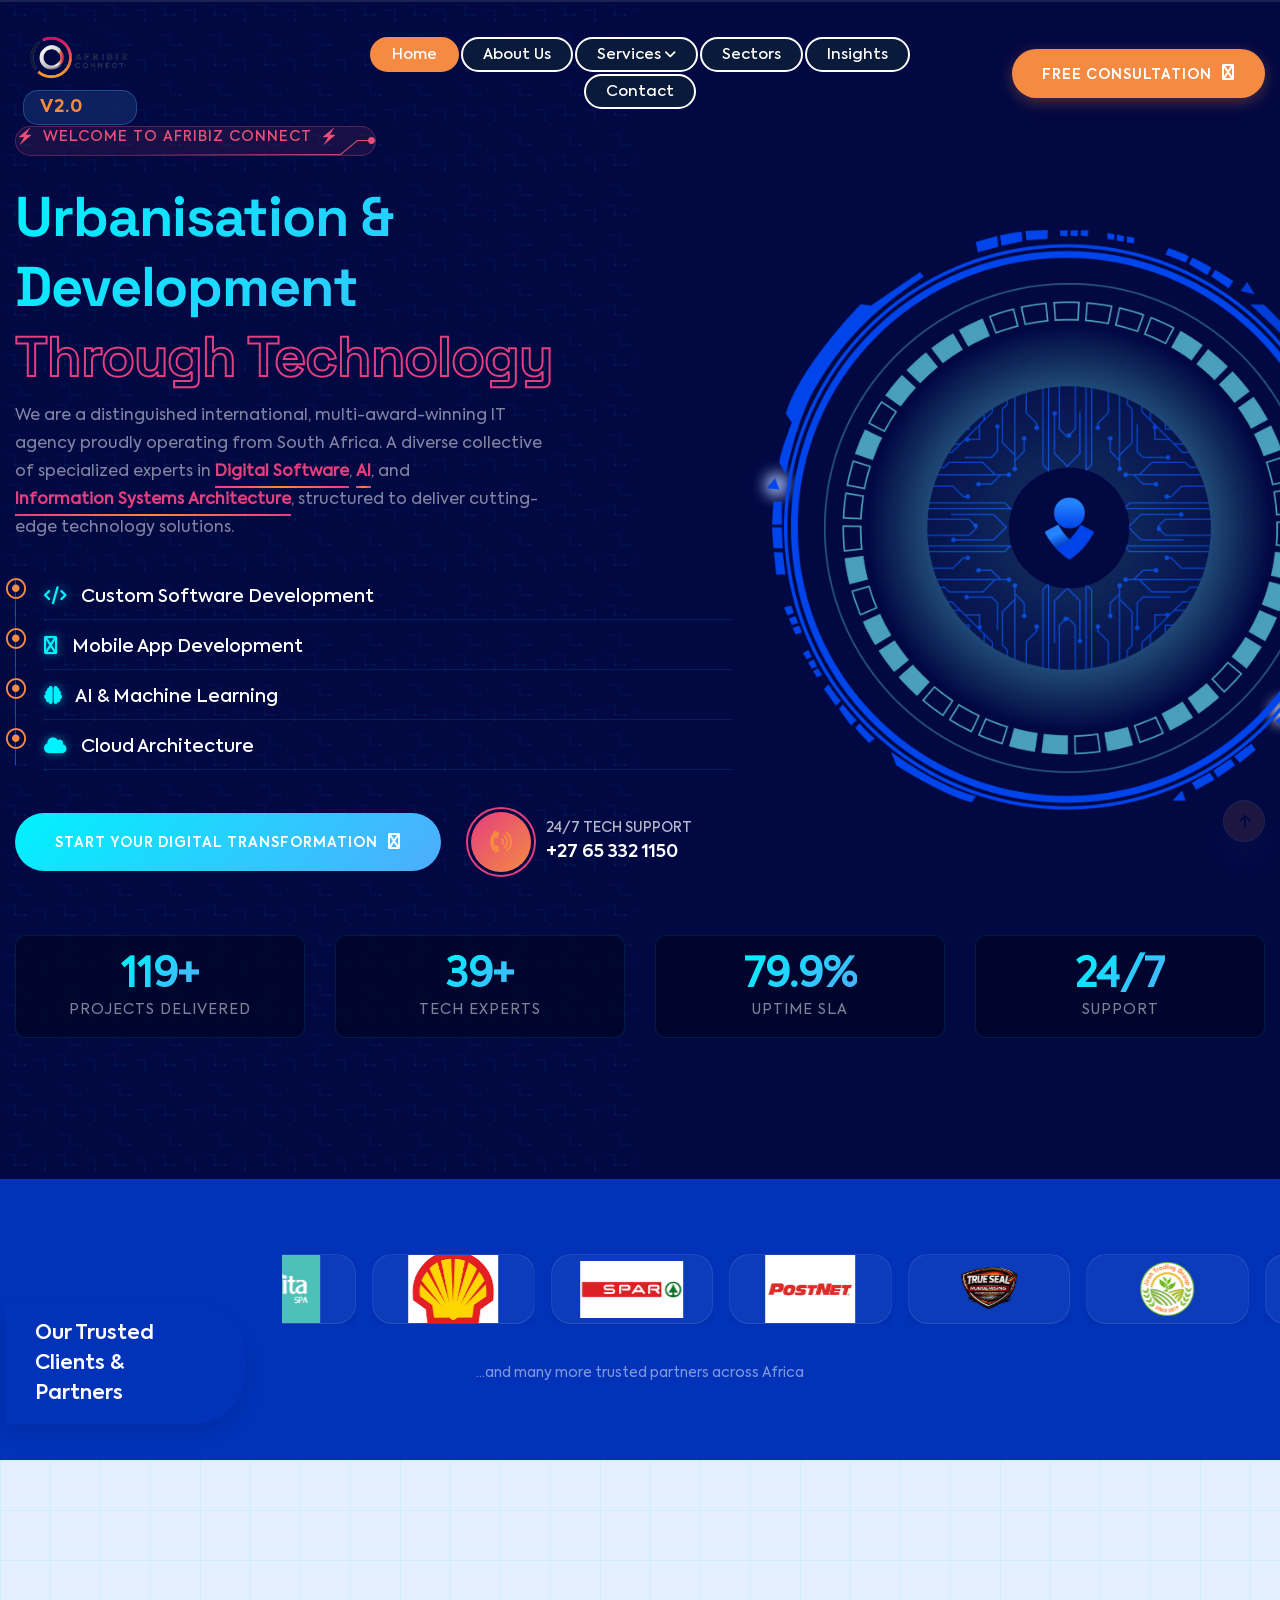
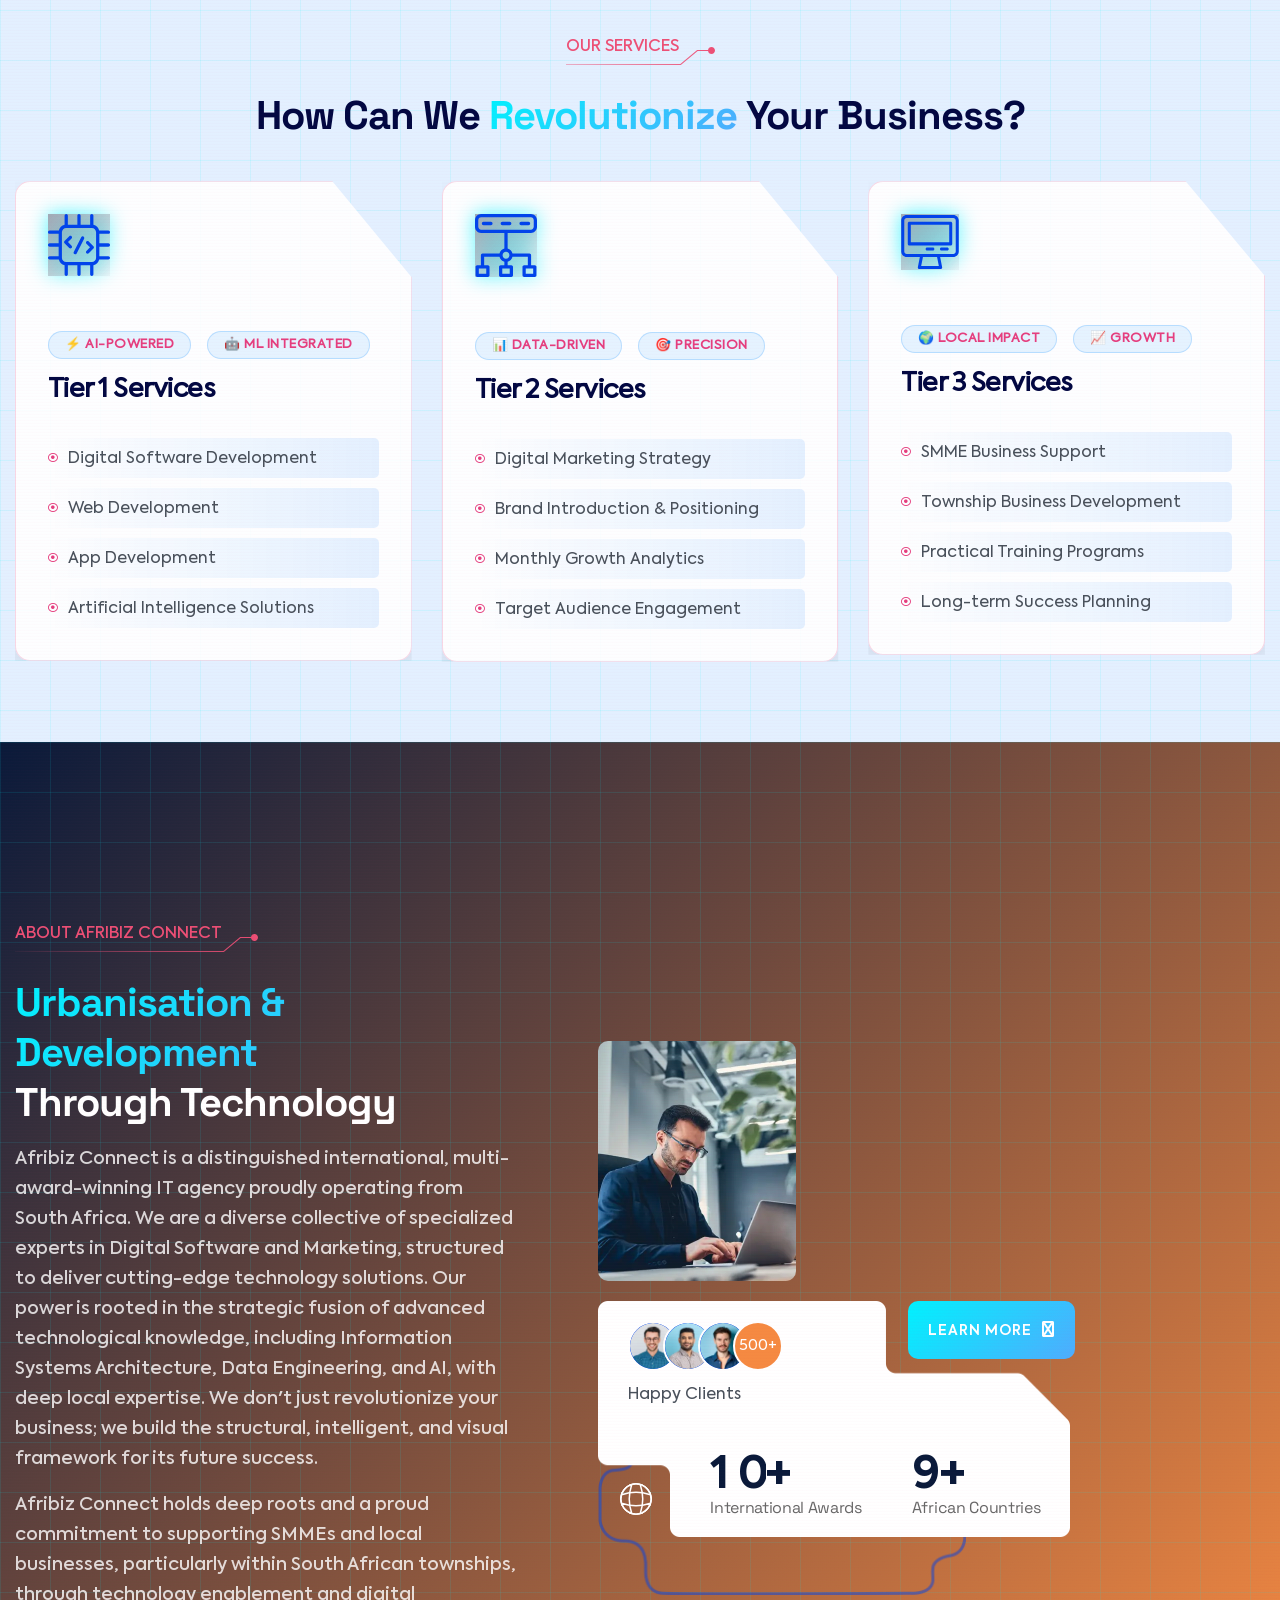
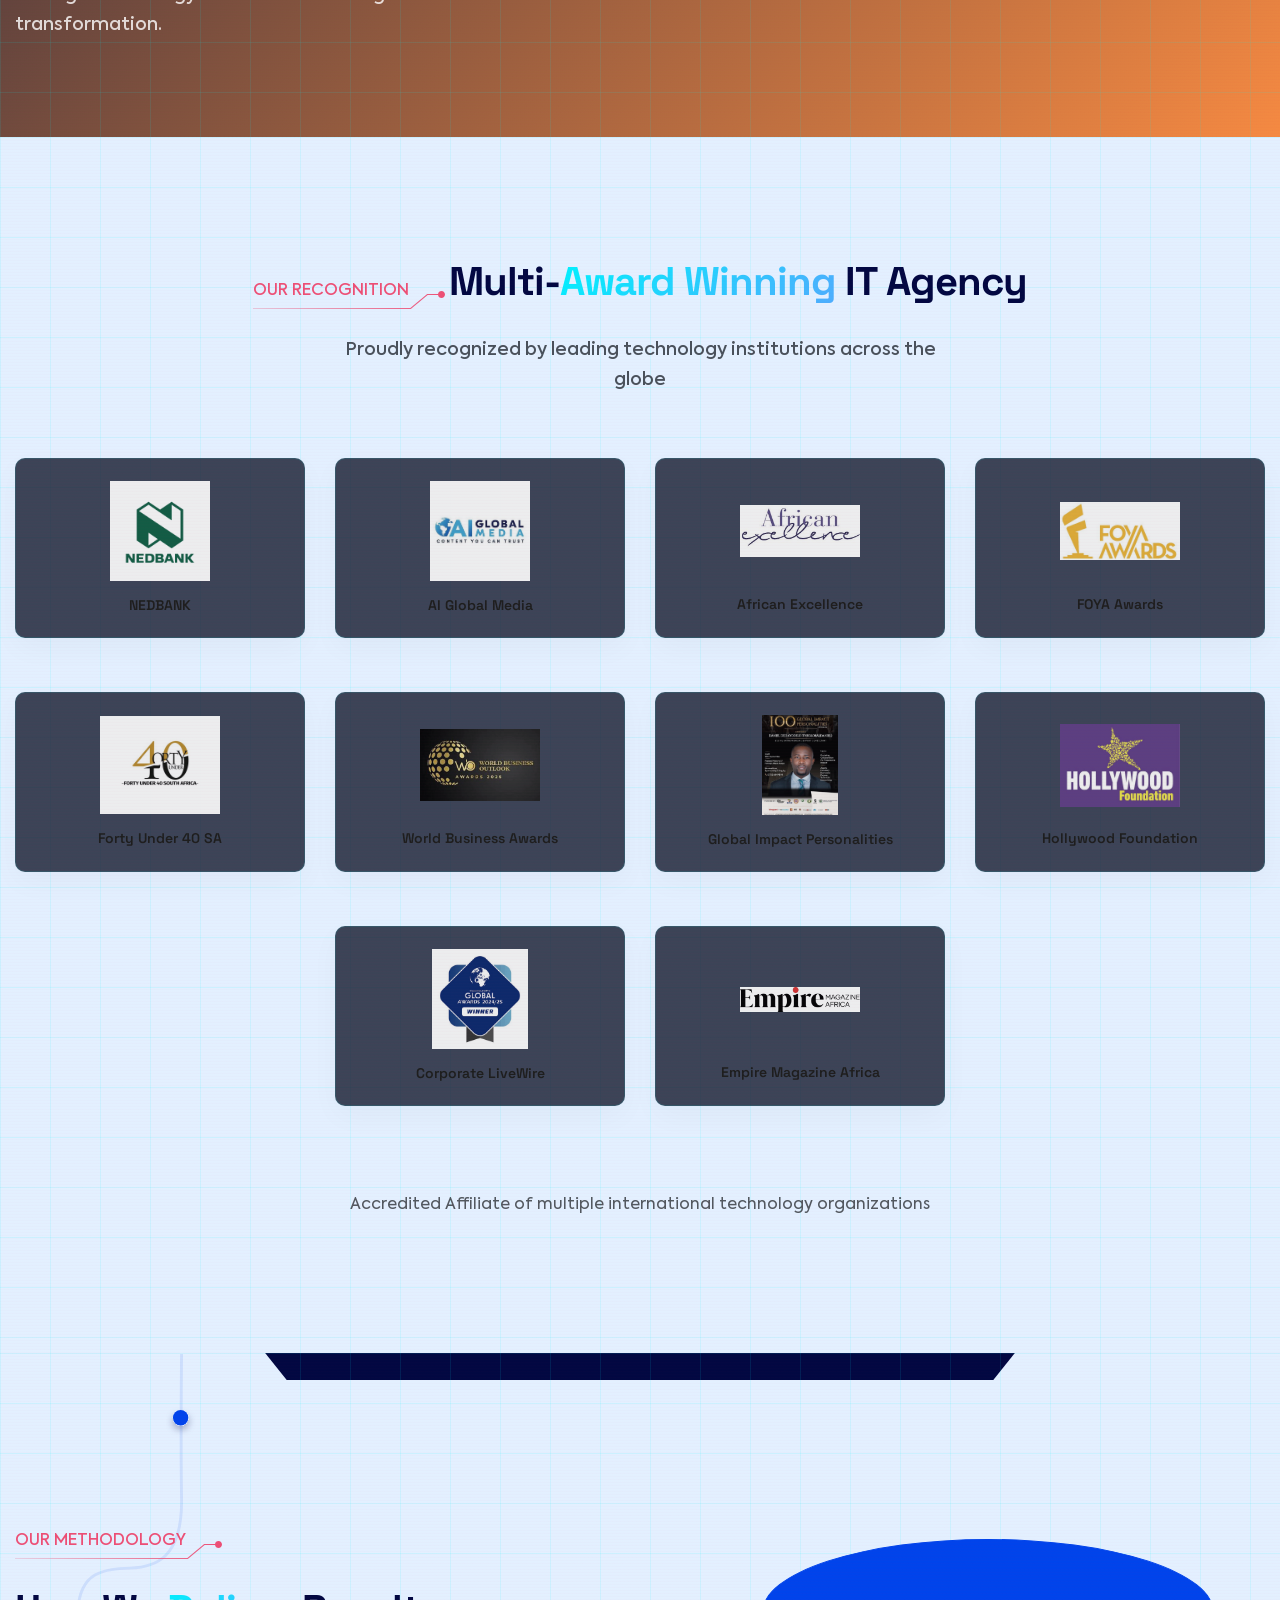
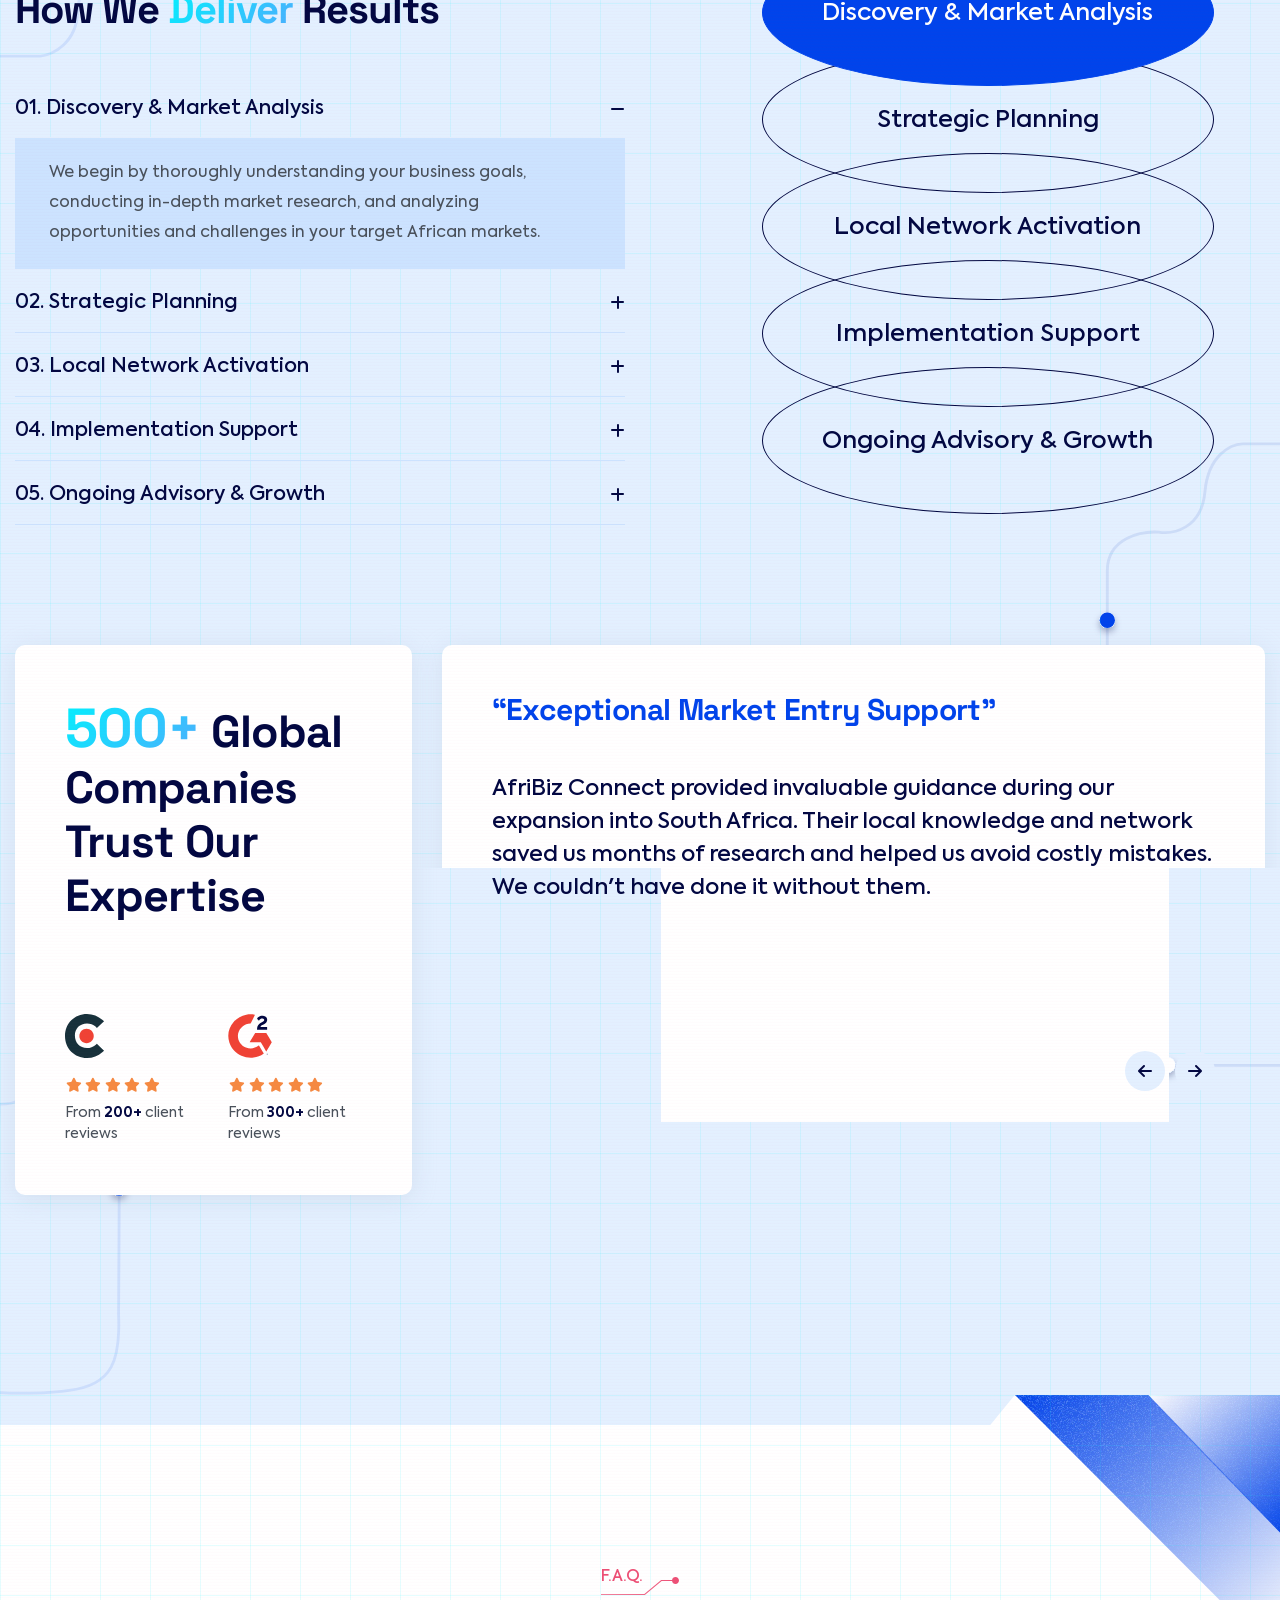
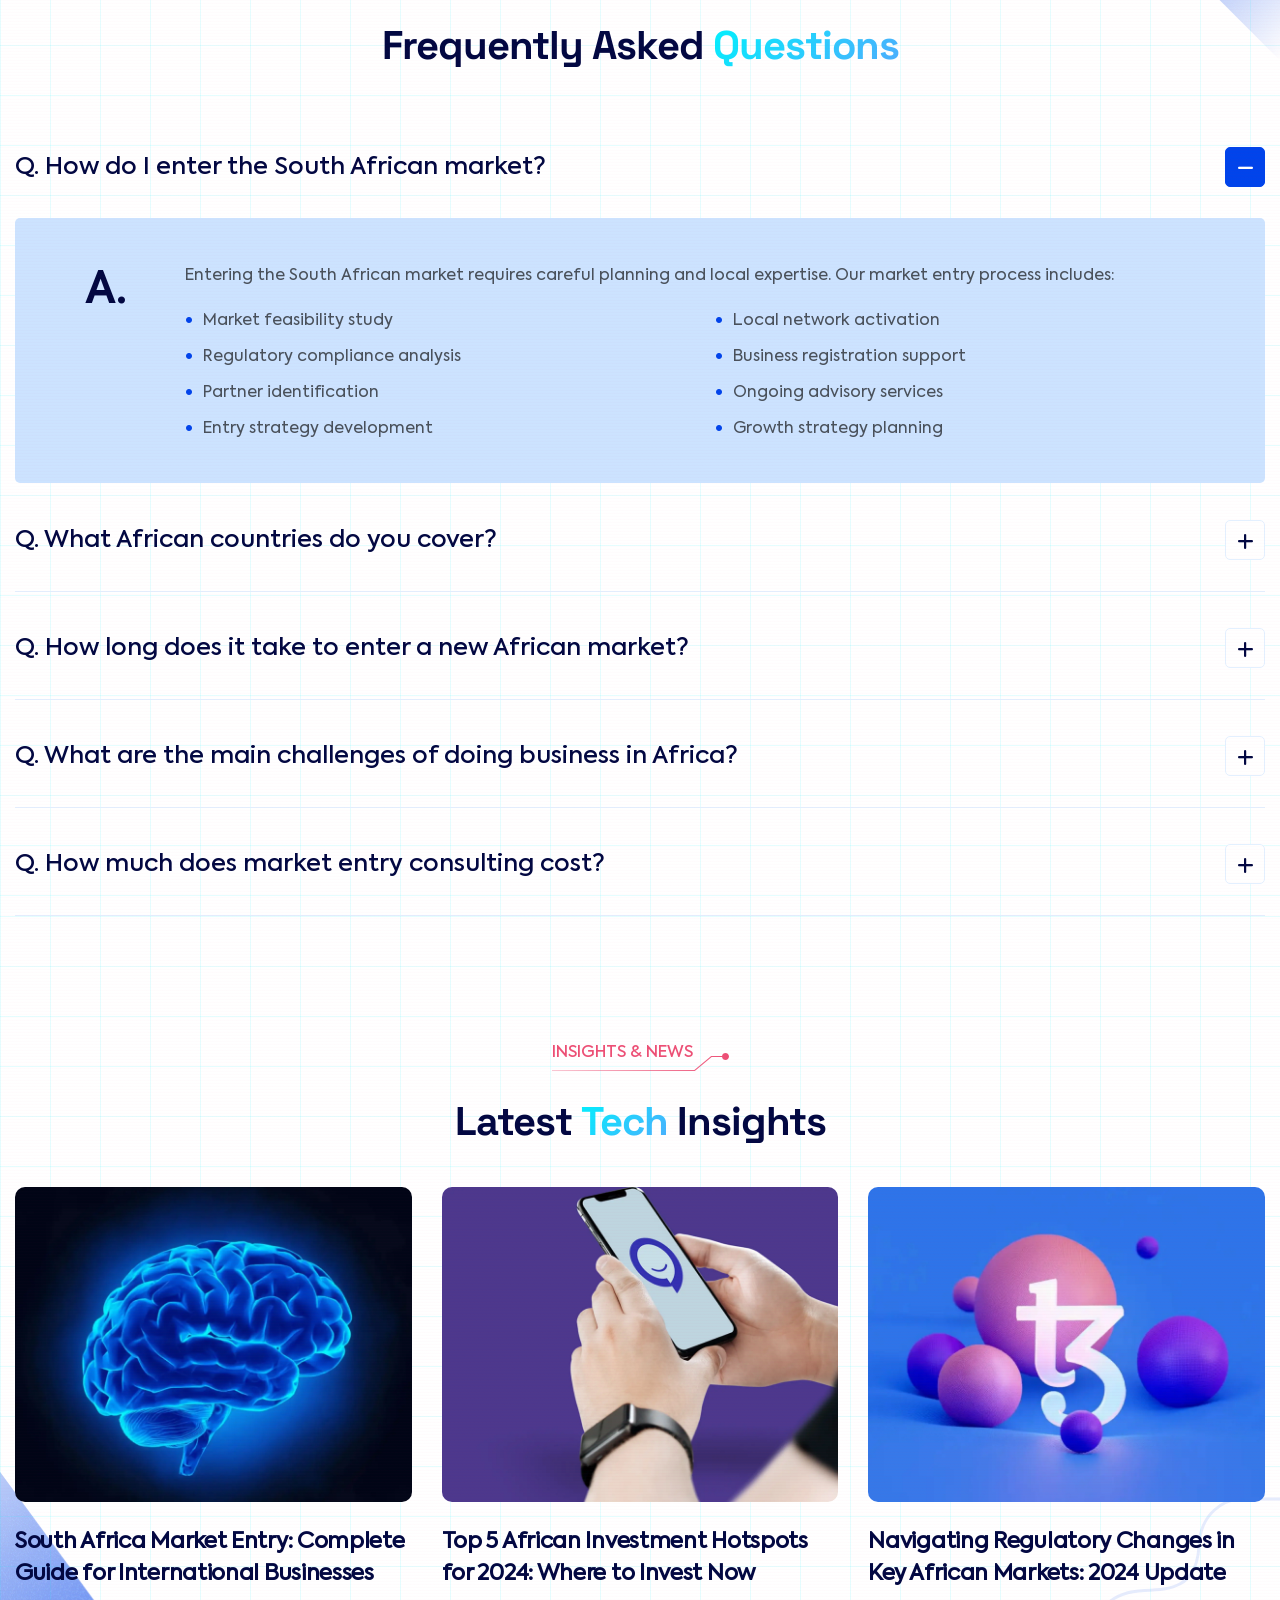
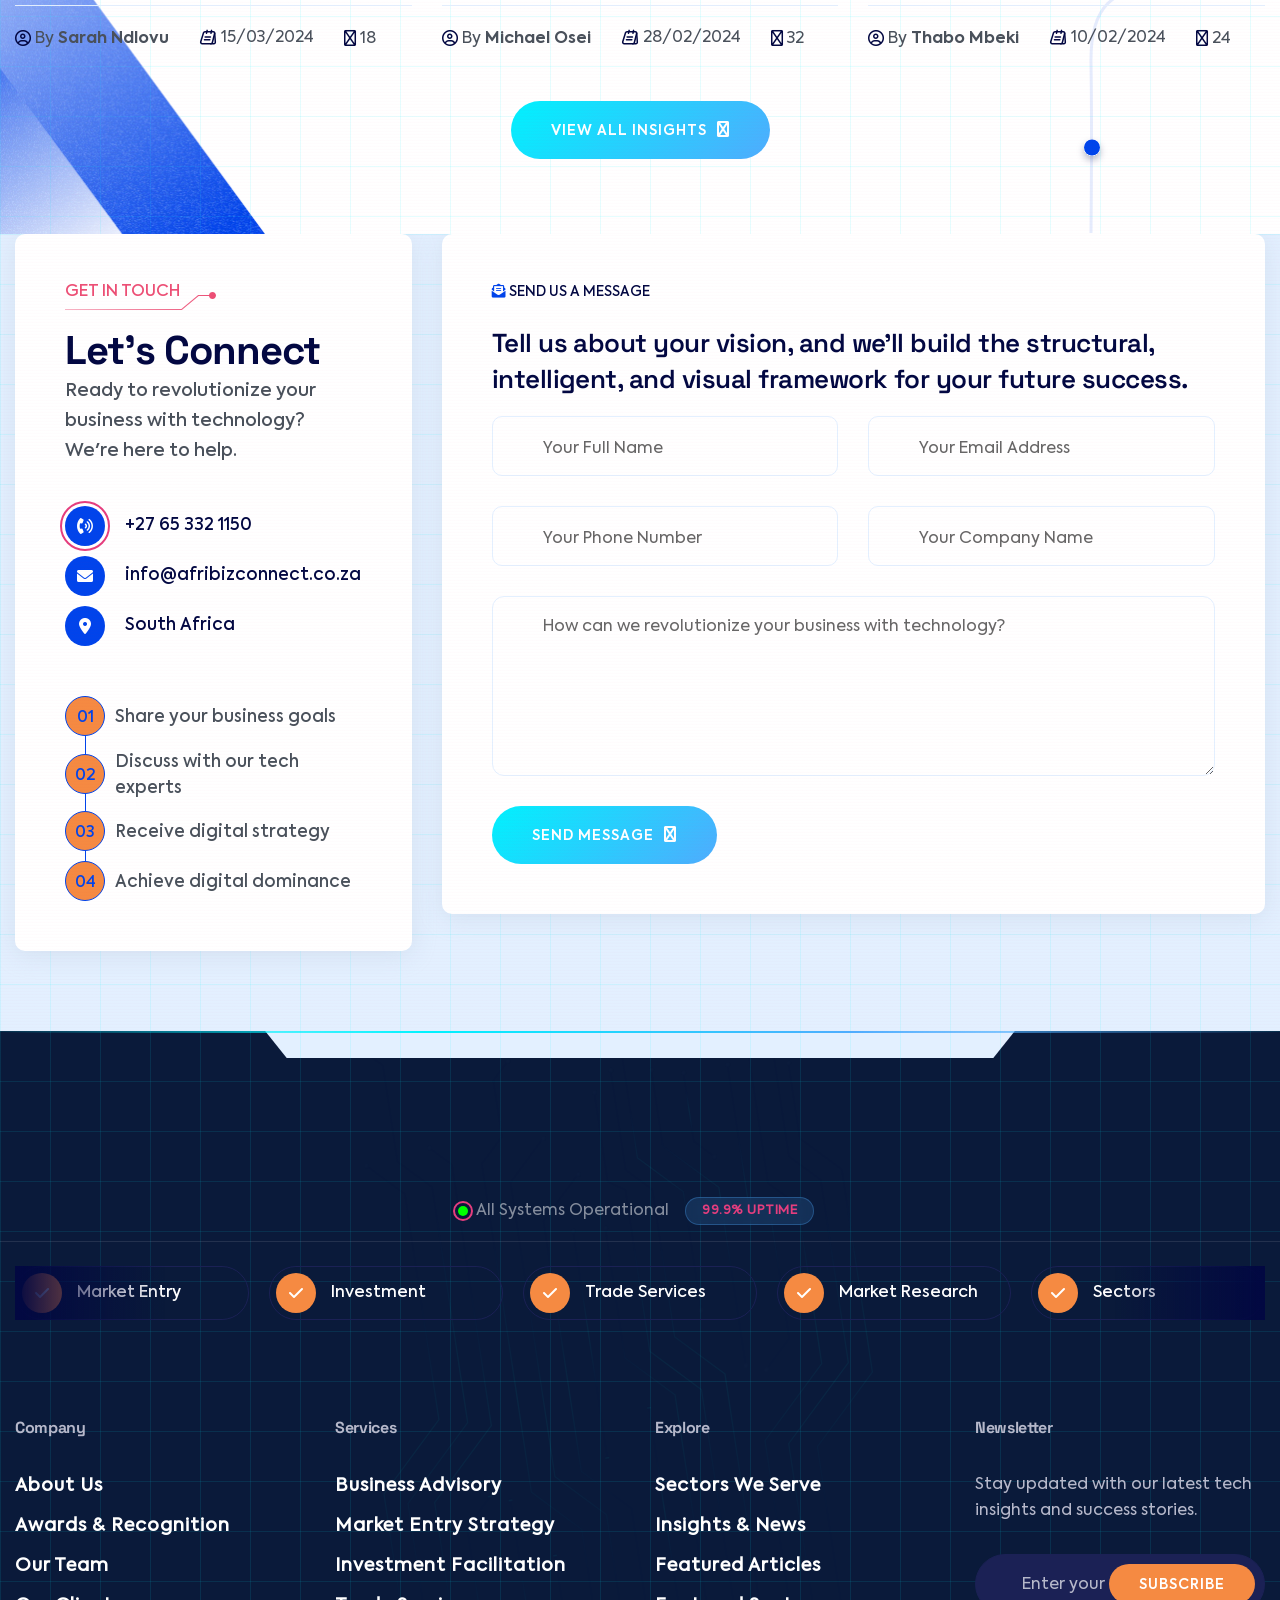
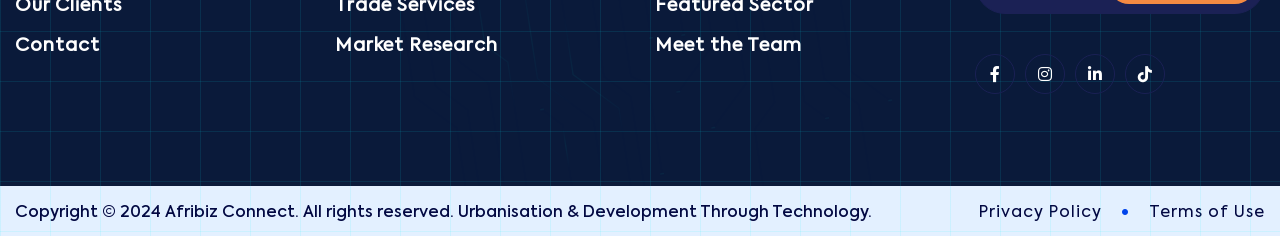
<file: index.html>
<!DOCTYPE html><html lang="en"><head>

    <meta charset="utf-8">
    <meta name="viewport" content="width=device-width, initial-scale=1, shrink-to-fit=no">
    <meta http-equiv="x-ua-compatible" content="ie=edge">
    <meta name="thumbnail" content="assets/images/Techco_page_thumbnail_2.webp">
<meta name="description" content="Afribiz Connect is a distinguished international, multi-award-winning IT agency operating from South Africa. Specializing in Digital Software, Marketing, Information Systems Architecture, Data Engineering, and AI.">
    <meta name="keywords" content="IT Solutions, Technology, Software Development, AI, Machine Learning, Digital Transformation">
    <meta name="author" content="Afribiz Connect">

<title>Afribiz Connect – IT Solutions & Technology Company South Africa | Digital Software & AI Development</title>
    <link rel="shortcut icon" href="images/favourite_icon_2.svg">

    <!-- Fraimwork - CSS Include -->
    <link rel="stylesheet" type="text/css" href="css/bootstrap.min.css">

    <!-- Icon - CSS Include -->
    <link rel="stylesheet" type="text/css" href="css/fontawesome.css">
    
    <!-- Font Awesome for additional tech icons -->
    <link rel="stylesheet" href="https://cdnjs.cloudflare.com/ajax/libs/font-awesome/6.0.0/css/all.min.css">

    <!-- Animation - CSS Include -->
    <link rel="stylesheet" type="text/css" href="css/animate.min.css">

    <!-- Carousel - CSS Include -->
    <link rel="stylesheet" type="text/css" href="css/swiper-bundle.min.css">

    <!-- Video & Image Popup - CSS Include -->
    <link rel="stylesheet" type="text/css" href="css/magnific-popup.min.css">

    <!-- Counter - CSS Include -->
    <link rel="stylesheet" type="text/css" href="css/odometer.min.css">

    <!-- Custom - CSS Include -->
    <link rel="stylesheet" type="text/css" href="css/style.css">

    <!-- Tech Font - Google Fonts -->
<link rel="preconnect" href="https://fonts.googleapis.com">
<link rel="preconnect" href="https://fonts.gstatic.com" crossorigin>
<link href="https://fonts.googleapis.com/css2?family=Space+Grotesk:wght@300;400;500;600;700&display=swap" rel="stylesheet">

<style>
/* IT Company Tech Styling - Add this to your style.css file */
:root {
  --primary-glow: #00f2fe;
  --secondary-glow: #4facfe;
  --dark-bg: #0a0f1e;
  --card-bg: rgba(18, 25, 45, 0.8);
  --grid-color: rgba(0, 242, 254, 0.1);
}

/* Matrix/Rain Code Background */
.matrix-bg {
  position: relative;
  overflow: hidden;
}

.matrix-bg::before {
  content: "";
  position: absolute;
  top: 0;
  left: 0;
  right: 0;
  bottom: 0;
  background: linear-gradient(45deg, 
    rgba(0,242,254,0.05) 0%, 
    rgba(79,172,254,0.05) 100%);
  background-size: 50px 50px;
  background-image: 
    linear-gradient(to right, var(--grid-color) 1px, transparent 1px),
    linear-gradient(to bottom, var(--grid-color) 1px, transparent 1px);
  pointer-events: none;
  z-index: 0;
}

/* Circuit Pattern Overlay */
.circuit-overlay-left {
  position: absolute;
  top: 0;
  left: 0;
  width: 50%;
  height: 100%;
  background-image: url('data:image/svg+xml;utf8,<svg xmlns="http://www.w3.org/2000/svg" viewBox="0 0 100 100" opacity="0.1"><path d="M10 10 L30 10 L30 30 L50 30 M70 20 L90 20 L90 40 M20 70 L40 70 L40 90 L60 90" stroke="%2300f2fe" fill="none" stroke-width="1"/><circle cx="30" cy="30" r="2" fill="%2300f2fe"/><circle cx="50" cy="30" r="2" fill="%2300f2fe"/><circle cx="90" cy="40" r="2" fill="%2300f2fe"/><circle cx="60" cy="90" r="2" fill="%2300f2fe"/></svg>');
  background-repeat: repeat;
  pointer-events: none;
  z-index: 1;
}

/* Data Stream Animation (for footer) */
.data-stream {
  position: relative;
}

.data-stream::after {
  content: "";
  position: absolute;
  top: 0;
  left: 0;
  right: 0;
  height: 2px;
  background: linear-gradient(90deg, 
    transparent, 
    var(--primary-glow), 
    var(--secondary-glow), 
    transparent);
  animation: dataFlow 3s linear infinite;
}

@keyframes dataFlow {
  0% { transform: translateX(-100%); }
  100% { transform: translateX(100%); }
}

/* Tech Cards */
.tech-card {
  background: var(--card-bg);
  backdrop-filter: blur(10px);
  border: 1px solid rgba(0, 242, 254, 0.2);
  border-radius: 15px;
  padding: 2rem;
  transition: all 0.3s ease;
  position: relative;
  overflow: hidden;
}

.tech-card::before {
  content: "";
  position: absolute;
  top: 0;
  left: -100%;
  width: 100%;
  height: 3px;
  background: linear-gradient(90deg, 
    transparent, 
    var(--primary-glow), 
    var(--secondary-glow), 
    transparent);
  transition: left 0.5s ease;
}

.tech-card:hover::before {
  left: 0;
}

.tech-card:hover {
  transform: translateY(-5px);
  box-shadow: 0 10px 30px rgba(0, 242, 254, 0.2);
  border-color: rgba(0, 242, 254, 0.4);
}

/* Glitch Text Effect */
.glitch-text {
  position: relative;
  animation: glitch 3s infinite;
}

@keyframes glitch {
  0%, 100% { transform: translate(0); }
  33% { transform: translate(-2px, 2px); }
  66% { transform: translate(2px, -2px); }
}

.gradient-text {
  background: linear-gradient(135deg, var(--primary-glow), var(--secondary-glow));
  -webkit-background-clip: text;
  -webkit-text-fill-color: transparent;
  background-clip: text;
}

/* Tech Badges */
.tech-badge {
  background: rgba(0, 242, 254, 0.1);
  border: 1px solid rgba(0, 242, 254, 0.3);
  border-radius: 30px;
  padding: 0.5rem 1.5rem;
  font-size: 0.9rem;
  letter-spacing: 1px;
}

.tech-badge-sm {
  background: rgba(79, 172, 254, 0.15);
  border-radius: 15px;
  padding: 0.2rem 1rem;
  font-size: 0.8rem;
  margin-right: 0.5rem;
  border: 1px solid rgba(79, 172, 254, 0.3);
}

/* Pulse Animation */
.pulse-ring {
  animation: pulse 2s infinite;
}

@keyframes pulse {
  0% { box-shadow: 0 0 0 0 rgba(0, 242, 254, 0.7); }
  70% { box-shadow: 0 0 0 10px rgba(0, 242, 254, 0); }
  100% { box-shadow: 0 0 0 0 rgba(0, 242, 254, 0); }
}

/* Tech Icons with Glow */
.tech-icon {
  color: var(--primary-glow);
  margin-right: 10px;
  filter: drop-shadow(0 0 5px rgba(0, 242, 254, 0.5));
}

.tech-icon-glow {
  filter: drop-shadow(0 0 10px rgba(0, 242, 254, 0.8));
  animation: iconPulse 2s infinite;
}

@keyframes iconPulse {
  0% { filter: drop-shadow(0 0 5px rgba(0, 242, 254, 0.5)); }
  50% { filter: drop-shadow(0 0 15px rgba(79, 172, 254, 0.8)); }
  100% { filter: drop-shadow(0 0 5px rgba(0, 242, 254, 0.5)); }
}

/* Scanline Effect */
.scanline {
  position: relative;
}

.scanline::after {
  content: "";
  position: absolute;
  top: 0;
  left: 0;
  width: 100%;
  height: 2px;
  background: rgba(255, 255, 255, 0.1);
  animation: scan 8s linear infinite;
  pointer-events: none;
}

@keyframes scan {
  0% { top: -10%; }
  100% { top: 110%; }
}

/* Tech List Items */
.tech-list-item {
  padding: 0.5rem 0;
  border-bottom: 1px solid rgba(0, 242, 254, 0.1);
  transition: all 0.3s ease;
}

.tech-list-item:hover {
  padding-left: 10px;
  border-bottom-color: var(--primary-glow);
}

/* Tech Buttons */
.tech-btn {
  background: linear-gradient(135deg, var(--primary-glow), var(--secondary-glow));
  border: none;
  position: relative;
  overflow: hidden;
  z-index: 1;
}

.tech-btn::before {
  content: "";
  position: absolute;
  top: 0;
  left: -100%;
  width: 100%;
  height: 100%;
  background: linear-gradient(135deg, var(--secondary-glow), var(--primary-glow));
  transition: left 0.3s ease;
  z-index: -1;
}

.tech-btn:hover::before {
  left: 0;
}

/* Logo Cards for Clients */
.logo-card {
  background: rgba(255, 255, 255, 0.05);
  backdrop-filter: blur(5px);
  border: 1px solid rgba(0, 242, 254, 0.1);
  border-radius: 10px;
  padding: 1rem;
  transition: all 0.3s ease;
}

.logo-card:hover {
  border-color: var(--primary-glow);
  transform: scale(1.05);
}

/* Award Cards Enhancement */
.award_logo_card {
  background: var(--card-bg);
  backdrop-filter: blur(5px);
  border: 1px solid rgba(0, 242, 254, 0.1);
  border-radius: 10px;
  padding: 1.5rem;
  transition: all 0.3s ease;
}

.award_logo_card:hover {
  border-color: var(--primary-glow);
  transform: translateY(-3px);
  box-shadow: 0 5px 20px rgba(0, 242, 254, 0.2);
}

/* Tech Dots */
.tech-dot {
  color: var(--primary-glow);
  font-size: 0.6rem;
  animation: blink 2s infinite;
}

@keyframes blink {
  0%, 100% { opacity: 1; }
  50% { opacity: 0.3; }
}

/* Loading Animation Enhancement */
.preloader .loader-line {
  background: linear-gradient(135deg, var(--primary-glow), var(--secondary-glow));
}

.loading-text {
  text-align: center;
  margin-top: 20px;
}

/* Tech Stats */
.tech-stats {
  position: relative;
  z-index: 10;
}

.stat-item {
  padding: 1rem;
  background: rgba(0,0,0,0.3);
  backdrop-filter: blur(5px);
  border-radius: 10px;
  border: 1px solid rgba(0,242,254,0.1);
}

.stat-value {
  font-size: 2.5rem;
  font-weight: 700;
  line-height: 1.2;
}

.stat-label {
  font-size: 0.9rem;
  text-transform: uppercase;
  letter-spacing: 1px;
}

/* System Status */
.system-status {
  padding: 1rem 0;
  border-bottom: 1px solid rgba(255,255,255,0.1);
}

/* Responsive Tech Elements */
@media (max-width: 768px) {
  .circuit-overlay-left {
    width: 100%;
    opacity: 0.3;
  }
  
  .tech-card {
    padding: 1.5rem;
  }
  
  .stat-value {
    font-size: 1.8rem;
  }
}
</style>

</head>

<body>

  <!-- Body Wrap - Start -->
  <div class="page_wrapper">

    <!-- Preloader - Start -->
    <div id="preloader" class="preloader">
      <div class="loader-circle">
        <div class="loader-line-mask">
          <div class="loader-line"></div>
        </div>
        <div class="loader-logo">
          <img src="images/logo1-removebg.png" alt="Afribiz Connect - IT Solutions & Technology">
          <div class="loading-text mt-2">
            <span class="tech-badge-sm">INITIALIZING</span>
            <span class="tech-badge-sm">SYSTEM BOOT</span>
          </div>
        </div>
      </div>
    </div>
    <!-- Preloader - End -->

    <!-- Back To Top - Start -->
    <div class="backtotop">
      <a href="#" class="scroll">
        <i class="fa-solid fa-arrow-up"></i>
      </a>
    </div>
    <!-- Back To Top - End -->

    <!-- Site Header - Start
    ================================================== -->
  <header class="site_header site_header_2">
<div class="header_bottom stricky">
  <div class="container">
    <div class="row align-items-center">
      <div class="col-lg-3 col-5">
        <div class="site_logo">
          <a class="site_link" href="index.html">
            <img src="images/logo1.png" alt="Afribiz Connect – IT Solutions & Technology">
            <span class="logo-badge tech-badge-sm ms-2">v2.0</span>
          </a>
        </div>
      </div>
      <div class="col-lg-6 col-2">
        <nav class="main_menu navbar navbar-expand-lg">
          <div class="main_menu_inner collapse navbar-collapse justify-content-lg-center" id="main_menu_dropdown">
            <ul class="main_menu_list unordered_list justify-content-center">
              <li class="active">
                <a class="nav-link" href="index.html">Home</a>
              </li>
              <li>
                <a class="nav-link" href="about.html">About Us</a>
              </li>
              <li class="dropdown">
                <a class="nav-link" href="#" id="services_submenu" role="button" data-bs-toggle="dropdown" aria-expanded="false">
                  Services
                </a>
                <ul class="dropdown-menu" aria-labelledby="services_submenu">
                  <li><a href="business-advisory.html">Business Advisory</a></li>
                  <li><a href="market-entry.html">Market Entry Strategy</a></li>
                  <li><a href="investment.html">Investment Facilitation</a></li>
                  <li><a href="trade-services.html">Trade Services</a></li>
                  <li><a href="research.html">Market Research</a></li>
                </ul>
              </li>
              <li>
                <a class="nav-link" href="sectors.html">Sectors</a>
              </li>
              <li>
                <a class="nav-link" href="insights.html">Insights</a>
              </li>
              <li>
                <a class="nav-link" href="contact.html">Contact</a>
              </li>
            </ul>
          </div>
        </nav>
      </div>
      <div class="col-lg-3 col-5">
        <ul class="header_btns_group unordered_list justify-content-end">
          <li>
            <button class="mobile_menu_btn" type="button" data-bs-toggle="collapse" data-bs-target="#main_menu_dropdown" aria-expanded="false" aria-label="Toggle navigation">
              <i class="far fa-bars"></i>
            </button>
          </li>
          <li>
            <a class="btn btn-primary ripple-effect tech-btn" href="contact.html">
              <span class="btn_label" data-text="Free Consultation">Free Consultation</span>
              <span class="btn_icon">
                <i class="fa-solid fa-arrow-up-right"></i>
              </span>
            </a>
          </li>
        </ul>
      </div>
    </div>
  </div>
</div>
</header>
    <!-- Site Header - End
    ================================================== -->

    <!-- Main Body - Start
    ================================================== -->
    <main class="page_content">
<!-- IT Solution Hero Section - Start
================================================== -->
<section class="software_company_hero_section xb-hidden tech-hero scanline">
<div class="container">
  <div class="row align-items-center">
    <div class="col-lg-7 fade-up">
      <div class="content_wrap">
        <div class="heading_focus_text has_underline text-white d-inline-flex tech-badge" style="background-image: url('images/shape_title_under_line.svg');">
          <span class="ai-pulse">⚡</span> Welcome to Afribiz Connect <span class="ai-pulse">⚡</span>
        </div>
        <h1 class="text-white glitch-text">
          <span class="gradient-text">Urbanisation & Development</span> <br>
          <span class="tech-stroke">Through Technology</span>
        </h1>
        <p class="text-white-50">
          We are a distinguished international, multi-award-winning IT agency proudly operating from South Africa. A diverse collective of specialized experts in <span class="tech-highlight">Digital Software</span>, <span class="tech-highlight">AI</span>, and <span class="tech-highlight">Information Systems Architecture</span>, structured to deliver cutting-edge technology solutions.
        </p>
        <ul class="step_list text-white unordered_list_block">
          <li class="tech-list-item"><i class="fa-solid fa-code tech-icon"></i> Custom Software Development</li>
          <li class="tech-list-item"><i class="fa-solid fa-mobile-screen tech-icon"></i> Mobile App Development</li>
          <li class="tech-list-item"><i class="fa-solid fa-brain tech-icon"></i> AI & Machine Learning</li>
          <li class="tech-list-item"><i class="fa-solid fa-cloud tech-icon"></i> Cloud Architecture</li>
        </ul>
        <ul class="btns_group unordered_list p-0 justify-content-start">
          <li>
            <a class="btn tech-btn ripple-effect" href="contact.html">
              <span class="btn_label" data-text="START YOUR DIGITAL TRANSFORMATION">START YOUR DIGITAL TRANSFORMATION</span>
              <span class="btn_icon">
                <i class="fa-solid fa-arrow-up-right"></i>
              </span>
            </a>
          </li>
          <li>
            <a class="hotline_block tech-hotline" href="tel:+27653321150">
              <span class="hotline_icon pulse-ring">
                <i class="fa-solid fa-phone-volume"></i>
              </span>
              <span class="hotline_content">
                <small>24/7 TECH SUPPORT</small>
                <strong class="text-white">+27 65 332 1150</strong>
              </span>
            </a>
          </li>
        </ul>
      </div>
    </div>
    
    <!-- LEFT COMPLETELY UNCHANGED - YOUR CIRCLES ARE SAFE -->
    <div class="col-lg-5">
      <div class="engine_image">
        <div class="image_wrap_1">
          <img src="images/circle_engine_1.webp" alt="Afribiz Connect">
        </div>
        <div class="image_wrap_2">
          <img src="images/circle_engine_2.webp" alt="Afribiz Connect">
        </div>
        <div class="image_wrap_3">
          <img src="images/circle_engine_3.webp" alt="Afribiz Connect">
        </div>
        <div class="image_wrap_4">
          <img src="images/circle_engine_4.png" alt="Afribiz Connect">
        </div>
      </div>
    </div>
    <!-- CIRCLES SECTION END - UNCHANGED -->
    
  </div>
</div>

<!-- Circuit pattern overlay - ONLY on left side, not affecting circles -->
<div class="circuit-overlay-left"></div>

<!-- Tech Stats Section - NEW -->
<div class="tech-stats mt-5 container">
  <div class="row justify-content-center text-center">
    <div class="col-md-3 col-6 mb-3">
      <div class="stat-item">
        <div class="stat-value gradient-text" data-count="150">150+</div>
        <div class="stat-label text-white-50">Projects Delivered</div>
      </div>
    </div>
    <div class="col-md-3 col-6 mb-3">
      <div class="stat-item">
        <div class="stat-value gradient-text" data-count="50">50+</div>
        <div class="stat-label text-white-50">Tech Experts</div>
      </div>
    </div>
    <div class="col-md-3 col-6 mb-3">
      <div class="stat-item">
        <div class="stat-value gradient-text" data-count="99.9">99.9%</div>
        <div class="stat-label text-white-50">Uptime SLA</div>
      </div>
    </div>
    <div class="col-md-3 col-6 mb-3">
      <div class="stat-item">
        <div class="stat-value gradient-text" data-count="24/7">24/7</div>
        <div class="stat-label text-white-50">Support</div>
      </div>
    </div>
  </div>
</div>
</section>
<!-- IT Solution Hero Section - End
================================================== -->

<!-- Feature Partners Section - Start
================================================== -->
<div class="feature_partners_section">
<div class="container position-relative">
  <div class="title_text text-white fade-up">
    Our Trusted Clients & Partners
  </div>
  <div class="client_logo_carousel">
    <div class="swiper-wrapper">
      <!-- First set of clients -->
      <div class="swiper-slide">
        <div class="client_logo_item logo-card">
          <img src="images/clients/shell-logo.png" alt="Shell - Client Logo">
        </div>
      </div>
      <div class="swiper-slide">
        <div class="client_logo_item logo-card">
          <img src="images/clients/spar-logo.png" alt="SPAR - Client Logo">
        </div>
      </div>
      <div class="swiper-slide">
        <div class="client_logo_item logo-card">
          <img src="images/clients/postnet-logo.png" alt="POSTNET - Client Logo">
        </div>
      </div>
      <div class="swiper-slide">
        <div class="client_logo_item logo-card">
          <img src="images/clients/KZN-logo.png" alt="KZN - Client Logo">
        </div>
      </div>
      <div class="swiper-slide">
        <div class="client_logo_item logo-card">
          <img src="images/clients/jireh-logo.png" alt="jireh-logo - Client Logo">
        </div>
      </div>
      <div class="swiper-slide">
        <div class="client_logo_item logo-card">
          <img src="images/clients/da-logo.png" alt="DA - Client Logo">
        </div>
      </div>
      <div class="swiper-slide">
        <div class="client_logo_item logo-card">
          <img src="images/clients/elite-angling-logo.png" alt="ELITE ANGLING - Client Logo">
        </div>
      </div>
      <div class="swiper-slide">
        <div class="client_logo_item logo-card">
          <img src="images/clients/cafe-cuba-logo.png" alt="CAFE CUBA - Client Logo">
        </div>
      </div>
      <div class="swiper-slide">
        <div class="client_logo_item logo-card">
          <img src="images/clients/overflow-logo.png" alt="OVERFLOW - Client Logo">
        </div>
      </div>
      <div class="swiper-slide">
        <div class="client_logo_item logo-card">
          <img src="images/clients/secure911-logo.jpg" alt="SECURE911 - Client Logo">
        </div>
      </div>
      <div class="swiper-slide">
        <div class="client_logo_item logo-card">
          <img src="images/clients/el-patrion-logo.png" alt="EL PATRION - Client Logo">
        </div>
      </div>
      <div class="swiper-slide">
        <div class="client_logo_item logo-card">
          <img src="images/clients/apple-assist-logo.jpg" alt="APPLE ASSIST - Client Logo">
        </div>
      </div>
      <div class="swiper-slide">
        <div class="client_logo_item logo-card">
          <img src="images/clients/dmc-medical-logo.png" alt="DMC MEDICAL SUPPLIERS - Client Logo">
        </div>
      </div>
      <div class="swiper-slide">
        <div class="client_logo_item logo-card">
          <img src="images/clients/engen-logo.jpg" alt="ENGEN - Client Logo">
        </div>
      </div>
      <div class="swiper-slide">
        <div class="client_logo_item logo-card">
          <img src="images/clients/takeasport-logo.png" alt="TAKEASPORT - Client Logo">
        </div>
      </div>
      <div class="swiper-slide">
        <div class="client_logo_item logo-card">
          <img src="images/clients/voucher-plus-logo.png" alt="VOUCHER PLUS - Client Logo">
        </div>
      </div>
      <div class="swiper-slide">
        <div class="client_logo_item logo-card">
          <img src="images/clients/reaction-unit-logo.png" alt="REACTION UNIT SA - Client Logo">
        </div>
      </div>
      <div class="swiper-slide">
        <div class="client_logo_item logo-card">
          <img src="images/clients/la-vita-spa-logo.png" alt="LA VITA SPA - Client Logo">
        </div>
      </div>

      <!-- Second set (duplicate for seamless infinite scroll) -->
      <div class="swiper-slide">
        <div class="client_logo_item logo-card">
          <img src="images/clients/shell-logo.png" alt="Shell - Client Logo">
        </div>
      </div>
      <div class="swiper-slide">
        <div class="client_logo_item logo-card">
          <img src="images/clients/spar-logo.png" alt="SPAR - Client Logo">
        </div>
      </div>
      <div class="swiper-slide">
        <div class="client_logo_item logo-card">
          <img src="images/clients/KZN-logo.png" alt="KZN - Client Logo">
        </div>
      </div>
      <div class="swiper-slide">
        <div class="client_logo_item logo-card">
          <img src="images/clients/jireh-logo.png" alt="jireh - Client Logo">
        </div>
      </div>
      <div class="swiper-slide">
        <div class="client_logo_item logo-card">
          <img src="images/clients/postnet-logo.png" alt="POSTNET - Client Logo">
        </div>
      </div>
      <div class="swiper-slide">
        <div class="client_logo_item logo-card">
          <img src="images/clients/da-logo.png" alt="DA - Client Logo">
        </div>
      </div>
      <div class="swiper-slide">
        <div class="client_logo_item logo-card">
          <img src="images/clients/elite-angling-logo.png" alt="ELITE ANGLING - Client Logo">
        </div>
      </div>
      <div class="swiper-slide">
        <div class="client_logo_item logo-card">
          <img src="images/clients/cafe-cuba-logo.png" alt="CAFE CUBA - Client Logo">
        </div>
      </div>
      <div class="swiper-slide">
        <div class="client_logo_item logo-card">
          <img src="images/clients/overflow-logo.png" alt="OVERFLOW - Client Logo">
        </div>
      </div>
      <div class="swiper-slide">
        <div class="client_logo_item logo-card">
          <img src="images/clients/secure911-logo.jpg" alt="SECURE911 - Client Logo">
        </div>
      </div>
      <div class="swiper-slide">
        <div class="client_logo_item logo-card">
          <img src="images/clients/el-patrion-logo.png" alt="EL PATRION - Client Logo">
        </div>
      </div>
      <div class="swiper-slide">
        <div class="client_logo_item logo-card">
          <img src="images/clients/apple-assist-logo.jpg" alt="APPLE ASSIST - Client Logo">
        </div>
      </div>
      <div class="swiper-slide">
        <div class="client_logo_item logo-card">
          <img src="images/clients/dmc-medical-logo.png" alt="DMC MEDICAL SUPPLIERS - Client Logo">
        </div>
      </div>
      <div class="swiper-slide">
        <div class="client_logo_item logo-card">
          <img src="images/clients/engen-logo.jpg" alt="ENGEN - Client Logo">
        </div>
      </div>
      <div class="swiper-slide">
        <div class="client_logo_item logo-card">
          <img src="images/clients/takeasport-logo.png" alt="TAKEASPORT - Client Logo">
        </div>
      </div>
      <div class="swiper-slide">
        <div class="client_logo_item logo-card">
          <img src="images/clients/voucher-plus-logo.png" alt="VOUCHER PLUS - Client Logo">
        </div>
      </div>
      <div class="swiper-slide">
        <div class="client_logo_item logo-card">
          <img src="images/clients/reaction-unit-logo.png" alt="REACTION UNIT SA - Client Logo">
        </div>
      </div>
      <div class="swiper-slide">
        <div class="client_logo_item logo-card">
          <img src="images/clients/la-vita-spa-logo.png" alt="LA VITA SPA - Client Logo">
        </div>
      </div>
    </div>
  </div>
  
  <!-- Optional: Add "and more" text -->
  <div class="text-center mt-4 fade-up">
    <p class="text-white-50 small">...and many more trusted partners across Africa</p>
  </div>
</div>
</div>
<!-- Feature Partners Section - End
================================================== -->

<!-- Service Section - Start
================================================== -->
<section class="service_section pt-175 pb-80 bg-light section_decoration xb-hidden tech-services matrix-bg">
<div class="container">
  <div class="heading_block text-center">
    <div class="heading_focus_text has_underline d-inline-flex fade-up" style="background-image: url('images/shape_title_under_line.svg');">
      Our Services
    </div>
    <h2 class="heading_text mb-0 fade-up">
      How Can We <mark class="gradient-text">Revolutionize</mark> Your Business?
    </h2>
  </div>

  <div class="row stagger-fade">
    <!-- TIER 1 -->
    <div class="col-lg-4">
      <div class="service_block_2 tech-card">
        <div class="service_icon tech-icon-glow">
          <img src="images/icon_code.svg" alt="Tier 1 Services">
        </div>
        <div class="tech-badge-container">
          <span class="tech-badge-sm">⚡ AI-POWERED</span>
          <span class="tech-badge-sm">🤖 ML INTEGRATED</span>
        </div>
        <h3 class="service_title">
          <a href="tier-1.html">
            Tier 1 Services
          </a>
        </h3>
        <ul class="icon_list unordered_list_block">
          <li>
            <span class="icon_list_icon">
              <i class="fa-regular fa-circle-dot tech-dot"></i>
            </span>
            <span class="icon_list_text">
              Digital Software Development
            </span>
          </li>
          <li>
            <span class="icon_list_icon">
              <i class="fa-regular fa-circle-dot tech-dot"></i>
            </span>
            <span class="icon_list_text">
              Web Development
            </span>
          </li>
          <li>
            <span class="icon_list_icon">
              <i class="fa-regular fa-circle-dot tech-dot"></i>
            </span>
            <span class="icon_list_text">
              App Development
            </span>
          </li>
          <li>
            <span class="icon_list_icon">
              <i class="fa-regular fa-circle-dot tech-dot"></i>
            </span>
            <span class="icon_list_text">
              Artificial Intelligence Solutions
            </span>
          </li>
        </ul>
      </div>
    </div>
    
    <!-- TIER 2 -->
    <div class="col-lg-4">
      <div class="service_block_2 tech-card">
        <div class="service_icon tech-icon-glow">
          <img src="images/icon_programming_tree.svg" alt="Tier 2 Services">
        </div>
        <div class="tech-badge-container">
          <span class="tech-badge-sm">📊 DATA-DRIVEN</span>
          <span class="tech-badge-sm">🎯 PRECISION</span>
        </div>
        <h3 class="service_title">
          <a href="tier-2.html">
            Tier 2 Services
          </a>
        </h3>
        <ul class="icon_list unordered_list_block">
          <li>
            <span class="icon_list_icon">
              <i class="fa-regular fa-circle-dot tech-dot"></i>
            </span>
            <span class="icon_list_text">
              Digital Marketing Strategy
            </span>
          </li>
          <li>
            <span class="icon_list_icon">
              <i class="fa-regular fa-circle-dot tech-dot"></i>
            </span>
            <span class="icon_list_text">
              Brand Introduction & Positioning
            </span>
          </li>
          <li>
            <span class="icon_list_icon">
              <i class="fa-regular fa-circle-dot tech-dot"></i>
            </span>
            <span class="icon_list_text">
              Monthly Growth Analytics
            </span>
          </li>
          <li>
            <span class="icon_list_icon">
              <i class="fa-regular fa-circle-dot tech-dot"></i>
            </span>
            <span class="icon_list_text">
              Target Audience Engagement
            </span>
          </li>
        </ul>
      </div>
    </div>
    
    <!-- TIER 3 - SMME & Township Support -->
    <div class="col-lg-4">
      <div class="service_block_2 tech-card">
        <div class="service_icon tech-icon-glow">
          <img src="images/icon_monitor_2.svg" alt="Tier 3 Services">
        </div>
        <div class="tech-badge-container">
          <span class="tech-badge-sm">🌍 LOCAL IMPACT</span>
          <span class="tech-badge-sm">📈 GROWTH</span>
        </div>
        <h3 class="service_title">
          <a href="tier-3.html">
            Tier 3 Services
          </a>
        </h3>
        <ul class="icon_list unordered_list_block">
          <li>
            <span class="icon_list_icon">
              <i class="fa-regular fa-circle-dot tech-dot"></i>
            </span>
            <span class="icon_list_text">
              SMME Business Support
            </span>
          </li>
          <li>
            <span class="icon_list_icon">
              <i class="fa-regular fa-circle-dot tech-dot"></i>
            </span>
            <span class="icon_list_text">
              Township Business Development
            </span>
          </li>
          <li>
            <span class="icon_list_icon">
              <i class="fa-regular fa-circle-dot tech-dot"></i>
            </span>
            <span class="icon_list_text">
              Practical Training Programs
            </span>
          </li>
          <li>
            <span class="icon_list_icon">
              <i class="fa-regular fa-circle-dot tech-dot"></i>
            </span>
            <span class="icon_list_text">
              Long-term Success Planning
            </span>
          </li>
        </ul>
      </div>
    </div>
  </div>
</div>
</section>
<!-- Service Section - End
================================================== -->

      <!-- About and Case Section - Start
      ================================================== -->
<section class="about_and_case_section section_space section_decoration bg-dark matrix-bg" style="background-image: url('images/bg_image_2.webp');">
<div class="container">
  <div class="row align-items-center justify-content-lg-between">
    <div class="col-lg-7 order-lg-last fade-up">
      <div class="about_image_2">
        <div class="image_wrap">
          <img src="images/about_image_6.webp" alt="Afribiz Connect Team">
        </div>
        <div class="about_funfact_info" style="background-image: url('images/shape_bg_1.webp');">
          <div class="customer_count">
            <ul class="unordered_list">
              <li>
                <img src="images/avatar_1.webp" alt="Client Avatar">
              </li>
              <li>
                <img src="images/avatar_2.webp" alt="Client Avatar">
              </li>
              <li>
                <img src="images/avatar_3.webp" alt="Client Avatar">
              </li>
              <li>
                <span>500+</span>
              </li>
            </ul>
            <p class="mb-0">
              Happy Clients
            </p>
          </div>
          <div class="about_funfact_counter">
            <div class="funfact_item">
              <div class="counter_value">
                <span class="odometer counter-number" data-count="10">0</span>
                <span>+</span>
              </div>
              <h3 class="funfact_title mb-0">International Awards</h3>
            </div>
            <div class="funfact_item">
              <div class="counter_value">
                <span class="odometer counter-number" data-count="9">0</span>
                <span>+</span>
              </div>
              <h3 class="funfact_title mb-0">African Countries</h3>
            </div>
          </div>
          <a class="btn btn-primary ripple-effect tech-btn" href="about.html">
            <span class="btn_label" data-text="Learn More">Learn More</span>
            <span class="btn_icon">
              <i class="fa-solid fa-arrow-up-right"></i>
            </span>
          </a>
          <div class="icon_globe">
            <img src="images/icon_global.svg" alt="Icon Globe">
          </div>
        </div>
        <div class="space_line">
          <img src="images/shape_line.webp" alt="Shape Line">
        </div>
      </div>
    </div>
    <div class="col-lg-5 fade-up">
      <div class="about_content">
        <div class="heading_block mb-0 text-white">
          <div class="heading_focus_text has_underline d-inline-flex" style="background-image: url('images/shape_title_under_line.svg');">
            About Afribiz Connect
          </div>
          <h2 class="heading_text glitch">
            <mark class="gradient-text">Urbanisation & Development</mark> Through Technology
          </h2>
          <p class="heading_description mb-0">
            Afribiz Connect is a distinguished international, multi-award-winning IT agency proudly operating from South Africa. We are a diverse collective of specialized experts in Digital Software and Marketing, structured to deliver cutting-edge technology solutions. Our power is rooted in the strategic fusion of advanced technological knowledge, including Information Systems Architecture, Data Engineering, and AI, with deep local expertise. We don't just revolutionize your business; we build the structural, intelligent, and visual framework for its future success.
          </p>
          <p class="heading_description mt-3">
            Afribiz Connect holds deep roots and a proud commitment to supporting SMMEs and local businesses, particularly within South African townships, through technology enablement and digital transformation.
          </p>
        </div>
      </div>
    </div>
  </div>
</div>
</section>
      <!-- About and Case Section - End
      ================================================== -->
      
    <!-- Awards Section - Start
================================================== -->
<section class="awards_section section_space bg-light matrix-bg">
<div class="container">
  <div class="heading_block text-center">
    <div class="heading_focus_text has_underline d-inline-flex fade-up" style="background-image: url('images/shape_title_under_line.svg');">
      Our Recognition
    </div>
    <h2 class="heading_text mb-0 fade-up glitch">
      Multi-<mark class="gradient-text">Award Winning</mark> IT Agency
    </h2>
    <p class="heading_description fade-up">
      Proudly recognized by leading technology institutions across the globe
    </p>
  </div>
  
  <!-- Award Logos Grid -->
  <div class="row mt-5 justify-content-center stagger-fade">
    
    <!-- NEDBANK -->
    <div class="col-lg-3 col-md-4 col-6 mb-4">
      <div class="award_logo_card">
        <div class="award_logo_wrapper">
          <img src="images/awards/nedbank-logo.jpeg" alt="NEDBANK" class="award_logo">
        </div>
        <div class="award_logo_title">NEDBANK</div>
      </div>
    </div>
    
    <!-- AI GLOBAL MEDIA CONTENT YOU CAN TRUST -->
    <div class="col-lg-3 col-md-4 col-6 mb-4">
      <div class="award_logo_card">
        <div class="award_logo_wrapper">
          <img src="images/awards/ai-global-media-logo.jpeg" alt="AI GLOBAL MEDIA CONTENT YOU CAN TRUST" class="award_logo">
        </div>
        <div class="award_logo_title">AI Global Media</div>
      </div>
    </div>
    
    <!-- AFRICAN EXCELLENCE -->
    <div class="col-lg-3 col-md-4 col-6 mb-4">
      <div class="award_logo_card">
        <div class="award_logo_wrapper">
          <img src="images/awards/african-excellence-logo.jpeg" alt="AFRICAN EXCELLENCE" class="award_logo">
        </div>
        <div class="award_logo_title">African Excellence</div>
      </div>
    </div>
    
    <!-- FOYA AWARDS -->
    <div class="col-lg-3 col-md-4 col-6 mb-4">
      <div class="award_logo_card">
        <div class="award_logo_wrapper">
          <img src="images/awards/foya-awards-logo.jpeg" alt="FOYA AWARDS" class="award_logo">
        </div>
        <div class="award_logo_title">FOYA Awards</div>
      </div>
    </div>
    
    <!-- FORTY UNDER 40 SOUTH AFRICA -->
    <div class="col-lg-3 col-md-4 col-6 mb-4">
      <div class="award_logo_card">
        <div class="award_logo_wrapper">
          <img src="images/awards/forty-under-40-logo.jpeg" alt="FORTY UNDER 40 SOUTH AFRICA" class="award_logo">
        </div>
        <div class="award_logo_title">Forty Under 40 SA</div>
      </div>
    </div>
    
    <!-- WORLD BUSINESS AWARDS 2025 -->
    <div class="col-lg-3 col-md-4 col-6 mb-4">
      <div class="award_logo_card">
        <div class="award_logo_wrapper">
          <img src="images/awards/world-business-awards-logo.jpeg" alt="WORLD BUSINESS AWARDS 2025" class="award_logo">
        </div>
        <div class="award_logo_title">World Business Awards</div>
      </div>
    </div>
    
    <!-- 100 GLOBAL IMPACT PERSONALITIES -->
    <div class="col-lg-3 col-md-4 col-6 mb-4">
      <div class="award_logo_card">
        <div class="award_logo_wrapper">
          <img src="images/awards/global-impact-logo.jpeg" alt="100 GLOBAL IMPACT PERSONALITIES" class="award_logo">
        </div>
        <div class="award_logo_title">Global Impact Personalities</div>
      </div>
    </div>
    
    <!-- HOLLYWOOD FOUNDATION -->
    <div class="col-lg-3 col-md-4 col-6 mb-4">
      <div class="award_logo_card">
        <div class="award_logo_wrapper">
          <img src="images/awards/hollywood-foundation-logo.jpeg" alt="HOLLYWOOD FOUNDATION" class="award_logo">
        </div>
        <div class="award_logo_title">Hollywood Foundation</div>
      </div>
    </div>
    
    <!-- CORPORATELIVEWIRE GLOBAL AWARDS 2024/25 -->
    <div class="col-lg-3 col-md-4 col-6 mb-4">
      <div class="award_logo_card">
        <div class="award_logo_wrapper">
          <img src="images/awards/corporatelivewire-logo.jpeg" alt="CORPORATELIVEWIRE GLOBAL AWARDS 2024/25" class="award_logo">
        </div>
        <div class="award_logo_title">Corporate LiveWire</div>
      </div>
    </div>
    
    <!-- EMPIRE MAGAZINE AFRICA -->
    <div class="col-lg-3 col-md-4 col-6 mb-4">
      <div class="award_logo_card">
        <div class="award_logo_wrapper">
          <img src="images/awards/empire-magazine-logo.jpeg" alt="EMPIRE MAGAZINE AFRICA" class="award_logo">
        </div>
        <div class="award_logo_title">Empire Magazine Africa</div>
      </div>
    </div>
    
  </div>
  
  <!-- Accredited Affiliate Text -->
  <div class="row mt-5 justify-content-center fade-up">
    <div class="col-12 text-center">
      <p class="text-muted">Accredited Affiliate of multiple international technology organizations</p>
    </div>
  </div>
</div>
</section>
<!-- Awards Section - End -->

      <!-- Process Technology Review Section - Start
      ================================================== -->
    <section class="process_technology_review_section bg-light section_decoration matrix-bg">
<div class="container">
  <div class="row align-items-center justify-content-lg-between">
    <div class="col-lg-6 fade-up">
      <div class="heading_block">
        <div class="heading_focus_text has_underline d-inline-flex" style="background-image: url('images/shape_title_under_line.svg');">
          Our Methodology
        </div>
        <h2 class="heading_text mb-0">
          How We <mark class="gradient-text">Deliver</mark> Results
        </h2>
      </div>
      <div class="accordion" id="service_process_faq">
        <div class="accordion-item">
          <div class="accordion-button" role="button" data-bs-toggle="collapse" data-bs-target="#collapse_one" aria-expanded="true" aria-controls="collapse_one">
            01. Discovery & Market Analysis
          </div>
          <div id="collapse_one" class="accordion-collapse collapse show" data-bs-parent="#service_process_faq">
            <div class="accordion-body">
              <p class="m-0">
                We begin by thoroughly understanding your business goals, conducting in-depth market research, and analyzing opportunities and challenges in your target African markets.
              </p>
            </div>
          </div>
        </div>
        <div class="accordion-item">
          <div class="accordion-button collapsed" role="button" data-bs-toggle="collapse" data-bs-target="#collapse_two" aria-expanded="false" aria-controls="collapse_two">
            02. Strategic Planning
          </div>
          <div id="collapse_two" class="accordion-collapse collapse" data-bs-parent="#service_process_faq">
            <div class="accordion-body">
              <p class="m-0">
                Based on our findings, we develop a customized market entry or expansion strategy, including regulatory navigation, partner identification, and risk mitigation planning.
              </p>
            </div>
          </div>
        </div>
        <div class="accordion-item">
          <div class="accordion-button collapsed" role="button" data-bs-toggle="collapse" data-bs-target="#collapse_three" aria-expanded="false" aria-controls="collapse_three">
            03. Local Network Activation
          </div>
          <div id="collapse_three" class="accordion-collapse collapse" data-bs-parent="#service_process_faq">
            <div class="accordion-body">
              <p class="m-0">
                We leverage our extensive pan-African network to connect you with the right partners, suppliers, distributors, and government contacts to ensure smooth market entry.
              </p>
            </div>
          </div>
        </div>
        <div class="accordion-item">
          <div class="accordion-button collapsed" role="button" data-bs-toggle="collapse" data-bs-target="#collapse_four" aria-expanded="false" aria-controls="collapse_four">
            04. Implementation Support
          </div>
          <div id="collapse_four" class="accordion-collapse collapse" data-bs-parent="#service_process_faq">
            <div class="accordion-body">
              <p class="m-0">
                We provide hands-on support during implementation, helping navigate regulatory approvals, setting up operations, and ensuring compliance with local requirements.
              </p>
            </div>
          </div>
        </div>
        <div class="accordion-item">
          <div class="accordion-button collapsed" role="button" data-bs-toggle="collapse" data-bs-target="#collapse_five" aria-expanded="false" aria-controls="collapse_five">
            05. Ongoing Advisory & Growth
          </div>
          <div id="collapse_five" class="accordion-collapse collapse" data-bs-parent="#service_process_faq">
            <div class="accordion-body">
              <p class="m-0">
                We continue to support your growth with ongoing market intelligence, performance monitoring, and strategic advice to help you scale across the continent.
              </p>
            </div>
          </div>
        </div>
      </div>
    </div>
    <div class="col-lg-5 fade-up">
      <ul class="content_layer_group unordered_list_block text-center">
        <li role="button" data-bs-toggle="collapse" data-bs-target="#collapse_one" aria-expanded="true" aria-controls="collapse_one"><span>Discovery & Market Analysis</span></li>
        <li data-bs-toggle="collapse" data-bs-target="#collapse_two" aria-expanded="false" aria-controls="collapse_two"><span>Strategic Planning</span></li>
        <li data-bs-toggle="collapse" data-bs-target="#collapse_three" aria-expanded="false" aria-controls="collapse_three"><span>Local Network Activation</span></li>
        <li data-bs-toggle="collapse" data-bs-target="#collapse_four" aria-expanded="false" aria-controls="collapse_four"><span>Implementation Support</span></li>
        <li role="button" data-bs-toggle="collapse" data-bs-target="#collapse_five" aria-expanded="false" aria-controls="collapse_five"><span>Ongoing Advisory & Growth</span></li>
      </ul>
    </div>
  </div>
  
  <div class="section_space">
    <div class="row stagger-fade">
      <div class="col-lg-4">
        <div class="deals_winner_customers">
          <h3 class="title_text">
            <mark class="gradient-text">500+</mark> Global Companies Trust Our Expertise
          </h3>
          <div class="row">
            <div class="col-6">
              <div class="review_short_info">
                <div class="icon">
                  <img src="images/icon_c.svg" alt="Rating Icon">
                </div>
                <ul class="rating_block unordered_list">
                  <li><i class="fa-solid fa-star fa-fw"></i></li>
                  <li><i class="fa-solid fa-star fa-fw"></i></li>
                  <li><i class="fa-solid fa-star fa-fw"></i></li>
                  <li><i class="fa-solid fa-star fa-fw"></i></li>
                  <li><i class="fa-solid fa-star fa-fw"></i></li>
                </ul>
                <div class="review_counter">From <b>200+</b> client reviews</div>
              </div>
            </div>
            <div class="col-6">
              <div class="review_short_info">
                <div class="icon">
                  <img src="images/icon_g2.svg" alt="Rating Icon">
                </div>
                <ul class="rating_block unordered_list">
                  <li><i class="fa-solid fa-star fa-fw"></i></li>
                  <li><i class="fa-solid fa-star fa-fw"></i></li>
                  <li><i class="fa-solid fa-star fa-fw"></i></li>
                  <li><i class="fa-solid fa-star fa-fw"></i></li>
                  <li><i class="fa-solid fa-star fa-fw"></i></li>
                </ul>
                <div class="review_counter">From <b>300+</b> client reviews</div>
              </div>
            </div>
          </div>
        </div>
      </div>
      <div class="col-lg-8">
        <div class="review_onecol_wrapper">
          <div class="review_onecol_carousel swiper">
            <div class="swiper-wrapper">
              <div class="swiper-slide">
                <div class="review_block_2">
                  <h3 class="review_title">“Exceptional Market Entry Support”</h3>
                  <p class="review_commtent">
                    AfriBiz Connect provided invaluable guidance during our expansion into South Africa. Their local knowledge and network saved us months of research and helped us avoid costly mistakes. We couldn't have done it without them.
                  </p>
                  <div class="d-md-flex justify-content-md-between">
                    <div class="review_admin">
                      <div class="review_admin_image">
                        <img src="images/avatar_5.webp" alt="Client Avatar">
                      </div>
                      <div class="review_admin_info">
                        <h4 class="review_admin_name">James Anderson</h4>
                        <span class="review_admin_designation">CEO, European Mining Corp</span>
                        <div class="review_admin_country">
                          <span class="country_flag">
                            <img src="images/ukraine_flag.webp" alt="Country Flag">
                          </span>
                          <span class="country_text">United Kingdom</span>
                        </div>
                      </div>
                    </div>
                    <div class="review_admin_logo">
                      <img src="images/client_logo_8.webp" alt="Client Logo">
                    </div>
                  </div>
                </div>
              </div>
              <div class="swiper-slide">
                <div class="review_block_2">
                  <h3 class="review_title">“Deep Understanding of African Markets”</h3>
                  <p class="review_commtent">
                    Their team's expertise in navigating complex regulatory environments across multiple African countries was instrumental to our success. They connected us with the right partners and guided us every step of the way.
                  </p>
                  <div class="d-md-flex justify-content-md-between">
                    <div class="review_admin">
                      <div class="review_admin_image">
                        <img src="images/avatar_6.webp" alt="Client Avatar">
                      </div>
                      <div class="review_admin_info">
                        <h4 class="review_admin_name">Sarah Chen</h4>
                        <span class="review_admin_designation">Director, Global Fintech Solutions</span>
                        <div class="review_admin_country">
                          <span class="country_flag">
                            <img src="images/ukraine_flag.webp" alt="Country Flag">
                          </span>
                          <span class="country_text">Singapore</span>
                        </div>
                      </div>
                    </div>
                    <div class="review_admin_logo">
                      <img src="images/client_logo_8.webp" alt="Client Logo">
                    </div>
                  </div>
                </div>
              </div>
              <div class="swiper-slide">
                <div class="review_block_2">
                  <h3 class="review_title">“Strategic Partnership That Delivered”</h3>
                  <p class="review_commtent">
                    Working with AfriBiz Connect was a game-changer for our agricultural expansion into Zambia. They didn't just advise - they actively helped us build relationships with local cooperatives and government agencies.
                  </p>
                  <div class="d-md-flex justify-content-md-between">
                    <div class="review_admin">
                      <div class="review_admin_image">
                        <img src="images/avatar_7.webp" alt="Client Avatar">
                      </div>
                      <div class="review_admin_info">
                        <h4 class="review_admin_name">Pieter van der Berg</h4>
                        <span class="review_admin_designation">CEO, AgriTech Netherlands</span>
                        <div class="review_admin_country">
                          <span class="country_flag">
                            <img src="images/ukraine_flag.webp" alt="Country Flag">
                          </span>
                          <span class="country_text">Netherlands</span>
                        </div>
                      </div>
                    </div>
                    <div class="review_admin_logo">
                      <img src="images/client_logo_8.webp" alt="Client Logo">
                    </div>
                  </div>
                </div>
              </div>
            </div>
            <div class="carousel_arrows_nav">
              <button type="button" class="r1cc-swiper-button-prev">
                <i class="fa-solid fa-arrow-left"></i>
              </button>
              <button type="button" class="r1cc-swiper-button-next">
                <i class="fa-solid fa-arrow-right"></i>
              </button>
            </div>
          </div>
        </div>
      </div>
    </div>
  </div>
</div>

<!-- All decoration images remain exactly the same -->
<div class="decoration_item shape_image_1">
  <img src="images/shape_line_2.svg" alt="Techco Shape">
</div>
<div class="decoration_item shape_image_2">
  <img src="images/shape_line_3.svg" alt="Techco Shape">
</div>
<div class="decoration_item shape_image_3">
  <img src="images/shape_line_4.svg" alt="Techco Shape">
</div>
<div class="decoration_item shape_image_4">
  <img src="images/shape_space_3.svg" alt="Techco Shape">
</div>
</section>
      <!-- Process Technology Review Section - End
      ================================================== -->

      <!-- FAQ Section - Start
      ================================================== -->
     <section class="faq_section section_decoration matrix-bg">
<div class="container">
  <div class="heading_block text-center">
    <div class="heading_focus_text has_underline d-inline-flex fade-up" style="background-image: url('images/shape_title_under_line.svg');">
      F.A.Q.
    </div>
    <h2 class="heading_text mb-0 fade-up">
      Frequently Asked <mark class="gradient-text">Questions</mark>
    </h2>
  </div>

  <div class="faq_accordion accordion stagger-fade" id="faq_accordion">
    <div class="accordion-item">
      <div class="accordion-button" role="button" data-bs-toggle="collapse" data-bs-target="#collapse_six" aria-expanded="true" aria-controls="collapse_six">
        Q. How do I enter the South African market?
      </div>
      <div id="collapse_six" class="accordion-collapse collapse show" data-bs-parent="#faq_accordion">
        <div class="accordion-body">
          <div class="text_a">A.</div>
          <p>
            Entering the South African market requires careful planning and local expertise. Our market entry process includes:
          </p>
          <div class="row">
            <div class="col-md-6">
              <ul class="icon_list unordered_list_block">
                <li>
                  <span class="icon_list_icon">
                    <i class="fa-solid fa-circle fa-fw"></i>
                  </span>
                  <span class="icon_list_text">
                    Market feasibility study
                  </span>
                </li>
                <li>
                  <span class="icon_list_icon">
                    <i class="fa-solid fa-circle fa-fw"></i>
                  </span>
                  <span class="icon_list_text">
                    Regulatory compliance analysis
                  </span>
                </li>
                <li>
                  <span class="icon_list_icon">
                    <i class="fa-solid fa-circle fa-fw"></i>
                  </span>
                  <span class="icon_list_text">
                    Partner identification
                  </span>
                </li>
                <li>
                  <span class="icon_list_icon">
                    <i class="fa-solid fa-circle fa-fw"></i>
                  </span>
                  <span class="icon_list_text">
                    Entry strategy development
                  </span>
                </li>
              </ul>
            </div>
            <div class="col-md-6">
              <ul class="icon_list unordered_list_block">
                <li>
                  <span class="icon_list_icon">
                    <i class="fa-solid fa-circle fa-fw"></i>
                  </span>
                  <span class="icon_list_text">
                    Local network activation
                  </span>
                </li>
                <li>
                  <span class="icon_list_icon">
                    <i class="fa-solid fa-circle fa-fw"></i>
                  </span>
                  <span class="icon_list_text">
                    Business registration support
                  </span>
                </li>
                <li>
                  <span class="icon_list_icon">
                    <i class="fa-solid fa-circle fa-fw"></i>
                  </span>
                  <span class="icon_list_text">
                    Ongoing advisory services
                  </span>
                </li>
                <li>
                  <span class="icon_list_icon">
                    <i class="fa-solid fa-circle fa-fw"></i>
                  </span>
                  <span class="icon_list_text">
                    Growth strategy planning
                  </span>
                </li>
              </ul>
            </div>
          </div>
        </div>
      </div>
    </div>
    
    <div class="accordion-item">
      <div class="accordion-button collapsed" role="button" data-bs-toggle="collapse" data-bs-target="#collapse_seven" aria-expanded="false" aria-controls="collapse_seven">
        Q. What African countries do you cover?
      </div>
      <div id="collapse_seven" class="accordion-collapse collapse" data-bs-parent="#faq_accordion">
        <div class="accordion-body">
          <div class="text_a">A.</div>
          <p>
            We have extensive experience and local networks across multiple African countries, including:
          </p>
          <div class="row">
            <div class="col-md-6">
              <ul class="icon_list unordered_list_block">
                <li>
                  <span class="icon_list_icon">
                    <i class="fa-solid fa-circle fa-fw"></i>
                  </span>
                  <span class="icon_list_text">
                    South Africa
                  </span>
                </li>
                <li>
                  <span class="icon_list_icon">
                    <i class="fa-solid fa-circle fa-fw"></i>
                  </span>
                  <span class="icon_list_text">
                    Kenya
                  </span>
                </li>
                <li>
                  <span class="icon_list_icon">
                    <i class="fa-solid fa-circle fa-fw"></i>
                  </span>
                  <span class="icon_list_text">
                    Nigeria
                  </span>
                </li>
                <li>
                  <span class="icon_list_icon">
                    <i class="fa-solid fa-circle fa-fw"></i>
                  </span>
                  <span class="icon_list_text">
                    Ghana
                  </span>
                </li>
              </ul>
            </div>
            <div class="col-md-6">
              <ul class="icon_list unordered_list_block">
                <li>
                  <span class="icon_list_icon">
                    <i class="fa-solid fa-circle fa-fw"></i>
                  </span>
                  <span class="icon_list_text">
                    Botswana
                  </span>
                </li>
                <li>
                  <span class="icon_list_icon">
                    <i class="fa-solid fa-circle fa-fw"></i>
                  </span>
                  <span class="icon_list_text">
                    Zambia
                  </span>
                </li>
                <li>
                  <span class="icon_list_icon">
                    <i class="fa-solid fa-circle fa-fw"></i>
                  </span>
                  <span class="icon_list_text">
                    Mozambique
                  </span>
                </li>
                <li>
                  <span class="icon_list_icon">
                    <i class="fa-solid fa-circle fa-fw"></i>
                  </span>
                  <span class="icon_list_text">
                    Namibia
                  </span>
                </li>
              </ul>
            </div>
          </div>
          <p class="mt-3">We can also assist with market entry into other African countries through our extensive partner network.</p>
        </div>
      </div>
    </div>
    
    <div class="accordion-item">
      <div class="accordion-button collapsed" role="button" data-bs-toggle="collapse" data-bs-target="#collapse_eight" aria-expanded="false" aria-controls="collapse_eight">
        Q. How long does it take to enter a new African market?
      </div>
      <div id="collapse_eight" class="accordion-collapse collapse" data-bs-parent="#faq_accordion">
        <div class="accordion-body">
          <div class="text_a">A.</div>
          <p>
            The timeline varies depending on the country, industry, and complexity of your business. Generally, the process includes:
          </p>
          <div class="row">
            <div class="col-md-6">
              <ul class="icon_list unordered_list_block">
                <li>
                  <span class="icon_list_icon">
                    <i class="fa-solid fa-circle fa-fw"></i>
                  </span>
                  <span class="icon_list_text">
                    Market research: 2-4 weeks
                  </span>
                </li>
                <li>
                  <span class="icon_list_icon">
                    <i class="fa-solid fa-circle fa-fw"></i>
                  </span>
                  <span class="icon_list_text">
                    Strategy development: 2-3 weeks
                  </span>
                </li>
                <li>
                  <span class="icon_list_icon">
                    <i class="fa-solid fa-circle fa-fw"></i>
                  </span>
                  <span class="icon_list_text">
                    Partner identification: 3-6 weeks
                  </span>
                </li>
              </ul>
            </div>
            <div class="col-md-6">
              <ul class="icon_list unordered_list_block">
                <li>
                  <span class="icon_list_icon">
                    <i class="fa-solid fa-circle fa-fw"></i>
                  </span>
                  <span class="icon_list_text">
                    Regulatory approvals: 4-12 weeks
                  </span>
                </li>
                <li>
                  <span class="icon_list_icon">
                    <i class="fa-solid fa-circle fa-fw"></i>
                  </span>
                  <span class="icon_list_text">
                    Business setup: 2-6 weeks
                  </span>
                </li>
              </ul>
            </div>
          </div>
          <p class="mt-3">We can provide a more accurate timeline after our initial consultation.</p>
        </div>
      </div>
    </div>
    
    <div class="accordion-item">
      <div class="accordion-button collapsed" role="button" data-bs-toggle="collapse" data-bs-target="#collapse_nine" aria-expanded="false" aria-controls="collapse_nine">
        Q. What are the main challenges of doing business in Africa?
      </div>
      <div id="collapse_nine" class="accordion-collapse collapse" data-bs-parent="#faq_accordion">
        <div class="accordion-body">
          <div class="text_a">A.</div>
          <p>
            While Africa offers tremendous opportunities, businesses often face challenges such as:
          </p>
          <div class="row">
            <div class="col-md-6">
              <ul class="icon_list unordered_list_block">
                <li>
                  <span class="icon_list_icon">
                    <i class="fa-solid fa-circle fa-fw"></i>
                  </span>
                  <span class="icon_list_text">
                    Complex regulatory environments
                  </span>
                </li>
                <li>
                  <span class="icon_list_icon">
                    <i class="fa-solid fa-circle fa-fw"></i>
                  </span>
                  <span class="icon_list_text">
                    Cultural and language barriers
                  </span>
                </li>
                <li>
                  <span class="icon_list_icon">
                    <i class="fa-solid fa-circle fa-fw"></i>
                  </span>
                  <span class="icon_list_text">
                    Finding reliable local partners
                  </span>
                </li>
                <li>
                  <span class="icon_list_icon">
                    <i class="fa-solid fa-circle fa-fw"></i>
                  </span>
                  <span class="icon_list_text">
                    Supply chain complexities
                  </span>
                </li>
              </ul>
            </div>
            <div class="col-md-6">
              <ul class="icon_list unordered_list_block">
                <li>
                  <span class="icon_list_icon">
                    <i class="fa-solid fa-circle fa-fw"></i>
                  </span>
                  <span class="icon_list_text">
                    Currency volatility
                  </span>
                </li>
                <li>
                  <span class="icon_list_icon">
                    <i class="fa-solid fa-circle fa-fw"></i>
                  </span>
                  <span class="icon_list_text">
                    Infrastructure limitations
                  </span>
                </li>
                <li>
                  <span class="icon_list_icon">
                    <i class="fa-solid fa-circle fa-fw"></i>
                  </span>
                  <span class="icon_list_text">
                    Market intelligence gaps
                  </span>
                </li>
              </ul>
            </div>
          </div>
          <p class="mt-3">Our expertise helps you navigate these challenges effectively.</p>
        </div>
      </div>
    </div>
    
    <div class="accordion-item">
      <div class="accordion-button collapsed" role="button" data-bs-toggle="collapse" data-bs-target="#collapse_ten" aria-expanded="false" aria-controls="collapse_ten">
        Q. How much does market entry consulting cost?
      </div>
      <div id="collapse_ten" class="accordion-collapse collapse" data-bs-parent="#faq_accordion">
        <div class="accordion-body">
          <div class="text_a">A.</div>
          <p>
            Our consulting fees vary based on the scope of work, target countries, and complexity of your project. We offer flexible engagement models:
          </p>
          <div class="row">
            <div class="col-md-6">
              <ul class="icon_list unordered_list_block">
                <li>
                  <span class="icon_list_icon">
                    <i class="fa-solid fa-circle fa-fw"></i>
                  </span>
                  <span class="icon_list_text">
                    <strong>Market research reports:</strong> Fixed fee
                  </span>
                </li>
                <li>
                  <span class="icon_list_icon">
                    <i class="fa-solid fa-circle fa-fw"></i>
                  </span>
                  <span class="icon_list_text">
                    <strong>Strategy consulting:</strong> Project-based
                  </span>
                </li>
              </ul>
            </div>
            <div class="col-md-6">
              <ul class="icon_list unordered_list_block">
                <li>
                  <span class="icon_list_icon">
                    <i class="fa-solid fa-circle fa-fw"></i>
                  </span>
                  <span class="icon_list_text">
                    <strong>Implementation support:</strong> Retainer
                  </span>
                </li>
                <li>
                  <span class="icon_list_icon">
                    <i class="fa-solid fa-circle fa-fw"></i>
                  </span>
                  <span class="icon_list_text">
                    <strong>Ongoing advisory:</strong> Monthly retainer
                  </span>
                </li>
              </ul>
            </div>
          </div>
          <p class="mt-3">Contact us for a customized quote based on your specific needs.</p>
        </div>
      </div>
    </div>
  </div>
</div>

<!-- All decoration images remain exactly the same -->
<div class="decoration_item shape_image_1">
  <img src="images/shape_space_4.svg" alt="Techco Shape">
</div>
<div class="decoration_item shape_image_2">
  <img src="images/shape_angle_3.webp" alt="Techco Shape Angle">
</div>
</section>
      <!-- FAQ Section - End
      ================================================== -->

      <!-- Blog Section - Start
      ================================================== -->
     <section class="blog_section blog_section_space section_decoration matrix-bg">
<div class="container">
  <div class="heading_block text-center">
    <div class="heading_focus_text has_underline d-inline-flex fade-up" style="background-image: url('images/shape_title_under_line.svg');">
      Insights & News
    </div>
    <h2 class="heading_text mb-0 fade-up">
      Latest <mark class="gradient-text">Tech</mark> Insights
    </h2>
  </div>

  <div class="row justify-content-center stagger-fade">
    <div class="col-lg-4">
      <div class="blog_post_block layout_2">
        <div class="blog_post_image">
          <a class="image_wrap" href="insight-details.html">
            <img src="images/blog_post_image_12.webp" alt="South African Market Entry Guide">
            <i class="fa-solid fa-arrow-up-right"></i>
          </a>
        </div>
        <div class="blog_post_content p-0">
          <h3 class="blog_post_title mb-0">
            <a href="insight-details.html">
              South Africa Market Entry: Complete Guide for International Businesses
            </a>
          </h3>
          <ul class="post_meta unordered_list">
            <li>
              <a href="#!">
                <i class="fa-regular fa-circle-user"></i> By <b>Sarah Ndlovu</b>
              </a>
            </li>
            <li>
              <a href="#!">
                <img src="images/icon_calendar.svg" alt="Icon Calendar"> 15/03/2024
              </a>
            </li>
            <li>
              <a href="#!"><i class="fa-regular fa-comment-lines"></i> 18</a>
            </li>
          </ul>
        </div>
      </div>
    </div>
    
    <div class="col-lg-4">
      <div class="blog_post_block layout_2">
        <div class="blog_post_image">
          <a class="image_wrap" href="insight-details.html">
            <img src="images/blog_post_image_13.webp" alt="African Investment Trends">
            <i class="fa-solid fa-arrow-up-right"></i>
          </a>
        </div>
        <div class="blog_post_content p-0">
          <h3 class="blog_post_title mb-0">
            <a href="insight-details.html">
              Top 5 African Investment Hotspots for 2024: Where to Invest Now
            </a>
          </h3>
          <ul class="post_meta unordered_list">
            <li>
              <a href="#!">
                <i class="fa-regular fa-circle-user"></i> By <b>Michael Osei</b>
              </a>
            </li>
            <li>
              <a href="#!">
                <img src="images/icon_calendar.svg" alt="Icon Calendar"> 28/02/2024
              </a>
            </li>
            <li>
              <a href="#!"><i class="fa-regular fa-comment-lines"></i> 32</a>
            </li>
          </ul>
        </div>
      </div>
    </div>
    
    <div class="col-lg-4">
      <div class="blog_post_block layout_2">
        <div class="blog_post_image">
          <a class="image_wrap" href="insight-details.html">
            <img src="images/blog_post_image_14.webp" alt="African Business Regulations">
            <i class="fa-solid fa-arrow-up-right"></i>
          </a>
        </div>
        <div class="blog_post_content p-0">
          <h3 class="blog_post_title mb-0">
            <a href="insight-details.html">
              Navigating Regulatory Changes in Key African Markets: 2024 Update
            </a>
          </h3>
          <ul class="post_meta unordered_list">
            <li>
              <a href="#!">
                <i class="fa-regular fa-circle-user"></i> By <b>Thabo Mbeki</b>
              </a>
            </li>
            <li>
              <a href="#!">
                <img src="images/icon_calendar.svg" alt="Icon Calendar"> 10/02/2024
              </a>
            </li>
            <li>
              <a href="#!"><i class="fa-regular fa-comment-lines"></i> 24</a>
            </li>
          </ul>
        </div>
      </div>
    </div>
  </div>
  
  <!-- Optional: Add a "View All Insights" button -->
  <div class="text-center mt-5 fade-up">
    <a class="btn btn-primary ripple-effect tech-btn" href="insights.html">
      <span class="btn_label" data-text="View All Insights">View All Insights</span>
      <span class="btn_icon">
        <i class="fa-solid fa-arrow-up-right"></i>
      </span>
    </a>
  </div>
</div>

<!-- All decoration images remain exactly the same -->
<div class="decoration_item shape_image_1">
  <img src="images/shape_line_7.svg" alt="Techco Shape">
</div>
<div class="decoration_item shape_image_2">
  <img src="images/shape_angle_4.webp" alt="Techco Shape Angle">
</div>
</section>
      <!-- Blog Section - End
      ================================================== -->

      <!-- Contact Section - Start
      ================================================== -->
<section class="contact_section pb-80 bg-light section_decoration matrix-bg">
<div class="container">
  <div class="row">
    <div class="col-lg-4 fade-up">
      <div class="contact_method_box">
        <div class="heading_block">
          <div class="heading_focus_text has_underline d-inline-flex mb-3" style="background-image: url('images/shape_title_under_line.svg');">
            Get In Touch
          </div>
          <h2 class="heading_text mb-0">
            Let's Connect
          </h2>
          <p class="heading_description mb-0">Ready to revolutionize your business with technology? We're here to help.</p>
        </div>
        <ul class="contact_method_list unordered_list_block">
          <li>
            <a href="tel:+27653321150">
              <span class="icon pulse-ring">
                <i class="fa-solid fa-phone-volume"></i>
              </span>
              <span class="text">+27 65 332 1150</span>
            </a>
          </li>
         <li>
<a href="mailto:info@afribizconnect.co.za">
  <span class="icon">
    <i class="fa-solid fa-envelope"></i>
  </span>
  <span class="text">info@<wbr>afribizconnect<wbr>.co.za</span>
</a>
</li>
          <li>
            <a href="#!">
              <span class="icon">
                <i class="fa-solid fa-location-dot"></i>
              </span>
              <span class="text">South Africa</span>
            </a>
          </li>
        </ul>
        <ul class="support_step unordered_list_block">
          <li>
            <span class="serial_number">01</span>
            <span class="text">Share your business goals</span>
          </li>
          <li>
            <span class="serial_number">02</span>
            <span class="text">Discuss with our tech experts</span>
          </li>
          <li>
            <span class="serial_number">03</span>
            <span class="text">Receive digital strategy</span>
          </li>
          <li>
            <span class="serial_number">04</span>
            <span class="text">Achieve digital dominance</span>
          </li>
        </ul>
      </div>
    </div>
    <div class="col-lg-8 fade-up">
      <div class="instant_contact_form">
        <div class="small_title">
          <i class="fa-solid fa-envelope-open-text"></i>
          Send Us a Message
        </div>
        <h3 class="form_title">
          Tell us about your vision, and we'll build the structural, intelligent, and visual framework for your future success.
        </h3>
        <form action="contact-form-handler.php" method="POST">
          <div class="row">
            <div class="col-md-6">
              <div class="form-group">
                <input id="input_name" class="form-control" type="text" name="name" placeholder="Your Full Name" required>
              </div>
            </div>
            <div class="col-md-6">
              <div class="form-group">
                <input id="input_email" class="form-control" type="email" name="email" placeholder="Your Email Address" required>
              </div>
            </div>
            <div class="col-md-6">
              <div class="form-group">
                <input id="input_phone" class="form-control" type="tel" name="phone" placeholder="Your Phone Number" required>
              </div>
            </div>
            <div class="col-md-6">
              <div class="form-group">
                <input id="input_company" class="form-control" type="text" name="companyname" placeholder="Your Company Name">
              </div>
            </div>
            <div class="col-12">
              <div class="form-group">
                <textarea id="input_textarea" class="form-control" name="message" rows="4" placeholder="How can we revolutionize your business with technology?"></textarea>
              </div>
              <button type="submit" class="btn btn-primary ripple-effect tech-btn">
                <span class="btn_label" data-text="Send Message">Send Message</span>
                <span class="btn_icon">
                  <i class="fa-solid fa-arrow-up-right"></i>
                </span>
              </button>
            </div>
          </div>
        </form>
      </div>
    </div>
  </div>
</div>
</section>
      <!-- Contact Section - End
      ================================================== -->

    </main>
    <!-- Main Body - End
    ================================================== -->

<!-- Site Footer - Start
================================================== -->
<footer class="site_footer footer_layout_2 section_decoration data-stream matrix-bg" style="background-image: url('images/bg_pattern_3.svg');">
<!-- Add real-time status indicator -->
<div class="system-status mb-4">
  <div class="d-flex align-items-center justify-content-center">
    <span class="pulse-ring me-2" style="width: 10px; height: 10px; background: #00ff00; border-radius: 50%; display: inline-block;"></span>
    <span class="text-white-50">All Systems Operational</span>
    <span class="tech-badge-sm ms-3">99.9% Uptime</span>
  </div>
</div>
<div class="decoration_item shape_image_1">
  <img src="images/shape_space_2.svg" alt="Decorative Shape">
</div>
<div class="container">
  <!-- Service Pill Carousel - Updated with correct service links -->
  <div class="service_pill_carousel swiper">
    <div class="swiper-wrapper">
      <div class="swiper-slide">
        <a class="service_pill_block" href="business-advisory.html">
          <i class="fa-solid fa-check"></i>
          <span>Business Advisory</span>
        </a>
      </div>
      <div class="swiper-slide">
        <a class="service_pill_block" href="market-entry.html">
          <i class="fa-solid fa-check"></i>
          <span>Market Entry</span>
        </a>
      </div>
      <div class="swiper-slide">
        <a class="service_pill_block" href="investment.html">
          <i class="fa-solid fa-check"></i>
          <span>Investment</span>
        </a>
      </div>
      <div class="swiper-slide">
        <a class="service_pill_block" href="trade-services.html">
          <i class="fa-solid fa-check"></i>
          <span>Trade Services</span>
        </a>
      </div>
      <div class="swiper-slide">
        <a class="service_pill_block" href="research.html">
          <i class="fa-solid fa-check"></i>
          <span>Market Research</span>
        </a>
      </div>
      <div class="swiper-slide">
        <a class="service_pill_block" href="sectors.html">
          <i class="fa-solid fa-check"></i>
          <span>Sectors</span>
        </a>
      </div>
      <div class="swiper-slide">
        <a class="service_pill_block" href="insights.html">
          <i class="fa-solid fa-check"></i>
          <span>Insights</span>
        </a>
      </div>
      <!-- Repeat for infinite scroll -->
      <div class="swiper-slide">
        <a class="service_pill_block" href="business-advisory.html">
          <i class="fa-solid fa-check"></i>
          <span>Business Advisory</span>
        </a>
      </div>
      <div class="swiper-slide">
        <a class="service_pill_block" href="market-entry.html">
          <i class="fa-solid fa-check"></i>
          <span>Market Entry</span>
        </a>
      </div>
      <div class="swiper-slide">
        <a class="service_pill_block" href="investment.html">
          <i class="fa-solid fa-check"></i>
          <span>Investment</span>
        </a>
      </div>
      <div class="swiper-slide">
        <a class="service_pill_block" href="trade-services.html">
          <i class="fa-solid fa-check"></i>
          <span>Trade Services</span>
        </a>
      </div>
      <div class="swiper-slide">
        <a class="service_pill_block" href="research.html">
          <i class="fa-solid fa-check"></i>
          <span>Market Research</span>
        </a>
      </div>
    </div>
  </div>
  
  <div class="footer_main_content">
    <div class="row stagger-fade">
      <!-- Company Column -->
      <div class="col-lg-3 col-md-6">
        <div class="footer_widget">
          <h3 class="footer_info_title">Company</h3>
          <ul class="icon_list unordered_list_block">
            <li><a href="about.html">About Us</a></li>
            <li><a href="about.html#awards">Awards & Recognition</a></li>
            <li><a href="about.html#team">Our Team</a></li>
            <li><a href="index.html#clients">Our Clients</a></li>
            <!-- <li><a href="careers.html">Careers</a></li> -->
            <li><a href="contact.html">Contact</a></li>
          </ul>
        </div>
      </div>
      
      <!-- Services Column - Updated with all 5 service pages -->
      <div class="col-lg-3 col-md-6">
        <div class="footer_widget">
          <h3 class="footer_info_title">Services</h3>
          <ul class="icon_list unordered_list_block">
            <li><a href="business-advisory.html">Business Advisory</a></li>
            <li><a href="market-entry.html">Market Entry Strategy</a></li>
            <li><a href="investment.html">Investment Facilitation</a></li>
            <li><a href="trade-services.html">Trade Services</a></li>
            <li><a href="research.html">Market Research</a></li>
          </ul>
        </div>
      </div>
      
      <!-- Sectors & Insights Column -->
      <div class="col-lg-3 col-md-6">
        <div class="footer_widget">
          <h3 class="footer_info_title">Explore</h3>
          <ul class="icon_list unordered_list_block">
            <li><a href="sectors.html">Sectors We Serve</a></li>
            <li><a href="insights.html">Insights & News</a></li>
            <li><a href="insights.html#featured">Featured Articles</a></li>
            <li><a href="sectors.html#featured">Featured Sector</a></li>
            <li><a href="about.html#team">Meet the Team</a></li>
          </ul>
        </div>
      </div>
      
      <!-- Newsletter & Social Column -->
      <div class="col-lg-3 col-md-6">
        <div class="footer_widget">
          <h3 class="footer_info_title">Newsletter</h3>
          <p>Stay updated with our latest tech insights and success stories.</p>
          <form class="footer_newslatter_2" action="#" method="POST">
            <input type="email" name="email" placeholder="Enter your email" required>
            <button type="submit">Subscribe</button>
          </form>
<ul class="social_icons_block unordered_list mt-3">
<li>
  <a href="https://www.facebook.com/afribizconnect" target="_blank" rel="noopener noreferrer">
    <i class="fa-brands fa-facebook-f"></i>
  </a>
</li>
<li>
  <a href="https://www.instagram.com/afribizconnect_/" target="_blank" rel="noopener noreferrer">
    <i class="fa-brands fa-instagram"></i>
  </a>
</li>
<li>
  <a href="https://www.linkedin.com/company/afribiz-connect1/" target="_blank" rel="noopener noreferrer">
    <i class="fa-brands fa-linkedin-in"></i>
  </a>
</li>
<li>
  <a href="https://www.tiktok.com/@afribiz.connect?lang=en-GB" target="_blank" rel="noopener noreferrer">
    <i class="fa-brands fa-tiktok"></i>
  </a>
</li>
</ul>
        </div>
      </div>
    </div>
  </div>
</div>

<!-- Footer Bottom -->
<div class="footer_bottom" style="background-image: url('images/shape_space_6.svg');">
  <div class="container d-md-flex align-items-md-center justify-content-md-between">
    <p class="copyright_text m-0">
      Copyright © 2024 Afribiz Connect. All rights reserved. Urbanisation & Development Through Technology.
    </p>
    <ul class="icon_list unordered_list">
      <li>
        <a href="privacy.html">
          <span class="icon_list_icon">
            <i class="fa-solid fa-circle"></i>
          </span>
          <span class="icon_list_text">Privacy Policy</span>
        </a>
      </li>
      <li>
        <a href="terms.html">
          <span class="icon_list_icon">
            <i class="fa-solid fa-circle"></i>
          </span>
          <span class="icon_list_text">Terms of Use</span>
        </a>
      </li>
    </ul>
  </div>
</div>
</footer>
<!-- Site Footer - End
================================================== -->

  </div>
  <!-- Body Wrap - End -->

  <!-- Fraimwork - Jquery Include -->
  <script src="js/jquery.min.js"></script>
  <script src="js/popper.min.js"></script>
  <script src="js/bootstrap.min.js"></script>
  <script src="js/bootstrap-dropdown-ml-hack.min.js"></script>

  <!-- Carousel - Jquery Include -->
  <script src="js/swiper-bundle.min.js"></script>

  <!-- Parallax Effects - jquery include -->
  <script src="js/parallaxie.js"></script>
  <script src="js/parallax-scroll.js"></script>
  <script src="js/wow.min.js"></script>

  <!-- Countdown - Jquery Include -->
  <script src="js/countdown.js"></script>

  <!-- Video & Image Popup - Jquery Include -->
  <script src="js/magnific-popup.min.js"></script>

  <!-- Counter - Jquery Include -->
  <script src="js/appear.min.js"></script>
  <script src="js/odometer.min.js"></script>

  <!-- Circular Progress Bar - Jquery Include -->
  <script src="js/circularProgressBar.min.js"></script>

  <!-- Tech Stats Counter Animation -->
  <script>
  // Tech Stats Counter Animation
  document.addEventListener('DOMContentLoaded', function() {
    const stats = document.querySelectorAll('.stat-value');
    
    const animateValue = (element, start, end, duration) => {
      let startTimestamp = null;
      const step = (timestamp) => {
        if (!startTimestamp) startTimestamp = timestamp;
        const progress = Math.min((timestamp - startTimestamp) / duration, 1);
        let value;
        if (element.innerHTML.includes('%')) {
          value = (progress * (end - start) + start).toFixed(1);
        } else if (element.innerHTML.includes('/')) {
          value = element.getAttribute('data-count');
        } else {
          value = Math.floor(progress * (end - start) + start);
        }
        element.innerHTML = value + (element.innerHTML.includes('%') ? '%' : element.innerHTML.includes('/') ? '' : '+');
        if (progress < 1) {
          window.requestAnimationFrame(step);
        }
      };
      window.requestAnimationFrame(step);
    };
    
    // Trigger animation when stats are in view
    const observer = new IntersectionObserver((entries) => {
      entries.forEach(entry => {
        if (entry.isIntersecting) {
          const stat = entry.target;
          const value = parseFloat(stat.getAttribute('data-count'));
          if (!isNaN(value)) {
            if (stat.innerHTML.includes('%')) {
              animateValue(stat, 0, value, 2000);
            } else if (stat.innerHTML.includes('/')) {
              // Skip animation for 24/7
            } else {
              animateValue(stat, 0, value, 2000);
            }
          }
          observer.unobserve(stat);
        }
      });
    });
    
    stats.forEach(stat => observer.observe(stat));
    
    // Add random tech "noise" to cards on hover
    const cards = document.querySelectorAll('.tech-card');
    cards.forEach(card => {
      card.addEventListener('mouseenter', () => {
        card.style.transform = `translateY(-5px) rotate(${Math.random() * 0.5 - 0.25}deg)`;
      });
      card.addEventListener('mouseleave', () => {
        card.style.transform = 'translateY(0) rotate(0)';
      });
    });
  });
  </script>

  <!-- Custom - Jquery Include -->
  <script src="js/main.js"></script>


</body></html>
</file>
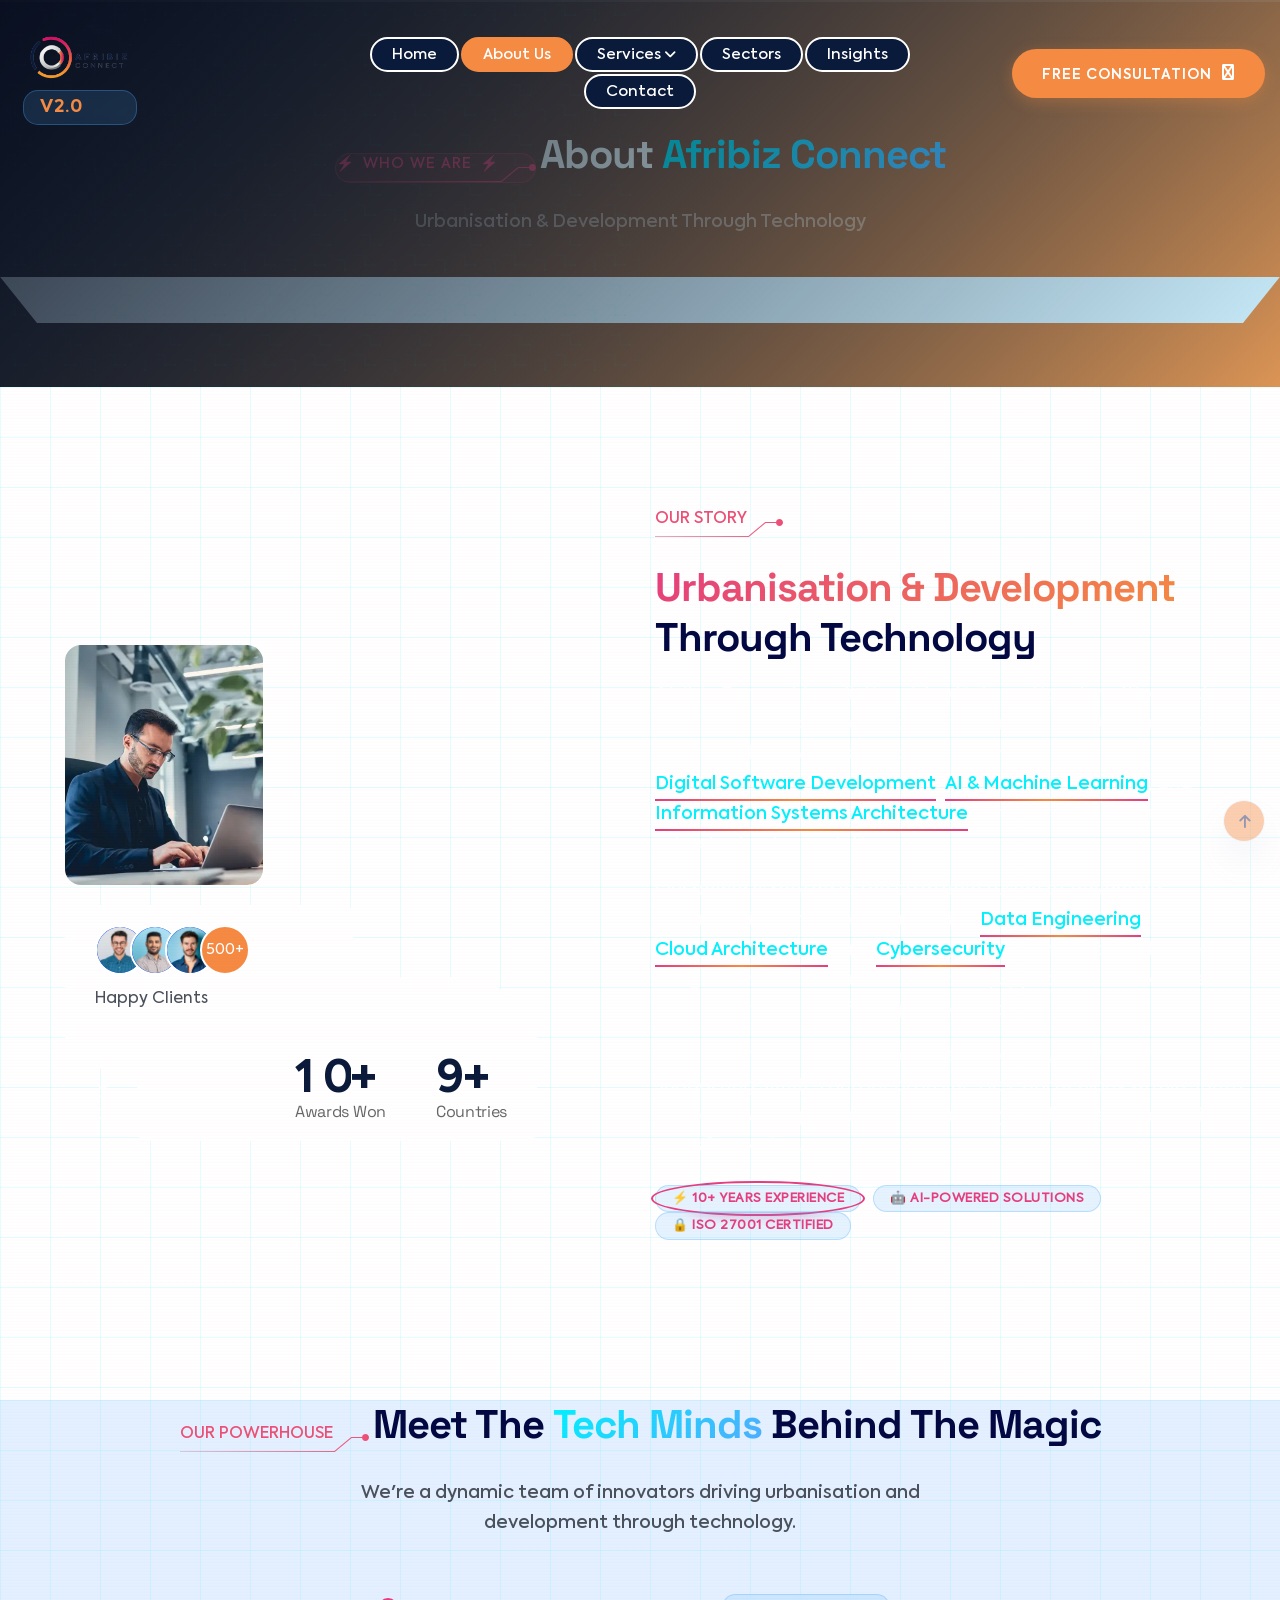
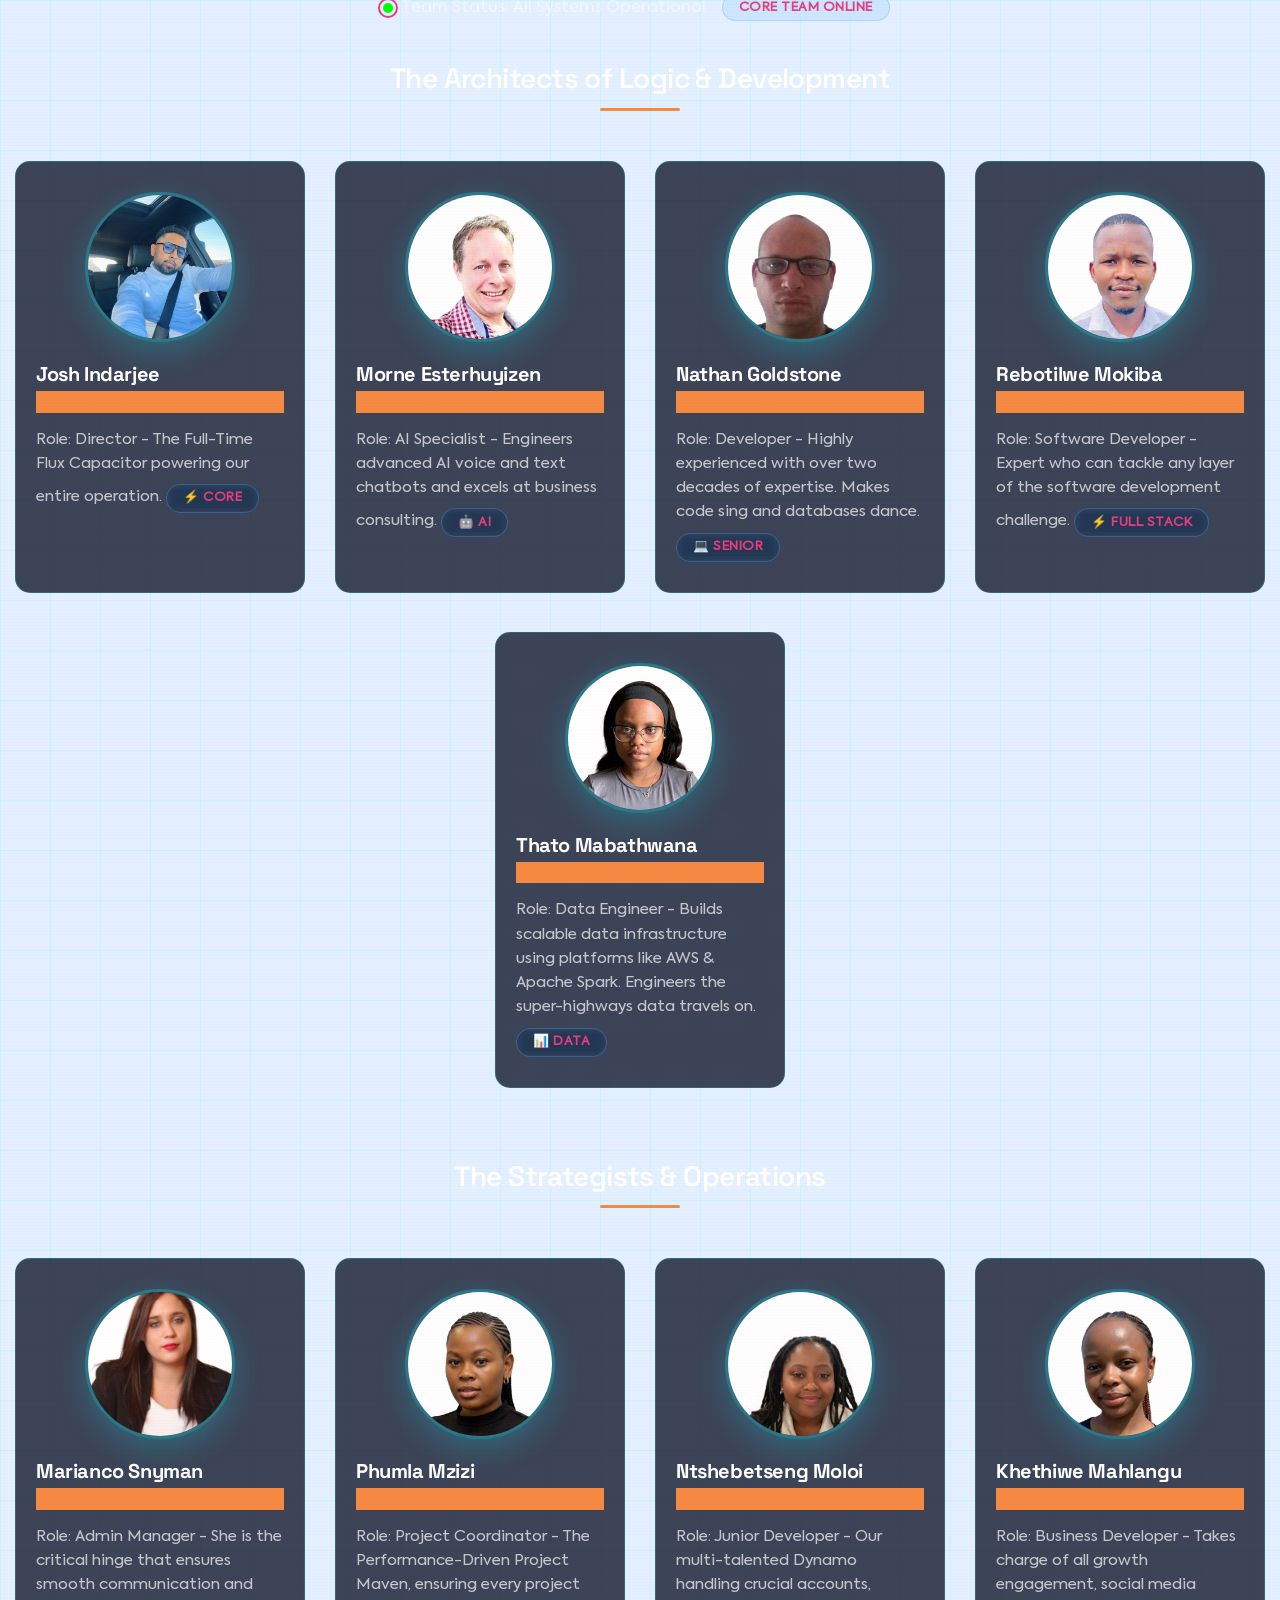
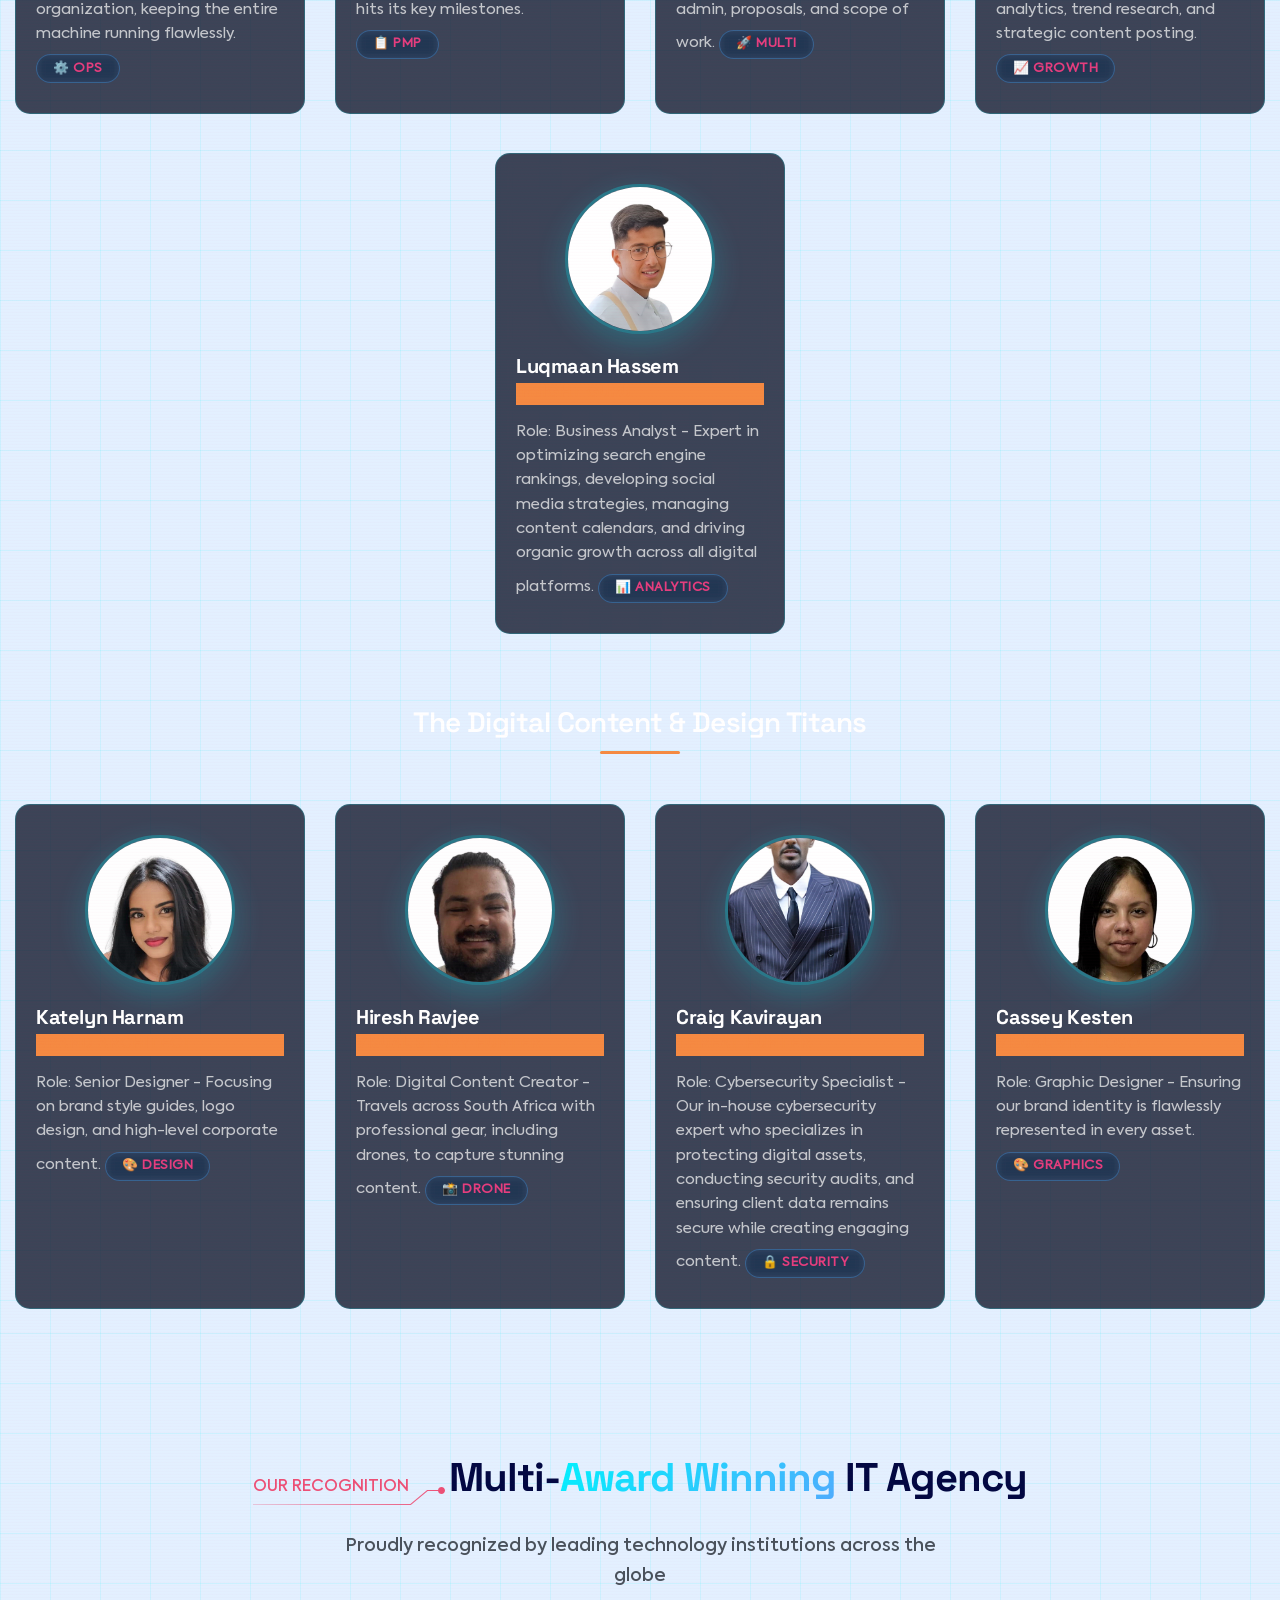
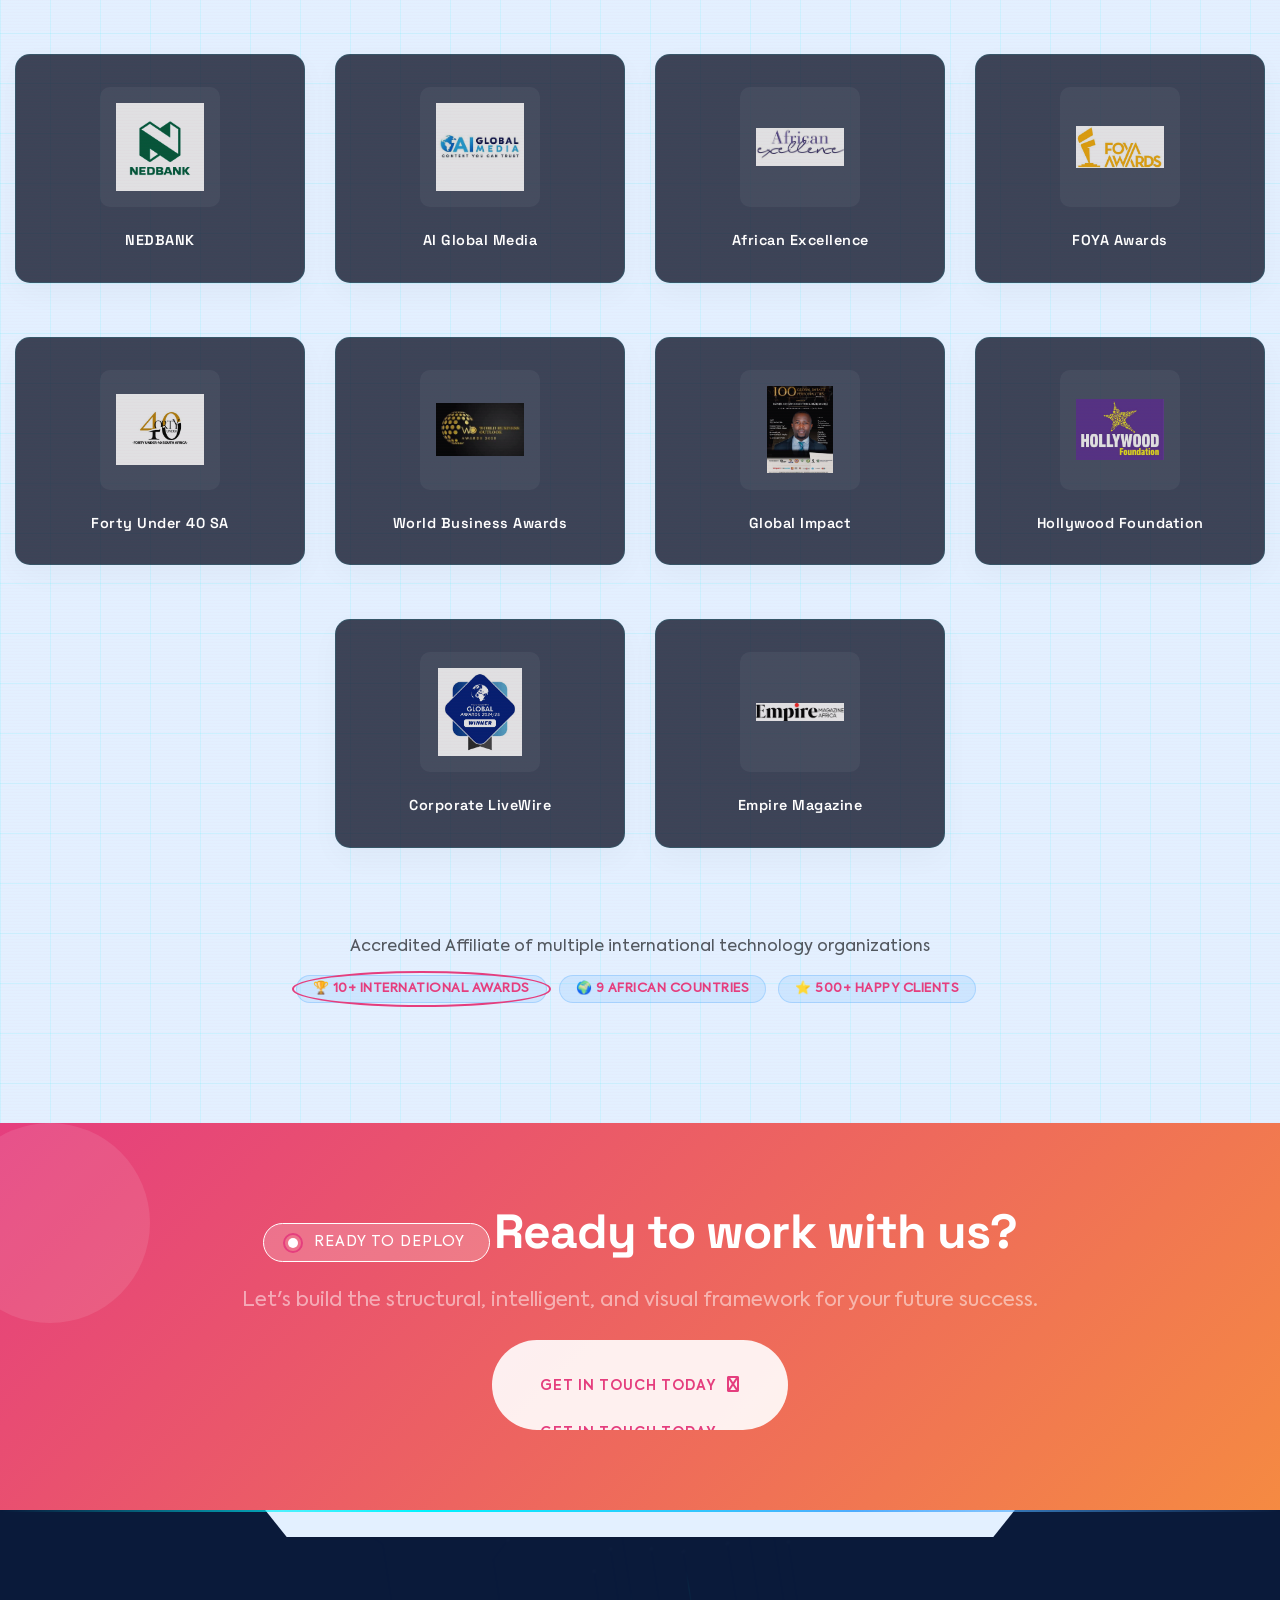
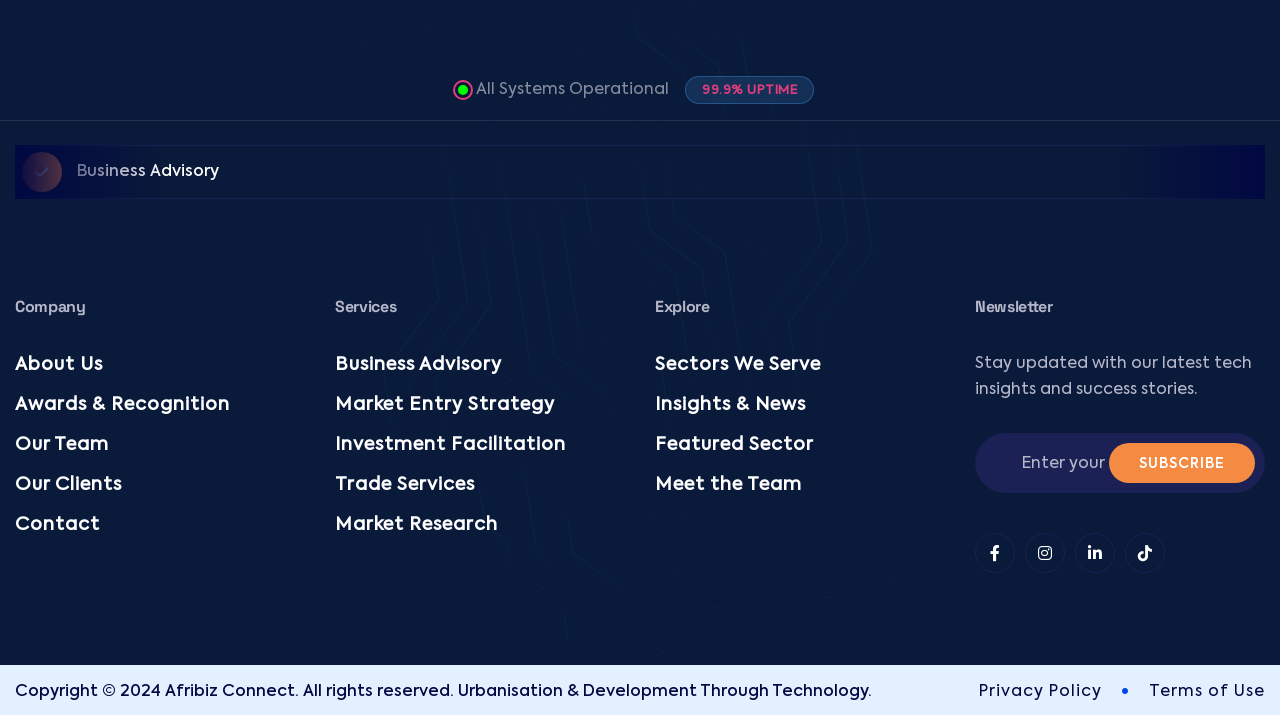
<file: about.html>
<!DOCTYPE html>
<html lang="en">

<head>
    <meta charset="utf-8">
    <meta name="viewport" content="width=device-width, initial-scale=1, shrink-to-fit=no">
    <meta http-equiv="x-ua-compatible" content="ie=edge">
    <meta name="description"
        content="Afribiz Connect - About Us. Learn about our mission, tech team, awards, and commitment to African business growth through technology.">
    <meta name="keywords"
        content="Afribiz Connect, about us, tech team, IT company, software development, AI, machine learning, digital transformation, awards">
    <title>About Us - Afribiz Connect | IT & Technology Company South Africa</title>
    <link rel="shortcut icon" href="images/logo1.png">

    <!-- Framework - CSS Include -->
    <link rel="stylesheet" type="text/css" href="css/bootstrap.min.css">

    <!-- Icon - CSS Include -->
    <link rel="stylesheet" type="text/css" href="css/fontawesome.css">
    
    <!-- Font Awesome for additional tech icons -->
    <link rel="stylesheet" href="https://cdnjs.cloudflare.com/ajax/libs/font-awesome/6.0.0/css/all.min.css">

    <!-- Animation - CSS Include -->
    <link rel="stylesheet" type="text/css" href="css/animate.min.css">

    <!-- Carousel - CSS Include -->
    <link rel="stylesheet" type="text/css" href="css/swiper-bundle.min.css">

    <!-- Video & Image Popup - CSS Include -->
    <link rel="stylesheet" type="text/css" href="css/magnific-popup.min.css">

    <!-- Counter - CSS Include -->
    <link rel="stylesheet" type="text/css" href="css/odometer.min.css">

    <!-- Custom - CSS Include -->
    <link rel="stylesheet" type="text/css" href="css/style.css">

    <!-- Tech Font - Google Fonts -->
    <link rel="preconnect" href="https://fonts.googleapis.com">
    <link rel="preconnect" href="https://fonts.gstatic.com" crossorigin>
    <link href="https://fonts.googleapis.com/css2?family=Space+Grotesk:wght@300;400;500;600;700&display=swap"
        rel="stylesheet">

    <style>
        /* IT Company Tech Styling - Matching homepage */
        :root {
            --primary-glow: #00f2fe;
            --secondary-glow: #4facfe;
            --dark-bg: #0a0f1e;
            --card-bg: rgba(18, 25, 45, 0.8);
            --grid-color: rgba(0, 242, 254, 0.1);
            --brand-pink: #E53E7E;
            --brand-orange: #F58A42;
        }

        /* Matrix/Rain Code Background */
        .matrix-bg {
            position: relative;
            overflow: hidden;
        }

        .matrix-bg::before {
            content: "";
            position: absolute;
            top: 0;
            left: 0;
            right: 0;
            bottom: 0;
            background: linear-gradient(45deg, 
                rgba(0,242,254,0.05) 0%, 
                rgba(79,172,254,0.05) 100%);
            background-size: 50px 50px;
            background-image: 
                linear-gradient(to right, var(--grid-color) 1px, transparent 1px),
                linear-gradient(to bottom, var(--grid-color) 1px, transparent 1px);
            pointer-events: none;
            z-index: 0;
        }

        /* Circuit Pattern Overlay */
        .circuit-overlay-left {
            position: absolute;
            top: 0;
            left: 0;
            width: 50%;
            height: 100%;
            background-image: url('data:image/svg+xml;utf8,<svg xmlns="http://www.w3.org/2000/svg" viewBox="0 0 100 100" opacity="0.1"><path d="M10 10 L30 10 L30 30 L50 30 M70 20 L90 20 L90 40 M20 70 L40 70 L40 90 L60 90" stroke="%2300f2fe" fill="none" stroke-width="1"/><circle cx="30" cy="30" r="2" fill="%2300f2fe"/><circle cx="50" cy="30" r="2" fill="%2300f2fe"/><circle cx="90" cy="40" r="2" fill="%2300f2fe"/><circle cx="60" cy="90" r="2" fill="%2300f2fe"/></svg>');
            background-repeat: repeat;
            pointer-events: none;
            z-index: 1;
        }

        /* Scanline Effect */
        .scanline {
            position: relative;
        }

        .scanline::after {
            content: "";
            position: absolute;
            top: 0;
            left: 0;
            width: 100%;
            height: 2px;
            background: rgba(255, 255, 255, 0.1);
            animation: scan 8s linear infinite;
            pointer-events: none;
        }

        @keyframes scan {
            0% { top: -10%; }
            100% { top: 110%; }
        }

        /* Data Stream Animation */
        .data-stream {
            position: relative;
        }

        .data-stream::after {
            content: "";
            position: absolute;
            top: 0;
            left: 0;
            right: 0;
            height: 2px;
            background: linear-gradient(90deg, 
                transparent, 
                var(--primary-glow), 
                var(--secondary-glow), 
                transparent);
            animation: dataFlow 3s linear infinite;
        }

        @keyframes dataFlow {
            0% { transform: translateX(-100%); }
            100% { transform: translateX(100%); }
        }

        /* Glitch Text Effect */
        .glitch-text {
            position: relative;
            animation: glitch 3s infinite;
        }

        @keyframes glitch {
            0%, 100% { transform: translate(0); }
            33% { transform: translate(-2px, 2px); }
            66% { transform: translate(2px, -2px); }
        }

        .gradient-text {
            background: linear-gradient(135deg, var(--primary-glow), var(--secondary-glow));
            -webkit-background-clip: text;
            -webkit-text-fill-color: transparent;
            background-clip: text;
        }

        .gradient-text-pink {
            background: linear-gradient(135deg, var(--brand-pink), var(--brand-orange));
            -webkit-background-clip: text;
            -webkit-text-fill-color: transparent;
            background-clip: text;
        }

        /* Tech Badges */
        .tech-badge {
            background: rgba(0, 242, 254, 0.1);
            border: 1px solid rgba(0, 242, 254, 0.3);
            border-radius: 30px;
            padding: 0.5rem 1.5rem;
            font-size: 0.9rem;
            letter-spacing: 1px;
        }

        .tech-badge-sm {
            background: rgba(79, 172, 254, 0.15);
            border-radius: 15px;
            padding: 0.2rem 1rem;
            font-size: 0.8rem;
            margin-right: 0.5rem;
            border: 1px solid rgba(79, 172, 254, 0.3);
        }

        .tech-badge-pink {
            background: rgba(229, 62, 126, 0.15);
            border: 1px solid rgba(229, 62, 126, 0.3);
            border-radius: 15px;
            padding: 0.2rem 1rem;
            font-size: 0.8rem;
            margin-right: 0.5rem;
        }

        /* Pulse Animation */
        .pulse-ring {
            animation: pulse 2s infinite;
        }

        @keyframes pulse {
            0% { box-shadow: 0 0 0 0 rgba(0, 242, 254, 0.7); }
            70% { box-shadow: 0 0 0 10px rgba(0, 242, 254, 0); }
            100% { box-shadow: 0 0 0 0 rgba(0, 242, 254, 0); }
        }

        /* Tech Cards for Team */
        .team_card {
            background: var(--card-bg);
            backdrop-filter: blur(10px);
            border: 1px solid rgba(0, 242, 254, 0.2);
            border-radius: 15px;
            padding: 30px 20px;
            transition: all 0.3s ease;
            position: relative;
            overflow: hidden;
            height: 100%;
        }

        .team_card::before {
            content: "";
            position: absolute;
            top: 0;
            left: -100%;
            width: 100%;
            height: 3px;
            background: linear-gradient(90deg, 
                transparent, 
                var(--primary-glow), 
                var(--secondary-glow), 
                transparent);
            transition: left 0.5s ease;
        }

        .team_card:hover::before {
            left: 0;
        }

        .team_card:hover {
            transform: translateY(-5px);
            box-shadow: 0 10px 30px rgba(0, 242, 254, 0.2);
            border-color: rgba(0, 242, 254, 0.4);
        }

        .team_image {
            width: 150px;
            height: 150px;
            margin: 0 auto 20px;
            border-radius: 50%;
            overflow: hidden;
            border: 3px solid rgba(0, 242, 254, 0.3);
            box-shadow: 0 10px 30px rgba(0, 242, 254, 0.2);
        }

        .team_image img {
            width: 100%;
            height: 100%;
            object-fit: cover;
        }

        .team_name {
            font-size: 1.25rem;
            font-weight: 700;
            margin-bottom: 5px;
            color: #fff;
            font-family: 'Space Grotesk', sans-serif;
        }

        .team_role {
            color: var(--primary-glow);
            font-weight: 600;
            font-size: 0.9rem;
            text-transform: uppercase;
            letter-spacing: 1px;
            margin-bottom: 15px;
        }

        .team_description {
            color: rgba(255, 255, 255, 0.7);
            font-size: 0.95rem;
            line-height: 1.6;
            margin-bottom: 0;
        }

        .section_subtitle {
            font-size: 1.75rem;
            font-weight: 600;
            color: #fff;
            position: relative;
            padding-bottom: 15px;
            margin-bottom: 50px;
            text-align: center;
            font-family: 'Space Grotesk', sans-serif;
        }

        .section_subtitle:after {
            content: '';
            position: absolute;
            bottom: 0;
            left: 50%;
            transform: translateX(-50%);
            width: 80px;
            height: 3px;
            background: linear-gradient(90deg, var(--primary-glow), var(--secondary-glow));
            border-radius: 3px;
        }

        .section_subtitle.pink:after {
            background: linear-gradient(90deg, var(--brand-pink), var(--brand-orange));
        }

        /* Award Logo Cards - Updated for new awards section */
        .award_logo_card {
            background: var(--card-bg);
            backdrop-filter: blur(5px);
            border: 1px solid rgba(0, 242, 254, 0.1);
            border-radius: 15px;
            padding: 2rem 1rem;
            transition: all 0.3s ease;
            height: 100%;
            display: flex;
            flex-direction: column;
            align-items: center;
            justify-content: center;
            position: relative;
            overflow: hidden;
        }

        .award_logo_card::before {
            content: "";
            position: absolute;
            top: 0;
            left: -100%;
            width: 100%;
            height: 2px;
            background: linear-gradient(90deg, 
                transparent, 
                var(--primary-glow), 
                var(--secondary-glow), 
                transparent);
            transition: left 0.5s ease;
        }

        .award_logo_card:hover::before {
            left: 0;
        }

        .award_logo_card:hover {
            transform: translateY(-5px);
            border-color: rgba(0, 242, 254, 0.4);
            box-shadow: 0 10px 30px rgba(0, 242, 254, 0.2);
        }

        .award_logo_wrapper {
            width: 120px;
            height: 120px;
            display: flex;
            align-items: center;
            justify-content: center;
            margin-bottom: 1rem;
            padding: 1rem;
            background: rgba(255, 255, 255, 0.05);
            border-radius: 10px;
            transition: all 0.3s ease;
        }

        .award_logo_card:hover .award_logo_wrapper {
            transform: scale(1.05);
            background: rgba(255, 255, 255, 0.1);
        }

        .award_logo {
            max-width: 100%;
            max-height: 100%;
            object-fit: contain;
            filter: brightness(0.9) contrast(1.1);
            transition: all 0.3s ease;
        }

        .award_logo_card:hover .award_logo {
            filter: brightness(1) contrast(1.2);
        }

        .award_logo_title {
            color: #fff;
            font-size: 0.9rem;
            font-weight: 600;
            text-align: center;
            letter-spacing: 0.5px;
            margin-top: 0.5rem;
        }

        /* CTA Section with Tech Overlay */
        .cta_section {
            background: linear-gradient(135deg, var(--brand-pink) 0%, var(--brand-orange) 100%);
            padding: 80px 0;
            position: relative;
            overflow: hidden;
        }

        .cta_section::before {
            content: '';
            position: absolute;
            top: -50px;
            right: -50px;
            width: 200px;
            height: 200px;
            background: rgba(255, 255, 255, 0.1);
            border-radius: 50%;
        }

        .cta_section::after {
            content: '';
            position: absolute;
            bottom: -50px;
            left: -50px;
            width: 200px;
            height: 200px;
            background: rgba(255, 255, 255, 0.1);
            border-radius: 50%;
        }

        .cta_section .btn-light {
            background: rgba(255, 255, 255, 0.9);
            border: none;
            color: var(--brand-pink);
            font-weight: 600;
        }

        .cta_section .btn-light:hover {
            background: white;
            transform: translateY(-2px);
            box-shadow: 0 10px 30px rgba(0, 0, 0, 0.2);
        }

        /* Tech Buttons */
        .btn-primary {
            background: linear-gradient(135deg, var(--primary-glow), var(--secondary-glow)) !important;
            border: none !important;
        }

        .btn-primary:hover {
            background: linear-gradient(135deg, var(--secondary-glow), var(--primary-glow)) !important;
            transform: translateY(-2px);
            box-shadow: 0 10px 30px rgba(0, 242, 254, 0.3) !important;
        }

        /* Page Banner Enhancement */
        .page_banner_section {
            position: relative;
        }

        .page_banner_section::before {
            content: "";
            position: absolute;
            top: 0;
            left: 0;
            width: 100%;
            height: 100%;
            background: linear-gradient(135deg, rgba(10, 15, 30, 0.9), rgba(0, 242, 254, 0.1));
            pointer-events: none;
        }

        mark {
            background: linear-gradient(135deg, var(--primary-glow), var(--secondary-glow));
            -webkit-background-clip: text;
            -webkit-text-fill-color: transparent;
            background-clip: text;
        }

        .heading_focus_text.has_underline {
            filter: brightness(0) saturate(100%) invert(44%) sepia(92%) saturate(1684%) hue-rotate(315deg) brightness(94%) contrast(97%);
        }

        /* System Status Bar */
        .system-status {
            padding: 1rem 0;
            border-bottom: 1px solid rgba(255, 255, 255, 0.1);
        }

        /* About Content Text Color Adjustments */
        .about_content .heading_description {
            color: rgba(255, 255, 255, 0.8);
        }

        .tech-highlight {
            color: var(--primary-glow);
            font-weight: 500;
        }

        /* Responsive */
        @media (max-width: 768px) {
            .circuit-overlay-left {
                width: 100%;
                opacity: 0.3;
            }
            
            .team_card {
                padding: 20px 15px;
            }
            
            .team_image {
                width: 120px;
                height: 120px;
            }
            
            .award_logo_wrapper {
                width: 80px;
                height: 80px;
            }
        }
    </style>
</head>

<body>
    <div class="page_wrapper">
        <!-- Preloader - Start (Updated with tech theme) -->
        <div id="preloader" class="preloader">
            <div class="loader-circle">
                <div class="loader-line-mask">
                    <div class="loader-line"></div>
                </div>
                <div class="loader-logo">
                    <img src="images/logo1.png" alt="Afribiz Connect Logo">
                    <div class="loading-text mt-2">
                        <span class="tech-badge-sm">INITIALIZING</span>
                        <span class="tech-badge-sm">ABOUT.MD</span>
                    </div>
                </div>
            </div>
        </div>
        <!-- Preloader - End -->

        <!-- Back To Top - Start -->
        <div class="backtotop">
            <a href="#" class="scroll">
                <i class="fa-solid fa-arrow-up"></i>
            </a>
        </div>
        <!-- Back To Top - End -->

        <!-- Site Header - Start (Updated with tech button) -->
        <header class="site_header site_header_2">
            <div class="header_bottom stricky">
                <div class="container">
                    <div class="row align-items-center">
                        <div class="col-lg-3 col-5">
                            <div class="site_logo">
                                <a class="site_link" href="index.html">
                                    <img src="images/logo1.png"
                                        alt="Afribiz Connect – IT Solutions & Technology">
                                    <span class="logo-badge tech-badge-sm ms-2">v2.0</span>
                                </a>
                            </div>
                        </div>
                        <div class="col-lg-6 col-2">
                            <nav class="main_menu navbar navbar-expand-lg">
                                <div class="main_menu_inner collapse navbar-collapse justify-content-lg-center"
                                    id="main_menu_dropdown">
                                    <ul class="main_menu_list unordered_list justify-content-center">
                                        <li>
                                            <a class="nav-link" href="index.html">Home</a>
                                        </li>
                                        <li class="active">
                                            <a class="nav-link" href="about.html">About Us</a>
                                        </li>
                                        <li class="dropdown">
                                            <a class="nav-link" href="#" id="services_submenu" role="button"
                                                data-bs-toggle="dropdown" aria-expanded="false">
                                                Services
                                            </a>
                                            <ul class="dropdown-menu" aria-labelledby="services_submenu">
                                                <li><a href="business-advisory.html">Business Advisory</a></li>
                                                <li><a href="market-entry.html">Market Entry Strategy</a></li>
                                                <li><a href="investment.html">Investment Facilitation</a></li>
                                                <li><a href="trade-services.html">Trade Services</a></li>
                                                <li><a href="research.html">Market Research</a></li>
                                            </ul>
                                        </li>
                                        <li>
                                            <a class="nav-link" href="sectors.html">Sectors</a>
                                        </li>
                                        <li>
                                            <a class="nav-link" href="insights.html">Insights</a>
                                        </li>
                                        <li>
                                            <a class="nav-link" href="contact.html">Contact</a>
                                        </li>
                                    </ul>
                                </div>
                            </nav>
                        </div>
                        <div class="col-lg-3 col-5">
                            <ul class="header_btns_group unordered_list justify-content-end">
                                <li>
                                    <button class="mobile_menu_btn" type="button" data-bs-toggle="collapse"
                                        data-bs-target="#main_menu_dropdown" aria-expanded="false"
                                        aria-label="Toggle navigation">
                                        <i class="far fa-bars"></i>
                                    </button>
                                </li>
                                <li>
                                    <a class="btn btn-primary ripple-effect tech-btn" href="contact.html">
                                        <span class="btn_label" data-text="Free Consultation">Free Consultation</span>
                                        <span class="btn_icon">
                                            <i class="fa-solid fa-arrow-up-right"></i>
                                        </span>
                                    </a>
                                </li>
                            </ul>
                        </div>
                    </div>
                </div>
            </div>
        </header>
        <!-- Site Header - End -->

        <!-- Page Banner - Start (Enhanced with tech elements) -->
        <section class="page_banner_section bg-dark section_decoration scanline"
            style="background-image: url('images/bg_image_2.webp');">
            <div class="container">
                <div class="row">
                    <div class="col-12 text-center fade-up">
                        <div class="heading_block text-white">
                            <div class="heading_focus_text has_underline text-white d-inline-flex tech-badge"
                                style="background-image: url('images/shape_title_under_line.svg');">
                                <span class="ai-pulse">⚡</span> Who We Are <span class="ai-pulse">⚡</span>
                            </div>
                            <h1 class="heading_text text-white mb-0 glitch">
                                About <mark class="gradient-text">Afribiz Connect</mark>
                            </h1>
                            <p class="heading_description text-white-50">
                                Urbanisation & Development Through Technology
                            </p>
                        </div>
                    </div>
                </div>
            </div>
            <!-- Circuit overlay -->
            <div class="circuit-overlay-left"></div>
            <div class="decoration_item shape_image_1">
                <img src="images/shape_space_2.svg" alt="Decorative Shape">
            </div>
        </section>
        <!-- Page Banner - End -->

        <!-- About Content Section - Start (Enhanced with tech elements) -->
        <section class="about_section section_space matrix-bg">
            <div class="container">
                <div class="row align-items-center">
                    <div class="col-lg-6 fade-up">
                        <div class="about_image_2">
                            <div class="image_wrap">
                                <img src="images/about_image_6.webp" alt="Afribiz Connect Team"
                                    class="img-fluid rounded-4">
                            </div>
                            <div class="about_funfact_info" style="background-image: url('images/shape_bg_1.webp');">
                                <div class="customer_count">
                                    <ul class="unordered_list">
                                        <li>
                                            <img src="images/avatar_1.webp" alt="Client Avatar">
                                        </li>
                                        <li>
                                            <img src="images/avatar_2.webp" alt="Client Avatar">
                                        </li>
                                        <li>
                                            <img src="images/avatar_3.webp" alt="Client Avatar">
                                        </li>
                                        <li>
                                            <span>500+</span>
                                        </li>
                                    </ul>
                                    <p class="mb-0">Happy Clients</p>
                                </div>
                                <div class="about_funfact_counter">
                                    <div class="funfact_item">
                                        <div class="counter_value">
                                            <span class="odometer counter-number" data-count="10">0</span>
                                            <span>+</span>
                                        </div>
                                        <h3 class="funfact_title mb-0">Awards Won</h3>
                                    </div>
                                    <div class="funfact_item">
                                        <div class="counter_value">
                                            <span class="odometer counter-number" data-count="9">0</span>
                                            <span>+</span>
                                        </div>
                                        <h3 class="funfact_title mb-0">Countries</h3>
                                    </div>
                                </div>
                                <div class="icon_globe">
                                    <img src="images/icon_global.svg" alt="Global Icon">
                                </div>
                            </div>
                        </div>
                    </div>
                    <div class="col-lg-6 fade-up">
                        <div class="about_content">
                            <div class="heading_block">
                                <div class="heading_focus_text has_underline d-inline-flex"
                                    style="background-image: url('images/shape_title_under_line.svg');">
                                    Our Story
                                </div>
                                <h2 class="heading_text glitch">
                                    <mark class="gradient-text-pink">Urbanisation & Development</mark> Through
                                    Technology
                                </h2>
                                <p class="heading_description">
                                    Afribiz Connect is a distinguished international, multi-award-winning IT agency proudly
                                    operating from South Africa. We are a diverse collective of specialized experts in
                                    <span class="tech-highlight">Digital Software Development</span>, <span
                                        class="tech-highlight">AI & Machine Learning</span>, and <span
                                        class="tech-highlight">Information Systems Architecture</span>, structured to deliver cutting-edge technology solutions.
                                </p>
                                <p class="heading_description">
                                    Our power is rooted in the strategic fusion of advanced technological knowledge,
                                    including <span class="tech-highlight">Data Engineering</span>,
                                    <span class="tech-highlight">Cloud Architecture</span>, and <span
                                        class="tech-highlight">Cybersecurity</span>, with deep local expertise. We guarantee that
                                    our clients are equipped with all the essential elements necessary for digital
                                    dominance.
                                </p>
                                <p class="heading_description">
                                    Afribiz Connect holds deep roots and a proud commitment to supporting SMMEs and
                                    local businesses, particularly within South African townships, through technology enablement and digital transformation.
                                </p>
                                <div class="mt-4">
                                    <span class="tech-badge-sm pulse-ring">⚡ 10+ YEARS EXPERIENCE</span>
                                    <span class="tech-badge-sm">🤖 AI-POWERED SOLUTIONS</span>
                                    <span class="tech-badge-sm">🔒 ISO 27001 CERTIFIED</span>
                                </div>
                            </div>
                        </div>
                    </div>
                </div>
            </div>
        </section>
        <!-- About Content Section - End -->

        <!-- Team Section - Start (Enhanced with tech cards) -->
        <section class="team_section team_section_space bg-light section_decoration matrix-bg">
            <div class="container">
                <div class="heading_block text-center">
                    <div class="heading_focus_text has_underline d-inline-flex fade-up"
                        style="background-image: url('images/shape_title_under_line.svg');">
                        Our Powerhouse
                    </div>
                    <h2 class="heading_text mb-0 fade-up glitch">
                        Meet The <mark class="gradient-text">Tech Minds</mark> Behind The Magic
                    </h2>
                    <p class="heading_description fade-up">
                        We're a dynamic team of innovators driving urbanisation and development through technology.
                    </p>
                </div>

                <!-- System Status (Tech addition) -->
                <div class="system-status mb-4">
                    <div class="d-flex align-items-center justify-content-center">
                        <span class="pulse-ring me-2" style="width: 10px; height: 10px; background: #00ff00; border-radius: 50%; display: inline-block;"></span>
                        <span class="text-white-50">Team Status: All Systems Operational</span>
                        <span class="tech-badge-sm ms-3">CORE TEAM ONLINE</span>
                    </div>
                </div>

                <!-- THE ARCHITECTS OF LOGIC & DEVELOPMENT -->
                <h3 class="section_subtitle fade-up">The Architects of Logic & Development</h3>
                <div class="row stagger-fade">
                    <!-- Josh Indarjee -->
                    <div class="col-lg-3 col-md-6 mb-4">
                        <div class="team_card">
                            <div class="team_image pulse-ring">
                                <img src="images/team/person-4.jpeg" alt="Josh Indarjee">
                            </div>
                            <h4 class="team_name">Josh Indarjee</h4>
                            <p class="team_role">The Navigator</p>
                            <p class="team_description">Role: Director - The Full-Time Flux Capacitor powering our
                                entire operation. <span class="tech-badge-sm mt-2 d-inline-block">⚡ CORE</span></p>
                        </div>
                    </div>

                    <!-- Morne Esterhuyizen -->
                    <div class="col-lg-3 col-md-6 mb-4">
                        <div class="team_card">
                            <div class="team_image">
                                <img src="images/team/person-6.jpeg" alt="Morne Esterhuyizen">
                            </div>
                            <h4 class="team_name">Morne Esterhuyizen</h4>
                            <p class="team_role">The Oracle</p>
                            <p class="team_description">Role: AI Specialist - Engineers advanced AI voice and text
                                chatbots and excels at business consulting. <span class="tech-badge-sm mt-2 d-inline-block">🤖 AI</span></p>
                        </div>
                    </div>

                    <!-- Nathan Goldstone -->
                    <div class="col-lg-3 col-md-6 mb-4">
                        <div class="team_card">
                            <div class="team_image">
                                <img src="images/team/person-1.jpeg" alt="Nathan Goldstone">
                            </div>
                            <h4 class="team_name">Nathan Goldstone</h4>
                            <p class="team_role">Code Whisperer</p>
                            <p class="team_description">Role: Developer - Highly experienced with over two decades of
                                expertise. Makes code sing and databases dance. <span class="tech-badge-sm mt-2 d-inline-block">💻 SENIOR</span></p>
                        </div>
                    </div>

                    <!-- Rebotilwe Mokiba -->
                    <div class="col-lg-3 col-md-6 mb-4">
                        <div class="team_card">
                            <div class="team_image">
                                <img src="images/team/person-3.jpeg" alt="Rebotilwe Mokiba">
                            </div>
                            <h4 class="team_name">Rebotilwe Mokiba</h4>
                            <p class="team_role">Full Stack Sprint Star</p>
                            <p class="team_description">Role: Software Developer - Expert who can tackle any layer of
                                the software development challenge. <span class="tech-badge-sm mt-2 d-inline-block">⚡ FULL STACK</span></p>
                        </div>
                    </div>
                </div>

                <div class="row justify-content-center">
                    <!-- Thato Mabathwana -->
                    <div class="col-lg-3 col-md-6 mb-4">
                        <div class="team_card">
                            <div class="team_image">
                                <img src="images/team/person-2.jpeg" alt="Thato Mabathwana">
                            </div>
                            <h4 class="team_name">Thato Mabathwana</h4>
                            <p class="team_role">Data Pipeline Pilot</p>
                            <p class="team_description">Role: Data Engineer - Builds scalable data infrastructure using
                                platforms like AWS & Apache Spark. Engineers the super-highways data travels on. <span class="tech-badge-sm mt-2 d-inline-block">📊 DATA</span></p>
                        </div>
                    </div>
                </div>

                <!-- THE STRATEGISTS & OPERATIONS -->
                <h3 class="section_subtitle mt-5 fade-up">The Strategists & Operations</h3>
                <div class="row stagger-fade">
                    <!-- Marianco Snyman -->
                    <div class="col-lg-3 col-md-6 mb-4">
                        <div class="team_card">
                            <div class="team_image">
                                <img src="images/team/person-14.jpeg" alt="Marianco Snyman">
                            </div>
                            <h4 class="team_name">Marianco Snyman</h4>
                            <p class="team_role">Process Enforcer</p>
                            <p class="team_description">Role: Admin Manager - She is the critical hinge
                                that ensures smooth communication and organization, keeping the entire machine running
                                flawlessly. <span class="tech-badge-sm mt-2 d-inline-block">⚙️ OPS</span></p>
                        </div>
                    </div>

                    <!-- Phumla Mzizi -->
                    <div class="col-lg-3 col-md-6 mb-4">
                        <div class="team_card">
                            <div class="team_image">
                                <img src="images/team/person-10.jpeg" alt="Phumla Mzizi">
                            </div>
                            <h4 class="team_name">Phumla Mzizi</h4>
                            <p class="team_role">SYMPHONY CONDUCTOR</p>
                            <p class="team_description">Role: Project Coordinator - The Performance-Driven Project
                                Maven, ensuring every project hits its key milestones. <span class="tech-badge-sm mt-2 d-inline-block">📋 PMP</span></p>
                        </div>
                    </div>

                    <!-- Ntshe betseng Moloi -->
                    <div class="col-lg-3 col-md-6 mb-4">
                        <div class="team_card">
                            <div class="team_image">
                                <img src="images/team/person-15.jpeg" alt="Ntshe betseng Moloi">
                            </div>
                            <h4 class="team_name">Ntshebetseng Moloi</h4>
                            <p class="team_role">OPERATIONS DYNAMO</p>
                            <p class="team_description">Role: Junior Developer - Our multi-talented Dynamo
                                handling crucial accounts, admin, proposals, and scope of work. <span class="tech-badge-sm mt-2 d-inline-block">🚀 MULTI</span></p>
                        </div>
                    </div>

                    <!-- Khethiwe Mahlangu -->
                    <div class="col-lg-3 col-md-6 mb-4">
                        <div class="team_card">
                            <div class="team_image">
                                <img src="images/team/person-5.jpeg" alt="Khethiwe Mahlangu">
                            </div>
                            <h4 class="team_name">Khethiwe Mahlangu</h4>
                            <p class="team_role">The Growth Catalyst</p>
                            <p class="team_description">Role: Business Developer - Takes charge of all growth
                                engagement, social media analytics, trend research, and strategic content posting. <span class="tech-badge-sm mt-2 d-inline-block">📈 GROWTH</span></p>
                        </div>
                    </div>
                </div>

                <div class="row justify-content-center">
                    <!-- Luqmaan Hassem -->
                    <div class="col-lg-3 col-md-6 mb-4">
                        <div class="team_card">
                            <div class="team_image">
                                <img src="images/team/person-12.jpeg" alt="Luqmaan Hassem">
                            </div>
                            <h4 class="team_name">Luqmaan Hassem</h4>
                            <p class="team_role">Insight Guru</p>
                            <p class="team_description">Role: Business Analyst - Expert in optimizing search engine rankings, developing social
                                media strategies, managing content calendars, and driving organic growth across all
                                digital platforms. <span class="tech-badge-sm mt-2 d-inline-block">📊 ANALYTICS</span></p>
                        </div>
                    </div>
                </div>

                <!-- THE DIGITAL CONTENT & DESIGN TITANS -->
                <h3 class="section_subtitle mt-5 fade-up">The Digital Content & Design Titans</h3>
                <div class="row stagger-fade">
                    <!-- Katelyn Harnam -->
                    <div class="col-lg-3 col-md-6 mb-4">
                        <div class="team_card">
                            <div class="team_image">
                                <img src="images/team/person-9.jpeg" alt="Katelyn Harnam">
                            </div>
                            <h4 class="team_name">Katelyn Harnam</h4>
                            <p class="team_role">Brand Architect</p>
                            <p class="team_description">Role: Senior Designer - Focusing on brand style guides, logo
                                design, and high-level corporate content. <span class="tech-badge-sm mt-2 d-inline-block">🎨 DESIGN</span></p>
                        </div>
                    </div>

                    <!-- Hiresh Ravjee -->
                    <div class="col-lg-3 col-md-6 mb-4">
                        <div class="team_card">
                            <div class="team_image">
                                <img src="images/team/person-11.jpeg" alt="Hiresh Ravjee">
                            </div>
                            <h4 class="team_name">Hiresh Ravjee</h4>
                            <p class="team_role">Visual Story Hunter</p>
                            <p class="team_description">Role: Digital Content Creator - Travels across South Africa with
                                professional gear, including drones, to capture stunning content. <span class="tech-badge-sm mt-2 d-inline-block">📸 DRONE</span></p>
                        </div>
                    </div>

                    <!-- Craig Kavirayan -->
                    <div class="col-lg-3 col-md-6 mb-4">
                        <div class="team_card">
                            <div class="team_image">
                                <img src="images/team/person-13.jpeg" alt="Craig Kavirayan">
                            </div>
                            <h4 class="team_name">Craig Kavirayan</h4>
                            <p class="team_role">Threat Hunter</p>
                            <p class="team_description">Role: Cybersecurity Specialist - Our in-house cybersecurity expert who specializes in protecting
                                digital assets, conducting security audits, and ensuring client data remains secure
                                while creating engaging content. <span class="tech-badge-sm mt-2 d-inline-block">🔒 SECURITY</span></p>
                        </div>
                    </div>

                    <!-- Cassey Kesten -->
                    <div class="col-lg-3 col-md-6 mb-4">
                        <div class="team_card">
                            <div class="team_image">
                                <img src="images/team/person-8.jpeg" alt="Cassey Kesten">
                            </div>
                            <h4 class="team_name">Cassey Kesten</h4>
                            <p class="team_role">Visual Virtuoso</p>
                            <p class="team_description">Role: Graphic Designer - Ensuring our brand identity is
                                flawlessly represented in every asset. <span class="tech-badge-sm mt-2 d-inline-block">🎨 GRAPHICS</span></p>
                        </div>
                    </div>
                </div>
            </div>

            <!-- Decoration Elements -->
            <div class="decoration_item shape_image_1">
                <img src="images/shape_line_5.svg" alt="Decorative Shape">
            </div>
            <div class="decoration_item shape_image_2">
                <img src="images/shape_line_6.svg" alt="Decorative Shape">
            </div>
        </section>
        <!-- Team Section - End -->

        <!-- Awards Section - Start (NEW with images) -->
        <section class="awards_section section_space bg-light matrix-bg">
            <div class="container">
                <div class="heading_block text-center">
                    <div class="heading_focus_text has_underline d-inline-flex fade-up" style="background-image: url('images/shape_title_under_line.svg');">
                        Our Recognition
                    </div>
                    <h2 class="heading_text mb-0 fade-up glitch">
                        Multi-<mark class="gradient-text">Award Winning</mark> IT Agency
                    </h2>
                    <p class="heading_description fade-up">
                        Proudly recognized by leading technology institutions across the globe
                    </p>
                </div>
                
                <!-- Award Logos Grid -->
                <div class="row mt-5 justify-content-center stagger-fade">
                    
                    <!-- NEDBANK -->
                    <div class="col-lg-3 col-md-4 col-6 mb-4">
                        <div class="award_logo_card">
                            <div class="award_logo_wrapper">
                                <img src="images/awards/nedbank-logo.jpeg" alt="NEDBANK" class="award_logo">
                            </div>
                            <div class="award_logo_title">NEDBANK</div>
                        </div>
                    </div>
                    
                    <!-- AI GLOBAL MEDIA -->
                    <div class="col-lg-3 col-md-4 col-6 mb-4">
                        <div class="award_logo_card">
                            <div class="award_logo_wrapper">
                                <img src="images/awards/ai-global-media-logo.jpeg" alt="AI GLOBAL MEDIA" class="award_logo">
                            </div>
                            <div class="award_logo_title">AI Global Media</div>
                        </div>
                    </div>
                    
                    <!-- AFRICAN EXCELLENCE -->
                    <div class="col-lg-3 col-md-4 col-6 mb-4">
                        <div class="award_logo_card">
                            <div class="award_logo_wrapper">
                                <img src="images/awards/african-excellence-logo.jpeg" alt="AFRICAN EXCELLENCE" class="award_logo">
                            </div>
                            <div class="award_logo_title">African Excellence</div>
                        </div>
                    </div>
                    
                    <!-- FOYA AWARDS -->
                    <div class="col-lg-3 col-md-4 col-6 mb-4">
                        <div class="award_logo_card">
                            <div class="award_logo_wrapper">
                                <img src="images/awards/foya-awards-logo.jpeg" alt="FOYA AWARDS" class="award_logo">
                            </div>
                            <div class="award_logo_title">FOYA Awards</div>
                        </div>
                    </div>
                    
                    <!-- FORTY UNDER 40 SOUTH AFRICA -->
                    <div class="col-lg-3 col-md-4 col-6 mb-4">
                        <div class="award_logo_card">
                            <div class="award_logo_wrapper">
                                <img src="images/awards/forty-under-40-logo.jpeg" alt="FORTY UNDER 40 SOUTH AFRICA" class="award_logo">
                            </div>
                            <div class="award_logo_title">Forty Under 40 SA</div>
                        </div>
                    </div>
                    
                    <!-- WORLD BUSINESS AWARDS 2025 -->
                    <div class="col-lg-3 col-md-4 col-6 mb-4">
                        <div class="award_logo_card">
                            <div class="award_logo_wrapper">
                                <img src="images/awards/world-business-awards-logo.jpeg" alt="WORLD BUSINESS AWARDS 2025" class="award_logo">
                            </div>
                            <div class="award_logo_title">World Business Awards</div>
                        </div>
                    </div>
                    
                    <!-- 100 GLOBAL IMPACT PERSONALITIES -->
                    <div class="col-lg-3 col-md-4 col-6 mb-4">
                        <div class="award_logo_card">
                            <div class="award_logo_wrapper">
                                <img src="images/awards/global-impact-logo.jpeg" alt="100 GLOBAL IMPACT PERSONALITIES" class="award_logo">
                            </div>
                            <div class="award_logo_title">Global Impact</div>
                        </div>
                    </div>
                    
                    <!-- HOLLYWOOD FOUNDATION -->
                    <div class="col-lg-3 col-md-4 col-6 mb-4">
                        <div class="award_logo_card">
                            <div class="award_logo_wrapper">
                                <img src="images/awards/hollywood-foundation-logo.jpeg" alt="HOLLYWOOD FOUNDATION" class="award_logo">
                            </div>
                            <div class="award_logo_title">Hollywood Foundation</div>
                        </div>
                    </div>
                    
                    <!-- CORPORATELIVEWIRE GLOBAL AWARDS -->
                    <div class="col-lg-3 col-md-4 col-6 mb-4">
                        <div class="award_logo_card">
                            <div class="award_logo_wrapper">
                                <img src="images/awards/corporatelivewire-logo.jpeg" alt="CORPORATELIVEWIRE GLOBAL AWARDS" class="award_logo">
                            </div>
                            <div class="award_logo_title">Corporate LiveWire</div>
                        </div>
                    </div>
                    
                    <!-- EMPIRE MAGAZINE AFRICA -->
                    <div class="col-lg-3 col-md-4 col-6 mb-4">
                        <div class="award_logo_card">
                            <div class="award_logo_wrapper">
                                <img src="images/awards/empire-magazine-logo.jpeg" alt="EMPIRE MAGAZINE AFRICA" class="award_logo">
                            </div>
                            <div class="award_logo_title">Empire Magazine</div>
                        </div>
                    </div>
                    
                </div>
                
                <!-- Accredited Affiliate Text -->
                <div class="row mt-5 justify-content-center fade-up">
                    <div class="col-12 text-center">
                        <p class="text-muted">Accredited Affiliate of multiple international technology organizations</p>
                        <div class="mt-3">
                            <span class="tech-badge-sm pulse-ring">🏆 10+ INTERNATIONAL AWARDS</span>
                            <span class="tech-badge-sm">🌍 9 AFRICAN COUNTRIES</span>
                            <span class="tech-badge-sm">⭐ 500+ HAPPY CLIENTS</span>
                        </div>
                    </div>
                </div>
            </div>
        </section>
        <!-- Awards Section - End -->

        <!-- Call to Action - Start (Enhanced with tech elements) -->
        <section class="cta_section scanline">
            <div class="container position-relative">
                <div class="row">
                    <div class="col-lg-8 mx-auto text-center fade-up">
                        <div class="tech-badge d-inline-flex mb-4" style="background: rgba(255,255,255,0.2); color: white; border-color: white;">
                            <span class="pulse-ring me-2" style="width: 10px; height: 10px; background: white; border-radius: 50%; display: inline-block;"></span>
                            READY TO DEPLOY
                        </div>
                        <h2 class="text-white display-5 fw-bold mb-4 glitch">Ready to work with us?</h2>
                        <p class="text-white-50 fs-5 mb-4">Let's build the structural, intelligent, and visual framework
                            for your future success.</p>
                        <a href="contact.html" class="btn btn-light btn-lg px-5 py-3 ripple-effect">
                            <span class="btn_label" data-text="Get In Touch Today">Get In Touch Today</span>
                            <span class="btn_icon">
                                <i class="fa-solid fa-arrow-up-right"></i>
                            </span>
                        </a>
                    </div>
                </div>
            </div>
        </section>
        <!-- Call to Action - End -->

        <!-- Site Footer - Start (Enhanced with tech elements) -->
        <footer class="site_footer footer_layout_2 section_decoration data-stream"
            style="background-image: url('images/bg_pattern_3.svg');">
            <!-- System Status -->
            <div class="system-status mb-4">
                <div class="d-flex align-items-center justify-content-center">
                    <span class="pulse-ring me-2" style="width: 10px; height: 10px; background: #00ff00; border-radius: 50%; display: inline-block;"></span>
                    <span class="text-white-50">All Systems Operational</span>
                    <span class="tech-badge-sm ms-3">99.9% Uptime</span>
                </div>
            </div>
            
            <div class="decoration_item shape_image_1">
                <img src="images/shape_space_2.svg" alt="Decorative Shape">
            </div>
            <div class="container">
                <!-- Service Pill Carousel -->
                <div class="service_pill_carousel swiper">
                    <div class="swiper-wrapper">
                        <div class="swiper-slide">
                            <a class="service_pill_block" href="business-advisory.html">
                                <i class="fa-solid fa-check"></i>
                                <span>Business Advisory</span>
                            </a>
                        </div>
                        <div class="swiper-slide">
                            <a class="service_pill_block" href="market-entry.html">
                                <i class="fa-solid fa-check"></i>
                                <span>Market Entry</span>
                            </a>
                        </div>
                        <div class="swiper-slide">
                            <a class="service_pill_block" href="investment.html">
                                <i class="fa-solid fa-check"></i>
                                <span>Investment</span>
                            </a>
                        </div>
                        <div class="swiper-slide">
                            <a class="service_pill_block" href="trade-services.html">
                                <i class="fa-solid fa-check"></i>
                                <span>Trade Services</span>
                            </a>
                        </div>
                        <div class="swiper-slide">
                            <a class="service_pill_block" href="research.html">
                                <i class="fa-solid fa-check"></i>
                                <span>Market Research</span>
                            </a>
                        </div>
                        <div class="swiper-slide">
                            <a class="service_pill_block" href="sectors.html">
                                <i class="fa-solid fa-check"></i>
                                <span>Sectors</span>
                            </a>
                        </div>
                        <div class="swiper-slide">
                            <a class="service_pill_block" href="insights.html">
                                <i class="fa-solid fa-check"></i>
                                <span>Insights</span>
                            </a>
                        </div>
                    </div>
                </div>

                <!-- Footer Main Content -->
                <div class="footer_main_content">
                    <div class="row stagger-fade">
                        <div class="col-lg-3 col-md-6">
                            <div class="footer_widget">
                                <h3 class="footer_info_title">Company</h3>
                                <ul class="icon_list unordered_list_block">
                                    <li><a href="about.html">About Us</a></li>
                                    <li><a href="#awards">Awards & Recognition</a></li>
                                    <li><a href="#team">Our Team</a></li>
                                    <li><a href="index.html#clients">Our Clients</a></li>
                                    <li><a href="contact.html">Contact</a></li>
                                </ul>
                            </div>
                        </div>

                        <div class="col-lg-3 col-md-6">
                            <div class="footer_widget">
                                <h3 class="footer_info_title">Services</h3>
                                <ul class="icon_list unordered_list_block">
                                    <li><a href="business-advisory.html">Business Advisory</a></li>
                                    <li><a href="market-entry.html">Market Entry Strategy</a></li>
                                    <li><a href="investment.html">Investment Facilitation</a></li>
                                    <li><a href="trade-services.html">Trade Services</a></li>
                                    <li><a href="research.html">Market Research</a></li>
                                </ul>
                            </div>
                        </div>

                        <div class="col-lg-3 col-md-6">
                            <div class="footer_widget">
                                <h3 class="footer_info_title">Explore</h3>
                                <ul class="icon_list unordered_list_block">
                                    <li><a href="sectors.html">Sectors We Serve</a></li>
                                    <li><a href="insights.html">Insights & News</a></li>
                                    <li><a href="sectors.html#featured">Featured Sector</a></li>
                                    <li><a href="#team">Meet the Team</a></li>
                                </ul>
                            </div>
                        </div>

                        <div class="col-lg-3 col-md-6">
                            <div class="footer_widget">
                                <h3 class="footer_info_title">Newsletter</h3>
                                <p>Stay updated with our latest tech insights and success stories.</p>
                                <form class="footer_newslatter_2" action="#" method="POST">
                                    <input type="email" name="email" placeholder="Enter your email" required>
                                    <button type="submit">Subscribe</button>
                                </form>
                                <ul class="social_icons_block unordered_list mt-3">
                                    <li><a href="https://www.facebook.com/afribizconnect" target="_blank"><i
                                                class="fa-brands fa-facebook-f"></i></a></li>
                                    <li><a href="https://www.instagram.com/afribizconnect_/" target="_blank"><i
                                                class="fa-brands fa-instagram"></i></a></li>
                                    <li><a href="https://www.linkedin.com/company/afribiz-connect1/" target="_blank"><i
                                                class="fa-brands fa-linkedin-in"></i></a></li>
                                    <li><a href="https://www.tiktok.com/@afribiz.connect?lang=en-GB" target="_blank"><i
                                                class="fa-brands fa-tiktok"></i></a></li>
                                </ul>
                            </div>
                        </div>
                    </div>
                </div>
            </div>

            <!-- Footer Bottom -->
            <div class="footer_bottom" style="background-image: url('images/shape_space_6.svg');">
                <div class="container d-md-flex align-items-md-center justify-content-md-between">
                    <p class="copyright_text m-0">
                        Copyright © 2024 Afribiz Connect. All rights reserved. Urbanisation & Development Through
                        Technology.
                    </p>
                    <ul class="icon_list unordered_list">
                        <li>
                            <a href="privacy.html">
                                <span class="icon_list_icon">
                                    <i class="fa-solid fa-circle"></i>
                                </span>
                                <span class="icon_list_text">Privacy Policy</span>
                            </a>
                        </li>
                        <li>
                            <a href="terms.html">
                                <span class="icon_list_icon">
                                    <i class="fa-solid fa-circle"></i>
                                </span>
                                <span class="icon_list_text">Terms of Use</span>
                            </a>
                        </li>
                    </ul>
                </div>
            </div>
        </footer>
        <!-- Site Footer - End -->
    </div>

    <!-- Scripts -->
    <script src="js/jquery.min.js"></script>
    <script src="js/popper.min.js"></script>
    <script src="js/bootstrap.min.js"></script>
    <script src="js/bootstrap-dropdown-ml-hack.min.js"></script>
    <script src="js/swiper-bundle.min.js"></script>
    <script src="js/parallaxie.js"></script>
    <script src="js/parallax-scroll.js"></script>
    <script src="js/wow.min.js"></script>
    <script src="js/appear.min.js"></script>
    <script src="js/odometer.min.js"></script>
    <script src="js/main.js"></script>
    
    <!-- Tech Stats Counter Animation -->
    <script>
    document.addEventListener('DOMContentLoaded', function() {
        // Counter animation for stats
        const counters = document.querySelectorAll('.odometer');
        counters.forEach(counter => {
            const count = counter.getAttribute('data-count');
            if (count) {
                setTimeout(() => {
                    counter.innerHTML = count;
                }, 500);
            }
        });
        
        // Add random tech "noise" to cards on hover
        const cards = document.querySelectorAll('.team_card, .award_logo_card');
        cards.forEach(card => {
            card.addEventListener('mouseenter', () => {
                card.style.transform = `translateY(-5px) rotate(${Math.random() * 0.5 - 0.25}deg)`;
            });
            card.addEventListener('mouseleave', () => {
                card.style.transform = 'translateY(0) rotate(0)';
            });
        });
    });
    </script>
</body>

</html>
</file>
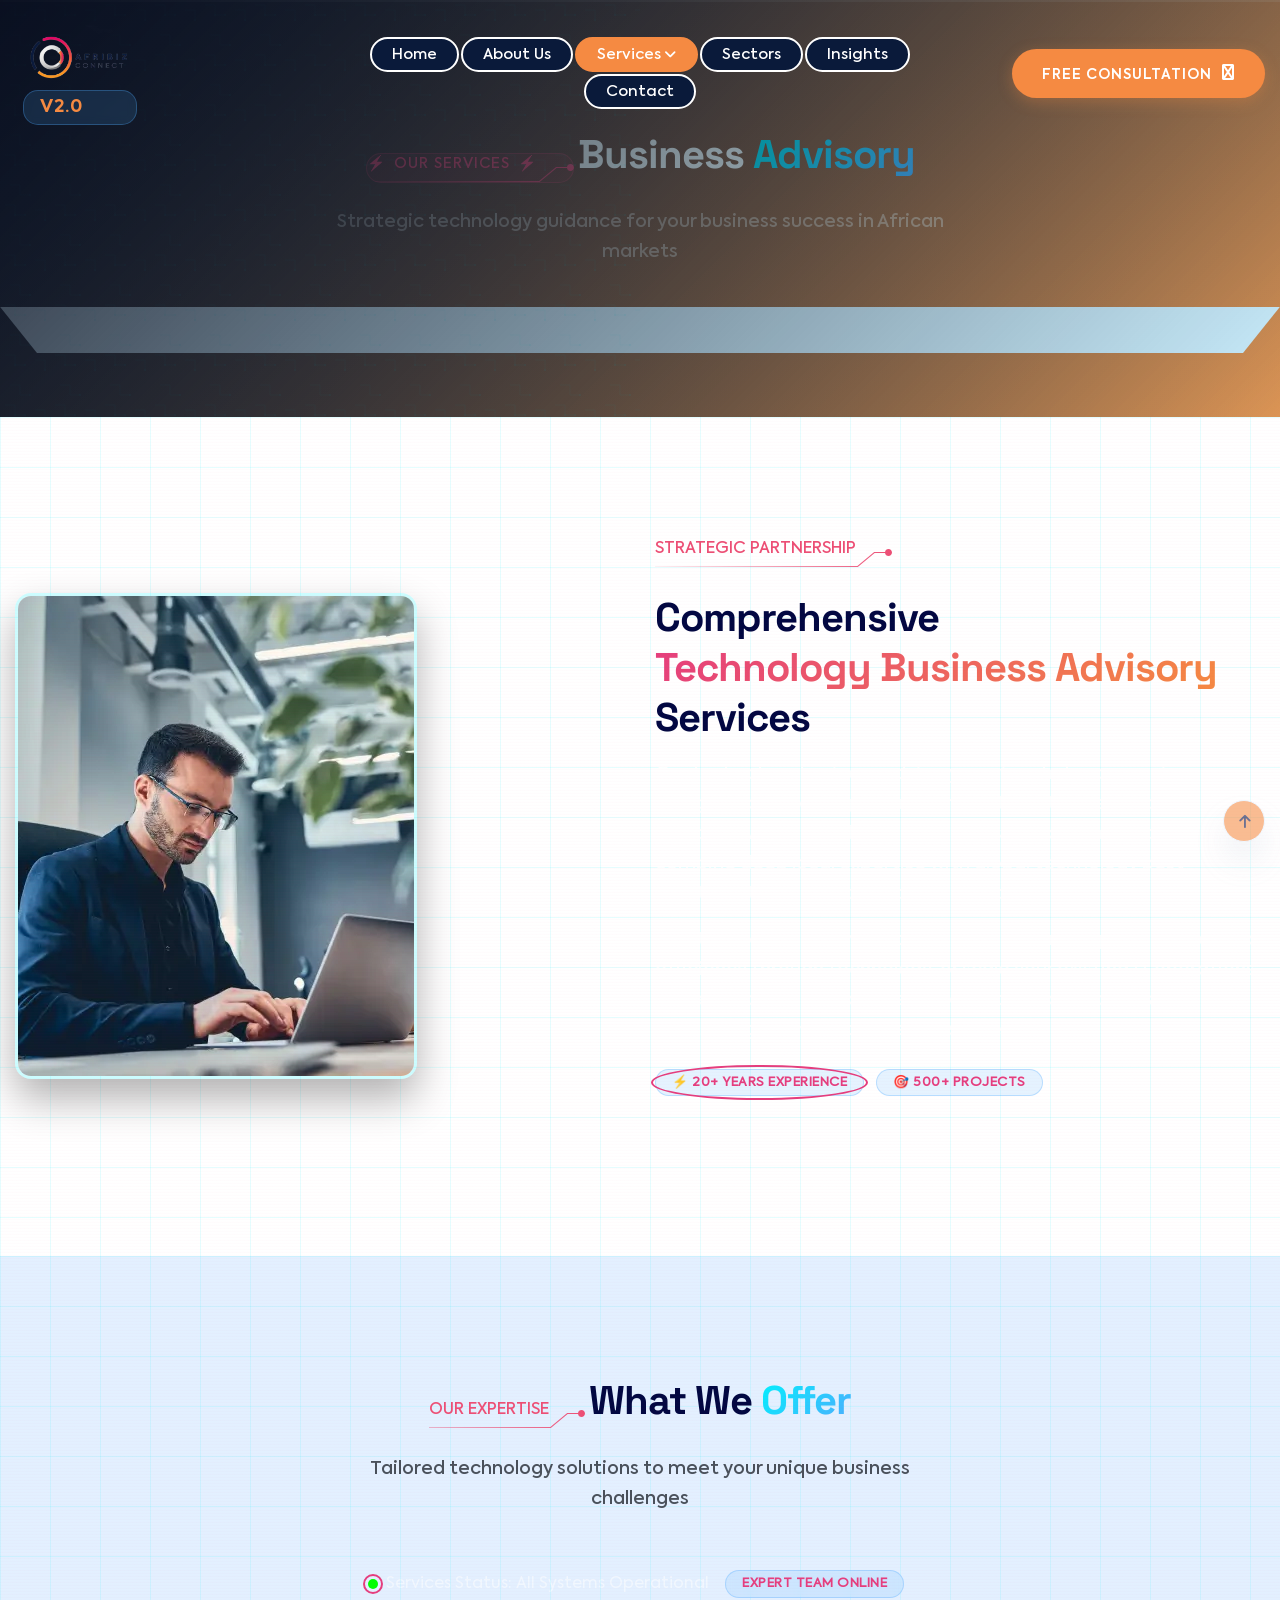
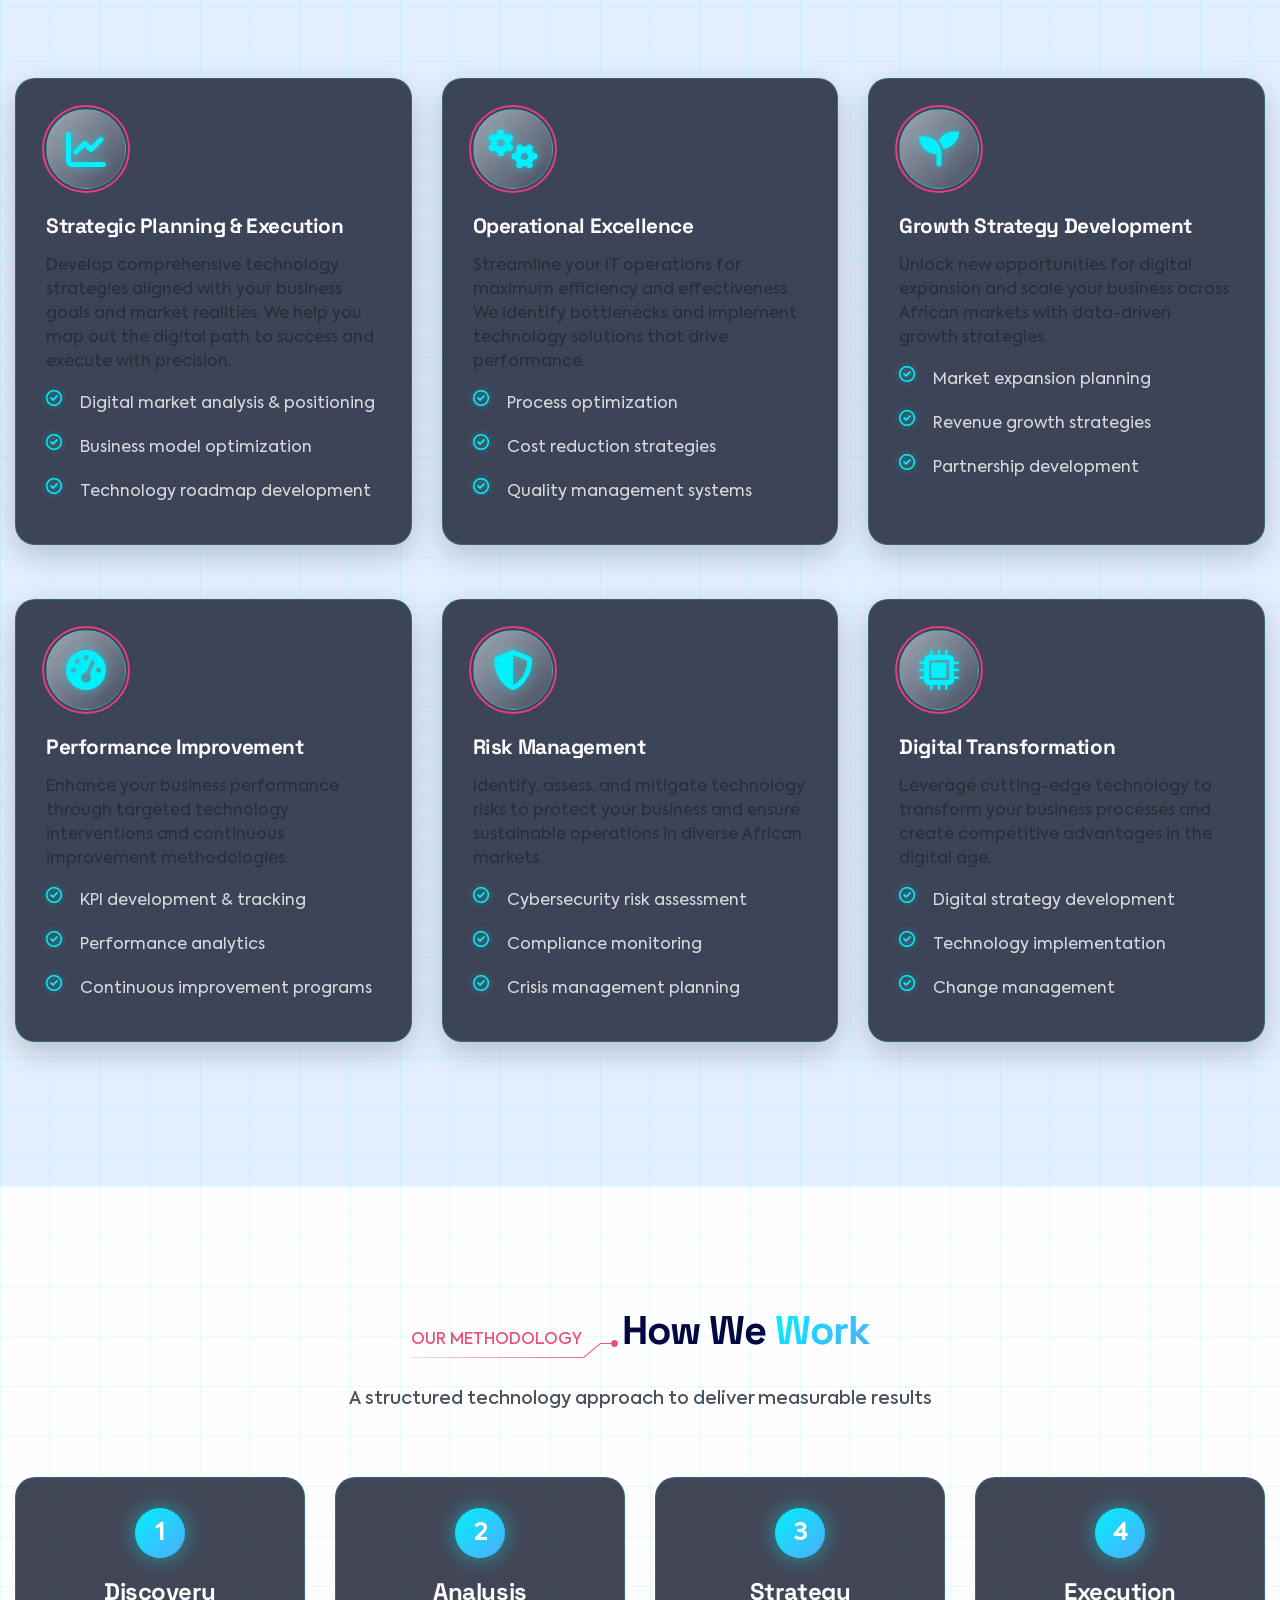
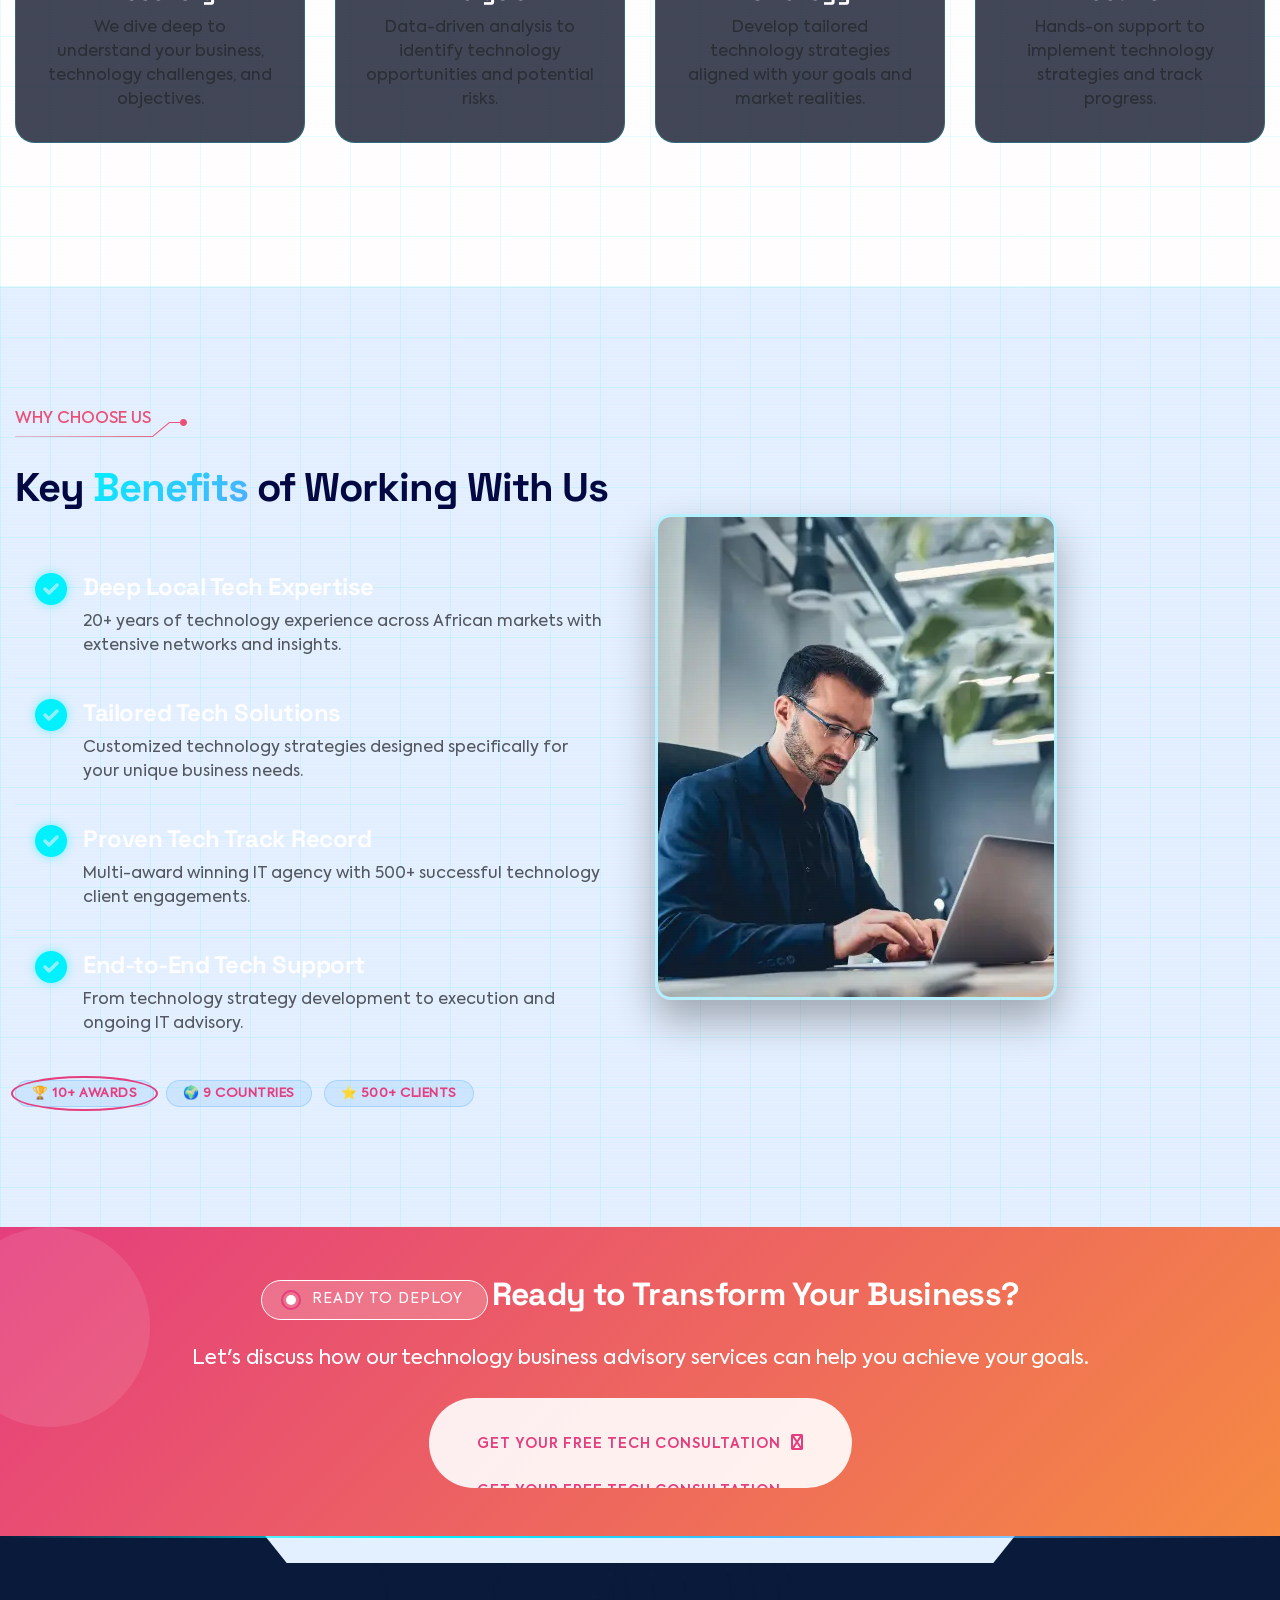
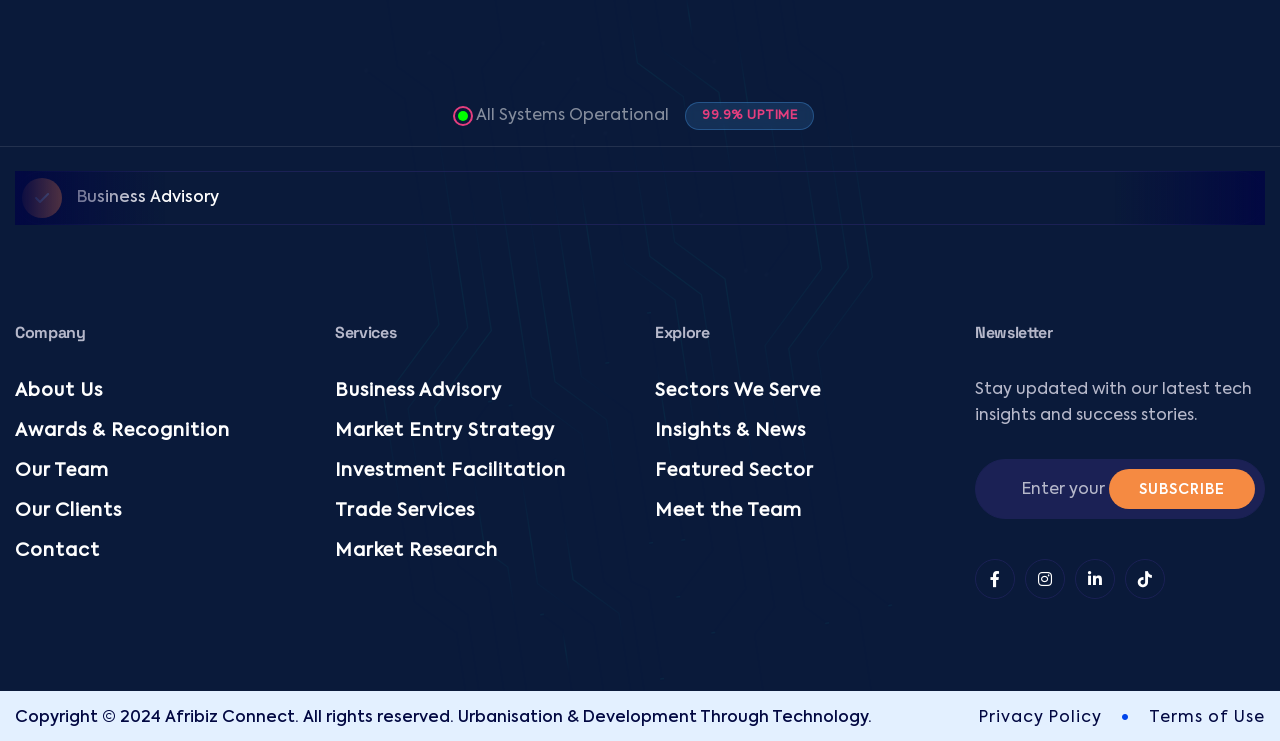
<file: business-advisory.html>
<!DOCTYPE html>
<html lang="en">
<head>
    <meta charset="utf-8">
    <meta name="viewport" content="width=device-width, initial-scale=1, shrink-to-fit=no">
    <meta http-equiv="x-ua-compatible" content="ie=edge">
    <meta name="description" content="Business Advisory services by Afribiz Connect. Strategic guidance, operational excellence, and growth strategy for businesses entering African markets.">
    <meta name="keywords" content="business advisory, strategic planning, operational excellence, growth strategy, African business consulting, IT consulting">
    <title>Business Advisory - Afribiz Connect | IT & Technology Consulting</title>
    <link rel="shortcut icon" href="images/logo1.png">

    <!-- Framework - CSS Include -->
    <link rel="stylesheet" type="text/css" href="css/bootstrap.min.css">

    <!-- Icon - CSS Include -->
    <link rel="stylesheet" type="text/css" href="css/fontawesome.css">
    
    <!-- Font Awesome for additional tech icons -->
    <link rel="stylesheet" href="https://cdnjs.cloudflare.com/ajax/libs/font-awesome/6.0.0/css/all.min.css">

    <!-- Animation - CSS Include -->
    <link rel="stylesheet" type="text/css" href="css/animate.min.css">

    <!-- Carousel - CSS Include -->
    <link rel="stylesheet" type="text/css" href="css/swiper-bundle.min.css">

    <!-- Video & Image Popup - CSS Include -->
    <link rel="stylesheet" type="text/css" href="css/magnific-popup.min.css">

    <!-- Counter - CSS Include -->
    <link rel="stylesheet" type="text/css" href="css/odometer.min.css">

    <!-- Custom - CSS Include -->
    <link rel="stylesheet" type="text/css" href="css/style.css">
    
    <!-- Tech Font - Google Fonts -->
    <link rel="preconnect" href="https://fonts.googleapis.com">
    <link rel="preconnect" href="https://fonts.gstatic.com" crossorigin>
    <link href="https://fonts.googleapis.com/css2?family=Space+Grotesk:wght@300;400;500;600;700&display=swap" rel="stylesheet">
    
    <style>
        /* IT Company Tech Styling - Matching homepage */
        :root {
            --primary-glow: #00f2fe;
            --secondary-glow: #4facfe;
            --dark-bg: #0a0f1e;
            --card-bg: rgba(18, 25, 45, 0.8);
            --grid-color: rgba(0, 242, 254, 0.1);
            --brand-pink: #E53E7E;
            --brand-orange: #F58A42;
        }

        /* Matrix/Rain Code Background */
        .matrix-bg {
            position: relative;
            overflow: hidden;
        }

        .matrix-bg::before {
            content: "";
            position: absolute;
            top: 0;
            left: 0;
            right: 0;
            bottom: 0;
            background: linear-gradient(45deg, 
                rgba(0,242,254,0.05) 0%, 
                rgba(79,172,254,0.05) 100%);
            background-size: 50px 50px;
            background-image: 
                linear-gradient(to right, var(--grid-color) 1px, transparent 1px),
                linear-gradient(to bottom, var(--grid-color) 1px, transparent 1px);
            pointer-events: none;
            z-index: 0;
        }

        /* Circuit Pattern Overlay */
        .circuit-overlay-left {
            position: absolute;
            top: 0;
            left: 0;
            width: 50%;
            height: 100%;
            background-image: url('data:image/svg+xml;utf8,<svg xmlns="http://www.w3.org/2000/svg" viewBox="0 0 100 100" opacity="0.1"><path d="M10 10 L30 10 L30 30 L50 30 M70 20 L90 20 L90 40 M20 70 L40 70 L40 90 L60 90" stroke="%2300f2fe" fill="none" stroke-width="1"/><circle cx="30" cy="30" r="2" fill="%2300f2fe"/><circle cx="50" cy="30" r="2" fill="%2300f2fe"/><circle cx="90" cy="40" r="2" fill="%2300f2fe"/><circle cx="60" cy="90" r="2" fill="%2300f2fe"/></svg>');
            background-repeat: repeat;
            pointer-events: none;
            z-index: 1;
        }

        /* Scanline Effect */
        .scanline {
            position: relative;
        }

        .scanline::after {
            content: "";
            position: absolute;
            top: 0;
            left: 0;
            width: 100%;
            height: 2px;
            background: rgba(255, 255, 255, 0.1);
            animation: scan 8s linear infinite;
            pointer-events: none;
        }

        @keyframes scan {
            0% { top: -10%; }
            100% { top: 110%; }
        }

        /* Data Stream Animation */
        .data-stream {
            position: relative;
        }

        .data-stream::after {
            content: "";
            position: absolute;
            top: 0;
            left: 0;
            right: 0;
            height: 2px;
            background: linear-gradient(90deg, 
                transparent, 
                var(--primary-glow), 
                var(--secondary-glow), 
                transparent);
            animation: dataFlow 3s linear infinite;
        }

        @keyframes dataFlow {
            0% { transform: translateX(-100%); }
            100% { transform: translateX(100%); }
        }

        /* Glitch Text Effect */
        .glitch-text {
            position: relative;
            animation: glitch 3s infinite;
        }

        @keyframes glitch {
            0%, 100% { transform: translate(0); }
            33% { transform: translate(-2px, 2px); }
            66% { transform: translate(2px, -2px); }
        }

        .gradient-text {
            background: linear-gradient(135deg, var(--primary-glow), var(--secondary-glow));
            -webkit-background-clip: text;
            -webkit-text-fill-color: transparent;
            background-clip: text;
        }

        .gradient-text-pink {
            background: linear-gradient(135deg, var(--brand-pink), var(--brand-orange));
            -webkit-background-clip: text;
            -webkit-text-fill-color: transparent;
            background-clip: text;
        }

        /* Tech Badges */
        .tech-badge {
            background: rgba(0, 242, 254, 0.1);
            border: 1px solid rgba(0, 242, 254, 0.3);
            border-radius: 30px;
            padding: 0.5rem 1.5rem;
            font-size: 0.9rem;
            letter-spacing: 1px;
        }

        .tech-badge-sm {
            background: rgba(79, 172, 254, 0.15);
            border-radius: 15px;
            padding: 0.2rem 1rem;
            font-size: 0.8rem;
            margin-right: 0.5rem;
            border: 1px solid rgba(79, 172, 254, 0.3);
        }

        /* Pulse Animation */
        .pulse-ring {
            animation: pulse 2s infinite;
        }

        @keyframes pulse {
            0% { box-shadow: 0 0 0 0 rgba(0, 242, 254, 0.7); }
            70% { box-shadow: 0 0 0 10px rgba(0, 242, 254, 0); }
            100% { box-shadow: 0 0 0 0 rgba(0, 242, 254, 0); }
        }

        /* Service Feature Cards - Updated with tech styling */
        .service_feature_card {
            background: var(--card-bg);
            backdrop-filter: blur(10px);
            border: 1px solid rgba(0, 242, 254, 0.2);
            border-radius: 20px;
            padding: 30px;
            height: 100%;
            transition: all 0.3s ease;
            position: relative;
            overflow: hidden;
            box-shadow: 0 10px 30px rgba(0, 0, 0, 0.2);
        }

        .service_feature_card::before {
            content: "";
            position: absolute;
            top: 0;
            left: -100%;
            width: 100%;
            height: 3px;
            background: linear-gradient(90deg, 
                transparent, 
                var(--primary-glow), 
                var(--secondary-glow), 
                transparent);
            transition: left 0.5s ease;
        }

        .service_feature_card:hover::before {
            left: 0;
        }

        .service_feature_card:hover {
            transform: translateY(-10px);
            border-color: rgba(0, 242, 254, 0.4);
            box-shadow: 0 20px 40px rgba(0, 242, 254, 0.2);
        }

        .service_icon_large {
            width: 80px;
            height: 80px;
            background: linear-gradient(135deg, rgba(0, 242, 254, 0.1) 0%, rgba(79, 172, 254, 0.1) 100%);
            border-radius: 50%;
            display: flex;
            align-items: center;
            justify-content: center;
            margin-bottom: 25px;
            border: 1px solid rgba(0, 242, 254, 0.3);
        }

        .service_icon_large i {
            font-size: 40px;
            color: var(--primary-glow);
            filter: drop-shadow(0 0 5px rgba(0, 242, 254, 0.5));
        }

        .service_feature_card h3 {
            color: #fff;
            font-size: 1.3rem;
            margin-bottom: 15px;
        }

        .service_feature_card p {
            color: rgba(255, 255, 255, 0.7);
        }

        .service_feature_card .icon_list li {
            color: rgba(255, 255, 255, 0.8);
            margin-bottom: 8px;
        }

        .service_feature_card .fa-circle-check {
            color: var(--primary-glow) !important;
            filter: drop-shadow(0 0 3px rgba(0, 242, 254, 0.5));
        }

        /* Process Steps - Updated with tech styling */
        .process_step {
            text-align: center;
            padding: 30px;
            background: var(--card-bg);
            backdrop-filter: blur(10px);
            border: 1px solid rgba(0, 242, 254, 0.2);
            border-radius: 20px;
            position: relative;
            transition: all 0.3s ease;
            height: 100%;
        }

        .process_step:hover {
            transform: translateY(-5px);
            border-color: rgba(0, 242, 254, 0.4);
            box-shadow: 0 10px 30px rgba(0, 242, 254, 0.2);
        }

        .step_number {
            width: 50px;
            height: 50px;
            background: linear-gradient(135deg, var(--primary-glow), var(--secondary-glow));
            color: white;
            border-radius: 50%;
            display: flex;
            align-items: center;
            justify-content: center;
            font-size: 1.5rem;
            font-weight: 700;
            margin: 0 auto 20px;
            box-shadow: 0 0 20px rgba(0, 242, 254, 0.5);
        }

        .process_step h4 {
            color: #fff;
            margin-bottom: 10px;
        }

        .process_step p {
            color: rgba(255, 255, 255, 0.7);
        }

        /* Benefit Items - Updated with tech styling */
        .benefit_item {
            padding: 20px;
            border-bottom: 1px solid rgba(0, 242, 254, 0.1);
            transition: all 0.3s ease;
            background: transparent;
        }

        .benefit_item:hover {
            background: rgba(0, 242, 254, 0.05);
            transform: translateX(10px);
            border-color: var(--primary-glow);
        }

        .benefit_item:last-child {
            border-bottom: none;
        }

        .benefit_icon i {
            color: var(--primary-glow) !important;
            filter: drop-shadow(0 0 5px rgba(0, 242, 254, 0.5));
        }

        .benefit_item h4 {
            color: #fff;
        }

        .benefit_item p {
            color: rgba(255, 255, 255, 0.7);
        }

        /* CTA Section - Updated with tech overlay */
        .cta_section {
            background: linear-gradient(135deg, var(--brand-pink) 0%, var(--brand-orange) 100%);
            padding: 80px 0;
            position: relative;
            overflow: hidden;
        }

        .cta_section::before {
            content: '';
            position: absolute;
            top: -50px;
            right: -50px;
            width: 200px;
            height: 200px;
            background: rgba(255, 255, 255, 0.1);
            border-radius: 50%;
        }

        .cta_section::after {
            content: '';
            position: absolute;
            bottom: -50px;
            left: -50px;
            width: 200px;
            height: 200px;
            background: rgba(255, 255, 255, 0.1);
            border-radius: 50%;
        }

        .cta_section .btn-light {
            background: rgba(255, 255, 255, 0.9);
            border: none;
            color: var(--brand-pink);
            font-weight: 600;
        }

        .cta_section .btn-light:hover {
            background: white;
            transform: translateY(-2px);
            box-shadow: 0 10px 30px rgba(0, 0, 0, 0.2);
        }

        /* Tech Buttons */
        .btn-primary {
            background: linear-gradient(135deg, var(--primary-glow), var(--secondary-glow)) !important;
            border: none !important;
        }

        .btn-primary:hover {
            background: linear-gradient(135deg, var(--secondary-glow), var(--primary-glow)) !important;
            transform: translateY(-2px);
            box-shadow: 0 10px 30px rgba(0, 242, 254, 0.3) !important;
        }

        /* Page Banner Enhancement */
        .page_banner_section {
            position: relative;
        }

        .page_banner_section::before {
            content: "";
            position: absolute;
            top: 0;
            left: 0;
            width: 100%;
            height: 100%;
            background: linear-gradient(135deg, rgba(10, 15, 30, 0.9), rgba(0, 242, 254, 0.1));
            pointer-events: none;
        }

        mark {
            background: linear-gradient(135deg, var(--primary-glow), var(--secondary-glow));
            -webkit-background-clip: text;
            -webkit-text-fill-color: transparent;
            background-clip: text;
        }

        /* System Status Bar */
        .system-status {
            padding: 1rem 0;
            border-bottom: 1px solid rgba(255, 255, 255, 0.1);
        }

        /* Service Content Text Adjustments */
        .service_content .heading_description {
            color: rgba(255, 255, 255, 0.8);
        }

        .service_image img {
            border: 3px solid rgba(0, 242, 254, 0.2);
            box-shadow: 0 20px 40px rgba(0, 0, 0, 0.3);
        }

        /* Benefits Image */
        .benefits_image img {
            border: 3px solid rgba(0, 242, 254, 0.2);
            box-shadow: 0 20px 40px rgba(0, 0, 0, 0.3);
        }

        /* Responsive */
        @media (max-width: 768px) {
            .circuit-overlay-left {
                width: 100%;
                opacity: 0.3;
            }
            
            .service_feature_card {
                padding: 20px;
            }
            
            .service_icon_large {
                width: 60px;
                height: 60px;
            }
            
            .service_icon_large i {
                font-size: 30px;
            }
        }
    </style>
</head>
<body>
    <div class="page_wrapper">
        <!-- Preloader - Start (Updated with tech theme) -->
        <div id="preloader" class="preloader">
            <div class="loader-circle">
                <div class="loader-line-mask">
                    <div class="loader-line"></div>
                </div>
                <div class="loader-logo">
                    <img src="images/logo1.png" alt="Afribiz Connect Logo">
                    <div class="loading-text mt-2">
                        <span class="tech-badge-sm">INITIALIZING</span>
                        <span class="tech-badge-sm">SERVICE.MD</span>
                    </div>
                </div>
            </div>
        </div>
        <!-- Preloader - End -->

        <!-- Back To Top - Start -->
        <div class="backtotop">
            <a href="#" class="scroll">
                <i class="fa-solid fa-arrow-up"></i>
            </a>
        </div>
        <!-- Back To Top - End -->

        <!-- Site Header - Start (Updated with tech button) -->
        <header class="site_header site_header_2">
            <div class="header_bottom stricky">
                <div class="container">
                    <div class="row align-items-center">
                        <div class="col-lg-3 col-5">
                            <div class="site_logo">
                                <a class="site_link" href="index.html">
                                    <img src="images/logo1.png" alt="Afribiz Connect – IT Solutions & Technology">
                                    <span class="logo-badge tech-badge-sm ms-2">v2.0</span>
                                </a>
                            </div>
                        </div>
                        <div class="col-lg-6 col-2">
                            <nav class="main_menu navbar navbar-expand-lg">
                                <div class="main_menu_inner collapse navbar-collapse justify-content-lg-center" id="main_menu_dropdown">
                                    <ul class="main_menu_list unordered_list justify-content-center">
                                        <li>
                                            <a class="nav-link" href="index.html">Home</a>
                                        </li>
                                        <li>
                                            <a class="nav-link" href="about.html">About Us</a>
                                        </li>
                                        <li class="dropdown active">
                                            <a class="nav-link" href="#" id="services_submenu" role="button" data-bs-toggle="dropdown" aria-expanded="false">
                                                Services
                                            </a>
                                            <ul class="dropdown-menu" aria-labelledby="services_submenu">
                                                <li class="active"><a href="business-advisory.html">Business Advisory</a></li>
                                                <li><a href="market-entry.html">Market Entry Strategy</a></li>
                                                <li><a href="investment.html">Investment Facilitation</a></li>
                                                <li><a href="trade-services.html">Trade Services</a></li>
                                                <li><a href="research.html">Market Research</a></li>
                                            </ul>
                                        </li>
                                        <li>
                                            <a class="nav-link" href="sectors.html">Sectors</a>
                                        </li>
                                        <li>
                                            <a class="nav-link" href="insights.html">Insights</a>
                                        </li>
                                        <li>
                                            <a class="nav-link" href="contact.html">Contact</a>
                                        </li>
                                    </ul>
                                </div>
                            </nav>
                        </div>
                        <div class="col-lg-3 col-5">
                            <ul class="header_btns_group unordered_list justify-content-end">
                                <li>
                                    <button class="mobile_menu_btn" type="button" data-bs-toggle="collapse" data-bs-target="#main_menu_dropdown" aria-expanded="false" aria-label="Toggle navigation">
                                        <i class="far fa-bars"></i>
                                    </button>
                                </li>
                                <li>
                                    <a class="btn btn-primary ripple-effect tech-btn" href="contact.html">
                                        <span class="btn_label" data-text="Free Consultation">Free Consultation</span>
                                        <span class="btn_icon">
                                            <i class="fa-solid fa-arrow-up-right"></i>
                                        </span>
                                    </a>
                                </li>
                            </ul>
                        </div>
                    </div>
                </div>
            </div>
        </header>
        <!-- Site Header - End -->

        <!-- Page Banner - Start (Enhanced with tech elements) -->
        <section class="page_banner_section bg-dark section_decoration scanline" style="background-image: url('images/bg_image_2.webp');">
            <div class="container">
                <div class="row">
                    <div class="col-12 text-center fade-up">
                        <div class="heading_block text-white">
                            <div class="heading_focus_text has_underline text-white d-inline-flex tech-badge" style="background-image: url('images/shape_title_under_line.svg');">
                                <span class="ai-pulse">⚡</span> Our Services <span class="ai-pulse">⚡</span>
                            </div>
                            <h1 class="heading_text text-white mb-0 glitch">
                                Business <mark class="gradient-text">Advisory</mark>
                            </h1>
                            <p class="heading_description text-white-50">
                                Strategic technology guidance for your business success in African markets
                            </p>
                        </div>
                    </div>
                </div>
            </div>
            <!-- Circuit overlay -->
            <div class="circuit-overlay-left"></div>
            <div class="decoration_item shape_image_1">
                <img src="images/shape_space_2.svg" alt="Decorative Shape">
            </div>
        </section>
        <!-- Page Banner - End -->

        <!-- Service Overview - Start (Enhanced with tech styling) -->
        <section class="service_overview_section section_space matrix-bg">
            <div class="container">
                <div class="row align-items-center">
                    <div class="col-lg-6 fade-up">
                        <div class="service_image">
                            <img src="images/about_image_6.webp" alt="Business Advisory Services" class="img-fluid rounded-4">
                        </div>
                    </div>
                    <div class="col-lg-6 fade-up">
                        <div class="service_content">
                            <div class="heading_block">
                                <div class="heading_focus_text has_underline d-inline-flex" style="background-image: url('images/shape_title_under_line.svg');">
                                    Strategic Partnership
                                </div>
                                <h2 class="heading_text">
                                    Comprehensive <mark class="gradient-text-pink">Technology Business Advisory</mark> Services
                                </h2>
                                <p class="heading_description">
                                    Our technology business advisory services help companies navigate complex digital environments, optimize IT operations, and achieve sustainable growth across African markets. We combine deep local expertise with global technology best practices to deliver exceptional results.
                                </p>
                                <p class="heading_description">
                                    Whether you're looking to digitally transform, improve operational efficiency through technology, or scale your existing IT operations, our team of experienced technology advisors provides the strategic guidance you need to succeed.
                                </p>
                                <div class="mt-4">
                                    <span class="tech-badge-sm pulse-ring">⚡ 20+ YEARS EXPERIENCE</span>
                                    <span class="tech-badge-sm">🎯 500+ PROJECTS</span>
                                </div>
                            </div>
                        </div>
                    </div>
                </div>
            </div>
        </section>
        <!-- Service Overview - End -->

        <!-- What We Offer - Start (Enhanced with tech cards) -->
        <section class="what_we_offer_section section_space bg-light matrix-bg">
            <div class="container">
                <div class="heading_block text-center">
                    <div class="heading_focus_text has_underline d-inline-flex fade-up" style="background-image: url('images/shape_title_under_line.svg');">
                        Our Expertise
                    </div>
                    <h2 class="heading_text mb-0 fade-up glitch">
                        What We <mark class="gradient-text">Offer</mark>
                    </h2>
                    <p class="heading_description fade-up">
                        Tailored technology solutions to meet your unique business challenges
                    </p>
                </div>

                <!-- System Status (Tech addition) -->
                <div class="system-status mb-4">
                    <div class="d-flex align-items-center justify-content-center">
                        <span class="pulse-ring me-2" style="width: 10px; height: 10px; background: #00ff00; border-radius: 50%; display: inline-block;"></span>
                        <span class="text-white-50">Services Status: All Systems Operational</span>
                        <span class="tech-badge-sm ms-3">EXPERT TEAM ONLINE</span>
                    </div>
                </div>

                <div class="row mt-5 stagger-fade">
                    <!-- Strategic Planning -->
                    <div class="col-lg-4 col-md-6 mb-4">
                        <div class="service_feature_card">
                            <div class="service_icon_large pulse-ring">
                                <i class="fa-solid fa-chart-line"></i>
                            </div>
                            <h3>Strategic Planning & Execution</h3>
                            <p class="text-muted">Develop comprehensive technology strategies aligned with your business goals and market realities. We help you map out the digital path to success and execute with precision.</p>
                            <ul class="icon_list unordered_list_block mt-3">
                                <li><i class="fa-regular fa-circle-check" style="margin-right: 8px;"></i> Digital market analysis & positioning</li>
                                <li><i class="fa-regular fa-circle-check" style="margin-right: 8px;"></i> Business model optimization</li>
                                <li><i class="fa-regular fa-circle-check" style="margin-right: 8px;"></i> Technology roadmap development</li>
                            </ul>
                        </div>
                    </div>

                    <!-- Operational Excellence -->
                    <div class="col-lg-4 col-md-6 mb-4">
                        <div class="service_feature_card">
                            <div class="service_icon_large pulse-ring">
                                <i class="fa-solid fa-gears"></i>
                            </div>
                            <h3>Operational Excellence</h3>
                            <p class="text-muted">Streamline your IT operations for maximum efficiency and effectiveness. We identify bottlenecks and implement technology solutions that drive performance.</p>
                            <ul class="icon_list unordered_list_block mt-3">
                                <li><i class="fa-regular fa-circle-check" style="margin-right: 8px;"></i> Process optimization</li>
                                <li><i class="fa-regular fa-circle-check" style="margin-right: 8px;"></i> Cost reduction strategies</li>
                                <li><i class="fa-regular fa-circle-check" style="margin-right: 8px;"></i> Quality management systems</li>
                            </ul>
                        </div>
                    </div>

                    <!-- Growth Strategy -->
                    <div class="col-lg-4 col-md-6 mb-4">
                        <div class="service_feature_card">
                            <div class="service_icon_large pulse-ring">
                                <i class="fa-solid fa-seedling"></i>
                            </div>
                            <h3>Growth Strategy Development</h3>
                            <p class="text-muted">Unlock new opportunities for digital expansion and scale your business across African markets with data-driven growth strategies.</p>
                            <ul class="icon_list unordered_list_block mt-3">
                                <li><i class="fa-regular fa-circle-check" style="margin-right: 8px;"></i> Market expansion planning</li>
                                <li><i class="fa-regular fa-circle-check" style="margin-right: 8px;"></i> Revenue growth strategies</li>
                                <li><i class="fa-regular fa-circle-check" style="margin-right: 8px;"></i> Partnership development</li>
                            </ul>
                        </div>
                    </div>

                    <!-- Performance Improvement -->
                    <div class="col-lg-4 col-md-6 mb-4">
                        <div class="service_feature_card">
                            <div class="service_icon_large pulse-ring">
                                <i class="fa-solid fa-gauge-high"></i>
                            </div>
                            <h3>Performance Improvement</h3>
                            <p class="text-muted">Enhance your business performance through targeted technology interventions and continuous improvement methodologies.</p>
                            <ul class="icon_list unordered_list_block mt-3">
                                <li><i class="fa-regular fa-circle-check" style="margin-right: 8px;"></i> KPI development & tracking</li>
                                <li><i class="fa-regular fa-circle-check" style="margin-right: 8px;"></i> Performance analytics</li>
                                <li><i class="fa-regular fa-circle-check" style="margin-right: 8px;"></i> Continuous improvement programs</li>
                            </ul>
                        </div>
                    </div>

                    <!-- Risk Management -->
                    <div class="col-lg-4 col-md-6 mb-4">
                        <div class="service_feature_card">
                            <div class="service_icon_large pulse-ring">
                                <i class="fa-solid fa-shield"></i>
                            </div>
                            <h3>Risk Management</h3>
                            <p class="text-muted">Identify, assess, and mitigate technology risks to protect your business and ensure sustainable operations in diverse African markets.</p>
                            <ul class="icon_list unordered_list_block mt-3">
                                <li><i class="fa-regular fa-circle-check" style="margin-right: 8px;"></i> Cybersecurity risk assessment</li>
                                <li><i class="fa-regular fa-circle-check" style="margin-right: 8px;"></i> Compliance monitoring</li>
                                <li><i class="fa-regular fa-circle-check" style="margin-right: 8px;"></i> Crisis management planning</li>
                            </ul>
                        </div>
                    </div>

                    <!-- Digital Transformation -->
                    <div class="col-lg-4 col-md-6 mb-4">
                        <div class="service_feature_card">
                            <div class="service_icon_large pulse-ring">
                                <i class="fa-solid fa-microchip"></i>
                            </div>
                            <h3>Digital Transformation</h3>
                            <p class="text-muted">Leverage cutting-edge technology to transform your business processes and create competitive advantages in the digital age.</p>
                            <ul class="icon_list unordered_list_block mt-3">
                                <li><i class="fa-regular fa-circle-check" style="margin-right: 8px;"></i> Digital strategy development</li>
                                <li><i class="fa-regular fa-circle-check" style="margin-right: 8px;"></i> Technology implementation</li>
                                <li><i class="fa-regular fa-circle-check" style="margin-right: 8px;"></i> Change management</li>
                            </ul>
                        </div>
                    </div>
                </div>
            </div>
        </section>
        <!-- What We Offer - End -->

        <!-- Our Approach - Start (Enhanced with tech styling) -->
        <section class="our_approach_section section_space matrix-bg">
            <div class="container">
                <div class="heading_block text-center">
                    <div class="heading_focus_text has_underline d-inline-flex fade-up" style="background-image: url('images/shape_title_under_line.svg');">
                        Our Methodology
                    </div>
                    <h2 class="heading_text mb-0 fade-up glitch">
                        How We <mark class="gradient-text">Work</mark>
                    </h2>
                    <p class="heading_description fade-up">
                        A structured technology approach to deliver measurable results
                    </p>
                </div>

                <div class="row mt-5 stagger-fade">
                    <div class="col-lg-3 col-md-6 mb-4">
                        <div class="process_step">
                            <div class="step_number">1</div>
                            <h4>Discovery</h4>
                            <p class="text-muted mb-0">We dive deep to understand your business, technology challenges, and objectives.</p>
                        </div>
                    </div>
                    <div class="col-lg-3 col-md-6 mb-4">
                        <div class="process_step">
                            <div class="step_number">2</div>
                            <h4>Analysis</h4>
                            <p class="text-muted mb-0">Data-driven analysis to identify technology opportunities and potential risks.</p>
                        </div>
                    </div>
                    <div class="col-lg-3 col-md-6 mb-4">
                        <div class="process_step">
                            <div class="step_number">3</div>
                            <h4>Strategy</h4>
                            <p class="text-muted mb-0">Develop tailored technology strategies aligned with your goals and market realities.</p>
                        </div>
                    </div>
                    <div class="col-lg-3 col-md-6 mb-4">
                        <div class="process_step">
                            <div class="step_number">4</div>
                            <h4>Execution</h4>
                            <p class="text-muted mb-0">Hands-on support to implement technology strategies and track progress.</p>
                        </div>
                    </div>
                </div>
            </div>
        </section>
        <!-- Our Approach - End -->

        <!-- Key Benefits - Start (Enhanced with tech styling) -->
        <section class="benefits_section section_space bg-light matrix-bg">
            <div class="container">
                <div class="row align-items-center">
                    <div class="col-lg-6 fade-up">
                        <div class="heading_block">
                            <div class="heading_focus_text has_underline d-inline-flex" style="background-image: url('images/shape_title_under_line.svg');">
                                Why Choose Us
                            </div>
                            <h2 class="heading_text">
                                Key <mark class="gradient-text">Benefits</mark> of Working With Us
                            </h2>
                        </div>
                        
                        <div class="benefits_list mt-4">
                            <div class="benefit_item d-flex">
                                <div class="benefit_icon me-3">
                                    <i class="fa-solid fa-check-circle fa-2x"></i>
                                </div>
                                <div>
                                    <h4>Deep Local Tech Expertise</h4>
                                    <p class="text-muted mb-0">20+ years of technology experience across African markets with extensive networks and insights.</p>
                                </div>
                            </div>
                            
                            <div class="benefit_item d-flex">
                                <div class="benefit_icon me-3">
                                    <i class="fa-solid fa-check-circle fa-2x"></i>
                                </div>
                                <div>
                                    <h4>Tailored Tech Solutions</h4>
                                    <p class="text-muted mb-0">Customized technology strategies designed specifically for your unique business needs.</p>
                                </div>
                            </div>
                            
                            <div class="benefit_item d-flex">
                                <div class="benefit_icon me-3">
                                    <i class="fa-solid fa-check-circle fa-2x"></i>
                                </div>
                                <div>
                                    <h4>Proven Tech Track Record</h4>
                                    <p class="text-muted mb-0">Multi-award winning IT agency with 500+ successful technology client engagements.</p>
                                </div>
                            </div>
                            
                            <div class="benefit_item d-flex">
                                <div class="benefit_icon me-3">
                                    <i class="fa-solid fa-check-circle fa-2x"></i>
                                </div>
                                <div>
                                    <h4>End-to-End Tech Support</h4>
                                    <p class="text-muted mb-0">From technology strategy development to execution and ongoing IT advisory.</p>
                                </div>
                            </div>
                        </div>
                        
                        <div class="mt-4">
                            <span class="tech-badge-sm pulse-ring">🏆 10+ AWARDS</span>
                            <span class="tech-badge-sm">🌍 9 COUNTRIES</span>
                            <span class="tech-badge-sm">⭐ 500+ CLIENTS</span>
                        </div>
                    </div>
                    <div class="col-lg-6 fade-up">
                        <div class="benefits_image">
                            <img src="images/about_image_6.webp" alt="Business Benefits" class="img-fluid rounded-4">
                        </div>
                    </div>
                </div>
            </div>
        </section>
        <!-- Key Benefits - End -->

        <!-- Call to Action - Start (Enhanced with tech elements) -->
        <section class="cta_section py-5 scanline">
            <div class="container text-center">
                <div class="fade-up">
                    <div class="tech-badge d-inline-flex mb-4" style="background: rgba(255,255,255,0.2); color: white; border-color: white;">
                        <span class="pulse-ring me-2" style="width: 10px; height: 10px; background: white; border-radius: 50%; display: inline-block;"></span>
                        READY TO DEPLOY
                    </div>
                    <h2 class="text-white mb-4 glitch">Ready to Transform Your Business?</h2>
                    <p class="text-white mb-4 fs-5">Let's discuss how our technology business advisory services can help you achieve your goals.</p>
                    <a href="contact.html" class="btn btn-light btn-lg px-5 py-3 ripple-effect">
                        <span class="btn_label" data-text="Get Your Free Tech Consultation">Get Your Free Tech Consultation</span>
                        <span class="btn_icon">
                            <i class="fa-solid fa-arrow-up-right"></i>
                        </span>
                    </a>
                </div>
            </div>
        </section>
        <!-- Call to Action - End -->

        <!-- Site Footer - Start (Enhanced with tech elements) -->
        <footer class="site_footer footer_layout_2 section_decoration data-stream" style="background-image: url('images/bg_pattern_3.svg');">
            <!-- System Status -->
            <div class="system-status mb-4">
                <div class="d-flex align-items-center justify-content-center">
                    <span class="pulse-ring me-2" style="width: 10px; height: 10px; background: #00ff00; border-radius: 50%; display: inline-block;"></span>
                    <span class="text-white-50">All Systems Operational</span>
                    <span class="tech-badge-sm ms-3">99.9% Uptime</span>
                </div>
            </div>
            
            <div class="decoration_item shape_image_1">
                <img src="images/shape_space_2.svg" alt="Decorative Shape">
            </div>
            <div class="container">
                <!-- Service Pill Carousel -->
                <div class="service_pill_carousel swiper">
                    <div class="swiper-wrapper">
                        <div class="swiper-slide">
                            <a class="service_pill_block" href="business-advisory.html">
                                <i class="fa-solid fa-check"></i>
                                <span>Business Advisory</span>
                            </a>
                        </div>
                        <div class="swiper-slide">
                            <a class="service_pill_block" href="market-entry.html">
                                <i class="fa-solid fa-check"></i>
                                <span>Market Entry</span>
                            </a>
                        </div>
                        <div class="swiper-slide">
                            <a class="service_pill_block" href="investment.html">
                                <i class="fa-solid fa-check"></i>
                                <span>Investment</span>
                            </a>
                        </div>
                        <div class="swiper-slide">
                            <a class="service_pill_block" href="trade-services.html">
                                <i class="fa-solid fa-check"></i>
                                <span>Trade Services</span>
                            </a>
                        </div>
                        <div class="swiper-slide">
                            <a class="service_pill_block" href="research.html">
                                <i class="fa-solid fa-check"></i>
                                <span>Market Research</span>
                            </a>
                        </div>
                        <div class="swiper-slide">
                            <a class="service_pill_block" href="sectors.html">
                                <i class="fa-solid fa-check"></i>
                                <span>Sectors</span>
                            </a>
                        </div>
                        <div class="swiper-slide">
                            <a class="service_pill_block" href="insights.html">
                                <i class="fa-solid fa-check"></i>
                                <span>Insights</span>
                            </a>
                        </div>
                    </div>
                </div>
                
                <!-- Footer Main Content -->
                <div class="footer_main_content">
                    <div class="row stagger-fade">
                        <div class="col-lg-3 col-md-6">
                            <div class="footer_widget">
                                <h3 class="footer_info_title">Company</h3>
                                <ul class="icon_list unordered_list_block">
                                    <li><a href="about.html">About Us</a></li>
                                    <li><a href="about.html#awards">Awards & Recognition</a></li>
                                    <li><a href="about.html#team">Our Team</a></li>
                                    <li><a href="index.html#clients">Our Clients</a></li>
                                    <li><a href="contact.html">Contact</a></li>
                                </ul>
                            </div>
                        </div>
                        
                        <div class="col-lg-3 col-md-6">
                            <div class="footer_widget">
                                <h3 class="footer_info_title">Services</h3>
                                <ul class="icon_list unordered_list_block">
                                    <li><a href="business-advisory.html">Business Advisory</a></li>
                                    <li><a href="market-entry.html">Market Entry Strategy</a></li>
                                    <li><a href="investment.html">Investment Facilitation</a></li>
                                    <li><a href="trade-services.html">Trade Services</a></li>
                                    <li><a href="research.html">Market Research</a></li>
                                </ul>
                            </div>
                        </div>
                        
                        <div class="col-lg-3 col-md-6">
                            <div class="footer_widget">
                                <h3 class="footer_info_title">Explore</h3>
                                <ul class="icon_list unordered_list_block">
                                    <li><a href="sectors.html">Sectors We Serve</a></li>
                                    <li><a href="insights.html">Insights & News</a></li>
                                    <li><a href="sectors.html#featured">Featured Sector</a></li>
                                    <li><a href="about.html#team">Meet the Team</a></li>
                                </ul>
                            </div>
                        </div>
                        
                        <div class="col-lg-3 col-md-6">
                            <div class="footer_widget">
                                <h3 class="footer_info_title">Newsletter</h3>
                                <p>Stay updated with our latest tech insights and success stories.</p>
                                <form class="footer_newslatter_2" action="#" method="POST">
                                    <input type="email" name="email" placeholder="Enter your email" required>
                                    <button type="submit">Subscribe</button>
                                </form>
                                <ul class="social_icons_block unordered_list mt-3">
                                    <li><a href="https://www.facebook.com/afribizconnect" target="_blank"><i class="fa-brands fa-facebook-f"></i></a></li>
                                    <li><a href="https://www.instagram.com/afribizconnect_/" target="_blank"><i class="fa-brands fa-instagram"></i></a></li>
                                    <li><a href="https://www.linkedin.com/company/afribiz-connect1/" target="_blank"><i class="fa-brands fa-linkedin-in"></i></a></li>
                                    <li><a href="https://www.tiktok.com/@afribiz.connect?lang=en-GB" target="_blank"><i class="fa-brands fa-tiktok"></i></a></li>
                                </ul>
                            </div>
                        </div>
                    </div>
                </div>
            </div>
            
            <!-- Footer Bottom -->
            <div class="footer_bottom" style="background-image: url('images/shape_space_6.svg');">
                <div class="container d-md-flex align-items-md-center justify-content-md-between">
                    <p class="copyright_text m-0">
                        Copyright © 2024 Afribiz Connect. All rights reserved. Urbanisation & Development Through Technology.
                    </p>
                    <ul class="icon_list unordered_list">
                        <li>
                            <a href="privacy.html">
                                <span class="icon_list_icon">
                                    <i class="fa-solid fa-circle"></i>
                                </span>
                                <span class="icon_list_text">Privacy Policy</span>
                            </a>
                        </li>
                        <li>
                            <a href="terms.html">
                                <span class="icon_list_icon">
                                    <i class="fa-solid fa-circle"></i>
                                </span>
                                <span class="icon_list_text">Terms of Use</span>
                            </a>
                        </li>
                    </ul>
                </div>
            </div>
        </footer>
        <!-- Site Footer - End -->
    </div>

    <!-- Scripts -->
    <script src="js/jquery.min.js"></script>
    <script src="js/popper.min.js"></script>
    <script src="js/bootstrap.min.js"></script>
    <script src="js/bootstrap-dropdown-ml-hack.min.js"></script>
    <script src="js/swiper-bundle.min.js"></script>
    <script src="js/parallaxie.js"></script>
    <script src="js/parallax-scroll.js"></script>
    <script src="js/wow.min.js"></script>
    <script src="js/appear.min.js"></script>
    <script src="js/odometer.min.js"></script>
    <script src="js/main.js"></script>
    
    <!-- Tech Effects Script -->
    <script>
    document.addEventListener('DOMContentLoaded', function() {
        // Add random tech "noise" to cards on hover
        const cards = document.querySelectorAll('.service_feature_card, .process_step, .benefit_item');
        cards.forEach(card => {
            card.addEventListener('mouseenter', () => {
                card.style.transform = `translateY(-5px) rotate(${Math.random() * 0.5 - 0.25}deg)`;
            });
            card.addEventListener('mouseleave', () => {
                card.style.transform = 'translateY(0) rotate(0)';
            });
        });
    });
    </script>
</body>
</html>
</file>
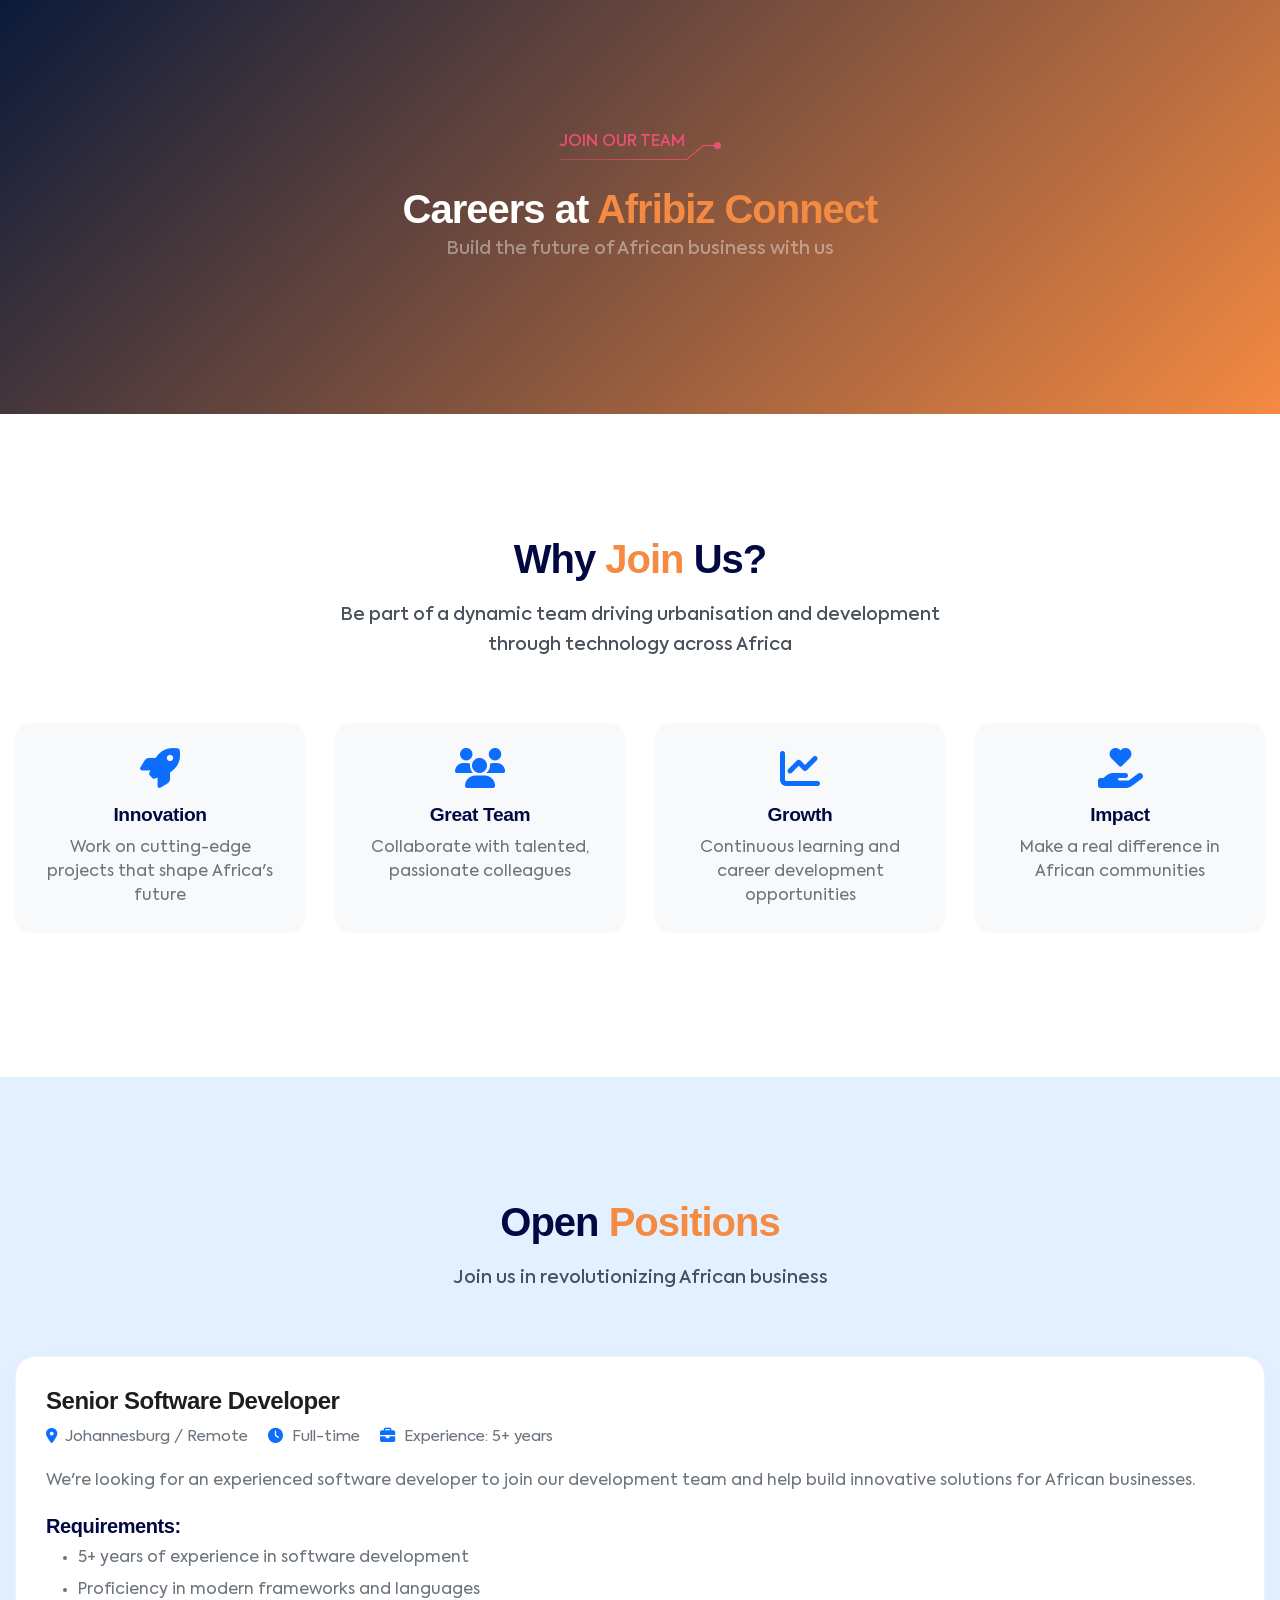
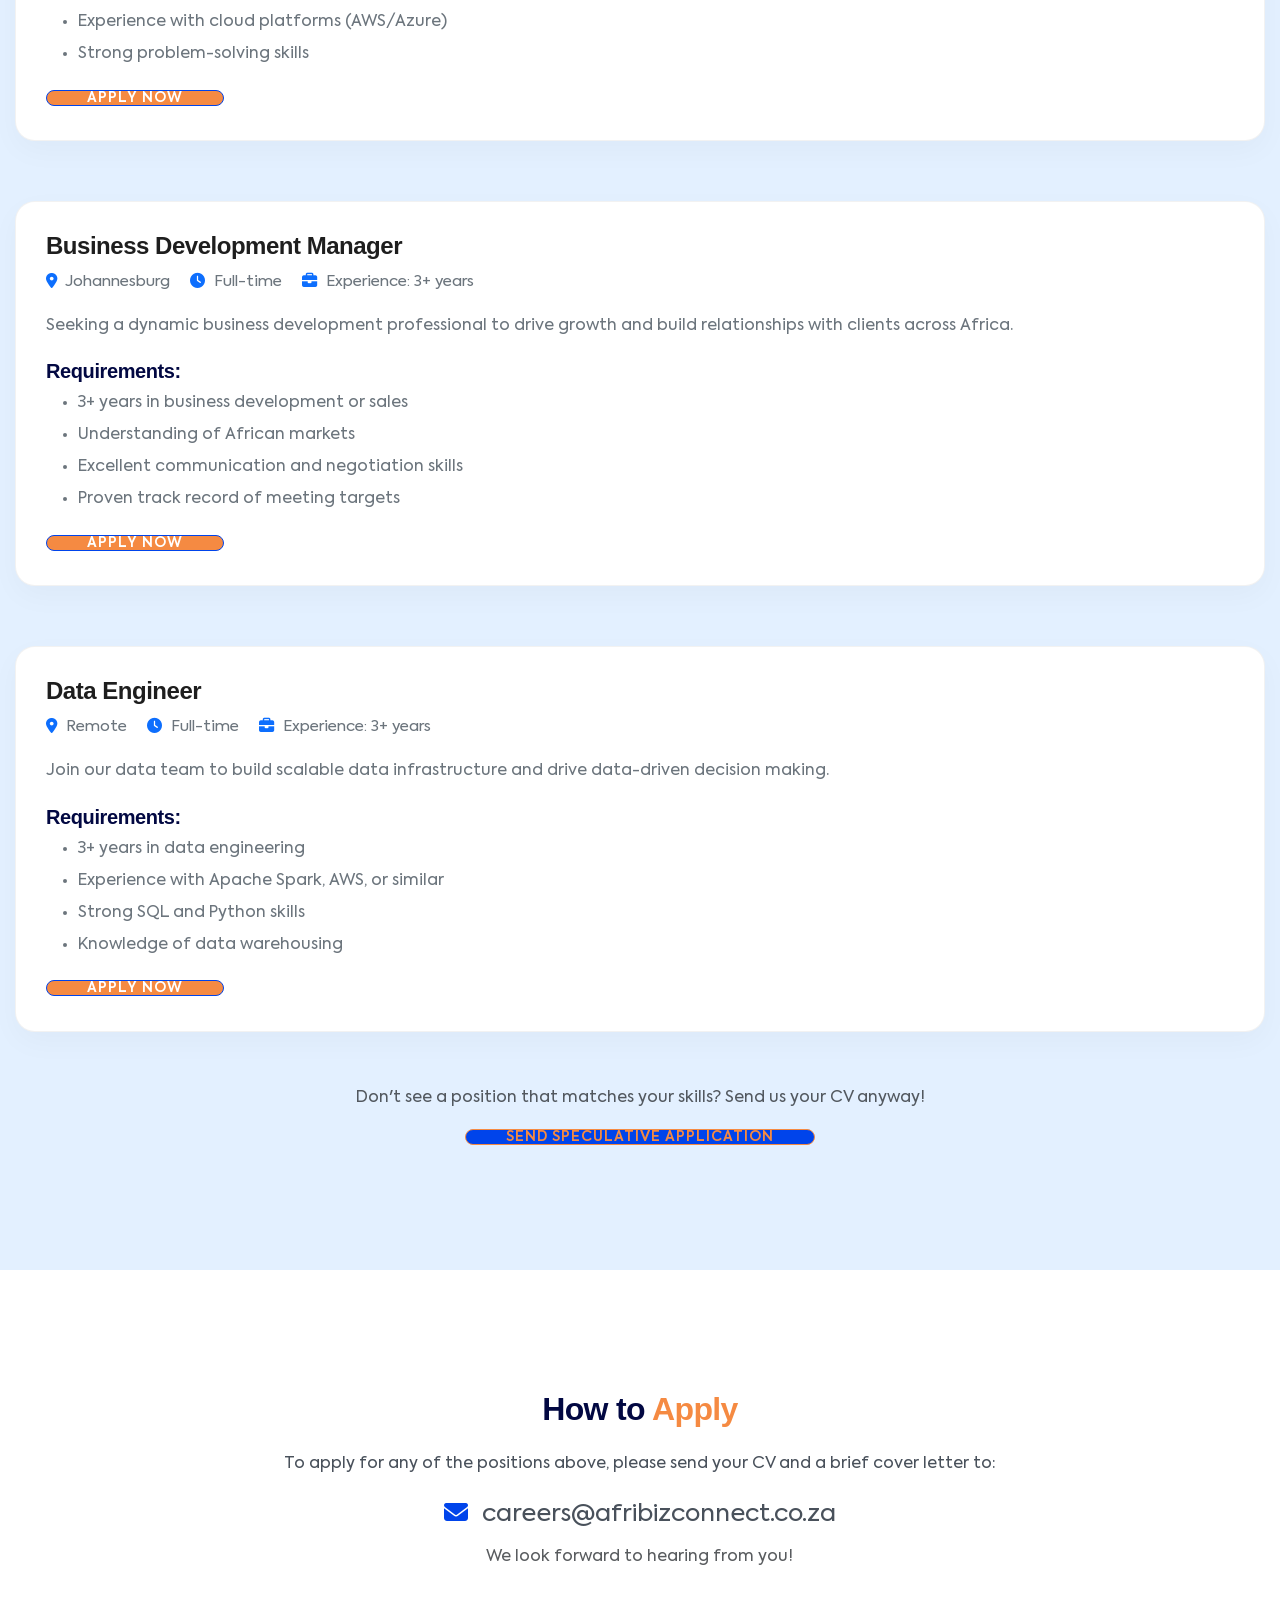
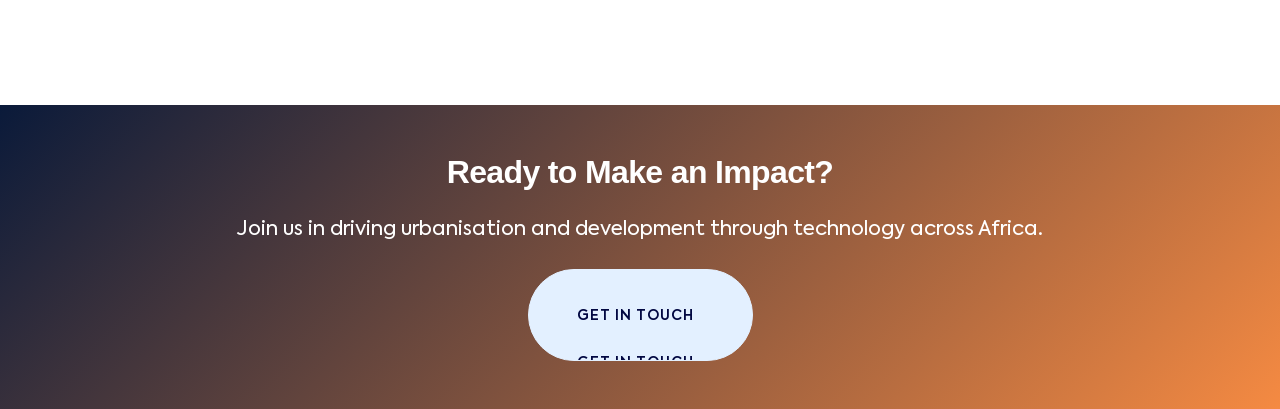
<file: careers.html>
<!DOCTYPE html>
<html lang="en">
<head>
    <meta charset="utf-8">
    <meta name="viewport" content="width=device-width, initial-scale=1, shrink-to-fit=no">
    <meta http-equiv="x-ua-compatible" content="ie=edge">
    <meta name="description" content="Careers at Afribiz Connect. Join our dynamic team of innovators driving urbanisation and development through technology in Africa.">
    <title>Careers - Afribiz Connect</title>
    <link rel="shortcut icon" href="images/logo1.png">

    <!-- CSS Include -->
    <link rel="stylesheet" type="text/css" href="css/bootstrap.min.css">
    <link rel="stylesheet" type="text/css" href="css/fontawesome.css">
    <link rel="stylesheet" type="text/css" href="css/animate.min.css">
    <link rel="stylesheet" type="text/css" href="css/swiper-bundle.min.css">
    <link rel="stylesheet" type="text/css" href="css/magnific-popup.min.css">
    <link rel="stylesheet" type="text/css" href="css/odometer.min.css">
    <link rel="stylesheet" type="text/css" href="css/style.css">
    
    <style>
        .job_card {
            background: white;
            border-radius: 20px;
            padding: 30px;
            margin-bottom: 30px;
            transition: all 0.3s ease;
            border: 1px solid rgba(0,0,0,0.05);
            box-shadow: 0 10px 30px rgba(0,0,0,0.03);
        }
        .job_card:hover {
            transform: translateY(-5px);
            box-shadow: 0 20px 40px rgba(13,110,253,0.1);
            border-color: rgba(13,110,253,0.2);
        }
        .job_title {
            font-size: 1.5rem;
            font-weight: 700;
            margin-bottom: 10px;
            color: #1e1e1e;
        }
        .job_meta {
            display: flex;
            gap: 20px;
            margin-bottom: 20px;
            color: #6c757d;
            font-size: 0.95rem;
        }
        .job_meta i {
            margin-right: 5px;
            color: #0d6efd;
        }
        .job_description {
            color: #6c757d;
            margin-bottom: 20px;
            line-height: 1.6;
        }
        .job_requirements {
            margin-bottom: 20px;
        }
        .job_requirements li {
            color: #6c757d;
            margin-bottom: 8px;
        }
        .benefit_card {
            background: #f8f9fa;
            border-radius: 15px;
            padding: 25px;
            text-align: center;
            height: 100%;
            transition: all 0.3s ease;
        }
        .benefit_card:hover {
            background: #0d6efd;
            color: white;
            transform: scale(1.05);
        }
        .benefit_card:hover i,
        .benefit_card:hover h4,
        .benefit_card:hover p {
            color: white;
        }
        .benefit_card i {
            font-size: 40px;
            color: #0d6efd;
            margin-bottom: 15px;
            transition: all 0.3s ease;
        }
        .benefit_card h4 {
            font-size: 1.2rem;
            font-weight: 600;
            margin-bottom: 10px;
            transition: all 0.3s ease;
        }
        .benefit_card p {
            color: #6c757d;
            margin-bottom: 0;
            transition: all 0.3s ease;
        }
    </style>
</head>
<body>
    <div class="page_wrapper">
        <!-- Preloader -->
        <!-- <div id="preloader" class="preloader">
            <div class="loader-circle">
                <div class="loader-line-mask">
                    <div class="loader-line"></div>
                </div>
                <div class="loader-logo">
                    <img src="images/logo1.png" alt="Afribiz Connect Logo">
                </div>
            </div>
        </div> -->

        <!-- Back To Top -->
        <div class="backtotop">
            <a href="#" class="scroll">
                <i class="fa-solid fa-arrow-up"></i>
            </a>
        </div>

        <!-- Header (copy from privacy.html) -->
        <header class="site_header site_header_2">
            <!-- Same header as privacy.html -->
        </header>

        <!-- Page Banner -->
        <section class="page_banner_section bg-dark section_decoration" style="background-image: url('images/bg_image_2.webp');">
            <div class="container">
                <div class="row">
                    <div class="col-12 text-center">
                        <div class="heading_block text-white">
                            <div class="heading_focus_text has_underline text-white d-inline-flex" style="background-image: url('images/shape_title_under_line.svg');">
                                Join Our Team
                            </div>
                            <h1 class="heading_text text-white mb-0">
                                Careers at <mark>Afribiz Connect</mark>
                            </h1>
                            <p class="heading_description text-white-50">
                                Build the future of African business with us
                            </p>
                        </div>
                    </div>
                </div>
            </div>
        </section>

        <!-- Why Join Us -->
        <section class="why_join_section section_space">
            <div class="container">
                <div class="heading_block text-center">
                    <h2 class="heading_text">
                        Why <mark>Join</mark> Us?
                    </h2>
                    <p class="heading_description">
                        Be part of a dynamic team driving urbanisation and development through technology across Africa
                    </p>
                </div>

                <div class="row mt-5">
                    <div class="col-lg-3 col-md-6 mb-4">
                        <div class="benefit_card">
                            <i class="fa-solid fa-rocket"></i>
                            <h4>Innovation</h4>
                            <p>Work on cutting-edge projects that shape Africa's future</p>
                        </div>
                    </div>
                    <div class="col-lg-3 col-md-6 mb-4">
                        <div class="benefit_card">
                            <i class="fa-solid fa-users"></i>
                            <h4>Great Team</h4>
                            <p>Collaborate with talented, passionate colleagues</p>
                        </div>
                    </div>
                    <div class="col-lg-3 col-md-6 mb-4">
                        <div class="benefit_card">
                            <i class="fa-solid fa-chart-line"></i>
                            <h4>Growth</h4>
                            <p>Continuous learning and career development opportunities</p>
                        </div>
                    </div>
                    <div class="col-lg-3 col-md-6 mb-4">
                        <div class="benefit_card">
                            <i class="fa-solid fa-hand-holding-heart"></i>
                            <h4>Impact</h4>
                            <p>Make a real difference in African communities</p>
                        </div>
                    </div>
                </div>
            </div>
        </section>

        <!-- Open Positions -->
        <section class="open_positions_section section_space bg-light">
            <div class="container">
                <div class="heading_block text-center">
                    <h2 class="heading_text">
                        Open <mark>Positions</mark>
                    </h2>
                    <p class="heading_description">
                        Join us in revolutionizing African business
                    </p>
                </div>

                <div class="row mt-5">
                    <!-- Job 1 -->
                    <div class="col-12">
                        <div class="job_card">
                            <h3 class="job_title">Senior Software Developer</h3>
                            <div class="job_meta">
                                <span><i class="fa-solid fa-location-dot"></i> Johannesburg / Remote</span>
                                <span><i class="fa-solid fa-clock"></i> Full-time</span>
                                <span><i class="fa-solid fa-briefcase"></i> Experience: 5+ years</span>
                            </div>
                            <p class="job_description">We're looking for an experienced software developer to join our development team and help build innovative solutions for African businesses.</p>
                            <div class="job_requirements">
                                <h5>Requirements:</h5>
                                <ul>
                                    <li>5+ years of experience in software development</li>
                                    <li>Proficiency in modern frameworks and languages</li>
                                    <li>Experience with cloud platforms (AWS/Azure)</li>
                                    <li>Strong problem-solving skills</li>
                                </ul>
                            </div>
                            <a href="contact.html" class="btn btn-primary">Apply Now</a>
                        </div>
                    </div>

                    <!-- Job 2 -->
                    <div class="col-12">
                        <div class="job_card">
                            <h3 class="job_title">Business Development Manager</h3>
                            <div class="job_meta">
                                <span><i class="fa-solid fa-location-dot"></i> Johannesburg</span>
                                <span><i class="fa-solid fa-clock"></i> Full-time</span>
                                <span><i class="fa-solid fa-briefcase"></i> Experience: 3+ years</span>
                            </div>
                            <p class="job_description">Seeking a dynamic business development professional to drive growth and build relationships with clients across Africa.</p>
                            <div class="job_requirements">
                                <h5>Requirements:</h5>
                                <ul>
                                    <li>3+ years in business development or sales</li>
                                    <li>Understanding of African markets</li>
                                    <li>Excellent communication and negotiation skills</li>
                                    <li>Proven track record of meeting targets</li>
                                </ul>
                            </div>
                            <a href="contact.html" class="btn btn-primary">Apply Now</a>
                        </div>
                    </div>

                    <!-- Job 3 -->
                    <div class="col-12">
                        <div class="job_card">
                            <h3 class="job_title">Data Engineer</h3>
                            <div class="job_meta">
                                <span><i class="fa-solid fa-location-dot"></i> Remote</span>
                                <span><i class="fa-solid fa-clock"></i> Full-time</span>
                                <span><i class="fa-solid fa-briefcase"></i> Experience: 3+ years</span>
                            </div>
                            <p class="job_description">Join our data team to build scalable data infrastructure and drive data-driven decision making.</p>
                            <div class="job_requirements">
                                <h5>Requirements:</h5>
                                <ul>
                                    <li>3+ years in data engineering</li>
                                    <li>Experience with Apache Spark, AWS, or similar</li>
                                    <li>Strong SQL and Python skills</li>
                                    <li>Knowledge of data warehousing</li>
                                </ul>
                            </div>
                            <a href="contact.html" class="btn btn-primary">Apply Now</a>
                        </div>
                    </div>
                </div>

                <div class="text-center mt-4">
                    <p class="text-muted">Don't see a position that matches your skills? Send us your CV anyway!</p>
                    <a href="contact.html" class="btn btn-outline-primary">Send Speculative Application</a>
                </div>
            </div>
        </section>

        <!-- How to Apply -->
        <section class="how_to_apply_section section_space">
            <div class="container">
                <div class="row">
                    <div class="col-lg-8 mx-auto text-center">
                        <h2 class="heading_text mb-4">How to <mark>Apply</mark></h2>
                        <p class="mb-4">To apply for any of the positions above, please send your CV and a brief cover letter to:</p>
                        <p class="h4 mb-3"><i class="fa-solid fa-envelope text-primary me-2"></i> careers@afribizconnect.co.za</p>
                        <p class="text-muted">We look forward to hearing from you!</p>
                    </div>
                </div>
            </div>
        </section>

        <!-- Call to Action -->
        <section class="cta_section bg-primary py-5">
            <div class="container text-center">
                <h2 class="text-white mb-4">Ready to Make an Impact?</h2>
                <p class="text-white mb-4 fs-5">Join us in driving urbanisation and development through technology across Africa.</p>
                <a href="contact.html" class="btn btn-light btn-lg px-5 py-3">
                    <span class="btn_label" data-text="Get in Touch">Get in Touch</span>
                    <span class="btn_icon"><i class="fa-solid fa-arrow-up-right
</file>
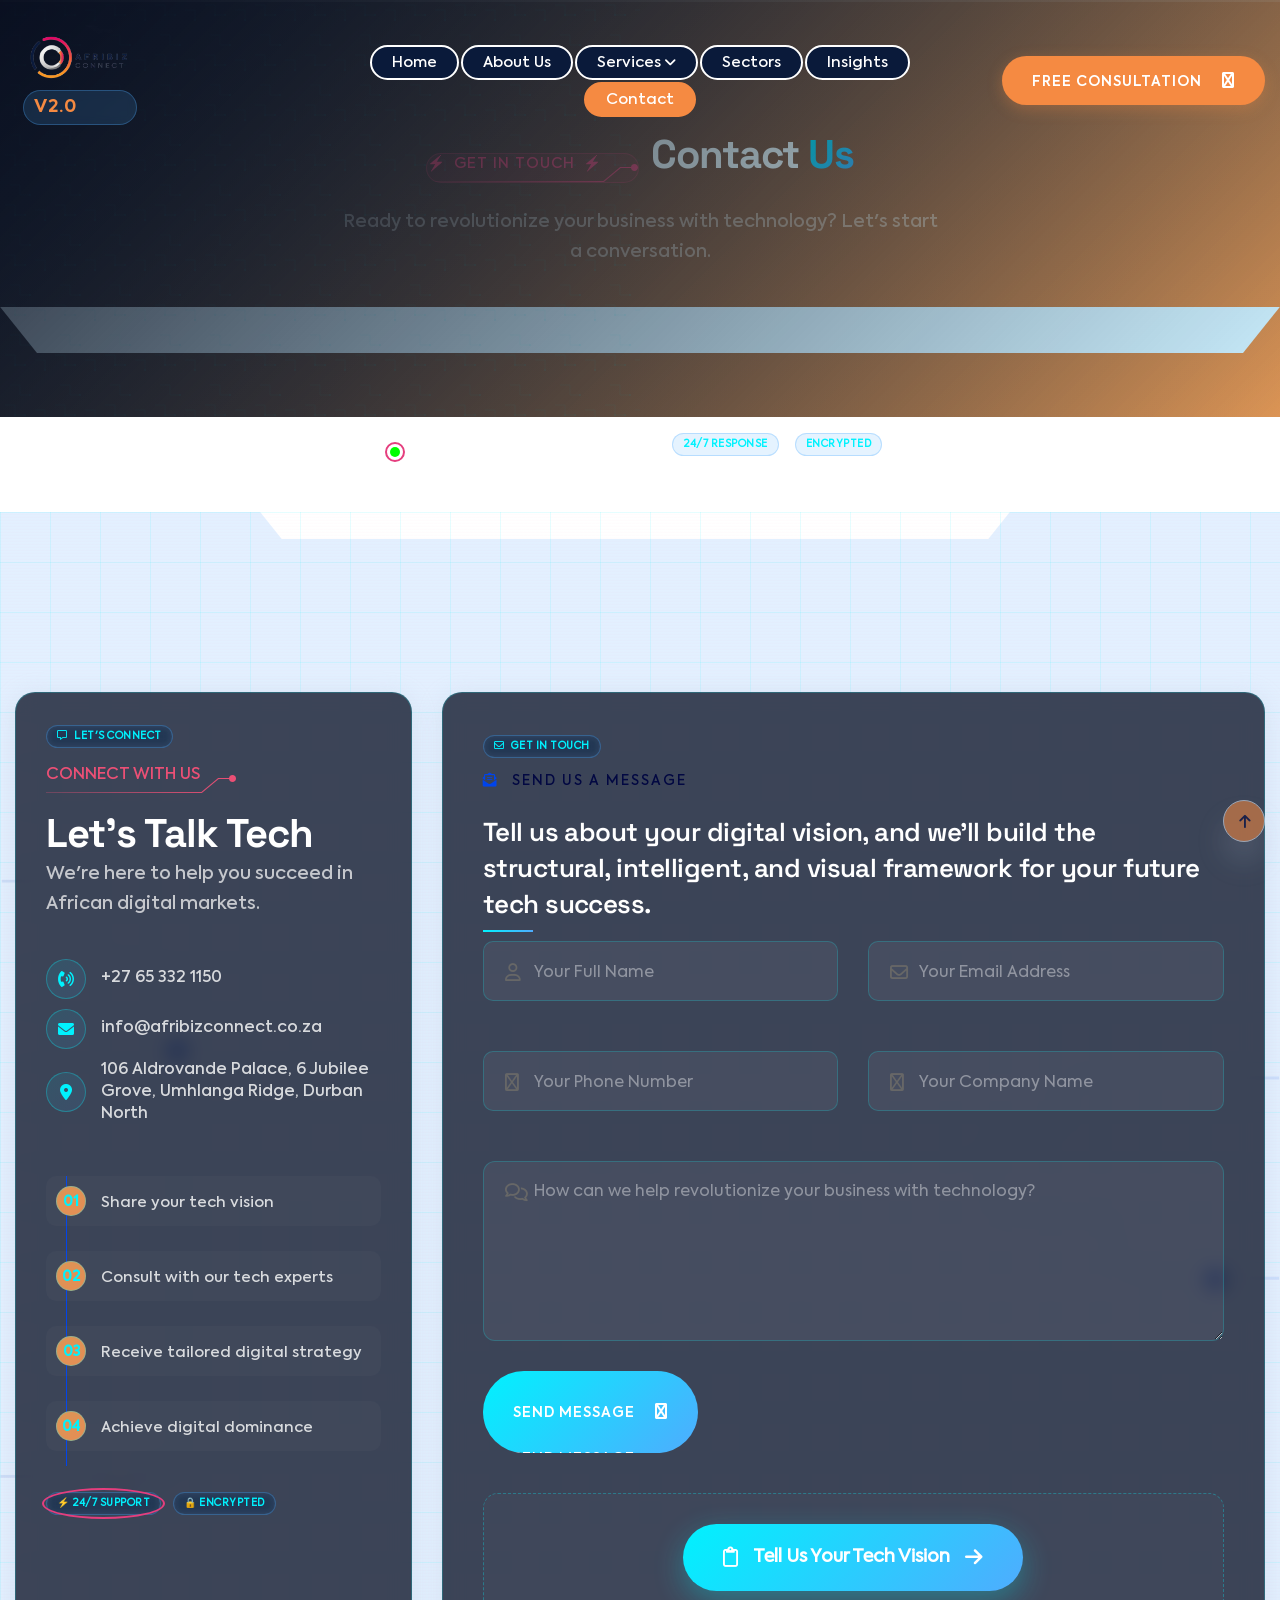
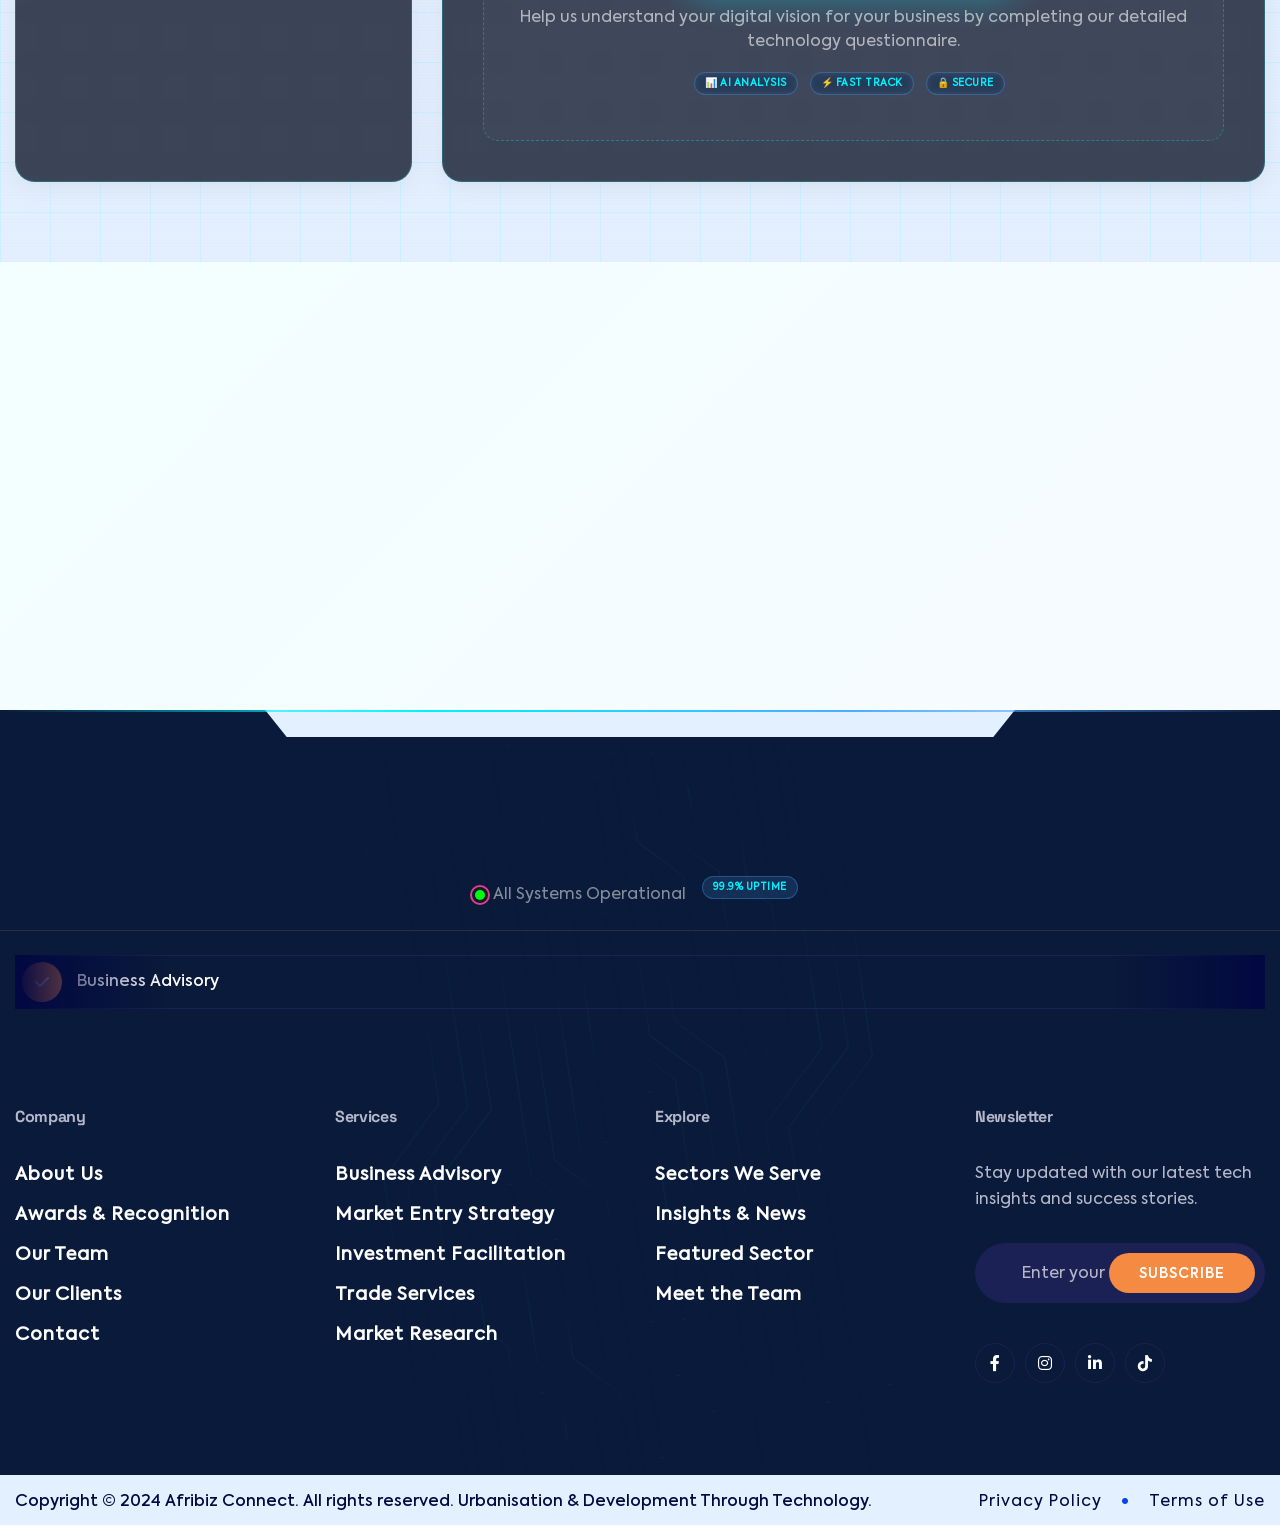
<file: contact.html>
<!DOCTYPE html>
<html lang="en">
<head>
    <meta charset="utf-8">
    <meta name="viewport" content="width=device-width, initial-scale=1, shrink-to-fit=no">
    <meta http-equiv="x-ua-compatible" content="ie=edge">
    <meta name="description" content="Get in touch with Afribiz Connect. Contact us for technology consulting, digital transformation, and tech investment opportunities in Africa.">
    <title>Contact Us - Afribiz Connect | Technology Consulting</title>
    <link rel="shortcut icon" href="images/logo1.png">

    <!-- Framework - CSS Include -->
    <link rel="stylesheet" type="text/css" href="css/bootstrap.min.css">

    <!-- Icon - CSS Include -->
    <link rel="stylesheet" type="text/css" href="css/fontawesome.css">
    
    <!-- Font Awesome for additional tech icons -->
    <link rel="stylesheet" href="https://cdnjs.cloudflare.com/ajax/libs/font-awesome/6.0.0/css/all.min.css">

    <!-- Animation - CSS Include -->
    <link rel="stylesheet" type="text/css" href="css/animate.min.css">

    <!-- Carousel - CSS Include -->
    <link rel="stylesheet" type="text/css" href="css/swiper-bundle.min.css">

    <!-- Custom - CSS Include -->
    <link rel="stylesheet" type="text/css" href="css/style.css">
    
    <!-- Tech Font - Google Fonts -->
    <link rel="preconnect" href="https://fonts.googleapis.com">
    <link rel="preconnect" href="https://fonts.gstatic.com" crossorigin>
    <link href="https://fonts.googleapis.com/css2?family=Space+Grotesk:wght@300;400;500;600;700&display=swap" rel="stylesheet">
    
    <style>
        /* IT Company Tech Styling - Matching homepage */
        :root {
            --primary-glow: #00f2fe;
            --secondary-glow: #4facfe;
            --dark-bg: #0a0f1e;
            --card-bg: rgba(18, 25, 45, 0.8);
            --grid-color: rgba(0, 242, 254, 0.1);
            --brand-pink: #E53E7E;
            --brand-orange: #F58A42;
        }

        /* Matrix/Rain Code Background */
        .matrix-bg {
            position: relative;
            overflow: hidden;
        }

        .matrix-bg::before {
            content: "";
            position: absolute;
            top: 0;
            left: 0;
            right: 0;
            bottom: 0;
            background: linear-gradient(45deg, 
                rgba(0,242,254,0.05) 0%, 
                rgba(79,172,254,0.05) 100%);
            background-size: 50px 50px;
            background-image: 
                linear-gradient(to right, var(--grid-color) 1px, transparent 1px),
                linear-gradient(to bottom, var(--grid-color) 1px, transparent 1px);
            pointer-events: none;
            z-index: 0;
        }

        /* Circuit Pattern Overlay */
        .circuit-overlay-left {
            position: absolute;
            top: 0;
            left: 0;
            width: 50%;
            height: 100%;
            background-image: url('data:image/svg+xml;utf8,<svg xmlns="http://www.w3.org/2000/svg" viewBox="0 0 100 100" opacity="0.1"><path d="M10 10 L30 10 L30 30 L50 30 M70 20 L90 20 L90 40 M20 70 L40 70 L40 90 L60 90" stroke="%2300f2fe" fill="none" stroke-width="1"/><circle cx="30" cy="30" r="2" fill="%2300f2fe"/><circle cx="50" cy="30" r="2" fill="%2300f2fe"/><circle cx="90" cy="40" r="2" fill="%2300f2fe"/><circle cx="60" cy="90" r="2" fill="%2300f2fe"/></svg>');
            background-repeat: repeat;
            pointer-events: none;
            z-index: 1;
        }

        /* Scanline Effect */
        .scanline {
            position: relative;
        }

        .scanline::after {
            content: "";
            position: absolute;
            top: 0;
            left: 0;
            width: 100%;
            height: 2px;
            background: rgba(255, 255, 255, 0.1);
            animation: scan 8s linear infinite;
            pointer-events: none;
        }

        @keyframes scan {
            0% { top: -10%; }
            100% { top: 110%; }
        }

        /* Data Stream Animation */
        .data-stream {
            position: relative;
        }

        .data-stream::after {
            content: "";
            position: absolute;
            top: 0;
            left: 0;
            right: 0;
            height: 2px;
            background: linear-gradient(90deg, 
                transparent, 
                var(--primary-glow), 
                var(--secondary-glow), 
                transparent);
            animation: dataFlow 3s linear infinite;
        }

        @keyframes dataFlow {
            0% { transform: translateX(-100%); }
            100% { transform: translateX(100%); }
        }

        /* Glitch Text Effect */
        .glitch-text {
            position: relative;
            animation: glitch 3s infinite;
        }

        @keyframes glitch {
            0%, 100% { transform: translate(0); }
            33% { transform: translate(-2px, 2px); }
            66% { transform: translate(2px, -2px); }
        }

        .gradient-text {
            background: linear-gradient(135deg, var(--primary-glow), var(--secondary-glow));
            -webkit-background-clip: text;
            -webkit-text-fill-color: transparent;
            background-clip: text;
        }

        .gradient-text-pink {
            background: linear-gradient(135deg, var(--brand-pink), var(--brand-orange));
            -webkit-background-clip: text;
            -webkit-text-fill-color: transparent;
            background-clip: text;
        }

        /* Tech Badges */
        .tech-badge {
            background: rgba(0, 242, 254, 0.1);
            border: 1px solid rgba(0, 242, 254, 0.3);
            border-radius: 30px;
            padding: 0.5rem 1.5rem;
            font-size: 0.9rem;
            letter-spacing: 1px;
            display: inline-block;
            margin-right: 0.5rem;
            margin-bottom: 0.5rem;
        }

        .tech-badge-sm {
            background: rgba(79, 172, 254, 0.15);
            border: 1px solid rgba(79, 172, 254, 0.3);
            border-radius: 20px;
            padding: 3px 10px;
            font-size: 10px;
            font-weight: 600;
            color: var(--primary-glow);
            margin-bottom: 15px;
            text-transform: uppercase;
            letter-spacing: 0.5px;
            display: inline-block;
        }

        .tech-badge-sm i {
            margin-right: 4px;
        }

        /* Pulse Animation */
        .pulse-ring {
            animation: pulse 2s infinite;
        }

        @keyframes pulse {
            0% { box-shadow: 0 0 0 0 rgba(0, 242, 254, 0.7); }
            70% { box-shadow: 0 0 0 10px rgba(0, 242, 254, 0); }
            100% { box-shadow: 0 0 0 0 rgba(0, 242, 254, 0); }
        }

        /* Responsive Map Fix */
        .map_section {
            overflow: hidden;
            position: relative;
            width: 100%;
        }

        .google_map {
            position: relative;
            width: 100%;
            height: 0;
            padding-bottom: 35%;
            overflow: hidden;
            border-radius: 0;
            box-shadow: 0 10px 30px rgba(0,0,0,0.1);
        }

        .google_map iframe {
            position: absolute;
            top: 0;
            left: 0;
            width: 100% !important;
            height: 100% !important;
            border: 0;
            transition: all 0.3s ease;
        }

        .google_map iframe:hover {
            filter: brightness(0.95);
        }

        /* Add a subtle overlay to the map */
        .google_map::after {
            content: '';
            position: absolute;
            top: 0;
            left: 0;
            right: 0;
            bottom: 0;
            pointer-events: none;
            background: linear-gradient(135deg, rgba(0,242,254,0.05) 0%, rgba(79,172,254,0.05) 100%);
            z-index: 1;
        }

        /* Different aspect ratios for different screen sizes */
        @media screen and (max-width: 1200px) {
            .google_map {
                padding-bottom: 40%;
            }
        }

        @media screen and (max-width: 991px) {
            .google_map {
                padding-bottom: 45%;
            }
        }

        @media screen and (max-width: 767px) {
            .google_map {
                padding-bottom: 50%;
            }
        }

        @media screen and (max-width: 575px) {
            .google_map {
                padding-bottom: 60%;
            }
        }

        @media screen and (max-width: 425px) {
            .google_map {
                padding-bottom: 75%;
            }
        }

        /* Fix contact method list overlapping */
        .contact_method_list li {
            width: 100%;
            overflow: hidden;
        }

        .contact_method_list li a {
            display: flex;
            align-items: center;
            gap: 15px;
            width: 100%;
            word-break: break-word;
            transition: all 0.3s ease;
        }

        .contact_method_list li a:hover {
            transform: translateX(5px);
        }

        .contact_method_list .icon {
            flex-shrink: 0;
            width: 40px;
            height: 40px;
            background: linear-gradient(135deg, rgba(0,242,254,0.1), rgba(79,172,254,0.1));
            border: 1px solid rgba(0,242,254,0.3);
            color: var(--primary-glow);
            transition: all 0.3s ease;
            border-radius: 50%;
            display: flex;
            align-items: center;
            justify-content: center;
        }

        .contact_method_list li a:hover .icon {
            background: linear-gradient(135deg, var(--primary-glow), var(--secondary-glow));
            color: white;
            transform: scale(1.1);
            border-color: transparent;
        }

        .contact_method_list .text {
            font-size: 16px;
            line-height: 1.4;
            word-break: break-word;
            overflow-wrap: break-word;
            -ms-word-break: break-all;
            hyphens: auto;
            transition: all 0.3s ease;
            color: rgba(255, 255, 255, 0.8);
        }

        .contact_method_list li a:hover .text {
            color: var(--primary-glow);
        }

        @media screen and (max-width: 575px) {
            .contact_method_list li a {
                gap: 10px;
            }
            
            .contact_method_list .text {
                font-size: 14px;
            }
        }

        /* Contact method box enhancements */
        .contact_method_box {
            background: var(--card-bg);
            backdrop-filter: blur(10px);
            border: 1px solid rgba(0,242,254,0.2);
            border-radius: 20px;
            padding: 30px;
            position: relative;
            overflow: hidden;
            transition: all 0.3s ease;
            height: 100%;
        }

        .contact_method_box:hover {
            box-shadow: 0 20px 40px rgba(0,242,254,0.2);
            border-color: rgba(0,242,254,0.4);
        }

        .contact_method_box::before {
            content: '';
            position: absolute;
            top: 0;
            left: -100%;
            width: 100%;
            height: 3px;
            background: linear-gradient(90deg, 
                transparent, 
                var(--primary-glow), 
                var(--secondary-glow), 
                transparent);
            transition: left 0.5s ease;
        }

        .contact_method_box:hover::before {
            left: 0;
        }

        .contact_method_box .heading_block {
            position: relative;
            z-index: 2;
        }

        .contact_method_box .heading_text {
            color: #fff;
        }

        .contact_method_box .heading_description {
            color: rgba(255, 255, 255, 0.7);
        }

        /* Instant contact form enhancements */
        .instant_contact_form {
            background: var(--card-bg);
            backdrop-filter: blur(10px);
            border: 1px solid rgba(0,242,254,0.2);
            border-radius: 20px;
            padding: 40px;
            position: relative;
            overflow: hidden;
        }

        .instant_contact_form::before {
            content: '';
            position: absolute;
            top: 0;
            left: -100%;
            width: 100%;
            height: 3px;
            background: linear-gradient(90deg, 
                transparent, 
                var(--primary-glow), 
                var(--secondary-glow), 
                transparent);
            transition: left 0.5s ease;
        }

        .instant_contact_form:hover::before {
            left: 0;
        }

        /* Form input enhancements */
        .form-group {
            position: relative;
            margin-bottom: 20px;
        }

        .form-group .input_title {
            position: absolute;
            top: 15px;
            left: 15px;
            z-index: 2;
            transition: all 0.3s ease;
        }

        .form-group .input_title i {
            color: var(--primary-glow);
            font-size: 18px;
            transition: all 0.3s ease;
        }

        .form-group:hover .input_title i {
            transform: scale(1.1);
            color: var(--secondary-glow);
        }

        .form-group .form-control {
            padding-left: 45px;
            padding-right: 15px;
            height: 50px;
            background: rgba(255, 255, 255, 0.05);
            border: 1px solid rgba(0,242,254,0.2);
            border-radius: 10px;
            color: #fff;
            transition: all 0.3s ease;
        }

        .form-group .form-control:focus {
            border-color: var(--primary-glow);
            box-shadow: 0 0 0 3px rgba(0,242,254,0.1);
            transform: translateY(-2px);
            background: rgba(255, 255, 255, 0.1);
        }

        .form-group .form-control::placeholder {
            color: rgba(255, 255, 255, 0.4);
        }

        textarea.form-control {
            height: auto !important;
            padding-top: 15px;
        }

        /* Support step enhancements */
        .support_step {
            position: relative;
            z-index: 2;
            list-style: none;
            padding: 0;
            margin-top: 30px;
        }

        .support_step li {
            display: flex;
            align-items: center;
            gap: 15px;
            margin-bottom: 15px;
            padding: 10px;
            background: rgba(255,255,255,0.02);
            border-radius: 10px;
            transition: all 0.3s ease;
        }

        .support_step li:hover {
            background: rgba(0,242,254,0.05);
            transform: translateX(5px);
        }

        .support_step .serial_number {
            width: 30px;
            height: 30px;
            background: linear-gradient(135deg, rgba(0,242,254,0.1), rgba(79,172,254,0.1));
            border: 1px solid rgba(0,242,254,0.3);
            color: var(--primary-glow);
            border-radius: 50%;
            display: flex;
            align-items: center;
            justify-content: center;
            font-size: 14px;
            font-weight: 600;
            transition: all 0.3s ease;
        }

        .support_step li:hover .serial_number {
            background: linear-gradient(135deg, var(--primary-glow), var(--secondary-glow));
            color: white;
            transform: scale(1.1);
            box-shadow: 0 0 20px rgba(0,242,254,0.5);
            border-color: transparent;
        }

        .support_step .text {
            color: rgba(255, 255, 255, 0.8);
            transition: all 0.3s ease;
            font-size: 15px;
        }

        .support_step li:hover .text {
            color: var(--primary-glow);
        }

        /* Small title enhancement */
        .small_title {
            font-size: 14px;
            text-transform: uppercase;
            letter-spacing: 2px;
            color: rgba(255, 255, 255, 0.6);
            margin-bottom: 10px;
        }

        .small_title i {
            color: var(--primary-glow);
            margin-right: 8px;
            animation: pulse 2s ease-in-out infinite;
        }

        /* Form title */
        .form_title {
            font-size: 20px;
            font-weight: 600;
            color: #fff;
            margin-bottom: 30px;
            position: relative;
            display: inline-block;
            font-family: 'Space Grotesk', sans-serif;
        }

        .form_title::after {
            content: '';
            position: absolute;
            bottom: -10px;
            left: 0;
            width: 50px;
            height: 2px;
            background: linear-gradient(90deg, var(--primary-glow), var(--secondary-glow));
            animation: width-pulse 3s ease-in-out infinite;
        }

        @keyframes width-pulse {
            0%, 100% { width: 50px; }
            50% { width: 100px; }
        }

        /* Tech Buttons */
        .btn-primary {
            background: linear-gradient(135deg, var(--primary-glow), var(--secondary-glow)) !important;
            border: none !important;
            position: relative;
            overflow: hidden;
            padding: 12px 30px;
            border-radius: 50px;
            font-weight: 600;
        }

        .btn-primary::before {
            content: '';
            position: absolute;
            top: 0;
            left: -100%;
            width: 100%;
            height: 100%;
            background: linear-gradient(90deg, transparent, rgba(255,255,255,0.2), transparent);
            transition: left 0.5s ease;
        }

        .btn-primary:hover::before {
            left: 100%;
        }

        .btn-primary:hover {
            transform: translateY(-2px);
            box-shadow: 0 10px 30px rgba(0,242,254,0.4) !important;
        }

        .btn-primary .btn_icon {
            margin-left: 10px;
        }

        /* Page Banner Enhancement */
        .page_banner_section {
            position: relative;
        }

        .page_banner_section::before {
            content: "";
            position: absolute;
            top: 0;
            left: 0;
            width: 100%;
            height: 100%;
            background: linear-gradient(135deg, rgba(10, 15, 30, 0.9), rgba(0, 242, 254, 0.1));
            pointer-events: none;
        }

        mark {
            background: linear-gradient(135deg, var(--primary-glow), var(--secondary-glow));
            -webkit-background-clip: text;
            -webkit-text-fill-color: transparent;
            background-clip: text;
        }

        /* System Status Bar */
        .system-status {
            padding: 1rem 0;
            border-bottom: 1px solid rgba(255, 255, 255, 0.1);
        }

        /* Success Message Popup */
        .success-message {
            position: fixed;
            top: 0;
            left: 0;
            right: 0;
            bottom: 0;
            background: rgba(0, 0, 0, 0.8);
            backdrop-filter: blur(5px);
            display: none;
            align-items: center;
            justify-content: center;
            z-index: 9999;
        }

        .success-content {
            background: var(--card-bg);
            border: 1px solid rgba(0,242,254,0.3);
            border-radius: 20px;
            padding: 40px;
            text-align: center;
            max-width: 400px;
            animation: slideUp 0.3s ease;
        }

        @keyframes slideUp {
            from {
                transform: translateY(50px);
                opacity: 0;
            }
            to {
                transform: translateY(0);
                opacity: 1;
            }
        }

        .success-icon {
            width: 80px;
            height: 80px;
            background: linear-gradient(135deg, rgba(0,242,254,0.1), rgba(79,172,254,0.1));
            border: 2px solid var(--primary-glow);
            border-radius: 50%;
            display: flex;
            align-items: center;
            justify-content: center;
            margin: 0 auto 20px;
        }

        .success-icon i {
            font-size: 40px;
            color: var(--primary-glow);
        }

        .success-content h4 {
            color: #fff;
            font-size: 24px;
            margin-bottom: 10px;
        }

        .success-content p {
            color: rgba(255, 255, 255, 0.7);
            margin-bottom: 20px;
        }

        /* Questionnaire Button Styles */
        .questionnaire-section {
            margin-top: 40px;
            text-align: center;
            padding: 30px;
            background: rgba(255,255,255,0.02);
            border-radius: 15px;
            border: 1px dashed rgba(0,242,254,0.3);
        }
        
        .questionnaire-btn {
            display: inline-flex;
            align-items: center;
            justify-content: center;
            gap: 15px;
            padding: 20px 40px;
            font-size: 18px;
            font-weight: 600;
            background: linear-gradient(135deg, var(--primary-glow), var(--secondary-glow));
            color: white;
            border-radius: 50px;
            text-decoration: none;
            transition: all 0.3s ease;
            box-shadow: 0 10px 30px rgba(0,242,254,0.3);
            border: none;
            cursor: pointer;
            position: relative;
            overflow: hidden;
        }
        
        .questionnaire-btn::before {
            content: '';
            position: absolute;
            top: 0;
            left: -100%;
            width: 100%;
            height: 100%;
            background: linear-gradient(90deg, transparent, rgba(255,255,255,0.2), transparent);
            transition: left 0.5s ease;
        }
        
        .questionnaire-btn:hover::before {
            left: 100%;
        }
        
        .questionnaire-btn:hover {
            transform: translateY(-5px) scale(1.05);
            box-shadow: 0 20px 40px rgba(0,242,254,0.4);
            color: white;
        }
        
        .questionnaire-btn i {
            font-size: 20px;
            animation: bounce 2s ease-in-out infinite;
        }
        
        @keyframes bounce {
            0%, 100% { transform: translateX(0); }
            50% { transform: translateX(5px); }
        }
        
        .questionnaire-description {
            margin-top: 15px;
            color: rgba(255, 255, 255, 0.6);
            font-size: 16px;
        }

        /* Button loading state */
        .btn-loading {
            position: relative;
            pointer-events: none;
            opacity: 0.8;
        }

        .btn-loading::after {
            content: '';
            position: absolute;
            width: 20px;
            height: 20px;
            top: 50%;
            right: 15px;
            transform: translateY(-50%);
            border: 2px solid rgba(255,255,255,0.3);
            border-top-color: white;
            border-radius: 50%;
            animation: spin 0.8s linear infinite;
        }

        @keyframes spin {
            to { transform: translateY(-50%) rotate(360deg); }
        }

        /* Responsive */
        @media (max-width: 768px) {
            .circuit-overlay-left {
                width: 100%;
                opacity: 0.3;
            }
            
            .instant_contact_form {
                padding: 25px;
            }
            
            .questionnaire-btn {
                padding: 15px 25px;
                font-size: 16px;
            }
        }
    </style>
</head>
<body>
    <div class="page_wrapper">
        <!-- Preloader - Start (Updated with tech theme) -->
        <div id="preloader" class="preloader">
            <div class="loader-circle">
                <div class="loader-line-mask">
                    <div class="loader-line"></div>
                </div>
                <div class="loader-logo">
                    <img src="images/logo1.png" alt="Afribiz Connect Logo">
                    <div class="loading-text mt-2">
                        <span class="tech-badge-sm">INITIALIZING</span>
                        <span class="tech-badge-sm">CONTACT.MD</span>
                    </div>
                </div>
            </div>
        </div>
        <!-- Preloader - End -->

        <!-- Back To Top - Start -->
        <div class="backtotop">
            <a href="#" class="scroll">
                <i class="fa-solid fa-arrow-up"></i>
            </a>
        </div>
        <!-- Back To Top - End -->

        <!-- Site Header - Start (Updated with tech button) -->
        <header class="site_header site_header_2">
            <div class="header_bottom stricky">
                <div class="container">
                    <div class="row align-items-center">
                        <div class="col-lg-3 col-5">
                            <div class="site_logo">
                                <a class="site_link" href="index.html">
                                    <img src="images/logo1.png" alt="Afribiz Connect – IT Solutions & Technology">
                                    <span class="logo-badge tech-badge-sm ms-2">v2.0</span>
                                </a>
                            </div>
                        </div>
                        <div class="col-lg-6 col-2">
                            <nav class="main_menu navbar navbar-expand-lg">
                                <div class="main_menu_inner collapse navbar-collapse justify-content-lg-center" id="main_menu_dropdown">
                                    <ul class="main_menu_list unordered_list justify-content-center">
                                        <li>
                                            <a class="nav-link" href="index.html">Home</a>
                                        </li>
                                        <li>
                                            <a class="nav-link" href="about.html">About Us</a>
                                        </li>
                                        <li class="dropdown">
                                            <a class="nav-link" href="#" id="services_submenu" role="button" data-bs-toggle="dropdown" aria-expanded="false">
                                                Services
                                            </a>
                                            <ul class="dropdown-menu" aria-labelledby="services_submenu">
                                                <li><a href="business-advisory.html">Business Advisory</a></li>
                                                <li><a href="market-entry.html">Market Entry Strategy</a></li>
                                                <li><a href="investment.html">Investment Facilitation</a></li>
                                                <li><a href="trade-services.html">Trade Services</a></li>
                                                <li><a href="research.html">Market Research</a></li>
                                            </ul>
                                        </li>
                                        <li>
                                            <a class="nav-link" href="sectors.html">Sectors</a>
                                        </li>
                                        <li>
                                            <a class="nav-link" href="insights.html">Insights</a>
                                        </li>
                                        <li class="active">
                                            <a class="nav-link" href="contact.html">Contact</a>
                                        </li>
                                    </ul>
                                </div>
                            </nav>
                        </div>
                        <div class="col-lg-3 col-5">
                            <ul class="header_btns_group unordered_list justify-content-end">
                                <li>
                                    <button class="mobile_menu_btn" type="button" data-bs-toggle="collapse" data-bs-target="#main_menu_dropdown" aria-expanded="false" aria-label="Toggle navigation">
                                        <i class="far fa-bars"></i>
                                    </button>
                                </li>
                                <li>
                                    <a class="btn btn-primary ripple-effect tech-btn" href="contact.html">
                                        <span class="btn_label" data-text="Free Consultation">Free Consultation</span>
                                        <span class="btn_icon">
                                            <i class="fa-solid fa-arrow-up-right"></i>
                                        </span>
                                    </a>
                                </li>
                            </ul>
                        </div>
                    </div>
                </div>
            </div>
        </header>
        <!-- Site Header - End -->

        <!-- Page Banner - Start (Enhanced with tech elements) -->
        <section class="page_banner_section bg-dark section_decoration scanline" style="background-image: url('images/bg_image_2.webp');">
            <div class="container">
                <div class="row">
                    <div class="col-12 text-center fade-up">
                        <div class="heading_block text-white">
                            <div class="heading_focus_text has_underline text-white d-inline-flex tech-badge" style="background-image: url('images/shape_title_under_line.svg');">
                                <span class="ai-pulse">⚡</span> Get In Touch <span class="ai-pulse">⚡</span>
                            </div>
                            <h1 class="heading_text text-white mb-0 glitch">
                                Contact <mark class="gradient-text">Us</mark>
                            </h1>
                            <p class="heading_description text-white-50">
                                Ready to revolutionize your business with technology? Let's start a conversation.
                            </p>
                        </div>
                    </div>
                </div>
            </div>
            <!-- Circuit overlay -->
            <div class="circuit-overlay-left"></div>
            <div class="decoration_item shape_image_1">
                <img src="images/shape_space_2.svg" alt="Decorative Shape">
            </div>
        </section>
        <!-- Page Banner - End -->

        <!-- System Status Bar (Tech addition) -->
        <div class="system-status mb-4">
            <div class="d-flex align-items-center justify-content-center">
                <span class="pulse-ring me-2" style="width: 10px; height: 10px; background: #00ff00; border-radius: 50%; display: inline-block;"></span>
                <span class="text-white-50">Contact Form: Online & Ready</span>
                <span class="tech-badge-sm ms-3">24/7 RESPONSE</span>
                <span class="tech-badge-sm ms-2">ENCRYPTED</span>
            </div>
        </div>

        <!-- Contact Section - Start -->
        <section class="contact_section pb-80 bg-light section_decoration matrix-bg">
            <div class="container">
                <div class="row">
                    <!-- Contact Info Column -->
                    <div class="col-lg-4">
                        <div class="contact_method_box fade-up">
                            <span class="tech-badge-sm"><i class="fa-regular fa-message"></i> LET'S CONNECT</span>
                            <div class="heading_block">
                                <div class="heading_focus_text has_underline d-inline-flex mb-3" style="background-image: url('images/shape_title_under_line.svg');">
                                    Connect With Us
                                </div>
                                <h2 class="heading_text mb-0">
                                    Let's Talk Tech
                                </h2>
                                <p class="heading_description mb-0">We're here to help you succeed in African digital markets.</p>
                            </div>
                            
                            <ul class="contact_method_list unordered_list_block">
                                <li>
                                    <a href="tel:+27653321150">
                                        <span class="icon">
                                            <i class="fa-solid fa-phone-volume"></i>
                                        </span>
                                        <span class="text">+27 65 332 1150</span>
                                    </a>
                                </li>
                              <li>
  <a href="mailto:info@afribizconnect.co.za">
    <span class="icon">
      <i class="fa-solid fa-envelope"></i>
    </span>
    <span class="text">info@<wbr>afribizconnect<wbr>.co.za</span>
  </a>
</li>
                                <li>
                                    <a href="https://maps.google.com/?q=106+Aldrovande+Palace+6+Jubilee+Grove+Umhlanga+Ridge+Durban+North" target="_blank">
                                        <span class="icon">
                                            <i class="fa-solid fa-location-dot"></i>
                                        </span>
                                        <span class="text">106 Aldrovande Palace, 6 Jubilee Grove, Umhlanga Ridge, Durban North</span>
                                    </a>
                                </li>
                            </ul>
                            
                            <ul class="support_step unordered_list_block">
                                <li>
                                    <span class="serial_number">01</span>
                                    <span class="text">Share your tech vision</span>
                                </li>
                                <li>
                                    <span class="serial_number">02</span>
                                    <span class="text">Consult with our tech experts</span>
                                </li>
                                <li>
                                    <span class="serial_number">03</span>
                                    <span class="text">Receive tailored digital strategy</span>
                                </li>
                                <li>
                                    <span class="serial_number">04</span>
                                    <span class="text">Achieve digital dominance</span>
                                </li>
                            </ul>
                            
                            <div class="mt-4">
                                <span class="tech-badge-sm pulse-ring">⚡ 24/7 SUPPORT</span>
                                <span class="tech-badge-sm">🔒 ENCRYPTED</span>
                            </div>
                        </div>
                    </div>
                    
                    <!-- Contact Form Column -->
<div class="col-lg-8">
    <div class="instant_contact_form fade-up">
        <span class="tech-badge-sm"><i class="fa-regular fa-envelope"></i> GET IN TOUCH</span>
        <div class="small_title">
            <i class="fa-solid fa-envelope-open-text"></i>
            Send Us a Message
        </div>
        <h3 class="form_title">
            Tell us about your digital vision, and we'll build the structural, intelligent, and visual framework for your future tech success.
        </h3>
        
        <!-- UPDATED: Formspree Integration with Success Message -->
        <form id="contactForm" action="https://formspree.io/f/mdawnera" method="POST">
            <div class="row">
                <div class="col-md-6">
                    <div class="form-group">
                        <label class="input_title" for="input_name">
                            <i class="fa-regular fa-user"></i>
                        </label>
                        <input id="input_name" class="form-control" type="text" name="name" placeholder="Your Full Name" required>
                    </div>
                </div>
                <div class="col-md-6">
                    <div class="form-group">
                        <label class="input_title" for="input_email">
                            <i class="fa-regular fa-envelope"></i>
                        </label>
                        <input id="input_email" class="form-control" type="email" name="email" placeholder="Your Email Address" required>
                    </div>
                </div>
                <div class="col-md-6">
                    <div class="form-group">
                        <label class="input_title" for="input_phone">
                            <i class="fa-regular fa-phone-volume"></i>
                        </label>
                        <input id="input_phone" class="form-control" type="tel" name="phone" placeholder="Your Phone Number">
                    </div>
                </div>
                <div class="col-md-6">
                    <div class="form-group">
                        <label class="input_title" for="input_company">
                            <i class="fa-regular fa-globe"></i>
                        </label>
                        <input id="input_company" class="form-control" type="text" name="company" placeholder="Your Company Name">
                    </div>
                </div>
                <div class="col-12">
                    <div class="form-group">
                        <label class="input_title" for="input_message">
                            <i class="fa-regular fa-comments"></i>
                        </label>
                        <textarea id="input_message" class="form-control" name="message" rows="5" placeholder="How can we help revolutionize your business with technology?" required></textarea>
                    </div>
                    
                    <!-- Hidden fields for Formspree -->
                    <input type="hidden" name="_subject" value="New Tech Consultation Request from Afribiz Connect">
                    
                    <button type="submit" id="submitBtn" class="btn btn-primary ripple-effect">
                        <span class="btn_label" data-text="Send Message">Send Message</span>
                        <span class="btn_icon">
                            <i class="fa-solid fa-arrow-up-right"></i>
                        </span>
                    </button>
                </div>
            </div>
        </form>
        
        <!-- Success Message Popup (Hidden by default) -->
        <div id="successMessage" class="success-message" style="display: none;">
            <div class="success-content">
                <div class="success-icon">
                    <i class="fa-solid fa-circle-check"></i>
                </div>
                <h4>Message Sent Successfully!</h4>
                <p>Thank you for reaching out. Our tech team will get back to you within 24 hours.</p>
                <button class="btn btn-primary" onclick="closeSuccessMessage()">Close</button>
            </div>
        </div>
        
        <!-- End Success Message -->
        
        <!-- Questionnaire Button -->
        <div class="questionnaire-section">
            <a href="https://docs.google.com/forms/d/183knnov07qFifgcordDvT2wZ_fkPHBPCguk6GaQ5l1k/viewform?usp=sharing" target="_blank" class="questionnaire-btn ripple-effect">
                <i class="fa-regular fa-clipboard"></i>
                Tell Us Your Tech Vision
                <i class="fa-solid fa-arrow-right"></i>
            </a>
            <p class="questionnaire-description">
                Help us understand your digital vision for your business by completing our detailed technology questionnaire.
            </p>
            <div class="mt-3">
                <span class="tech-badge-sm">📊 AI ANALYSIS</span>
                <span class="tech-badge-sm">⚡ FAST TRACK</span>
                <span class="tech-badge-sm">🔒 SECURE</span>
            </div>
        </div>
        <!-- End Questionnaire Button -->
        
    </div>
</div>
                </div>
            </div>
            
            <!-- Decoration Elements -->
            <div class="decoration_item shape_image_1">
                <img src="images/shape_line_5.svg" alt="Decorative Shape">
            </div>
            <div class="decoration_item shape_image_2">
                <img src="images/shape_line_6.svg" alt="Decorative Shape">
            </div>
            <div class="decoration_item shape_image_3">
                <img src="images/shape_space_5.svg" alt="Decorative Shape">
            </div>
        </section>
        <!-- Contact Section - End -->

        <!-- Map Section - Start -->
        <section class="map_section">
            <div class="container-fluid p-0">
                <div class="google_map fade-up">
                    <iframe 
                        src="https://www.google.com/maps/embed?pb=!1m18!1m12!1m3!1d3460.5063!2d31.0645!3d-29.8587!2m3!1f0!2f0!3f0!3m2!1i1024!2i768!4f13.1!3m3!1m2!1s0x1ef7a9c8b2c3d4e5%3A0x8e7a1b2c3d4e5f6!2s106%20Aldrovande%20Palace%2C%206%20Jubilee%20Grove%2C%20Umhlanga%20Ridge%2C%20Durban%20North%2C%204051!5e0!3m2!1sen!2sza!4v1700000000000!5m2!1sen!2sza" 
                        style="border:0;" 
                        allowfullscreen="" 
                        loading="lazy"
                        referrerpolicy="no-referrer-when-downgrade">
                    </iframe>
                </div>
            </div>
        </section>
        <!-- Map Section - End -->

        <!-- Site Footer - Start (Enhanced with tech elements) -->
        <footer class="site_footer footer_layout_2 section_decoration data-stream" style="background-image: url('images/bg_pattern_3.svg');">
            <!-- System Status -->
            <div class="system-status mb-4">
                <div class="d-flex align-items-center justify-content-center">
                    <span class="pulse-ring me-2" style="width: 10px; height: 10px; background: #00ff00; border-radius: 50%; display: inline-block;"></span>
                    <span class="text-white-50">All Systems Operational</span>
                    <span class="tech-badge-sm ms-3">99.9% Uptime</span>
                </div>
            </div>
            
            <div class="decoration_item shape_image_1">
                <img src="images/shape_space_2.svg" alt="Decorative Shape">
            </div>
            <div class="container">
                <!-- Service Pill Carousel -->
                <div class="service_pill_carousel swiper">
                    <div class="swiper-wrapper">
                        <div class="swiper-slide">
                            <a class="service_pill_block" href="business-advisory.html">
                                <i class="fa-solid fa-check"></i>
                                <span>Business Advisory</span>
                            </a>
                        </div>
                        <div class="swiper-slide">
                            <a class="service_pill_block" href="market-entry.html">
                                <i class="fa-solid fa-check"></i>
                                <span>Market Entry</span>
                            </a>
                        </div>
                        <div class="swiper-slide">
                            <a class="service_pill_block" href="investment.html">
                                <i class="fa-solid fa-check"></i>
                                <span>Investment</span>
                            </a>
                        </div>
                        <div class="swiper-slide">
                            <a class="service_pill_block" href="trade-services.html">
                                <i class="fa-solid fa-check"></i>
                                <span>Trade Services</span>
                            </a>
                        </div>
                        <div class="swiper-slide">
                            <a class="service_pill_block" href="research.html">
                                <i class="fa-solid fa-check"></i>
                                <span>Market Research</span>
                            </a>
                        </div>
                        <div class="swiper-slide">
                            <a class="service_pill_block" href="sectors.html">
                                <i class="fa-solid fa-check"></i>
                                <span>Sectors</span>
                            </a>
                        </div>
                        <div class="swiper-slide">
                            <a class="service_pill_block" href="insights.html">
                                <i class="fa-solid fa-check"></i>
                                <span>Insights</span>
                            </a>
                        </div>
                    </div>
                </div>
                
                <!-- Footer Main Content -->
                <div class="footer_main_content">
                    <div class="row stagger-fade">
                        <div class="col-lg-3 col-md-6">
                            <div class="footer_widget">
                                <h3 class="footer_info_title">Company</h3>
                                <ul class="icon_list unordered_list_block">
                                    <li><a href="about.html">About Us</a></li>
                                    <li><a href="about.html#awards">Awards & Recognition</a></li>
                                    <li><a href="about.html#team">Our Team</a></li>
                                    <li><a href="index.html#clients">Our Clients</a></li>
                                    <li><a href="contact.html">Contact</a></li>
                                </ul>
                            </div>
                        </div>
                        
                        <div class="col-lg-3 col-md-6">
                            <div class="footer_widget">
                                <h3 class="footer_info_title">Services</h3>
                                <ul class="icon_list unordered_list_block">
                                    <li><a href="business-advisory.html">Business Advisory</a></li>
                                    <li><a href="market-entry.html">Market Entry Strategy</a></li>
                                    <li><a href="investment.html">Investment Facilitation</a></li>
                                    <li><a href="trade-services.html">Trade Services</a></li>
                                    <li><a href="research.html">Market Research</a></li>
                                </ul>
                            </div>
                        </div>
                        
                        <div class="col-lg-3 col-md-6">
                            <div class="footer_widget">
                                <h3 class="footer_info_title">Explore</h3>
                                <ul class="icon_list unordered_list_block">
                                    <li><a href="sectors.html">Sectors We Serve</a></li>
                                    <li><a href="insights.html">Insights & News</a></li>
                                    <li><a href="sectors.html#featured">Featured Sector</a></li>
                                    <li><a href="about.html#team">Meet the Team</a></li>
                                </ul>
                            </div>
                        </div>
                        
                        <div class="col-lg-3 col-md-6">
                            <div class="footer_widget">
                                <h3 class="footer_info_title">Newsletter</h3>
                                <p>Stay updated with our latest tech insights and success stories.</p>
                                <form class="footer_newslatter_2" action="#" method="POST">
                                    <input type="email" name="email" placeholder="Enter your email" required>
                                    <button type="submit">Subscribe</button>
                                </form>
                                <ul class="social_icons_block unordered_list mt-3">
                                    <li><a href="https://www.facebook.com/afribizconnect" target="_blank"><i class="fa-brands fa-facebook-f"></i></a></li>
                                    <li><a href="https://www.instagram.com/afribizconnect_/" target="_blank"><i class="fa-brands fa-instagram"></i></a></li>
                                    <li><a href="https://www.linkedin.com/company/afribiz-connect1/" target="_blank"><i class="fa-brands fa-linkedin-in"></i></a></li>
                                    <li><a href="https://www.tiktok.com/@afribiz.connect?lang=en-GB" target="_blank"><i class="fa-brands fa-tiktok"></i></a></li>
                                </ul>
                            </div>
                        </div>
                    </div>
                </div>
            </div>
            
            <!-- Footer Bottom -->
            <div class="footer_bottom" style="background-image: url('images/shape_space_6.svg');">
                <div class="container d-md-flex align-items-md-center justify-content-md-between">
                    <p class="copyright_text m-0">
                        Copyright © 2024 Afribiz Connect. All rights reserved. Urbanisation & Development Through Technology.
                    </p>
                    <ul class="icon_list unordered_list">
                        <li>
                            <a href="privacy.html">
                                <span class="icon_list_icon">
                                    <i class="fa-solid fa-circle"></i>
                                </span>
                                <span class="icon_list_text">Privacy Policy</span>
                            </a>
                        </li>
                        <li>
                            <a href="terms.html">
                                <span class="icon_list_icon">
                                    <i class="fa-solid fa-circle"></i>
                                </span>
                                <span class="icon_list_text">Terms of Use</span>
                            </a>
                        </li>
                    </ul>
                </div>
            </div>
        </footer>
        <!-- Site Footer - End -->
    </div>

    <!-- Scripts -->
    <script src="js/jquery.min.js"></script>
    <script src="js/popper.min.js"></script>
    <script src="js/bootstrap.min.js"></script>
    <script src="js/bootstrap-dropdown-ml-hack.min.js"></script>
    <script src="js/swiper-bundle.min.js"></script>
    <script src="js/parallaxie.js"></script>
    <script src="js/parallax-scroll.js"></script>
    <script src="js/wow.min.js"></script>
    <script src="js/appear.min.js"></script>
    <script src="js/odometer.min.js"></script>
    <script src="js/main.js"></script>
    <!-- Add this before the closing </body> tag -->
<script>
// Handle form submission with success message
document.getElementById('contactForm').addEventListener('submit', async function(e) {
    e.preventDefault();
    
    const form = this;
    const submitBtn = document.getElementById('submitBtn');
    const formData = new FormData(form);
    
    // Show loading state
    submitBtn.classList.add('btn-loading');
    submitBtn.disabled = true;
    
    try {
        const response = await fetch(form.action, {
            method: 'POST',
            body: formData,
            headers: {
                'Accept': 'application/json'
            }
        });
        
        if (response.ok) {
            // Show success message
            document.getElementById('successMessage').style.display = 'flex';
            form.reset(); // Clear the form
        } else {
            alert('Oops! There was a problem sending your message. Please try again.');
        }
    } catch (error) {
        alert('Oops! There was a problem sending your message. Please try again.');
    } finally {
        // Remove loading state
        submitBtn.classList.remove('btn-loading');
        submitBtn.disabled = false;
    }
});

// Function to close success message
function closeSuccessMessage() {
    document.getElementById('successMessage').style.display = 'none';
}

// Close success message when clicking outside
document.addEventListener('click', function(e) {
    const successMessage = document.getElementById('successMessage');
    if (e.target === successMessage) {
        closeSuccessMessage();
    }
});

// Add hover effects for tech "noise"
document.addEventListener('DOMContentLoaded', function() {
    const cards = document.querySelectorAll('.contact_method_box, .instant_contact_form, .questionnaire-btn');
    cards.forEach(card => {
        card.addEventListener('mouseenter', () => {
            card.style.transform = `translateY(-5px) rotate(${Math.random() * 0.5 - 0.25}deg)`;
        });
        card.addEventListener('mouseleave', () => {
            card.style.transform = 'translateY(0) rotate(0)';
        });
    });
});
</script>
</body>
</html>
</file>
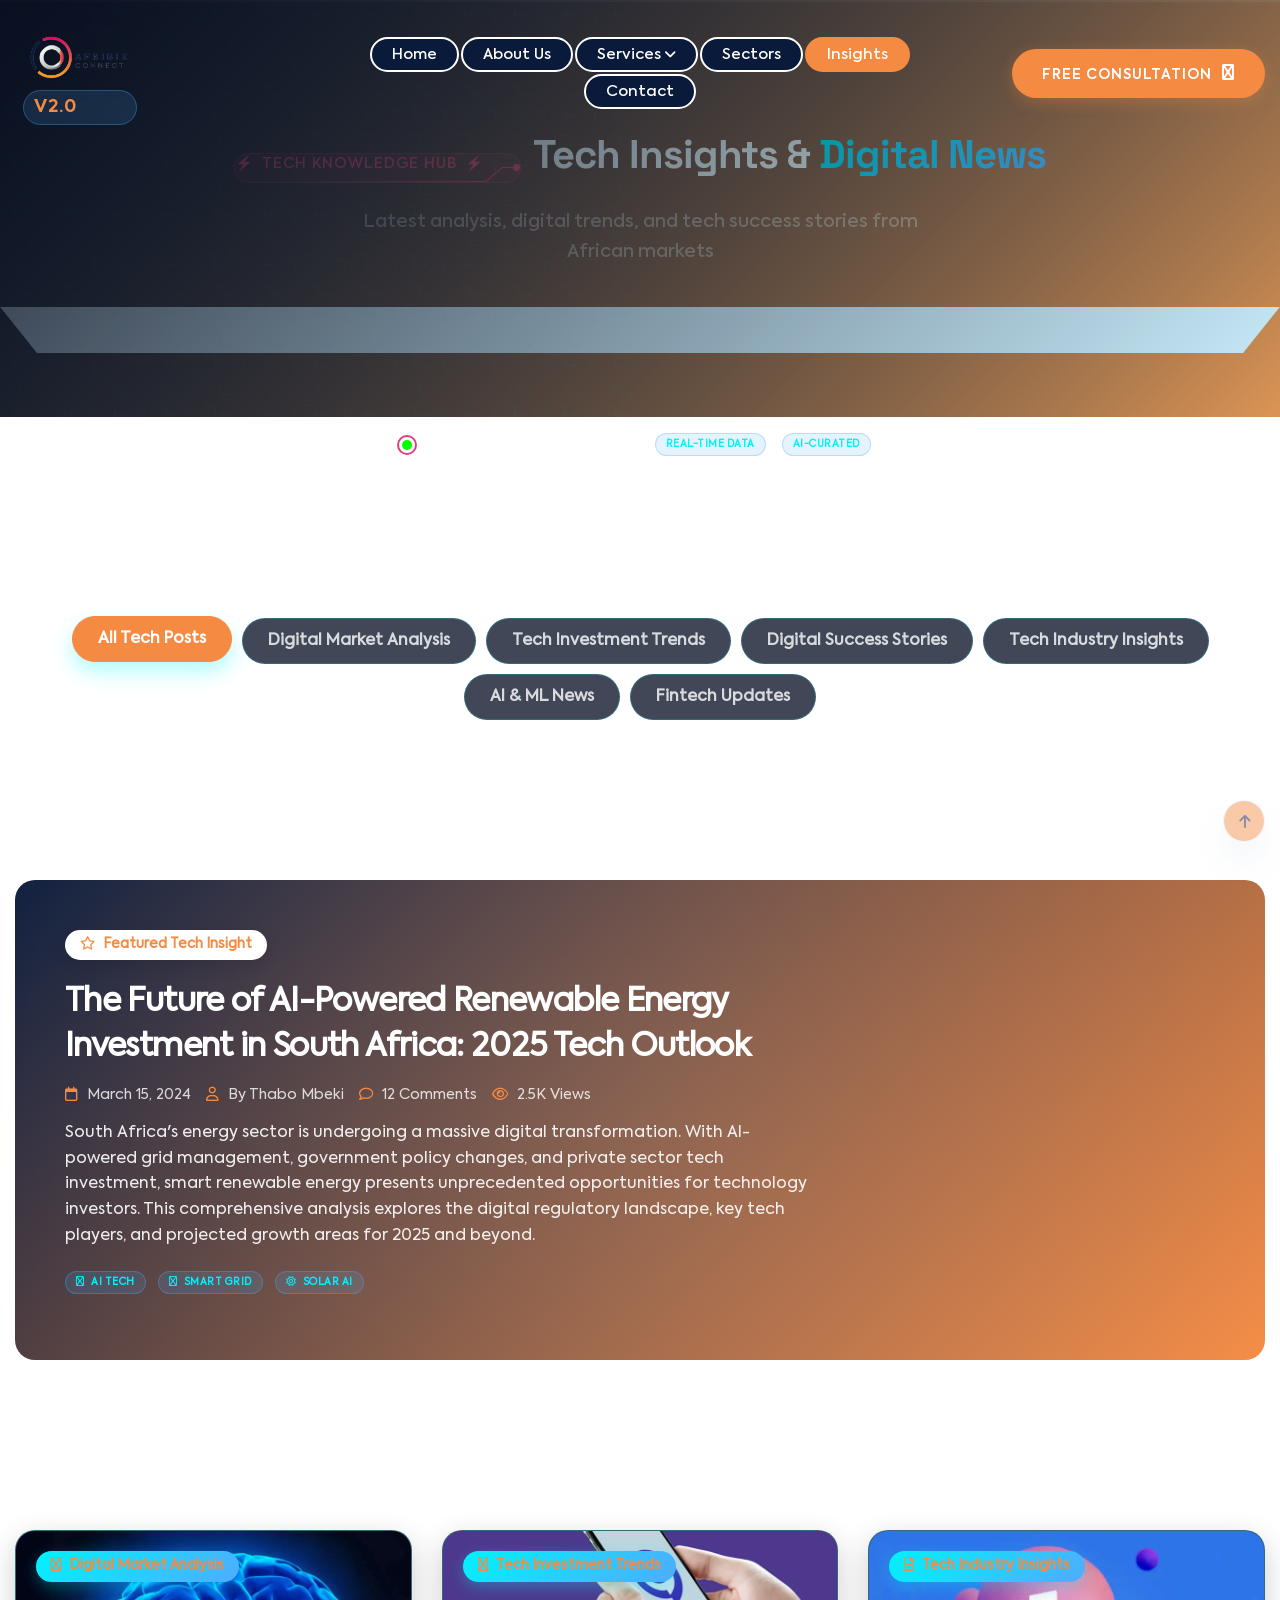
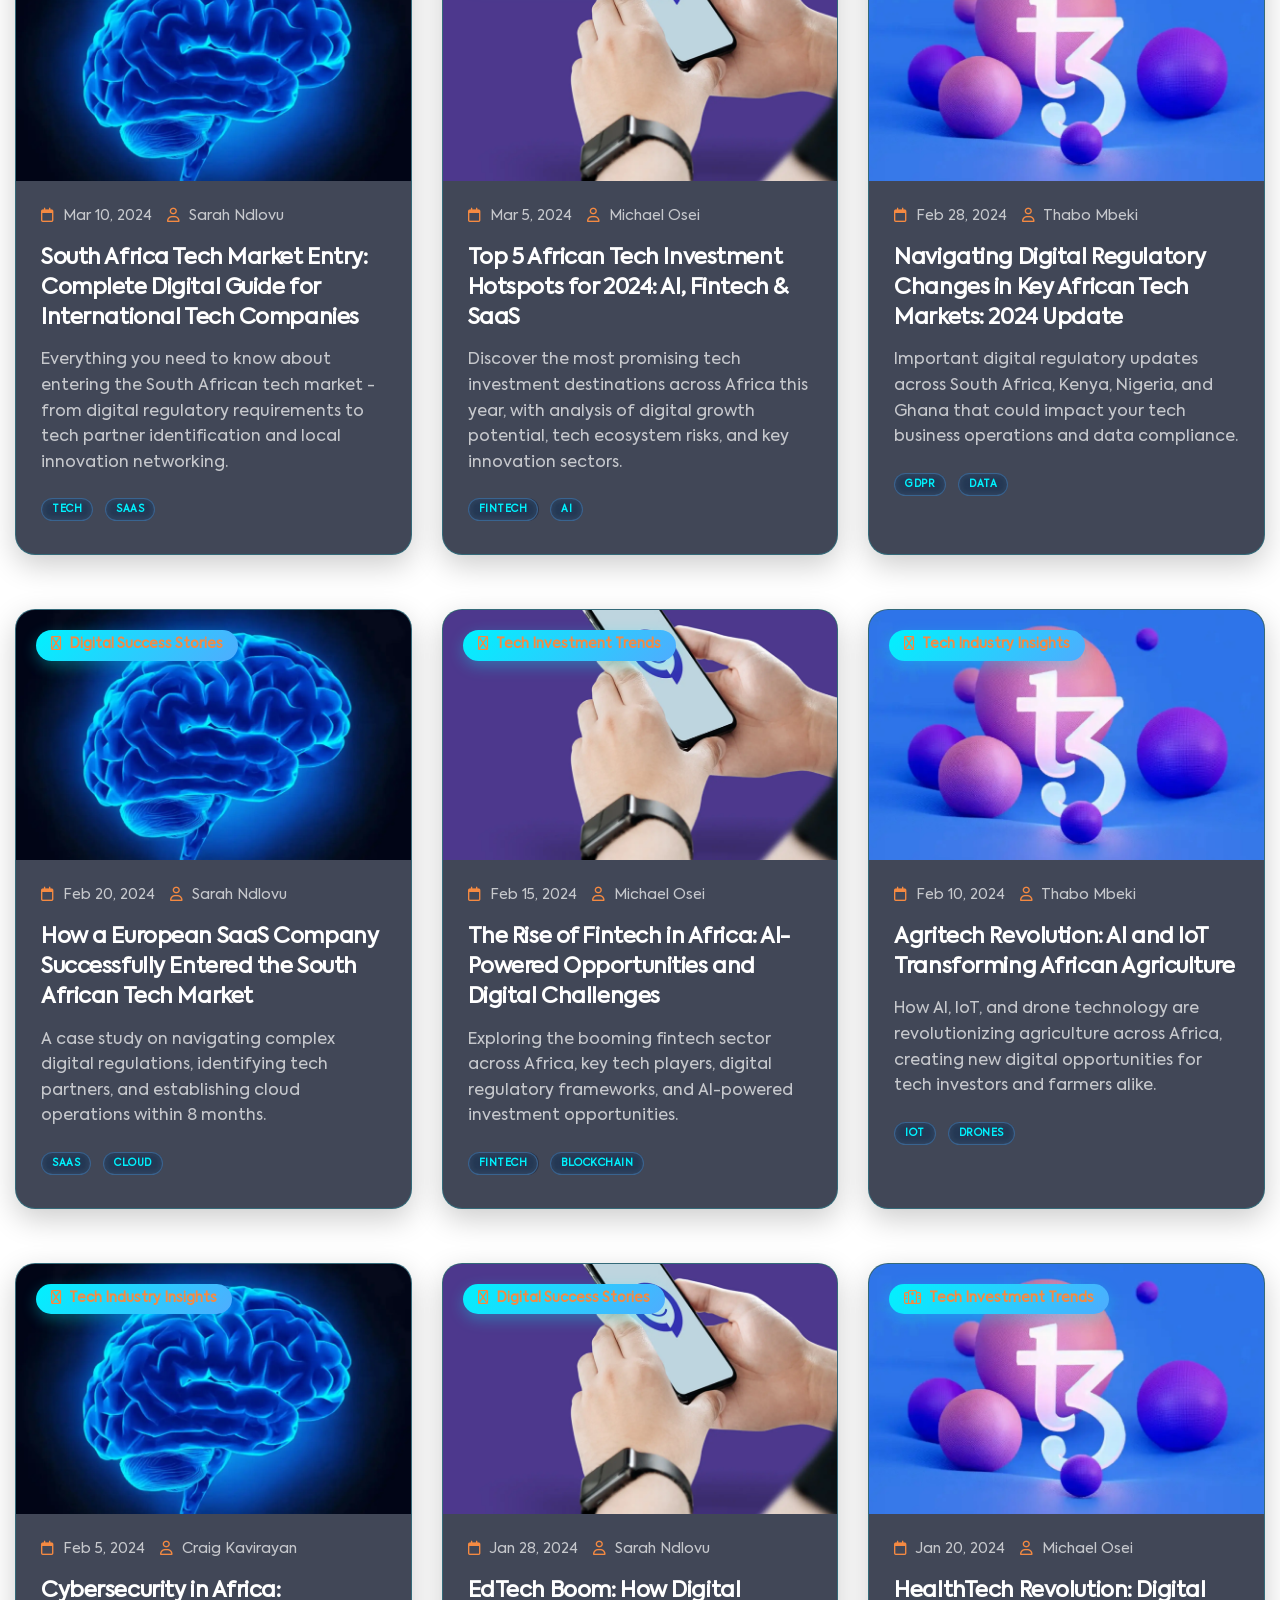
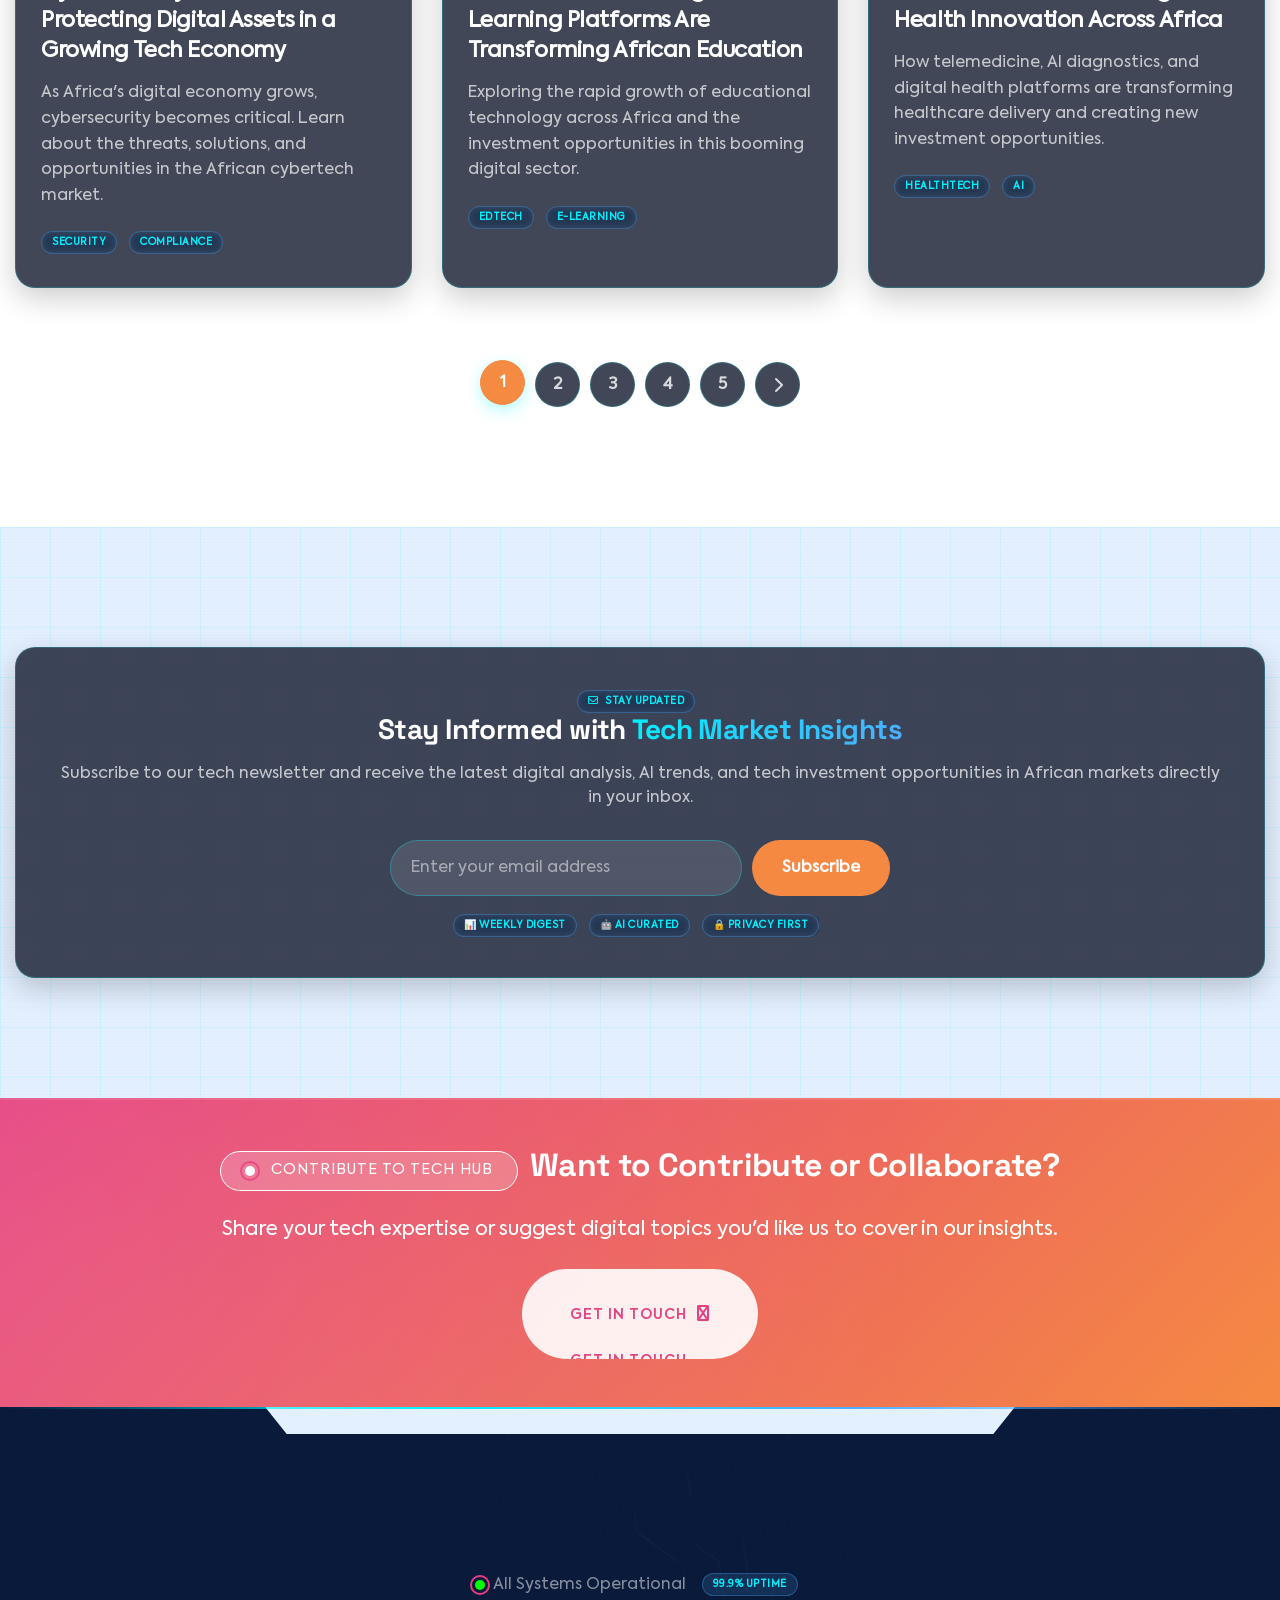
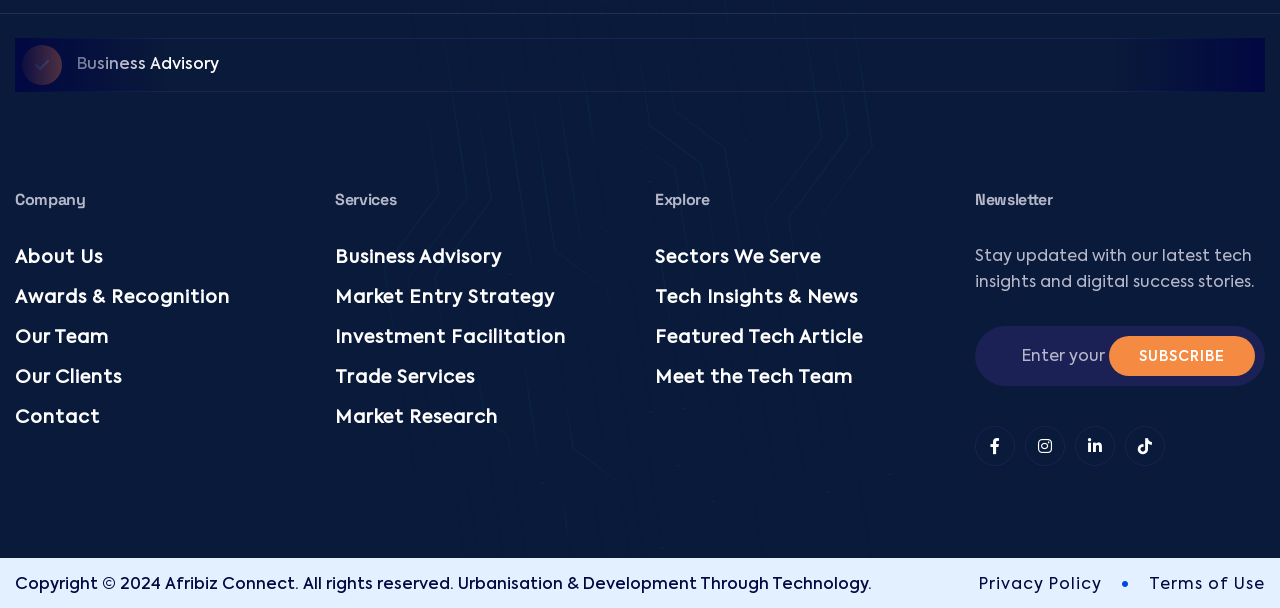
<file: insights.html>
<!DOCTYPE html>
<html lang="en">
<head>
    <meta charset="utf-8">
    <meta name="viewport" content="width=device-width, initial-scale=1, shrink-to-fit=no">
    <meta http-equiv="x-ua-compatible" content="ie=edge">
    <meta name="description" content="Insights and news from Afribiz Connect. Latest analysis on African tech markets, digital investment opportunities, business trends, and technology success stories.">
    <meta name="keywords" content="African tech insights, digital business news, investment trends, tech market analysis, Africa technology blog">
    <title>Tech Insights - Afribiz Connect | Digital Market Intelligence</title>
    <link rel="shortcut icon" href="images/logo1.png">

    <!-- Framework - CSS Include -->
    <link rel="stylesheet" type="text/css" href="css/bootstrap.min.css">

    <!-- Icon - CSS Include -->
    <link rel="stylesheet" type="text/css" href="css/fontawesome.css">
    
    <!-- Font Awesome for additional tech icons -->
    <link rel="stylesheet" href="https://cdnjs.cloudflare.com/ajax/libs/font-awesome/6.0.0/css/all.min.css">

    <!-- Animation - CSS Include -->
    <link rel="stylesheet" type="text/css" href="css/animate.min.css">

    <!-- Carousel - CSS Include -->
    <link rel="stylesheet" type="text/css" href="css/swiper-bundle.min.css">

    <!-- Video & Image Popup - CSS Include -->
    <link rel="stylesheet" type="text/css" href="css/magnific-popup.min.css">

    <!-- Counter - CSS Include -->
    <link rel="stylesheet" type="text/css" href="css/odometer.min.css">

    <!-- Custom - CSS Include -->
    <link rel="stylesheet" type="text/css" href="css/style.css">
    
    <!-- Tech Font - Google Fonts -->
    <link rel="preconnect" href="https://fonts.googleapis.com">
    <link rel="preconnect" href="https://fonts.gstatic.com" crossorigin>
    <link href="https://fonts.googleapis.com/css2?family=Space+Grotesk:wght@300;400;500;600;700&display=swap" rel="stylesheet">
    
    <style>
        /* IT Company Tech Styling - Matching homepage */
        :root {
            --primary-glow: #00f2fe;
            --secondary-glow: #4facfe;
            --dark-bg: #0a0f1e;
            --card-bg: rgba(18, 25, 45, 0.8);
            --grid-color: rgba(0, 242, 254, 0.1);
            --brand-pink: #E53E7E;
            --brand-orange: #F58A42;
        }

        /* Matrix/Rain Code Background */
        .matrix-bg {
            position: relative;
            overflow: hidden;
        }

        .matrix-bg::before {
            content: "";
            position: absolute;
            top: 0;
            left: 0;
            right: 0;
            bottom: 0;
            background: linear-gradient(45deg, 
                rgba(0,242,254,0.05) 0%, 
                rgba(79,172,254,0.05) 100%);
            background-size: 50px 50px;
            background-image: 
                linear-gradient(to right, var(--grid-color) 1px, transparent 1px),
                linear-gradient(to bottom, var(--grid-color) 1px, transparent 1px);
            pointer-events: none;
            z-index: 0;
        }

        /* Circuit Pattern Overlay */
        .circuit-overlay-left {
            position: absolute;
            top: 0;
            left: 0;
            width: 50%;
            height: 100%;
            background-image: url('data:image/svg+xml;utf8,<svg xmlns="http://www.w3.org/2000/svg" viewBox="0 0 100 100" opacity="0.1"><path d="M10 10 L30 10 L30 30 L50 30 M70 20 L90 20 L90 40 M20 70 L40 70 L40 90 L60 90" stroke="%2300f2fe" fill="none" stroke-width="1"/><circle cx="30" cy="30" r="2" fill="%2300f2fe"/><circle cx="50" cy="30" r="2" fill="%2300f2fe"/><circle cx="90" cy="40" r="2" fill="%2300f2fe"/><circle cx="60" cy="90" r="2" fill="%2300f2fe"/></svg>');
            background-repeat: repeat;
            pointer-events: none;
            z-index: 1;
        }

        /* Scanline Effect */
        .scanline {
            position: relative;
        }

        .scanline::after {
            content: "";
            position: absolute;
            top: 0;
            left: 0;
            width: 100%;
            height: 2px;
            background: rgba(255, 255, 255, 0.1);
            animation: scan 8s linear infinite;
            pointer-events: none;
        }

        @keyframes scan {
            0% { top: -10%; }
            100% { top: 110%; }
        }

        /* Data Stream Animation */
        .data-stream {
            position: relative;
        }

        .data-stream::after {
            content: "";
            position: absolute;
            top: 0;
            left: 0;
            right: 0;
            height: 2px;
            background: linear-gradient(90deg, 
                transparent, 
                var(--primary-glow), 
                var(--secondary-glow), 
                transparent);
            animation: dataFlow 3s linear infinite;
        }

        @keyframes dataFlow {
            0% { transform: translateX(-100%); }
            100% { transform: translateX(100%); }
        }

        /* Glitch Text Effect */
        .glitch-text {
            position: relative;
            animation: glitch 3s infinite;
        }

        @keyframes glitch {
            0%, 100% { transform: translate(0); }
            33% { transform: translate(-2px, 2px); }
            66% { transform: translate(2px, -2px); }
        }

        .gradient-text {
            background: linear-gradient(135deg, var(--primary-glow), var(--secondary-glow));
            -webkit-background-clip: text;
            -webkit-text-fill-color: transparent;
            background-clip: text;
        }

        .gradient-text-pink {
            background: linear-gradient(135deg, var(--brand-pink), var(--brand-orange));
            -webkit-background-clip: text;
            -webkit-text-fill-color: transparent;
            background-clip: text;
        }

        /* Tech Badges */
        .tech-badge {
            background: rgba(0, 242, 254, 0.1);
            border: 1px solid rgba(0, 242, 254, 0.3);
            border-radius: 30px;
            padding: 0.5rem 1.5rem;
            font-size: 0.9rem;
            letter-spacing: 1px;
            display: inline-block;
            margin-right: 0.5rem;
            margin-bottom: 0.5rem;
        }

        .tech-badge-sm {
            background: rgba(79, 172, 254, 0.15);
            border: 1px solid rgba(79, 172, 254, 0.3);
            border-radius: 20px;
            padding: 3px 10px;
            font-size: 10px;
            font-weight: 600;
            color: var(--primary-glow);
            margin-right: 8px;
            text-transform: uppercase;
            letter-spacing: 0.5px;
            display: inline-block;
        }

        .tech-badge-sm i {
            margin-right: 4px;
        }

        /* Pulse Animation */
        .pulse-ring {
            animation: pulse 2s infinite;
        }

        @keyframes pulse {
            0% { box-shadow: 0 0 0 0 rgba(0, 242, 254, 0.7); }
            70% { box-shadow: 0 0 0 10px rgba(0, 242, 254, 0); }
            100% { box-shadow: 0 0 0 0 rgba(0, 242, 254, 0); }
        }

        /* Blog Cards - Updated with tech styling */
        .blog_card {
            background: var(--card-bg);
            backdrop-filter: blur(10px);
            border: 1px solid rgba(0, 242, 254, 0.2);
            border-radius: 20px;
            overflow: hidden;
            height: 100%;
            transition: all 0.3s ease;
            position: relative;
            box-shadow: 0 10px 30px rgba(0, 0, 0, 0.2);
        }

        .blog_card::before {
            content: "";
            position: absolute;
            top: 0;
            left: -100%;
            width: 100%;
            height: 3px;
            background: linear-gradient(90deg, 
                transparent, 
                var(--primary-glow), 
                var(--secondary-glow), 
                transparent);
            transition: left 0.5s ease;
            z-index: 2;
        }

        .blog_card:hover::before {
            left: 0;
        }

        .blog_card:hover {
            transform: translateY(-10px);
            border-color: rgba(0, 242, 254, 0.4);
            box-shadow: 0 20px 40px rgba(0, 242, 254, 0.2);
        }

        .blog_image {
            height: 250px;
            overflow: hidden;
            position: relative;
        }

        .blog_image img {
            width: 100%;
            height: 100%;
            object-fit: cover;
            transition: all 0.5s ease;
        }

        .blog_card:hover .blog_image img {
            transform: scale(1.1);
        }

        .blog_category {
            position: absolute;
            top: 20px;
            left: 20px;
            background: linear-gradient(135deg, var(--primary-glow), var(--secondary-glow));
            color: white;
            padding: 5px 15px;
            border-radius: 30px;
            font-size: 0.85rem;
            font-weight: 600;
            z-index: 2;
            box-shadow: 0 5px 15px rgba(0, 242, 254, 0.3);
        }

        .blog_category i {
            margin-right: 5px;
        }

        .blog_content {
            padding: 25px;
        }

        .blog_meta {
            display: flex;
            gap: 15px;
            margin-bottom: 15px;
            font-size: 0.9rem;
            color: rgba(255, 255, 255, 0.7);
        }

        .blog_meta i {
            margin-right: 5px;
            color: var(--primary-glow);
        }

        .blog_title {
            font-size: 1.35rem;
            font-weight: 700;
            margin-bottom: 15px;
            line-height: 1.4;
            font-family: 'Space Grotesk', sans-serif;
        }

        .blog_title a {
            color: #fff;
            text-decoration: none;
            transition: all 0.3s ease;
        }

        .blog_title a:hover {
            color: var(--primary-glow);
        }

        .blog_excerpt {
            color: rgba(255, 255, 255, 0.7);
            margin-bottom: 20px;
            line-height: 1.6;
        }

        .blog_link {
            color: var(--primary-glow);
            text-decoration: none;
            font-weight: 600;
            display: inline-flex;
            align-items: center;
            gap: 8px;
            transition: all 0.3s ease;
        }

        .blog_link:hover {
            gap: 12px;
            color: var(--secondary-glow);
        }

        /* Featured Post - Updated with tech styling */
        .featured_post {
            background: linear-gradient(135deg, var(--primary-glow), var(--secondary-glow));
            border-radius: 20px;
            padding: 50px;
            color: white;
            margin-bottom: 50px;
            position: relative;
            overflow: hidden;
        }

        .featured_post::before {
            content: '';
            position: absolute;
            top: -50%;
            right: -50%;
            width: 200%;
            height: 200%;
            background: radial-gradient(circle, rgba(255,255,255,0.1) 0%, transparent 70%);
            animation: rotate 30s linear infinite;
        }

        @keyframes rotate {
            from { transform: rotate(0deg); }
            to { transform: rotate(360deg); }
        }

        .featured_post .blog_category {
            background: white;
            color: var(--primary-glow);
            position: relative;
            top: 0;
            left: 0;
            display: inline-block;
            margin-bottom: 20px;
            box-shadow: 0 5px 15px rgba(0,0,0,0.1);
        }

        .featured_post .blog_title {
            color: white;
            font-size: 2rem;
            position: relative;
            z-index: 2;
        }

        .featured_post .blog_title a {
            color: white;
        }

        .featured_post .blog_meta {
            color: rgba(255,255,255,0.8);
            position: relative;
            z-index: 2;
        }

        .featured_post .blog_meta i {
            color: white;
        }

        .featured_post .blog_excerpt {
            color: rgba(255,255,255,0.9);
            position: relative;
            z-index: 2;
        }

        .featured_post .blog_link {
            color: var(--primary-glow);
            background: white;
            padding: 12px 30px;
            border-radius: 50px;
            position: relative;
            z-index: 2;
            border: none;
        }

        .featured_post .blog_link:hover {
            background: rgba(255,255,255,0.9);
            transform: translateY(-2px);
            box-shadow: 0 10px 20px rgba(0,0,0,0.1);
        }

        /* Category Filters - Updated with tech styling */
        .category_filter {
            display: flex;
            flex-wrap: wrap;
            gap: 10px;
            justify-content: center;
            margin-bottom: 40px;
        }

        .filter_btn {
            padding: 10px 25px;
            background: var(--card-bg);
            border: 1px solid rgba(0, 242, 254, 0.2);
            border-radius: 30px;
            color: rgba(255, 255, 255, 0.8);
            font-weight: 600;
            transition: all 0.3s ease;
            cursor: pointer;
            backdrop-filter: blur(5px);
        }

        .filter_btn:hover, .filter_btn.active {
            background: linear-gradient(135deg, var(--primary-glow), var(--secondary-glow));
            color: white;
            border-color: transparent;
            transform: translateY(-2px);
            box-shadow: 0 10px 20px rgba(0, 242, 254, 0.3);
        }

        /* Pagination - Updated with tech styling */
        .pagination {
            display: flex;
            justify-content: center;
            gap: 10px;
            margin-top: 50px;
        }

        .page_link {
            width: 45px;
            height: 45px;
            display: flex;
            align-items: center;
            justify-content: center;
            background: var(--card-bg);
            border: 1px solid rgba(0, 242, 254, 0.2);
            border-radius: 50%;
            color: rgba(255, 255, 255, 0.8);
            font-weight: 600;
            text-decoration: none;
            transition: all 0.3s ease;
            backdrop-filter: blur(5px);
        }

        .page_link:hover, .page_link.active {
            background: linear-gradient(135deg, var(--primary-glow), var(--secondary-glow));
            color: white;
            border-color: transparent;
            transform: translateY(-2px);
            box-shadow: 0 5px 15px rgba(0, 242, 254, 0.3);
        }

        /* Newsletter Box - Updated with tech styling */
        .newsletter_box {
            background: var(--card-bg);
            backdrop-filter: blur(10px);
            border: 1px solid rgba(0, 242, 254, 0.2);
            border-radius: 20px;
            padding: 40px;
            text-align: center;
            box-shadow: 0 10px 30px rgba(0, 0, 0, 0.2);
        }

        .newsletter_box h3 {
            font-size: 1.75rem;
            font-weight: 700;
            margin-bottom: 15px;
            font-family: 'Space Grotesk', sans-serif;
            color: #fff;
        }

        .newsletter_box p {
            color: rgba(255, 255, 255, 0.7);
        }

        .newsletter_form {
            max-width: 500px;
            margin: 30px auto 0;
            display: flex;
            gap: 10px;
        }

        .newsletter_form input {
            flex: 1;
            padding: 15px 20px;
            background: rgba(255, 255, 255, 0.1);
            border: 1px solid rgba(0, 242, 254, 0.3);
            border-radius: 50px;
            font-size: 1rem;
            transition: all 0.3s ease;
            color: #fff;
        }

        .newsletter_form input:focus {
            outline: none;
            border-color: var(--primary-glow);
            box-shadow: 0 0 0 3px rgba(0, 242, 254, 0.1);
        }

        .newsletter_form input::placeholder {
            color: rgba(255, 255, 255, 0.5);
        }

        .newsletter_form button {
            padding: 15px 30px;
            background: linear-gradient(135deg, var(--primary-glow), var(--secondary-glow));
            color: white;
            border: none;
            border-radius: 50px;
            font-weight: 600;
            transition: all 0.3s ease;
            cursor: pointer;
        }

        .newsletter_form button:hover {
            transform: scale(1.05) translateY(-2px);
            box-shadow: 0 10px 20px rgba(0, 242, 254, 0.3);
        }

        /* CTA Section - Updated with tech overlay */
        .cta_section {
            background: linear-gradient(135deg, var(--brand-pink) 0%, var(--brand-orange) 100%);
            padding: 80px 0;
            position: relative;
            overflow: hidden;
        }

        .cta_section::before {
            content: '';
            position: absolute;
            top: -50%;
            right: -50%;
            width: 200%;
            height: 200%;
            background: radial-gradient(circle, rgba(255,255,255,0.1) 0%, transparent 70%);
            animation: rotate 30s linear infinite;
        }

        .cta_section .btn-light {
            background: rgba(255, 255, 255, 0.9);
            border: none;
            color: var(--brand-pink);
            font-weight: 600;
            position: relative;
            z-index: 2;
        }

        .cta_section .btn-light:hover {
            background: white;
            transform: translateY(-2px);
            box-shadow: 0 10px 30px rgba(0, 0, 0, 0.2);
        }

        /* Tech Buttons */
        .btn-primary {
            background: linear-gradient(135deg, var(--primary-glow), var(--secondary-glow)) !important;
            border: none !important;
        }

        .btn-primary:hover {
            background: linear-gradient(135deg, var(--secondary-glow), var(--primary-glow)) !important;
            transform: translateY(-2px);
            box-shadow: 0 10px 30px rgba(0, 242, 254, 0.3) !important;
        }

        /* Page Banner Enhancement */
        .page_banner_section {
            position: relative;
        }

        .page_banner_section::before {
            content: "";
            position: absolute;
            top: 0;
            left: 0;
            width: 100%;
            height: 100%;
            background: linear-gradient(135deg, rgba(10, 15, 30, 0.9), rgba(0, 242, 254, 0.1));
            pointer-events: none;
        }

        mark {
            background: linear-gradient(135deg, var(--primary-glow), var(--secondary-glow));
            -webkit-background-clip: text;
            -webkit-text-fill-color: transparent;
            background-clip: text;
        }

        /* System Status Bar */
        .system-status {
            padding: 1rem 0;
            border-bottom: 1px solid rgba(255, 255, 255, 0.1);
        }

        /* Responsive */
        @media (max-width: 768px) {
            .circuit-overlay-left {
                width: 100%;
                opacity: 0.3;
            }
            
            .featured_post {
                padding: 30px;
            }
            
            .featured_post .blog_title {
                font-size: 1.5rem;
            }
            
            .newsletter_form {
                flex-direction: column;
            }
            
            .blog_image {
                height: 200px;
            }
        }
    </style>
</head>
<body>
    <div class="page_wrapper">
        <!-- Preloader - Start (Updated with tech theme) -->
        <div id="preloader" class="preloader">
            <div class="loader-circle">
                <div class="loader-line-mask">
                    <div class="loader-line"></div>
                </div>
                <div class="loader-logo">
                    <img src="images/logo1.png" alt="Afribiz Connect Logo">
                    <div class="loading-text mt-2">
                        <span class="tech-badge-sm">INITIALIZING</span>
                        <span class="tech-badge-sm">INSIGHTS.MD</span>
                    </div>
                </div>
            </div>
        </div>
        <!-- Preloader - End -->

        <!-- Back To Top - Start -->
        <div class="backtotop">
            <a href="#" class="scroll">
                <i class="fa-solid fa-arrow-up"></i>
            </a>
        </div>
        <!-- Back To Top - End -->

        <!-- Site Header - Start (Updated with tech button) -->
        <header class="site_header site_header_2">
            <div class="header_bottom stricky">
                <div class="container">
                    <div class="row align-items-center">
                        <div class="col-lg-3 col-5">
                            <div class="site_logo">
                                <a class="site_link" href="index.html">
                                    <img src="images/logo1.png" alt="Afribiz Connect – IT Solutions & Technology">
                                    <span class="logo-badge tech-badge-sm ms-2">v2.0</span>
                                </a>
                            </div>
                        </div>
                        <div class="col-lg-6 col-2">
                            <nav class="main_menu navbar navbar-expand-lg">
                                <div class="main_menu_inner collapse navbar-collapse justify-content-lg-center" id="main_menu_dropdown">
                                    <ul class="main_menu_list unordered_list justify-content-center">
                                        <li>
                                            <a class="nav-link" href="index.html">Home</a>
                                        </li>
                                        <li>
                                            <a class="nav-link" href="about.html">About Us</a>
                                        </li>
                                        <li class="dropdown">
                                            <a class="nav-link" href="#" id="services_submenu" role="button" data-bs-toggle="dropdown" aria-expanded="false">
                                                Services
                                            </a>
                                            <ul class="dropdown-menu" aria-labelledby="services_submenu">
                                                <li><a href="business-advisory.html">Business Advisory</a></li>
                                                <li><a href="market-entry.html">Market Entry Strategy</a></li>
                                                <li><a href="investment.html">Investment Facilitation</a></li>
                                                <li><a href="trade-services.html">Trade Services</a></li>
                                                <li><a href="research.html">Market Research</a></li>
                                            </ul>
                                        </li>
                                        <li>
                                            <a class="nav-link" href="sectors.html">Sectors</a>
                                        </li>
                                        <li class="active">
                                            <a class="nav-link" href="insights.html">Insights</a>
                                        </li>
                                        <li>
                                            <a class="nav-link" href="contact.html">Contact</a>
                                        </li>
                                    </ul>
                                </div>
                            </nav>
                        </div>
                        <div class="col-lg-3 col-5">
                            <ul class="header_btns_group unordered_list justify-content-end">
                                <li>
                                    <button class="mobile_menu_btn" type="button" data-bs-toggle="collapse" data-bs-target="#main_menu_dropdown" aria-expanded="false" aria-label="Toggle navigation">
                                        <i class="far fa-bars"></i>
                                    </button>
                                </li>
                                <li>
                                    <a class="btn btn-primary ripple-effect tech-btn" href="contact.html">
                                        <span class="btn_label" data-text="Free Consultation">Free Consultation</span>
                                        <span class="btn_icon">
                                            <i class="fa-solid fa-arrow-up-right"></i>
                                        </span>
                                    </a>
                                </li>
                            </ul>
                        </div>
                    </div>
                </div>
            </div>
        </header>
        <!-- Site Header - End -->

        <!-- Page Banner - Start (Enhanced with tech elements) -->
        <section class="page_banner_section bg-dark section_decoration scanline" style="background-image: url('images/bg_image_2.webp');">
            <div class="container">
                <div class="row">
                    <div class="col-12 text-center fade-up">
                        <div class="heading_block text-white">
                            <div class="heading_focus_text has_underline text-white d-inline-flex tech-badge" style="background-image: url('images/shape_title_under_line.svg');">
                                <span class="ai-pulse">⚡</span> Tech Knowledge Hub <span class="ai-pulse">⚡</span>
                            </div>
                            <h1 class="heading_text text-white mb-0 glitch">
                                Tech Insights & <mark class="gradient-text">Digital News</mark>
                            </h1>
                            <p class="heading_description text-white-50">
                                Latest analysis, digital trends, and tech success stories from African markets
                            </p>
                        </div>
                    </div>
                </div>
            </div>
            <!-- Circuit overlay -->
            <div class="circuit-overlay-left"></div>
            <div class="decoration_item shape_image_1">
                <img src="images/shape_space_2.svg" alt="Decorative Shape">
            </div>
        </section>
        <!-- Page Banner - End -->

        <!-- System Status Bar (Tech addition) -->
        <div class="system-status mb-4">
            <div class="d-flex align-items-center justify-content-center">
                <span class="pulse-ring me-2" style="width: 10px; height: 10px; background: #00ff00; border-radius: 50%; display: inline-block;"></span>
                <span class="text-white-50">Insights Feed: Live Updates</span>
                <span class="tech-badge-sm ms-3">REAL-TIME DATA</span>
                <span class="tech-badge-sm ms-2">AI-CURATED</span>
            </div>
        </div>

        <!-- Category Filters - Start (Enhanced with tech styling) -->
        <section class="filters_section section_space pb-0">
            <div class="container">
                <div class="category_filter fade-up">
                    <span class="filter_btn active">All Tech Posts</span>
                    <span class="filter_btn">Digital Market Analysis</span>
                    <span class="filter_btn">Tech Investment Trends</span>
                    <span class="filter_btn">Digital Success Stories</span>
                    <span class="filter_btn">Tech Industry Insights</span>
                    <span class="filter_btn">AI & ML News</span>
                    <span class="filter_btn">Fintech Updates</span>
                </div>
            </div>
        </section>
        <!-- Category Filters - End -->

        <!-- Featured Post - Start (Enhanced with tech content) -->
        <section class="featured_post_section section_space pb-0">
            <div class="container">
                <div class="featured_post fade-up">
                    <div class="row align-items-center">
                        <div class="col-lg-8">
                            <span class="blog_category"><i class="fa-regular fa-star"></i> Featured Tech Insight</span>
                            <h2 class="blog_title">
                                <a href="insight-details.html">The Future of AI-Powered Renewable Energy Investment in South Africa: 2025 Tech Outlook</a>
                            </h2>
                            <div class="blog_meta">
                                <span><i class="fa-regular fa-calendar"></i> March 15, 2024</span>
                                <span><i class="fa-regular fa-user"></i> By Thabo Mbeki</span>
                                <span><i class="fa-regular fa-comment"></i> 12 Comments</span>
                                <span><i class="fa-regular fa-eye"></i> 2.5K Views</span>
                            </div>
                            <p class="blog_excerpt">South Africa's energy sector is undergoing a massive digital transformation. With AI-powered grid management, government policy changes, and private sector tech investment, smart renewable energy presents unprecedented opportunities for technology investors. This comprehensive analysis explores the digital regulatory landscape, key tech players, and projected growth areas for 2025 and beyond.</p>
                            <div class="mt-3 mb-3">
                                <span class="tech-badge-sm"><i class="fa-regular fa-microchip"></i> AI TECH</span>
                                <span class="tech-badge-sm"><i class="fa-regular fa-bolt"></i> SMART GRID</span>
                                <span class="tech-badge-sm"><i class="fa-regular fa-sun"></i> SOLAR AI</span>
                            </div>
                            <!-- <a href="insight-details.html" class="blog_link">Read Full Tech Article <i class="fa-solid fa-arrow-right"></i></a> -->
                        </div>
                        <div class="col-lg-4 d-none d-lg-block">
                            <!-- Optional: Add featured image here -->
                        </div>
                    </div>
                </div>
            </div>
        </section>
        <!-- Featured Post - End -->

        <!-- Blog Grid - Start (Enhanced with tech content) -->
        <section class="blog_grid_section section_space">
            <div class="container">
                <div class="row stagger-fade">
                    <!-- Blog Post 1 - Tech Market Entry -->
                    <div class="col-lg-4 col-md-6 mb-4">
                        <div class="blog_card">
                            <div class="blog_image">
                                <img src="images/blog_post_image_12.webp" alt="Tech Market Entry Guide">
                                <span class="blog_category"><i class="fa-regular fa-chart-line"></i> Digital Market Analysis</span>
                            </div>
                            <div class="blog_content">
                                <div class="blog_meta">
                                    <span><i class="fa-regular fa-calendar"></i> Mar 10, 2024</span>
                                    <span><i class="fa-regular fa-user"></i> Sarah Ndlovu</span>
                                </div>
                                <h3 class="blog_title">
                                    <a href="insight-details.html">South Africa Tech Market Entry: Complete Digital Guide for International Tech Companies</a>
                                </h3>
                                <p class="blog_excerpt">Everything you need to know about entering the South African tech market - from digital regulatory requirements to tech partner identification and local innovation networking.</p>
                                <div class="mb-2">
                                    <span class="tech-badge-sm">TECH</span>
                                    <span class="tech-badge-sm">SAAS</span>
                                </div>
                                <!-- <a href="insight-details.html" class="blog_link">Read More <i class="fa-solid fa-arrow-right"></i></a> -->
                            </div>
                        </div>
                    </div>

                    <!-- Blog Post 2 - Tech Investment Hotspots -->
                    <div class="col-lg-4 col-md-6 mb-4">
                        <div class="blog_card">
                            <div class="blog_image">
                                <img src="images/blog_post_image_13.webp" alt="Tech Investment Hotspots">
                                <span class="blog_category"><i class="fa-regular fa-chart-pie"></i> Tech Investment Trends</span>
                            </div>
                            <div class="blog_content">
                                <div class="blog_meta">
                                    <span><i class="fa-regular fa-calendar"></i> Mar 5, 2024</span>
                                    <span><i class="fa-regular fa-user"></i> Michael Osei</span>
                                </div>
                                <h3 class="blog_title">
                                    <a href="insight-details.html">Top 5 African Tech Investment Hotspots for 2024: AI, Fintech & SaaS</a>
                                </h3>
                                <p class="blog_excerpt">Discover the most promising tech investment destinations across Africa this year, with analysis of digital growth potential, tech ecosystem risks, and key innovation sectors.</p>
                                <div class="mb-2">
                                    <span class="tech-badge-sm">FINTECH</span>
                                    <span class="tech-badge-sm">AI</span>
                                </div>
                                <!-- <a href="insight-details.html" class="blog_link">Read More <i class="fa-solid fa-arrow-right"></i></a> -->
                            </div>
                        </div>
                    </div>

                    <!-- Blog Post 3 - Tech Regulatory Changes -->
                    <div class="col-lg-4 col-md-6 mb-4">
                        <div class="blog_card">
                            <div class="blog_image">
                                <img src="images/blog_post_image_14.webp" alt="Tech Regulatory Changes">
                                <span class="blog_category"><i class="fa-regular fa-file-lines"></i> Tech Industry Insights</span>
                            </div>
                            <div class="blog_content">
                                <div class="blog_meta">
                                    <span><i class="fa-regular fa-calendar"></i> Feb 28, 2024</span>
                                    <span><i class="fa-regular fa-user"></i> Thabo Mbeki</span>
                                </div>
                                <h3 class="blog_title">
                                    <a href="insight-details.html">Navigating Digital Regulatory Changes in Key African Tech Markets: 2024 Update</a>
                                </h3>
                                <p class="blog_excerpt">Important digital regulatory updates across South Africa, Kenya, Nigeria, and Ghana that could impact your tech business operations and data compliance.</p>
                                <div class="mb-2">
                                    <span class="tech-badge-sm">GDPR</span>
                                    <span class="tech-badge-sm">DATA</span>
                                </div>
                                <!-- <a href="insight-details.html" class="blog_link">Read More <i class="fa-solid fa-arrow-right"></i></a> -->
                            </div>
                        </div>
                    </div>

                    <!-- Blog Post 4 - Tech Success Story -->
                    <div class="col-lg-4 col-md-6 mb-4">
                        <div class="blog_card">
                            <div class="blog_image">
                                <img src="images/blog_post_image_12.webp" alt="Tech Success Story">
                                <span class="blog_category"><i class="fa-regular fa-trophy"></i> Digital Success Stories</span>
                            </div>
                            <div class="blog_content">
                                <div class="blog_meta">
                                    <span><i class="fa-regular fa-calendar"></i> Feb 20, 2024</span>
                                    <span><i class="fa-regular fa-user"></i> Sarah Ndlovu</span>
                                </div>
                                <h3 class="blog_title">
                                    <a href="insight-details.html">How a European SaaS Company Successfully Entered the South African Tech Market</a>
                                </h3>
                                <p class="blog_excerpt">A case study on navigating complex digital regulations, identifying tech partners, and establishing cloud operations within 8 months.</p>
                                <div class="mb-2">
                                    <span class="tech-badge-sm">SAAS</span>
                                    <span class="tech-badge-sm">CLOUD</span>
                                </div>
                                <!-- <a href="insight-details.html" class="blog_link">Read More <i class="fa-solid fa-arrow-right"></i></a> -->
                            </div>
                        </div>
                    </div>

                    <!-- Blog Post 5 - Fintech -->
                    <div class="col-lg-4 col-md-6 mb-4">
                        <div class="blog_card">
                            <div class="blog_image">
                                <img src="images/blog_post_image_13.webp" alt="Fintech">
                                <span class="blog_category"><i class="fa-regular fa-building-columns"></i> Tech Investment Trends</span>
                            </div>
                            <div class="blog_content">
                                <div class="blog_meta">
                                    <span><i class="fa-regular fa-calendar"></i> Feb 15, 2024</span>
                                    <span><i class="fa-regular fa-user"></i> Michael Osei</span>
                                </div>
                                <h3 class="blog_title">
                                    <a href="insight-details.html">The Rise of Fintech in Africa: AI-Powered Opportunities and Digital Challenges</a>
                                </h3>
                                <p class="blog_excerpt">Exploring the booming fintech sector across Africa, key tech players, digital regulatory frameworks, and AI-powered investment opportunities.</p>
                                <div class="mb-2">
                                    <span class="tech-badge-sm">FINTECH</span>
                                    <span class="tech-badge-sm">BLOCKCHAIN</span>
                                </div>
                                <!-- <a href="insight-details.html" class="blog_link">Read More <i class="fa-solid fa-arrow-right"></i></a> -->
                            </div>
                        </div>
                    </div>

                    <!-- Blog Post 6 - Agritech -->
                    <div class="col-lg-4 col-md-6 mb-4">
                        <div class="blog_card">
                            <div class="blog_image">
                                <img src="images/blog_post_image_14.webp" alt="Agritech">
                                <span class="blog_category"><i class="fa-regular fa-seedling"></i> Tech Industry Insights</span>
                            </div>
                            <div class="blog_content">
                                <div class="blog_meta">
                                    <span><i class="fa-regular fa-calendar"></i> Feb 10, 2024</span>
                                    <span><i class="fa-regular fa-user"></i> Thabo Mbeki</span>
                                </div>
                                <h3 class="blog_title">
                                    <a href="insight-details.html">Agritech Revolution: AI and IoT Transforming African Agriculture</a>
                                </h3>
                                <p class="blog_excerpt">How AI, IoT, and drone technology are revolutionizing agriculture across Africa, creating new digital opportunities for tech investors and farmers alike.</p>
                                <div class="mb-2">
                                    <span class="tech-badge-sm">IOT</span>
                                    <span class="tech-badge-sm">DRONES</span>
                                </div>
                                <!-- <a href="insight-details.html" class="blog_link">Read More <i class="fa-solid fa-arrow-right"></i></a> -->
                            </div>
                        </div>
                    </div>

                    <!-- Blog Post 7 - Cybersecurity -->
                    <div class="col-lg-4 col-md-6 mb-4">
                        <div class="blog_card">
                            <div class="blog_image">
                                <img src="images/blog_post_image_12.webp" alt="Cybersecurity">
                                <span class="blog_category"><i class="fa-regular fa-shield"></i> Tech Industry Insights</span>
                            </div>
                            <div class="blog_content">
                                <div class="blog_meta">
                                    <span><i class="fa-regular fa-calendar"></i> Feb 5, 2024</span>
                                    <span><i class="fa-regular fa-user"></i> Craig Kavirayan</span>
                                </div>
                                <h3 class="blog_title">
                                    <a href="insight-details.html">Cybersecurity in Africa: Protecting Digital Assets in a Growing Tech Economy</a>
                                </h3>
                                <p class="blog_excerpt">As Africa's digital economy grows, cybersecurity becomes critical. Learn about the threats, solutions, and opportunities in the African cybertech market.</p>
                                <div class="mb-2">
                                    <span class="tech-badge-sm">SECURITY</span>
                                    <span class="tech-badge-sm">COMPLIANCE</span>
                                </div>
                                <!-- <a href="insight-details.html" class="blog_link">Read More <i class="fa-solid fa-arrow-right"></i></a> -->
                            </div>
                        </div>
                    </div>

                    <!-- Blog Post 8 - EdTech -->
                    <div class="col-lg-4 col-md-6 mb-4">
                        <div class="blog_card">
                            <div class="blog_image">
                                <img src="images/blog_post_image_13.webp" alt="EdTech">
                                <span class="blog_category"><i class="fa-regular fa-graduation-cap"></i> Digital Success Stories</span>
                            </div>
                            <div class="blog_content">
                                <div class="blog_meta">
                                    <span><i class="fa-regular fa-calendar"></i> Jan 28, 2024</span>
                                    <span><i class="fa-regular fa-user"></i> Sarah Ndlovu</span>
                                </div>
                                <h3 class="blog_title">
                                    <a href="insight-details.html">EdTech Boom: How Digital Learning Platforms Are Transforming African Education</a>
                                </h3>
                                <p class="blog_excerpt">Exploring the rapid growth of educational technology across Africa and the investment opportunities in this booming digital sector.</p>
                                <div class="mb-2">
                                    <span class="tech-badge-sm">EDTECH</span>
                                    <span class="tech-badge-sm">E-LEARNING</span>
                                </div>
                                <!-- <a href="insight-details.html" class="blog_link">Read More <i class="fa-solid fa-arrow-right"></i></a> -->
                            </div>
                        </div>
                    </div>

                    <!-- Blog Post 9 - HealthTech -->
                    <div class="col-lg-4 col-md-6 mb-4">
                        <div class="blog_card">
                            <div class="blog_image">
                                <img src="images/blog_post_image_14.webp" alt="HealthTech">
                                <span class="blog_category"><i class="fa-regular fa-hospital"></i> Tech Investment Trends</span>
                            </div>
                            <div class="blog_content">
                                <div class="blog_meta">
                                    <span><i class="fa-regular fa-calendar"></i> Jan 20, 2024</span>
                                    <span><i class="fa-regular fa-user"></i> Michael Osei</span>
                                </div>
                                <h3 class="blog_title">
                                    <a href="insight-details.html">HealthTech Revolution: Digital Health Innovation Across Africa</a>
                                </h3>
                                <p class="blog_excerpt">How telemedicine, AI diagnostics, and digital health platforms are transforming healthcare delivery and creating new investment opportunities.</p>
                                <div class="mb-2">
                                    <span class="tech-badge-sm">HEALTHTECH</span>
                                    <span class="tech-badge-sm">AI</span>
                                </div>
                                <!-- <a href="insight-details.html" class="blog_link">Read More <i class="fa-solid fa-arrow-right"></i></a> -->
                            </div>
                        </div>
                    </div>
                </div>

                <!-- Pagination - Updated with tech styling -->
                <div class="pagination fade-up">
                    <a href="#" class="page_link active">1</a>
                    <a href="#" class="page_link">2</a>
                    <a href="#" class="page_link">3</a>
                    <a href="#" class="page_link">4</a>
                    <a href="#" class="page_link">5</a>
                    <a href="#" class="page_link"><i class="fa-solid fa-chevron-right"></i></a>
                </div>
            </div>
        </section>
        <!-- Blog Grid - End -->

        <!-- Newsletter Section - Start (Enhanced with tech styling) -->
        <section class="newsletter_section section_space bg-light matrix-bg">
            <div class="container">
                <div class="newsletter_box fade-up">
                    <span class="tech-badge-sm"><i class="fa-regular fa-envelope"></i> STAY UPDATED</span>
                    <h3>Stay Informed with <mark class="gradient-text">Tech Market Insights</mark></h3>
                    <p class="mb-4">Subscribe to our tech newsletter and receive the latest digital analysis, AI trends, and tech investment opportunities in African markets directly in your inbox.</p>
                    <form class="newsletter_form" action="#" method="POST">
                        <input type="email" name="email" placeholder="Enter your email address" required>
                        <button type="submit" class="ripple-effect">Subscribe</button>
                    </form>
                    <div class="mt-3">
                        <span class="tech-badge-sm">📊 WEEKLY DIGEST</span>
                        <span class="tech-badge-sm">🤖 AI CURATED</span>
                        <span class="tech-badge-sm">🔒 PRIVACY FIRST</span>
                    </div>
                </div>
            </div>
        </section>
        <!-- Newsletter Section - End -->

        <!-- Call to Action - Start (Enhanced with tech elements) -->
        <section class="cta_section py-5 scanline">
            <div class="container text-center">
                <div class="fade-up">
                    <div class="tech-badge d-inline-flex mb-4" style="background: rgba(255,255,255,0.2); color: white; border-color: white;">
                        <span class="pulse-ring me-2" style="width: 10px; height: 10px; background: white; border-radius: 50%; display: inline-block;"></span>
                        CONTRIBUTE TO TECH HUB
                    </div>
                    <h2 class="text-white mb-4 glitch">Want to Contribute or Collaborate?</h2>
                    <p class="text-white mb-4 fs-5">Share your tech expertise or suggest digital topics you'd like us to cover in our insights.</p>
                    <a href="contact.html" class="btn btn-light btn-lg px-5 py-3 ripple-effect">
                        <span class="btn_label" data-text="Get in Touch">Get in Touch</span>
                        <span class="btn_icon">
                            <i class="fa-solid fa-arrow-up-right"></i>
                        </span>
                    </a>
                </div>
            </div>
        </section>
        <!-- Call to Action - End -->

        <!-- Site Footer - Start (Enhanced with tech elements) -->
        <footer class="site_footer footer_layout_2 section_decoration data-stream" style="background-image: url('images/bg_pattern_3.svg');">
            <!-- System Status -->
            <div class="system-status mb-4">
                <div class="d-flex align-items-center justify-content-center">
                    <span class="pulse-ring me-2" style="width: 10px; height: 10px; background: #00ff00; border-radius: 50%; display: inline-block;"></span>
                    <span class="text-white-50">All Systems Operational</span>
                    <span class="tech-badge-sm ms-3">99.9% Uptime</span>
                </div>
            </div>
            
            <div class="decoration_item shape_image_1">
                <img src="images/shape_space_2.svg" alt="Decorative Shape">
            </div>
            <div class="container">
                <!-- Service Pill Carousel -->
                <div class="service_pill_carousel swiper">
                    <div class="swiper-wrapper">
                        <div class="swiper-slide">
                            <a class="service_pill_block" href="business-advisory.html">
                                <i class="fa-solid fa-check"></i>
                                <span>Business Advisory</span>
                            </a>
                        </div>
                        <div class="swiper-slide">
                            <a class="service_pill_block" href="market-entry.html">
                                <i class="fa-solid fa-check"></i>
                                <span>Market Entry</span>
                            </a>
                        </div>
                        <div class="swiper-slide">
                            <a class="service_pill_block" href="investment.html">
                                <i class="fa-solid fa-check"></i>
                                <span>Investment</span>
                            </a>
                        </div>
                        <div class="swiper-slide">
                            <a class="service_pill_block" href="trade-services.html">
                                <i class="fa-solid fa-check"></i>
                                <span>Trade Services</span>
                            </a>
                        </div>
                        <div class="swiper-slide">
                            <a class="service_pill_block" href="research.html">
                                <i class="fa-solid fa-check"></i>
                                <span>Market Research</span>
                            </a>
                        </div>
                        <div class="swiper-slide">
                            <a class="service_pill_block" href="sectors.html">
                                <i class="fa-solid fa-check"></i>
                                <span>Sectors</span>
                            </a>
                        </div>
                        <div class="swiper-slide">
                            <a class="service_pill_block" href="insights.html">
                                <i class="fa-solid fa-check"></i>
                                <span>Insights</span>
                            </a>
                        </div>
                    </div>
                </div>
                
                <!-- Footer Main Content -->
                <div class="footer_main_content">
                    <div class="row stagger-fade">
                        <div class="col-lg-3 col-md-6">
                            <div class="footer_widget">
                                <h3 class="footer_info_title">Company</h3>
                                <ul class="icon_list unordered_list_block">
                                    <li><a href="about.html">About Us</a></li>
                                    <li><a href="about.html#awards">Awards & Recognition</a></li>
                                    <li><a href="about.html#team">Our Team</a></li>
                                    <li><a href="index.html#clients">Our Clients</a></li>
                                    <li><a href="contact.html">Contact</a></li>
                                </ul>
                            </div>
                        </div>
                        
                        <div class="col-lg-3 col-md-6">
                            <div class="footer_widget">
                                <h3 class="footer_info_title">Services</h3>
                                <ul class="icon_list unordered_list_block">
                                    <li><a href="business-advisory.html">Business Advisory</a></li>
                                    <li><a href="market-entry.html">Market Entry Strategy</a></li>
                                    <li><a href="investment.html">Investment Facilitation</a></li>
                                    <li><a href="trade-services.html">Trade Services</a></li>
                                    <li><a href="research.html">Market Research</a></li>
                                </ul>
                            </div>
                        </div>
                        
                        <div class="col-lg-3 col-md-6">
                            <div class="footer_widget">
                                <h3 class="footer_info_title">Explore</h3>
                                <ul class="icon_list unordered_list_block">
                                    <li><a href="sectors.html">Sectors We Serve</a></li>
                                    <li><a href="insights.html">Tech Insights & News</a></li>
                                    <li><a href="#featured">Featured Tech Article</a></li>
                                    <li><a href="about.html#team">Meet the Tech Team</a></li>
                                </ul>
                            </div>
                        </div>
                        
                        <div class="col-lg-3 col-md-6">
                            <div class="footer_widget">
                                <h3 class="footer_info_title">Newsletter</h3>
                                <p>Stay updated with our latest tech insights and digital success stories.</p>
                                <form class="footer_newslatter_2" action="#" method="POST">
                                    <input type="email" name="email" placeholder="Enter your email" required>
                                    <button type="submit">Subscribe</button>
                                </form>
                                <ul class="social_icons_block unordered_list mt-3">
                                    <li><a href="https://www.facebook.com/afribizconnect" target="_blank"><i class="fa-brands fa-facebook-f"></i></a></li>
                                    <li><a href="https://www.instagram.com/afribizconnect_/" target="_blank"><i class="fa-brands fa-instagram"></i></a></li>
                                    <li><a href="https://www.linkedin.com/company/afribiz-connect1/" target="_blank"><i class="fa-brands fa-linkedin-in"></i></a></li>
                                    <li><a href="https://www.tiktok.com/@afribiz.connect?lang=en-GB" target="_blank"><i class="fa-brands fa-tiktok"></i></a></li>
                                </ul>
                            </div>
                        </div>
                    </div>
                </div>
            </div>
            
            <!-- Footer Bottom -->
            <div class="footer_bottom" style="background-image: url('images/shape_space_6.svg');">
                <div class="container d-md-flex align-items-md-center justify-content-md-between">
                    <p class="copyright_text m-0">
                        Copyright © 2024 Afribiz Connect. All rights reserved. Urbanisation & Development Through Technology.
                    </p>
                    <ul class="icon_list unordered_list">
                        <li>
                            <a href="privacy.html">
                                <span class="icon_list_icon">
                                    <i class="fa-solid fa-circle"></i>
                                </span>
                                <span class="icon_list_text">Privacy Policy</span>
                            </a>
                        </li>
                        <li>
                            <a href="terms.html">
                                <span class="icon_list_icon">
                                    <i class="fa-solid fa-circle"></i>
                                </span>
                                <span class="icon_list_text">Terms of Use</span>
                            </a>
                        </li>
                    </ul>
                </div>
            </div>
        </footer>
        <!-- Site Footer - End -->
    </div>

    <!-- Scripts -->
    <script src="js/jquery.min.js"></script>
    <script src="js/popper.min.js"></script>
    <script src="js/bootstrap.min.js"></script>
    <script src="js/bootstrap-dropdown-ml-hack.min.js"></script>
    <script src="js/swiper-bundle.min.js"></script>
    <script src="js/parallaxie.js"></script>
    <script src="js/parallax-scroll.js"></script>
    <script src="js/wow.min.js"></script>
    <script src="js/appear.min.js"></script>
    <script src="js/odometer.min.js"></script>
    <script src="js/main.js"></script>
    
    <!-- Tech Effects Script -->
    <script>
    document.addEventListener('DOMContentLoaded', function() {
        // Add random tech "noise" to cards on hover
        const cards = document.querySelectorAll('.blog_card, .filter_btn, .page_link');
        cards.forEach(card => {
            card.addEventListener('mouseenter', () => {
                card.style.transform = `translateY(-5px) rotate(${Math.random() * 0.5 - 0.25}deg)`;
            });
            card.addEventListener('mouseleave', () => {
                card.style.transform = 'translateY(0) rotate(0)';
            });
        });
    });
    </script>
</body>
</html>
</file>
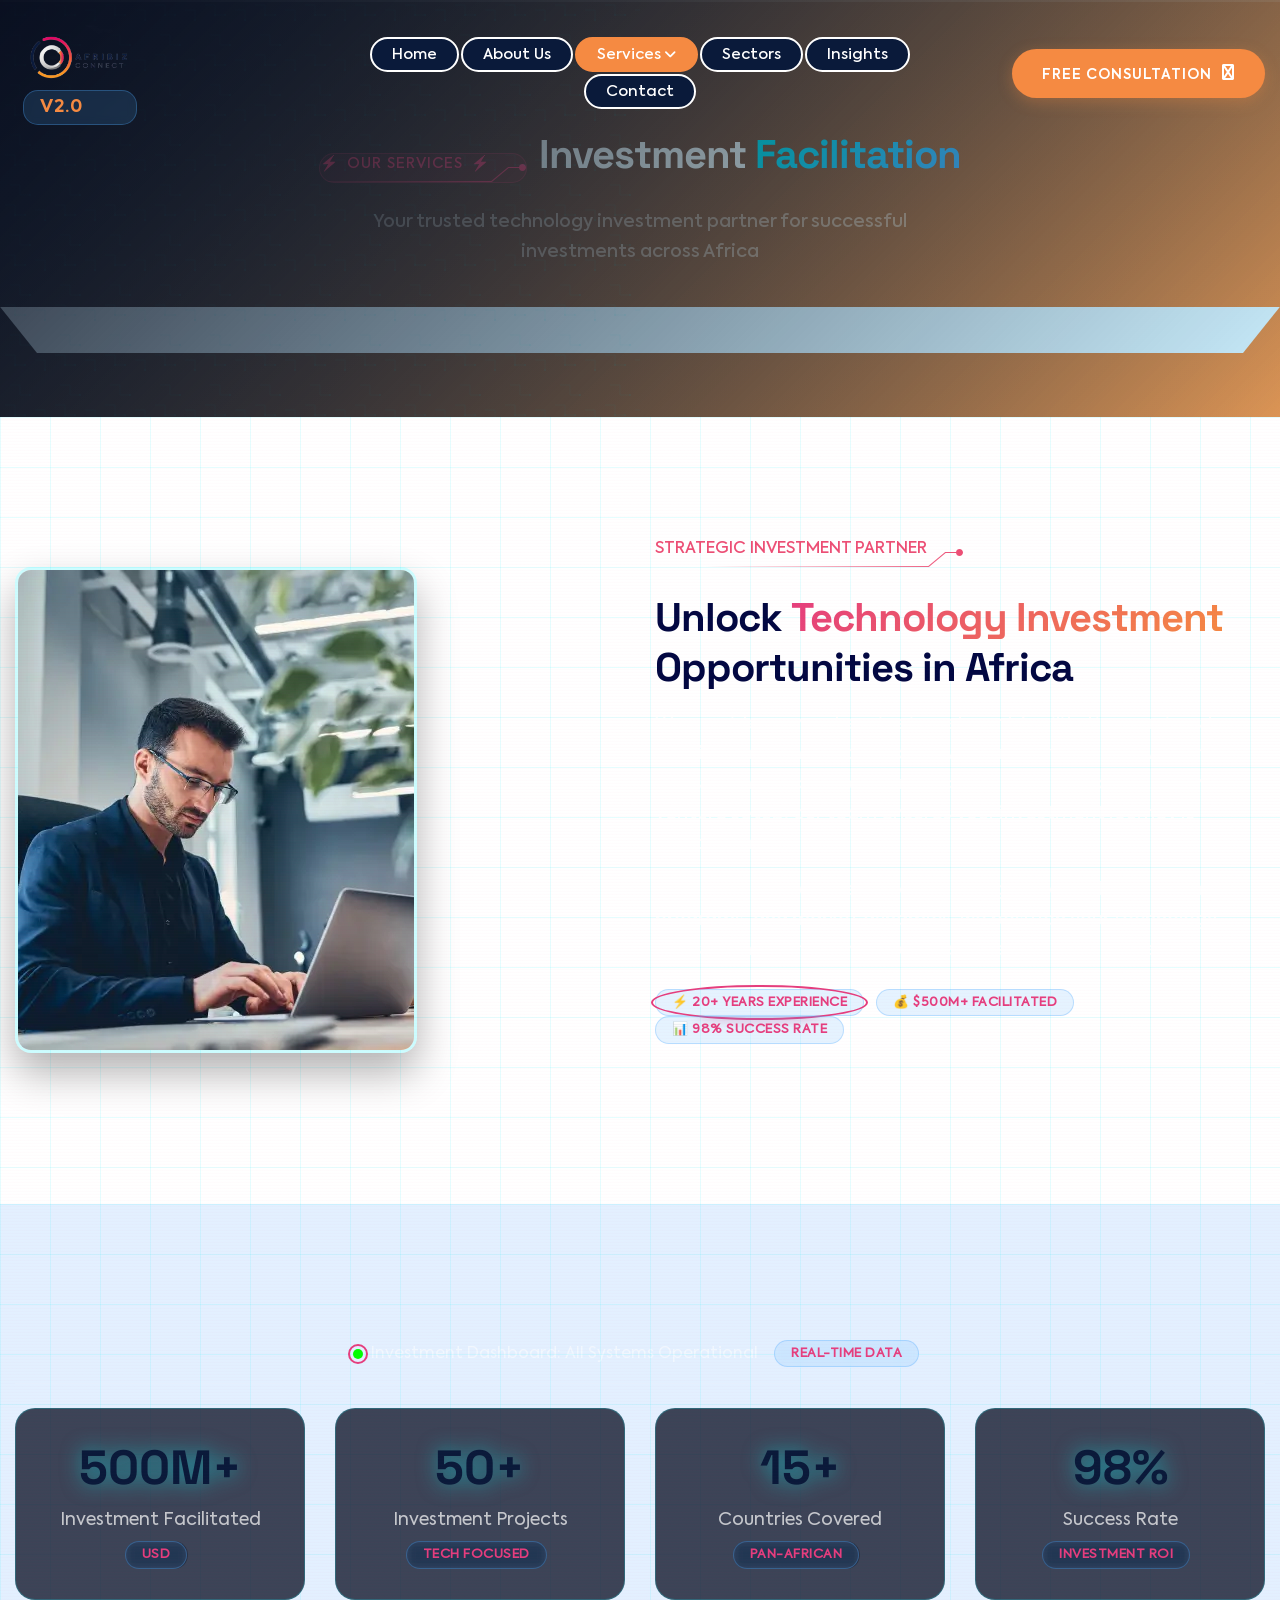
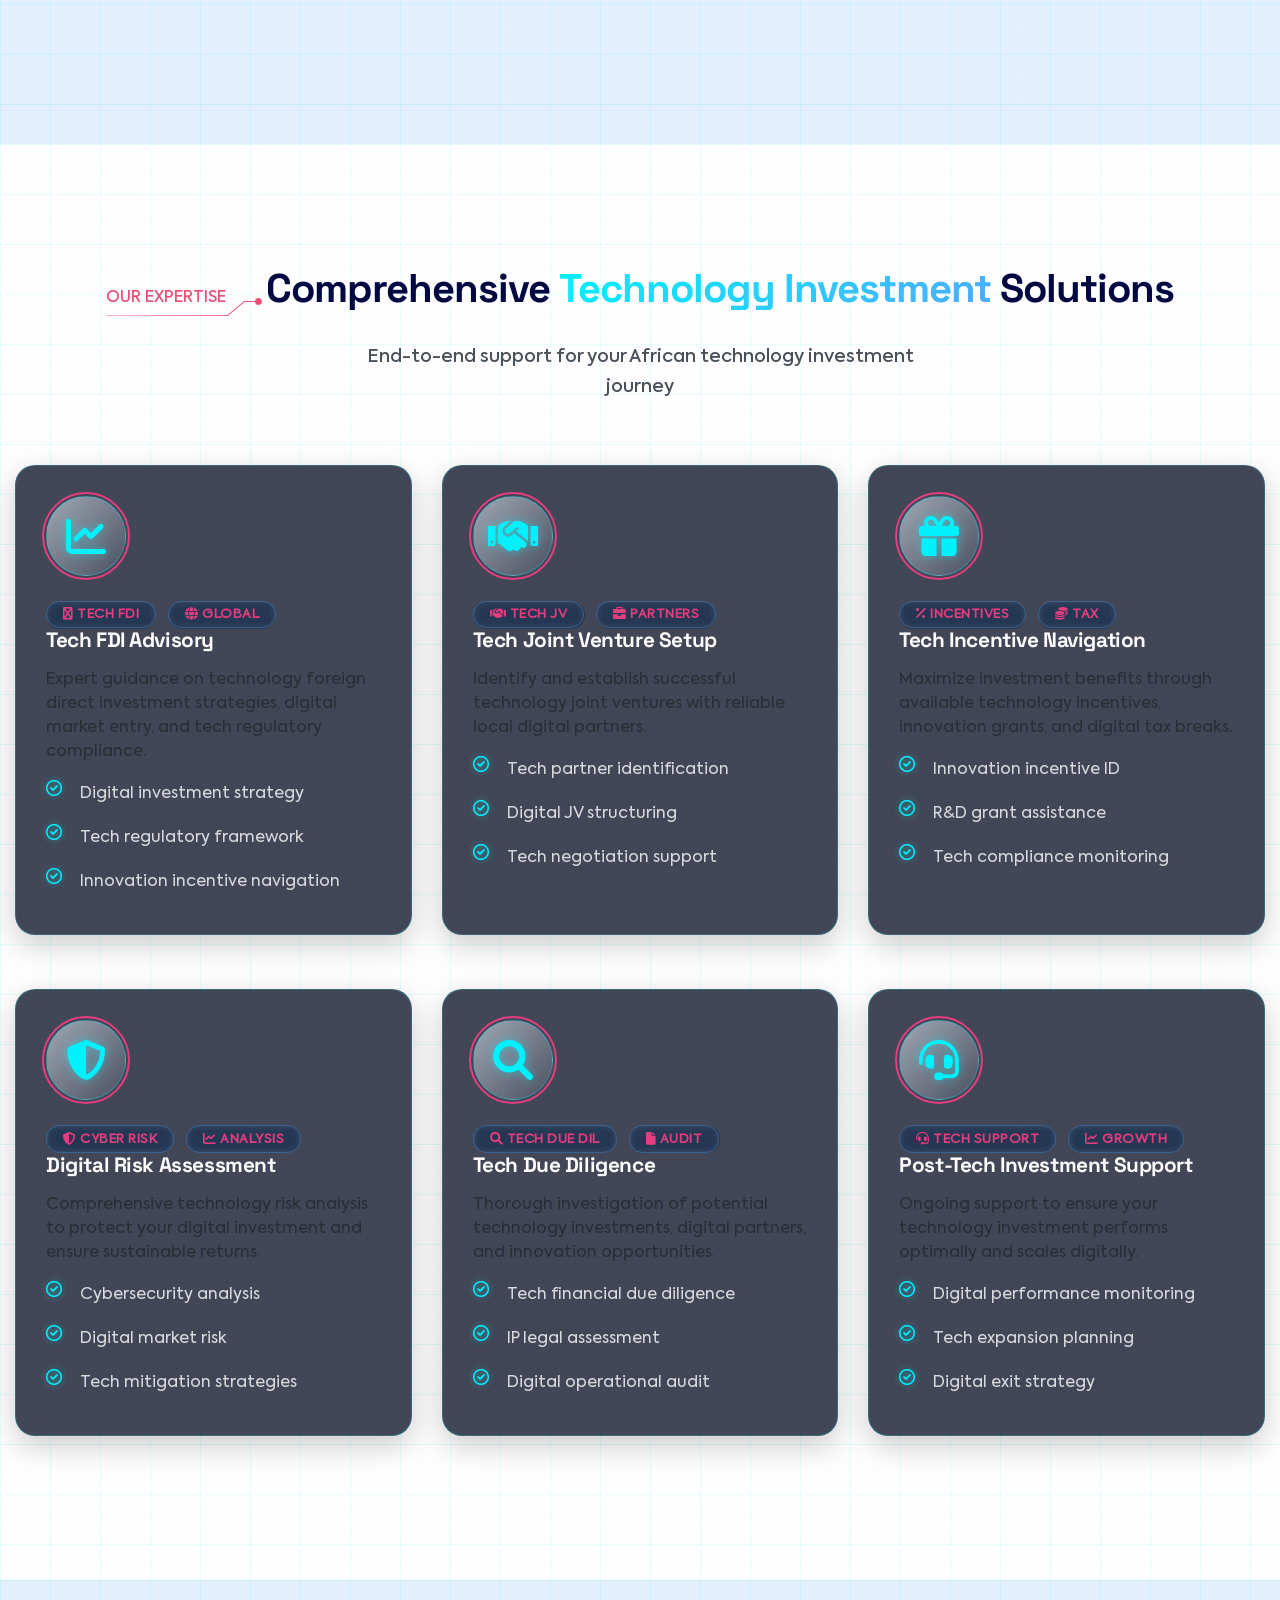
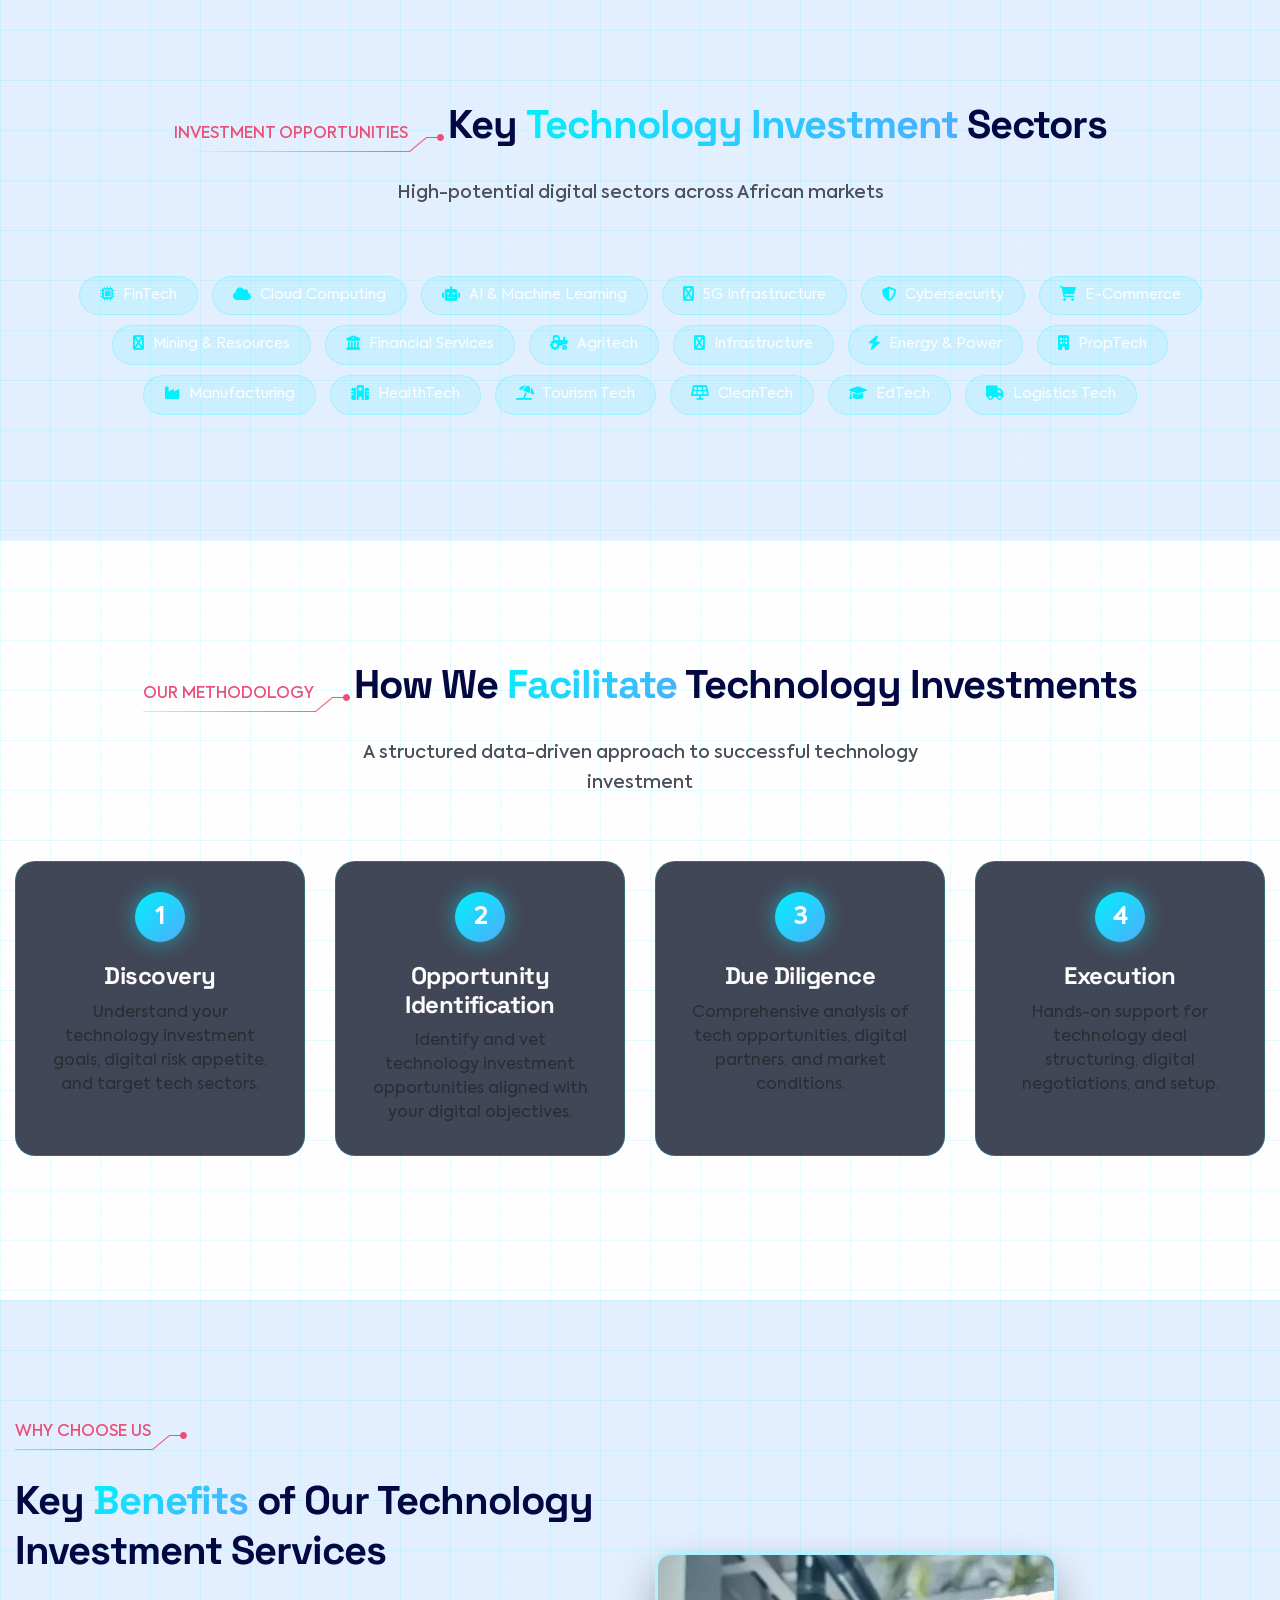
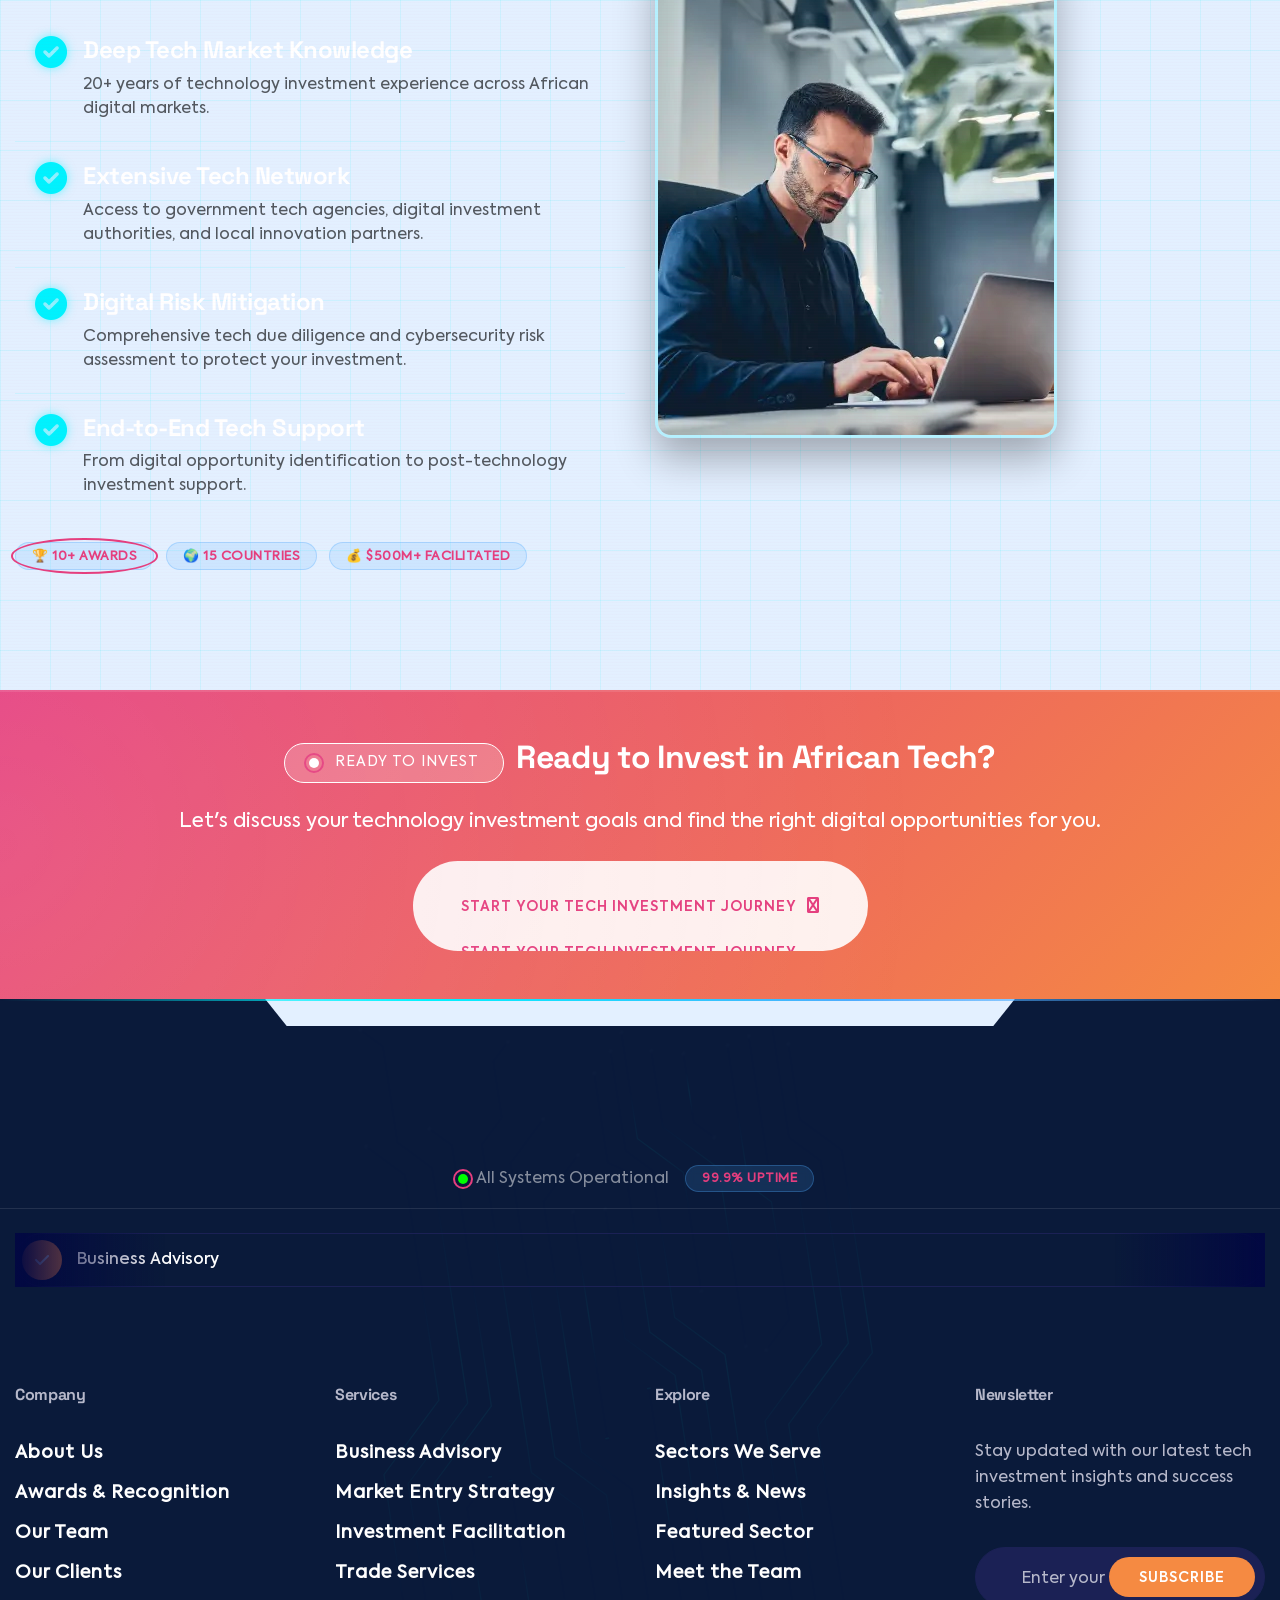
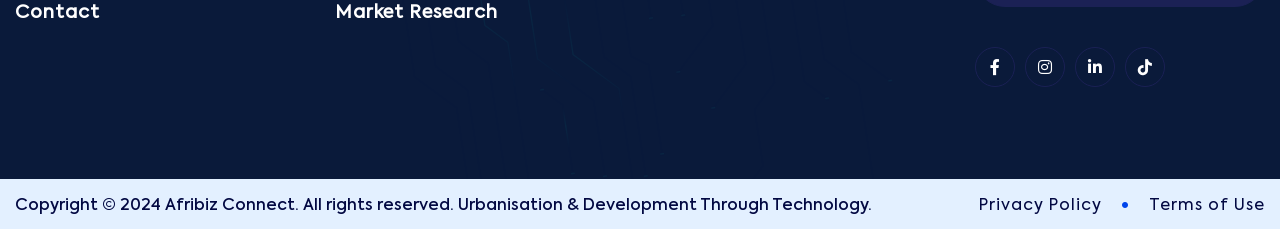
<file: investment.html>
<!DOCTYPE html>
<html lang="en">
<head>
    <meta charset="utf-8">
    <meta name="viewport" content="width=device-width, initial-scale=1, shrink-to-fit=no">
    <meta http-equiv="x-ua-compatible" content="ie=edge">
    <meta name="description" content="Investment Facilitation services by Afribiz Connect. Expert guidance on FDI, joint ventures, and investment opportunities across African markets.">
    <meta name="keywords" content="investment facilitation, FDI, foreign direct investment, joint venture, African investment, business investment South Africa, technology investment">
    <title>Investment Facilitation - Afribiz Connect | IT & Technology Investment</title>
    <link rel="shortcut icon" href="images/logo1.png">

    <!-- Framework - CSS Include -->
    <link rel="stylesheet" type="text/css" href="css/bootstrap.min.css">

    <!-- Icon - CSS Include -->
    <link rel="stylesheet" type="text/css" href="css/fontawesome.css">
    
    <!-- Font Awesome for additional tech icons -->
    <link rel="stylesheet" href="https://cdnjs.cloudflare.com/ajax/libs/font-awesome/6.0.0/css/all.min.css">

    <!-- Animation - CSS Include -->
    <link rel="stylesheet" type="text/css" href="css/animate.min.css">

    <!-- Carousel - CSS Include -->
    <link rel="stylesheet" type="text/css" href="css/swiper-bundle.min.css">

    <!-- Video & Image Popup - CSS Include -->
    <link rel="stylesheet" type="text/css" href="css/magnific-popup.min.css">

    <!-- Counter - CSS Include -->
    <link rel="stylesheet" type="text/css" href="css/odometer.min.css">

    <!-- Custom - CSS Include -->
    <link rel="stylesheet" type="text/css" href="css/style.css">
    
    <!-- Tech Font - Google Fonts -->
    <link rel="preconnect" href="https://fonts.googleapis.com">
    <link rel="preconnect" href="https://fonts.gstatic.com" crossorigin>
    <link href="https://fonts.googleapis.com/css2?family=Space+Grotesk:wght@300;400;500;600;700&display=swap" rel="stylesheet">
    
    <style>
        /* IT Company Tech Styling - Matching homepage */
        :root {
            --primary-glow: #00f2fe;
            --secondary-glow: #4facfe;
            --dark-bg: #0a0f1e;
            --card-bg: rgba(18, 25, 45, 0.8);
            --grid-color: rgba(0, 242, 254, 0.1);
            --brand-pink: #E53E7E;
            --brand-orange: #F58A42;
        }

        /* Matrix/Rain Code Background */
        .matrix-bg {
            position: relative;
            overflow: hidden;
        }

        .matrix-bg::before {
            content: "";
            position: absolute;
            top: 0;
            left: 0;
            right: 0;
            bottom: 0;
            background: linear-gradient(45deg, 
                rgba(0,242,254,0.05) 0%, 
                rgba(79,172,254,0.05) 100%);
            background-size: 50px 50px;
            background-image: 
                linear-gradient(to right, var(--grid-color) 1px, transparent 1px),
                linear-gradient(to bottom, var(--grid-color) 1px, transparent 1px);
            pointer-events: none;
            z-index: 0;
        }

        /* Circuit Pattern Overlay */
        .circuit-overlay-left {
            position: absolute;
            top: 0;
            left: 0;
            width: 50%;
            height: 100%;
            background-image: url('data:image/svg+xml;utf8,<svg xmlns="http://www.w3.org/2000/svg" viewBox="0 0 100 100" opacity="0.1"><path d="M10 10 L30 10 L30 30 L50 30 M70 20 L90 20 L90 40 M20 70 L40 70 L40 90 L60 90" stroke="%2300f2fe" fill="none" stroke-width="1"/><circle cx="30" cy="30" r="2" fill="%2300f2fe"/><circle cx="50" cy="30" r="2" fill="%2300f2fe"/><circle cx="90" cy="40" r="2" fill="%2300f2fe"/><circle cx="60" cy="90" r="2" fill="%2300f2fe"/></svg>');
            background-repeat: repeat;
            pointer-events: none;
            z-index: 1;
        }

        /* Scanline Effect */
        .scanline {
            position: relative;
        }

        .scanline::after {
            content: "";
            position: absolute;
            top: 0;
            left: 0;
            width: 100%;
            height: 2px;
            background: rgba(255, 255, 255, 0.1);
            animation: scan 8s linear infinite;
            pointer-events: none;
        }

        @keyframes scan {
            0% { top: -10%; }
            100% { top: 110%; }
        }

        /* Data Stream Animation */
        .data-stream {
            position: relative;
        }

        .data-stream::after {
            content: "";
            position: absolute;
            top: 0;
            left: 0;
            right: 0;
            height: 2px;
            background: linear-gradient(90deg, 
                transparent, 
                var(--primary-glow), 
                var(--secondary-glow), 
                transparent);
            animation: dataFlow 3s linear infinite;
        }

        @keyframes dataFlow {
            0% { transform: translateX(-100%); }
            100% { transform: translateX(100%); }
        }

        /* Glitch Text Effect */
        .glitch-text {
            position: relative;
            animation: glitch 3s infinite;
        }

        @keyframes glitch {
            0%, 100% { transform: translate(0); }
            33% { transform: translate(-2px, 2px); }
            66% { transform: translate(2px, -2px); }
        }

        .gradient-text {
            background: linear-gradient(135deg, var(--primary-glow), var(--secondary-glow));
            -webkit-background-clip: text;
            -webkit-text-fill-color: transparent;
            background-clip: text;
        }

        .gradient-text-pink {
            background: linear-gradient(135deg, var(--brand-pink), var(--brand-orange));
            -webkit-background-clip: text;
            -webkit-text-fill-color: transparent;
            background-clip: text;
        }

        /* Tech Badges */
        .tech-badge {
            background: rgba(0, 242, 254, 0.1);
            border: 1px solid rgba(0, 242, 254, 0.3);
            border-radius: 30px;
            padding: 0.5rem 1.5rem;
            font-size: 0.9rem;
            letter-spacing: 1px;
            display: inline-block;
            margin-right: 0.5rem;
            margin-bottom: 0.5rem;
        }

        .tech-badge-sm {
            background: rgba(79, 172, 254, 0.15);
            border-radius: 15px;
            padding: 0.2rem 1rem;
            font-size: 0.8rem;
            margin-right: 0.5rem;
            border: 1px solid rgba(79, 172, 254, 0.3);
            display: inline-block;
        }

        .tech-badge-pink {
            background: rgba(229, 62, 126, 0.15);
            border: 1px solid rgba(229, 62, 126, 0.3);
            border-radius: 15px;
            padding: 0.2rem 1rem;
            font-size: 0.8rem;
            margin-right: 0.5rem;
            display: inline-block;
            color: var(--brand-pink);
        }

        .tech-badge i {
            margin-right: 4px;
        }

        /* Pulse Animation */
        .pulse-ring {
            animation: pulse 2s infinite;
        }

        @keyframes pulse {
            0% { box-shadow: 0 0 0 0 rgba(0, 242, 254, 0.7); }
            70% { box-shadow: 0 0 0 10px rgba(0, 242, 254, 0); }
            100% { box-shadow: 0 0 0 0 rgba(0, 242, 254, 0); }
        }

        /* Service Feature Cards - Updated with tech styling */
        .service_feature_card {
            background: var(--card-bg);
            backdrop-filter: blur(10px);
            border: 1px solid rgba(0, 242, 254, 0.2);
            border-radius: 20px;
            padding: 30px;
            height: 100%;
            transition: all 0.3s ease;
            position: relative;
            overflow: hidden;
            box-shadow: 0 10px 30px rgba(0, 0, 0, 0.2);
        }

        .service_feature_card::before {
            content: "";
            position: absolute;
            top: 0;
            left: -100%;
            width: 100%;
            height: 3px;
            background: linear-gradient(90deg, 
                transparent, 
                var(--primary-glow), 
                var(--secondary-glow), 
                transparent);
            transition: left 0.5s ease;
        }

        .service_feature_card:hover::before {
            left: 0;
        }

        .service_feature_card:hover {
            transform: translateY(-10px);
            border-color: rgba(0, 242, 254, 0.4);
            box-shadow: 0 20px 40px rgba(0, 242, 254, 0.2);
        }

        .service_icon_large {
            width: 80px;
            height: 80px;
            background: linear-gradient(135deg, rgba(0, 242, 254, 0.1) 0%, rgba(79, 172, 254, 0.1) 100%);
            border-radius: 50%;
            display: flex;
            align-items: center;
            justify-content: center;
            margin-bottom: 25px;
            border: 1px solid rgba(0, 242, 254, 0.3);
            transition: all 0.3s ease;
        }

        .service_icon_large i {
            font-size: 40px;
            color: var(--primary-glow);
            filter: drop-shadow(0 0 5px rgba(0, 242, 254, 0.5));
            transition: all 0.3s ease;
        }

        .service_feature_card:hover .service_icon_large {
            transform: scale(1.1);
            border-color: rgba(0, 242, 254, 0.8);
        }

        .service_feature_card h3 {
            color: #fff;
            font-size: 1.3rem;
            margin-bottom: 15px;
        }

        .service_feature_card p {
            color: rgba(255, 255, 255, 0.7);
        }

        .service_feature_card .icon_list li {
            color: rgba(255, 255, 255, 0.8);
            margin-bottom: 8px;
        }

        .service_feature_card .fa-circle-check {
            color: var(--primary-glow) !important;
            filter: drop-shadow(0 0 3px rgba(0, 242, 254, 0.5));
            margin-right: 8px;
        }

        /* Stat Cards - Updated with tech styling */
        .stat_card {
            background: var(--card-bg);
            backdrop-filter: blur(5px);
            border: 1px solid rgba(0, 242, 254, 0.2);
            border-radius: 20px;
            padding: 30px;
            text-align: center;
            transition: all 0.3s ease;
            position: relative;
            overflow: hidden;
            height: 100%;
        }

        .stat_card::before {
            content: "";
            position: absolute;
            top: 0;
            left: -100%;
            width: 100%;
            height: 2px;
            background: linear-gradient(90deg, 
                transparent, 
                var(--primary-glow), 
                var(--secondary-glow), 
                transparent);
            transition: left 0.5s ease;
        }

        .stat_card:hover::before {
            left: 0;
        }

        .stat_card:hover {
            transform: translateY(-5px);
            border-color: rgba(0, 242, 254, 0.4);
            box-shadow: 0 20px 40px rgba(0, 242, 254, 0.2);
        }

        .stat_number {
            font-size: 3rem;
            font-weight: 700;
            color: var(--primary-glow);
            line-height: 1.2;
            margin-bottom: 10px;
            font-family: 'Space Grotesk', sans-serif;
            filter: drop-shadow(0 0 10px rgba(0, 242, 254, 0.5));
        }

        .stat_label {
            font-size: 1.1rem;
            color: rgba(255, 255, 255, 0.7);
            margin-bottom: 0;
        }

        /* Sector Tags - Updated with tech styling */
        .sector_tag {
            display: inline-block;
            padding: 8px 20px;
            background: rgba(0, 242, 254, 0.1);
            border: 1px solid rgba(0, 242, 254, 0.2);
            border-radius: 30px;
            margin: 5px;
            font-size: 0.9rem;
            transition: all 0.3s ease;
            cursor: default;
            color: rgba(255, 255, 255, 0.9);
        }

        .sector_tag i {
            color: var(--primary-glow);
            margin-right: 5px;
        }

        .sector_tag:hover {
            background: linear-gradient(135deg, var(--primary-glow), var(--secondary-glow));
            color: white;
            transform: scale(1.05) translateY(-2px);
            box-shadow: 0 10px 20px rgba(0, 242, 254, 0.3);
            border-color: transparent;
        }

        .sector_tag:hover i {
            color: white;
        }

        /* Process Steps - Updated with tech styling */
        .process_step {
            text-align: center;
            padding: 30px;
            background: var(--card-bg);
            backdrop-filter: blur(10px);
            border: 1px solid rgba(0, 242, 254, 0.2);
            border-radius: 20px;
            position: relative;
            height: 100%;
            transition: all 0.3s ease;
            overflow: hidden;
        }

        .process_step::before {
            content: "";
            position: absolute;
            top: 0;
            left: -100%;
            width: 100%;
            height: 3px;
            background: linear-gradient(90deg, 
                transparent, 
                var(--primary-glow), 
                var(--secondary-glow), 
                transparent);
            transition: left 0.5s ease;
        }

        .process_step:hover {
            transform: translateY(-5px);
            border-color: rgba(0, 242, 254, 0.4);
            box-shadow: 0 15px 30px rgba(0, 242, 254, 0.2);
        }

        .process_step:hover::before {
            left: 100%;
        }

        .step_number {
            width: 50px;
            height: 50px;
            background: linear-gradient(135deg, var(--primary-glow), var(--secondary-glow));
            color: white;
            border-radius: 50%;
            display: flex;
            align-items: center;
            justify-content: center;
            font-size: 1.5rem;
            font-weight: 700;
            margin: 0 auto 20px;
            box-shadow: 0 0 20px rgba(0, 242, 254, 0.5);
            transition: all 0.3s ease;
        }

        .process_step:hover .step_number {
            transform: scale(1.1);
            box-shadow: 0 0 30px rgba(0, 242, 254, 0.8);
        }

        .process_step h4 {
            color: #fff;
            margin-bottom: 10px;
        }

        .process_step p {
            color: rgba(255, 255, 255, 0.7);
        }

        /* Benefit Items - Updated with tech styling */
        .benefit_item {
            padding: 20px;
            border-bottom: 1px solid rgba(0, 242, 254, 0.1);
            transition: all 0.3s ease;
            background: transparent;
        }

        .benefit_item:hover {
            background: rgba(0, 242, 254, 0.05);
            transform: translateX(10px);
            border-color: var(--primary-glow);
        }

        .benefit_item:last-child {
            border-bottom: none;
        }

        .benefit_icon i {
            color: var(--primary-glow) !important;
            filter: drop-shadow(0 0 5px rgba(0, 242, 254, 0.5));
        }

        .benefit_item h4 {
            color: #fff;
        }

        .benefit_item p {
            color: rgba(255, 255, 255, 0.7);
        }

        /* CTA Section - Updated with tech overlay */
        .cta_section {
            background: linear-gradient(135deg, var(--brand-pink) 0%, var(--brand-orange) 100%);
            padding: 80px 0;
            position: relative;
            overflow: hidden;
        }

        .cta_section::before {
            content: '';
            position: absolute;
            top: -50%;
            right: -50%;
            width: 200%;
            height: 200%;
            background: radial-gradient(circle, rgba(255,255,255,0.1) 0%, transparent 70%);
            animation: rotate 30s linear infinite;
        }

        @keyframes rotate {
            from { transform: rotate(0deg); }
            to { transform: rotate(360deg); }
        }

        .cta_section .btn-light {
            background: rgba(255, 255, 255, 0.9);
            border: none;
            color: var(--brand-pink);
            font-weight: 600;
        }

        .cta_section .btn-light:hover {
            background: white;
            transform: translateY(-2px);
            box-shadow: 0 10px 30px rgba(0, 0, 0, 0.2);
        }

        /* Tech Buttons */
        .btn-primary {
            background: linear-gradient(135deg, var(--primary-glow), var(--secondary-glow)) !important;
            border: none !important;
        }

        .btn-primary:hover {
            background: linear-gradient(135deg, var(--secondary-glow), var(--primary-glow)) !important;
            transform: translateY(-2px);
            box-shadow: 0 10px 30px rgba(0, 242, 254, 0.3) !important;
        }

        /* Page Banner Enhancement */
        .page_banner_section {
            position: relative;
        }

        .page_banner_section::before {
            content: "";
            position: absolute;
            top: 0;
            left: 0;
            width: 100%;
            height: 100%;
            background: linear-gradient(135deg, rgba(10, 15, 30, 0.9), rgba(0, 242, 254, 0.1));
            pointer-events: none;
        }

        mark {
            background: linear-gradient(135deg, var(--primary-glow), var(--secondary-glow));
            -webkit-background-clip: text;
            -webkit-text-fill-color: transparent;
            background-clip: text;
        }

        /* System Status Bar */
        .system-status {
            padding: 1rem 0;
            border-bottom: 1px solid rgba(255, 255, 255, 0.1);
        }

        /* Service Content Text Adjustments */
        .service_content .heading_description {
            color: rgba(255, 255, 255, 0.8);
        }

        .service_image img {
            border: 3px solid rgba(0, 242, 254, 0.2);
            box-shadow: 0 20px 40px rgba(0, 0, 0, 0.3);
        }

        /* Benefits Image */
        .benefits_image img {
            border: 3px solid rgba(0, 242, 254, 0.2);
            box-shadow: 0 20px 40px rgba(0, 0, 0, 0.3);
        }

        /* Responsive */
        @media (max-width: 768px) {
            .circuit-overlay-left {
                width: 100%;
                opacity: 0.3;
            }
            
            .service_feature_card {
                padding: 20px;
            }
            
            .service_icon_large {
                width: 60px;
                height: 60px;
            }
            
            .service_icon_large i {
                font-size: 30px;
            }
            
            .stat_number {
                font-size: 2.5rem;
            }
        }
    </style>
</head>
<body>
    <div class="page_wrapper">
        <!-- Preloader - Start (Updated with tech theme) -->
        <div id="preloader" class="preloader">
            <div class="loader-circle">
                <div class="loader-line-mask">
                    <div class="loader-line"></div>
                </div>
                <div class="loader-logo">
                    <img src="images/logo1.png" alt="Afribiz Connect Logo">
                    <div class="loading-text mt-2">
                        <span class="tech-badge-sm">INITIALIZING</span>
                        <span class="tech-badge-sm">INVESTMENT.MD</span>
                    </div>
                </div>
            </div>
        </div>
        <!-- Preloader - End -->

        <!-- Back To Top - Start -->
        <div class="backtotop">
            <a href="#" class="scroll">
                <i class="fa-solid fa-arrow-up"></i>
            </a>
        </div>
        <!-- Back To Top - End -->

        <!-- Site Header - Start (Updated with tech button) -->
        <header class="site_header site_header_2">
            <div class="header_bottom stricky">
                <div class="container">
                    <div class="row align-items-center">
                        <div class="col-lg-3 col-5">
                            <div class="site_logo">
                                <a class="site_link" href="index.html">
                                    <img src="images/logo1.png" alt="Afribiz Connect – IT Solutions & Technology">
                                    <span class="logo-badge tech-badge-sm ms-2">v2.0</span>
                                </a>
                            </div>
                        </div>
                        <div class="col-lg-6 col-2">
                            <nav class="main_menu navbar navbar-expand-lg">
                                <div class="main_menu_inner collapse navbar-collapse justify-content-lg-center" id="main_menu_dropdown">
                                    <ul class="main_menu_list unordered_list justify-content-center">
                                        <li>
                                            <a class="nav-link" href="index.html">Home</a>
                                        </li>
                                        <li>
                                            <a class="nav-link" href="about.html">About Us</a>
                                        </li>
                                        <li class="dropdown active">
                                            <a class="nav-link" href="#" id="services_submenu" role="button" data-bs-toggle="dropdown" aria-expanded="false">
                                                Services
                                            </a>
                                            <ul class="dropdown-menu" aria-labelledby="services_submenu">
                                                <li><a href="business-advisory.html">Business Advisory</a></li>
                                                <li><a href="market-entry.html">Market Entry Strategy</a></li>
                                                <li class="active"><a href="investment.html">Investment Facilitation</a></li>
                                                <li><a href="trade-services.html">Trade Services</a></li>
                                                <li><a href="research.html">Market Research</a></li>
                                            </ul>
                                        </li>
                                        <li>
                                            <a class="nav-link" href="sectors.html">Sectors</a>
                                        </li>
                                        <li>
                                            <a class="nav-link" href="insights.html">Insights</a>
                                        </li>
                                        <li>
                                            <a class="nav-link" href="contact.html">Contact</a>
                                        </li>
                                    </ul>
                                </div>
                            </nav>
                        </div>
                        <div class="col-lg-3 col-5">
                            <ul class="header_btns_group unordered_list justify-content-end">
                                <li>
                                    <button class="mobile_menu_btn" type="button" data-bs-toggle="collapse" data-bs-target="#main_menu_dropdown" aria-expanded="false" aria-label="Toggle navigation">
                                        <i class="far fa-bars"></i>
                                    </button>
                                </li>
                                <li>
                                    <a class="btn btn-primary ripple-effect tech-btn" href="contact.html">
                                        <span class="btn_label" data-text="Free Consultation">Free Consultation</span>
                                        <span class="btn_icon">
                                            <i class="fa-solid fa-arrow-up-right"></i>
                                        </span>
                                    </a>
                                </li>
                            </ul>
                        </div>
                    </div>
                </div>
            </div>
        </header>
        <!-- Site Header - End -->

        <!-- Page Banner - Start (Enhanced with tech elements) -->
        <section class="page_banner_section bg-dark section_decoration scanline" style="background-image: url('images/bg_image_2.webp');">
            <div class="container">
                <div class="row">
                    <div class="col-12 text-center fade-up">
                        <div class="heading_block text-white">
                            <div class="heading_focus_text has_underline text-white d-inline-flex tech-badge" style="background-image: url('images/shape_title_under_line.svg');">
                                <span class="ai-pulse">⚡</span> Our Services <span class="ai-pulse">⚡</span>
                            </div>
                            <h1 class="heading_text text-white mb-0 glitch">
                                Investment <mark class="gradient-text">Facilitation</mark>
                            </h1>
                            <p class="heading_description text-white-50">
                                Your trusted technology investment partner for successful investments across Africa
                            </p>
                        </div>
                    </div>
                </div>
            </div>
            <!-- Circuit overlay -->
            <div class="circuit-overlay-left"></div>
            <div class="decoration_item shape_image_1">
                <img src="images/shape_space_2.svg" alt="Decorative Shape">
            </div>
        </section>
        <!-- Page Banner - End -->

        <!-- Service Overview - Start (Enhanced with tech styling) -->
        <section class="service_overview_section section_space matrix-bg">
            <div class="container">
                <div class="row align-items-center">
                    <div class="col-lg-6 fade-up">
                        <div class="service_image">
                            <img src="images/about_image_6.webp" alt="Investment Facilitation" class="img-fluid rounded-4">
                        </div>
                    </div>
                    <div class="col-lg-6 fade-up">
                        <div class="service_content">
                            <div class="heading_block">
                                <div class="heading_focus_text has_underline d-inline-flex" style="background-image: url('images/shape_title_under_line.svg');">
                                    Strategic Investment Partner
                                </div>
                                <h2 class="heading_text">
                                    Unlock <mark class="gradient-text-pink">Technology Investment</mark> Opportunities in Africa
                                </h2>
                                <p class="heading_description">
                                    We provide comprehensive investment facilitation services to help international technology investors navigate the African investment landscape. From tech FDI advisory to digital joint venture setup, our team ensures your investment journey is smooth and successful.
                                </p>
                                <p class="heading_description">
                                    With deep knowledge of local tech regulations, digital incentive programs, and market dynamics, we position your technology investment for maximum returns while minimizing risks.
                                </p>
                                <div class="mt-4">
                                    <span class="tech-badge-sm pulse-ring">⚡ 20+ YEARS EXPERIENCE</span>
                                    <span class="tech-badge-sm">💰 $500M+ FACILITATED</span>
                                    <span class="tech-badge-sm">📊 98% SUCCESS RATE</span>
                                </div>
                            </div>
                        </div>
                    </div>
                </div>
            </div>
        </section>
        <!-- Service Overview - End -->

        <!-- Key Statistics - Start (Enhanced with tech styling) -->
        <section class="stats_section section_space bg-light matrix-bg">
            <div class="container">
                <!-- System Status (Tech addition) -->
                <div class="system-status mb-4">
                    <div class="d-flex align-items-center justify-content-center">
                        <span class="pulse-ring me-2" style="width: 10px; height: 10px; background: #00ff00; border-radius: 50%; display: inline-block;"></span>
                        <span class="text-white-50">Investment Dashboard: All Systems Operational</span>
                        <span class="tech-badge-sm ms-3">REAL-TIME DATA</span>
                    </div>
                </div>

                <div class="row stagger-fade">
                    <div class="col-lg-3 col-md-6 mb-4">
                        <div class="stat_card">
                            <div class="stat_number counter-number" data-count="500">500M+</div>
                            <p class="stat_label">Investment Facilitated</p>
                            <span class="tech-badge-sm mt-2">USD</span>
                        </div>
                    </div>
                    <div class="col-lg-3 col-md-6 mb-4">
                        <div class="stat_card">
                            <div class="stat_number counter-number" data-count="50">50+</div>
                            <p class="stat_label">Investment Projects</p>
                            <span class="tech-badge-sm mt-2">TECH FOCUSED</span>
                        </div>
                    </div>
                    <div class="col-lg-3 col-md-6 mb-4">
                        <div class="stat_card">
                            <div class="stat_number counter-number" data-count="15">15+</div>
                            <p class="stat_label">Countries Covered</p>
                            <span class="tech-badge-sm mt-2">PAN-AFRICAN</span>
                        </div>
                    </div>
                    <div class="col-lg-3 col-md-6 mb-4">
                        <div class="stat_card">
                            <div class="stat_number counter-number" data-count="98">98%</div>
                            <p class="stat_label">Success Rate</p>
                            <span class="tech-badge-sm mt-2">INVESTMENT ROI</span>
                        </div>
                    </div>
                </div>
            </div>
        </section>
        <!-- Key Statistics - End -->

        <!-- Our Investment Services - Start (Enhanced with tech cards) -->
        <section class="what_we_offer_section section_space matrix-bg">
            <div class="container">
                <div class="heading_block text-center">
                    <div class="heading_focus_text has_underline d-inline-flex fade-up" style="background-image: url('images/shape_title_under_line.svg');">
                        Our Expertise
                    </div>
                    <h2 class="heading_text mb-0 fade-up glitch">
                        Comprehensive <mark class="gradient-text">Technology Investment</mark> Solutions
                    </h2>
                    <p class="heading_description fade-up">
                        End-to-end support for your African technology investment journey
                    </p>
                </div>

                <div class="row mt-5 stagger-fade">
                    <!-- FDI Advisory -->
                    <div class="col-lg-4 col-md-6 mb-4">
                        <div class="service_feature_card">
                            <div class="service_icon_large pulse-ring">
                                <i class="fa-solid fa-chart-line"></i>
                            </div>
                            <div>
                                <span class="tech-badge-sm"><i class="fa-solid fa-chart-simple"></i> TECH FDI</span>
                                <span class="tech-badge-sm"><i class="fa-solid fa-globe"></i> GLOBAL</span>
                            </div>
                            <h3>Tech FDI Advisory</h3>
                            <p class="text-muted">Expert guidance on technology foreign direct investment strategies, digital market entry, and tech regulatory compliance.</p>
                            <ul class="icon_list unordered_list_block mt-3">
                                <li><i class="fa-regular fa-circle-check"></i> Digital investment strategy</li>
                                <li><i class="fa-regular fa-circle-check"></i> Tech regulatory framework</li>
                                <li><i class="fa-regular fa-circle-check"></i> Innovation incentive navigation</li>
                            </ul>
                        </div>
                    </div>

                    <!-- Joint Venture Setup -->
                    <div class="col-lg-4 col-md-6 mb-4">
                        <div class="service_feature_card">
                            <div class="service_icon_large pulse-ring">
                                <i class="fa-solid fa-handshake"></i>
                            </div>
                            <div>
                                <span class="tech-badge-sm"><i class="fa-solid fa-handshake"></i> TECH JV</span>
                                <span class="tech-badge-sm"><i class="fa-solid fa-briefcase"></i> PARTNERS</span>
                            </div>
                            <h3>Tech Joint Venture Setup</h3>
                            <p class="text-muted">Identify and establish successful technology joint ventures with reliable local digital partners.</p>
                            <ul class="icon_list unordered_list_block mt-3">
                                <li><i class="fa-regular fa-circle-check"></i> Tech partner identification</li>
                                <li><i class="fa-regular fa-circle-check"></i> Digital JV structuring</li>
                                <li><i class="fa-regular fa-circle-check"></i> Tech negotiation support</li>
                            </ul>
                        </div>
                    </div>

                    <!-- Incentive Navigation -->
                    <div class="col-lg-4 col-md-6 mb-4">
                        <div class="service_feature_card">
                            <div class="service_icon_large pulse-ring">
                                <i class="fa-solid fa-gift"></i>
                            </div>
                            <div>
                                <span class="tech-badge-sm"><i class="fa-solid fa-percent"></i> INCENTIVES</span>
                                <span class="tech-badge-sm"><i class="fa-solid fa-coins"></i> TAX</span>
                            </div>
                            <h3>Tech Incentive Navigation</h3>
                            <p class="text-muted">Maximize investment benefits through available technology incentives, innovation grants, and digital tax breaks.</p>
                            <ul class="icon_list unordered_list_block mt-3">
                                <li><i class="fa-regular fa-circle-check"></i> Innovation incentive ID</li>
                                <li><i class="fa-regular fa-circle-check"></i> R&D grant assistance</li>
                                <li><i class="fa-regular fa-circle-check"></i> Tech compliance monitoring</li>
                            </ul>
                        </div>
                    </div>

                    <!-- Risk Assessment -->
                    <div class="col-lg-4 col-md-6 mb-4">
                        <div class="service_feature_card">
                            <div class="service_icon_large pulse-ring">
                                <i class="fa-solid fa-shield"></i>
                            </div>
                            <div>
                                <span class="tech-badge-sm"><i class="fa-solid fa-shield"></i> CYBER RISK</span>
                                <span class="tech-badge-sm"><i class="fa-solid fa-chart-line"></i> ANALYSIS</span>
                            </div>
                            <h3>Digital Risk Assessment</h3>
                            <p class="text-muted">Comprehensive technology risk analysis to protect your digital investment and ensure sustainable returns.</p>
                            <ul class="icon_list unordered_list_block mt-3">
                                <li><i class="fa-regular fa-circle-check"></i> Cybersecurity analysis</li>
                                <li><i class="fa-regular fa-circle-check"></i> Digital market risk</li>
                                <li><i class="fa-regular fa-circle-check"></i> Tech mitigation strategies</li>
                            </ul>
                        </div>
                    </div>

                    <!-- Due Diligence -->
                    <div class="col-lg-4 col-md-6 mb-4">
                        <div class="service_feature_card">
                            <div class="service_icon_large pulse-ring">
                                <i class="fa-solid fa-magnifying-glass"></i>
                            </div>
                            <div>
                                <span class="tech-badge-sm"><i class="fa-solid fa-search"></i> TECH DUE DIL</span>
                                <span class="tech-badge-sm"><i class="fa-solid fa-file"></i> AUDIT</span>
                            </div>
                            <h3>Tech Due Diligence</h3>
                            <p class="text-muted">Thorough investigation of potential technology investments, digital partners, and innovation opportunities.</p>
                            <ul class="icon_list unordered_list_block mt-3">
                                <li><i class="fa-regular fa-circle-check"></i> Tech financial due diligence</li>
                                <li><i class="fa-regular fa-circle-check"></i> IP legal assessment</li>
                                <li><i class="fa-regular fa-circle-check"></i> Digital operational audit</li>
                            </ul>
                        </div>
                    </div>

                    <!-- Post-Investment Support -->
                    <div class="col-lg-4 col-md-6 mb-4">
                        <div class="service_feature_card">
                            <div class="service_icon_large pulse-ring">
                                <i class="fa-solid fa-headset"></i>
                            </div>
                            <div>
                                <span class="tech-badge-sm"><i class="fa-solid fa-headset"></i> TECH SUPPORT</span>
                                <span class="tech-badge-sm"><i class="fa-solid fa-chart-line"></i> GROWTH</span>
                            </div>
                            <h3>Post-Tech Investment Support</h3>
                            <p class="text-muted">Ongoing support to ensure your technology investment performs optimally and scales digitally.</p>
                            <ul class="icon_list unordered_list_block mt-3">
                                <li><i class="fa-regular fa-circle-check"></i> Digital performance monitoring</li>
                                <li><i class="fa-regular fa-circle-check"></i> Tech expansion planning</li>
                                <li><i class="fa-regular fa-circle-check"></i> Digital exit strategy</li>
                            </ul>
                        </div>
                    </div>
                </div>
            </div>
        </section>
        <!-- Our Investment Services - End -->

        <!-- Investment Sectors - Start (Enhanced with tech styling) -->
        <section class="sectors_section section_space bg-light matrix-bg">
            <div class="container">
                <div class="heading_block text-center">
                    <div class="heading_focus_text has_underline d-inline-flex fade-up" style="background-image: url('images/shape_title_under_line.svg');">
                        Investment Opportunities
                    </div>
                    <h2 class="heading_text mb-0 fade-up glitch">
                        Key <mark class="gradient-text">Technology Investment</mark> Sectors
                    </h2>
                    <p class="heading_description fade-up">
                        High-potential digital sectors across African markets
                    </p>
                </div>

                <div class="row mt-5 stagger-fade">
                    <div class="col-12 text-center">
                        <span class="sector_tag"><i class="fa-solid fa-microchip"></i> FinTech</span>
                        <span class="sector_tag"><i class="fa-solid fa-cloud"></i> Cloud Computing</span>
                        <span class="sector_tag"><i class="fa-solid fa-robot"></i> AI & Machine Learning</span>
                        <span class="sector_tag"><i class="fa-solid fa-tower-cell"></i> 5G Infrastructure</span>
                        <span class="sector_tag"><i class="fa-solid fa-shield"></i> Cybersecurity</span>
                        <span class="sector_tag"><i class="fa-solid fa-cart-shopping"></i> E-Commerce</span>
                        <span class="sector_tag"><i class="fa-solid fa-truck-front"></i> Mining & Resources</span>
                        <span class="sector_tag"><i class="fa-solid fa-building-columns"></i> Financial Services</span>
                        <span class="sector_tag"><i class="fa-solid fa-tractor"></i> Agritech</span>
                        <span class="sector_tag"><i class="fa-solid fa-bridge"></i> Infrastructure</span>
                        <span class="sector_tag"><i class="fa-solid fa-bolt"></i> Energy & Power</span>
                        <span class="sector_tag"><i class="fa-solid fa-building"></i> PropTech</span>
                        <span class="sector_tag"><i class="fa-solid fa-industry"></i> Manufacturing</span>
                        <span class="sector_tag"><i class="fa-solid fa-hospital"></i> HealthTech</span>
                        <span class="sector_tag"><i class="fa-solid fa-umbrella-beach"></i> Tourism Tech</span>
                        <span class="sector_tag"><i class="fa-solid fa-solar-panel"></i> CleanTech</span>
                        <span class="sector_tag"><i class="fa-solid fa-graduation-cap"></i> EdTech</span>
                        <span class="sector_tag"><i class="fa-solid fa-truck"></i> Logistics Tech</span>
                    </div>
                </div>
            </div>
        </section>
        <!-- Investment Sectors - End -->

        <!-- Our Approach - Start (Enhanced with tech styling) -->
        <section class="our_approach_section section_space matrix-bg">
            <div class="container">
                <div class="heading_block text-center">
                    <div class="heading_focus_text has_underline d-inline-flex fade-up" style="background-image: url('images/shape_title_under_line.svg');">
                        Our Methodology
                    </div>
                    <h2 class="heading_text mb-0 fade-up glitch">
                        How We <mark class="gradient-text">Facilitate</mark> Technology Investments
                    </h2>
                    <p class="heading_description fade-up">
                        A structured data-driven approach to successful technology investment
                    </p>
                </div>

                <div class="row mt-5 stagger-fade">
                    <div class="col-lg-3 col-md-6 mb-4">
                        <div class="process_step">
                            <div class="step_number">1</div>
                            <h4>Discovery</h4>
                            <p class="text-muted mb-0">Understand your technology investment goals, digital risk appetite, and target tech sectors.</p>
                        </div>
                    </div>
                    <div class="col-lg-3 col-md-6 mb-4">
                        <div class="process_step">
                            <div class="step_number">2</div>
                            <h4>Opportunity Identification</h4>
                            <p class="text-muted mb-0">Identify and vet technology investment opportunities aligned with your digital objectives.</p>
                        </div>
                    </div>
                    <div class="col-lg-3 col-md-6 mb-4">
                        <div class="process_step">
                            <div class="step_number">3</div>
                            <h4>Due Diligence</h4>
                            <p class="text-muted mb-0">Comprehensive analysis of tech opportunities, digital partners, and market conditions.</p>
                        </div>
                    </div>
                    <div class="col-lg-3 col-md-6 mb-4">
                        <div class="process_step">
                            <div class="step_number">4</div>
                            <h4>Execution</h4>
                            <p class="text-muted mb-0">Hands-on support for technology deal structuring, digital negotiations, and setup.</p>
                        </div>
                    </div>
                </div>
            </div>
        </section>
        <!-- Our Approach - End -->

        <!-- Key Benefits - Start (Enhanced with tech styling) -->
        <section class="benefits_section section_space bg-light matrix-bg">
            <div class="container">
                <div class="row align-items-center">
                    <div class="col-lg-6 fade-up">
                        <div class="heading_block">
                            <div class="heading_focus_text has_underline d-inline-flex" style="background-image: url('images/shape_title_under_line.svg');">
                                Why Choose Us
                            </div>
                            <h2 class="heading_text">
                                Key <mark class="gradient-text">Benefits</mark> of Our Technology Investment Services
                            </h2>
                        </div>
                        
                        <div class="benefits_list mt-4">
                            <div class="benefit_item d-flex">
                                <div class="benefit_icon me-3">
                                    <i class="fa-solid fa-check-circle fa-2x"></i>
                                </div>
                                <div>
                                    <h4>Deep Tech Market Knowledge</h4>
                                    <p class="text-muted mb-0">20+ years of technology investment experience across African digital markets.</p>
                                </div>
                            </div>
                            
                            <div class="benefit_item d-flex">
                                <div class="benefit_icon me-3">
                                    <i class="fa-solid fa-check-circle fa-2x"></i>
                                </div>
                                <div>
                                    <h4>Extensive Tech Network</h4>
                                    <p class="text-muted mb-0">Access to government tech agencies, digital investment authorities, and local innovation partners.</p>
                                </div>
                            </div>
                            
                            <div class="benefit_item d-flex">
                                <div class="benefit_icon me-3">
                                    <i class="fa-solid fa-check-circle fa-2x"></i>
                                </div>
                                <div>
                                    <h4>Digital Risk Mitigation</h4>
                                    <p class="text-muted mb-0">Comprehensive tech due diligence and cybersecurity risk assessment to protect your investment.</p>
                                </div>
                            </div>
                            
                            <div class="benefit_item d-flex">
                                <div class="benefit_icon me-3">
                                    <i class="fa-solid fa-check-circle fa-2x"></i>
                                </div>
                                <div>
                                    <h4>End-to-End Tech Support</h4>
                                    <p class="text-muted mb-0">From digital opportunity identification to post-technology investment support.</p>
                                </div>
                            </div>
                        </div>
                        
                        <div class="mt-4">
                            <span class="tech-badge-sm pulse-ring">🏆 10+ AWARDS</span>
                            <span class="tech-badge-sm">🌍 15 COUNTRIES</span>
                            <span class="tech-badge-sm">💰 $500M+ FACILITATED</span>
                        </div>
                    </div>
                    <div class="col-lg-6 fade-up">
                        <div class="benefits_image">
                            <img src="images/about_image_6.webp" alt="Investment Benefits" class="img-fluid rounded-4">
                        </div>
                    </div>
                </div>
            </div>
        </section>
        <!-- Key Benefits - End -->

        <!-- Call to Action - Start (Enhanced with tech elements) -->
        <section class="cta_section py-5 scanline">
            <div class="container text-center">
                <div class="fade-up">
                    <div class="tech-badge d-inline-flex mb-4" style="background: rgba(255,255,255,0.2); color: white; border-color: white;">
                        <span class="pulse-ring me-2" style="width: 10px; height: 10px; background: white; border-radius: 50%; display: inline-block;"></span>
                        READY TO INVEST
                    </div>
                    <h2 class="text-white mb-4 glitch">Ready to Invest in African Tech?</h2>
                    <p class="text-white mb-4 fs-5">Let's discuss your technology investment goals and find the right digital opportunities for you.</p>
                    <a href="contact.html" class="btn btn-light btn-lg px-5 py-3 ripple-effect">
                        <span class="btn_label" data-text="Start Your Tech Investment Journey">Start Your Tech Investment Journey</span>
                        <span class="btn_icon">
                            <i class="fa-solid fa-arrow-up-right"></i>
                        </span>
                    </a>
                </div>
            </div>
        </section>
        <!-- Call to Action - End -->

        <!-- Site Footer - Start (Enhanced with tech elements) -->
        <footer class="site_footer footer_layout_2 section_decoration data-stream" style="background-image: url('images/bg_pattern_3.svg');">
            <!-- System Status -->
            <div class="system-status mb-4">
                <div class="d-flex align-items-center justify-content-center">
                    <span class="pulse-ring me-2" style="width: 10px; height: 10px; background: #00ff00; border-radius: 50%; display: inline-block;"></span>
                    <span class="text-white-50">All Systems Operational</span>
                    <span class="tech-badge-sm ms-3">99.9% Uptime</span>
                </div>
            </div>
            
            <div class="decoration_item shape_image_1">
                <img src="images/shape_space_2.svg" alt="Decorative Shape">
            </div>
            <div class="container">
                <!-- Service Pill Carousel -->
                <div class="service_pill_carousel swiper">
                    <div class="swiper-wrapper">
                        <div class="swiper-slide">
                            <a class="service_pill_block" href="business-advisory.html">
                                <i class="fa-solid fa-check"></i>
                                <span>Business Advisory</span>
                            </a>
                        </div>
                        <div class="swiper-slide">
                            <a class="service_pill_block" href="market-entry.html">
                                <i class="fa-solid fa-check"></i>
                                <span>Market Entry</span>
                            </a>
                        </div>
                        <div class="swiper-slide">
                            <a class="service_pill_block" href="investment.html">
                                <i class="fa-solid fa-check"></i>
                                <span>Investment</span>
                            </a>
                        </div>
                        <div class="swiper-slide">
                            <a class="service_pill_block" href="trade-services.html">
                                <i class="fa-solid fa-check"></i>
                                <span>Trade Services</span>
                            </a>
                        </div>
                        <div class="swiper-slide">
                            <a class="service_pill_block" href="research.html">
                                <i class="fa-solid fa-check"></i>
                                <span>Market Research</span>
                            </a>
                        </div>
                        <div class="swiper-slide">
                            <a class="service_pill_block" href="sectors.html">
                                <i class="fa-solid fa-check"></i>
                                <span>Sectors</span>
                            </a>
                        </div>
                        <div class="swiper-slide">
                            <a class="service_pill_block" href="insights.html">
                                <i class="fa-solid fa-check"></i>
                                <span>Insights</span>
                            </a>
                        </div>
                    </div>
                </div>
                
                <!-- Footer Main Content -->
                <div class="footer_main_content">
                    <div class="row stagger-fade">
                        <div class="col-lg-3 col-md-6">
                            <div class="footer_widget">
                                <h3 class="footer_info_title">Company</h3>
                                <ul class="icon_list unordered_list_block">
                                    <li><a href="about.html">About Us</a></li>
                                    <li><a href="about.html#awards">Awards & Recognition</a></li>
                                    <li><a href="about.html#team">Our Team</a></li>
                                    <li><a href="index.html#clients">Our Clients</a></li>
                                    <li><a href="contact.html">Contact</a></li>
                                </ul>
                            </div>
                        </div>
                        
                        <div class="col-lg-3 col-md-6">
                            <div class="footer_widget">
                                <h3 class="footer_info_title">Services</h3>
                                <ul class="icon_list unordered_list_block">
                                    <li><a href="business-advisory.html">Business Advisory</a></li>
                                    <li><a href="market-entry.html">Market Entry Strategy</a></li>
                                    <li><a href="investment.html">Investment Facilitation</a></li>
                                    <li><a href="trade-services.html">Trade Services</a></li>
                                    <li><a href="research.html">Market Research</a></li>
                                </ul>
                            </div>
                        </div>
                        
                        <div class="col-lg-3 col-md-6">
                            <div class="footer_widget">
                                <h3 class="footer_info_title">Explore</h3>
                                <ul class="icon_list unordered_list_block">
                                    <li><a href="sectors.html">Sectors We Serve</a></li>
                                    <li><a href="insights.html">Insights & News</a></li>
                                    <li><a href="sectors.html#featured">Featured Sector</a></li>
                                    <li><a href="about.html#team">Meet the Team</a></li>
                                </ul>
                            </div>
                        </div>
                        
                        <div class="col-lg-3 col-md-6">
                            <div class="footer_widget">
                                <h3 class="footer_info_title">Newsletter</h3>
                                <p>Stay updated with our latest tech investment insights and success stories.</p>
                                <form class="footer_newslatter_2" action="#" method="POST">
                                    <input type="email" name="email" placeholder="Enter your email" required>
                                    <button type="submit">Subscribe</button>
                                </form>
                                <ul class="social_icons_block unordered_list mt-3">
                                    <li><a href="https://www.facebook.com/afribizconnect" target="_blank"><i class="fa-brands fa-facebook-f"></i></a></li>
                                    <li><a href="https://www.instagram.com/afribizconnect_/" target="_blank"><i class="fa-brands fa-instagram"></i></a></li>
                                    <li><a href="https://www.linkedin.com/company/afribiz-connect1/" target="_blank"><i class="fa-brands fa-linkedin-in"></i></a></li>
                                    <li><a href="https://www.tiktok.com/@afribiz.connect?lang=en-GB" target="_blank"><i class="fa-brands fa-tiktok"></i></a></li>
                                </ul>
                            </div>
                        </div>
                    </div>
                </div>
            </div>
            
            <!-- Footer Bottom -->
            <div class="footer_bottom" style="background-image: url('images/shape_space_6.svg');">
                <div class="container d-md-flex align-items-md-center justify-content-md-between">
                    <p class="copyright_text m-0">
                        Copyright © 2024 Afribiz Connect. All rights reserved. Urbanisation & Development Through Technology.
                    </p>
                    <ul class="icon_list unordered_list">
                        <li>
                            <a href="privacy.html">
                                <span class="icon_list_icon">
                                    <i class="fa-solid fa-circle"></i>
                                </span>
                                <span class="icon_list_text">Privacy Policy</span>
                            </a>
                        </li>
                        <li>
                            <a href="terms.html">
                                <span class="icon_list_icon">
                                    <i class="fa-solid fa-circle"></i>
                                </span>
                                <span class="icon_list_text">Terms of Use</span>
                            </a>
                        </li>
                    </ul>
                </div>
            </div>
        </footer>
        <!-- Site Footer - End -->
    </div>

    <!-- Scripts -->
    <script src="js/jquery.min.js"></script>
    <script src="js/popper.min.js"></script>
    <script src="js/bootstrap.min.js"></script>
    <script src="js/bootstrap-dropdown-ml-hack.min.js"></script>
    <script src="js/swiper-bundle.min.js"></script>
    <script src="js/parallaxie.js"></script>
    <script src="js/parallax-scroll.js"></script>
    <script src="js/wow.min.js"></script>
    <script src="js/appear.min.js"></script>
    <script src="js/odometer.min.js"></script>
    <script src="js/main.js"></script>
    
    <!-- Tech Effects Script -->
    <script>
    document.addEventListener('DOMContentLoaded', function() {
        // Counter animation for stats
        const counters = document.querySelectorAll('.counter-number');
        counters.forEach(counter => {
            const count = counter.getAttribute('data-count');
            if (count) {
                setTimeout(() => {
                    counter.innerHTML = count + (counter.innerHTML.includes('M') ? 'M+' : counter.innerHTML.includes('%') ? '%' : '+');
                }, 500);
            }
        });
        
        // Add random tech "noise" to cards on hover
        const cards = document.querySelectorAll('.service_feature_card, .process_step, .benefit_item, .stat_card, .sector_tag');
        cards.forEach(card => {
            card.addEventListener('mouseenter', () => {
                card.style.transform = `translateY(-5px) rotate(${Math.random() * 0.5 - 0.25}deg)`;
            });
            card.addEventListener('mouseleave', () => {
                card.style.transform = 'translateY(0) rotate(0)';
            });
        });
    });
    </script>
</body>
</html>
</file>
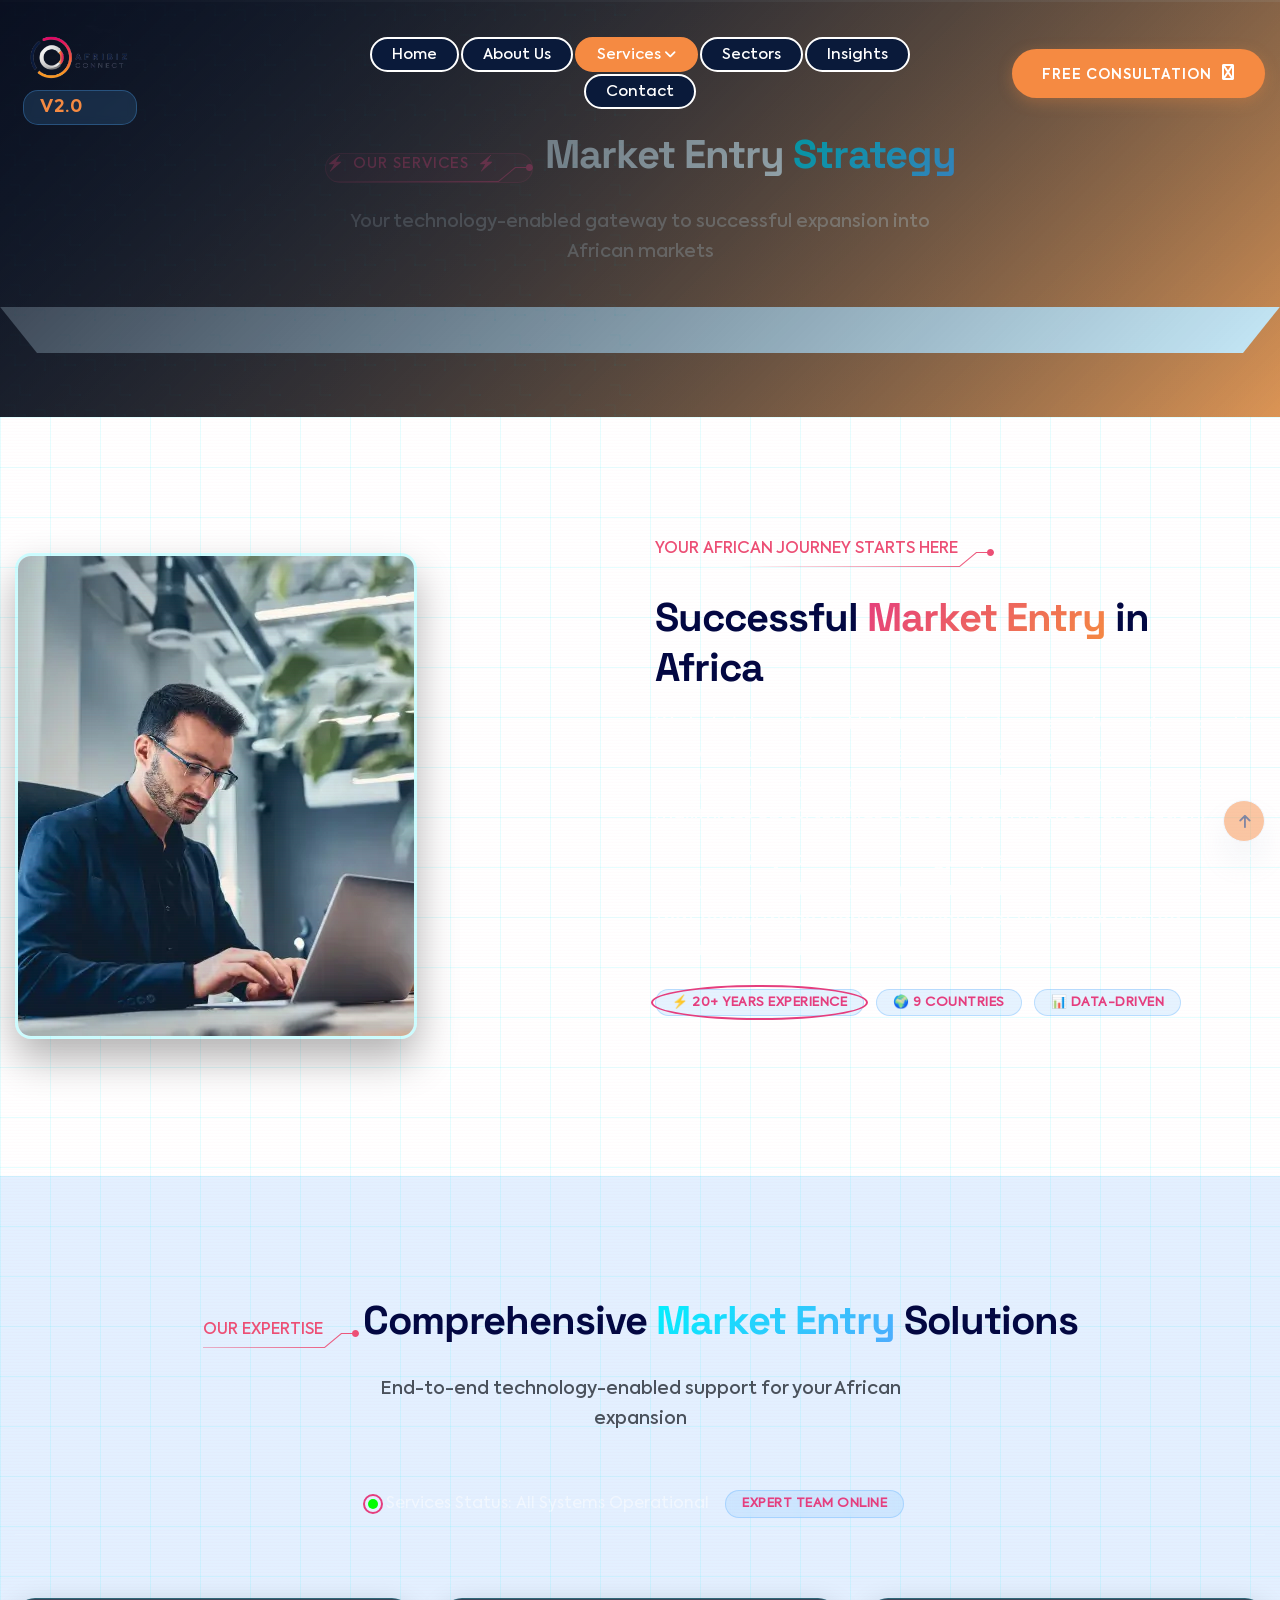
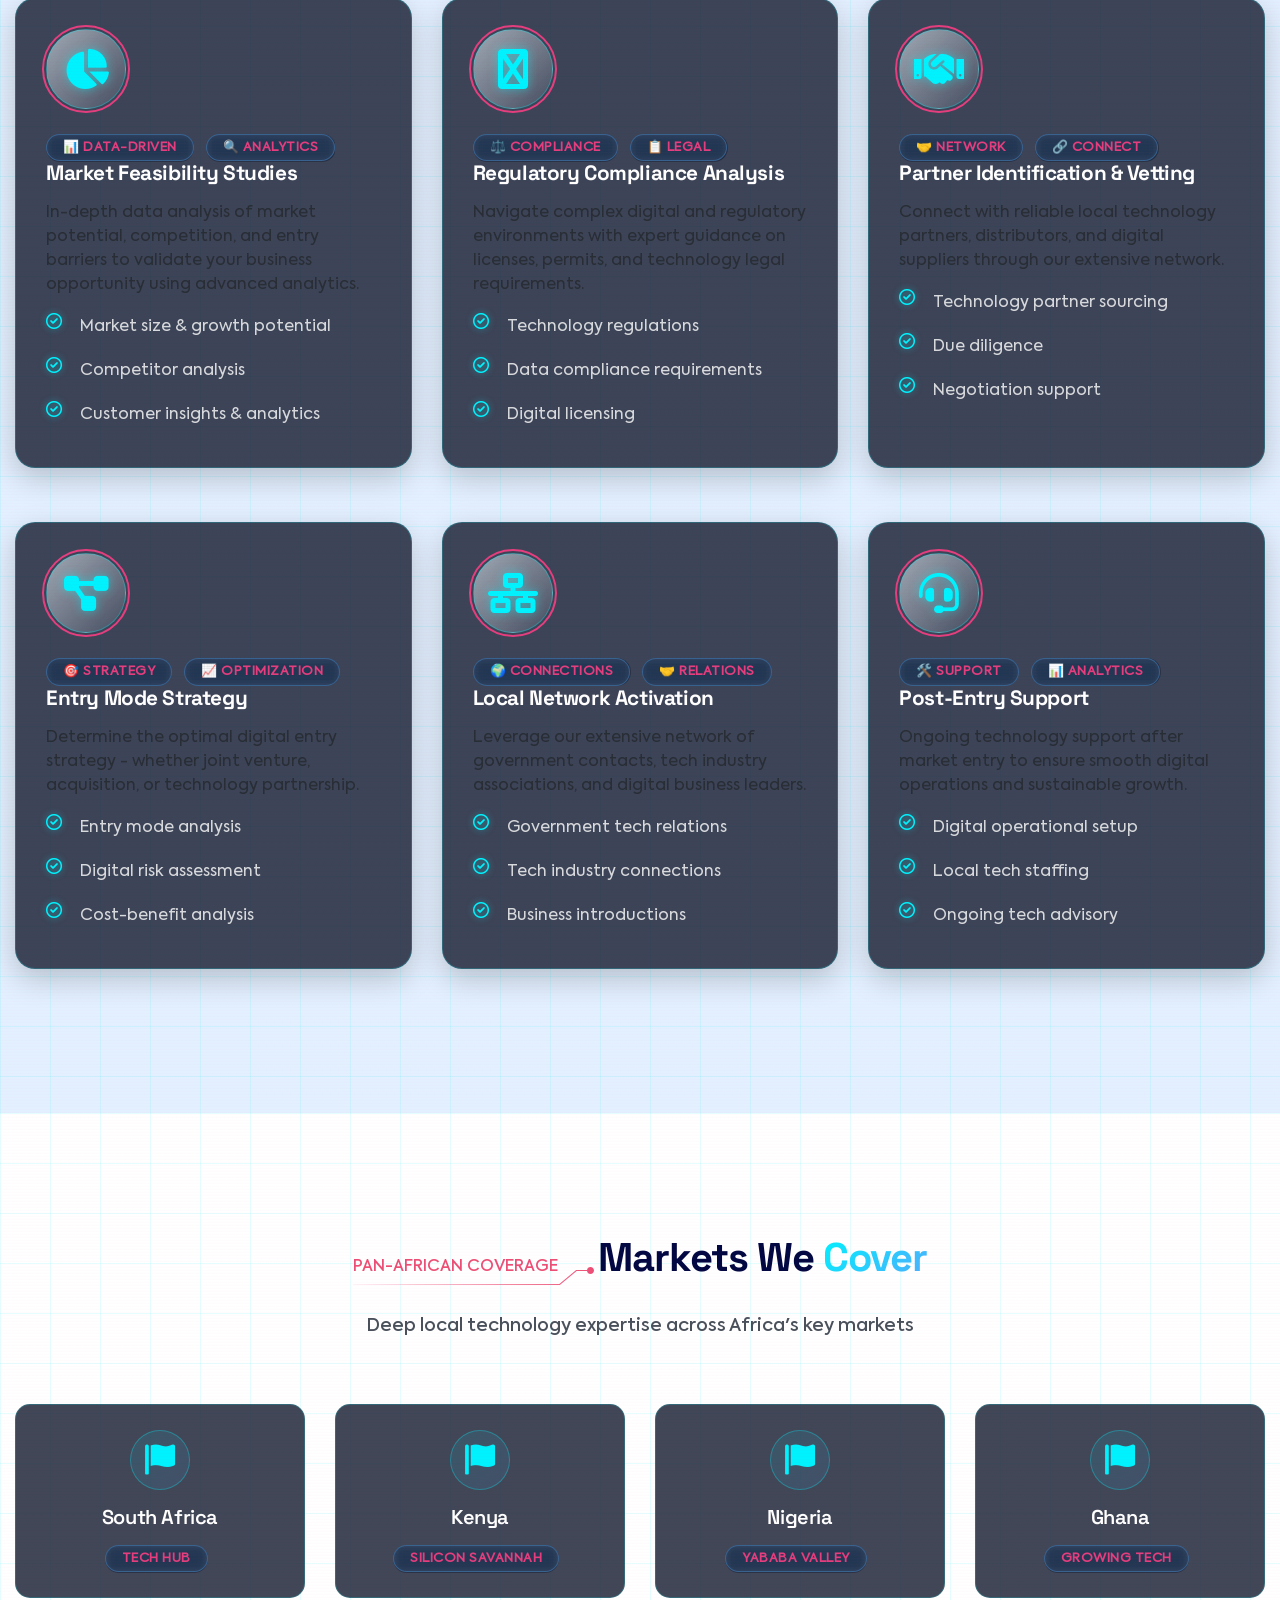
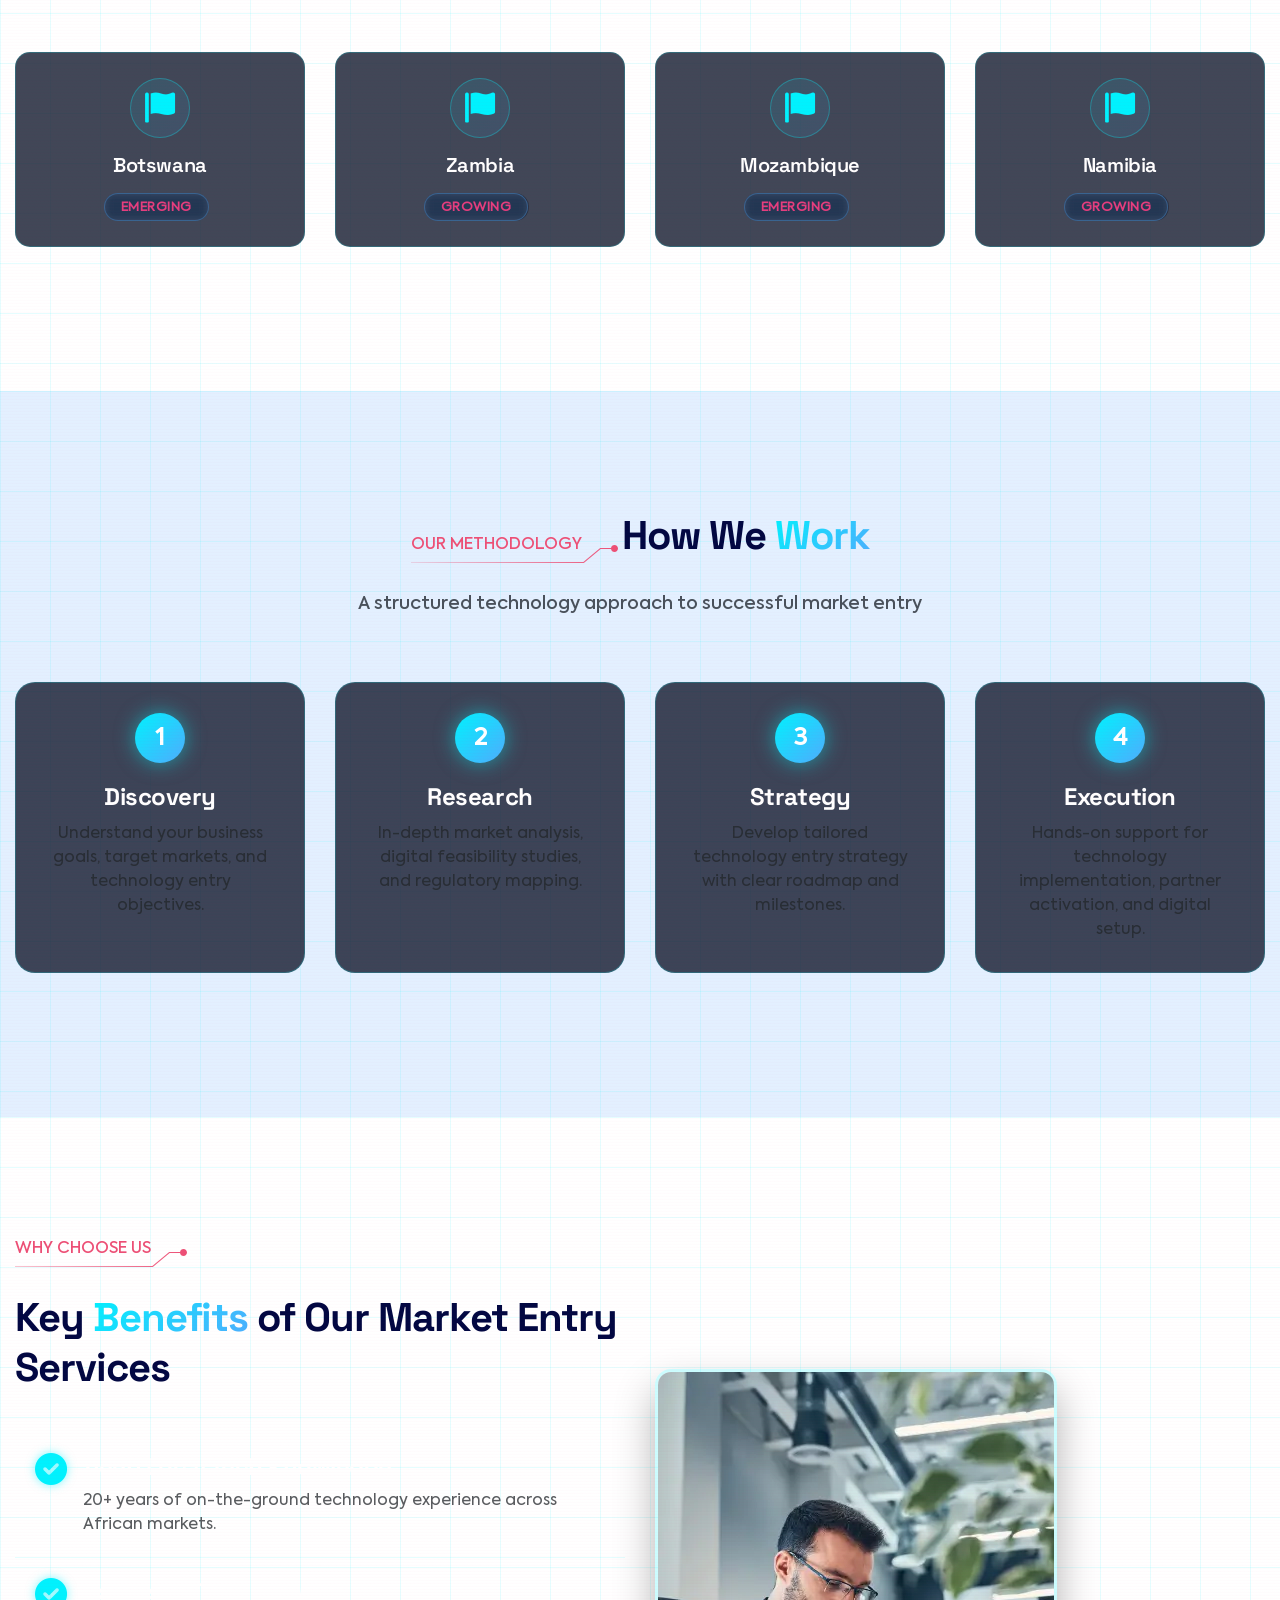
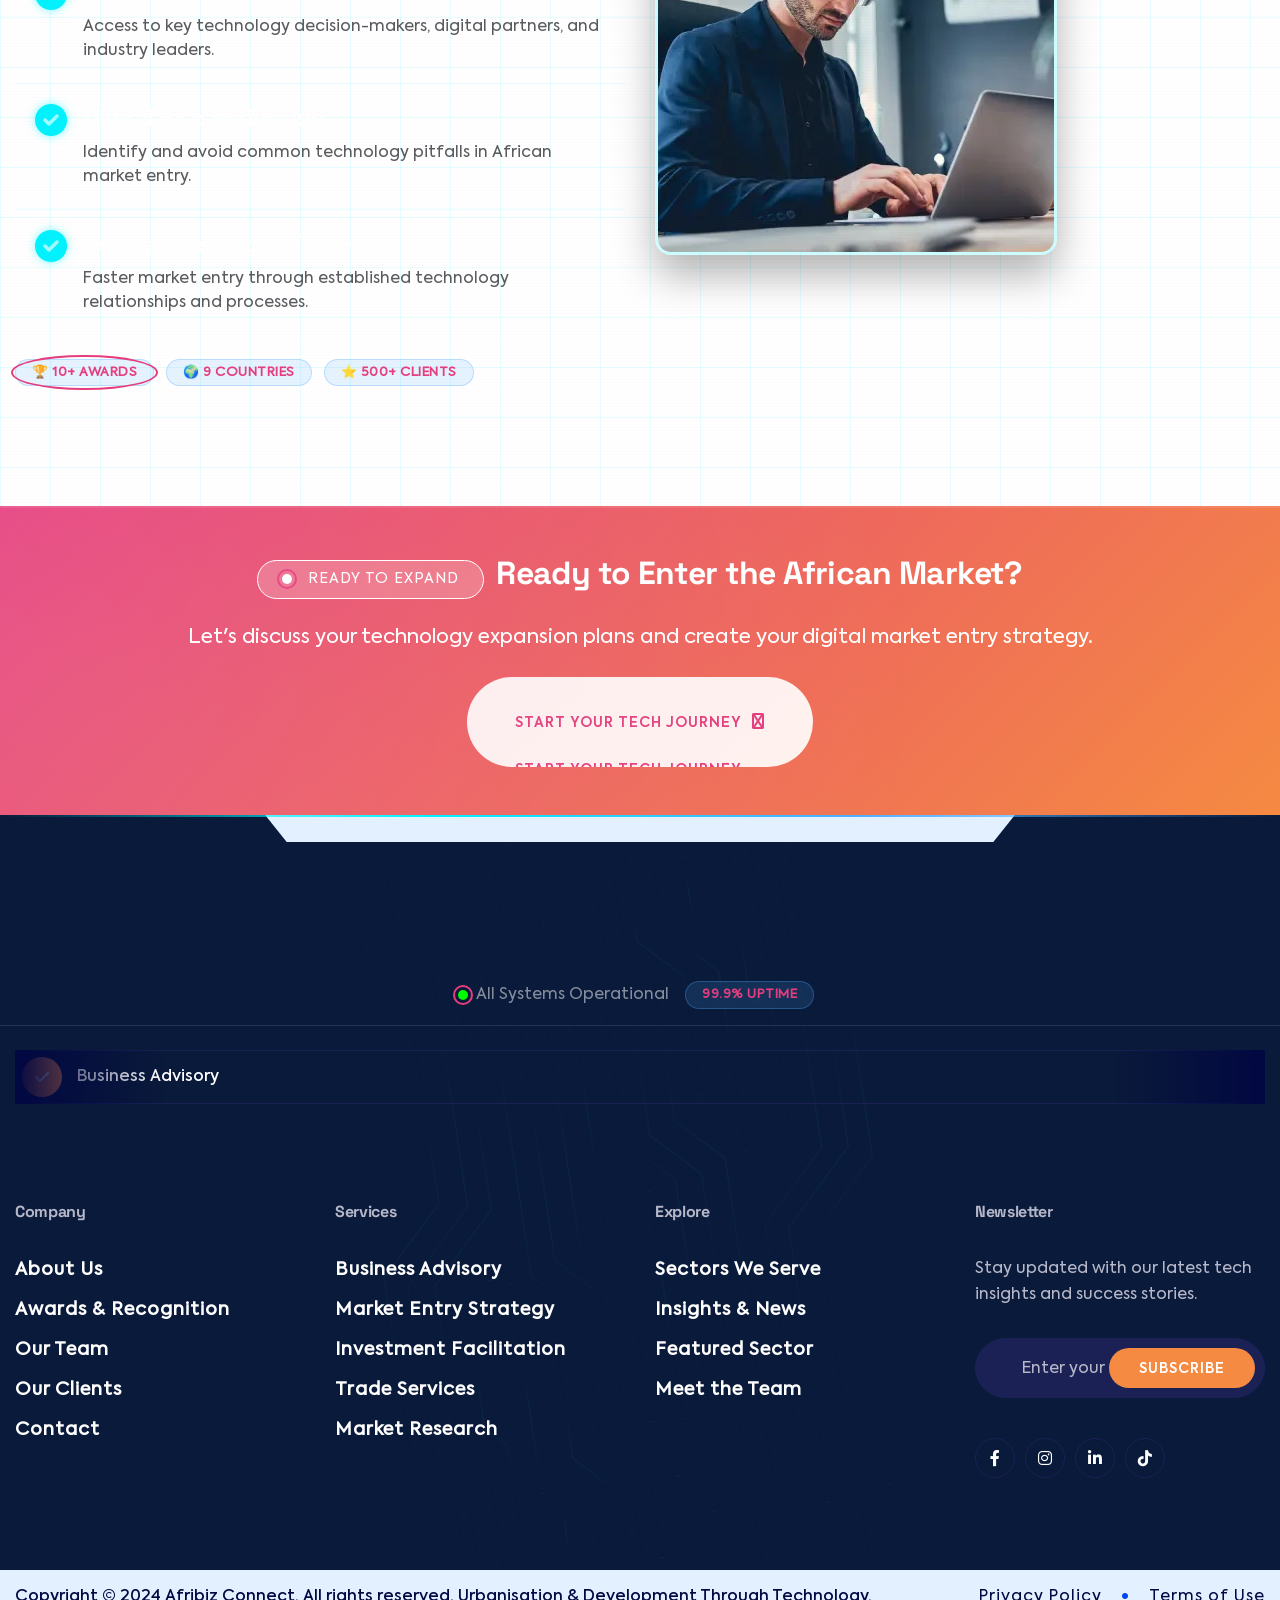
<file: market-entry.html>
<!DOCTYPE html>
<html lang="en">
<head>
    <meta charset="utf-8">
    <meta name="viewport" content="width=device-width, initial-scale=1, shrink-to-fit=no">
    <meta http-equiv="x-ua-compatible" content="ie=edge">
    <meta name="description" content="Market Entry Strategy services by Afribiz Connect. Your gateway to African markets with expert guidance on feasibility, compliance, and partner identification.">
    <meta name="keywords" content="market entry, African markets, business expansion, market feasibility, regulatory compliance, South Africa market entry, technology consulting">
    <title>Market Entry Strategy - Afribiz Connect | IT & Technology Consulting</title>
    <link rel="shortcut icon" href="images/logo1.png">

    <!-- Framework - CSS Include -->
    <link rel="stylesheet" type="text/css" href="css/bootstrap.min.css">

    <!-- Icon - CSS Include -->
    <link rel="stylesheet" type="text/css" href="css/fontawesome.css">
    
    <!-- Font Awesome for additional tech icons -->
    <link rel="stylesheet" href="https://cdnjs.cloudflare.com/ajax/libs/font-awesome/6.0.0/css/all.min.css">

    <!-- Animation - CSS Include -->
    <link rel="stylesheet" type="text/css" href="css/animate.min.css">

    <!-- Carousel - CSS Include -->
    <link rel="stylesheet" type="text/css" href="css/swiper-bundle.min.css">

    <!-- Video & Image Popup - CSS Include -->
    <link rel="stylesheet" type="text/css" href="css/magnific-popup.min.css">

    <!-- Counter - CSS Include -->
    <link rel="stylesheet" type="text/css" href="css/odometer.min.css">

    <!-- Custom - CSS Include -->
    <link rel="stylesheet" type="text/css" href="css/style.css">
    
    <!-- Tech Font - Google Fonts -->
    <link rel="preconnect" href="https://fonts.googleapis.com">
    <link rel="preconnect" href="https://fonts.gstatic.com" crossorigin>
    <link href="https://fonts.googleapis.com/css2?family=Space+Grotesk:wght@300;400;500;600;700&display=swap" rel="stylesheet">
    
    <style>
        /* IT Company Tech Styling - Matching homepage */
        :root {
            --primary-glow: #00f2fe;
            --secondary-glow: #4facfe;
            --dark-bg: #0a0f1e;
            --card-bg: rgba(18, 25, 45, 0.8);
            --grid-color: rgba(0, 242, 254, 0.1);
            --brand-pink: #E53E7E;
            --brand-orange: #F58A42;
        }

        /* Matrix/Rain Code Background */
        .matrix-bg {
            position: relative;
            overflow: hidden;
        }

        .matrix-bg::before {
            content: "";
            position: absolute;
            top: 0;
            left: 0;
            right: 0;
            bottom: 0;
            background: linear-gradient(45deg, 
                rgba(0,242,254,0.05) 0%, 
                rgba(79,172,254,0.05) 100%);
            background-size: 50px 50px;
            background-image: 
                linear-gradient(to right, var(--grid-color) 1px, transparent 1px),
                linear-gradient(to bottom, var(--grid-color) 1px, transparent 1px);
            pointer-events: none;
            z-index: 0;
        }

        /* Circuit Pattern Overlay */
        .circuit-overlay-left {
            position: absolute;
            top: 0;
            left: 0;
            width: 50%;
            height: 100%;
            background-image: url('data:image/svg+xml;utf8,<svg xmlns="http://www.w3.org/2000/svg" viewBox="0 0 100 100" opacity="0.1"><path d="M10 10 L30 10 L30 30 L50 30 M70 20 L90 20 L90 40 M20 70 L40 70 L40 90 L60 90" stroke="%2300f2fe" fill="none" stroke-width="1"/><circle cx="30" cy="30" r="2" fill="%2300f2fe"/><circle cx="50" cy="30" r="2" fill="%2300f2fe"/><circle cx="90" cy="40" r="2" fill="%2300f2fe"/><circle cx="60" cy="90" r="2" fill="%2300f2fe"/></svg>');
            background-repeat: repeat;
            pointer-events: none;
            z-index: 1;
        }

        /* Scanline Effect */
        .scanline {
            position: relative;
        }

        .scanline::after {
            content: "";
            position: absolute;
            top: 0;
            left: 0;
            width: 100%;
            height: 2px;
            background: rgba(255, 255, 255, 0.1);
            animation: scan 8s linear infinite;
            pointer-events: none;
        }

        @keyframes scan {
            0% { top: -10%; }
            100% { top: 110%; }
        }

        /* Data Stream Animation */
        .data-stream {
            position: relative;
        }

        .data-stream::after {
            content: "";
            position: absolute;
            top: 0;
            left: 0;
            right: 0;
            height: 2px;
            background: linear-gradient(90deg, 
                transparent, 
                var(--primary-glow), 
                var(--secondary-glow), 
                transparent);
            animation: dataFlow 3s linear infinite;
        }

        @keyframes dataFlow {
            0% { transform: translateX(-100%); }
            100% { transform: translateX(100%); }
        }

        /* Glitch Text Effect */
        .glitch-text {
            position: relative;
            animation: glitch 3s infinite;
        }

        @keyframes glitch {
            0%, 100% { transform: translate(0); }
            33% { transform: translate(-2px, 2px); }
            66% { transform: translate(2px, -2px); }
        }

        .gradient-text {
            background: linear-gradient(135deg, var(--primary-glow), var(--secondary-glow));
            -webkit-background-clip: text;
            -webkit-text-fill-color: transparent;
            background-clip: text;
        }

        .gradient-text-pink {
            background: linear-gradient(135deg, var(--brand-pink), var(--brand-orange));
            -webkit-background-clip: text;
            -webkit-text-fill-color: transparent;
            background-clip: text;
        }

        /* Tech Badges */
        .tech-badge {
            background: rgba(0, 242, 254, 0.1);
            border: 1px solid rgba(0, 242, 254, 0.3);
            border-radius: 30px;
            padding: 0.5rem 1.5rem;
            font-size: 0.9rem;
            letter-spacing: 1px;
            display: inline-block;
            margin-right: 0.5rem;
            margin-bottom: 0.5rem;
        }

        .tech-badge-sm {
            background: rgba(79, 172, 254, 0.15);
            border-radius: 15px;
            padding: 0.2rem 1rem;
            font-size: 0.8rem;
            margin-right: 0.5rem;
            border: 1px solid rgba(79, 172, 254, 0.3);
            display: inline-block;
        }

        .tech-badge-pink {
            background: rgba(229, 62, 126, 0.15);
            border: 1px solid rgba(229, 62, 126, 0.3);
            border-radius: 15px;
            padding: 0.2rem 1rem;
            font-size: 0.8rem;
            margin-right: 0.5rem;
            display: inline-block;
            color: var(--brand-pink);
        }

        /* Pulse Animation */
        .pulse-ring {
            animation: pulse 2s infinite;
        }

        @keyframes pulse {
            0% { box-shadow: 0 0 0 0 rgba(0, 242, 254, 0.7); }
            70% { box-shadow: 0 0 0 10px rgba(0, 242, 254, 0); }
            100% { box-shadow: 0 0 0 0 rgba(0, 242, 254, 0); }
        }

        /* Service Feature Cards - Updated with tech styling */
        .service_feature_card {
            background: var(--card-bg);
            backdrop-filter: blur(10px);
            border: 1px solid rgba(0, 242, 254, 0.2);
            border-radius: 20px;
            padding: 30px;
            height: 100%;
            transition: all 0.3s ease;
            position: relative;
            overflow: hidden;
            box-shadow: 0 10px 30px rgba(0, 0, 0, 0.2);
        }

        .service_feature_card::before {
            content: "";
            position: absolute;
            top: 0;
            left: -100%;
            width: 100%;
            height: 3px;
            background: linear-gradient(90deg, 
                transparent, 
                var(--primary-glow), 
                var(--secondary-glow), 
                transparent);
            transition: left 0.5s ease;
        }

        .service_feature_card:hover::before {
            left: 0;
        }

        .service_feature_card:hover {
            transform: translateY(-10px);
            border-color: rgba(0, 242, 254, 0.4);
            box-shadow: 0 20px 40px rgba(0, 242, 254, 0.2);
        }

        .service_icon_large {
            width: 80px;
            height: 80px;
            background: linear-gradient(135deg, rgba(0, 242, 254, 0.1) 0%, rgba(79, 172, 254, 0.1) 100%);
            border-radius: 50%;
            display: flex;
            align-items: center;
            justify-content: center;
            margin-bottom: 25px;
            border: 1px solid rgba(0, 242, 254, 0.3);
            transition: all 0.3s ease;
        }

        .service_icon_large i {
            font-size: 40px;
            color: var(--primary-glow);
            filter: drop-shadow(0 0 5px rgba(0, 242, 254, 0.5));
            transition: all 0.3s ease;
        }

        .service_feature_card:hover .service_icon_large {
            transform: scale(1.1);
            border-color: rgba(0, 242, 254, 0.8);
        }

        .service_feature_card h3 {
            color: #fff;
            font-size: 1.3rem;
            margin-bottom: 15px;
        }

        .service_feature_card p {
            color: rgba(255, 255, 255, 0.7);
        }

        .service_feature_card .icon_list li {
            color: rgba(255, 255, 255, 0.8);
            margin-bottom: 8px;
        }

        .service_feature_card .fa-circle-check {
            color: var(--primary-glow) !important;
            filter: drop-shadow(0 0 3px rgba(0, 242, 254, 0.5));
            margin-right: 8px;
        }

        /* Country Cards - Updated with tech styling */
        .country_card {
            background: var(--card-bg);
            backdrop-filter: blur(5px);
            border: 1px solid rgba(0, 242, 254, 0.2);
            border-radius: 15px;
            padding: 25px;
            text-align: center;
            transition: all 0.3s ease;
            position: relative;
            overflow: hidden;
            height: 100%;
        }

        .country_card::before {
            content: "";
            position: absolute;
            top: 0;
            left: -100%;
            width: 100%;
            height: 2px;
            background: linear-gradient(90deg, 
                transparent, 
                var(--primary-glow), 
                var(--secondary-glow), 
                transparent);
            transition: left 0.5s ease;
        }

        .country_card:hover::before {
            left: 0;
        }

        .country_card:hover {
            transform: translateY(-10px);
            border-color: rgba(0, 242, 254, 0.4);
            box-shadow: 0 20px 40px rgba(0, 242, 254, 0.2);
        }

        .country_flag {
            width: 60px;
            height: 60px;
            background: linear-gradient(135deg, rgba(0, 242, 254, 0.1), rgba(79, 172, 254, 0.1));
            border-radius: 50%;
            display: flex;
            align-items: center;
            justify-content: center;
            margin: 0 auto 15px;
            font-size: 30px;
            color: var(--primary-glow);
            border: 1px solid rgba(0, 242, 254, 0.3);
        }

        .country_card:hover .country_flag {
            transform: scale(1.1);
            border-color: rgba(0, 242, 254, 0.8);
        }

        .country_card h5 {
            color: #fff;
            font-weight: 600;
        }

        /* Process Steps - Updated with tech styling */
        .process_step {
            text-align: center;
            padding: 30px;
            background: var(--card-bg);
            backdrop-filter: blur(10px);
            border: 1px solid rgba(0, 242, 254, 0.2);
            border-radius: 20px;
            position: relative;
            height: 100%;
            transition: all 0.3s ease;
            overflow: hidden;
        }

        .process_step::before {
            content: "";
            position: absolute;
            top: 0;
            left: -100%;
            width: 100%;
            height: 3px;
            background: linear-gradient(90deg, 
                transparent, 
                var(--primary-glow), 
                var(--secondary-glow), 
                transparent);
            transition: left 0.5s ease;
        }

        .process_step:hover {
            transform: translateY(-5px);
            border-color: rgba(0, 242, 254, 0.4);
            box-shadow: 0 15px 30px rgba(0, 242, 254, 0.2);
        }

        .process_step:hover::before {
            left: 100%;
        }

        .step_number {
            width: 50px;
            height: 50px;
            background: linear-gradient(135deg, var(--primary-glow), var(--secondary-glow));
            color: white;
            border-radius: 50%;
            display: flex;
            align-items: center;
            justify-content: center;
            font-size: 1.5rem;
            font-weight: 700;
            margin: 0 auto 20px;
            box-shadow: 0 0 20px rgba(0, 242, 254, 0.5);
            transition: all 0.3s ease;
        }

        .process_step:hover .step_number {
            transform: scale(1.1);
            box-shadow: 0 0 30px rgba(0, 242, 254, 0.8);
        }

        .process_step h4 {
            color: #fff;
            margin-bottom: 10px;
        }

        .process_step p {
            color: rgba(255, 255, 255, 0.7);
        }

        /* Benefit Items - Updated with tech styling */
        .benefit_item {
            padding: 20px;
            border-bottom: 1px solid rgba(0, 242, 254, 0.1);
            transition: all 0.3s ease;
            background: transparent;
        }

        .benefit_item:hover {
            background: rgba(0, 242, 254, 0.05);
            transform: translateX(10px);
            border-color: var(--primary-glow);
        }

        .benefit_item:last-child {
            border-bottom: none;
        }

        .benefit_icon i {
            color: var(--primary-glow) !important;
            filter: drop-shadow(0 0 5px rgba(0, 242, 254, 0.5));
        }

        .benefit_item h4 {
            color: #fff;
        }

        .benefit_item p {
            color: rgba(255, 255, 255, 0.7);
        }

        /* CTA Section - Updated with tech overlay */
        .cta_section {
            background: linear-gradient(135deg, var(--brand-pink) 0%, var(--brand-orange) 100%);
            padding: 80px 0;
            position: relative;
            overflow: hidden;
        }

        .cta_section::before {
            content: '';
            position: absolute;
            top: -50%;
            right: -50%;
            width: 200%;
            height: 200%;
            background: radial-gradient(circle, rgba(255,255,255,0.1) 0%, transparent 70%);
            animation: rotate 30s linear infinite;
        }

        @keyframes rotate {
            from { transform: rotate(0deg); }
            to { transform: rotate(360deg); }
        }

        .cta_section .btn-light {
            background: rgba(255, 255, 255, 0.9);
            border: none;
            color: var(--brand-pink);
            font-weight: 600;
        }

        .cta_section .btn-light:hover {
            background: white;
            transform: translateY(-2px);
            box-shadow: 0 10px 30px rgba(0, 0, 0, 0.2);
        }

        /* Tech Buttons */
        .btn-primary {
            background: linear-gradient(135deg, var(--primary-glow), var(--secondary-glow)) !important;
            border: none !important;
        }

        .btn-primary:hover {
            background: linear-gradient(135deg, var(--secondary-glow), var(--primary-glow)) !important;
            transform: translateY(-2px);
            box-shadow: 0 10px 30px rgba(0, 242, 254, 0.3) !important;
        }

        /* Page Banner Enhancement */
        .page_banner_section {
            position: relative;
        }

        .page_banner_section::before {
            content: "";
            position: absolute;
            top: 0;
            left: 0;
            width: 100%;
            height: 100%;
            background: linear-gradient(135deg, rgba(10, 15, 30, 0.9), rgba(0, 242, 254, 0.1));
            pointer-events: none;
        }

        mark {
            background: linear-gradient(135deg, var(--primary-glow), var(--secondary-glow));
            -webkit-background-clip: text;
            -webkit-text-fill-color: transparent;
            background-clip: text;
        }

        /* System Status Bar */
        .system-status {
            padding: 1rem 0;
            border-bottom: 1px solid rgba(255, 255, 255, 0.1);
        }

        /* Service Content Text Adjustments */
        .service_content .heading_description {
            color: rgba(255, 255, 255, 0.8);
        }

        .service_image img {
            border: 3px solid rgba(0, 242, 254, 0.2);
            box-shadow: 0 20px 40px rgba(0, 0, 0, 0.3);
        }

        /* Benefits Image */
        .benefits_image img {
            border: 3px solid rgba(0, 242, 254, 0.2);
            box-shadow: 0 20px 40px rgba(0, 0, 0, 0.3);
        }

        /* Responsive */
        @media (max-width: 768px) {
            .circuit-overlay-left {
                width: 100%;
                opacity: 0.3;
            }
            
            .service_feature_card {
                padding: 20px;
            }
            
            .service_icon_large {
                width: 60px;
                height: 60px;
            }
            
            .service_icon_large i {
                font-size: 30px;
            }
        }
    </style>
</head>
<body>
    <div class="page_wrapper">
        <!-- Preloader - Start (Updated with tech theme) -->
        <div id="preloader" class="preloader">
            <div class="loader-circle">
                <div class="loader-line-mask">
                    <div class="loader-line"></div>
                </div>
                <div class="loader-logo">
                    <img src="images/logo1.png" alt="Afribiz Connect Logo">
                    <div class="loading-text mt-2">
                        <span class="tech-badge-sm">INITIALIZING</span>
                        <span class="tech-badge-sm">MARKET-ENTRY.MD</span>
                    </div>
                </div>
            </div>
        </div>
        <!-- Preloader - End -->

        <!-- Back To Top - Start -->
        <div class="backtotop">
            <a href="#" class="scroll">
                <i class="fa-solid fa-arrow-up"></i>
            </a>
        </div>
        <!-- Back To Top - End -->

        <!-- Site Header - Start (Updated with tech button) -->
        <header class="site_header site_header_2">
            <div class="header_bottom stricky">
                <div class="container">
                    <div class="row align-items-center">
                        <div class="col-lg-3 col-5">
                            <div class="site_logo">
                                <a class="site_link" href="index.html">
                                    <img src="images/logo1.png" alt="Afribiz Connect – IT Solutions & Technology">
                                    <span class="logo-badge tech-badge-sm ms-2">v2.0</span>
                                </a>
                            </div>
                        </div>
                        <div class="col-lg-6 col-2">
                            <nav class="main_menu navbar navbar-expand-lg">
                                <div class="main_menu_inner collapse navbar-collapse justify-content-lg-center" id="main_menu_dropdown">
                                    <ul class="main_menu_list unordered_list justify-content-center">
                                        <li>
                                            <a class="nav-link" href="index.html">Home</a>
                                        </li>
                                        <li>
                                            <a class="nav-link" href="about.html">About Us</a>
                                        </li>
                                        <li class="dropdown active">
                                            <a class="nav-link" href="#" id="services_submenu" role="button" data-bs-toggle="dropdown" aria-expanded="false">
                                                Services
                                            </a>
                                            <ul class="dropdown-menu" aria-labelledby="services_submenu">
                                                <li><a href="business-advisory.html">Business Advisory</a></li>
                                                <li class="active"><a href="market-entry.html">Market Entry Strategy</a></li>
                                                <li><a href="investment.html">Investment Facilitation</a></li>
                                                <li><a href="trade-services.html">Trade Services</a></li>
                                                <li><a href="research.html">Market Research</a></li>
                                            </ul>
                                        </li>
                                        <li>
                                            <a class="nav-link" href="sectors.html">Sectors</a>
                                        </li>
                                        <li>
                                            <a class="nav-link" href="insights.html">Insights</a>
                                        </li>
                                        <li>
                                            <a class="nav-link" href="contact.html">Contact</a>
                                        </li>
                                    </ul>
                                </div>
                            </nav>
                        </div>
                        <div class="col-lg-3 col-5">
                            <ul class="header_btns_group unordered_list justify-content-end">
                                <li>
                                    <button class="mobile_menu_btn" type="button" data-bs-toggle="collapse" data-bs-target="#main_menu_dropdown" aria-expanded="false" aria-label="Toggle navigation">
                                        <i class="far fa-bars"></i>
                                    </button>
                                </li>
                                <li>
                                    <a class="btn btn-primary ripple-effect tech-btn" href="contact.html">
                                        <span class="btn_label" data-text="Free Consultation">Free Consultation</span>
                                        <span class="btn_icon">
                                            <i class="fa-solid fa-arrow-up-right"></i>
                                        </span>
                                    </a>
                                </li>
                            </ul>
                        </div>
                    </div>
                </div>
            </div>
        </header>
        <!-- Site Header - End -->

        <!-- Page Banner - Start (Enhanced with tech elements) -->
        <section class="page_banner_section bg-dark section_decoration scanline" style="background-image: url('images/bg_image_2.webp');">
            <div class="container">
                <div class="row">
                    <div class="col-12 text-center fade-up">
                        <div class="heading_block text-white">
                            <div class="heading_focus_text has_underline text-white d-inline-flex tech-badge" style="background-image: url('images/shape_title_under_line.svg');">
                                <span class="ai-pulse">⚡</span> Our Services <span class="ai-pulse">⚡</span>
                            </div>
                            <h1 class="heading_text text-white mb-0 glitch">
                                Market Entry <mark class="gradient-text">Strategy</mark>
                            </h1>
                            <p class="heading_description text-white-50">
                                Your technology-enabled gateway to successful expansion into African markets
                            </p>
                        </div>
                    </div>
                </div>
            </div>
            <!-- Circuit overlay -->
            <div class="circuit-overlay-left"></div>
            <div class="decoration_item shape_image_1">
                <img src="images/shape_space_2.svg" alt="Decorative Shape">
            </div>
        </section>
        <!-- Page Banner - End -->

        <!-- Service Overview - Start (Enhanced with tech styling) -->
        <section class="service_overview_section section_space matrix-bg">
            <div class="container">
                <div class="row align-items-center">
                    <div class="col-lg-6 fade-up">
                        <div class="service_image">
                            <img src="images/about_image_6.webp" alt="Market Entry Strategy" class="img-fluid rounded-4">
                        </div>
                    </div>
                    <div class="col-lg-6 fade-up">
                        <div class="service_content">
                            <div class="heading_block">
                                <div class="heading_focus_text has_underline d-inline-flex" style="background-image: url('images/shape_title_under_line.svg');">
                                    Your African Journey Starts Here
                                </div>
                                <h2 class="heading_text">
                                    Successful <mark class="gradient-text-pink">Market Entry</mark> in Africa
                                </h2>
                                <p class="heading_description">
                                    We help international technology businesses enter and succeed in African markets with our deep local expertise and extensive network. Our proven data-driven methodology minimizes risks and maximizes opportunities for successful market penetration.
                                </p>
                                <p class="heading_description">
                                    With over 20 years of technology experience across the continent, we understand the unique digital challenges and opportunities that each African market presents. Let us be your trusted technology guide to African business success.
                                </p>
                                <div class="mt-4">
                                    <span class="tech-badge-sm pulse-ring">⚡ 20+ YEARS EXPERIENCE</span>
                                    <span class="tech-badge-sm">🌍 9 COUNTRIES</span>
                                    <span class="tech-badge-sm">📊 DATA-DRIVEN</span>
                                </div>
                            </div>
                        </div>
                    </div>
                </div>
            </div>
        </section>
        <!-- Service Overview - End -->

        <!-- Our Market Entry Services - Start (Enhanced with tech cards) -->
        <section class="what_we_offer_section section_space bg-light matrix-bg">
            <div class="container">
                <div class="heading_block text-center">
                    <div class="heading_focus_text has_underline d-inline-flex fade-up" style="background-image: url('images/shape_title_under_line.svg');">
                        Our Expertise
                    </div>
                    <h2 class="heading_text mb-0 fade-up glitch">
                        Comprehensive <mark class="gradient-text">Market Entry</mark> Solutions
                    </h2>
                    <p class="heading_description fade-up">
                        End-to-end technology-enabled support for your African expansion
                    </p>
                </div>

                <!-- System Status (Tech addition) -->
                <div class="system-status mb-4">
                    <div class="d-flex align-items-center justify-content-center">
                        <span class="pulse-ring me-2" style="width: 10px; height: 10px; background: #00ff00; border-radius: 50%; display: inline-block;"></span>
                        <span class="text-white-50">Services Status: All Systems Operational</span>
                        <span class="tech-badge-sm ms-3">EXPERT TEAM ONLINE</span>
                    </div>
                </div>

                <div class="row mt-5 stagger-fade">
                    <!-- Market Feasibility Studies -->
                    <div class="col-lg-4 col-md-6 mb-4">
                        <div class="service_feature_card">
                            <div class="service_icon_large pulse-ring">
                                <i class="fa-solid fa-chart-pie"></i>
                            </div>
                            <div>
                                <span class="tech-badge-sm">📊 DATA-DRIVEN</span>
                                <span class="tech-badge-sm">🔍 ANALYTICS</span>
                            </div>
                            <h3>Market Feasibility Studies</h3>
                            <p class="text-muted">In-depth data analysis of market potential, competition, and entry barriers to validate your business opportunity using advanced analytics.</p>
                            <ul class="icon_list unordered_list_block mt-3">
                                <li><i class="fa-regular fa-circle-check"></i> Market size & growth potential</li>
                                <li><i class="fa-regular fa-circle-check"></i> Competitor analysis</li>
                                <li><i class="fa-regular fa-circle-check"></i> Customer insights & analytics</li>
                            </ul>
                        </div>
                    </div>

                    <!-- Regulatory Compliance -->
                    <div class="col-lg-4 col-md-6 mb-4">
                        <div class="service_feature_card">
                            <div class="service_icon_large pulse-ring">
                                <i class="fa-solid fa-file-shield"></i>
                            </div>
                            <div>
                                <span class="tech-badge-sm">⚖️ COMPLIANCE</span>
                                <span class="tech-badge-sm">📋 LEGAL</span>
                            </div>
                            <h3>Regulatory Compliance Analysis</h3>
                            <p class="text-muted">Navigate complex digital and regulatory environments with expert guidance on licenses, permits, and technology legal requirements.</p>
                            <ul class="icon_list unordered_list_block mt-3">
                                <li><i class="fa-regular fa-circle-check"></i> Technology regulations</li>
                                <li><i class="fa-regular fa-circle-check"></i> Data compliance requirements</li>
                                <li><i class="fa-regular fa-circle-check"></i> Digital licensing</li>
                            </ul>
                        </div>
                    </div>

                    <!-- Partner Identification -->
                    <div class="col-lg-4 col-md-6 mb-4">
                        <div class="service_feature_card">
                            <div class="service_icon_large pulse-ring">
                                <i class="fa-solid fa-handshake"></i>
                            </div>
                            <div>
                                <span class="tech-badge-sm">🤝 NETWORK</span>
                                <span class="tech-badge-sm">🔗 CONNECT</span>
                            </div>
                            <h3>Partner Identification & Vetting</h3>
                            <p class="text-muted">Connect with reliable local technology partners, distributors, and digital suppliers through our extensive network.</p>
                            <ul class="icon_list unordered_list_block mt-3">
                                <li><i class="fa-regular fa-circle-check"></i> Technology partner sourcing</li>
                                <li><i class="fa-regular fa-circle-check"></i> Due diligence</li>
                                <li><i class="fa-regular fa-circle-check"></i> Negotiation support</li>
                            </ul>
                        </div>
                    </div>

                    <!-- Entry Mode Strategy -->
                    <div class="col-lg-4 col-md-6 mb-4">
                        <div class="service_feature_card">
                            <div class="service_icon_large pulse-ring">
                                <i class="fa-solid fa-diagram-project"></i>
                            </div>
                            <div>
                                <span class="tech-badge-sm">🎯 STRATEGY</span>
                                <span class="tech-badge-sm">📈 OPTIMIZATION</span>
                            </div>
                            <h3>Entry Mode Strategy</h3>
                            <p class="text-muted">Determine the optimal digital entry strategy - whether joint venture, acquisition, or technology partnership.</p>
                            <ul class="icon_list unordered_list_block mt-3">
                                <li><i class="fa-regular fa-circle-check"></i> Entry mode analysis</li>
                                <li><i class="fa-regular fa-circle-check"></i> Digital risk assessment</li>
                                <li><i class="fa-regular fa-circle-check"></i> Cost-benefit analysis</li>
                            </ul>
                        </div>
                    </div>

                    <!-- Local Network Activation -->
                    <div class="col-lg-4 col-md-6 mb-4">
                        <div class="service_feature_card">
                            <div class="service_icon_large pulse-ring">
                                <i class="fa-solid fa-network-wired"></i>
                            </div>
                            <div>
                                <span class="tech-badge-sm">🌍 CONNECTIONS</span>
                                <span class="tech-badge-sm">🤝 RELATIONS</span>
                            </div>
                            <h3>Local Network Activation</h3>
                            <p class="text-muted">Leverage our extensive network of government contacts, tech industry associations, and digital business leaders.</p>
                            <ul class="icon_list unordered_list_block mt-3">
                                <li><i class="fa-regular fa-circle-check"></i> Government tech relations</li>
                                <li><i class="fa-regular fa-circle-check"></i> Tech industry connections</li>
                                <li><i class="fa-regular fa-circle-check"></i> Business introductions</li>
                            </ul>
                        </div>
                    </div>

                    <!-- Post-Entry Support -->
                    <div class="col-lg-4 col-md-6 mb-4">
                        <div class="service_feature_card">
                            <div class="service_icon_large pulse-ring">
                                <i class="fa-solid fa-headset"></i>
                            </div>
                            <div>
                                <span class="tech-badge-sm">🛠️ SUPPORT</span>
                                <span class="tech-badge-sm">📊 ANALYTICS</span>
                            </div>
                            <h3>Post-Entry Support</h3>
                            <p class="text-muted">Ongoing technology support after market entry to ensure smooth digital operations and sustainable growth.</p>
                            <ul class="icon_list unordered_list_block mt-3">
                                <li><i class="fa-regular fa-circle-check"></i> Digital operational setup</li>
                                <li><i class="fa-regular fa-circle-check"></i> Local tech staffing</li>
                                <li><i class="fa-regular fa-circle-check"></i> Ongoing tech advisory</li>
                            </ul>
                        </div>
                    </div>
                </div>
            </div>
        </section>
        <!-- Our Market Entry Services - End -->

        <!-- Countries We Cover - Start (Enhanced with tech styling) -->
        <section class="countries_section section_space matrix-bg">
            <div class="container">
                <div class="heading_block text-center">
                    <div class="heading_focus_text has_underline d-inline-flex fade-up" style="background-image: url('images/shape_title_under_line.svg');">
                        Pan-African Coverage
                    </div>
                    <h2 class="heading_text mb-0 fade-up glitch">
                        Markets We <mark class="gradient-text">Cover</mark>
                    </h2>
                    <p class="heading_description fade-up">
                        Deep local technology expertise across Africa's key markets
                    </p>
                </div>

                <div class="row mt-5 stagger-fade">
                    <div class="col-lg-3 col-md-4 col-6 mb-4">
                        <div class="country_card">
                            <div class="country_flag">
                                <i class="fa-solid fa-flag"></i>
                            </div>
                            <h5>South Africa</h5>
                            <span class="tech-badge-sm mt-2">TECH HUB</span>
                        </div>
                    </div>
                    <div class="col-lg-3 col-md-4 col-6 mb-4">
                        <div class="country_card">
                            <div class="country_flag">
                                <i class="fa-solid fa-flag"></i>
                            </div>
                            <h5>Kenya</h5>
                            <span class="tech-badge-sm mt-2">SILICON SAVANNAH</span>
                        </div>
                    </div>
                    <div class="col-lg-3 col-md-4 col-6 mb-4">
                        <div class="country_card">
                            <div class="country_flag">
                                <i class="fa-solid fa-flag"></i>
                            </div>
                            <h5>Nigeria</h5>
                            <span class="tech-badge-sm mt-2">YABABA VALLEY</span>
                        </div>
                    </div>
                    <div class="col-lg-3 col-md-4 col-6 mb-4">
                        <div class="country_card">
                            <div class="country_flag">
                                <i class="fa-solid fa-flag"></i>
                            </div>
                            <h5>Ghana</h5>
                            <span class="tech-badge-sm mt-2">GROWING TECH</span>
                        </div>
                    </div>
                    <div class="col-lg-3 col-md-4 col-6 mb-4">
                        <div class="country_card">
                            <div class="country_flag">
                                <i class="fa-solid fa-flag"></i>
                            </div>
                            <h5>Botswana</h5>
                            <span class="tech-badge-sm mt-2">EMERGING</span>
                        </div>
                    </div>
                    <div class="col-lg-3 col-md-4 col-6 mb-4">
                        <div class="country_card">
                            <div class="country_flag">
                                <i class="fa-solid fa-flag"></i>
                            </div>
                            <h5>Zambia</h5>
                            <span class="tech-badge-sm mt-2">GROWING</span>
                        </div>
                    </div>
                    <div class="col-lg-3 col-md-4 col-6 mb-4">
                        <div class="country_card">
                            <div class="country_flag">
                                <i class="fa-solid fa-flag"></i>
                            </div>
                            <h5>Mozambique</h5>
                            <span class="tech-badge-sm mt-2">EMERGING</span>
                        </div>
                    </div>
                    <div class="col-lg-3 col-md-4 col-6 mb-4">
                        <div class="country_card">
                            <div class="country_flag">
                                <i class="fa-solid fa-flag"></i>
                            </div>
                            <h5>Namibia</h5>
                            <span class="tech-badge-sm mt-2">GROWING</span>
                        </div>
                    </div>
                </div>
            </div>
        </section>
        <!-- Countries We Cover - End -->

        <!-- Our Approach - Start (Enhanced with tech styling) -->
        <section class="our_approach_section section_space bg-light matrix-bg">
            <div class="container">
                <div class="heading_block text-center">
                    <div class="heading_focus_text has_underline d-inline-flex fade-up" style="background-image: url('images/shape_title_under_line.svg');">
                        Our Methodology
                    </div>
                    <h2 class="heading_text mb-0 fade-up glitch">
                        How We <mark class="gradient-text">Work</mark>
                    </h2>
                    <p class="heading_description fade-up">
                        A structured technology approach to successful market entry
                    </p>
                </div>

                <div class="row mt-5 stagger-fade">
                    <div class="col-lg-3 col-md-6 mb-4">
                        <div class="process_step">
                            <div class="step_number">1</div>
                            <h4>Discovery</h4>
                            <p class="text-muted mb-0">Understand your business goals, target markets, and technology entry objectives.</p>
                        </div>
                    </div>
                    <div class="col-lg-3 col-md-6 mb-4">
                        <div class="process_step">
                            <div class="step_number">2</div>
                            <h4>Research</h4>
                            <p class="text-muted mb-0">In-depth market analysis, digital feasibility studies, and regulatory mapping.</p>
                        </div>
                    </div>
                    <div class="col-lg-3 col-md-6 mb-4">
                        <div class="process_step">
                            <div class="step_number">3</div>
                            <h4>Strategy</h4>
                            <p class="text-muted mb-0">Develop tailored technology entry strategy with clear roadmap and milestones.</p>
                        </div>
                    </div>
                    <div class="col-lg-3 col-md-6 mb-4">
                        <div class="process_step">
                            <div class="step_number">4</div>
                            <h4>Execution</h4>
                            <p class="text-muted mb-0">Hands-on support for technology implementation, partner activation, and digital setup.</p>
                        </div>
                    </div>
                </div>
            </div>
        </section>
        <!-- Our Approach - End -->

        <!-- Key Benefits - Start (Enhanced with tech styling) -->
        <section class="benefits_section section_space matrix-bg">
            <div class="container">
                <div class="row align-items-center">
                    <div class="col-lg-6 fade-up">
                        <div class="heading_block">
                            <div class="heading_focus_text has_underline d-inline-flex" style="background-image: url('images/shape_title_under_line.svg');">
                                Why Choose Us
                            </div>
                            <h2 class="heading_text">
                                Key <mark class="gradient-text">Benefits</mark> of Our Market Entry Services
                            </h2>
                        </div>
                        
                        <div class="benefits_list mt-4">
                            <div class="benefit_item d-flex">
                                <div class="benefit_icon me-3">
                                    <i class="fa-solid fa-check-circle fa-2x"></i>
                                </div>
                                <div>
                                    <h4>Deep Local Tech Knowledge</h4>
                                    <p class="text-muted mb-0">20+ years of on-the-ground technology experience across African markets.</p>
                                </div>
                            </div>
                            
                            <div class="benefit_item d-flex">
                                <div class="benefit_icon me-3">
                                    <i class="fa-solid fa-check-circle fa-2x"></i>
                                </div>
                                <div>
                                    <h4>Extensive Tech Network</h4>
                                    <p class="text-muted mb-0">Access to key technology decision-makers, digital partners, and industry leaders.</p>
                                </div>
                            </div>
                            
                            <div class="benefit_item d-flex">
                                <div class="benefit_icon me-3">
                                    <i class="fa-solid fa-check-circle fa-2x"></i>
                                </div>
                                <div>
                                    <h4>Digital Risk Mitigation</h4>
                                    <p class="text-muted mb-0">Identify and avoid common technology pitfalls in African market entry.</p>
                                </div>
                            </div>
                            
                            <div class="benefit_item d-flex">
                                <div class="benefit_icon me-3">
                                    <i class="fa-solid fa-check-circle fa-2x"></i>
                                </div>
                                <div>
                                    <h4>Accelerated Digital Timeline</h4>
                                    <p class="text-muted mb-0">Faster market entry through established technology relationships and processes.</p>
                                </div>
                            </div>
                        </div>
                        
                        <div class="mt-4">
                            <span class="tech-badge-sm pulse-ring">🏆 10+ AWARDS</span>
                            <span class="tech-badge-sm">🌍 9 COUNTRIES</span>
                            <span class="tech-badge-sm">⭐ 500+ CLIENTS</span>
                        </div>
                    </div>
                    <div class="col-lg-6 fade-up">
                        <div class="benefits_image">
                            <img src="images/about_image_6.webp" alt="Market Entry Benefits" class="img-fluid rounded-4">
                        </div>
                    </div>
                </div>
            </div>
        </section>
        <!-- Key Benefits - End -->

        <!-- Call to Action - Start (Enhanced with tech elements) -->
        <section class="cta_section py-5 scanline">
            <div class="container text-center">
                <div class="fade-up">
                    <div class="tech-badge d-inline-flex mb-4" style="background: rgba(255,255,255,0.2); color: white; border-color: white;">
                        <span class="pulse-ring me-2" style="width: 10px; height: 10px; background: white; border-radius: 50%; display: inline-block;"></span>
                        READY TO EXPAND
                    </div>
                    <h2 class="text-white mb-4 glitch">Ready to Enter the African Market?</h2>
                    <p class="text-white mb-4 fs-5">Let's discuss your technology expansion plans and create your digital market entry strategy.</p>
                    <a href="contact.html" class="btn btn-light btn-lg px-5 py-3 ripple-effect">
                        <span class="btn_label" data-text="Start Your Tech Journey">Start Your Tech Journey</span>
                        <span class="btn_icon">
                            <i class="fa-solid fa-arrow-up-right"></i>
                        </span>
                    </a>
                </div>
            </div>
        </section>
        <!-- Call to Action - End -->

        <!-- Site Footer - Start (Enhanced with tech elements) -->
        <footer class="site_footer footer_layout_2 section_decoration data-stream" style="background-image: url('images/bg_pattern_3.svg');">
            <!-- System Status -->
            <div class="system-status mb-4">
                <div class="d-flex align-items-center justify-content-center">
                    <span class="pulse-ring me-2" style="width: 10px; height: 10px; background: #00ff00; border-radius: 50%; display: inline-block;"></span>
                    <span class="text-white-50">All Systems Operational</span>
                    <span class="tech-badge-sm ms-3">99.9% Uptime</span>
                </div>
            </div>
            
            <div class="decoration_item shape_image_1">
                <img src="images/shape_space_2.svg" alt="Decorative Shape">
            </div>
            <div class="container">
                <!-- Service Pill Carousel -->
                <div class="service_pill_carousel swiper">
                    <div class="swiper-wrapper">
                        <div class="swiper-slide">
                            <a class="service_pill_block" href="business-advisory.html">
                                <i class="fa-solid fa-check"></i>
                                <span>Business Advisory</span>
                            </a>
                        </div>
                        <div class="swiper-slide">
                            <a class="service_pill_block" href="market-entry.html">
                                <i class="fa-solid fa-check"></i>
                                <span>Market Entry</span>
                            </a>
                        </div>
                        <div class="swiper-slide">
                            <a class="service_pill_block" href="investment.html">
                                <i class="fa-solid fa-check"></i>
                                <span>Investment</span>
                            </a>
                        </div>
                        <div class="swiper-slide">
                            <a class="service_pill_block" href="trade-services.html">
                                <i class="fa-solid fa-check"></i>
                                <span>Trade Services</span>
                            </a>
                        </div>
                        <div class="swiper-slide">
                            <a class="service_pill_block" href="research.html">
                                <i class="fa-solid fa-check"></i>
                                <span>Market Research</span>
                            </a>
                        </div>
                        <div class="swiper-slide">
                            <a class="service_pill_block" href="sectors.html">
                                <i class="fa-solid fa-check"></i>
                                <span>Sectors</span>
                            </a>
                        </div>
                        <div class="swiper-slide">
                            <a class="service_pill_block" href="insights.html">
                                <i class="fa-solid fa-check"></i>
                                <span>Insights</span>
                            </a>
                        </div>
                    </div>
                </div>
                
                <!-- Footer Main Content -->
                <div class="footer_main_content">
                    <div class="row stagger-fade">
                        <div class="col-lg-3 col-md-6">
                            <div class="footer_widget">
                                <h3 class="footer_info_title">Company</h3>
                                <ul class="icon_list unordered_list_block">
                                    <li><a href="about.html">About Us</a></li>
                                    <li><a href="about.html#awards">Awards & Recognition</a></li>
                                    <li><a href="about.html#team">Our Team</a></li>
                                    <li><a href="index.html#clients">Our Clients</a></li>
                                    <li><a href="contact.html">Contact</a></li>
                                </ul>
                            </div>
                        </div>
                        
                        <div class="col-lg-3 col-md-6">
                            <div class="footer_widget">
                                <h3 class="footer_info_title">Services</h3>
                                <ul class="icon_list unordered_list_block">
                                    <li><a href="business-advisory.html">Business Advisory</a></li>
                                    <li><a href="market-entry.html">Market Entry Strategy</a></li>
                                    <li><a href="investment.html">Investment Facilitation</a></li>
                                    <li><a href="trade-services.html">Trade Services</a></li>
                                    <li><a href="research.html">Market Research</a></li>
                                </ul>
                            </div>
                        </div>
                        
                        <div class="col-lg-3 col-md-6">
                            <div class="footer_widget">
                                <h3 class="footer_info_title">Explore</h3>
                                <ul class="icon_list unordered_list_block">
                                    <li><a href="sectors.html">Sectors We Serve</a></li>
                                    <li><a href="insights.html">Insights & News</a></li>
                                    <li><a href="sectors.html#featured">Featured Sector</a></li>
                                    <li><a href="about.html#team">Meet the Team</a></li>
                                </ul>
                            </div>
                        </div>
                        
                        <div class="col-lg-3 col-md-6">
                            <div class="footer_widget">
                                <h3 class="footer_info_title">Newsletter</h3>
                                <p>Stay updated with our latest tech insights and success stories.</p>
                                <form class="footer_newslatter_2" action="#" method="POST">
                                    <input type="email" name="email" placeholder="Enter your email" required>
                                    <button type="submit">Subscribe</button>
                                </form>
                                <ul class="social_icons_block unordered_list mt-3">
                                    <li><a href="https://www.facebook.com/afribizconnect" target="_blank"><i class="fa-brands fa-facebook-f"></i></a></li>
                                    <li><a href="https://www.instagram.com/afribizconnect_/" target="_blank"><i class="fa-brands fa-instagram"></i></a></li>
                                    <li><a href="https://www.linkedin.com/company/afribiz-connect1/" target="_blank"><i class="fa-brands fa-linkedin-in"></i></a></li>
                                    <li><a href="https://www.tiktok.com/@afribiz.connect?lang=en-GB" target="_blank"><i class="fa-brands fa-tiktok"></i></a></li>
                                </ul>
                            </div>
                        </div>
                    </div>
                </div>
            </div>
            
            <!-- Footer Bottom -->
            <div class="footer_bottom" style="background-image: url('images/shape_space_6.svg');">
                <div class="container d-md-flex align-items-md-center justify-content-md-between">
                    <p class="copyright_text m-0">
                        Copyright © 2024 Afribiz Connect. All rights reserved. Urbanisation & Development Through Technology.
                    </p>
                    <ul class="icon_list unordered_list">
                        <li>
                            <a href="privacy.html">
                                <span class="icon_list_icon">
                                    <i class="fa-solid fa-circle"></i>
                                </span>
                                <span class="icon_list_text">Privacy Policy</span>
                            </a>
                        </li>
                        <li>
                            <a href="terms.html">
                                <span class="icon_list_icon">
                                    <i class="fa-solid fa-circle"></i>
                                </span>
                                <span class="icon_list_text">Terms of Use</span>
                            </a>
                        </li>
                    </ul>
                </div>
            </div>
        </footer>
        <!-- Site Footer - End -->
    </div>

    <!-- Scripts -->
    <script src="js/jquery.min.js"></script>
    <script src="js/popper.min.js"></script>
    <script src="js/bootstrap.min.js"></script>
    <script src="js/bootstrap-dropdown-ml-hack.min.js"></script>
    <script src="js/swiper-bundle.min.js"></script>
    <script src="js/parallaxie.js"></script>
    <script src="js/parallax-scroll.js"></script>
    <script src="js/wow.min.js"></script>
    <script src="js/appear.min.js"></script>
    <script src="js/odometer.min.js"></script>
    <script src="js/main.js"></script>
    
    <!-- Tech Effects Script -->
    <script>
    document.addEventListener('DOMContentLoaded', function() {
        // Add random tech "noise" to cards on hover
        const cards = document.querySelectorAll('.service_feature_card, .process_step, .benefit_item, .country_card');
        cards.forEach(card => {
            card.addEventListener('mouseenter', () => {
                card.style.transform = `translateY(-5px) rotate(${Math.random() * 0.5 - 0.25}deg)`;
            });
            card.addEventListener('mouseleave', () => {
                card.style.transform = 'translateY(0) rotate(0)';
            });
        });
    });
    </script>
</body>
</html>
</file>
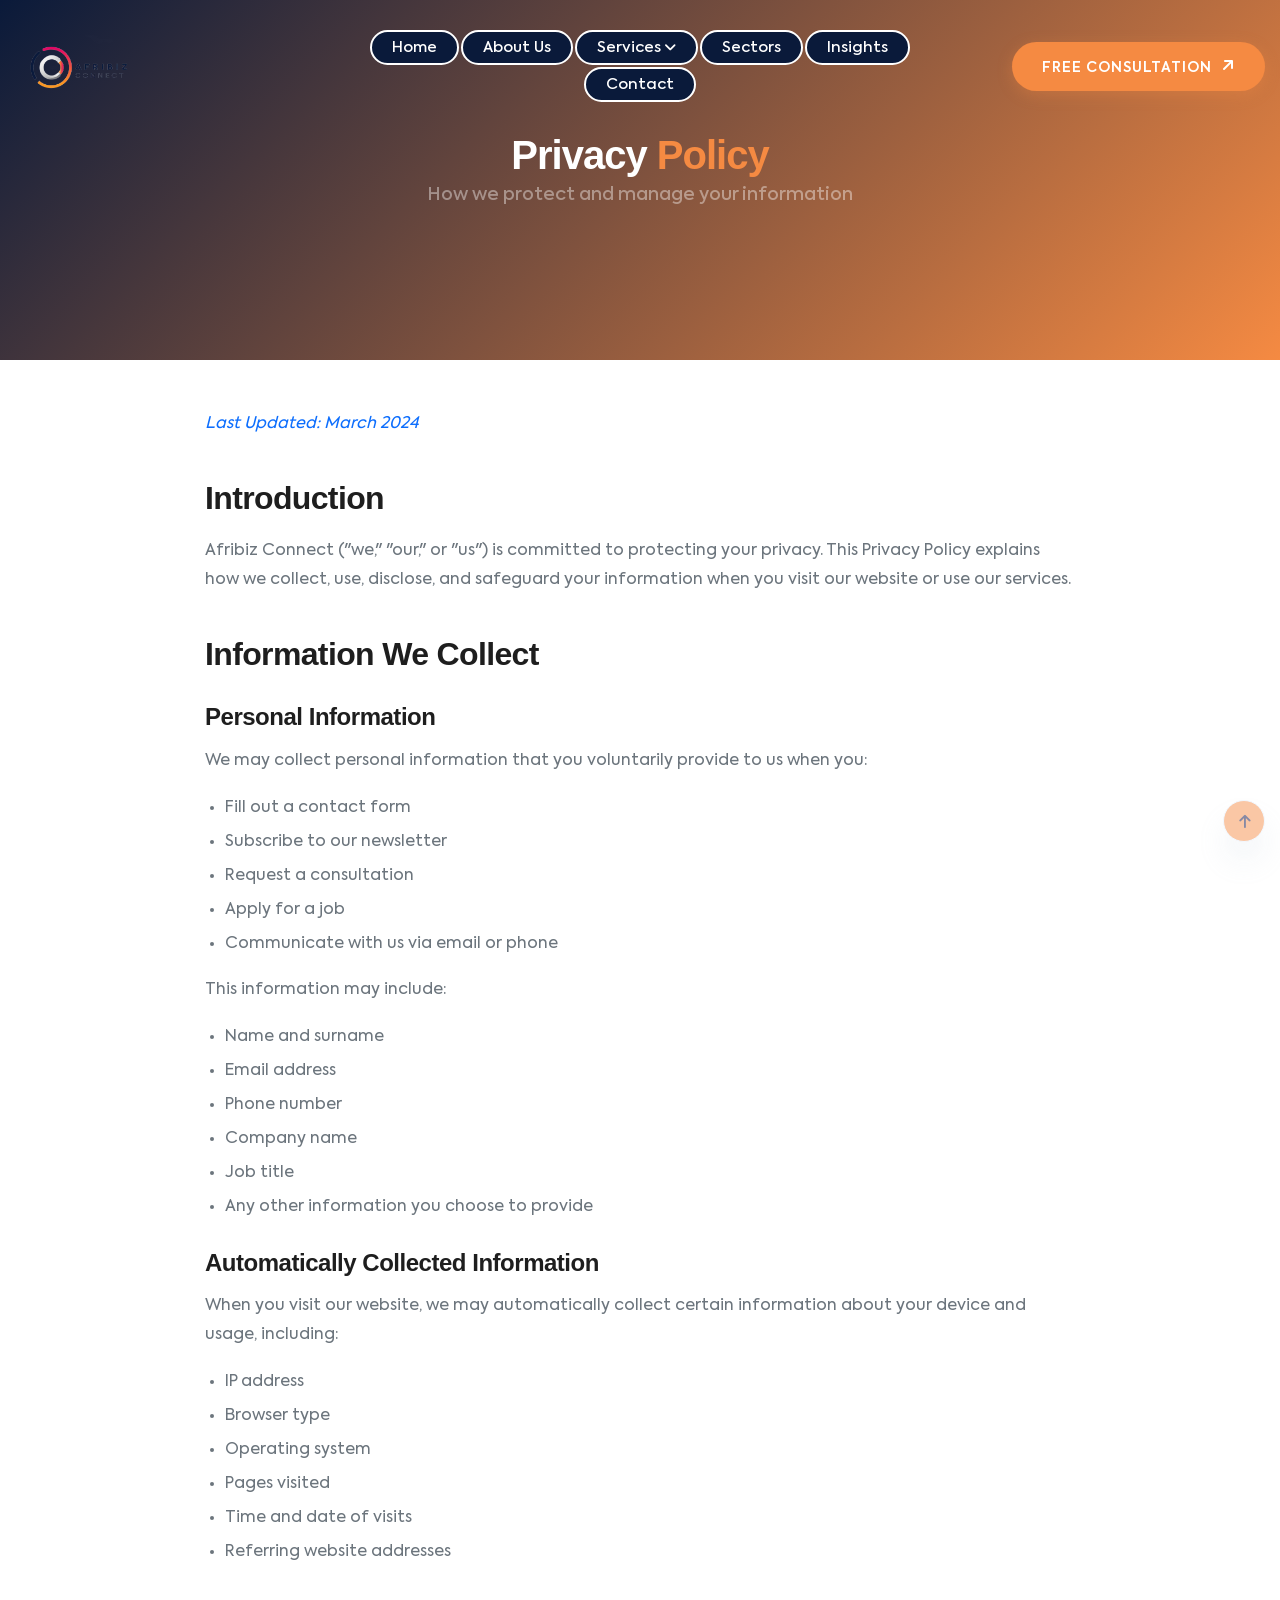
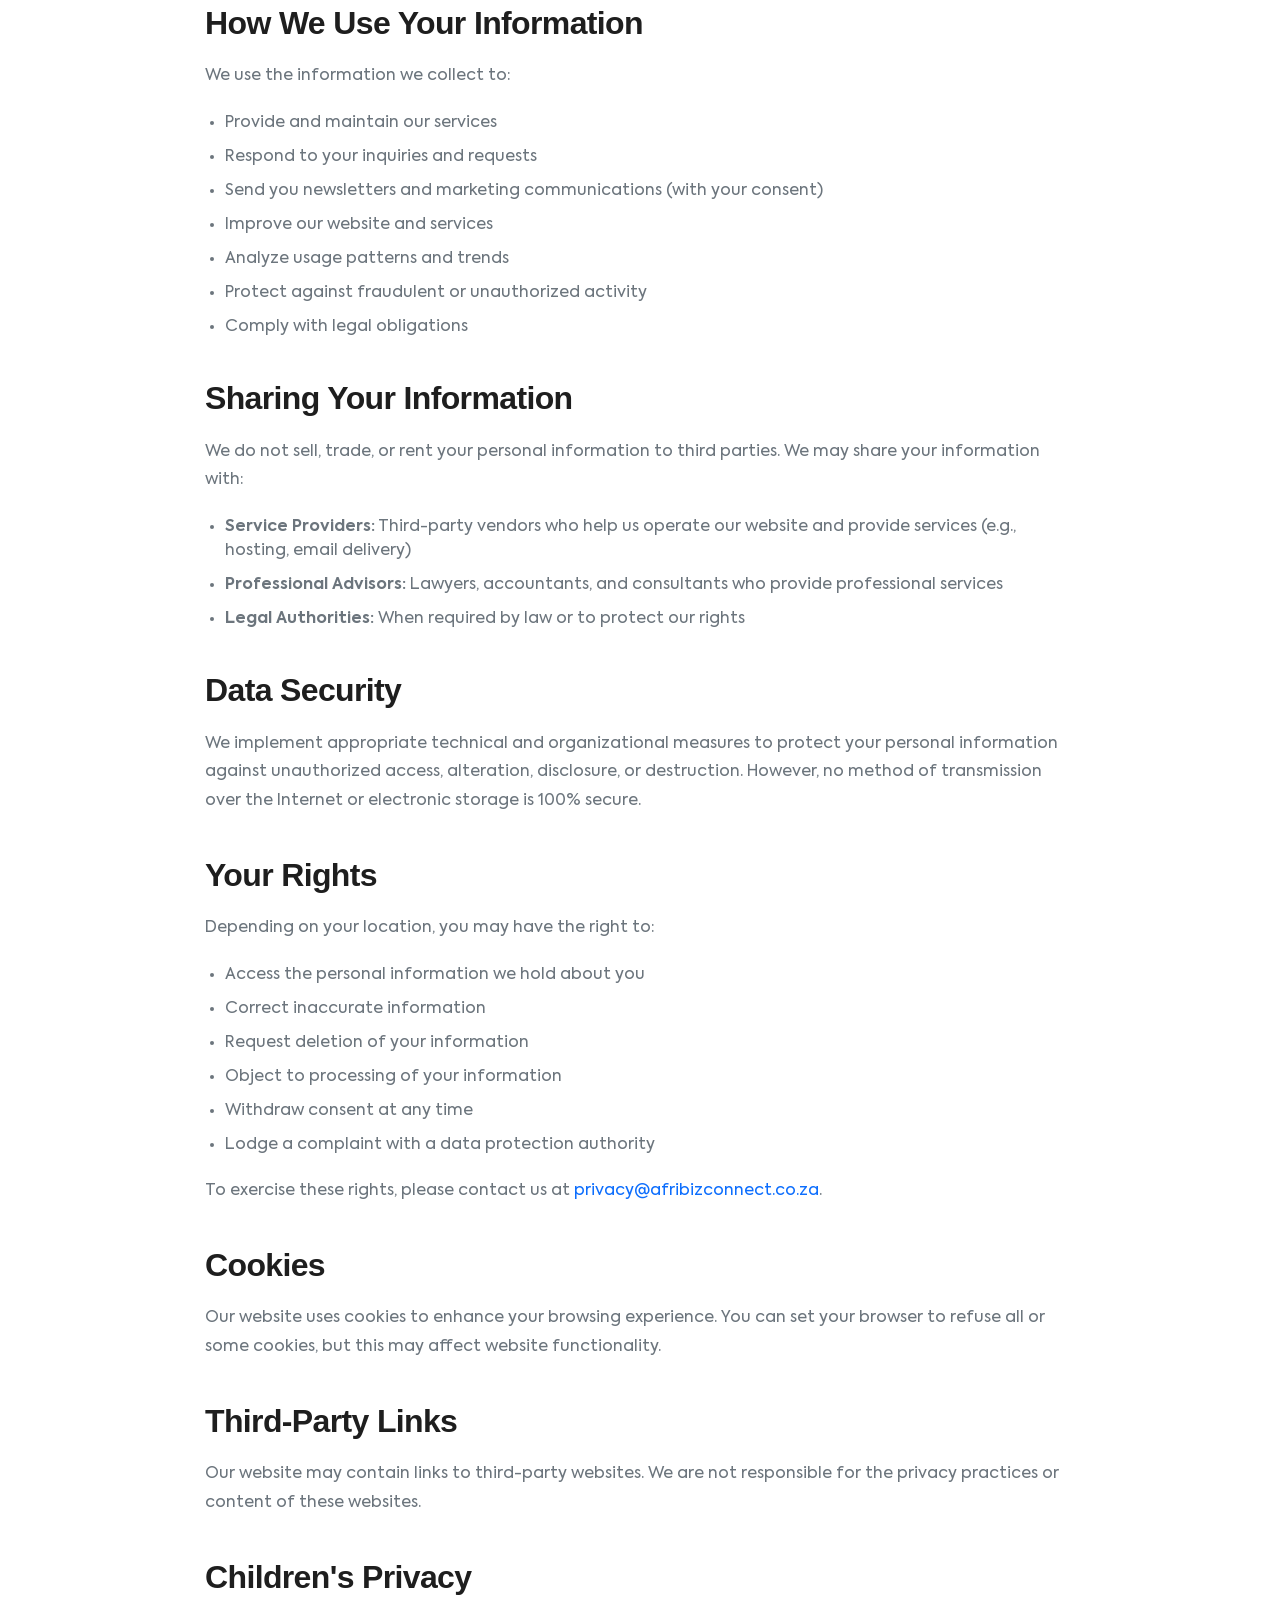
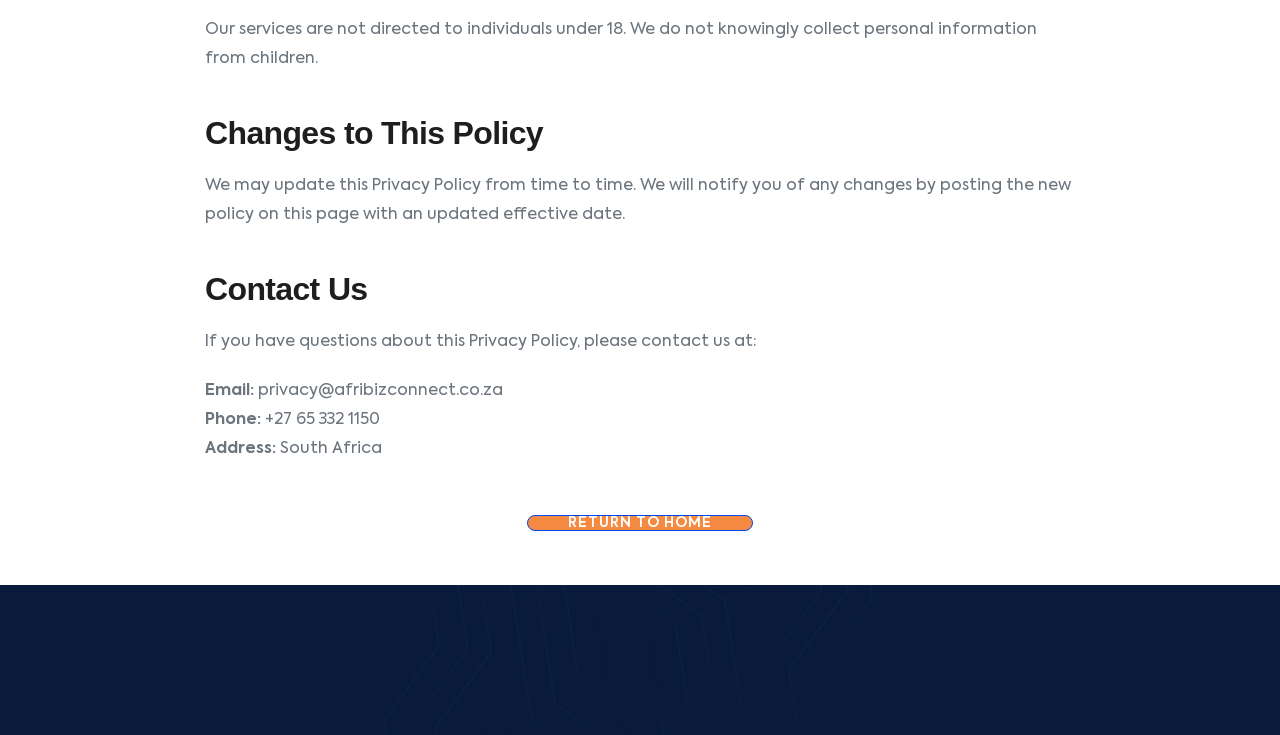
<file: privacy.html>
<!DOCTYPE html>
<html lang="en">
<head>
    <meta charset="utf-8">
    <meta name="viewport" content="width=device-width, initial-scale=1, shrink-to-fit=no">
    <meta http-equiv="x-ua-compatible" content="ie=edge">
    <meta name="description" content="Privacy Policy - Afribiz Connect. Learn how we collect, use, and protect your personal information.">
    <title>Privacy Policy - Afribiz Connect</title>
    <link rel="shortcut icon" href="images/logo1.png">

    <!-- CSS Include -->
    <link rel="stylesheet" type="text/css" href="css/bootstrap.min.css">
    <link rel="stylesheet" type="text/css" href="css/fontawesome.css">
    <link rel="stylesheet" type="text/css" href="css/animate.min.css">
    <link rel="stylesheet" type="text/css" href="css/swiper-bundle.min.css">
    <link rel="stylesheet" type="text/css" href="css/magnific-popup.min.css">
    <link rel="stylesheet" type="text/css" href="css/odometer.min.css">
    <link rel="stylesheet" type="text/css" href="css/style.css">
    
    <style>
        .legal_content {
            max-width: 900px;
            margin: 0 auto;
            padding: 50px 0;
        }
        .legal_content h2 {
            font-size: 2rem;
            font-weight: 700;
            margin: 40px 0 20px;
            color: #1e1e1e;
        }
        .legal_content h3 {
            font-size: 1.5rem;
            font-weight: 600;
            margin: 30px 0 15px;
            color: #1e1e1e;
        }
        .legal_content p {
            color: #6c757d;
            line-height: 1.8;
            margin-bottom: 20px;
        }
        .legal_content ul {
            margin-bottom: 20px;
            padding-left: 20px;
        }
        .legal_content li {
            color: #6c757d;
            margin-bottom: 10px;
        }
        .legal_content .last_updated {
            color: #0d6efd;
            font-style: italic;
            margin-bottom: 30px;
        }
    </style>
</head>
<body>
    <div class="page_wrapper">
        <!-- Preloader -->
        <!-- <div id="preloader" class="preloader">
            <div class="loader-circle">
                <div class="loader-line-mask">
                    <div class="loader-line"></div>
                </div>
                <div class="loader-logo">
                    <img src="images/logo1.png" alt="Afribiz Connect Logo">
                </div>
            </div>
        </div> -->

        <!-- Back To Top -->
        <div class="backtotop">
            <a href="#" class="scroll">
                <i class="fa-solid fa-arrow-up"></i>
            </a>
        </div>

        <!-- Header -->
        <header class="site_header site_header_2">
            <div class="header_bottom stricky">
                <div class="container">
                    <div class="row align-items-center">
                        <div class="col-lg-3 col-5">
                            <div class="site_logo">
                                <a class="site_link" href="index.html">
                                    <img src="images/logo1.png" alt="Afribiz Connect">
                                    <img src="images/logo1.png" alt="Afribiz Connect">
                                </a>
                            </div>
                        </div>
                        <div class="col-lg-6 col-2">
                            <nav class="main_menu navbar navbar-expand-lg">
                                <div class="main_menu_inner collapse navbar-collapse justify-content-lg-center" id="main_menu_dropdown">
                                    <ul class="main_menu_list unordered_list justify-content-center">
                                        <li><a class="nav-link" href="index.html">Home</a></li>
                                        <li><a class="nav-link" href="about.html">About Us</a></li>
                                        <li class="dropdown">
                                            <a class="nav-link" href="#" id="services_submenu" role="button" data-bs-toggle="dropdown">Services</a>
                                            <ul class="dropdown-menu">
                                                <li><a href="business-advisory.html">Business Advisory</a></li>
                                                <li><a href="market-entry.html">Market Entry Strategy</a></li>
                                                <li><a href="investment.html">Investment Facilitation</a></li>
                                                <li><a href="trade-services.html">Trade Services</a></li>
                                                <li><a href="research.html">Market Research</a></li>
                                            </ul>
                                        </li>
                                        <li><a class="nav-link" href="sectors.html">Sectors</a></li>
                                        <li><a class="nav-link" href="insights.html">Insights</a></li>
                                        <li><a class="nav-link" href="contact.html">Contact</a></li>
                                    </ul>
                                </div>
                            </nav>
                        </div>
                        <div class="col-lg-3 col-5">
                            <ul class="header_btns_group unordered_list justify-content-end">
                                <li>
                                    <button class="mobile_menu_btn" type="button" data-bs-toggle="collapse" data-bs-target="#main_menu_dropdown">
                                        <i class="far fa-bars"></i>
                                    </button>
                                </li>
                                <li>
                                    <a class="btn btn-primary" href="contact.html">
                                        <span class="btn_label" data-text="Free Consultation">Free Consultation</span>
                                        <span class="btn_icon"><i class="fa-solid fa-arrow-up-right"></i></span>
                                    </a>
                                </li>
                            </ul>
                        </div>
                    </div>
                </div>
            </div>
        </header>

        <!-- Page Banner -->
        <section class="page_banner_section bg-dark section_decoration" style="background-image: url('images/bg_image_2.webp');">
            <div class="container">
                <div class="row">
                    <div class="col-12 text-center">
                        <div class="heading_block text-white">
                            <h1 class="heading_text text-white mb-0">
                                Privacy <mark>Policy</mark>
                            </h1>
                            <p class="heading_description text-white-50">
                                How we protect and manage your information
                            </p>
                        </div>
                    </div>
                </div>
            </div>
        </section>

        <!-- Privacy Content -->
        <section class="legal_content">
            <div class="container">
                <p class="last_updated">Last Updated: March 2024</p>
                
                <h2>Introduction</h2>
                <p>Afribiz Connect ("we," "our," or "us") is committed to protecting your privacy. This Privacy Policy explains how we collect, use, disclose, and safeguard your information when you visit our website or use our services.</p>
                
                <h2>Information We Collect</h2>
                <h3>Personal Information</h3>
                <p>We may collect personal information that you voluntarily provide to us when you:</p>
                <ul>
                    <li>Fill out a contact form</li>
                    <li>Subscribe to our newsletter</li>
                    <li>Request a consultation</li>
                    <li>Apply for a job</li>
                    <li>Communicate with us via email or phone</li>
                </ul>
                <p>This information may include:</p>
                <ul>
                    <li>Name and surname</li>
                    <li>Email address</li>
                    <li>Phone number</li>
                    <li>Company name</li>
                    <li>Job title</li>
                    <li>Any other information you choose to provide</li>
                </ul>
                
                <h3>Automatically Collected Information</h3>
                <p>When you visit our website, we may automatically collect certain information about your device and usage, including:</p>
                <ul>
                    <li>IP address</li>
                    <li>Browser type</li>
                    <li>Operating system</li>
                    <li>Pages visited</li>
                    <li>Time and date of visits</li>
                    <li>Referring website addresses</li>
                </ul>
                
                <h2>How We Use Your Information</h2>
                <p>We use the information we collect to:</p>
                <ul>
                    <li>Provide and maintain our services</li>
                    <li>Respond to your inquiries and requests</li>
                    <li>Send you newsletters and marketing communications (with your consent)</li>
                    <li>Improve our website and services</li>
                    <li>Analyze usage patterns and trends</li>
                    <li>Protect against fraudulent or unauthorized activity</li>
                    <li>Comply with legal obligations</li>
                </ul>
                
                <h2>Sharing Your Information</h2>
                <p>We do not sell, trade, or rent your personal information to third parties. We may share your information with:</p>
                <ul>
                    <li><strong>Service Providers:</strong> Third-party vendors who help us operate our website and provide services (e.g., hosting, email delivery)</li>
                    <li><strong>Professional Advisors:</strong> Lawyers, accountants, and consultants who provide professional services</li>
                    <li><strong>Legal Authorities:</strong> When required by law or to protect our rights</li>
                </ul>
                
                <h2>Data Security</h2>
                <p>We implement appropriate technical and organizational measures to protect your personal information against unauthorized access, alteration, disclosure, or destruction. However, no method of transmission over the Internet or electronic storage is 100% secure.</p>
                
                <h2>Your Rights</h2>
                <p>Depending on your location, you may have the right to:</p>
                <ul>
                    <li>Access the personal information we hold about you</li>
                    <li>Correct inaccurate information</li>
                    <li>Request deletion of your information</li>
                    <li>Object to processing of your information</li>
                    <li>Withdraw consent at any time</li>
                    <li>Lodge a complaint with a data protection authority</li>
                </ul>
                <p>To exercise these rights, please contact us at <a href="mailto:privacy@afribizconnect.co.za">privacy@afribizconnect.co.za</a>.</p>
                
                <h2>Cookies</h2>
                <p>Our website uses cookies to enhance your browsing experience. You can set your browser to refuse all or some cookies, but this may affect website functionality.</p>
                
                <h2>Third-Party Links</h2>
                <p>Our website may contain links to third-party websites. We are not responsible for the privacy practices or content of these websites.</p>
                
                <h2>Children's Privacy</h2>
                <p>Our services are not directed to individuals under 18. We do not knowingly collect personal information from children.</p>
                
                <h2>Changes to This Policy</h2>
                <p>We may update this Privacy Policy from time to time. We will notify you of any changes by posting the new policy on this page with an updated effective date.</p>
                
                <h2>Contact Us</h2>
                <p>If you have questions about this Privacy Policy, please contact us at:</p>
                <p>
                    <strong>Email:</strong> privacy@afribizconnect.co.za<br>
                    <strong>Phone:</strong> +27 65 332 1150<br>
                    <strong>Address:</strong> South Africa
                </p>
                
                <div class="text-center mt-5">
                    <a href="index.html" class="btn btn-primary">Return to Home</a>
                </div>
            </div>
        </section>

        <!-- Footer -->
        <footer class="site_footer footer_layout_2 section_decoration" style="background-image: url('images/bg_pattern_3.svg');">
            <!-- Copy the updated footer from previous response -->
        </footer>
    </div>

    <!-- Scripts -->
    <script src="js/jquery.min.js"></script>
    <script src="js/popper.min.js"></script>
    <script src="js/bootstrap.min.js"></script>
    <script src="js/bootstrap-dropdown-ml-hack.min.js"></script>
    <script src="js/swiper-bundle.min.js"></script>
    <script src="js/parallaxie.js"></script>
    <script src="js/parallax-scroll.js"></script>
    <script src="js/wow.min.js"></script>
    <script src="js/appear.min.js"></script>
    <script src="js/odometer.min.js"></script>
    <script src="js/main.js"></script>
</body>
</html>
</file>
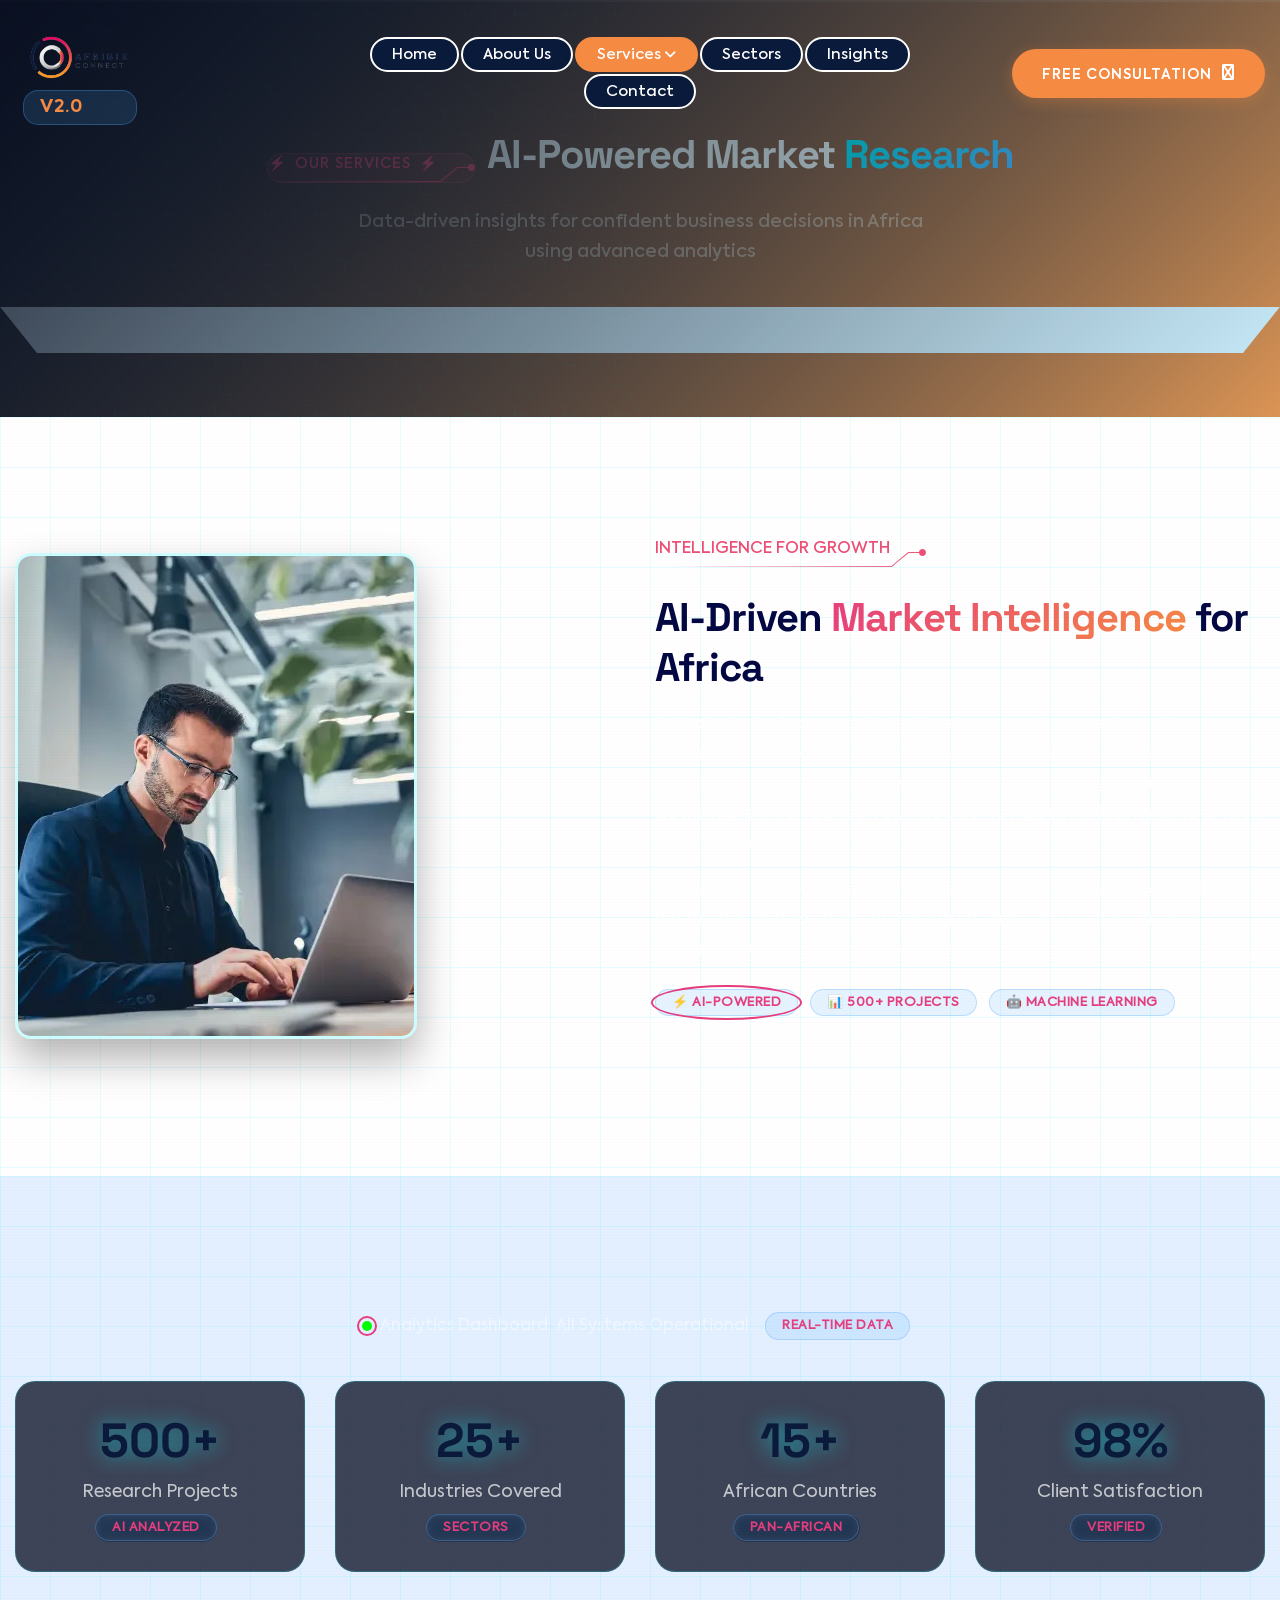
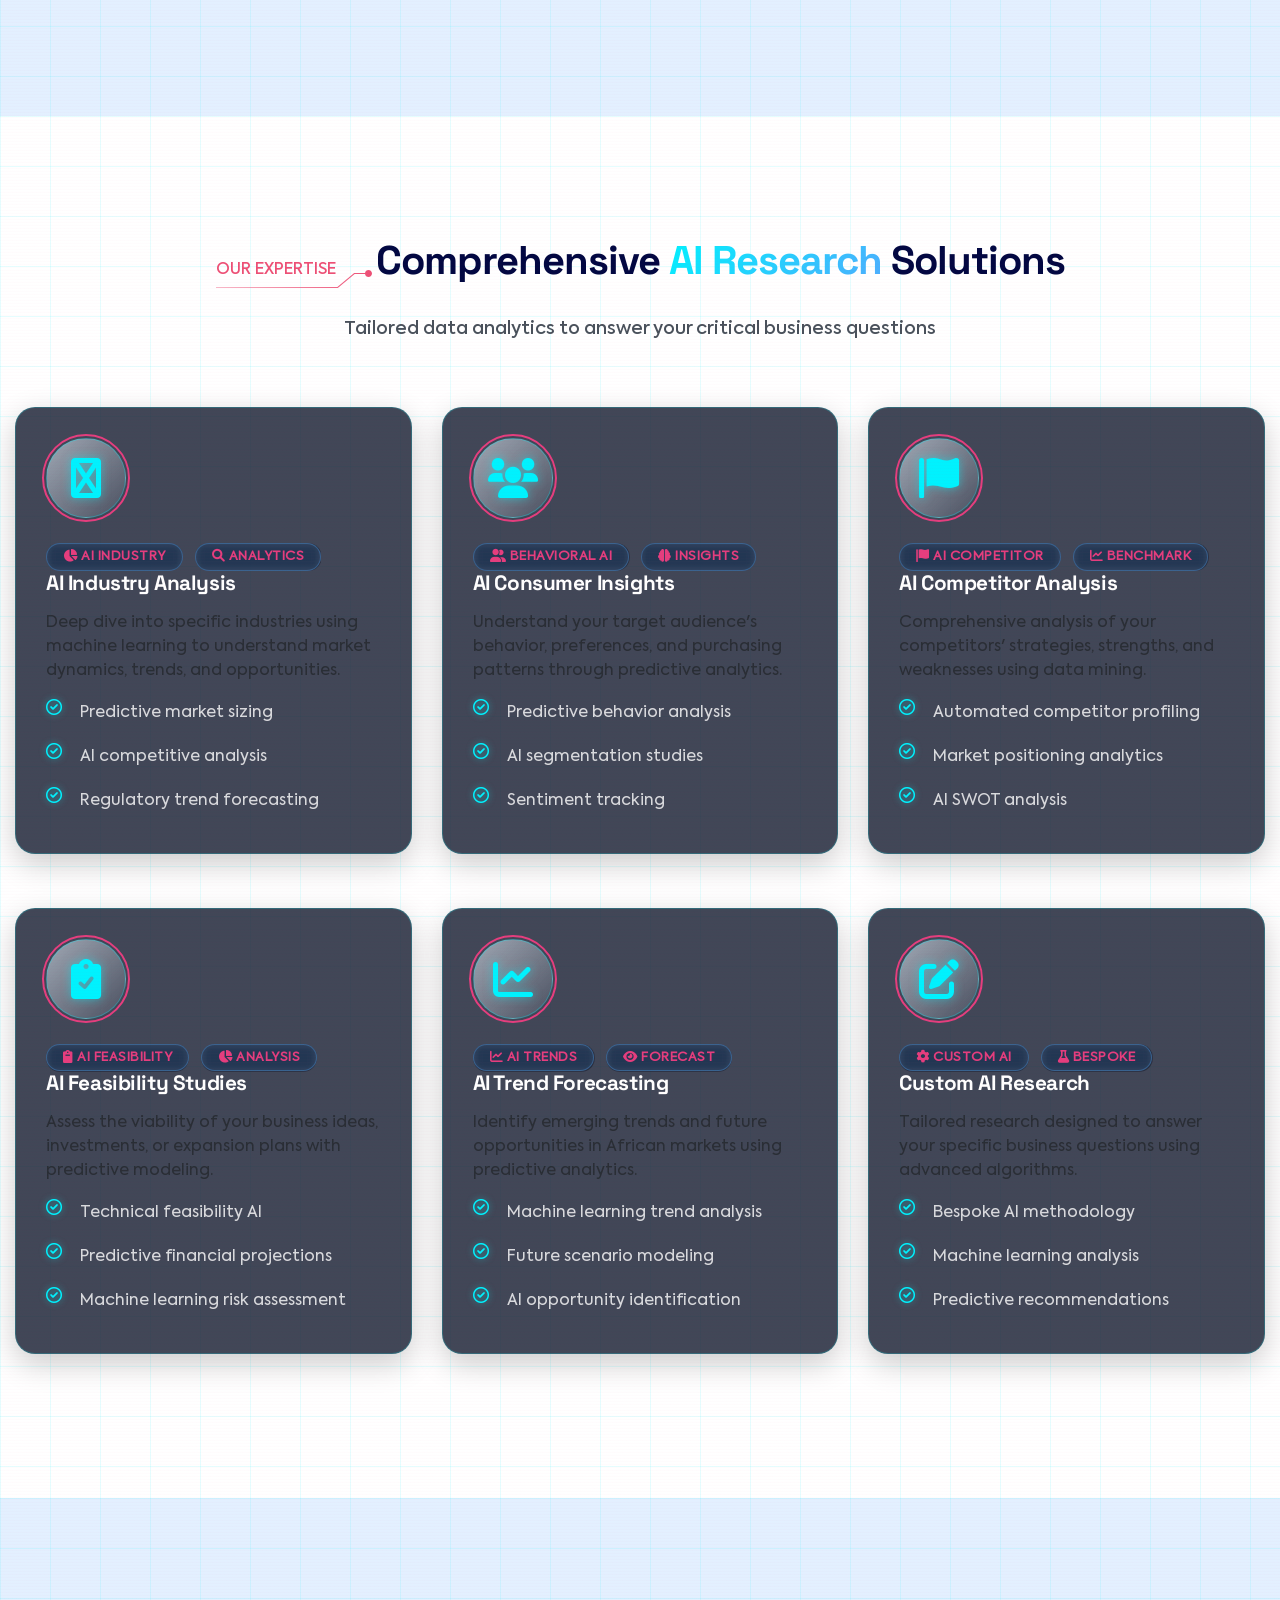
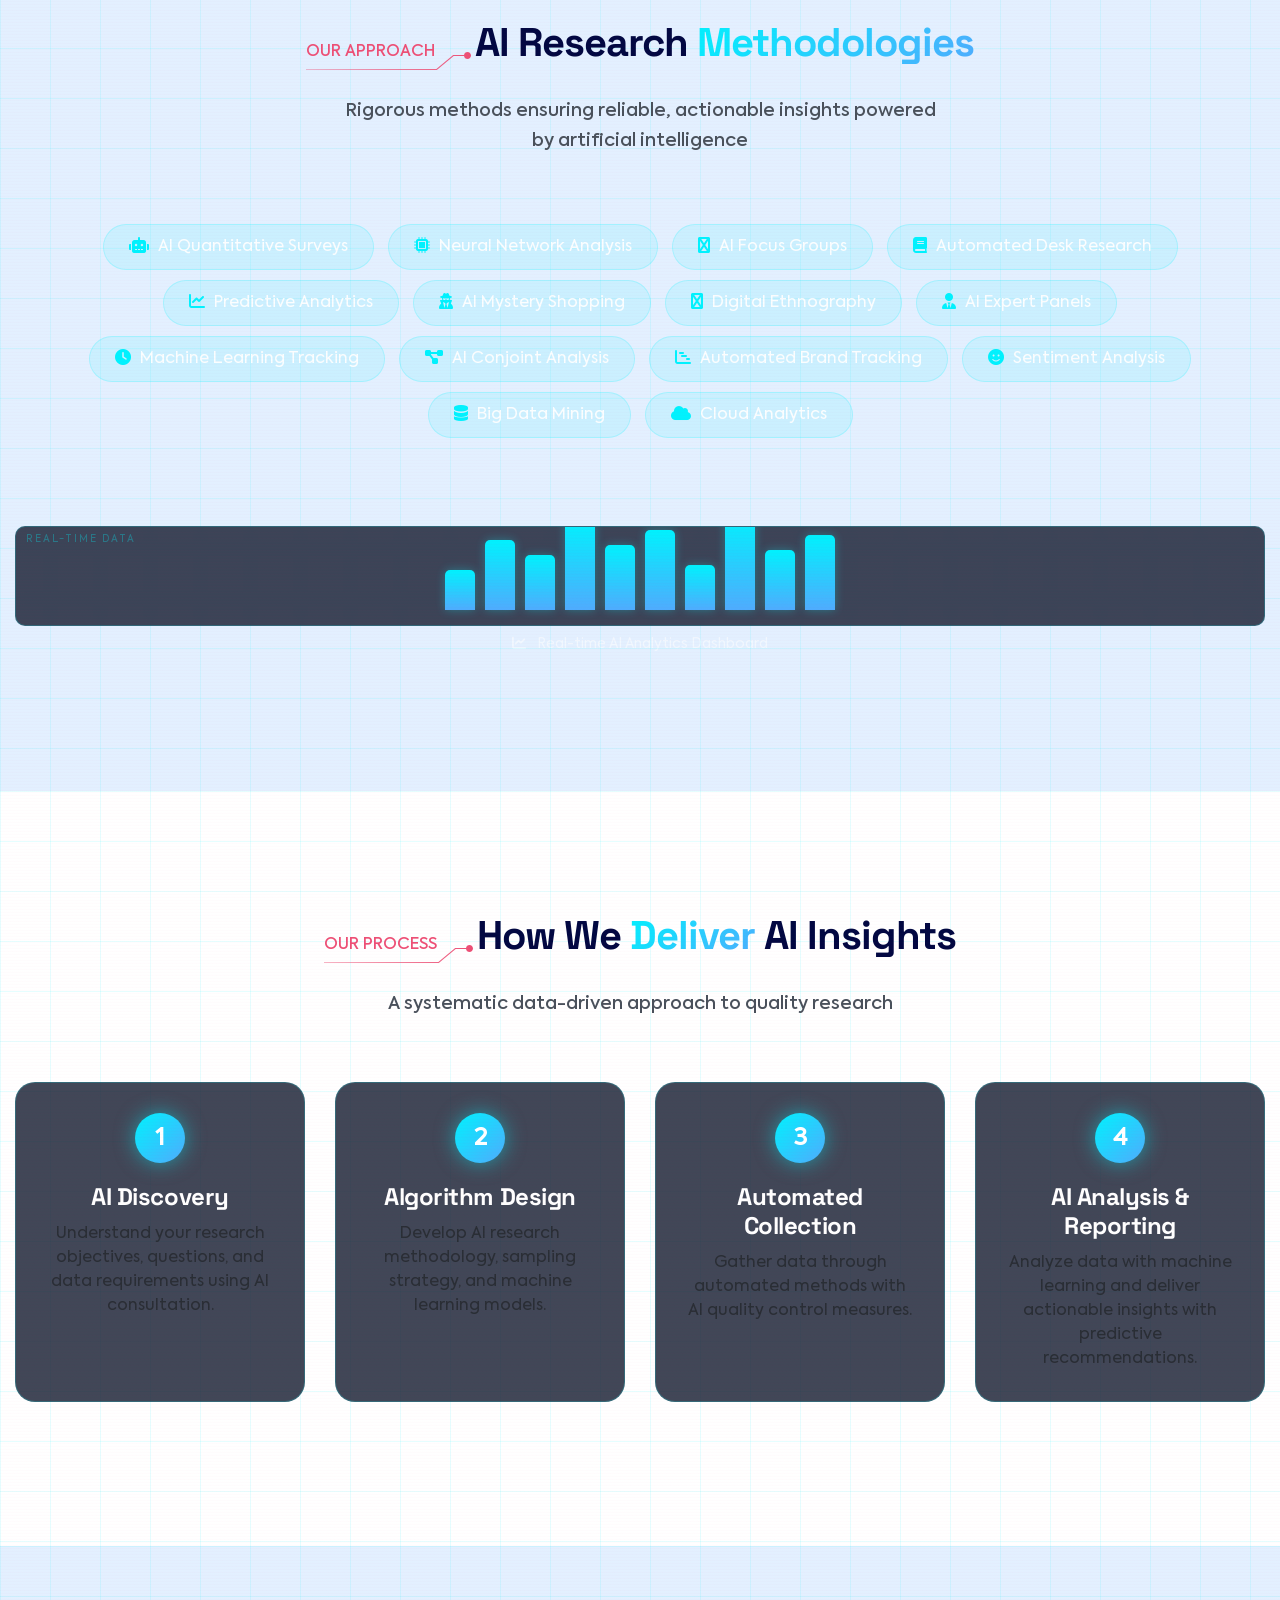
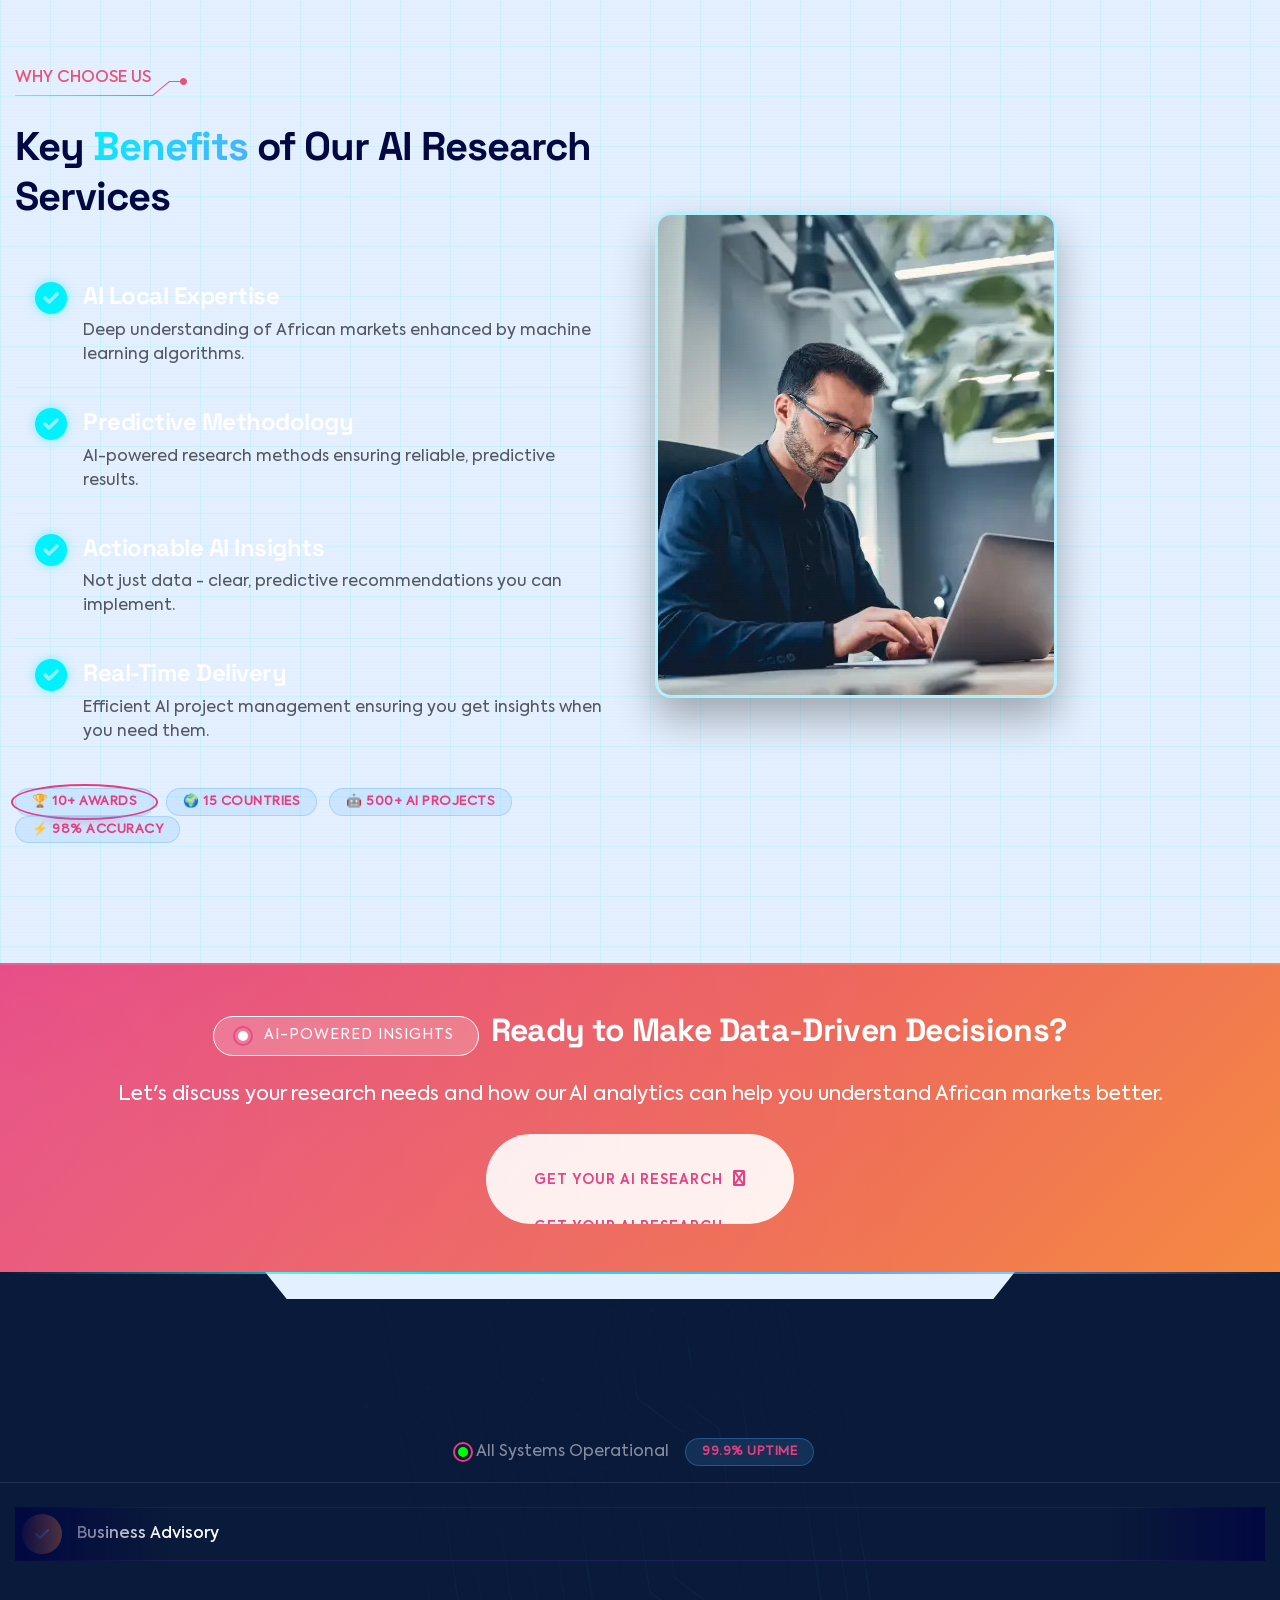
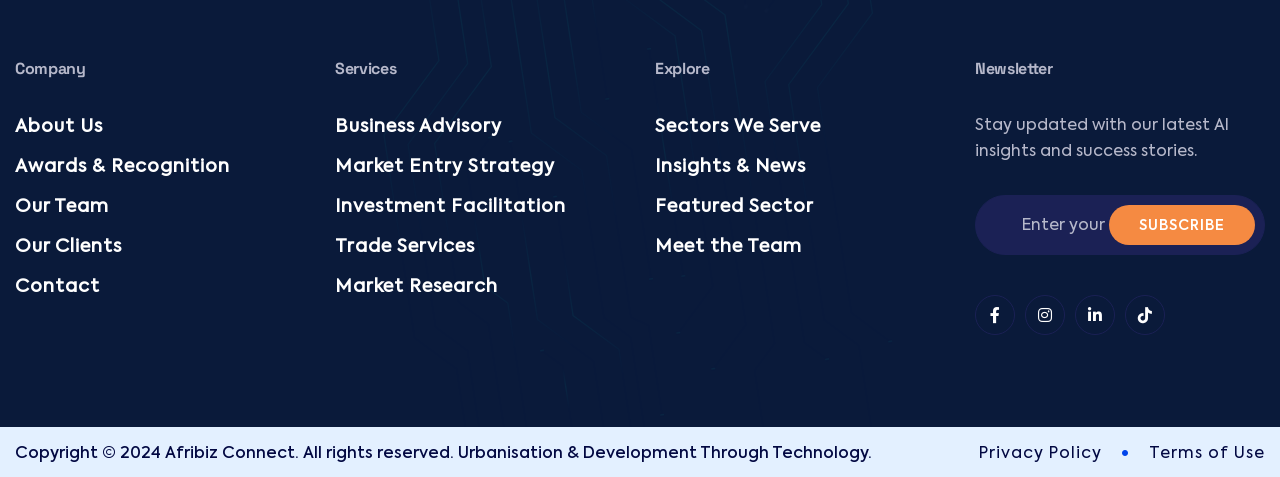
<file: research.html>
<!DOCTYPE html>
<html lang="en">
<head>
    <meta charset="utf-8">
    <meta name="viewport" content="width=device-width, initial-scale=1, shrink-to-fit=no">
    <meta http-equiv="x-ua-compatible" content="ie=edge">
    <meta name="description" content="Market Research services by Afribiz Connect. Data-driven insights, industry analysis, and consumer intelligence for African markets using AI and advanced analytics.">
    <meta name="keywords" content="market research, African market intelligence, industry analysis, consumer insights, competitor analysis, data analytics, AI analytics">
    <title>Market Research - Afribiz Connect | AI-Powered Data Analytics</title>
    <link rel="shortcut icon" href="images/logo1.png">

    <!-- Framework - CSS Include -->
    <link rel="stylesheet" type="text/css" href="css/bootstrap.min.css">

    <!-- Icon - CSS Include -->
    <link rel="stylesheet" type="text/css" href="css/fontawesome.css">
    
    <!-- Font Awesome for additional tech icons -->
    <link rel="stylesheet" href="https://cdnjs.cloudflare.com/ajax/libs/font-awesome/6.0.0/css/all.min.css">

    <!-- Animation - CSS Include -->
    <link rel="stylesheet" type="text/css" href="css/animate.min.css">

    <!-- Carousel - CSS Include -->
    <link rel="stylesheet" type="text/css" href="css/swiper-bundle.min.css">

    <!-- Video & Image Popup - CSS Include -->
    <link rel="stylesheet" type="text/css" href="css/magnific-popup.min.css">

    <!-- Counter - CSS Include -->
    <link rel="stylesheet" type="text/css" href="css/odometer.min.css">

    <!-- Custom - CSS Include -->
    <link rel="stylesheet" type="text/css" href="css/style.css">
    
    <!-- Tech Font - Google Fonts -->
    <link rel="preconnect" href="https://fonts.googleapis.com">
    <link rel="preconnect" href="https://fonts.gstatic.com" crossorigin>
    <link href="https://fonts.googleapis.com/css2?family=Space+Grotesk:wght@300;400;500;600;700&display=swap" rel="stylesheet">
    
    <style>
        /* IT Company Tech Styling - Matching homepage */
        :root {
            --primary-glow: #00f2fe;
            --secondary-glow: #4facfe;
            --dark-bg: #0a0f1e;
            --card-bg: rgba(18, 25, 45, 0.8);
            --grid-color: rgba(0, 242, 254, 0.1);
            --brand-pink: #E53E7E;
            --brand-orange: #F58A42;
        }

        /* Matrix/Rain Code Background */
        .matrix-bg {
            position: relative;
            overflow: hidden;
        }

        .matrix-bg::before {
            content: "";
            position: absolute;
            top: 0;
            left: 0;
            right: 0;
            bottom: 0;
            background: linear-gradient(45deg, 
                rgba(0,242,254,0.05) 0%, 
                rgba(79,172,254,0.05) 100%);
            background-size: 50px 50px;
            background-image: 
                linear-gradient(to right, var(--grid-color) 1px, transparent 1px),
                linear-gradient(to bottom, var(--grid-color) 1px, transparent 1px);
            pointer-events: none;
            z-index: 0;
        }

        /* Circuit Pattern Overlay */
        .circuit-overlay-left {
            position: absolute;
            top: 0;
            left: 0;
            width: 50%;
            height: 100%;
            background-image: url('data:image/svg+xml;utf8,<svg xmlns="http://www.w3.org/2000/svg" viewBox="0 0 100 100" opacity="0.1"><path d="M10 10 L30 10 L30 30 L50 30 M70 20 L90 20 L90 40 M20 70 L40 70 L40 90 L60 90" stroke="%2300f2fe" fill="none" stroke-width="1"/><circle cx="30" cy="30" r="2" fill="%2300f2fe"/><circle cx="50" cy="30" r="2" fill="%2300f2fe"/><circle cx="90" cy="40" r="2" fill="%2300f2fe"/><circle cx="60" cy="90" r="2" fill="%2300f2fe"/></svg>');
            background-repeat: repeat;
            pointer-events: none;
            z-index: 1;
        }

        /* Scanline Effect */
        .scanline {
            position: relative;
        }

        .scanline::after {
            content: "";
            position: absolute;
            top: 0;
            left: 0;
            width: 100%;
            height: 2px;
            background: rgba(255, 255, 255, 0.1);
            animation: scan 8s linear infinite;
            pointer-events: none;
        }

        @keyframes scan {
            0% { top: -10%; }
            100% { top: 110%; }
        }

        /* Data Stream Animation */
        .data-stream {
            position: relative;
        }

        .data-stream::after {
            content: "";
            position: absolute;
            top: 0;
            left: 0;
            right: 0;
            height: 2px;
            background: linear-gradient(90deg, 
                transparent, 
                var(--primary-glow), 
                var(--secondary-glow), 
                transparent);
            animation: dataFlow 3s linear infinite;
        }

        @keyframes dataFlow {
            0% { transform: translateX(-100%); }
            100% { transform: translateX(100%); }
        }

        /* Glitch Text Effect */
        .glitch-text {
            position: relative;
            animation: glitch 3s infinite;
        }

        @keyframes glitch {
            0%, 100% { transform: translate(0); }
            33% { transform: translate(-2px, 2px); }
            66% { transform: translate(2px, -2px); }
        }

        .gradient-text {
            background: linear-gradient(135deg, var(--primary-glow), var(--secondary-glow));
            -webkit-background-clip: text;
            -webkit-text-fill-color: transparent;
            background-clip: text;
        }

        .gradient-text-pink {
            background: linear-gradient(135deg, var(--brand-pink), var(--brand-orange));
            -webkit-background-clip: text;
            -webkit-text-fill-color: transparent;
            background-clip: text;
        }

        /* Tech Badges */
        .tech-badge {
            background: rgba(0, 242, 254, 0.1);
            border: 1px solid rgba(0, 242, 254, 0.3);
            border-radius: 30px;
            padding: 0.5rem 1.5rem;
            font-size: 0.9rem;
            letter-spacing: 1px;
            display: inline-block;
            margin-right: 0.5rem;
            margin-bottom: 0.5rem;
        }

        .tech-badge-sm {
            background: rgba(79, 172, 254, 0.15);
            border-radius: 15px;
            padding: 0.2rem 1rem;
            font-size: 0.8rem;
            margin-right: 0.5rem;
            border: 1px solid rgba(79, 172, 254, 0.3);
            display: inline-block;
        }

        .tech-badge-pink {
            background: rgba(229, 62, 126, 0.15);
            border: 1px solid rgba(229, 62, 126, 0.3);
            border-radius: 15px;
            padding: 0.2rem 1rem;
            font-size: 0.8rem;
            margin-right: 0.5rem;
            display: inline-block;
            color: var(--brand-pink);
        }

        .tech-badge i {
            margin-right: 4px;
        }

        /* Pulse Animation */
        .pulse-ring {
            animation: pulse 2s infinite;
        }

        @keyframes pulse {
            0% { box-shadow: 0 0 0 0 rgba(0, 242, 254, 0.7); }
            70% { box-shadow: 0 0 0 10px rgba(0, 242, 254, 0); }
            100% { box-shadow: 0 0 0 0 rgba(0, 242, 254, 0); }
        }

        /* Service Feature Cards - Updated with tech styling */
        .service_feature_card {
            background: var(--card-bg);
            backdrop-filter: blur(10px);
            border: 1px solid rgba(0, 242, 254, 0.2);
            border-radius: 20px;
            padding: 30px;
            height: 100%;
            transition: all 0.3s ease;
            position: relative;
            overflow: hidden;
            box-shadow: 0 10px 30px rgba(0, 0, 0, 0.2);
        }

        .service_feature_card::before {
            content: "";
            position: absolute;
            top: 0;
            left: -100%;
            width: 100%;
            height: 3px;
            background: linear-gradient(90deg, 
                transparent, 
                var(--primary-glow), 
                var(--secondary-glow), 
                transparent);
            transition: left 0.5s ease;
        }

        .service_feature_card:hover::before {
            left: 0;
        }

        .service_feature_card:hover {
            transform: translateY(-10px);
            border-color: rgba(0, 242, 254, 0.4);
            box-shadow: 0 20px 40px rgba(0, 242, 254, 0.2);
        }

        .service_icon_large {
            width: 80px;
            height: 80px;
            background: linear-gradient(135deg, rgba(0, 242, 254, 0.1) 0%, rgba(79, 172, 254, 0.1) 100%);
            border-radius: 50%;
            display: flex;
            align-items: center;
            justify-content: center;
            margin-bottom: 25px;
            border: 1px solid rgba(0, 242, 254, 0.3);
            transition: all 0.3s ease;
        }

        .service_icon_large i {
            font-size: 40px;
            color: var(--primary-glow);
            filter: drop-shadow(0 0 5px rgba(0, 242, 254, 0.5));
            transition: all 0.3s ease;
        }

        .service_feature_card:hover .service_icon_large {
            transform: scale(1.1);
            border-color: rgba(0, 242, 254, 0.8);
        }

        .service_feature_card h3 {
            color: #fff;
            font-size: 1.3rem;
            margin-bottom: 15px;
        }

        .service_feature_card p {
            color: rgba(255, 255, 255, 0.7);
        }

        .service_feature_card .icon_list li {
            color: rgba(255, 255, 255, 0.8);
            margin-bottom: 8px;
        }

        .service_feature_card .fa-circle-check {
            color: var(--primary-glow) !important;
            filter: drop-shadow(0 0 3px rgba(0, 242, 254, 0.5));
            margin-right: 8px;
        }

        /* Stat Cards - Updated with tech styling */
        .stat_card {
            background: var(--card-bg);
            backdrop-filter: blur(5px);
            border: 1px solid rgba(0, 242, 254, 0.2);
            border-radius: 20px;
            padding: 30px;
            text-align: center;
            transition: all 0.3s ease;
            position: relative;
            overflow: hidden;
            height: 100%;
        }

        .stat_card::before {
            content: "";
            position: absolute;
            top: 0;
            left: -100%;
            width: 100%;
            height: 2px;
            background: linear-gradient(90deg, 
                transparent, 
                var(--primary-glow), 
                var(--secondary-glow), 
                transparent);
            transition: left 0.5s ease;
        }

        .stat_card:hover::before {
            left: 0;
        }

        .stat_card:hover {
            transform: translateY(-5px);
            border-color: rgba(0, 242, 254, 0.4);
            box-shadow: 0 20px 40px rgba(0, 242, 254, 0.2);
        }

        .stat_number {
            font-size: 3rem;
            font-weight: 700;
            color: var(--primary-glow);
            line-height: 1.2;
            margin-bottom: 10px;
            font-family: 'Space Grotesk', sans-serif;
            filter: drop-shadow(0 0 10px rgba(0, 242, 254, 0.5));
        }

        .stat_label {
            font-size: 1.1rem;
            color: rgba(255, 255, 255, 0.7);
            margin-bottom: 0;
        }

        /* Methodology Tags - Updated with tech styling */
        .methodology_tag {
            display: inline-block;
            padding: 10px 25px;
            background: rgba(0, 242, 254, 0.1);
            border: 1px solid rgba(0, 242, 254, 0.2);
            border-radius: 30px;
            margin: 5px;
            font-size: 1rem;
            transition: all 0.3s ease;
            cursor: default;
            color: rgba(255, 255, 255, 0.9);
        }

        .methodology_tag i {
            color: var(--primary-glow);
            margin-right: 5px;
        }

        .methodology_tag:hover {
            background: linear-gradient(135deg, var(--primary-glow), var(--secondary-glow));
            color: white;
            transform: scale(1.05) translateY(-2px);
            box-shadow: 0 10px 20px rgba(0, 242, 254, 0.3);
            border-color: transparent;
        }

        .methodology_tag:hover i {
            color: white;
        }

        /* Data Visualization - Enhanced with tech styling */
        .data-visual {
            background: var(--card-bg);
            backdrop-filter: blur(5px);
            border: 1px solid rgba(0, 242, 254, 0.2);
            border-radius: 10px;
            padding: 15px;
            margin-top: 20px;
            display: flex;
            align-items: flex-end;
            justify-content: center;
            gap: 10px;
            height: 100px;
            position: relative;
            overflow: hidden;
        }

        .data-visual::before {
            content: "REAL-TIME DATA";
            position: absolute;
            top: 5px;
            left: 10px;
            font-size: 10px;
            color: rgba(0, 242, 254, 0.3);
            letter-spacing: 2px;
        }

        .data-bar {
            width: 30px;
            background: linear-gradient(180deg, var(--primary-glow), var(--secondary-glow));
            border-radius: 5px 5px 0 0;
            animation: grow-bar 2s ease-out;
            box-shadow: 0 0 10px rgba(0, 242, 254, 0.3);
            position: relative;
            z-index: 2;
        }

        @keyframes grow-bar {
            from { height: 0; }
            to { height: var(--height); }
        }

        /* Process Steps - Updated with tech styling */
        .process_step {
            text-align: center;
            padding: 30px;
            background: var(--card-bg);
            backdrop-filter: blur(10px);
            border: 1px solid rgba(0, 242, 254, 0.2);
            border-radius: 20px;
            position: relative;
            height: 100%;
            transition: all 0.3s ease;
            overflow: hidden;
        }

        .process_step::before {
            content: "";
            position: absolute;
            top: 0;
            left: -100%;
            width: 100%;
            height: 3px;
            background: linear-gradient(90deg, 
                transparent, 
                var(--primary-glow), 
                var(--secondary-glow), 
                transparent);
            transition: left 0.5s ease;
        }

        .process_step:hover {
            transform: translateY(-5px);
            border-color: rgba(0, 242, 254, 0.4);
            box-shadow: 0 15px 30px rgba(0, 242, 254, 0.2);
        }

        .process_step:hover::before {
            left: 100%;
        }

        .step_number {
            width: 50px;
            height: 50px;
            background: linear-gradient(135deg, var(--primary-glow), var(--secondary-glow));
            color: white;
            border-radius: 50%;
            display: flex;
            align-items: center;
            justify-content: center;
            font-size: 1.5rem;
            font-weight: 700;
            margin: 0 auto 20px;
            box-shadow: 0 0 20px rgba(0, 242, 254, 0.5);
            transition: all 0.3s ease;
        }

        .process_step:hover .step_number {
            transform: scale(1.1);
            box-shadow: 0 0 30px rgba(0, 242, 254, 0.8);
        }

        .process_step h4 {
            color: #fff;
            margin-bottom: 10px;
        }

        .process_step p {
            color: rgba(255, 255, 255, 0.7);
        }

        /* Benefit Items - Updated with tech styling */
        .benefit_item {
            padding: 20px;
            border-bottom: 1px solid rgba(0, 242, 254, 0.1);
            transition: all 0.3s ease;
            background: transparent;
        }

        .benefit_item:hover {
            background: rgba(0, 242, 254, 0.05);
            transform: translateX(10px);
            border-color: var(--primary-glow);
        }

        .benefit_item:last-child {
            border-bottom: none;
        }

        .benefit_icon i {
            color: var(--primary-glow) !important;
            filter: drop-shadow(0 0 5px rgba(0, 242, 254, 0.5));
        }

        .benefit_item h4 {
            color: #fff;
        }

        .benefit_item p {
            color: rgba(255, 255, 255, 0.7);
        }

        /* CTA Section - Updated with tech overlay */
        .cta_section {
            background: linear-gradient(135deg, var(--brand-pink) 0%, var(--brand-orange) 100%);
            padding: 80px 0;
            position: relative;
            overflow: hidden;
        }

        .cta_section::before {
            content: '';
            position: absolute;
            top: -50%;
            right: -50%;
            width: 200%;
            height: 200%;
            background: radial-gradient(circle, rgba(255,255,255,0.1) 0%, transparent 70%);
            animation: rotate 30s linear infinite;
        }

        @keyframes rotate {
            from { transform: rotate(0deg); }
            to { transform: rotate(360deg); }
        }

        .cta_section .btn-light {
            background: rgba(255, 255, 255, 0.9);
            border: none;
            color: var(--brand-pink);
            font-weight: 600;
        }

        .cta_section .btn-light:hover {
            background: white;
            transform: translateY(-2px);
            box-shadow: 0 10px 30px rgba(0, 0, 0, 0.2);
        }

        /* Tech Buttons */
        .btn-primary {
            background: linear-gradient(135deg, var(--primary-glow), var(--secondary-glow)) !important;
            border: none !important;
        }

        .btn-primary:hover {
            background: linear-gradient(135deg, var(--secondary-glow), var(--primary-glow)) !important;
            transform: translateY(-2px);
            box-shadow: 0 10px 30px rgba(0, 242, 254, 0.3) !important;
        }

        /* Page Banner Enhancement */
        .page_banner_section {
            position: relative;
        }

        .page_banner_section::before {
            content: "";
            position: absolute;
            top: 0;
            left: 0;
            width: 100%;
            height: 100%;
            background: linear-gradient(135deg, rgba(10, 15, 30, 0.9), rgba(0, 242, 254, 0.1));
            pointer-events: none;
        }

        mark {
            background: linear-gradient(135deg, var(--primary-glow), var(--secondary-glow));
            -webkit-background-clip: text;
            -webkit-text-fill-color: transparent;
            background-clip: text;
        }

        /* System Status Bar */
        .system-status {
            padding: 1rem 0;
            border-bottom: 1px solid rgba(255, 255, 255, 0.1);
        }

        /* Service Content Text Adjustments */
        .service_content .heading_description {
            color: rgba(255, 255, 255, 0.8);
        }

        .service_image img {
            border: 3px solid rgba(0, 242, 254, 0.2);
            box-shadow: 0 20px 40px rgba(0, 0, 0, 0.3);
        }

        /* Benefits Image */
        .benefits_image img {
            border: 3px solid rgba(0, 242, 254, 0.2);
            box-shadow: 0 20px 40px rgba(0, 0, 0, 0.3);
        }

        /* Responsive */
        @media (max-width: 768px) {
            .circuit-overlay-left {
                width: 100%;
                opacity: 0.3;
            }
            
            .service_feature_card {
                padding: 20px;
            }
            
            .service_icon_large {
                width: 60px;
                height: 60px;
            }
            
            .service_icon_large i {
                font-size: 30px;
            }
            
            .stat_number {
                font-size: 2.5rem;
            }
            
            .data-bar {
                width: 20px;
            }
        }
    </style>
</head>
<body>
    <div class="page_wrapper">
        <!-- Preloader - Start (Updated with tech theme) -->
        <div id="preloader" class="preloader">
            <div class="loader-circle">
                <div class="loader-line-mask">
                    <div class="loader-line"></div>
                </div>
                <div class="loader-logo">
                    <img src="images/logo1.png" alt="Afribiz Connect Logo">
                    <div class="loading-text mt-2">
                        <span class="tech-badge-sm">INITIALIZING</span>
                        <span class="tech-badge-sm">RESEARCH.MD</span>
                    </div>
                </div>
            </div>
        </div>
        <!-- Preloader - End -->

        <!-- Back To Top - Start -->
        <div class="backtotop">
            <a href="#" class="scroll">
                <i class="fa-solid fa-arrow-up"></i>
            </a>
        </div>
        <!-- Back To Top - End -->

        <!-- Site Header - Start (Updated with tech button) -->
        <header class="site_header site_header_2">
            <div class="header_bottom stricky">
                <div class="container">
                    <div class="row align-items-center">
                        <div class="col-lg-3 col-5">
                            <div class="site_logo">
                                <a class="site_link" href="index.html">
                                    <img src="images/logo1.png" alt="Afribiz Connect – IT Solutions & Technology">
                                    <span class="logo-badge tech-badge-sm ms-2">v2.0</span>
                                </a>
                            </div>
                        </div>
                        <div class="col-lg-6 col-2">
                            <nav class="main_menu navbar navbar-expand-lg">
                                <div class="main_menu_inner collapse navbar-collapse justify-content-lg-center" id="main_menu_dropdown">
                                    <ul class="main_menu_list unordered_list justify-content-center">
                                        <li>
                                            <a class="nav-link" href="index.html">Home</a>
                                        </li>
                                        <li>
                                            <a class="nav-link" href="about.html">About Us</a>
                                        </li>
                                        <li class="dropdown active">
                                            <a class="nav-link" href="#" id="services_submenu" role="button" data-bs-toggle="dropdown" aria-expanded="false">
                                                Services
                                            </a>
                                            <ul class="dropdown-menu" aria-labelledby="services_submenu">
                                                <li><a href="business-advisory.html">Business Advisory</a></li>
                                                <li><a href="market-entry.html">Market Entry Strategy</a></li>
                                                <li><a href="investment.html">Investment Facilitation</a></li>
                                                <li><a href="trade-services.html">Trade Services</a></li>
                                                <li class="active"><a href="research.html">Market Research</a></li>
                                            </ul>
                                        </li>
                                        <li>
                                            <a class="nav-link" href="sectors.html">Sectors</a>
                                        </li>
                                        <li>
                                            <a class="nav-link" href="insights.html">Insights</a>
                                        </li>
                                        <li>
                                            <a class="nav-link" href="contact.html">Contact</a>
                                        </li>
                                    </ul>
                                </div>
                            </nav>
                        </div>
                        <div class="col-lg-3 col-5">
                            <ul class="header_btns_group unordered_list justify-content-end">
                                <li>
                                    <button class="mobile_menu_btn" type="button" data-bs-toggle="collapse" data-bs-target="#main_menu_dropdown" aria-expanded="false" aria-label="Toggle navigation">
                                        <i class="far fa-bars"></i>
                                    </button>
                                </li>
                                <li>
                                    <a class="btn btn-primary ripple-effect tech-btn" href="contact.html">
                                        <span class="btn_label" data-text="Free Consultation">Free Consultation</span>
                                        <span class="btn_icon">
                                            <i class="fa-solid fa-arrow-up-right"></i>
                                        </span>
                                    </a>
                                </li>
                            </ul>
                        </div>
                    </div>
                </div>
            </div>
        </header>
        <!-- Site Header - End -->

        <!-- Page Banner - Start (Enhanced with tech elements) -->
        <section class="page_banner_section bg-dark section_decoration scanline" style="background-image: url('images/bg_image_2.webp');">
            <div class="container">
                <div class="row">
                    <div class="col-12 text-center fade-up">
                        <div class="heading_block text-white">
                            <div class="heading_focus_text has_underline text-white d-inline-flex tech-badge" style="background-image: url('images/shape_title_under_line.svg');">
                                <span class="ai-pulse">⚡</span> Our Services <span class="ai-pulse">⚡</span>
                            </div>
                            <h1 class="heading_text text-white mb-0 glitch">
                                AI-Powered Market <mark class="gradient-text">Research</mark>
                            </h1>
                            <p class="heading_description text-white-50">
                                Data-driven insights for confident business decisions in Africa using advanced analytics
                            </p>
                        </div>
                    </div>
                </div>
            </div>
            <!-- Circuit overlay -->
            <div class="circuit-overlay-left"></div>
            <div class="decoration_item shape_image_1">
                <img src="images/shape_space_2.svg" alt="Decorative Shape">
            </div>
        </section>
        <!-- Page Banner - End -->

        <!-- Service Overview - Start (Enhanced with tech styling) -->
        <section class="service_overview_section section_space matrix-bg">
            <div class="container">
                <div class="row align-items-center">
                    <div class="col-lg-6 fade-up">
                        <div class="service_image">
                            <img src="images/about_image_6.webp" alt="Market Research" class="img-fluid rounded-4">
                        </div>
                    </div>
                    <div class="col-lg-6 fade-up">
                        <div class="service_content">
                            <div class="heading_block">
                                <div class="heading_focus_text has_underline d-inline-flex" style="background-image: url('images/shape_title_under_line.svg');">
                                    Intelligence for Growth
                                </div>
                                <h2 class="heading_text">
                                    AI-Driven <mark class="gradient-text-pink">Market Intelligence</mark> for Africa
                                </h2>
                                <p class="heading_description">
                                    In today's fast-paced digital business environment, making informed decisions is critical to success. Our AI-powered market research services provide you with the deep insights and actionable intelligence you need to navigate African markets with confidence.
                                </p>
                                <p class="heading_description">
                                    From predictive industry analysis to consumer behavior analytics, we deliver comprehensive research tailored to your specific business questions and objectives using cutting-edge technology.
                                </p>
                                <div class="mt-4">
                                    <span class="tech-badge-sm pulse-ring">⚡ AI-POWERED</span>
                                    <span class="tech-badge-sm">📊 500+ PROJECTS</span>
                                    <span class="tech-badge-sm">🤖 MACHINE LEARNING</span>
                                </div>
                            </div>
                        </div>
                    </div>
                </div>
            </div>
        </section>
        <!-- Service Overview - End -->

        <!-- Key Statistics - Start (Enhanced with tech styling) -->
        <section class="stats_section section_space bg-light matrix-bg">
            <div class="container">
                <!-- System Status (Tech addition) -->
                <div class="system-status mb-4">
                    <div class="d-flex align-items-center justify-content-center">
                        <span class="pulse-ring me-2" style="width: 10px; height: 10px; background: #00ff00; border-radius: 50%; display: inline-block;"></span>
                        <span class="text-white-50">Analytics Dashboard: All Systems Operational</span>
                        <span class="tech-badge-sm ms-3">REAL-TIME DATA</span>
                    </div>
                </div>

                <div class="row stagger-fade">
                    <div class="col-lg-3 col-md-6 mb-4">
                        <div class="stat_card">
                            <div class="stat_number counter-number" data-count="500">500+</div>
                            <p class="stat_label">Research Projects</p>
                            <span class="tech-badge-sm mt-2">AI ANALYZED</span>
                        </div>
                    </div>
                    <div class="col-lg-3 col-md-6 mb-4">
                        <div class="stat_card">
                            <div class="stat_number counter-number" data-count="25">25+</div>
                            <p class="stat_label">Industries Covered</p>
                            <span class="tech-badge-sm mt-2">SECTORS</span>
                        </div>
                    </div>
                    <div class="col-lg-3 col-md-6 mb-4">
                        <div class="stat_card">
                            <div class="stat_number counter-number" data-count="15">15+</div>
                            <p class="stat_label">African Countries</p>
                            <span class="tech-badge-sm mt-2">PAN-AFRICAN</span>
                        </div>
                    </div>
                    <div class="col-lg-3 col-md-6 mb-4">
                        <div class="stat_card">
                            <div class="stat_number counter-number" data-count="98">98%</div>
                            <p class="stat_label">Client Satisfaction</p>
                            <span class="tech-badge-sm mt-2">VERIFIED</span>
                        </div>
                    </div>
                </div>
            </div>
        </section>
        <!-- Key Statistics - End -->

        <!-- Our Research Services - Start (Enhanced with tech cards) -->
        <section class="what_we_offer_section section_space matrix-bg">
            <div class="container">
                <div class="heading_block text-center">
                    <div class="heading_focus_text has_underline d-inline-flex fade-up" style="background-image: url('images/shape_title_under_line.svg');">
                        Our Expertise
                    </div>
                    <h2 class="heading_text mb-0 fade-up glitch">
                        Comprehensive <mark class="gradient-text">AI Research</mark> Solutions
                    </h2>
                    <p class="heading_description fade-up">
                        Tailored data analytics to answer your critical business questions
                    </p>
                </div>

                <div class="row mt-5 stagger-fade">
                    <!-- Industry Analysis -->
                    <div class="col-lg-4 col-md-6 mb-4">
                        <div class="service_feature_card">
                            <div class="service_icon_large pulse-ring">
                                <i class="fa-solid fa-chart-simple"></i>
                            </div>
                            <div>
                                <span class="tech-badge-sm"><i class="fa-solid fa-chart-pie"></i> AI INDUSTRY</span>
                                <span class="tech-badge-sm"><i class="fa-solid fa-magnifying-glass"></i> ANALYTICS</span>
                            </div>
                            <h3>AI Industry Analysis</h3>
                            <p class="text-muted">Deep dive into specific industries using machine learning to understand market dynamics, trends, and opportunities.</p>
                            <ul class="icon_list unordered_list_block mt-3">
                                <li><i class="fa-regular fa-circle-check"></i> Predictive market sizing</li>
                                <li><i class="fa-regular fa-circle-check"></i> AI competitive analysis</li>
                                <li><i class="fa-regular fa-circle-check"></i> Regulatory trend forecasting</li>
                            </ul>
                        </div>
                    </div>

                    <!-- Consumer Insights -->
                    <div class="col-lg-4 col-md-6 mb-4">
                        <div class="service_feature_card">
                            <div class="service_icon_large pulse-ring">
                                <i class="fa-solid fa-users"></i>
                            </div>
                            <div>
                                <span class="tech-badge-sm"><i class="fa-solid fa-user-group"></i> BEHAVIORAL AI</span>
                                <span class="tech-badge-sm"><i class="fa-solid fa-brain"></i> INSIGHTS</span>
                            </div>
                            <h3>AI Consumer Insights</h3>
                            <p class="text-muted">Understand your target audience's behavior, preferences, and purchasing patterns through predictive analytics.</p>
                            <ul class="icon_list unordered_list_block mt-3">
                                <li><i class="fa-regular fa-circle-check"></i> Predictive behavior analysis</li>
                                <li><i class="fa-regular fa-circle-check"></i> AI segmentation studies</li>
                                <li><i class="fa-regular fa-circle-check"></i> Sentiment tracking</li>
                            </ul>
                        </div>
                    </div>

                    <!-- Competitor Analysis -->
                    <div class="col-lg-4 col-md-6 mb-4">
                        <div class="service_feature_card">
                            <div class="service_icon_large pulse-ring">
                                <i class="fa-solid fa-flag"></i>
                            </div>
                            <div>
                                <span class="tech-badge-sm"><i class="fa-solid fa-flag"></i> AI COMPETITOR</span>
                                <span class="tech-badge-sm"><i class="fa-solid fa-chart-line"></i> BENCHMARK</span>
                            </div>
                            <h3>AI Competitor Analysis</h3>
                            <p class="text-muted">Comprehensive analysis of your competitors' strategies, strengths, and weaknesses using data mining.</p>
                            <ul class="icon_list unordered_list_block mt-3">
                                <li><i class="fa-regular fa-circle-check"></i> Automated competitor profiling</li>
                                <li><i class="fa-regular fa-circle-check"></i> Market positioning analytics</li>
                                <li><i class="fa-regular fa-circle-check"></i> AI SWOT analysis</li>
                            </ul>
                        </div>
                    </div>

                    <!-- Feasibility Studies -->
                    <div class="col-lg-4 col-md-6 mb-4">
                        <div class="service_feature_card">
                            <div class="service_icon_large pulse-ring">
                                <i class="fa-solid fa-clipboard-check"></i>
                            </div>
                            <div>
                                <span class="tech-badge-sm"><i class="fa-solid fa-clipboard"></i> AI FEASIBILITY</span>
                                <span class="tech-badge-sm"><i class="fa-solid fa-chart-pie"></i> ANALYSIS</span>
                            </div>
                            <h3>AI Feasibility Studies</h3>
                            <p class="text-muted">Assess the viability of your business ideas, investments, or expansion plans with predictive modeling.</p>
                            <ul class="icon_list unordered_list_block mt-3">
                                <li><i class="fa-regular fa-circle-check"></i> Technical feasibility AI</li>
                                <li><i class="fa-regular fa-circle-check"></i> Predictive financial projections</li>
                                <li><i class="fa-regular fa-circle-check"></i> Machine learning risk assessment</li>
                            </ul>
                        </div>
                    </div>

                    <!-- Trend Forecasting -->
                    <div class="col-lg-4 col-md-6 mb-4">
                        <div class="service_feature_card">
                            <div class="service_icon_large pulse-ring">
                                <i class="fa-solid fa-chart-line"></i>
                            </div>
                            <div>
                                <span class="tech-badge-sm"><i class="fa-solid fa-chart-line"></i> AI TRENDS</span>
                                <span class="tech-badge-sm"><i class="fa-solid fa-eye"></i> FORECAST</span>
                            </div>
                            <h3>AI Trend Forecasting</h3>
                            <p class="text-muted">Identify emerging trends and future opportunities in African markets using predictive analytics.</p>
                            <ul class="icon_list unordered_list_block mt-3">
                                <li><i class="fa-regular fa-circle-check"></i> Machine learning trend analysis</li>
                                <li><i class="fa-regular fa-circle-check"></i> Future scenario modeling</li>
                                <li><i class="fa-regular fa-circle-check"></i> AI opportunity identification</li>
                            </ul>
                        </div>
                    </div>

                    <!-- Custom Research -->
                    <div class="col-lg-4 col-md-6 mb-4">
                        <div class="service_feature_card">
                            <div class="service_icon_large pulse-ring">
                                <i class="fa-solid fa-pen-to-square"></i>
                            </div>
                            <div>
                                <span class="tech-badge-sm"><i class="fa-solid fa-gear"></i> CUSTOM AI</span>
                                <span class="tech-badge-sm"><i class="fa-solid fa-flask"></i> BESPOKE</span>
                            </div>
                            <h3>Custom AI Research</h3>
                            <p class="text-muted">Tailored research designed to answer your specific business questions using advanced algorithms.</p>
                            <ul class="icon_list unordered_list_block mt-3">
                                <li><i class="fa-regular fa-circle-check"></i> Bespoke AI methodology</li>
                                <li><i class="fa-regular fa-circle-check"></i> Machine learning analysis</li>
                                <li><i class="fa-regular fa-circle-check"></i> Predictive recommendations</li>
                            </ul>
                        </div>
                    </div>
                </div>
            </div>
        </section>
        <!-- Our Research Services - End -->

        <!-- Research Methodologies - Start (Enhanced with tech styling) -->
        <section class="methodologies_section section_space bg-light matrix-bg">
            <div class="container">
                <div class="heading_block text-center">
                    <div class="heading_focus_text has_underline d-inline-flex fade-up" style="background-image: url('images/shape_title_under_line.svg');">
                        Our Approach
                    </div>
                    <h2 class="heading_text mb-0 fade-up glitch">
                        AI Research <mark class="gradient-text">Methodologies</mark>
                    </h2>
                    <p class="heading_description fade-up">
                        Rigorous methods ensuring reliable, actionable insights powered by artificial intelligence
                    </p>
                </div>

                <div class="row mt-5 stagger-fade">
                    <div class="col-12 text-center">
                        <span class="methodology_tag"><i class="fa-solid fa-robot"></i> AI Quantitative Surveys</span>
                        <span class="methodology_tag"><i class="fa-solid fa-microchip"></i> Neural Network Analysis</span>
                        <span class="methodology_tag"><i class="fa-solid fa-users-between-lines"></i> AI Focus Groups</span>
                        <span class="methodology_tag"><i class="fa-solid fa-book"></i> Automated Desk Research</span>
                        <span class="methodology_tag"><i class="fa-solid fa-chart-line"></i> Predictive Analytics</span>
                        <span class="methodology_tag"><i class="fa-solid fa-user-secret"></i> AI Mystery Shopping</span>
                        <span class="methodology_tag"><i class="fa-solid fa-people-group"></i> Digital Ethnography</span>
                        <span class="methodology_tag"><i class="fa-solid fa-user-tie"></i> AI Expert Panels</span>
                        <span class="methodology_tag"><i class="fa-solid fa-clock"></i> Machine Learning Tracking</span>
                        <span class="methodology_tag"><i class="fa-solid fa-diagram-project"></i> AI Conjoint Analysis</span>
                        <span class="methodology_tag"><i class="fa-solid fa-chart-gantt"></i> Automated Brand Tracking</span>
                        <span class="methodology_tag"><i class="fa-solid fa-face-smile"></i> Sentiment Analysis</span>
                        <span class="methodology_tag"><i class="fa-solid fa-database"></i> Big Data Mining</span>
                        <span class="methodology_tag"><i class="fa-solid fa-cloud"></i> Cloud Analytics</span>
                    </div>
                </div>
                
                <!-- Data Visualization Example - Enhanced -->
                <div class="row mt-5">
                    <div class="col-12">
                        <div class="data-visual">
                            <div class="data-bar" style="height: 40px;"></div>
                            <div class="data-bar" style="height: 70px;"></div>
                            <div class="data-bar" style="height: 55px;"></div>
                            <div class="data-bar" style="height: 90px;"></div>
                            <div class="data-bar" style="height: 65px;"></div>
                            <div class="data-bar" style="height: 80px;"></div>
                            <div class="data-bar" style="height: 45px;"></div>
                            <div class="data-bar" style="height: 95px;"></div>
                            <div class="data-bar" style="height: 60px;"></div>
                            <div class="data-bar" style="height: 75px;"></div>
                        </div>
                        <p class="text-center text-white-50 mt-2 small"><i class="fa-solid fa-chart-line me-2"></i> Real-time AI Analytics Dashboard</p>
                    </div>
                </div>
            </div>
        </section>
        <!-- Research Methodologies - End -->

        <!-- Our Process - Start (Enhanced with tech styling) -->
        <section class="our_approach_section section_space matrix-bg">
            <div class="container">
                <div class="heading_block text-center">
                    <div class="heading_focus_text has_underline d-inline-flex fade-up" style="background-image: url('images/shape_title_under_line.svg');">
                        Our Process
                    </div>
                    <h2 class="heading_text mb-0 fade-up glitch">
                        How We <mark class="gradient-text">Deliver</mark> AI Insights
                    </h2>
                    <p class="heading_description fade-up">
                        A systematic data-driven approach to quality research
                    </p>
                </div>

                <div class="row mt-5 stagger-fade">
                    <div class="col-lg-3 col-md-6 mb-4">
                        <div class="process_step">
                            <div class="step_number">1</div>
                            <h4>AI Discovery</h4>
                            <p class="text-muted mb-0">Understand your research objectives, questions, and data requirements using AI consultation.</p>
                        </div>
                    </div>
                    <div class="col-lg-3 col-md-6 mb-4">
                        <div class="process_step">
                            <div class="step_number">2</div>
                            <h4>Algorithm Design</h4>
                            <p class="text-muted mb-0">Develop AI research methodology, sampling strategy, and machine learning models.</p>
                        </div>
                    </div>
                    <div class="col-lg-3 col-md-6 mb-4">
                        <div class="process_step">
                            <div class="step_number">3</div>
                            <h4>Automated Collection</h4>
                            <p class="text-muted mb-0">Gather data through automated methods with AI quality control measures.</p>
                        </div>
                    </div>
                    <div class="col-lg-3 col-md-6 mb-4">
                        <div class="process_step">
                            <div class="step_number">4</div>
                            <h4>AI Analysis & Reporting</h4>
                            <p class="text-muted mb-0">Analyze data with machine learning and deliver actionable insights with predictive recommendations.</p>
                        </div>
                    </div>
                </div>
            </div>
        </section>
        <!-- Our Process - End -->

        <!-- Key Benefits - Start (Enhanced with tech styling) -->
        <section class="benefits_section section_space bg-light matrix-bg">
            <div class="container">
                <div class="row align-items-center">
                    <div class="col-lg-6 fade-up">
                        <div class="heading_block">
                            <div class="heading_focus_text has_underline d-inline-flex" style="background-image: url('images/shape_title_under_line.svg');">
                                Why Choose Us
                            </div>
                            <h2 class="heading_text">
                                Key <mark class="gradient-text">Benefits</mark> of Our AI Research Services
                            </h2>
                        </div>
                        
                        <div class="benefits_list mt-4">
                            <div class="benefit_item d-flex">
                                <div class="benefit_icon me-3">
                                    <i class="fa-solid fa-check-circle fa-2x"></i>
                                </div>
                                <div>
                                    <h4>AI Local Expertise</h4>
                                    <p class="text-muted mb-0">Deep understanding of African markets enhanced by machine learning algorithms.</p>
                                </div>
                            </div>
                            
                            <div class="benefit_item d-flex">
                                <div class="benefit_icon me-3">
                                    <i class="fa-solid fa-check-circle fa-2x"></i>
                                </div>
                                <div>
                                    <h4>Predictive Methodology</h4>
                                    <p class="text-muted mb-0">AI-powered research methods ensuring reliable, predictive results.</p>
                                </div>
                            </div>
                            
                            <div class="benefit_item d-flex">
                                <div class="benefit_icon me-3">
                                    <i class="fa-solid fa-check-circle fa-2x"></i>
                                </div>
                                <div>
                                    <h4>Actionable AI Insights</h4>
                                    <p class="text-muted mb-0">Not just data - clear, predictive recommendations you can implement.</p>
                                </div>
                            </div>
                            
                            <div class="benefit_item d-flex">
                                <div class="benefit_icon me-3">
                                    <i class="fa-solid fa-check-circle fa-2x"></i>
                                </div>
                                <div>
                                    <h4>Real-Time Delivery</h4>
                                    <p class="text-muted mb-0">Efficient AI project management ensuring you get insights when you need them.</p>
                                </div>
                            </div>
                        </div>
                        
                        <div class="mt-4">
                            <span class="tech-badge-sm pulse-ring">🏆 10+ AWARDS</span>
                            <span class="tech-badge-sm">🌍 15 COUNTRIES</span>
                            <span class="tech-badge-sm">🤖 500+ AI PROJECTS</span>
                            <span class="tech-badge-sm">⚡ 98% ACCURACY</span>
                        </div>
                    </div>
                    <div class="col-lg-6 fade-up">
                        <div class="benefits_image">
                            <img src="images/about_image_6.webp" alt="Research Benefits" class="img-fluid rounded-4">
                        </div>
                    </div>
                </div>
            </div>
        </section>
        <!-- Key Benefits - End -->

        <!-- Call to Action - Start (Enhanced with tech elements) -->
        <section class="cta_section py-5 scanline">
            <div class="container text-center">
                <div class="fade-up">
                    <div class="tech-badge d-inline-flex mb-4" style="background: rgba(255,255,255,0.2); color: white; border-color: white;">
                        <span class="pulse-ring me-2" style="width: 10px; height: 10px; background: white; border-radius: 50%; display: inline-block;"></span>
                        AI-POWERED INSIGHTS
                    </div>
                    <h2 class="text-white mb-4 glitch">Ready to Make Data-Driven Decisions?</h2>
                    <p class="text-white mb-4 fs-5">Let's discuss your research needs and how our AI analytics can help you understand African markets better.</p>
                    <a href="contact.html" class="btn btn-light btn-lg px-5 py-3 ripple-effect">
                        <span class="btn_label" data-text="Get Your AI Research">Get Your AI Research</span>
                        <span class="btn_icon">
                            <i class="fa-solid fa-arrow-up-right"></i>
                        </span>
                    </a>
                </div>
            </div>
        </section>
        <!-- Call to Action - End -->

        <!-- Site Footer - Start (Enhanced with tech elements) -->
        <footer class="site_footer footer_layout_2 section_decoration data-stream" style="background-image: url('images/bg_pattern_3.svg');">
            <!-- System Status -->
            <div class="system-status mb-4">
                <div class="d-flex align-items-center justify-content-center">
                    <span class="pulse-ring me-2" style="width: 10px; height: 10px; background: #00ff00; border-radius: 50%; display: inline-block;"></span>
                    <span class="text-white-50">All Systems Operational</span>
                    <span class="tech-badge-sm ms-3">99.9% Uptime</span>
                </div>
            </div>
            
            <div class="decoration_item shape_image_1">
                <img src="images/shape_space_2.svg" alt="Decorative Shape">
            </div>
            <div class="container">
                <!-- Service Pill Carousel -->
                <div class="service_pill_carousel swiper">
                    <div class="swiper-wrapper">
                        <div class="swiper-slide">
                            <a class="service_pill_block" href="business-advisory.html">
                                <i class="fa-solid fa-check"></i>
                                <span>Business Advisory</span>
                            </a>
                        </div>
                        <div class="swiper-slide">
                            <a class="service_pill_block" href="market-entry.html">
                                <i class="fa-solid fa-check"></i>
                                <span>Market Entry</span>
                            </a>
                        </div>
                        <div class="swiper-slide">
                            <a class="service_pill_block" href="investment.html">
                                <i class="fa-solid fa-check"></i>
                                <span>Investment</span>
                            </a>
                        </div>
                        <div class="swiper-slide">
                            <a class="service_pill_block" href="trade-services.html">
                                <i class="fa-solid fa-check"></i>
                                <span>Trade Services</span>
                            </a>
                        </div>
                        <div class="swiper-slide">
                            <a class="service_pill_block" href="research.html">
                                <i class="fa-solid fa-check"></i>
                                <span>Market Research</span>
                            </a>
                        </div>
                        <div class="swiper-slide">
                            <a class="service_pill_block" href="sectors.html">
                                <i class="fa-solid fa-check"></i>
                                <span>Sectors</span>
                            </a>
                        </div>
                        <div class="swiper-slide">
                            <a class="service_pill_block" href="insights.html">
                                <i class="fa-solid fa-check"></i>
                                <span>Insights</span>
                            </a>
                        </div>
                    </div>
                </div>
                
                <!-- Footer Main Content -->
                <div class="footer_main_content">
                    <div class="row stagger-fade">
                        <div class="col-lg-3 col-md-6">
                            <div class="footer_widget">
                                <h3 class="footer_info_title">Company</h3>
                                <ul class="icon_list unordered_list_block">
                                    <li><a href="about.html">About Us</a></li>
                                    <li><a href="about.html#awards">Awards & Recognition</a></li>
                                    <li><a href="about.html#team">Our Team</a></li>
                                    <li><a href="index.html#clients">Our Clients</a></li>
                                    <li><a href="contact.html">Contact</a></li>
                                </ul>
                            </div>
                        </div>
                        
                        <div class="col-lg-3 col-md-6">
                            <div class="footer_widget">
                                <h3 class="footer_info_title">Services</h3>
                                <ul class="icon_list unordered_list_block">
                                    <li><a href="business-advisory.html">Business Advisory</a></li>
                                    <li><a href="market-entry.html">Market Entry Strategy</a></li>
                                    <li><a href="investment.html">Investment Facilitation</a></li>
                                    <li><a href="trade-services.html">Trade Services</a></li>
                                    <li><a href="research.html">Market Research</a></li>
                                </ul>
                            </div>
                        </div>
                        
                        <div class="col-lg-3 col-md-6">
                            <div class="footer_widget">
                                <h3 class="footer_info_title">Explore</h3>
                                <ul class="icon_list unordered_list_block">
                                    <li><a href="sectors.html">Sectors We Serve</a></li>
                                    <li><a href="insights.html">Insights & News</a></li>
                                    <li><a href="sectors.html#featured">Featured Sector</a></li>
                                    <li><a href="about.html#team">Meet the Team</a></li>
                                </ul>
                            </div>
                        </div>
                        
                        <div class="col-lg-3 col-md-6">
                            <div class="footer_widget">
                                <h3 class="footer_info_title">Newsletter</h3>
                                <p>Stay updated with our latest AI insights and success stories.</p>
                                <form class="footer_newslatter_2" action="#" method="POST">
                                    <input type="email" name="email" placeholder="Enter your email" required>
                                    <button type="submit">Subscribe</button>
                                </form>
                                <ul class="social_icons_block unordered_list mt-3">
                                    <li><a href="https://www.facebook.com/afribizconnect" target="_blank"><i class="fa-brands fa-facebook-f"></i></a></li>
                                    <li><a href="https://www.instagram.com/afribizconnect_/" target="_blank"><i class="fa-brands fa-instagram"></i></a></li>
                                    <li><a href="https://www.linkedin.com/company/afribiz-connect1/" target="_blank"><i class="fa-brands fa-linkedin-in"></i></a></li>
                                    <li><a href="https://www.tiktok.com/@afribiz.connect?lang=en-GB" target="_blank"><i class="fa-brands fa-tiktok"></i></a></li>
                                </ul>
                            </div>
                        </div>
                    </div>
                </div>
            </div>
            
            <!-- Footer Bottom -->
            <div class="footer_bottom" style="background-image: url('images/shape_space_6.svg');">
                <div class="container d-md-flex align-items-md-center justify-content-md-between">
                    <p class="copyright_text m-0">
                        Copyright © 2024 Afribiz Connect. All rights reserved. Urbanisation & Development Through Technology.
                    </p>
                    <ul class="icon_list unordered_list">
                        <li>
                            <a href="privacy.html">
                                <span class="icon_list_icon">
                                    <i class="fa-solid fa-circle"></i>
                                </span>
                                <span class="icon_list_text">Privacy Policy</span>
                            </a>
                        </li>
                        <li>
                            <a href="terms.html">
                                <span class="icon_list_icon">
                                    <i class="fa-solid fa-circle"></i>
                                </span>
                                <span class="icon_list_text">Terms of Use</span>
                            </a>
                        </li>
                    </ul>
                </div>
            </div>
        </footer>
        <!-- Site Footer - End -->
    </div>

    <!-- Scripts -->
    <script src="js/jquery.min.js"></script>
    <script src="js/popper.min.js"></script>
    <script src="js/bootstrap.min.js"></script>
    <script src="js/bootstrap-dropdown-ml-hack.min.js"></script>
    <script src="js/swiper-bundle.min.js"></script>
    <script src="js/parallaxie.js"></script>
    <script src="js/parallax-scroll.js"></script>
    <script src="js/wow.min.js"></script>
    <script src="js/appear.min.js"></script>
    <script src="js/odometer.min.js"></script>
    <script src="js/main.js"></script>
    
    <!-- Tech Effects Script -->
    <script>
    document.addEventListener('DOMContentLoaded', function() {
        // Counter animation for stats
        const counters = document.querySelectorAll('.counter-number');
        counters.forEach(counter => {
            const count = counter.getAttribute('data-count');
            if (count) {
                setTimeout(() => {
                    counter.innerHTML = count + (counter.innerHTML.includes('M') ? 'M+' : counter.innerHTML.includes('%') ? '%' : '+');
                }, 500);
            }
        });
        
        // Add random tech "noise" to cards on hover
        const cards = document.querySelectorAll('.service_feature_card, .process_step, .benefit_item, .stat_card, .methodology_tag');
        cards.forEach(card => {
            card.addEventListener('mouseenter', () => {
                card.style.transform = `translateY(-5px) rotate(${Math.random() * 0.5 - 0.25}deg)`;
            });
            card.addEventListener('mouseleave', () => {
                card.style.transform = 'translateY(0) rotate(0)';
            });
        });
    });
    </script>
</body>
</html>
</file>
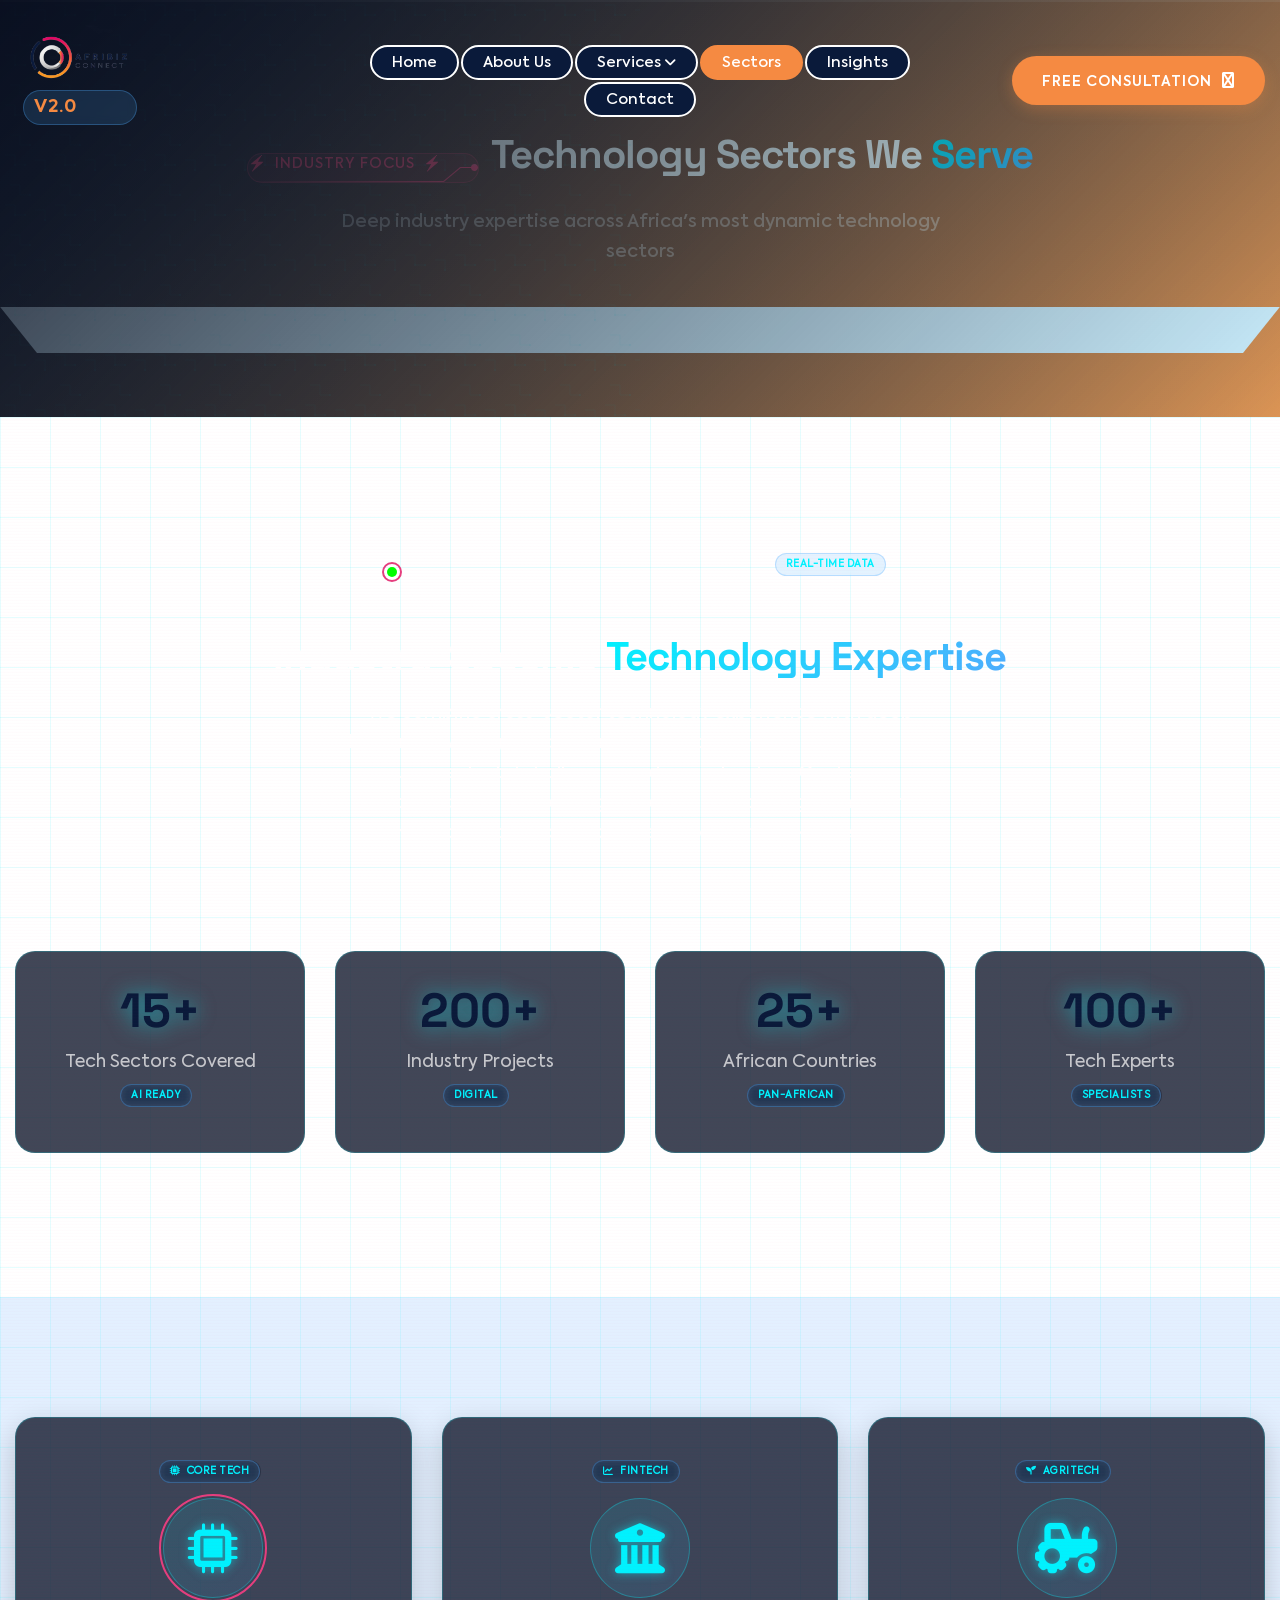
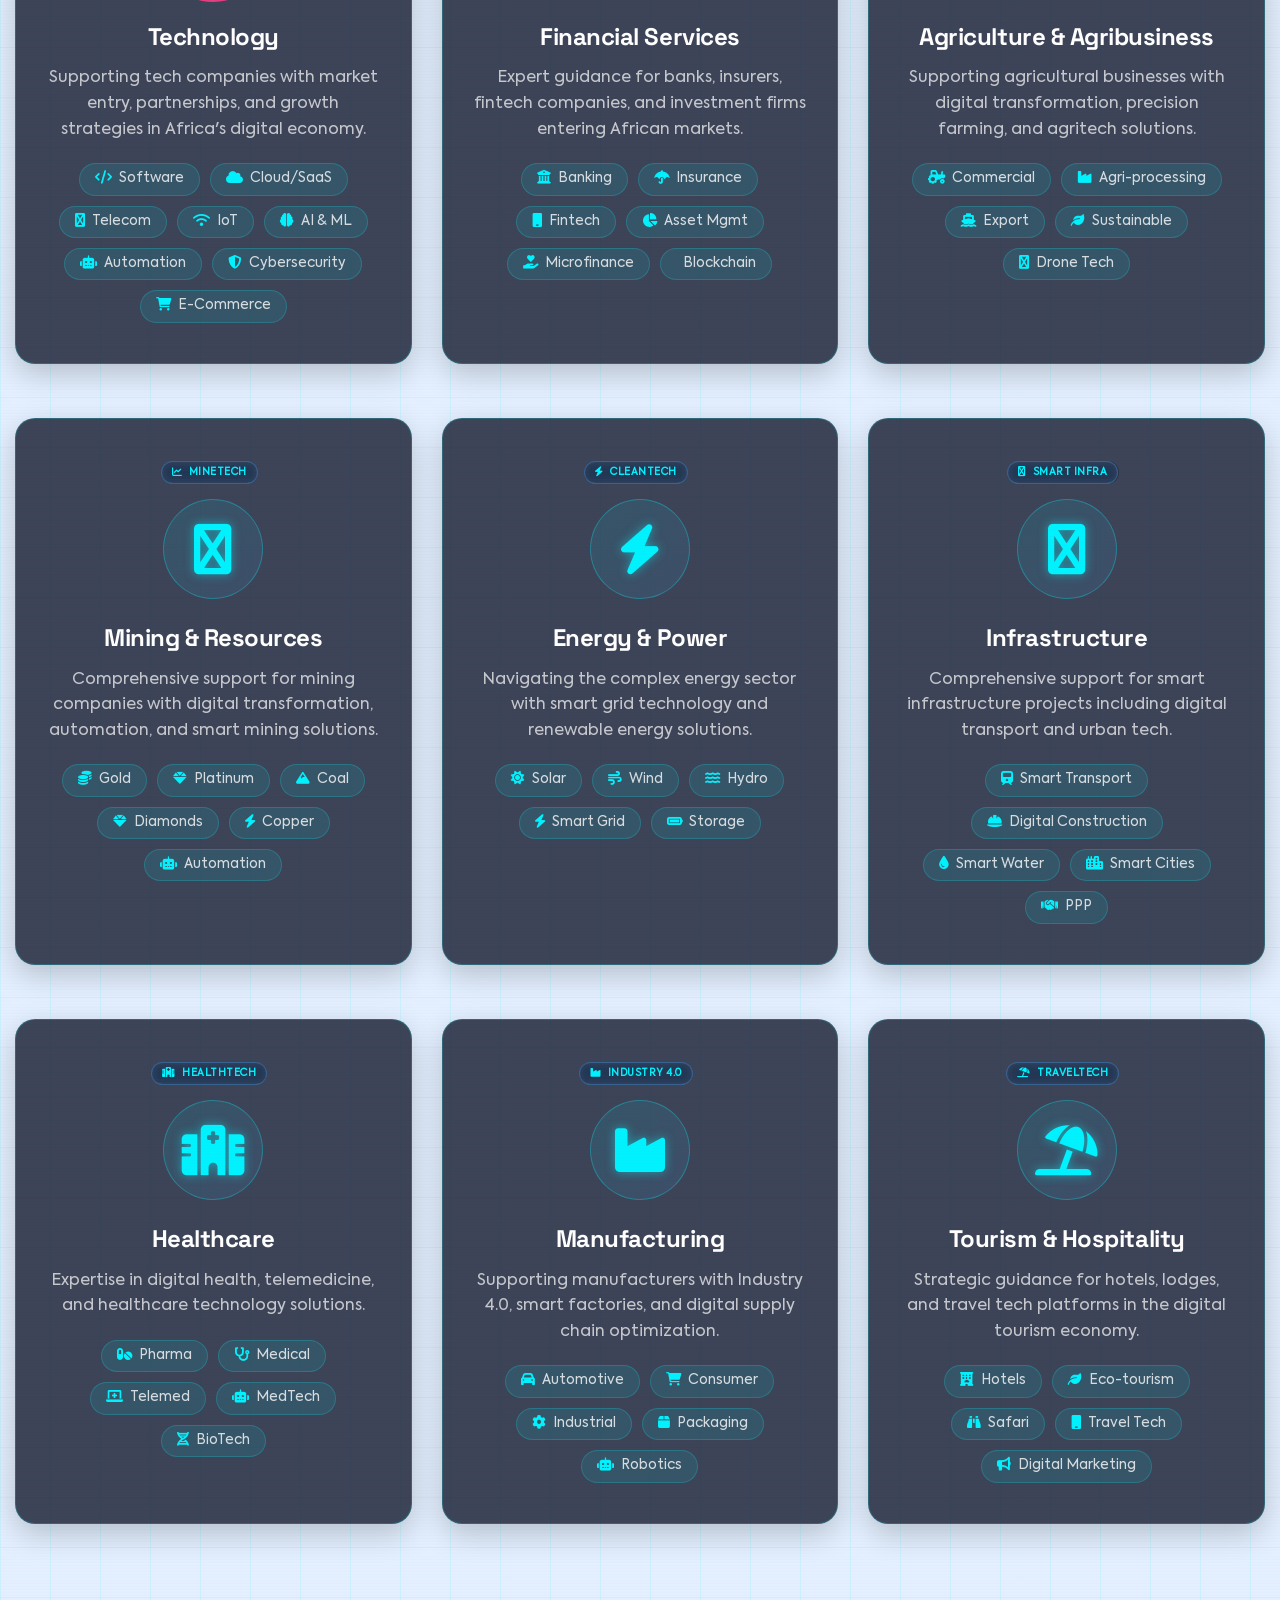
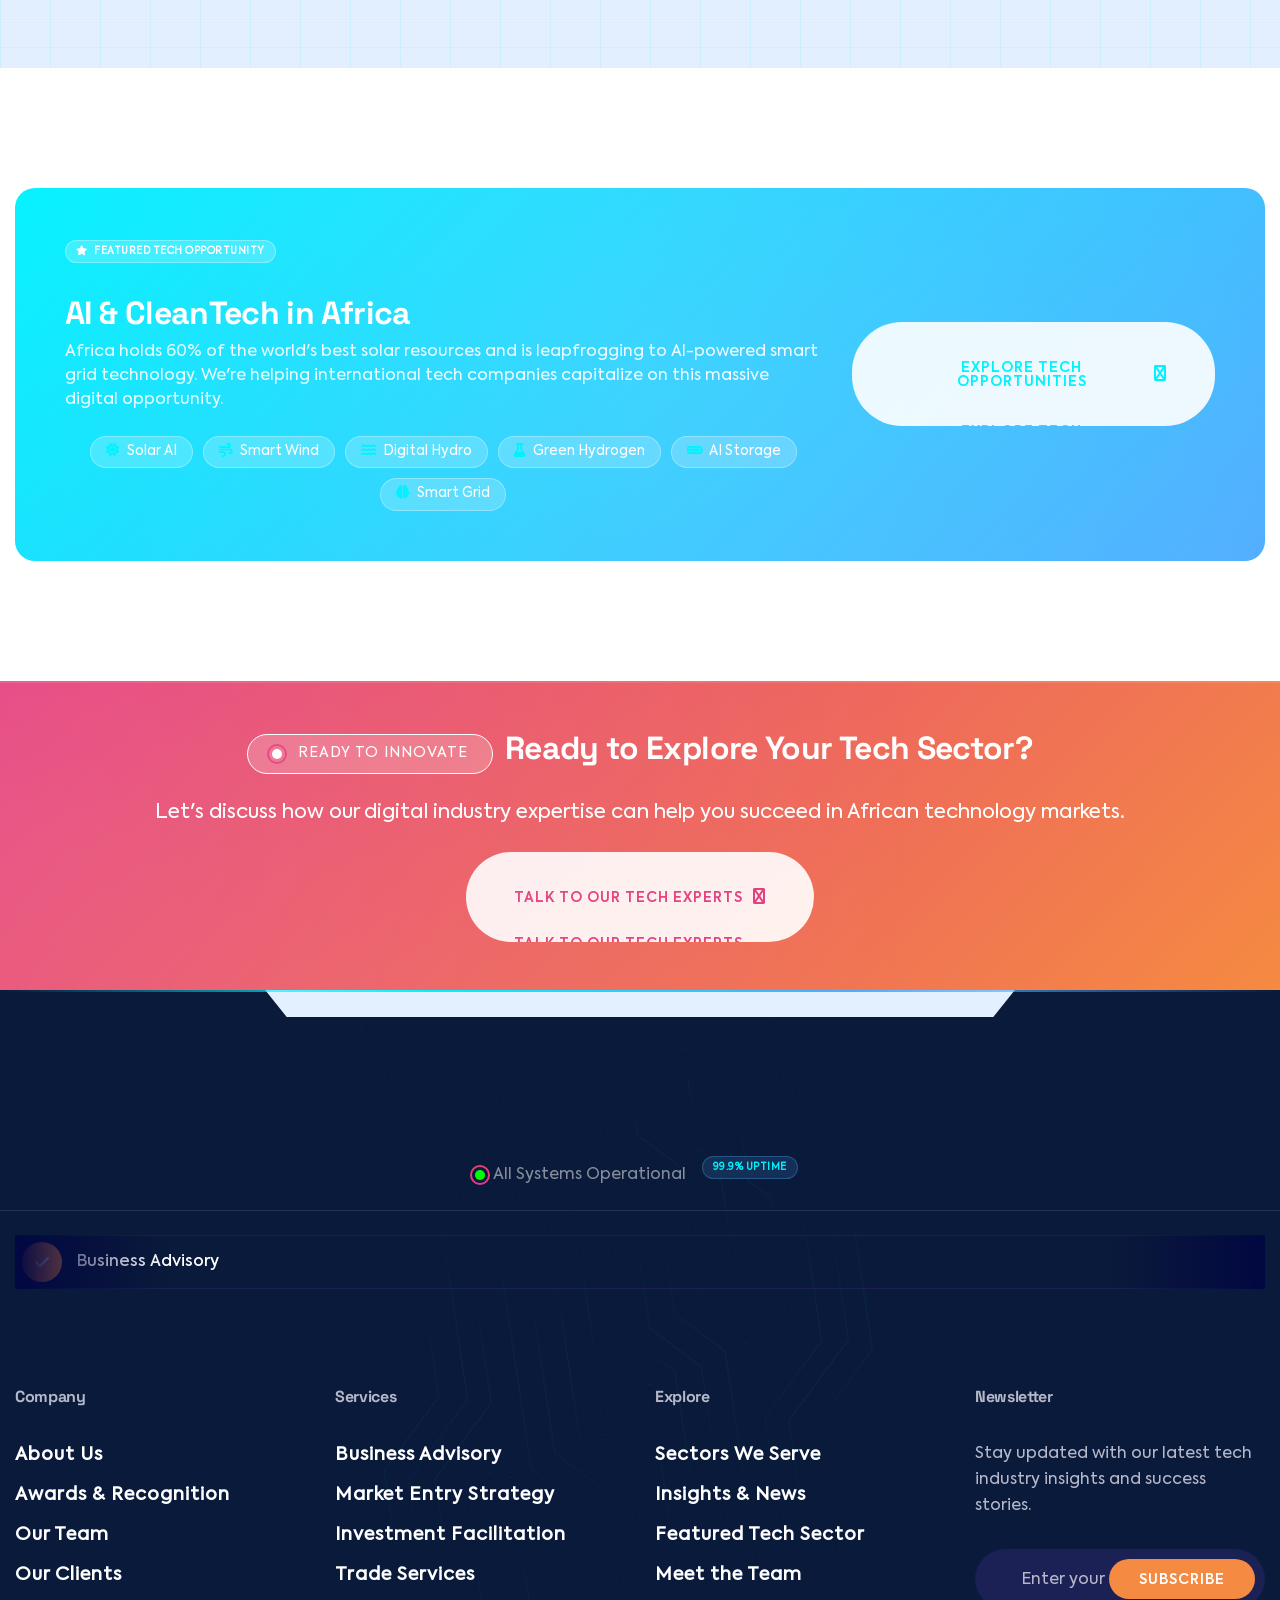
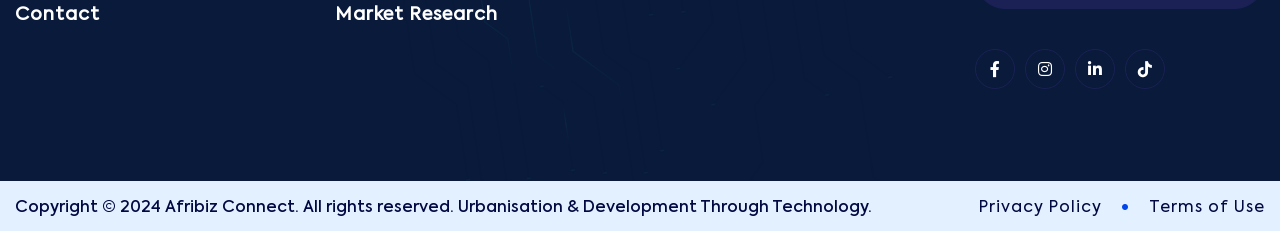
<file: sectors.html>
<!DOCTYPE html>
<html lang="en">
<head>
    <meta charset="utf-8">
    <meta name="viewport" content="width=device-width, initial-scale=1, shrink-to-fit=no">
    <meta http-equiv="x-ua-compatible" content="ie=edge">
    <meta name="description" content="Sectors we serve at Afribiz Connect. Industry expertise across Mining, Financial Services, Agriculture, Energy, Technology, and more in African markets.">
    <meta name="keywords" content="business sectors, African industries, mining, financial services, agriculture, energy, technology, healthcare, infrastructure, tech sectors">
    <title>Sectors We Serve - Afribiz Connect | Technology Industry Expertise</title>
    <link rel="shortcut icon" href="images/logo1.png">

    <!-- Framework - CSS Include -->
    <link rel="stylesheet" type="text/css" href="css/bootstrap.min.css">

    <!-- Icon - CSS Include -->
    <link rel="stylesheet" type="text/css" href="css/fontawesome.css">
    
    <!-- Font Awesome for additional tech icons -->
    <link rel="stylesheet" href="https://cdnjs.cloudflare.com/ajax/libs/font-awesome/6.0.0/css/all.min.css">

    <!-- Animation - CSS Include -->
    <link rel="stylesheet" type="text/css" href="css/animate.min.css">

    <!-- Carousel - CSS Include -->
    <link rel="stylesheet" type="text/css" href="css/swiper-bundle.min.css">

    <!-- Video & Image Popup - CSS Include -->
    <link rel="stylesheet" type="text/css" href="css/magnific-popup.min.css">

    <!-- Counter - CSS Include -->
    <link rel="stylesheet" type="text/css" href="css/odometer.min.css">

    <!-- Custom - CSS Include -->
    <link rel="stylesheet" type="text/css" href="css/style.css">
    
    <!-- Tech Font - Google Fonts -->
    <link rel="preconnect" href="https://fonts.googleapis.com">
    <link rel="preconnect" href="https://fonts.gstatic.com" crossorigin>
    <link href="https://fonts.googleapis.com/css2?family=Space+Grotesk:wght@300;400;500;600;700&display=swap" rel="stylesheet">
    
    <style>
        /* IT Company Tech Styling - Matching homepage */
        :root {
            --primary-glow: #00f2fe;
            --secondary-glow: #4facfe;
            --dark-bg: #0a0f1e;
            --card-bg: rgba(18, 25, 45, 0.8);
            --grid-color: rgba(0, 242, 254, 0.1);
            --brand-pink: #E53E7E;
            --brand-orange: #F58A42;
        }

        /* Matrix/Rain Code Background */
        .matrix-bg {
            position: relative;
            overflow: hidden;
        }

        .matrix-bg::before {
            content: "";
            position: absolute;
            top: 0;
            left: 0;
            right: 0;
            bottom: 0;
            background: linear-gradient(45deg, 
                rgba(0,242,254,0.05) 0%, 
                rgba(79,172,254,0.05) 100%);
            background-size: 50px 50px;
            background-image: 
                linear-gradient(to right, var(--grid-color) 1px, transparent 1px),
                linear-gradient(to bottom, var(--grid-color) 1px, transparent 1px);
            pointer-events: none;
            z-index: 0;
        }

        /* Circuit Pattern Overlay */
        .circuit-overlay-left {
            position: absolute;
            top: 0;
            left: 0;
            width: 50%;
            height: 100%;
            background-image: url('data:image/svg+xml;utf8,<svg xmlns="http://www.w3.org/2000/svg" viewBox="0 0 100 100" opacity="0.1"><path d="M10 10 L30 10 L30 30 L50 30 M70 20 L90 20 L90 40 M20 70 L40 70 L40 90 L60 90" stroke="%2300f2fe" fill="none" stroke-width="1"/><circle cx="30" cy="30" r="2" fill="%2300f2fe"/><circle cx="50" cy="30" r="2" fill="%2300f2fe"/><circle cx="90" cy="40" r="2" fill="%2300f2fe"/><circle cx="60" cy="90" r="2" fill="%2300f2fe"/></svg>');
            background-repeat: repeat;
            pointer-events: none;
            z-index: 1;
        }

        /* Scanline Effect */
        .scanline {
            position: relative;
        }

        .scanline::after {
            content: "";
            position: absolute;
            top: 0;
            left: 0;
            width: 100%;
            height: 2px;
            background: rgba(255, 255, 255, 0.1);
            animation: scan 8s linear infinite;
            pointer-events: none;
        }

        @keyframes scan {
            0% { top: -10%; }
            100% { top: 110%; }
        }

        /* Data Stream Animation */
        .data-stream {
            position: relative;
        }

        .data-stream::after {
            content: "";
            position: absolute;
            top: 0;
            left: 0;
            right: 0;
            height: 2px;
            background: linear-gradient(90deg, 
                transparent, 
                var(--primary-glow), 
                var(--secondary-glow), 
                transparent);
            animation: dataFlow 3s linear infinite;
        }

        @keyframes dataFlow {
            0% { transform: translateX(-100%); }
            100% { transform: translateX(100%); }
        }

        /* Glitch Text Effect */
        .glitch-text {
            position: relative;
            animation: glitch 3s infinite;
        }

        @keyframes glitch {
            0%, 100% { transform: translate(0); }
            33% { transform: translate(-2px, 2px); }
            66% { transform: translate(2px, -2px); }
        }

        .gradient-text {
            background: linear-gradient(135deg, var(--primary-glow), var(--secondary-glow));
            -webkit-background-clip: text;
            -webkit-text-fill-color: transparent;
            background-clip: text;
        }

        .gradient-text-pink {
            background: linear-gradient(135deg, var(--brand-pink), var(--brand-orange));
            -webkit-background-clip: text;
            -webkit-text-fill-color: transparent;
            background-clip: text;
        }

        /* Tech Badges */
        .tech-badge {
            background: rgba(0, 242, 254, 0.1);
            border: 1px solid rgba(0, 242, 254, 0.3);
            border-radius: 30px;
            padding: 0.5rem 1.5rem;
            font-size: 0.9rem;
            letter-spacing: 1px;
            display: inline-block;
            margin-right: 0.5rem;
            margin-bottom: 0.5rem;
        }

        .tech-badge-sm {
            background: rgba(79, 172, 254, 0.15);
            border: 1px solid rgba(79, 172, 254, 0.3);
            border-radius: 20px;
            padding: 3px 10px;
            font-size: 10px;
            font-weight: 600;
            color: var(--primary-glow);
            margin-bottom: 15px;
            text-transform: uppercase;
            letter-spacing: 0.5px;
            display: inline-block;
        }

        .tech-badge-sm i {
            margin-right: 4px;
        }

        .tech-badge-pink {
            background: rgba(229, 62, 126, 0.15);
            border: 1px solid rgba(229, 62, 126, 0.3);
            border-radius: 15px;
            padding: 0.2rem 1rem;
            font-size: 0.8rem;
            margin-right: 0.5rem;
            display: inline-block;
            color: var(--brand-pink);
        }

        /* Pulse Animation */
        .pulse-ring {
            animation: pulse 2s infinite;
        }

        @keyframes pulse {
            0% { box-shadow: 0 0 0 0 rgba(0, 242, 254, 0.7); }
            70% { box-shadow: 0 0 0 10px rgba(0, 242, 254, 0); }
            100% { box-shadow: 0 0 0 0 rgba(0, 242, 254, 0); }
        }

        /* Sector Cards - Updated with tech styling */
        .sector_card {
            background: var(--card-bg);
            backdrop-filter: blur(10px);
            border: 1px solid rgba(0, 242, 254, 0.2);
            border-radius: 20px;
            padding: 40px 30px;
            height: 100%;
            transition: all 0.3s ease;
            text-align: center;
            position: relative;
            overflow: hidden;
            box-shadow: 0 10px 30px rgba(0, 0, 0, 0.2);
        }

        .sector_card::before {
            content: "";
            position: absolute;
            top: 0;
            left: -100%;
            width: 100%;
            height: 3px;
            background: linear-gradient(90deg, 
                transparent, 
                var(--primary-glow), 
                var(--secondary-glow), 
                transparent);
            transition: left 0.5s ease;
        }

        .sector_card:hover::before {
            left: 0;
        }

        .sector_card:hover {
            transform: translateY(-10px);
            border-color: rgba(0, 242, 254, 0.4);
            box-shadow: 0 20px 40px rgba(0, 242, 254, 0.2);
        }

        .sector_icon {
            width: 100px;
            height: 100px;
            background: linear-gradient(135deg, rgba(0, 242, 254, 0.1) 0%, rgba(79, 172, 254, 0.1) 100%);
            border-radius: 50%;
            display: flex;
            align-items: center;
            justify-content: center;
            margin: 0 auto 25px;
            border: 1px solid rgba(0, 242, 254, 0.3);
            transition: all 0.3s ease;
        }

        .sector_icon i {
            font-size: 50px;
            color: var(--primary-glow);
            filter: drop-shadow(0 0 5px rgba(0, 242, 254, 0.5));
            transition: all 0.3s ease;
        }

        .sector_card:hover .sector_icon {
            transform: scale(1.1) rotate(5deg);
            border-color: rgba(0, 242, 254, 0.8);
        }

        .sector_card:hover .sector_icon i {
            color: var(--secondary-glow);
        }

        .sector_title {
            font-size: 1.5rem;
            font-weight: 700;
            margin-bottom: 15px;
            color: #fff;
            font-family: 'Space Grotesk', sans-serif;
        }

        .sector_description {
            color: rgba(255, 255, 255, 0.7);
            margin-bottom: 20px;
            line-height: 1.6;
        }

        .sector_tags {
            display: flex;
            flex-wrap: wrap;
            gap: 10px;
            justify-content: center;
        }

        .sector_tag {
            padding: 5px 15px;
            background: rgba(0, 242, 254, 0.1);
            border: 1px solid rgba(0, 242, 254, 0.2);
            border-radius: 30px;
            font-size: 0.85rem;
            color: rgba(255, 255, 255, 0.8);
            transition: all 0.3s ease;
            cursor: default;
        }

        .sector_tag i {
            color: var(--primary-glow);
            margin-right: 4px;
        }

        .sector_tag:hover {
            background: linear-gradient(135deg, var(--primary-glow), var(--secondary-glow));
            color: white;
            transform: scale(1.05) translateY(-2px);
            box-shadow: 0 5px 15px rgba(0, 242, 254, 0.3);
            border-color: transparent;
        }

        .sector_tag:hover i {
            color: white;
        }

        /* Stat Cards - Updated with tech styling */
        .stat_card {
            background: var(--card-bg);
            backdrop-filter: blur(5px);
            border: 1px solid rgba(0, 242, 254, 0.2);
            border-radius: 20px;
            padding: 30px;
            text-align: center;
            transition: all 0.3s ease;
            position: relative;
            overflow: hidden;
            height: 100%;
        }

        .stat_card::before {
            content: "";
            position: absolute;
            top: 0;
            left: -100%;
            width: 100%;
            height: 2px;
            background: linear-gradient(90deg, 
                transparent, 
                var(--primary-glow), 
                var(--secondary-glow), 
                transparent);
            transition: left 0.5s ease;
        }

        .stat_card:hover::before {
            left: 0;
        }

        .stat_card:hover {
            transform: translateY(-5px);
            border-color: rgba(0, 242, 254, 0.4);
            box-shadow: 0 20px 40px rgba(0, 242, 254, 0.2);
        }

        .stat_number {
            font-size: 3rem;
            font-weight: 700;
            color: var(--primary-glow);
            line-height: 1.2;
            margin-bottom: 10px;
            font-family: 'Space Grotesk', sans-serif;
            filter: drop-shadow(0 0 10px rgba(0, 242, 254, 0.5));
        }

        .stat_label {
            font-size: 1.1rem;
            color: rgba(255, 255, 255, 0.7);
            margin-bottom: 0;
        }

        /* Featured Sector - Updated with tech styling */
        .featured_sector {
            background: linear-gradient(135deg, var(--primary-glow), var(--secondary-glow));
            border-radius: 20px;
            padding: 50px;
            color: white;
            position: relative;
            overflow: hidden;
        }

        .featured_sector::before {
            content: '';
            position: absolute;
            top: -50%;
            right: -50%;
            width: 200%;
            height: 200%;
            background: radial-gradient(circle, rgba(255,255,255,0.1) 0%, transparent 70%);
            animation: rotate 30s linear infinite;
        }

        @keyframes rotate {
            from { transform: rotate(0deg); }
            to { transform: rotate(360deg); }
        }

        .featured_sector h3 {
            color: white;
            font-size: 2rem;
            font-weight: 700;
            font-family: 'Space Grotesk', sans-serif;
            position: relative;
            z-index: 2;
        }

        .featured_sector p {
            position: relative;
            z-index: 2;
            color: rgba(255,255,255,0.9);
        }

        .featured_sector .sector_tag {
            background: rgba(255,255,255,0.2);
            color: white;
            border: 1px solid rgba(255,255,255,0.3);
            position: relative;
            z-index: 2;
        }

        .featured_sector .sector_tag:hover {
            background: white;
            color: var(--primary-glow);
            border-color: white;
        }

        .featured_sector .btn-light {
            background: rgba(255, 255, 255, 0.9);
            border: none;
            color: var(--primary-glow);
            font-weight: 600;
            position: relative;
            z-index: 2;
        }

        .featured_sector .btn-light:hover {
            background: white;
            transform: translateY(-2px);
            box-shadow: 0 10px 30px rgba(0, 0, 0, 0.2);
        }

        /* CTA Section - Updated with tech overlay */
        .cta_section {
            background: linear-gradient(135deg, var(--brand-pink) 0%, var(--brand-orange) 100%);
            padding: 80px 0;
            position: relative;
            overflow: hidden;
        }

        .cta_section::before {
            content: '';
            position: absolute;
            top: -50%;
            right: -50%;
            width: 200%;
            height: 200%;
            background: radial-gradient(circle, rgba(255,255,255,0.1) 0%, transparent 70%);
            animation: rotate 30s linear infinite;
        }

        .cta_section .btn-light {
            background: rgba(255, 255, 255, 0.9);
            border: none;
            color: var(--brand-pink);
            font-weight: 600;
            position: relative;
            z-index: 2;
        }

        .cta_section .btn-light:hover {
            background: white;
            transform: translateY(-2px);
            box-shadow: 0 10px 30px rgba(0, 0, 0, 0.2);
        }

        /* Tech Buttons */
        .btn-primary {
            background: linear-gradient(135deg, var(--primary-glow), var(--secondary-glow)) !important;
            border: none !important;
        }

        .btn-primary:hover {
            background: linear-gradient(135deg, var(--secondary-glow), var(--primary-glow)) !important;
            transform: translateY(-2px);
            box-shadow: 0 10px 30px rgba(0, 242, 254, 0.3) !important;
        }

        /* Page Banner Enhancement */
        .page_banner_section {
            position: relative;
        }

        .page_banner_section::before {
            content: "";
            position: absolute;
            top: 0;
            left: 0;
            width: 100%;
            height: 100%;
            background: linear-gradient(135deg, rgba(10, 15, 30, 0.9), rgba(0, 242, 254, 0.1));
            pointer-events: none;
        }

        mark {
            background: linear-gradient(135deg, var(--primary-glow), var(--secondary-glow));
            -webkit-background-clip: text;
            -webkit-text-fill-color: transparent;
            background-clip: text;
        }

        /* System Status Bar */
        .system-status {
            padding: 1rem 0;
            border-bottom: 1px solid rgba(255, 255, 255, 0.1);
        }

        /* Overview Section Text */
        .overview_section .heading_text,
        .overview_section .heading_description {
            color: #fff;
        }

        /* Responsive */
        @media (max-width: 768px) {
            .circuit-overlay-left {
                width: 100%;
                opacity: 0.3;
            }
            
            .sector_card {
                padding: 30px 20px;
            }
            
            .sector_icon {
                width: 80px;
                height: 80px;
            }
            
            .sector_icon i {
                font-size: 40px;
            }
            
            .stat_number {
                font-size: 2.5rem;
            }
            
            .featured_sector {
                padding: 30px;
            }
            
            .featured_sector h3 {
                font-size: 1.5rem;
            }
        }
    </style>
</head>
<body>
    <div class="page_wrapper">
        <!-- Preloader - Start (Updated with tech theme) -->
        <div id="preloader" class="preloader">
            <div class="loader-circle">
                <div class="loader-line-mask">
                    <div class="loader-line"></div>
                </div>
                <div class="loader-logo">
                    <img src="images/logo1.png" alt="Afribiz Connect Logo">
                    <div class="loading-text mt-2">
                        <span class="tech-badge-sm">INITIALIZING</span>
                        <span class="tech-badge-sm">SECTORS.MD</span>
                    </div>
                </div>
            </div>
        </div>
        <!-- Preloader - End -->

        <!-- Back To Top - Start -->
        <div class="backtotop">
            <a href="#" class="scroll">
                <i class="fa-solid fa-arrow-up"></i>
            </a>
        </div>
        <!-- Back To Top - End -->

        <!-- Site Header - Start (Updated with tech button) -->
        <header class="site_header site_header_2">
            <div class="header_bottom stricky">
                <div class="container">
                    <div class="row align-items-center">
                        <div class="col-lg-3 col-5">
                            <div class="site_logo">
                                <a class="site_link" href="index.html">
                                    <img src="images/logo1.png" alt="Afribiz Connect – IT Solutions & Technology">
                                    <span class="logo-badge tech-badge-sm ms-2">v2.0</span>
                                </a>
                            </div>
                        </div>
                        <div class="col-lg-6 col-2">
                            <nav class="main_menu navbar navbar-expand-lg">
                                <div class="main_menu_inner collapse navbar-collapse justify-content-lg-center" id="main_menu_dropdown">
                                    <ul class="main_menu_list unordered_list justify-content-center">
                                        <li>
                                            <a class="nav-link" href="index.html">Home</a>
                                        </li>
                                        <li>
                                            <a class="nav-link" href="about.html">About Us</a>
                                        </li>
                                        <li class="dropdown">
                                            <a class="nav-link" href="#" id="services_submenu" role="button" data-bs-toggle="dropdown" aria-expanded="false">
                                                Services
                                            </a>
                                            <ul class="dropdown-menu" aria-labelledby="services_submenu">
                                                <li><a href="business-advisory.html">Business Advisory</a></li>
                                                <li><a href="market-entry.html">Market Entry Strategy</a></li>
                                                <li><a href="investment.html">Investment Facilitation</a></li>
                                                <li><a href="trade-services.html">Trade Services</a></li>
                                                <li><a href="research.html">Market Research</a></li>
                                            </ul>
                                        </li>
                                        <li class="active">
                                            <a class="nav-link" href="sectors.html">Sectors</a>
                                        </li>
                                        <li>
                                            <a class="nav-link" href="insights.html">Insights</a>
                                        </li>
                                        <li>
                                            <a class="nav-link" href="contact.html">Contact</a>
                                        </li>
                                    </ul>
                                </div>
                            </nav>
                        </div>
                        <div class="col-lg-3 col-5">
                            <ul class="header_btns_group unordered_list justify-content-end">
                                <li>
                                    <button class="mobile_menu_btn" type="button" data-bs-toggle="collapse" data-bs-target="#main_menu_dropdown" aria-expanded="false" aria-label="Toggle navigation">
                                        <i class="far fa-bars"></i>
                                    </button>
                                </li>
                                <li>
                                    <a class="btn btn-primary ripple-effect tech-btn" href="contact.html">
                                        <span class="btn_label" data-text="Free Consultation">Free Consultation</span>
                                        <span class="btn_icon">
                                            <i class="fa-solid fa-arrow-up-right"></i>
                                        </span>
                                    </a>
                                </li>
                            </ul>
                        </div>
                    </div>
                </div>
            </div>
        </header>
        <!-- Site Header - End -->

        <!-- Page Banner - Start (Enhanced with tech elements) -->
        <section class="page_banner_section bg-dark section_decoration scanline" style="background-image: url('images/bg_image_2.webp');">
            <div class="container">
                <div class="row">
                    <div class="col-12 text-center fade-up">
                        <div class="heading_block text-white">
                            <div class="heading_focus_text has_underline text-white d-inline-flex tech-badge" style="background-image: url('images/shape_title_under_line.svg');">
                                <span class="ai-pulse">⚡</span> Industry Focus <span class="ai-pulse">⚡</span>
                            </div>
                            <h1 class="heading_text text-white mb-0 glitch">
                                Technology Sectors We <mark class="gradient-text">Serve</mark>
                            </h1>
                            <p class="heading_description text-white-50">
                                Deep industry expertise across Africa's most dynamic technology sectors
                            </p>
                        </div>
                    </div>
                </div>
            </div>
            <!-- Circuit overlay -->
            <div class="circuit-overlay-left"></div>
            <div class="decoration_item shape_image_1">
                <img src="images/shape_space_2.svg" alt="Decorative Shape">
            </div>
        </section>
        <!-- Page Banner - End -->

        <!-- Overview Section - Start (Enhanced with tech styling) -->
        <section class="overview_section section_space matrix-bg">
            <div class="container">
                <!-- System Status (Tech addition) -->
                <div class="system-status mb-4">
                    <div class="d-flex align-items-center justify-content-center">
                        <span class="pulse-ring me-2" style="width: 10px; height: 10px; background: #00ff00; border-radius: 50%; display: inline-block;"></span>
                        <span class="text-white-50">Sector Intelligence: All Systems Operational</span>
                        <span class="tech-badge-sm ms-3">REAL-TIME DATA</span>
                    </div>
                </div>

                <div class="row">
                    <div class="col-lg-8 mx-auto text-center">
                        <div class="heading_block fade-up">
                            <h2 class="heading_text">
                                Industry-Specific <mark class="gradient-text">Technology Expertise</mark>
                            </h2>
                            <p class="heading_description">
                                We combine cross-sector technology experience with deep domain knowledge to deliver tailored solutions for each industry's unique digital challenges and opportunities. Our team understands the tech regulatory landscape, digital market dynamics, and success factors across Africa's key sectors.
                            </p>
                        </div>
                    </div>
                </div>

                <!-- Key Statistics -->
                <div class="row mt-5 stagger-fade">
                    <div class="col-lg-3 col-md-6 mb-4">
                        <div class="stat_card">
                            <div class="stat_number counter-number" data-count="15">15+</div>
                            <p class="stat_label">Tech Sectors Covered</p>
                            <span class="tech-badge-sm mt-2">AI READY</span>
                        </div>
                    </div>
                    <div class="col-lg-3 col-md-6 mb-4">
                        <div class="stat_card">
                            <div class="stat_number counter-number" data-count="200">200+</div>
                            <p class="stat_label">Industry Projects</p>
                            <span class="tech-badge-sm mt-2">DIGITAL</span>
                        </div>
                    </div>
                    <div class="col-lg-3 col-md-6 mb-4">
                        <div class="stat_card">
                            <div class="stat_number counter-number" data-count="25">25+</div>
                            <p class="stat_label">African Countries</p>
                            <span class="tech-badge-sm mt-2">PAN-AFRICAN</span>
                        </div>
                    </div>
                    <div class="col-lg-3 col-md-6 mb-4">
                        <div class="stat_card">
                            <div class="stat_number counter-number" data-count="100">100+</div>
                            <p class="stat_label">Tech Experts</p>
                            <span class="tech-badge-sm mt-2">SPECIALISTS</span>
                        </div>
                    </div>
                </div>
            </div>
        </section>
        <!-- Overview Section - End -->

        <!-- Sectors Grid - Start (Enhanced with tech cards) -->
        <section class="sectors_grid_section section_space bg-light matrix-bg">
            <div class="container">
                <div class="row stagger-fade">
                    <!-- Technology (Now first - prioritized) -->
                    <div class="col-lg-4 col-md-6 mb-4">
                        <div class="sector_card">
                            <span class="tech-badge-sm"><i class="fa-solid fa-microchip"></i> CORE TECH</span>
                            <div class="sector_icon pulse-ring">
                                <i class="fa-solid fa-microchip"></i>
                            </div>
                            <h3 class="sector_title">Technology</h3>
                            <p class="sector_description">Supporting tech companies with market entry, partnerships, and growth strategies in Africa's digital economy.</p>
                            <div class="sector_tags">
                                <span class="sector_tag"><i class="fa-solid fa-code"></i> Software</span>
                                <span class="sector_tag"><i class="fa-solid fa-cloud"></i> Cloud/SaaS</span>
                                <span class="sector_tag"><i class="fa-solid fa-tower-cell"></i> Telecom</span>
                                <span class="sector_tag"><i class="fa-solid fa-wifi"></i> IoT</span>
                                <span class="sector_tag"><i class="fa-solid fa-brain"></i> AI & ML</span>
                                <span class="sector_tag"><i class="fa-solid fa-robot"></i> Automation</span>
                                <span class="sector_tag"><i class="fa-solid fa-shield"></i> Cybersecurity</span>
                                <span class="sector_tag"><i class="fa-solid fa-cart-shopping"></i> E-Commerce</span>
                            </div>
                        </div>
                    </div>

                    <!-- Financial Services -->
                    <div class="col-lg-4 col-md-6 mb-4">
                        <div class="sector_card">
                            <span class="tech-badge-sm"><i class="fa-solid fa-chart-line"></i> FINTECH</span>
                            <div class="sector_icon">
                                <i class="fa-solid fa-building-columns"></i>
                            </div>
                            <h3 class="sector_title">Financial Services</h3>
                            <p class="sector_description">Expert guidance for banks, insurers, fintech companies, and investment firms entering African markets.</p>
                            <div class="sector_tags">
                                <span class="sector_tag"><i class="fa-solid fa-bank"></i> Banking</span>
                                <span class="sector_tag"><i class="fa-solid fa-umbrella"></i> Insurance</span>
                                <span class="sector_tag"><i class="fa-solid fa-mobile"></i> Fintech</span>
                                <span class="sector_tag"><i class="fa-solid fa-chart-pie"></i> Asset Mgmt</span>
                                <span class="sector_tag"><i class="fa-solid fa-hand-holding-heart"></i> Microfinance</span>
                                <span class="sector_tag"><i class="fa-solid fa-blockchain"></i> Blockchain</span>
                            </div>
                        </div>
                    </div>

                    <!-- Agriculture & Agribusiness -->
                    <div class="col-lg-4 col-md-6 mb-4">
                        <div class="sector_card">
                            <span class="tech-badge-sm"><i class="fa-solid fa-seedling"></i> AGRITECH</span>
                            <div class="sector_icon">
                                <i class="fa-solid fa-tractor"></i>
                            </div>
                            <h3 class="sector_title">Agriculture & Agribusiness</h3>
                            <p class="sector_description">Supporting agricultural businesses with digital transformation, precision farming, and agritech solutions.</p>
                            <div class="sector_tags">
                                <span class="sector_tag"><i class="fa-solid fa-tractor"></i> Commercial</span>
                                <span class="sector_tag"><i class="fa-solid fa-industry"></i> Agri-processing</span>
                                <span class="sector_tag"><i class="fa-solid fa-ship"></i> Export</span>
                                <span class="sector_tag"><i class="fa-solid fa-leaf"></i> Sustainable</span>
                                <span class="sector_tag"><i class="fa-solid fa-drone"></i> Drone Tech</span>
                            </div>
                        </div>
                    </div>

                    <!-- Mining & Resources -->
                    <div class="col-lg-4 col-md-6 mb-4">
                        <div class="sector_card">
                            <span class="tech-badge-sm"><i class="fa-solid fa-chart-line"></i> MINETECH</span>
                            <div class="sector_icon">
                                <i class="fa-solid fa-truck-front"></i>
                            </div>
                            <h3 class="sector_title">Mining & Resources</h3>
                            <p class="sector_description">Comprehensive support for mining companies with digital transformation, automation, and smart mining solutions.</p>
                            <div class="sector_tags">
                                <span class="sector_tag"><i class="fa-solid fa-coins"></i> Gold</span>
                                <span class="sector_tag"><i class="fa-solid fa-gem"></i> Platinum</span>
                                <span class="sector_tag"><i class="fa-solid fa-mountain"></i> Coal</span>
                                <span class="sector_tag"><i class="fa-solid fa-gem"></i> Diamonds</span>
                                <span class="sector_tag"><i class="fa-solid fa-bolt"></i> Copper</span>
                                <span class="sector_tag"><i class="fa-solid fa-robot"></i> Automation</span>
                            </div>
                        </div>
                    </div>

                    <!-- Energy & Power -->
                    <div class="col-lg-4 col-md-6 mb-4">
                        <div class="sector_card">
                            <span class="tech-badge-sm"><i class="fa-solid fa-bolt"></i> CLEANTECH</span>
                            <div class="sector_icon">
                                <i class="fa-solid fa-bolt"></i>
                            </div>
                            <h3 class="sector_title">Energy & Power</h3>
                            <p class="sector_description">Navigating the complex energy sector with smart grid technology and renewable energy solutions.</p>
                            <div class="sector_tags">
                                <span class="sector_tag"><i class="fa-solid fa-sun"></i> Solar</span>
                                <span class="sector_tag"><i class="fa-solid fa-wind"></i> Wind</span>
                                <span class="sector_tag"><i class="fa-solid fa-water"></i> Hydro</span>
                                <span class="sector_tag"><i class="fa-solid fa-bolt"></i> Smart Grid</span>
                                <span class="sector_tag"><i class="fa-solid fa-battery-full"></i> Storage</span>
                            </div>
                        </div>
                    </div>

                    <!-- Infrastructure -->
                    <div class="col-lg-4 col-md-6 mb-4">
                        <div class="sector_card">
                            <span class="tech-badge-sm"><i class="fa-solid fa-bridge"></i> SMART INFRA</span>
                            <div class="sector_icon">
                                <i class="fa-solid fa-bridge"></i>
                            </div>
                            <h3 class="sector_title">Infrastructure</h3>
                            <p class="sector_description">Comprehensive support for smart infrastructure projects including digital transport and urban tech.</p>
                            <div class="sector_tags">
                                <span class="sector_tag"><i class="fa-solid fa-train"></i> Smart Transport</span>
                                <span class="sector_tag"><i class="fa-solid fa-helmet-safety"></i> Digital Construction</span>
                                <span class="sector_tag"><i class="fa-solid fa-droplet"></i> Smart Water</span>
                                <span class="sector_tag"><i class="fa-solid fa-city"></i> Smart Cities</span>
                                <span class="sector_tag"><i class="fa-solid fa-handshake"></i> PPP</span>
                            </div>
                        </div>
                    </div>

                    <!-- Healthcare -->
                    <div class="col-lg-4 col-md-6 mb-4">
                        <div class="sector_card">
                            <span class="tech-badge-sm"><i class="fa-solid fa-hospital"></i> HEALTHTECH</span>
                            <div class="sector_icon">
                                <i class="fa-solid fa-hospital"></i>
                            </div>
                            <h3 class="sector_title">Healthcare</h3>
                            <p class="sector_description">Expertise in digital health, telemedicine, and healthcare technology solutions.</p>
                            <div class="sector_tags">
                                <span class="sector_tag"><i class="fa-solid fa-pills"></i> Pharma</span>
                                <span class="sector_tag"><i class="fa-solid fa-stethoscope"></i> Medical</span>
                                <span class="sector_tag"><i class="fa-solid fa-laptop-medical"></i> Telemed</span>
                                <span class="sector_tag"><i class="fa-solid fa-robot"></i> MedTech</span>
                                <span class="sector_tag"><i class="fa-solid fa-dna"></i> BioTech</span>
                            </div>
                        </div>
                    </div>

                    <!-- Manufacturing -->
                    <div class="col-lg-4 col-md-6 mb-4">
                        <div class="sector_card">
                            <span class="tech-badge-sm"><i class="fa-solid fa-industry"></i> INDUSTRY 4.0</span>
                            <div class="sector_icon">
                                <i class="fa-solid fa-industry"></i>
                            </div>
                            <h3 class="sector_title">Manufacturing</h3>
                            <p class="sector_description">Supporting manufacturers with Industry 4.0, smart factories, and digital supply chain optimization.</p>
                            <div class="sector_tags">
                                <span class="sector_tag"><i class="fa-solid fa-car"></i> Automotive</span>
                                <span class="sector_tag"><i class="fa-solid fa-cart-shopping"></i> Consumer</span>
                                <span class="sector_tag"><i class="fa-solid fa-gear"></i> Industrial</span>
                                <span class="sector_tag"><i class="fa-solid fa-box"></i> Packaging</span>
                                <span class="sector_tag"><i class="fa-solid fa-robot"></i> Robotics</span>
                            </div>
                        </div>
                    </div>

                    <!-- Tourism & Hospitality -->
                    <div class="col-lg-4 col-md-6 mb-4">
                        <div class="sector_card">
                            <span class="tech-badge-sm"><i class="fa-solid fa-umbrella-beach"></i> TRAVELTECH</span>
                            <div class="sector_icon">
                                <i class="fa-solid fa-umbrella-beach"></i>
                            </div>
                            <h3 class="sector_title">Tourism & Hospitality</h3>
                            <p class="sector_description">Strategic guidance for hotels, lodges, and travel tech platforms in the digital tourism economy.</p>
                            <div class="sector_tags">
                                <span class="sector_tag"><i class="fa-solid fa-hotel"></i> Hotels</span>
                                <span class="sector_tag"><i class="fa-solid fa-leaf"></i> Eco-tourism</span>
                                <span class="sector_tag"><i class="fa-solid fa-binoculars"></i> Safari</span>
                                <span class="sector_tag"><i class="fa-solid fa-mobile"></i> Travel Tech</span>
                                <span class="sector_tag"><i class="fa-solid fa-bullhorn"></i> Digital Marketing</span>
                            </div>
                        </div>
                    </div>
                </div>
            </div>
        </section>
        <!-- Sectors Grid - End -->

        <!-- Featured Sector - Start (Enhanced with tech styling) -->
        <section class="featured_sector_section section_space">
            <div class="container">
                <div class="featured_sector">
                    <div class="row align-items-center">
                        <div class="col-lg-8 fade-up">
                            <span class="tech-badge-sm" style="background: rgba(255,255,255,0.2); color: white; border-color: rgba(255,255,255,0.3);"><i class="fa-solid fa-star"></i> FEATURED TECH OPPORTUNITY</span>
                            <h3 class="mt-3">AI & CleanTech in Africa</h3>
                            <p class="mb-4">Africa holds 60% of the world's best solar resources and is leapfrogging to AI-powered smart grid technology. We're helping international tech companies capitalize on this massive digital opportunity.</p>
                            <div class="sector_tags">
                                <span class="sector_tag"><i class="fa-solid fa-sun"></i> Solar AI</span>
                                <span class="sector_tag"><i class="fa-solid fa-wind"></i> Smart Wind</span>
                                <span class="sector_tag"><i class="fa-solid fa-water"></i> Digital Hydro</span>
                                <span class="sector_tag"><i class="fa-solid fa-flask"></i> Green Hydrogen</span>
                                <span class="sector_tag"><i class="fa-solid fa-battery-full"></i> AI Storage</span>
                                <span class="sector_tag"><i class="fa-solid fa-brain"></i> Smart Grid</span>
                            </div>
                        </div>
                        <div class="col-lg-4 text-lg-end mt-4 mt-lg-0 fade-up">
                            <a href="contact.html" class="btn btn-light btn-lg px-5 py-3 ripple-effect">
                                <span class="btn_label" data-text="Explore Tech Opportunities">Explore Tech Opportunities</span>
                                <span class="btn_icon">
                                    <i class="fa-solid fa-arrow-up-right"></i>
                                </span>
                            </a>
                        </div>
                    </div>
                </div>
            </div>
        </section>
        <!-- Featured Sector - End -->

        <!-- Call to Action - Start (Enhanced with tech elements) -->
        <section class="cta_section py-5 scanline">
            <div class="container text-center">
                <div class="fade-up">
                    <div class="tech-badge d-inline-flex mb-4" style="background: rgba(255,255,255,0.2); color: white; border-color: white;">
                        <span class="pulse-ring me-2" style="width: 10px; height: 10px; background: white; border-radius: 50%; display: inline-block;"></span>
                        READY TO INNOVATE
                    </div>
                    <h2 class="text-white mb-4 glitch">Ready to Explore Your Tech Sector?</h2>
                    <p class="text-white mb-4 fs-5">Let's discuss how our digital industry expertise can help you succeed in African technology markets.</p>
                    <a href="contact.html" class="btn btn-light btn-lg px-5 py-3 ripple-effect">
                        <span class="btn_label" data-text="Talk to Our Tech Experts">Talk to Our Tech Experts</span>
                        <span class="btn_icon">
                            <i class="fa-solid fa-arrow-up-right"></i>
                        </span>
                    </a>
                </div>
            </div>
        </section>
        <!-- Call to Action - End -->

        <!-- Site Footer - Start (Enhanced with tech elements) -->
        <footer class="site_footer footer_layout_2 section_decoration data-stream" style="background-image: url('images/bg_pattern_3.svg');">
            <!-- System Status -->
            <div class="system-status mb-4">
                <div class="d-flex align-items-center justify-content-center">
                    <span class="pulse-ring me-2" style="width: 10px; height: 10px; background: #00ff00; border-radius: 50%; display: inline-block;"></span>
                    <span class="text-white-50">All Systems Operational</span>
                    <span class="tech-badge-sm ms-3">99.9% Uptime</span>
                </div>
            </div>
            
            <div class="decoration_item shape_image_1">
                <img src="images/shape_space_2.svg" alt="Decorative Shape">
            </div>
            <div class="container">
                <!-- Service Pill Carousel -->
                <div class="service_pill_carousel swiper">
                    <div class="swiper-wrapper">
                        <div class="swiper-slide">
                            <a class="service_pill_block" href="business-advisory.html">
                                <i class="fa-solid fa-check"></i>
                                <span>Business Advisory</span>
                            </a>
                        </div>
                        <div class="swiper-slide">
                            <a class="service_pill_block" href="market-entry.html">
                                <i class="fa-solid fa-check"></i>
                                <span>Market Entry</span>
                            </a>
                        </div>
                        <div class="swiper-slide">
                            <a class="service_pill_block" href="investment.html">
                                <i class="fa-solid fa-check"></i>
                                <span>Investment</span>
                            </a>
                        </div>
                        <div class="swiper-slide">
                            <a class="service_pill_block" href="trade-services.html">
                                <i class="fa-solid fa-check"></i>
                                <span>Trade Services</span>
                            </a>
                        </div>
                        <div class="swiper-slide">
                            <a class="service_pill_block" href="research.html">
                                <i class="fa-solid fa-check"></i>
                                <span>Market Research</span>
                            </a>
                        </div>
                        <div class="swiper-slide">
                            <a class="service_pill_block" href="sectors.html">
                                <i class="fa-solid fa-check"></i>
                                <span>Sectors</span>
                            </a>
                        </div>
                        <div class="swiper-slide">
                            <a class="service_pill_block" href="insights.html">
                                <i class="fa-solid fa-check"></i>
                                <span>Insights</span>
                            </a>
                        </div>
                    </div>
                </div>
                
                <!-- Footer Main Content -->
                <div class="footer_main_content">
                    <div class="row stagger-fade">
                        <div class="col-lg-3 col-md-6">
                            <div class="footer_widget">
                                <h3 class="footer_info_title">Company</h3>
                                <ul class="icon_list unordered_list_block">
                                    <li><a href="about.html">About Us</a></li>
                                    <li><a href="about.html#awards">Awards & Recognition</a></li>
                                    <li><a href="about.html#team">Our Team</a></li>
                                    <li><a href="index.html#clients">Our Clients</a></li>
                                    <li><a href="contact.html">Contact</a></li>
                                </ul>
                            </div>
                        </div>
                        
                        <div class="col-lg-3 col-md-6">
                            <div class="footer_widget">
                                <h3 class="footer_info_title">Services</h3>
                                <ul class="icon_list unordered_list_block">
                                    <li><a href="business-advisory.html">Business Advisory</a></li>
                                    <li><a href="market-entry.html">Market Entry Strategy</a></li>
                                    <li><a href="investment.html">Investment Facilitation</a></li>
                                    <li><a href="trade-services.html">Trade Services</a></li>
                                    <li><a href="research.html">Market Research</a></li>
                                </ul>
                            </div>
                        </div>
                        
                        <div class="col-lg-3 col-md-6">
                            <div class="footer_widget">
                                <h3 class="footer_info_title">Explore</h3>
                                <ul class="icon_list unordered_list_block">
                                    <li><a href="sectors.html">Sectors We Serve</a></li>
                                    <li><a href="insights.html">Insights & News</a></li>
                                    <li><a href="#featured">Featured Tech Sector</a></li>
                                    <li><a href="about.html#team">Meet the Team</a></li>
                                </ul>
                            </div>
                        </div>
                        
                        <div class="col-lg-3 col-md-6">
                            <div class="footer_widget">
                                <h3 class="footer_info_title">Newsletter</h3>
                                <p>Stay updated with our latest tech industry insights and success stories.</p>
                                <form class="footer_newslatter_2" action="#" method="POST">
                                    <input type="email" name="email" placeholder="Enter your email" required>
                                    <button type="submit">Subscribe</button>
                                </form>
                                <ul class="social_icons_block unordered_list mt-3">
                                    <li><a href="https://www.facebook.com/afribizconnect" target="_blank"><i class="fa-brands fa-facebook-f"></i></a></li>
                                    <li><a href="https://www.instagram.com/afribizconnect_/" target="_blank"><i class="fa-brands fa-instagram"></i></a></li>
                                    <li><a href="https://www.linkedin.com/company/afribiz-connect1/" target="_blank"><i class="fa-brands fa-linkedin-in"></i></a></li>
                                    <li><a href="https://www.tiktok.com/@afribiz.connect?lang=en-GB" target="_blank"><i class="fa-brands fa-tiktok"></i></a></li>
                                </ul>
                            </div>
                        </div>
                    </div>
                </div>
            </div>
            
            <!-- Footer Bottom -->
            <div class="footer_bottom" style="background-image: url('images/shape_space_6.svg');">
                <div class="container d-md-flex align-items-md-center justify-content-md-between">
                    <p class="copyright_text m-0">
                        Copyright © 2024 Afribiz Connect. All rights reserved. Urbanisation & Development Through Technology.
                    </p>
                    <ul class="icon_list unordered_list">
                        <li>
                            <a href="privacy.html">
                                <span class="icon_list_icon">
                                    <i class="fa-solid fa-circle"></i>
                                </span>
                                <span class="icon_list_text">Privacy Policy</span>
                            </a>
                        </li>
                        <li>
                            <a href="terms.html">
                                <span class="icon_list_icon">
                                    <i class="fa-solid fa-circle"></i>
                                </span>
                                <span class="icon_list_text">Terms of Use</span>
                            </a>
                        </li>
                    </ul>
                </div>
            </div>
        </footer>
        <!-- Site Footer - End -->
    </div>

    <!-- Scripts -->
    <script src="js/jquery.min.js"></script>
    <script src="js/popper.min.js"></script>
    <script src="js/bootstrap.min.js"></script>
    <script src="js/bootstrap-dropdown-ml-hack.min.js"></script>
    <script src="js/swiper-bundle.min.js"></script>
    <script src="js/parallaxie.js"></script>
    <script src="js/parallax-scroll.js"></script>
    <script src="js/wow.min.js"></script>
    <script src="js/appear.min.js"></script>
    <script src="js/odometer.min.js"></script>
    <script src="js/main.js"></script>
    
    <!-- Tech Effects Script -->
    <script>
    document.addEventListener('DOMContentLoaded', function() {
        // Counter animation for stats
        const counters = document.querySelectorAll('.counter-number');
        counters.forEach(counter => {
            const count = counter.getAttribute('data-count');
            if (count) {
                setTimeout(() => {
                    counter.innerHTML = count + (counter.innerHTML.includes('+') ? '+' : '');
                }, 500);
            }
        });
        
        // Add random tech "noise" to cards on hover
        const cards = document.querySelectorAll('.sector_card, .stat_card, .sector_tag');
        cards.forEach(card => {
            card.addEventListener('mouseenter', () => {
                card.style.transform = `translateY(-5px) rotate(${Math.random() * 0.5 - 0.25}deg)`;
            });
            card.addEventListener('mouseleave', () => {
                card.style.transform = 'translateY(0) rotate(0)';
            });
        });
    });
    </script>
</body>
</html>
</file>
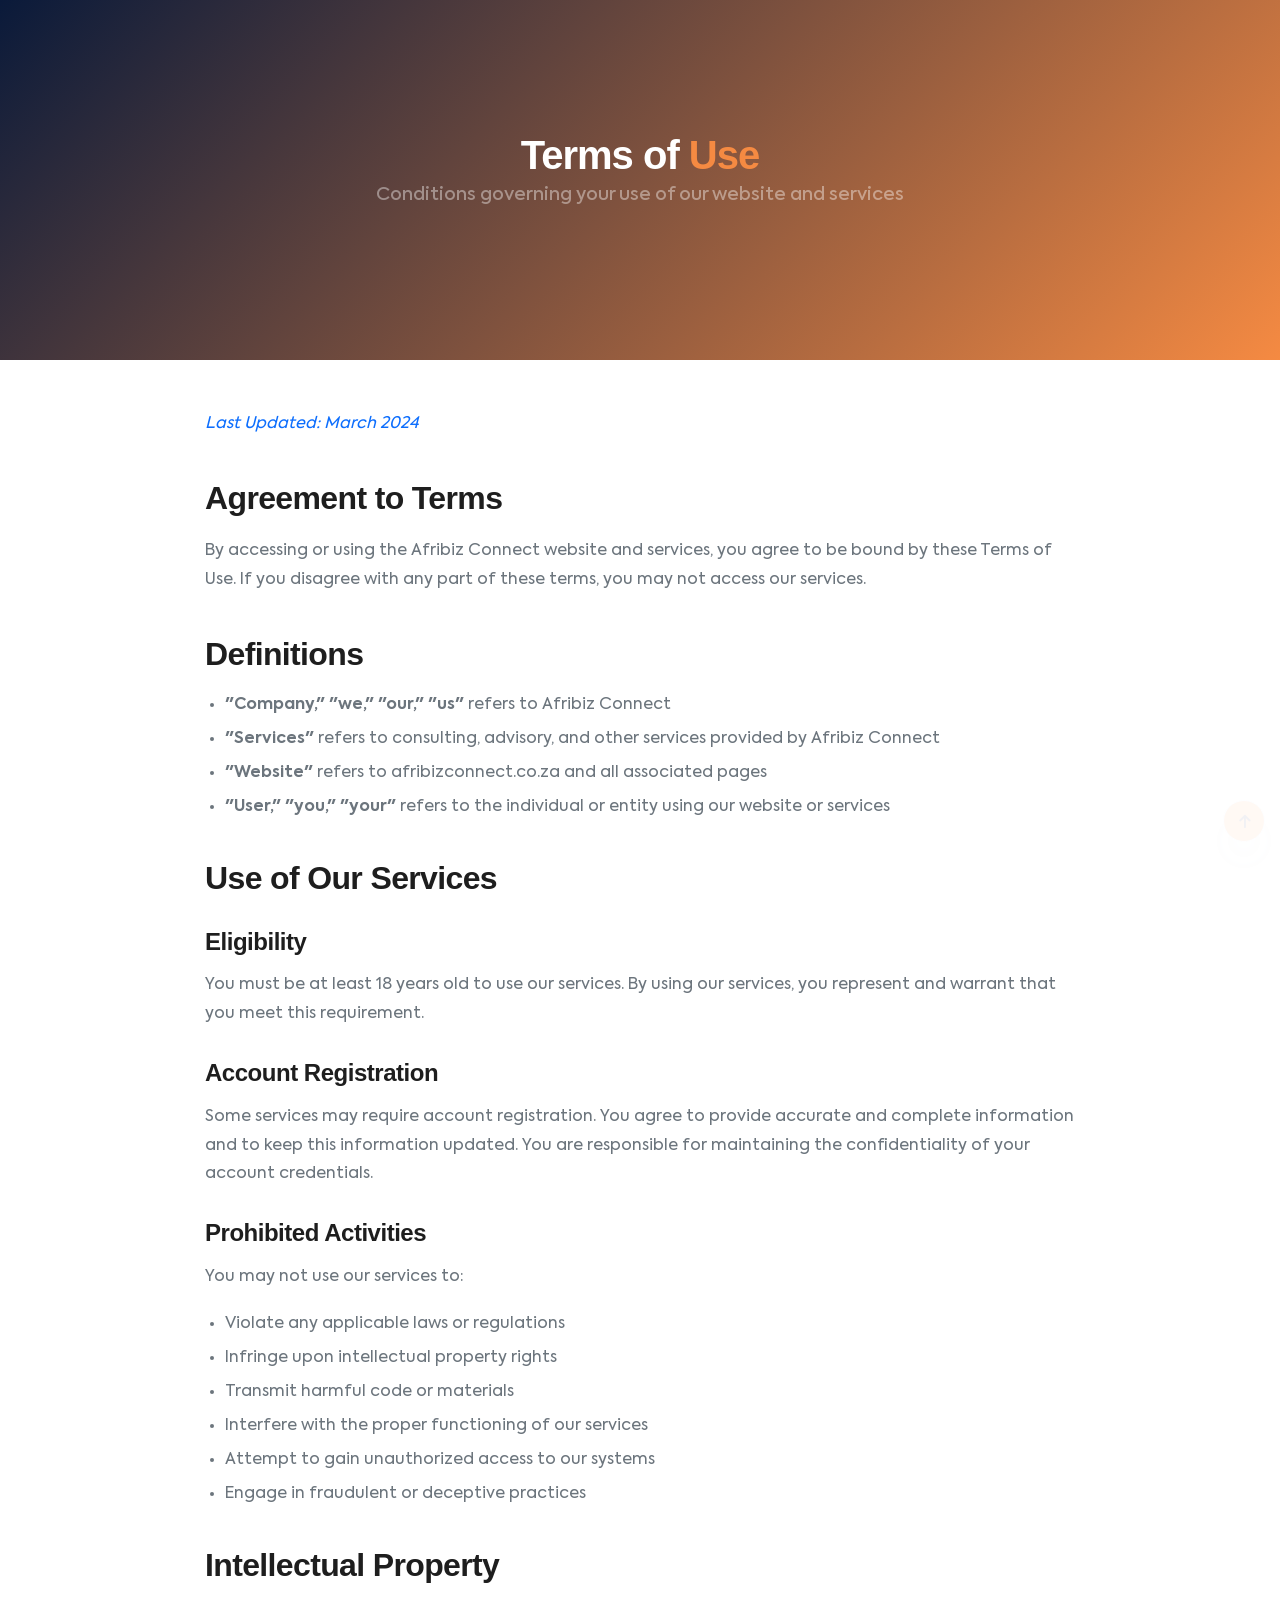
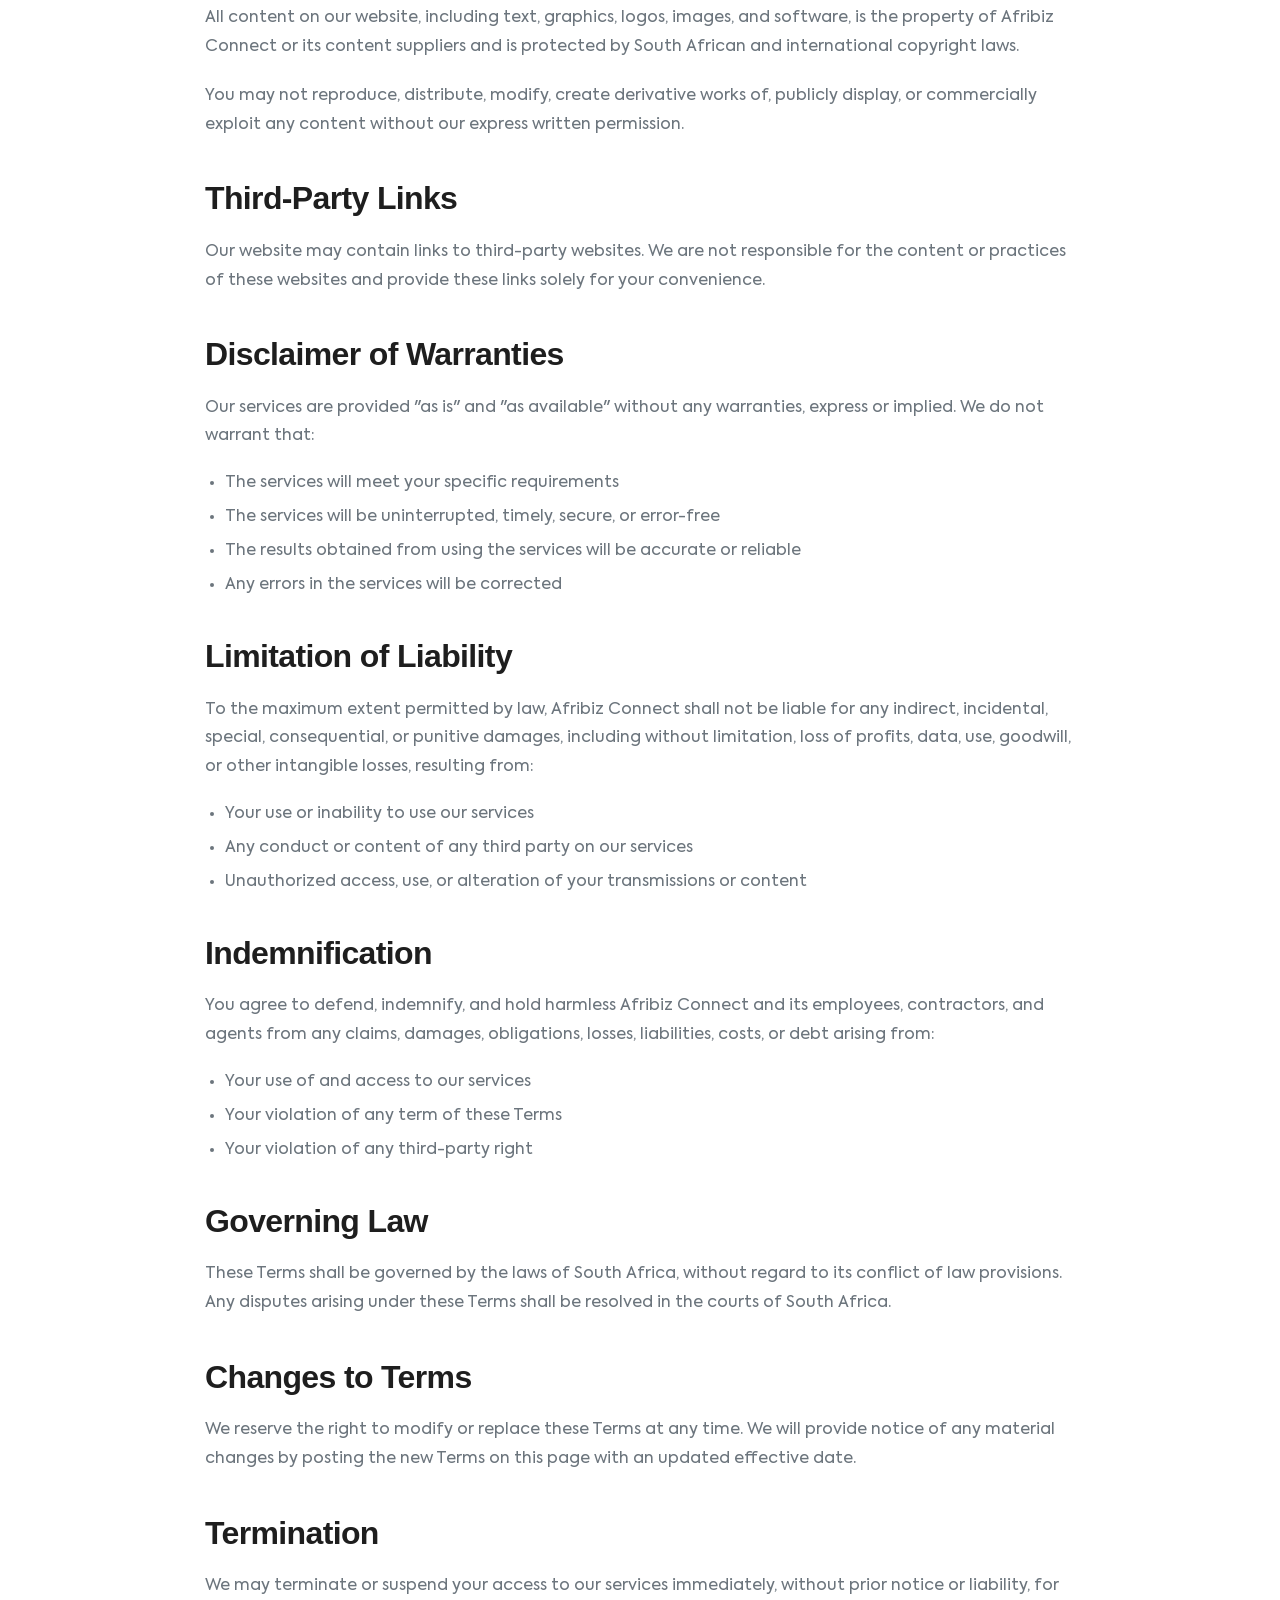
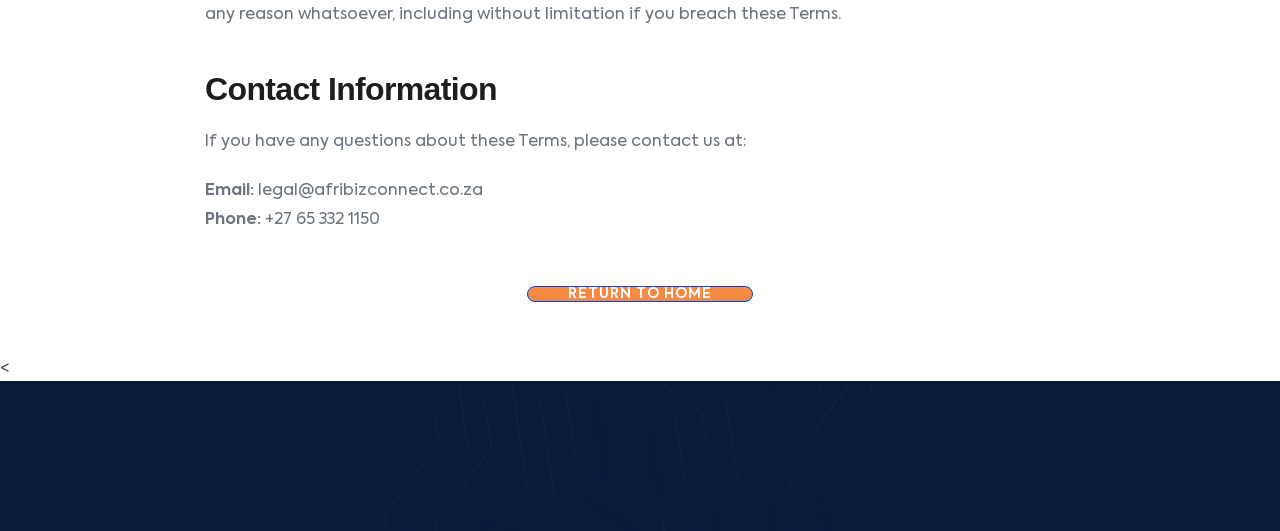
<file: terms.html>
<!DOCTYPE html>
<html lang="en">
<head>
    <meta charset="utf-8">
    <meta name="viewport" content="width=device-width, initial-scale=1, shrink-to-fit=no">
    <meta http-equiv="x-ua-compatible" content="ie=edge">
    <meta name="description" content="Terms of Use - Afribiz Connect. Terms and conditions governing your use of our website and services.">
    <title>Terms of Use - Afribiz Connect</title>
    <link rel="shortcut icon" href="images/logo1.png">

    <!-- CSS Include -->
    <link rel="stylesheet" type="text/css" href="css/bootstrap.min.css">
    <link rel="stylesheet" type="text/css" href="css/fontawesome.css">
    <link rel="stylesheet" type="text/css" href="css/animate.min.css">
    <link rel="stylesheet" type="text/css" href="css/swiper-bundle.min.css">
    <link rel="stylesheet" type="text/css" href="css/magnific-popup.min.css">
    <link rel="stylesheet" type="text/css" href="css/odometer.min.css">
    <link rel="stylesheet" type="text/css" href="css/style.css">
    
    <style>
        .legal_content {
            max-width: 900px;
            margin: 0 auto;
            padding: 50px 0;
        }
        .legal_content h2 {
            font-size: 2rem;
            font-weight: 700;
            margin: 40px 0 20px;
            color: #1e1e1e;
        }
        .legal_content h3 {
            font-size: 1.5rem;
            font-weight: 600;
            margin: 30px 0 15px;
            color: #1e1e1e;
        }
        .legal_content p {
            color: #6c757d;
            line-height: 1.8;
            margin-bottom: 20px;
        }
        .legal_content ul, .legal_content ol {
            margin-bottom: 20px;
            padding-left: 20px;
        }
        .legal_content li {
            color: #6c757d;
            margin-bottom: 10px;
        }
        .legal_content .last_updated {
            color: #0d6efd;
            font-style: italic;
            margin-bottom: 30px;
        }
    </style>
</head>
<body>
    <div class="page_wrapper">
        <!-- Preloader -->
        <!-- <div id="preloader" class="preloader">
            <div class="loader-circle">
                <div class="loader-line-mask">
                    <div class="loader-line"></div>
                </div>
                <div class="loader-logo">
                    <img src="images/logo1.png" alt="Afribiz Connect Logo">
                </div>
            </div>
        </div> -->

        <!-- Back To Top -->
        <div class="backtotop">
            <a href="#" class="scroll">
                <i class="fa-solid fa-arrow-up"></i>
            </a>
        </div>

        <!-- Header (copy from privacy.html) -->
        <header class="site_header site_header_2">
            <!-- Same header as privacy.html -->
        </header>

        <!-- Page Banner -->
        <section class="page_banner_section bg-dark section_decoration" style="background-image: url('images/bg_image_2.webp');">
            <div class="container">
                <div class="row">
                    <div class="col-12 text-center">
                        <div class="heading_block text-white">
                            <h1 class="heading_text text-white mb-0">
                                Terms of <mark>Use</mark>
                            </h1>
                            <p class="heading_description text-white-50">
                                Conditions governing your use of our website and services
                            </p>
                        </div>
                    </div>
                </div>
            </div>
        </section>

        <!-- Terms Content -->
        <section class="legal_content">
            <div class="container">
                <p class="last_updated">Last Updated: March 2024</p>
                
                <h2>Agreement to Terms</h2>
                <p>By accessing or using the Afribiz Connect website and services, you agree to be bound by these Terms of Use. If you disagree with any part of these terms, you may not access our services.</p>
                
                <h2>Definitions</h2>
                <ul>
                    <li><strong>"Company," "we," "our," "us"</strong> refers to Afribiz Connect</li>
                    <li><strong>"Services"</strong> refers to consulting, advisory, and other services provided by Afribiz Connect</li>
                    <li><strong>"Website"</strong> refers to afribizconnect.co.za and all associated pages</li>
                    <li><strong>"User," "you," "your"</strong> refers to the individual or entity using our website or services</li>
                </ul>
                
                <h2>Use of Our Services</h2>
                <h3>Eligibility</h3>
                <p>You must be at least 18 years old to use our services. By using our services, you represent and warrant that you meet this requirement.</p>
                
                <h3>Account Registration</h3>
                <p>Some services may require account registration. You agree to provide accurate and complete information and to keep this information updated. You are responsible for maintaining the confidentiality of your account credentials.</p>
                
                <h3>Prohibited Activities</h3>
                <p>You may not use our services to:</p>
                <ul>
                    <li>Violate any applicable laws or regulations</li>
                    <li>Infringe upon intellectual property rights</li>
                    <li>Transmit harmful code or materials</li>
                    <li>Interfere with the proper functioning of our services</li>
                    <li>Attempt to gain unauthorized access to our systems</li>
                    <li>Engage in fraudulent or deceptive practices</li>
                </ul>
                
                <h2>Intellectual Property</h2>
                <p>All content on our website, including text, graphics, logos, images, and software, is the property of Afribiz Connect or its content suppliers and is protected by South African and international copyright laws.</p>
                <p>You may not reproduce, distribute, modify, create derivative works of, publicly display, or commercially exploit any content without our express written permission.</p>
                
                <h2>Third-Party Links</h2>
                <p>Our website may contain links to third-party websites. We are not responsible for the content or practices of these websites and provide these links solely for your convenience.</p>
                
                <h2>Disclaimer of Warranties</h2>
                <p>Our services are provided "as is" and "as available" without any warranties, express or implied. We do not warrant that:</p>
                <ul>
                    <li>The services will meet your specific requirements</li>
                    <li>The services will be uninterrupted, timely, secure, or error-free</li>
                    <li>The results obtained from using the services will be accurate or reliable</li>
                    <li>Any errors in the services will be corrected</li>
                </ul>
                
                <h2>Limitation of Liability</h2>
                <p>To the maximum extent permitted by law, Afribiz Connect shall not be liable for any indirect, incidental, special, consequential, or punitive damages, including without limitation, loss of profits, data, use, goodwill, or other intangible losses, resulting from:</p>
                <ul>
                    <li>Your use or inability to use our services</li>
                    <li>Any conduct or content of any third party on our services</li>
                    <li>Unauthorized access, use, or alteration of your transmissions or content</li>
                </ul>
                
                <h2>Indemnification</h2>
                <p>You agree to defend, indemnify, and hold harmless Afribiz Connect and its employees, contractors, and agents from any claims, damages, obligations, losses, liabilities, costs, or debt arising from:</p>
                <ul>
                    <li>Your use of and access to our services</li>
                    <li>Your violation of any term of these Terms</li>
                    <li>Your violation of any third-party right</li>
                </ul>
                
                <h2>Governing Law</h2>
                <p>These Terms shall be governed by the laws of South Africa, without regard to its conflict of law provisions. Any disputes arising under these Terms shall be resolved in the courts of South Africa.</p>
                
                <h2>Changes to Terms</h2>
                <p>We reserve the right to modify or replace these Terms at any time. We will provide notice of any material changes by posting the new Terms on this page with an updated effective date.</p>
                
                <h2>Termination</h2>
                <p>We may terminate or suspend your access to our services immediately, without prior notice or liability, for any reason whatsoever, including without limitation if you breach these Terms.</p>
                
                <h2>Contact Information</h2>
                <p>If you have any questions about these Terms, please contact us at:</p>
                <p>
                    <strong>Email:</strong> legal@afribizconnect.co.za<br>
                    <strong>Phone:</strong> +27 65 332 1150
                </p>
                
                <div class="text-center mt-5">
                    <a href="index.html" class="btn btn-primary">Return to Home</a>
                </div>
            </div>
        </section>

        <!-- Footer (copy from privacy.html) -->
        < <!-- Footer -->
        <footer class="site_footer footer_layout_2 section_decoration" style="background-image: url('images/bg_pattern_3.svg');">
            <!-- Copy the updated footer from previous response -->
        </footer>
    </div>

    <!-- Scripts -->
    <script src="js/jquery.min.js"></script>
    <script src="js/popper.min.js"></script>
    <script src="js/bootstrap.min.js"></script>
    <script src="js/bootstrap-dropdown-ml-hack.min.js"></script>
    <script src="js/swiper-bundle.min.js"></script>
    <script src="js/parallaxie.js"></script>
    <script src="js/parallax-scroll.js"></script>
    <script src="js/wow.min.js"></script>
    <script src="js/appear.min.js"></script>
    <script src="js/odometer.min.js"></script>
    <script src="js/main.js"></script>
</body>
</html>
</file>
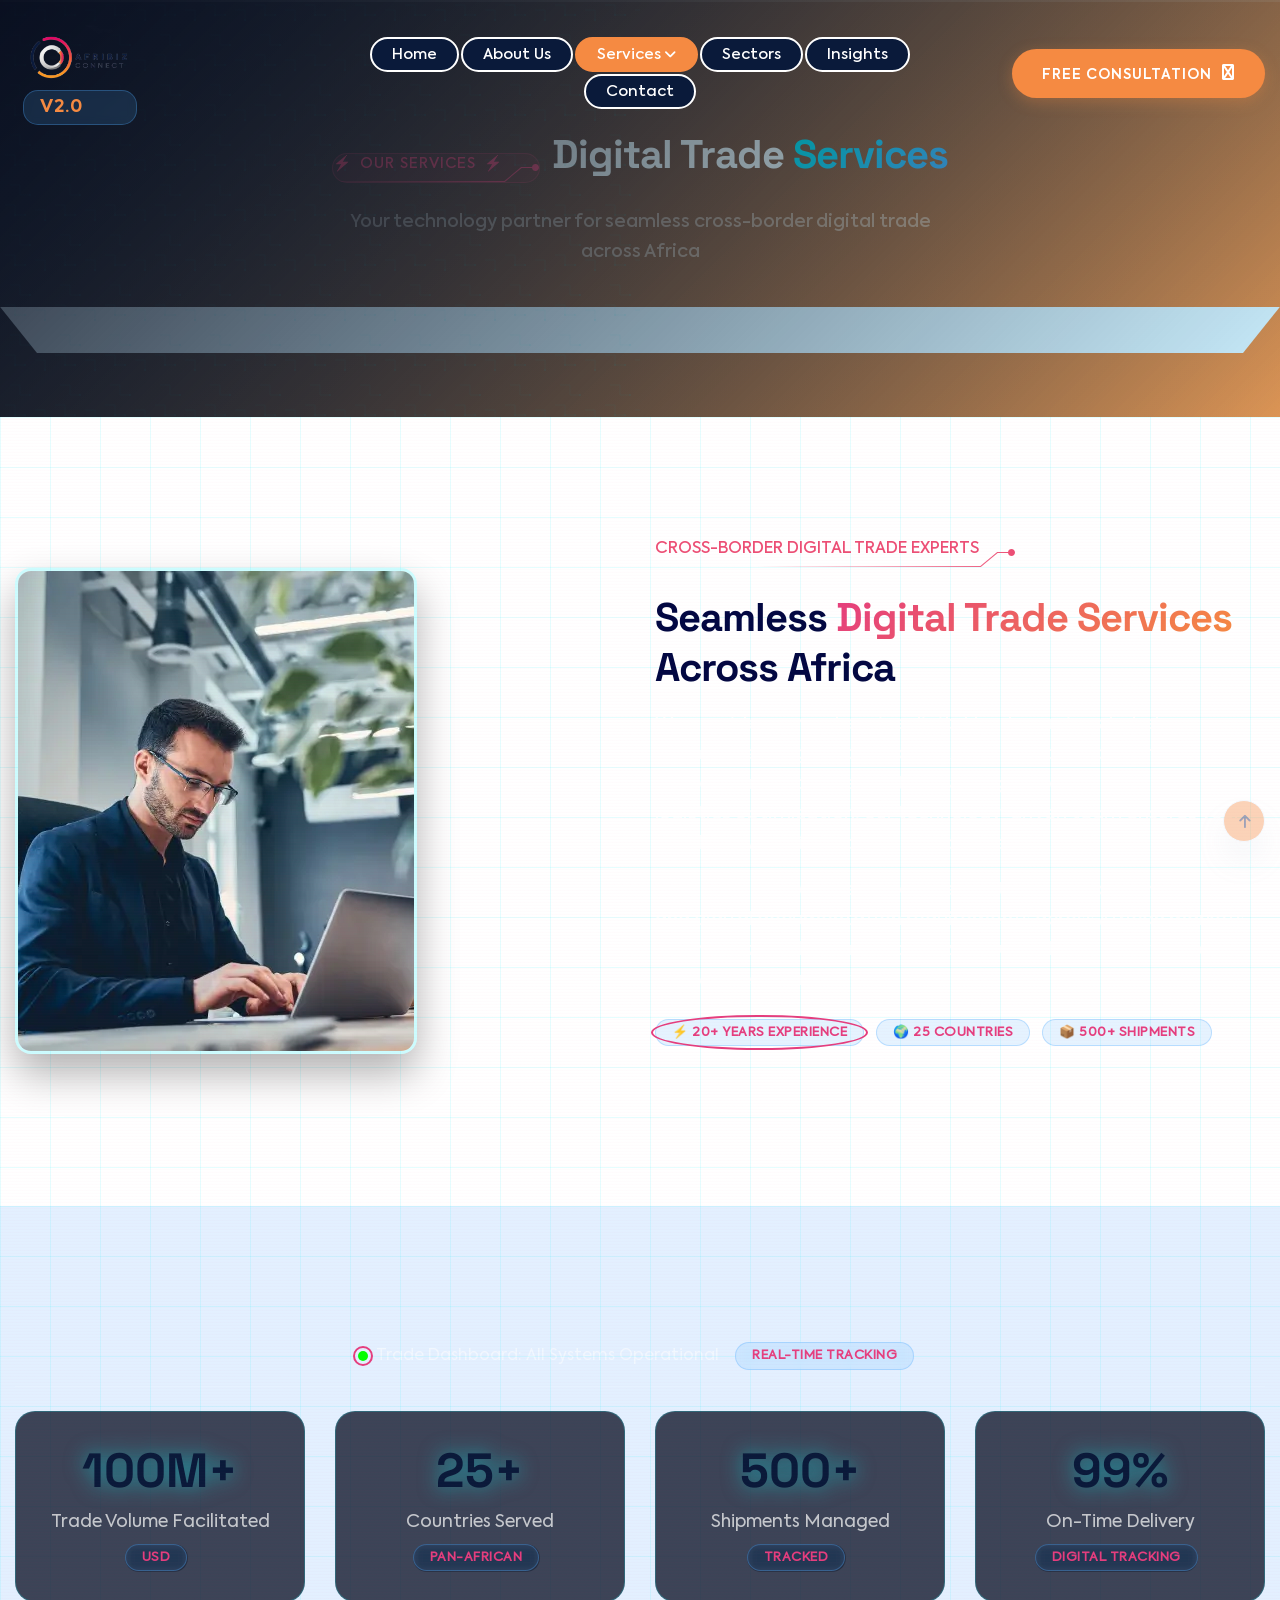
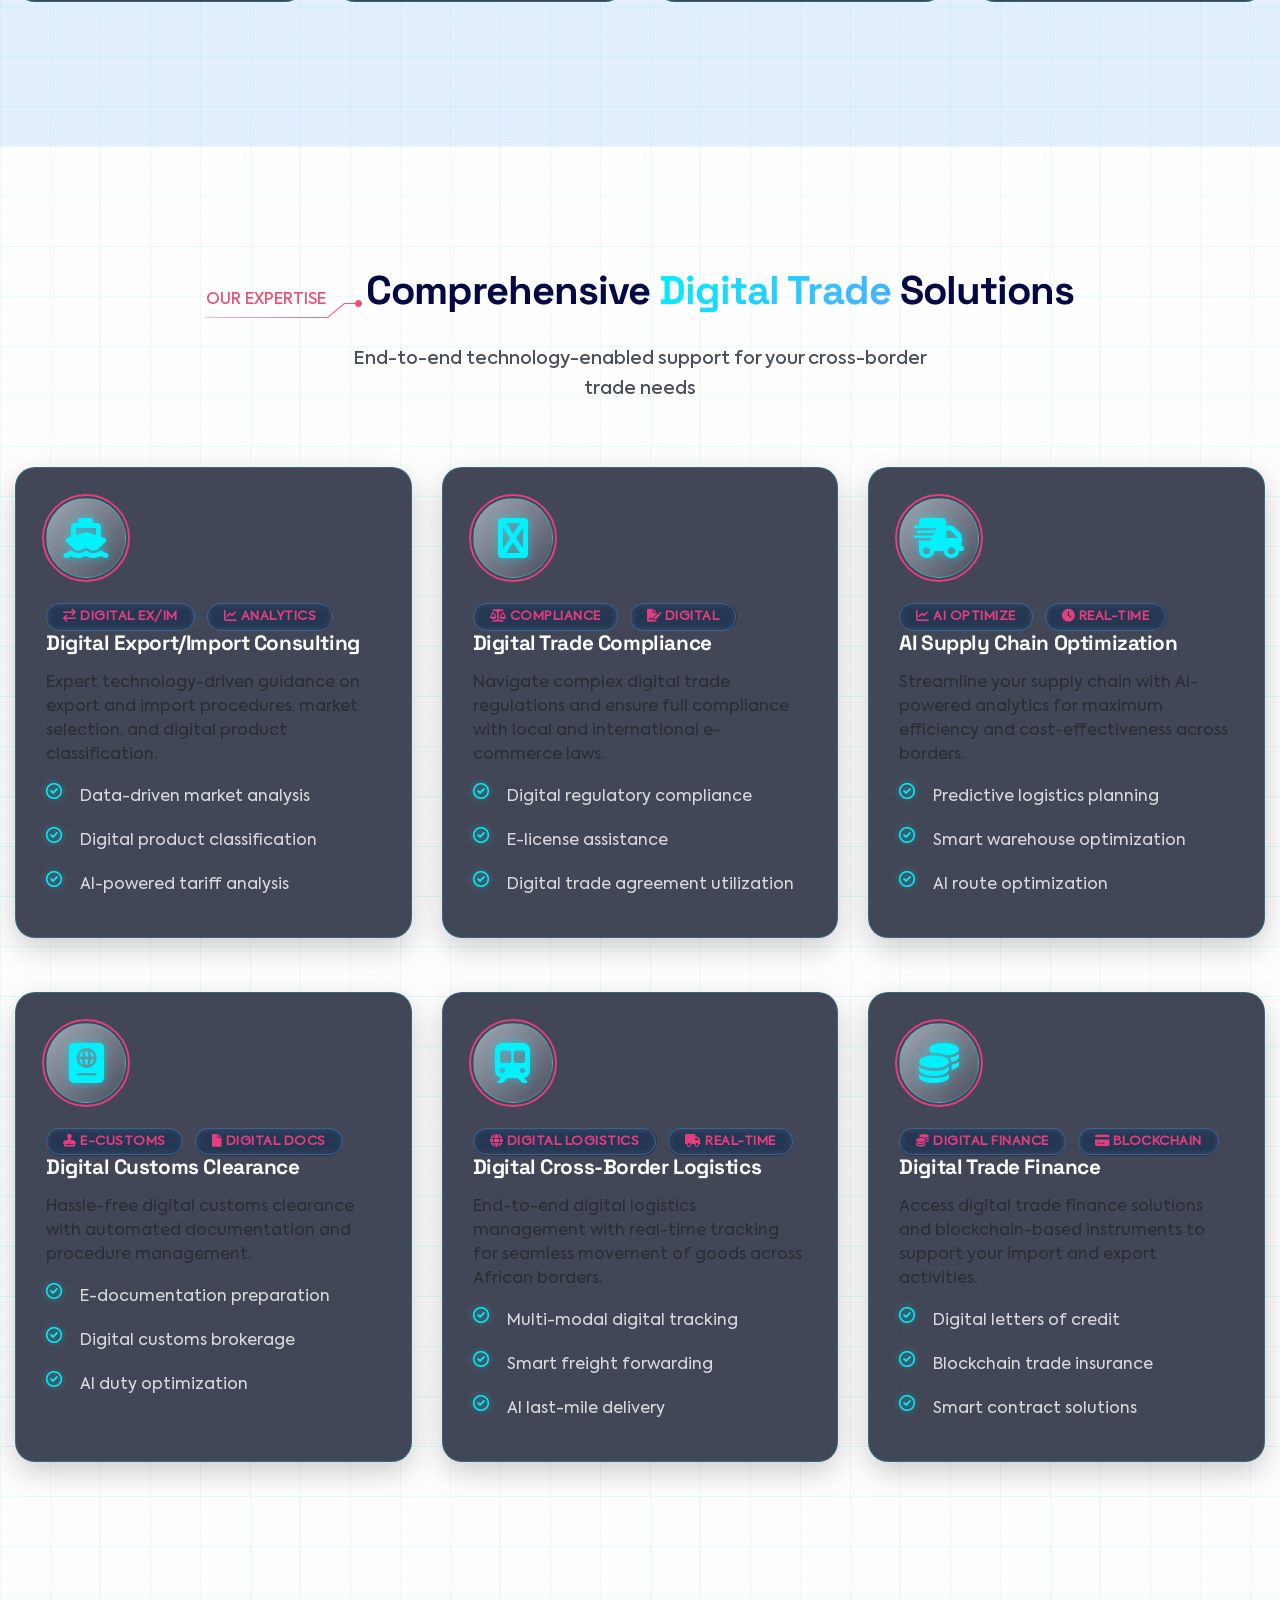
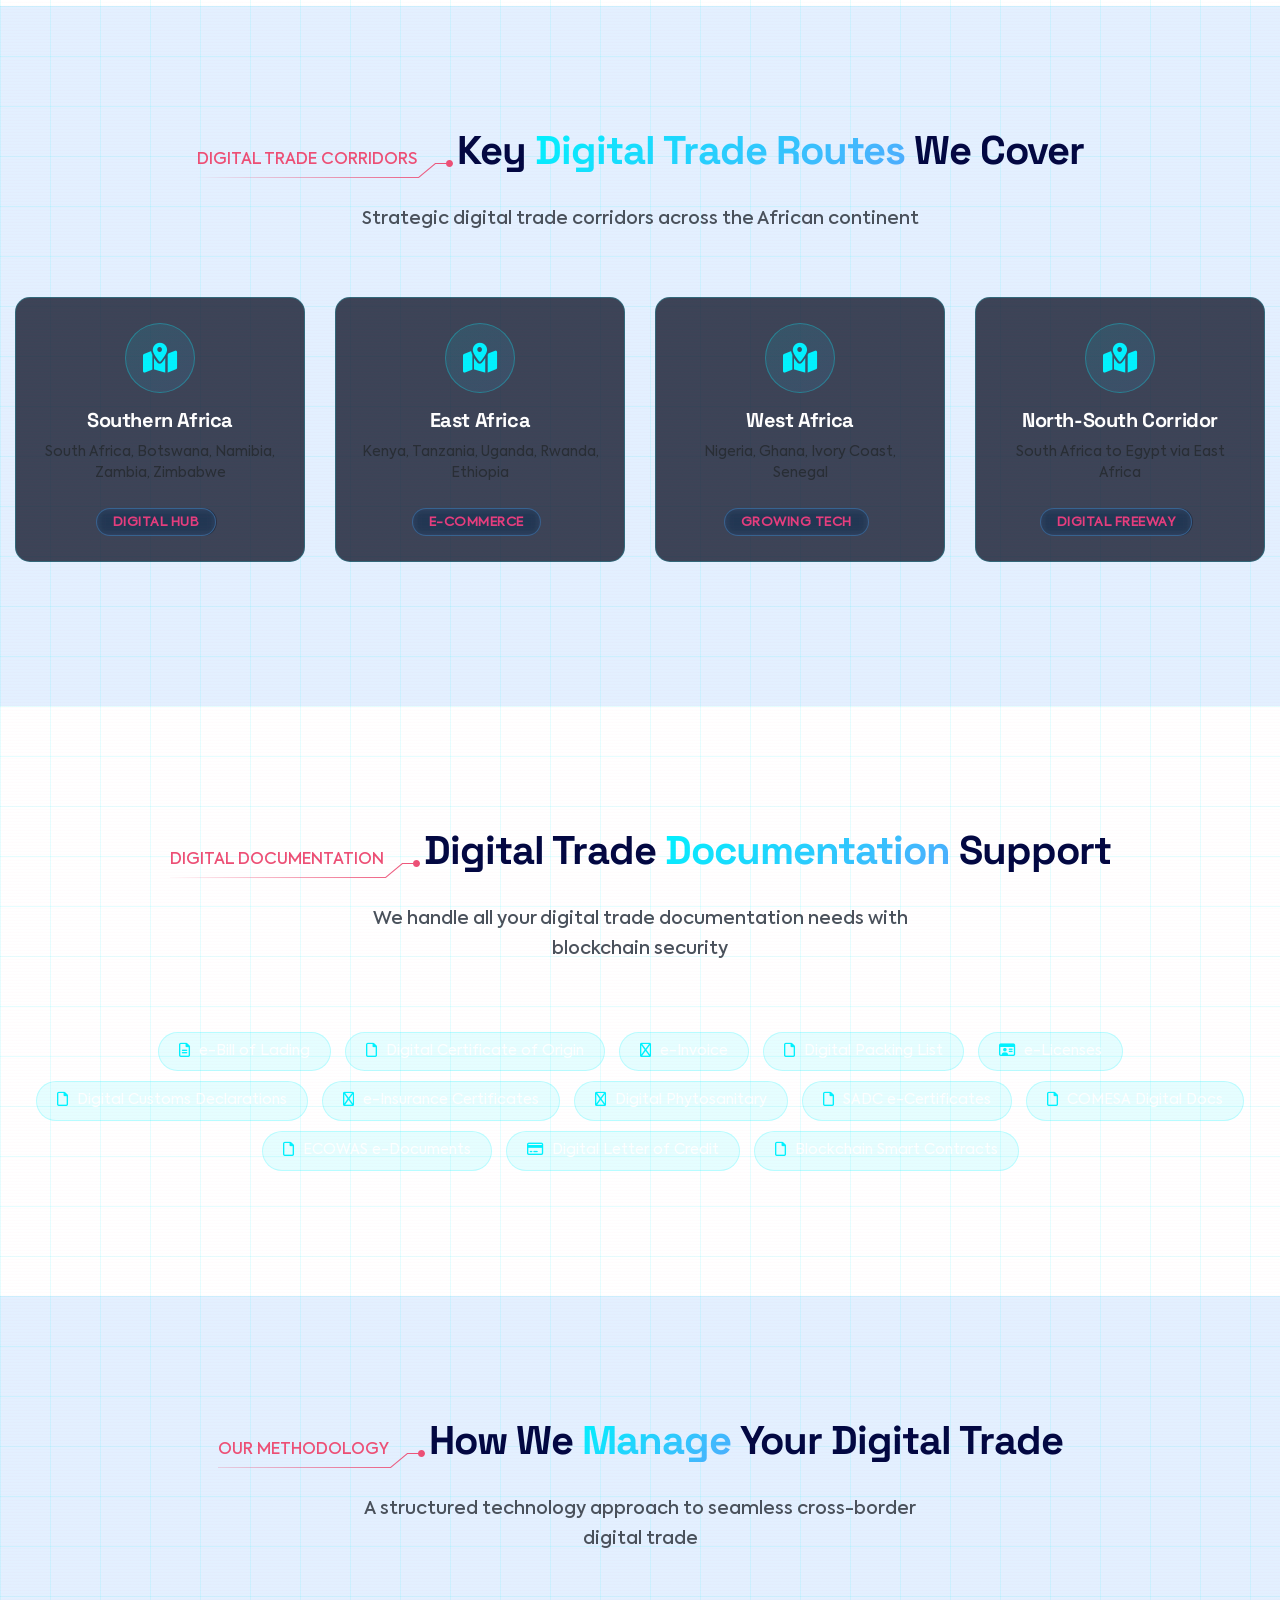
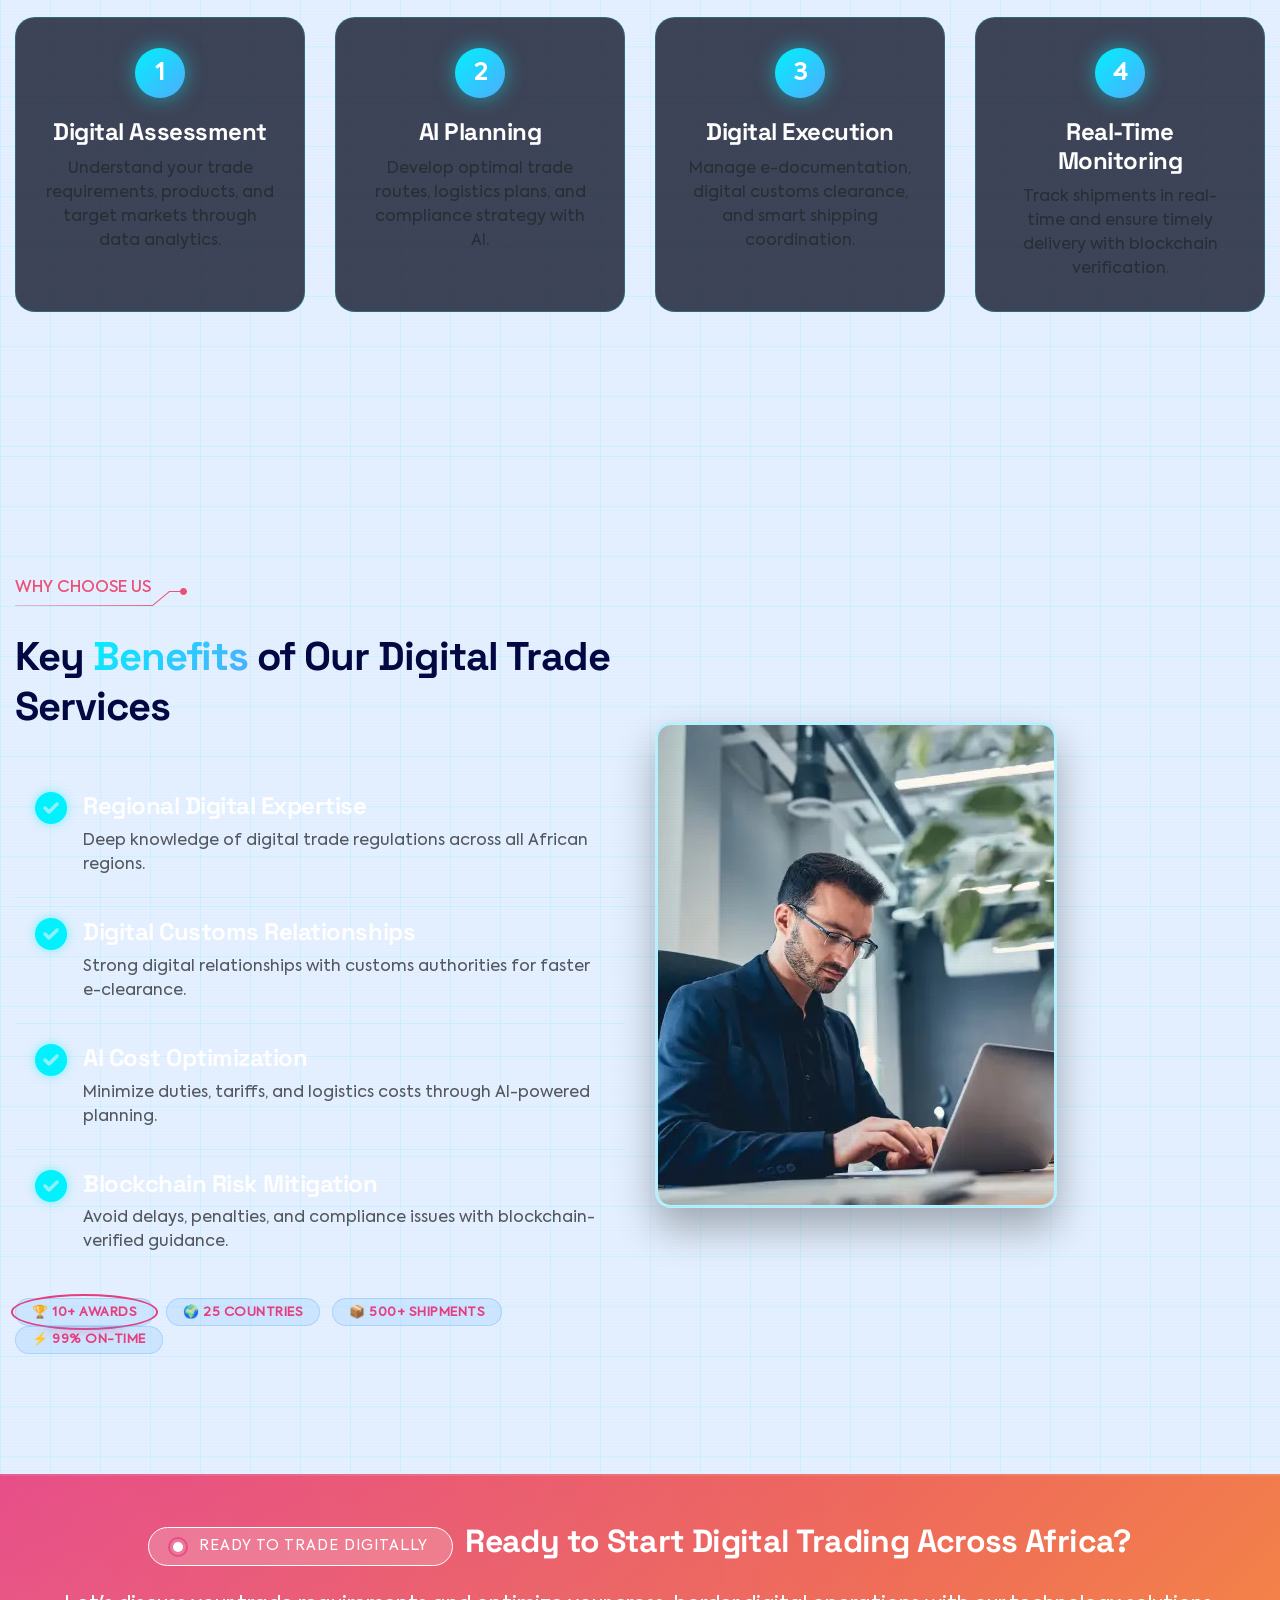
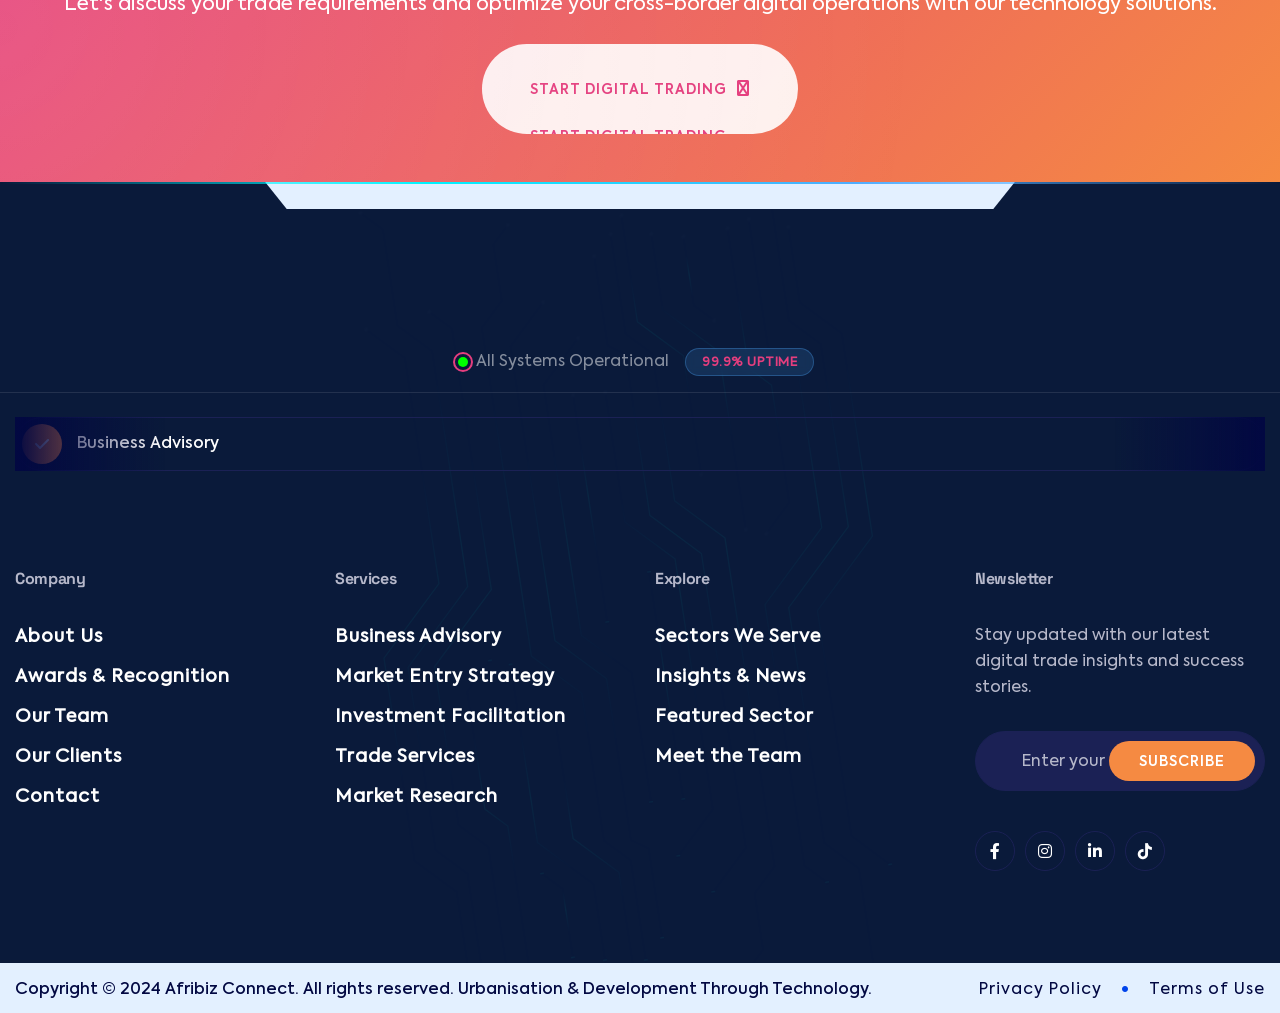
<file: trade-services.html>
<!DOCTYPE html>
<html lang="en">
<head>
    <meta charset="utf-8">
    <meta name="viewport" content="width=device-width, initial-scale=1, shrink-to-fit=no">
    <meta http-equiv="x-ua-compatible" content="ie=edge">
    <meta name="description" content="Trade Services by Afribiz Connect. Expert import/export consulting, trade compliance, and cross-border trade solutions across African markets.">
    <meta name="keywords" content="trade services, import export, trade compliance, cross-border trade, African trade, logistics, supply chain, digital trade">
    <title>Trade Services - Afribiz Connect | Digital Trade & Logistics</title>
    <link rel="shortcut icon" href="images/logo1.png">

    <!-- Framework - CSS Include -->
    <link rel="stylesheet" type="text/css" href="css/bootstrap.min.css">

    <!-- Icon - CSS Include -->
    <link rel="stylesheet" type="text/css" href="css/fontawesome.css">
    
    <!-- Font Awesome for additional tech icons -->
    <link rel="stylesheet" href="https://cdnjs.cloudflare.com/ajax/libs/font-awesome/6.0.0/css/all.min.css">

    <!-- Animation - CSS Include -->
    <link rel="stylesheet" type="text/css" href="css/animate.min.css">

    <!-- Carousel - CSS Include -->
    <link rel="stylesheet" type="text/css" href="css/swiper-bundle.min.css">

    <!-- Video & Image Popup - CSS Include -->
    <link rel="stylesheet" type="text/css" href="css/magnific-popup.min.css">

    <!-- Counter - CSS Include -->
    <link rel="stylesheet" type="text/css" href="css/odometer.min.css">

    <!-- Custom - CSS Include -->
    <link rel="stylesheet" type="text/css" href="css/style.css">
    
    <!-- Tech Font - Google Fonts -->
    <link rel="preconnect" href="https://fonts.googleapis.com">
    <link rel="preconnect" href="https://fonts.gstatic.com" crossorigin>
    <link href="https://fonts.googleapis.com/css2?family=Space+Grotesk:wght@300;400;500;600;700&display=swap" rel="stylesheet">
    
    <style>
        /* IT Company Tech Styling - Matching homepage */
        :root {
            --primary-glow: #00f2fe;
            --secondary-glow: #4facfe;
            --dark-bg: #0a0f1e;
            --card-bg: rgba(18, 25, 45, 0.8);
            --grid-color: rgba(0, 242, 254, 0.1);
            --brand-pink: #E53E7E;
            --brand-orange: #F58A42;
        }

        /* Matrix/Rain Code Background */
        .matrix-bg {
            position: relative;
            overflow: hidden;
        }

        .matrix-bg::before {
            content: "";
            position: absolute;
            top: 0;
            left: 0;
            right: 0;
            bottom: 0;
            background: linear-gradient(45deg, 
                rgba(0,242,254,0.05) 0%, 
                rgba(79,172,254,0.05) 100%);
            background-size: 50px 50px;
            background-image: 
                linear-gradient(to right, var(--grid-color) 1px, transparent 1px),
                linear-gradient(to bottom, var(--grid-color) 1px, transparent 1px);
            pointer-events: none;
            z-index: 0;
        }

        /* Circuit Pattern Overlay */
        .circuit-overlay-left {
            position: absolute;
            top: 0;
            left: 0;
            width: 50%;
            height: 100%;
            background-image: url('data:image/svg+xml;utf8,<svg xmlns="http://www.w3.org/2000/svg" viewBox="0 0 100 100" opacity="0.1"><path d="M10 10 L30 10 L30 30 L50 30 M70 20 L90 20 L90 40 M20 70 L40 70 L40 90 L60 90" stroke="%2300f2fe" fill="none" stroke-width="1"/><circle cx="30" cy="30" r="2" fill="%2300f2fe"/><circle cx="50" cy="30" r="2" fill="%2300f2fe"/><circle cx="90" cy="40" r="2" fill="%2300f2fe"/><circle cx="60" cy="90" r="2" fill="%2300f2fe"/></svg>');
            background-repeat: repeat;
            pointer-events: none;
            z-index: 1;
        }

        /* Scanline Effect */
        .scanline {
            position: relative;
        }

        .scanline::after {
            content: "";
            position: absolute;
            top: 0;
            left: 0;
            width: 100%;
            height: 2px;
            background: rgba(255, 255, 255, 0.1);
            animation: scan 8s linear infinite;
            pointer-events: none;
        }

        @keyframes scan {
            0% { top: -10%; }
            100% { top: 110%; }
        }

        /* Data Stream Animation */
        .data-stream {
            position: relative;
        }

        .data-stream::after {
            content: "";
            position: absolute;
            top: 0;
            left: 0;
            right: 0;
            height: 2px;
            background: linear-gradient(90deg, 
                transparent, 
                var(--primary-glow), 
                var(--secondary-glow), 
                transparent);
            animation: dataFlow 3s linear infinite;
        }

        @keyframes dataFlow {
            0% { transform: translateX(-100%); }
            100% { transform: translateX(100%); }
        }

        /* Glitch Text Effect */
        .glitch-text {
            position: relative;
            animation: glitch 3s infinite;
        }

        @keyframes glitch {
            0%, 100% { transform: translate(0); }
            33% { transform: translate(-2px, 2px); }
            66% { transform: translate(2px, -2px); }
        }

        .gradient-text {
            background: linear-gradient(135deg, var(--primary-glow), var(--secondary-glow));
            -webkit-background-clip: text;
            -webkit-text-fill-color: transparent;
            background-clip: text;
        }

        .gradient-text-pink {
            background: linear-gradient(135deg, var(--brand-pink), var(--brand-orange));
            -webkit-background-clip: text;
            -webkit-text-fill-color: transparent;
            background-clip: text;
        }

        /* Tech Badges */
        .tech-badge {
            background: rgba(0, 242, 254, 0.1);
            border: 1px solid rgba(0, 242, 254, 0.3);
            border-radius: 30px;
            padding: 0.5rem 1.5rem;
            font-size: 0.9rem;
            letter-spacing: 1px;
            display: inline-block;
            margin-right: 0.5rem;
            margin-bottom: 0.5rem;
        }

        .tech-badge-sm {
            background: rgba(79, 172, 254, 0.15);
            border-radius: 15px;
            padding: 0.2rem 1rem;
            font-size: 0.8rem;
            margin-right: 0.5rem;
            border: 1px solid rgba(79, 172, 254, 0.3);
            display: inline-block;
        }

        .tech-badge-pink {
            background: rgba(229, 62, 126, 0.15);
            border: 1px solid rgba(229, 62, 126, 0.3);
            border-radius: 15px;
            padding: 0.2rem 1rem;
            font-size: 0.8rem;
            margin-right: 0.5rem;
            display: inline-block;
            color: var(--brand-pink);
        }

        .tech-badge i {
            margin-right: 4px;
        }

        /* Pulse Animation */
        .pulse-ring {
            animation: pulse 2s infinite;
        }

        @keyframes pulse {
            0% { box-shadow: 0 0 0 0 rgba(0, 242, 254, 0.7); }
            70% { box-shadow: 0 0 0 10px rgba(0, 242, 254, 0); }
            100% { box-shadow: 0 0 0 0 rgba(0, 242, 254, 0); }
        }

        /* Service Feature Cards - Updated with tech styling */
        .service_feature_card {
            background: var(--card-bg);
            backdrop-filter: blur(10px);
            border: 1px solid rgba(0, 242, 254, 0.2);
            border-radius: 20px;
            padding: 30px;
            height: 100%;
            transition: all 0.3s ease;
            position: relative;
            overflow: hidden;
            box-shadow: 0 10px 30px rgba(0, 0, 0, 0.2);
        }

        .service_feature_card::before {
            content: "";
            position: absolute;
            top: 0;
            left: -100%;
            width: 100%;
            height: 3px;
            background: linear-gradient(90deg, 
                transparent, 
                var(--primary-glow), 
                var(--secondary-glow), 
                transparent);
            transition: left 0.5s ease;
        }

        .service_feature_card:hover::before {
            left: 0;
        }

        .service_feature_card:hover {
            transform: translateY(-10px);
            border-color: rgba(0, 242, 254, 0.4);
            box-shadow: 0 20px 40px rgba(0, 242, 254, 0.2);
        }

        .service_icon_large {
            width: 80px;
            height: 80px;
            background: linear-gradient(135deg, rgba(0, 242, 254, 0.1) 0%, rgba(79, 172, 254, 0.1) 100%);
            border-radius: 50%;
            display: flex;
            align-items: center;
            justify-content: center;
            margin-bottom: 25px;
            border: 1px solid rgba(0, 242, 254, 0.3);
            transition: all 0.3s ease;
        }

        .service_icon_large i {
            font-size: 40px;
            color: var(--primary-glow);
            filter: drop-shadow(0 0 5px rgba(0, 242, 254, 0.5));
            transition: all 0.3s ease;
        }

        .service_feature_card:hover .service_icon_large {
            transform: scale(1.1);
            border-color: rgba(0, 242, 254, 0.8);
        }

        .service_feature_card h3 {
            color: #fff;
            font-size: 1.3rem;
            margin-bottom: 15px;
        }

        .service_feature_card p {
            color: rgba(255, 255, 255, 0.7);
        }

        .service_feature_card .icon_list li {
            color: rgba(255, 255, 255, 0.8);
            margin-bottom: 8px;
        }

        .service_feature_card .fa-circle-check {
            color: var(--primary-glow) !important;
            filter: drop-shadow(0 0 3px rgba(0, 242, 254, 0.5));
            margin-right: 8px;
        }

        /* Stat Cards - Updated with tech styling */
        .stat_card {
            background: var(--card-bg);
            backdrop-filter: blur(5px);
            border: 1px solid rgba(0, 242, 254, 0.2);
            border-radius: 20px;
            padding: 30px;
            text-align: center;
            transition: all 0.3s ease;
            position: relative;
            overflow: hidden;
            height: 100%;
        }

        .stat_card::before {
            content: "";
            position: absolute;
            top: 0;
            left: -100%;
            width: 100%;
            height: 2px;
            background: linear-gradient(90deg, 
                transparent, 
                var(--primary-glow), 
                var(--secondary-glow), 
                transparent);
            transition: left 0.5s ease;
        }

        .stat_card:hover::before {
            left: 0;
        }

        .stat_card:hover {
            transform: translateY(-5px);
            border-color: rgba(0, 242, 254, 0.4);
            box-shadow: 0 20px 40px rgba(0, 242, 254, 0.2);
        }

        .stat_number {
            font-size: 3rem;
            font-weight: 700;
            color: var(--primary-glow);
            line-height: 1.2;
            margin-bottom: 10px;
            font-family: 'Space Grotesk', sans-serif;
            filter: drop-shadow(0 0 10px rgba(0, 242, 254, 0.5));
        }

        .stat_label {
            font-size: 1.1rem;
            color: rgba(255, 255, 255, 0.7);
            margin-bottom: 0;
        }

        /* Trade Route Cards - Updated with tech styling */
        .trade_route_card {
            background: var(--card-bg);
            backdrop-filter: blur(5px);
            border: 1px solid rgba(0, 242, 254, 0.2);
            border-radius: 15px;
            padding: 25px;
            text-align: center;
            transition: all 0.3s ease;
            position: relative;
            overflow: hidden;
            height: 100%;
        }

        .trade_route_card::before {
            content: "";
            position: absolute;
            top: 0;
            left: -100%;
            width: 100%;
            height: 2px;
            background: linear-gradient(90deg, 
                transparent, 
                var(--primary-glow), 
                var(--secondary-glow), 
                transparent);
            transition: left 0.5s ease;
        }

        .trade_route_card:hover::before {
            left: 0;
        }

        .trade_route_card:hover {
            transform: translateY(-10px);
            border-color: rgba(0, 242, 254, 0.4);
            box-shadow: 0 20px 40px rgba(0, 242, 254, 0.2);
        }

        .route_icon {
            width: 70px;
            height: 70px;
            background: linear-gradient(135deg, rgba(0, 242, 254, 0.1), rgba(79, 172, 254, 0.1));
            border-radius: 50%;
            display: flex;
            align-items: center;
            justify-content: center;
            margin: 0 auto 15px;
            font-size: 30px;
            color: var(--primary-glow);
            border: 1px solid rgba(0, 242, 254, 0.3);
            transition: all 0.3s ease;
        }

        .trade_route_card:hover .route_icon {
            transform: scale(1.1) rotate(5deg);
            border-color: rgba(0, 242, 254, 0.8);
        }

        .trade_route_card h5 {
            color: #fff;
            margin-bottom: 10px;
        }

        .trade_route_card p {
            color: rgba(255, 255, 255, 0.7);
        }

        /* Document Tags - Updated with tech styling */
        .document_tag {
            display: inline-block;
            padding: 8px 20px;
            background: rgba(0, 242, 254, 0.1);
            border: 1px solid rgba(0, 242, 254, 0.2);
            border-radius: 30px;
            margin: 5px;
            font-size: 0.9rem;
            transition: all 0.3s ease;
            cursor: default;
            color: rgba(255, 255, 255, 0.9);
        }

        .document_tag i {
            color: var(--primary-glow);
            margin-right: 5px;
        }

        .document_tag:hover {
            background: linear-gradient(135deg, var(--primary-glow), var(--secondary-glow));
            color: white;
            transform: scale(1.05) translateY(-2px);
            box-shadow: 0 10px 20px rgba(0, 242, 254, 0.3);
            border-color: transparent;
        }

        .document_tag:hover i {
            color: white;
        }

        /* Process Steps - Updated with tech styling */
        .process_step {
            text-align: center;
            padding: 30px;
            background: var(--card-bg);
            backdrop-filter: blur(10px);
            border: 1px solid rgba(0, 242, 254, 0.2);
            border-radius: 20px;
            position: relative;
            height: 100%;
            transition: all 0.3s ease;
            overflow: hidden;
        }

        .process_step::before {
            content: "";
            position: absolute;
            top: 0;
            left: -100%;
            width: 100%;
            height: 3px;
            background: linear-gradient(90deg, 
                transparent, 
                var(--primary-glow), 
                var(--secondary-glow), 
                transparent);
            transition: left 0.5s ease;
        }

        .process_step:hover {
            transform: translateY(-5px);
            border-color: rgba(0, 242, 254, 0.4);
            box-shadow: 0 15px 30px rgba(0, 242, 254, 0.2);
        }

        .process_step:hover::before {
            left: 100%;
        }

        .step_number {
            width: 50px;
            height: 50px;
            background: linear-gradient(135deg, var(--primary-glow), var(--secondary-glow));
            color: white;
            border-radius: 50%;
            display: flex;
            align-items: center;
            justify-content: center;
            font-size: 1.5rem;
            font-weight: 700;
            margin: 0 auto 20px;
            box-shadow: 0 0 20px rgba(0, 242, 254, 0.5);
            transition: all 0.3s ease;
        }

        .process_step:hover .step_number {
            transform: scale(1.1);
            box-shadow: 0 0 30px rgba(0, 242, 254, 0.8);
        }

        .process_step h4 {
            color: #fff;
            margin-bottom: 10px;
        }

        .process_step p {
            color: rgba(255, 255, 255, 0.7);
        }

        /* Benefit Items - Updated with tech styling */
        .benefit_item {
            padding: 20px;
            border-bottom: 1px solid rgba(0, 242, 254, 0.1);
            transition: all 0.3s ease;
            background: transparent;
        }

        .benefit_item:hover {
            background: rgba(0, 242, 254, 0.05);
            transform: translateX(10px);
            border-color: var(--primary-glow);
        }

        .benefit_item:last-child {
            border-bottom: none;
        }

        .benefit_icon i {
            color: var(--primary-glow) !important;
            filter: drop-shadow(0 0 5px rgba(0, 242, 254, 0.5));
        }

        .benefit_item h4 {
            color: #fff;
        }

        .benefit_item p {
            color: rgba(255, 255, 255, 0.7);
        }

        /* CTA Section - Updated with tech overlay */
        .cta_section {
            background: linear-gradient(135deg, var(--brand-pink) 0%, var(--brand-orange) 100%);
            padding: 80px 0;
            position: relative;
            overflow: hidden;
        }

        .cta_section::before {
            content: '';
            position: absolute;
            top: -50%;
            right: -50%;
            width: 200%;
            height: 200%;
            background: radial-gradient(circle, rgba(255,255,255,0.1) 0%, transparent 70%);
            animation: rotate 30s linear infinite;
        }

        @keyframes rotate {
            from { transform: rotate(0deg); }
            to { transform: rotate(360deg); }
        }

        .cta_section .btn-light {
            background: rgba(255, 255, 255, 0.9);
            border: none;
            color: var(--brand-pink);
            font-weight: 600;
        }

        .cta_section .btn-light:hover {
            background: white;
            transform: translateY(-2px);
            box-shadow: 0 10px 30px rgba(0, 0, 0, 0.2);
        }

        /* Tech Buttons */
        .btn-primary {
            background: linear-gradient(135deg, var(--primary-glow), var(--secondary-glow)) !important;
            border: none !important;
        }

        .btn-primary:hover {
            background: linear-gradient(135deg, var(--secondary-glow), var(--primary-glow)) !important;
            transform: translateY(-2px);
            box-shadow: 0 10px 30px rgba(0, 242, 254, 0.3) !important;
        }

        /* Page Banner Enhancement */
        .page_banner_section {
            position: relative;
        }

        .page_banner_section::before {
            content: "";
            position: absolute;
            top: 0;
            left: 0;
            width: 100%;
            height: 100%;
            background: linear-gradient(135deg, rgba(10, 15, 30, 0.9), rgba(0, 242, 254, 0.1));
            pointer-events: none;
        }

        mark {
            background: linear-gradient(135deg, var(--primary-glow), var(--secondary-glow));
            -webkit-background-clip: text;
            -webkit-text-fill-color: transparent;
            background-clip: text;
        }

        /* System Status Bar */
        .system-status {
            padding: 1rem 0;
            border-bottom: 1px solid rgba(255, 255, 255, 0.1);
        }

        /* Service Content Text Adjustments */
        .service_content .heading_description {
            color: rgba(255, 255, 255, 0.8);
        }

        .service_image img {
            border: 3px solid rgba(0, 242, 254, 0.2);
            box-shadow: 0 20px 40px rgba(0, 0, 0, 0.3);
        }

        /* Benefits Image */
        .benefits_image img {
            border: 3px solid rgba(0, 242, 254, 0.2);
            box-shadow: 0 20px 40px rgba(0, 0, 0, 0.3);
        }

        /* Responsive */
        @media (max-width: 768px) {
            .circuit-overlay-left {
                width: 100%;
                opacity: 0.3;
            }
            
            .service_feature_card {
                padding: 20px;
            }
            
            .service_icon_large {
                width: 60px;
                height: 60px;
            }
            
            .service_icon_large i {
                font-size: 30px;
            }
            
            .stat_number {
                font-size: 2.5rem;
            }
        }
    </style>
</head>
<body>
    <div class="page_wrapper">
        <!-- Preloader - Start (Updated with tech theme) -->
        <div id="preloader" class="preloader">
            <div class="loader-circle">
                <div class="loader-line-mask">
                    <div class="loader-line"></div>
                </div>
                <div class="loader-logo">
                    <img src="images/logo1.png" alt="Afribiz Connect Logo">
                    <div class="loading-text mt-2">
                        <span class="tech-badge-sm">INITIALIZING</span>
                        <span class="tech-badge-sm">TRADE.MD</span>
                    </div>
                </div>
            </div>
        </div>
        <!-- Preloader - End -->

        <!-- Back To Top - Start -->
        <div class="backtotop">
            <a href="#" class="scroll">
                <i class="fa-solid fa-arrow-up"></i>
            </a>
        </div>
        <!-- Back To Top - End -->

        <!-- Site Header - Start (Updated with tech button) -->
        <header class="site_header site_header_2">
            <div class="header_bottom stricky">
                <div class="container">
                    <div class="row align-items-center">
                        <div class="col-lg-3 col-5">
                            <div class="site_logo">
                                <a class="site_link" href="index.html">
                                    <img src="images/logo1.png" alt="Afribiz Connect – IT Solutions & Technology">
                                    <span class="logo-badge tech-badge-sm ms-2">v2.0</span>
                                </a>
                            </div>
                        </div>
                        <div class="col-lg-6 col-2">
                            <nav class="main_menu navbar navbar-expand-lg">
                                <div class="main_menu_inner collapse navbar-collapse justify-content-lg-center" id="main_menu_dropdown">
                                    <ul class="main_menu_list unordered_list justify-content-center">
                                        <li>
                                            <a class="nav-link" href="index.html">Home</a>
                                        </li>
                                        <li>
                                            <a class="nav-link" href="about.html">About Us</a>
                                        </li>
                                        <li class="dropdown active">
                                            <a class="nav-link" href="#" id="services_submenu" role="button" data-bs-toggle="dropdown" aria-expanded="false">
                                                Services
                                            </a>
                                            <ul class="dropdown-menu" aria-labelledby="services_submenu">
                                                <li><a href="business-advisory.html">Business Advisory</a></li>
                                                <li><a href="market-entry.html">Market Entry Strategy</a></li>
                                                <li><a href="investment.html">Investment Facilitation</a></li>
                                                <li class="active"><a href="trade-services.html">Trade Services</a></li>
                                                <li><a href="research.html">Market Research</a></li>
                                            </ul>
                                        </li>
                                        <li>
                                            <a class="nav-link" href="sectors.html">Sectors</a>
                                        </li>
                                        <li>
                                            <a class="nav-link" href="insights.html">Insights</a>
                                        </li>
                                        <li>
                                            <a class="nav-link" href="contact.html">Contact</a>
                                        </li>
                                    </ul>
                                </div>
                            </nav>
                        </div>
                        <div class="col-lg-3 col-5">
                            <ul class="header_btns_group unordered_list justify-content-end">
                                <li>
                                    <button class="mobile_menu_btn" type="button" data-bs-toggle="collapse" data-bs-target="#main_menu_dropdown" aria-expanded="false" aria-label="Toggle navigation">
                                        <i class="far fa-bars"></i>
                                    </button>
                                </li>
                                <li>
                                    <a class="btn btn-primary ripple-effect tech-btn" href="contact.html">
                                        <span class="btn_label" data-text="Free Consultation">Free Consultation</span>
                                        <span class="btn_icon">
                                            <i class="fa-solid fa-arrow-up-right"></i>
                                        </span>
                                    </a>
                                </li>
                            </ul>
                        </div>
                    </div>
                </div>
            </div>
        </header>
        <!-- Site Header - End -->

        <!-- Page Banner - Start (Enhanced with tech elements) -->
        <section class="page_banner_section bg-dark section_decoration scanline" style="background-image: url('images/bg_image_2.webp');">
            <div class="container">
                <div class="row">
                    <div class="col-12 text-center fade-up">
                        <div class="heading_block text-white">
                            <div class="heading_focus_text has_underline text-white d-inline-flex tech-badge" style="background-image: url('images/shape_title_under_line.svg');">
                                <span class="ai-pulse">⚡</span> Our Services <span class="ai-pulse">⚡</span>
                            </div>
                            <h1 class="heading_text text-white mb-0 glitch">
                                Digital Trade <mark class="gradient-text">Services</mark>
                            </h1>
                            <p class="heading_description text-white-50">
                                Your technology partner for seamless cross-border digital trade across Africa
                            </p>
                        </div>
                    </div>
                </div>
            </div>
            <!-- Circuit overlay -->
            <div class="circuit-overlay-left"></div>
            <div class="decoration_item shape_image_1">
                <img src="images/shape_space_2.svg" alt="Decorative Shape">
            </div>
        </section>
        <!-- Page Banner - End -->

        <!-- Service Overview - Start (Enhanced with tech styling) -->
        <section class="service_overview_section section_space matrix-bg">
            <div class="container">
                <div class="row align-items-center">
                    <div class="col-lg-6 fade-up">
                        <div class="service_image">
                            <img src="images/about_image_6.webp" alt="Trade Services" class="img-fluid rounded-4">
                        </div>
                    </div>
                    <div class="col-lg-6 fade-up">
                        <div class="service_content">
                            <div class="heading_block">
                                <div class="heading_focus_text has_underline d-inline-flex" style="background-image: url('images/shape_title_under_line.svg');">
                                    Cross-Border Digital Trade Experts
                                </div>
                                <h2 class="heading_text">
                                    Seamless <mark class="gradient-text-pink">Digital Trade Services</mark> Across Africa
                                </h2>
                                <p class="heading_description">
                                    We provide comprehensive digital trade services to help businesses navigate the complexities of cross-border trade in Africa. From import/export consulting to trade compliance and logistics optimization, our technology-driven team ensures your goods move efficiently across borders.
                                </p>
                                <p class="heading_description">
                                    With deep knowledge of trade regulations, customs procedures, and digital documentation requirements across African markets, we minimize delays and maximize your trade efficiency through innovative technology solutions.
                                </p>
                                <div class="mt-4">
                                    <span class="tech-badge-sm pulse-ring">⚡ 20+ YEARS EXPERIENCE</span>
                                    <span class="tech-badge-sm">🌍 25 COUNTRIES</span>
                                    <span class="tech-badge-sm">📦 500+ SHIPMENTS</span>
                                </div>
                            </div>
                        </div>
                    </div>
                </div>
            </div>
        </section>
        <!-- Service Overview - End -->

        <!-- Key Statistics - Start (Enhanced with tech styling) -->
        <section class="stats_section section_space bg-light matrix-bg">
            <div class="container">
                <!-- System Status (Tech addition) -->
                <div class="system-status mb-4">
                    <div class="d-flex align-items-center justify-content-center">
                        <span class="pulse-ring me-2" style="width: 10px; height: 10px; background: #00ff00; border-radius: 50%; display: inline-block;"></span>
                        <span class="text-white-50">Trade Dashboard: All Systems Operational</span>
                        <span class="tech-badge-sm ms-3">REAL-TIME TRACKING</span>
                    </div>
                </div>

                <div class="row stagger-fade">
                    <div class="col-lg-3 col-md-6 mb-4">
                        <div class="stat_card">
                            <div class="stat_number counter-number" data-count="100">100M+</div>
                            <p class="stat_label">Trade Volume Facilitated</p>
                            <span class="tech-badge-sm mt-2">USD</span>
                        </div>
                    </div>
                    <div class="col-lg-3 col-md-6 mb-4">
                        <div class="stat_card">
                            <div class="stat_number counter-number" data-count="25">25+</div>
                            <p class="stat_label">Countries Served</p>
                            <span class="tech-badge-sm mt-2">PAN-AFRICAN</span>
                        </div>
                    </div>
                    <div class="col-lg-3 col-md-6 mb-4">
                        <div class="stat_card">
                            <div class="stat_number counter-number" data-count="500">500+</div>
                            <p class="stat_label">Shipments Managed</p>
                            <span class="tech-badge-sm mt-2">TRACKED</span>
                        </div>
                    </div>
                    <div class="col-lg-3 col-md-6 mb-4">
                        <div class="stat_card">
                            <div class="stat_number counter-number" data-count="99">99%</div>
                            <p class="stat_label">On-Time Delivery</p>
                            <span class="tech-badge-sm mt-2">DIGITAL TRACKING</span>
                        </div>
                    </div>
                </div>
            </div>
        </section>
        <!-- Key Statistics - End -->

        <!-- Our Trade Services - Start (Enhanced with tech cards) -->
        <section class="what_we_offer_section section_space matrix-bg">
            <div class="container">
                <div class="heading_block text-center">
                    <div class="heading_focus_text has_underline d-inline-flex fade-up" style="background-image: url('images/shape_title_under_line.svg');">
                        Our Expertise
                    </div>
                    <h2 class="heading_text mb-0 fade-up glitch">
                        Comprehensive <mark class="gradient-text">Digital Trade</mark> Solutions
                    </h2>
                    <p class="heading_description fade-up">
                        End-to-end technology-enabled support for your cross-border trade needs
                    </p>
                </div>

                <div class="row mt-5 stagger-fade">
                    <!-- Export/Import Consulting -->
                    <div class="col-lg-4 col-md-6 mb-4">
                        <div class="service_feature_card">
                            <div class="service_icon_large pulse-ring">
                                <i class="fa-solid fa-ship"></i>
                            </div>
                            <div>
                                <span class="tech-badge-sm"><i class="fa-solid fa-arrow-right-arrow-left"></i> DIGITAL EX/IM</span>
                                <span class="tech-badge-sm"><i class="fa-solid fa-chart-line"></i> ANALYTICS</span>
                            </div>
                            <h3>Digital Export/Import Consulting</h3>
                            <p class="text-muted">Expert technology-driven guidance on export and import procedures, market selection, and digital product classification.</p>
                            <ul class="icon_list unordered_list_block mt-3">
                                <li><i class="fa-regular fa-circle-check"></i> Data-driven market analysis</li>
                                <li><i class="fa-regular fa-circle-check"></i> Digital product classification</li>
                                <li><i class="fa-regular fa-circle-check"></i> AI-powered tariff analysis</li>
                            </ul>
                        </div>
                    </div>

                    <!-- Trade Compliance -->
                    <div class="col-lg-4 col-md-6 mb-4">
                        <div class="service_feature_card">
                            <div class="service_icon_large pulse-ring">
                                <i class="fa-solid fa-file-shield"></i>
                            </div>
                            <div>
                                <span class="tech-badge-sm"><i class="fa-solid fa-scale-balanced"></i> COMPLIANCE</span>
                                <span class="tech-badge-sm"><i class="fa-solid fa-file-signature"></i> DIGITAL</span>
                            </div>
                            <h3>Digital Trade Compliance</h3>
                            <p class="text-muted">Navigate complex digital trade regulations and ensure full compliance with local and international e-commerce laws.</p>
                            <ul class="icon_list unordered_list_block mt-3">
                                <li><i class="fa-regular fa-circle-check"></i> Digital regulatory compliance</li>
                                <li><i class="fa-regular fa-circle-check"></i> E-license assistance</li>
                                <li><i class="fa-regular fa-circle-check"></i> Digital trade agreement utilization</li>
                            </ul>
                        </div>
                    </div>

                    <!-- Supply Chain Optimization -->
                    <div class="col-lg-4 col-md-6 mb-4">
                        <div class="service_feature_card">
                            <div class="service_icon_large pulse-ring">
                                <i class="fa-solid fa-truck-fast"></i>
                            </div>
                            <div>
                                <span class="tech-badge-sm"><i class="fa-solid fa-chart-line"></i> AI OPTIMIZE</span>
                                <span class="tech-badge-sm"><i class="fa-solid fa-clock"></i> REAL-TIME</span>
                            </div>
                            <h3>AI Supply Chain Optimization</h3>
                            <p class="text-muted">Streamline your supply chain with AI-powered analytics for maximum efficiency and cost-effectiveness across borders.</p>
                            <ul class="icon_list unordered_list_block mt-3">
                                <li><i class="fa-regular fa-circle-check"></i> Predictive logistics planning</li>
                                <li><i class="fa-regular fa-circle-check"></i> Smart warehouse optimization</li>
                                <li><i class="fa-regular fa-circle-check"></i> AI route optimization</li>
                            </ul>
                        </div>
                    </div>

                    <!-- Customs Clearance -->
                    <div class="col-lg-4 col-md-6 mb-4">
                        <div class="service_feature_card">
                            <div class="service_icon_large pulse-ring">
                                <i class="fa-solid fa-passport"></i>
                            </div>
                            <div>
                                <span class="tech-badge-sm"><i class="fa-solid fa-stamp"></i> E-CUSTOMS</span>
                                <span class="tech-badge-sm"><i class="fa-solid fa-file"></i> DIGITAL DOCS</span>
                            </div>
                            <h3>Digital Customs Clearance</h3>
                            <p class="text-muted">Hassle-free digital customs clearance with automated documentation and procedure management.</p>
                            <ul class="icon_list unordered_list_block mt-3">
                                <li><i class="fa-regular fa-circle-check"></i> E-documentation preparation</li>
                                <li><i class="fa-regular fa-circle-check"></i> Digital customs brokerage</li>
                                <li><i class="fa-regular fa-circle-check"></i> AI duty optimization</li>
                            </ul>
                        </div>
                    </div>

                    <!-- Cross-Border Logistics -->
                    <div class="col-lg-4 col-md-6 mb-4">
                        <div class="service_feature_card">
                            <div class="service_icon_large pulse-ring">
                                <i class="fa-solid fa-train-subway"></i>
                            </div>
                            <div>
                                <span class="tech-badge-sm"><i class="fa-solid fa-globe"></i> DIGITAL LOGISTICS</span>
                                <span class="tech-badge-sm"><i class="fa-solid fa-truck"></i> REAL-TIME</span>
                            </div>
                            <h3>Digital Cross-Border Logistics</h3>
                            <p class="text-muted">End-to-end digital logistics management with real-time tracking for seamless movement of goods across African borders.</p>
                            <ul class="icon_list unordered_list_block mt-3">
                                <li><i class="fa-regular fa-circle-check"></i> Multi-modal digital tracking</li>
                                <li><i class="fa-regular fa-circle-check"></i> Smart freight forwarding</li>
                                <li><i class="fa-regular fa-circle-check"></i> AI last-mile delivery</li>
                            </ul>
                        </div>
                    </div>

                    <!-- Trade Finance -->
                    <div class="col-lg-4 col-md-6 mb-4">
                        <div class="service_feature_card">
                            <div class="service_icon_large pulse-ring">
                                <i class="fa-solid fa-coins"></i>
                            </div>
                            <div>
                                <span class="tech-badge-sm"><i class="fa-solid fa-coins"></i> DIGITAL FINANCE</span>
                                <span class="tech-badge-sm"><i class="fa-solid fa-credit-card"></i> BLOCKCHAIN</span>
                            </div>
                            <h3>Digital Trade Finance</h3>
                            <p class="text-muted">Access digital trade finance solutions and blockchain-based instruments to support your import and export activities.</p>
                            <ul class="icon_list unordered_list_block mt-3">
                                <li><i class="fa-regular fa-circle-check"></i> Digital letters of credit</li>
                                <li><i class="fa-regular fa-circle-check"></i> Blockchain trade insurance</li>
                                <li><i class="fa-regular fa-circle-check"></i> Smart contract solutions</li>
                            </ul>
                        </div>
                    </div>
                </div>
            </div>
        </section>
        <!-- Our Trade Services - End -->

        <!-- Key Trade Routes - Start (Enhanced with tech styling) -->
        <section class="trade_routes_section section_space bg-light matrix-bg">
            <div class="container">
                <div class="heading_block text-center">
                    <div class="heading_focus_text has_underline d-inline-flex fade-up" style="background-image: url('images/shape_title_under_line.svg');">
                        Digital Trade Corridors
                    </div>
                    <h2 class="heading_text mb-0 fade-up glitch">
                        Key <mark class="gradient-text">Digital Trade Routes</mark> We Cover
                    </h2>
                    <p class="heading_description fade-up">
                        Strategic digital trade corridors across the African continent
                    </p>
                </div>

                <div class="row mt-5 stagger-fade">
                    <div class="col-lg-3 col-md-6 mb-4">
                        <div class="trade_route_card">
                            <div class="route_icon">
                                <i class="fa-solid fa-map-location-dot"></i>
                            </div>
                            <h5>Southern Africa</h5>
                            <p class="text-muted small">South Africa, Botswana, Namibia, Zambia, Zimbabwe</p>
                            <span class="tech-badge-sm mt-2">DIGITAL HUB</span>
                        </div>
                    </div>
                    <div class="col-lg-3 col-md-6 mb-4">
                        <div class="trade_route_card">
                            <div class="route_icon">
                                <i class="fa-solid fa-map-location-dot"></i>
                            </div>
                            <h5>East Africa</h5>
                            <p class="text-muted small">Kenya, Tanzania, Uganda, Rwanda, Ethiopia</p>
                            <span class="tech-badge-sm mt-2">E-COMMERCE</span>
                        </div>
                    </div>
                    <div class="col-lg-3 col-md-6 mb-4">
                        <div class="trade_route_card">
                            <div class="route_icon">
                                <i class="fa-solid fa-map-location-dot"></i>
                            </div>
                            <h5>West Africa</h5>
                            <p class="text-muted small">Nigeria, Ghana, Ivory Coast, Senegal</p>
                            <span class="tech-badge-sm mt-2">GROWING TECH</span>
                        </div>
                    </div>
                    <div class="col-lg-3 col-md-6 mb-4">
                        <div class="trade_route_card">
                            <div class="route_icon">
                                <i class="fa-solid fa-map-location-dot"></i>
                            </div>
                            <h5>North-South Corridor</h5>
                            <p class="text-muted small">South Africa to Egypt via East Africa</p>
                            <span class="tech-badge-sm mt-2">DIGITAL FREEWAY</span>
                        </div>
                    </div>
                </div>
            </div>
        </section>
        <!-- Key Trade Routes - End -->

        <!-- Documentation Support - Start (Enhanced with tech styling) -->
        <section class="documentation_section section_space matrix-bg">
            <div class="container">
                <div class="heading_block text-center">
                    <div class="heading_focus_text has_underline d-inline-flex fade-up" style="background-image: url('images/shape_title_under_line.svg');">
                        Digital Documentation
                    </div>
                    <h2 class="heading_text mb-0 fade-up glitch">
                        Digital Trade <mark class="gradient-text">Documentation</mark> Support
                    </h2>
                    <p class="heading_description fade-up">
                        We handle all your digital trade documentation needs with blockchain security
                    </p>
                </div>

                <div class="row mt-5 stagger-fade">
                    <div class="col-12 text-center">
                        <span class="document_tag"><i class="fa-regular fa-file-lines"></i> e-Bill of Lading</span>
                        <span class="document_tag"><i class="fa-regular fa-file"></i> Digital Certificate of Origin</span>
                        <span class="document_tag"><i class="fa-regular fa-file-invoice"></i> e-Invoice</span>
                        <span class="document_tag"><i class="fa-regular fa-file"></i> Digital Packing List</span>
                        <span class="document_tag"><i class="fa-regular fa-id-card"></i> e-Licenses</span>
                        <span class="document_tag"><i class="fa-regular fa-file"></i> Digital Customs Declarations</span>
                        <span class="document_tag"><i class="fa-regular fa-file-invoice"></i> e-Insurance Certificates</span>
                        <span class="document_tag"><i class="fa-regular fa-leaf"></i> Digital Phytosanitary</span>
                        <span class="document_tag"><i class="fa-regular fa-file"></i> SADC e-Certificates</span>
                        <span class="document_tag"><i class="fa-regular fa-file"></i> COMESA Digital Docs</span>
                        <span class="document_tag"><i class="fa-regular fa-file"></i> ECOWAS e-Documents</span>
                        <span class="document_tag"><i class="fa-regular fa-credit-card"></i> Digital Letter of Credit</span>
                        <span class="document_tag"><i class="fa-regular fa-file"></i> Blockchain Smart Contracts</span>
                    </div>
                </div>
            </div>
        </section>
        <!-- Documentation Support - End -->

        <!-- Our Approach - Start (Enhanced with tech styling) -->
        <section class="our_approach_section section_space bg-light matrix-bg">
            <div class="container">
                <div class="heading_block text-center">
                    <div class="heading_focus_text has_underline d-inline-flex fade-up" style="background-image: url('images/shape_title_under_line.svg');">
                        Our Methodology
                    </div>
                    <h2 class="heading_text mb-0 fade-up glitch">
                        How We <mark class="gradient-text">Manage</mark> Your Digital Trade
                    </h2>
                    <p class="heading_description fade-up">
                        A structured technology approach to seamless cross-border digital trade
                    </p>
                </div>

                <div class="row mt-5 stagger-fade">
                    <div class="col-lg-3 col-md-6 mb-4">
                        <div class="process_step">
                            <div class="step_number">1</div>
                            <h4>Digital Assessment</h4>
                            <p class="text-muted mb-0">Understand your trade requirements, products, and target markets through data analytics.</p>
                        </div>
                    </div>
                    <div class="col-lg-3 col-md-6 mb-4">
                        <div class="process_step">
                            <div class="step_number">2</div>
                            <h4>AI Planning</h4>
                            <p class="text-muted mb-0">Develop optimal trade routes, logistics plans, and compliance strategy with AI.</p>
                        </div>
                    </div>
                    <div class="col-lg-3 col-md-6 mb-4">
                        <div class="process_step">
                            <div class="step_number">3</div>
                            <h4>Digital Execution</h4>
                            <p class="text-muted mb-0">Manage e-documentation, digital customs clearance, and smart shipping coordination.</p>
                        </div>
                    </div>
                    <div class="col-lg-3 col-md-6 mb-4">
                        <div class="process_step">
                            <div class="step_number">4</div>
                            <h4>Real-Time Monitoring</h4>
                            <p class="text-muted mb-0">Track shipments in real-time and ensure timely delivery with blockchain verification.</p>
                        </div>
                    </div>
                </div>
            </div>
        </section>
        <!-- Our Approach - End -->

        <!-- Key Benefits - Start (Enhanced with tech styling) -->
        <section class="benefits_section section_space bg-light matrix-bg">
            <div class="container">
                <div class="row align-items-center">
                    <div class="col-lg-6 fade-up">
                        <div class="heading_block">
                            <div class="heading_focus_text has_underline d-inline-flex" style="background-image: url('images/shape_title_under_line.svg');">
                                Why Choose Us
                            </div>
                            <h2 class="heading_text">
                                Key <mark class="gradient-text">Benefits</mark> of Our Digital Trade Services
                            </h2>
                        </div>
                        
                        <div class="benefits_list mt-4">
                            <div class="benefit_item d-flex">
                                <div class="benefit_icon me-3">
                                    <i class="fa-solid fa-check-circle fa-2x"></i>
                                </div>
                                <div>
                                    <h4>Regional Digital Expertise</h4>
                                    <p class="text-muted mb-0">Deep knowledge of digital trade regulations across all African regions.</p>
                                </div>
                            </div>
                            
                            <div class="benefit_item d-flex">
                                <div class="benefit_icon me-3">
                                    <i class="fa-solid fa-check-circle fa-2x"></i>
                                </div>
                                <div>
                                    <h4>Digital Customs Relationships</h4>
                                    <p class="text-muted mb-0">Strong digital relationships with customs authorities for faster e-clearance.</p>
                                </div>
                            </div>
                            
                            <div class="benefit_item d-flex">
                                <div class="benefit_icon me-3">
                                    <i class="fa-solid fa-check-circle fa-2x"></i>
                                </div>
                                <div>
                                    <h4>AI Cost Optimization</h4>
                                    <p class="text-muted mb-0">Minimize duties, tariffs, and logistics costs through AI-powered planning.</p>
                                </div>
                            </div>
                            
                            <div class="benefit_item d-flex">
                                <div class="benefit_icon me-3">
                                    <i class="fa-solid fa-check-circle fa-2x"></i>
                                </div>
                                <div>
                                    <h4>Blockchain Risk Mitigation</h4>
                                    <p class="text-muted mb-0">Avoid delays, penalties, and compliance issues with blockchain-verified guidance.</p>
                                </div>
                            </div>
                        </div>
                        
                        <div class="mt-4">
                            <span class="tech-badge-sm pulse-ring">🏆 10+ AWARDS</span>
                            <span class="tech-badge-sm">🌍 25 COUNTRIES</span>
                            <span class="tech-badge-sm">📦 500+ SHIPMENTS</span>
                            <span class="tech-badge-sm">⚡ 99% ON-TIME</span>
                        </div>
                    </div>
                    <div class="col-lg-6 fade-up">
                        <div class="benefits_image">
                            <img src="images/about_image_6.webp" alt="Trade Benefits" class="img-fluid rounded-4">
                        </div>
                    </div>
                </div>
            </div>
        </section>
        <!-- Key Benefits - End -->

        <!-- Call to Action - Start (Enhanced with tech elements) -->
        <section class="cta_section py-5 scanline">
            <div class="container text-center">
                <div class="fade-up">
                    <div class="tech-badge d-inline-flex mb-4" style="background: rgba(255,255,255,0.2); color: white; border-color: white;">
                        <span class="pulse-ring me-2" style="width: 10px; height: 10px; background: white; border-radius: 50%; display: inline-block;"></span>
                        READY TO TRADE DIGITALLY
                    </div>
                    <h2 class="text-white mb-4 glitch">Ready to Start Digital Trading Across Africa?</h2>
                    <p class="text-white mb-4 fs-5">Let's discuss your trade requirements and optimize your cross-border digital operations with our technology solutions.</p>
                    <a href="contact.html" class="btn btn-light btn-lg px-5 py-3 ripple-effect">
                        <span class="btn_label" data-text="Start Digital Trading">Start Digital Trading</span>
                        <span class="btn_icon">
                            <i class="fa-solid fa-arrow-up-right"></i>
                        </span>
                    </a>
                </div>
            </div>
        </section>
        <!-- Call to Action - End -->

        <!-- Site Footer - Start (Enhanced with tech elements) -->
        <footer class="site_footer footer_layout_2 section_decoration data-stream" style="background-image: url('images/bg_pattern_3.svg');">
            <!-- System Status -->
            <div class="system-status mb-4">
                <div class="d-flex align-items-center justify-content-center">
                    <span class="pulse-ring me-2" style="width: 10px; height: 10px; background: #00ff00; border-radius: 50%; display: inline-block;"></span>
                    <span class="text-white-50">All Systems Operational</span>
                    <span class="tech-badge-sm ms-3">99.9% Uptime</span>
                </div>
            </div>
            
            <div class="decoration_item shape_image_1">
                <img src="images/shape_space_2.svg" alt="Decorative Shape">
            </div>
            <div class="container">
                <!-- Service Pill Carousel -->
                <div class="service_pill_carousel swiper">
                    <div class="swiper-wrapper">
                        <div class="swiper-slide">
                            <a class="service_pill_block" href="business-advisory.html">
                                <i class="fa-solid fa-check"></i>
                                <span>Business Advisory</span>
                            </a>
                        </div>
                        <div class="swiper-slide">
                            <a class="service_pill_block" href="market-entry.html">
                                <i class="fa-solid fa-check"></i>
                                <span>Market Entry</span>
                            </a>
                        </div>
                        <div class="swiper-slide">
                            <a class="service_pill_block" href="investment.html">
                                <i class="fa-solid fa-check"></i>
                                <span>Investment</span>
                            </a>
                        </div>
                        <div class="swiper-slide">
                            <a class="service_pill_block" href="trade-services.html">
                                <i class="fa-solid fa-check"></i>
                                <span>Trade Services</span>
                            </a>
                        </div>
                        <div class="swiper-slide">
                            <a class="service_pill_block" href="research.html">
                                <i class="fa-solid fa-check"></i>
                                <span>Market Research</span>
                            </a>
                        </div>
                        <div class="swiper-slide">
                            <a class="service_pill_block" href="sectors.html">
                                <i class="fa-solid fa-check"></i>
                                <span>Sectors</span>
                            </a>
                        </div>
                        <div class="swiper-slide">
                            <a class="service_pill_block" href="insights.html">
                                <i class="fa-solid fa-check"></i>
                                <span>Insights</span>
                            </a>
                        </div>
                    </div>
                </div>
                
                <!-- Footer Main Content -->
                <div class="footer_main_content">
                    <div class="row stagger-fade">
                        <div class="col-lg-3 col-md-6">
                            <div class="footer_widget">
                                <h3 class="footer_info_title">Company</h3>
                                <ul class="icon_list unordered_list_block">
                                    <li><a href="about.html">About Us</a></li>
                                    <li><a href="about.html#awards">Awards & Recognition</a></li>
                                    <li><a href="about.html#team">Our Team</a></li>
                                    <li><a href="index.html#clients">Our Clients</a></li>
                                    <li><a href="contact.html">Contact</a></li>
                                </ul>
                            </div>
                        </div>
                        
                        <div class="col-lg-3 col-md-6">
                            <div class="footer_widget">
                                <h3 class="footer_info_title">Services</h3>
                                <ul class="icon_list unordered_list_block">
                                    <li><a href="business-advisory.html">Business Advisory</a></li>
                                    <li><a href="market-entry.html">Market Entry Strategy</a></li>
                                    <li><a href="investment.html">Investment Facilitation</a></li>
                                    <li><a href="trade-services.html">Trade Services</a></li>
                                    <li><a href="research.html">Market Research</a></li>
                                </ul>
                            </div>
                        </div>
                        
                        <div class="col-lg-3 col-md-6">
                            <div class="footer_widget">
                                <h3 class="footer_info_title">Explore</h3>
                                <ul class="icon_list unordered_list_block">
                                    <li><a href="sectors.html">Sectors We Serve</a></li>
                                    <li><a href="insights.html">Insights & News</a></li>
                                    <li><a href="sectors.html#featured">Featured Sector</a></li>
                                    <li><a href="about.html#team">Meet the Team</a></li>
                                </ul>
                            </div>
                        </div>
                        
                        <div class="col-lg-3 col-md-6">
                            <div class="footer_widget">
                                <h3 class="footer_info_title">Newsletter</h3>
                                <p>Stay updated with our latest digital trade insights and success stories.</p>
                                <form class="footer_newslatter_2" action="#" method="POST">
                                    <input type="email" name="email" placeholder="Enter your email" required>
                                    <button type="submit">Subscribe</button>
                                </form>
                                <ul class="social_icons_block unordered_list mt-3">
                                    <li><a href="https://www.facebook.com/afribizconnect" target="_blank"><i class="fa-brands fa-facebook-f"></i></a></li>
                                    <li><a href="https://www.instagram.com/afribizconnect_/" target="_blank"><i class="fa-brands fa-instagram"></i></a></li>
                                    <li><a href="https://www.linkedin.com/company/afribiz-connect1/" target="_blank"><i class="fa-brands fa-linkedin-in"></i></a></li>
                                    <li><a href="https://www.tiktok.com/@afribiz.connect?lang=en-GB" target="_blank"><i class="fa-brands fa-tiktok"></i></a></li>
                                </ul>
                            </div>
                        </div>
                    </div>
                </div>
            </div>
            
            <!-- Footer Bottom -->
            <div class="footer_bottom" style="background-image: url('images/shape_space_6.svg');">
                <div class="container d-md-flex align-items-md-center justify-content-md-between">
                    <p class="copyright_text m-0">
                        Copyright © 2024 Afribiz Connect. All rights reserved. Urbanisation & Development Through Technology.
                    </p>
                    <ul class="icon_list unordered_list">
                        <li>
                            <a href="privacy.html">
                                <span class="icon_list_icon">
                                    <i class="fa-solid fa-circle"></i>
                                </span>
                                <span class="icon_list_text">Privacy Policy</span>
                            </a>
                        </li>
                        <li>
                            <a href="terms.html">
                                <span class="icon_list_icon">
                                    <i class="fa-solid fa-circle"></i>
                                </span>
                                <span class="icon_list_text">Terms of Use</span>
                            </a>
                        </li>
                    </ul>
                </div>
            </div>
        </footer>
        <!-- Site Footer - End -->
    </div>

    <!-- Scripts -->
    <script src="js/jquery.min.js"></script>
    <script src="js/popper.min.js"></script>
    <script src="js/bootstrap.min.js"></script>
    <script src="js/bootstrap-dropdown-ml-hack.min.js"></script>
    <script src="js/swiper-bundle.min.js"></script>
    <script src="js/parallaxie.js"></script>
    <script src="js/parallax-scroll.js"></script>
    <script src="js/wow.min.js"></script>
    <script src="js/appear.min.js"></script>
    <script src="js/odometer.min.js"></script>
    <script src="js/main.js"></script>
    
    <!-- Tech Effects Script -->
    <script>
    document.addEventListener('DOMContentLoaded', function() {
        // Counter animation for stats
        const counters = document.querySelectorAll('.counter-number');
        counters.forEach(counter => {
            const count = counter.getAttribute('data-count');
            if (count) {
                setTimeout(() => {
                    counter.innerHTML = count + (counter.innerHTML.includes('M') ? 'M+' : counter.innerHTML.includes('%') ? '%' : '+');
                }, 500);
            }
        });
        
        // Add random tech "noise" to cards on hover
        const cards = document.querySelectorAll('.service_feature_card, .process_step, .benefit_item, .stat_card, .trade_route_card, .document_tag');
        cards.forEach(card => {
            card.addEventListener('mouseenter', () => {
                card.style.transform = `translateY(-5px) rotate(${Math.random() * 0.5 - 0.25}deg)`;
            });
            card.addEventListener('mouseleave', () => {
                card.style.transform = 'translateY(0) rotate(0)';
            });
        });
    });
    </script>
</body>
</html>
</file>
<file: css/style.css>
@charset "UTF-8";
/* Table Of Content - start
================================================== */
/* 
* Project Name   :  Techco – IT Solutions & Technology, Business Consulting, Software Company Site Template
* File           :  CSS Base
* Version        :  1.0.0
* Author         :  XpressBuddy (https://themeforest.net/user/xpressbuddy/portfolio)
* Developer			 :	webrok (https://www.fiverr.com/webrok?up_rollout=true)

==================================================

1 - Template Global Settings
* - 1.1 - Template Fonts
* - 1.2 - Template Reset

2 - Template Elements
* - 2.01 - Template CSS Animations
* - 2.02 - Backtotop Button
* - 2.03 - Template Gapping or Spacing
* - 2.04 - Order & Unorder List
* - 2.05 - Buttons
* - 2.06 - Typography
* - 2.07 - Authorbox
* - 2.08 - Carousel or Slider
* - 2.90 - Form
* - 2.10 - Video
* - 2.11 - Social Icons
* - 2.12 - Counter or Funfact
* - 2.13 - Rating Star
* - 2.14 - Accordion
* - 2.15 - Pagination Nav
* - 2.16 - Icon Block
* - 2.17 - Iconbox
* - 2.18 - Tab

3 - Template Parts
* - 3.01 - Site Header
* - 3.02 - Site Footer
* - 3.03 - Page Header, Page Banner, Breadcrumb
* - 3.04 - Sidebar

4 - Template Components
* - 4.01 - Blog
* - 4.02 - Call To Action
* - 4.03 - Case
* - 4.04 - Client Logo
* - 4.05 - Hero Sections
* - 4.06 - Policy
* - 4.07 - Portfolio
* - 4.08 - Review
* - 4.09 - Service
* - 4.10 - Team

5 - Template Pages
* - 5.01 - About Page
* - 5.02 - Contact Page
* - 5.03 - Details Pages
* - 5.04 - Pricing Page
* - 5.05 - Home Pages

*/
/* Table Of Content - end
================================================== */
:root, [data-bs-theme=light] {
  --bs-body-font-family: 'Axiforma Regular', sans-serif;
  --bs-heading-font-family: 'Axiforma Bold', sans-serif;
  --bs-body-font-size: 16px;
  --bs-body-font-weight: 400;
  --bs-body-line-height: 1.5;
  --bs-body-color: #49515B;
  --bs-body-color-rgb: 73, 81, 91;
  --bs-primary: #0044EB;
  --bs-secondary: #F44380;
  --bs-dark: #020842;
  --bs-light: #E3F0FF;
  --bs-info: #23BABF;
  --bs-warning: #F3A338;
  --bs-danger: #F26F4D;
  --bs-success: #47B16A;
  --bs-primary-rgb: 0, 68, 235;
  --bs-secondary-rgb: 244, 67, 128;
  --bs-dark-rgb: 2, 8, 66;
  --bs-light-rgb: 227, 240, 255;
  --bs-info-rgb: 35, 186, 191;
  --bs-warning-rgb: 243, 163, 56;
  --bs-danger-rgb: 242, 111, 77;
  --bs-success-rgb: 71, 177, 106;
  --bs-primary-bg-subtle: rgba(0, 68, 235, 0.10);
  --bs-secondary-bg-subtle: rgba(244, 67, 128, 0.10);
  --bs-info-bg-subtle: rgba(35, 186, 191, 0.10);
  --bs-warning-bg-subtle: rgba(243, 163, 56, 0.10);
  --bs-danger-bg-subtle: rgba(242, 111, 77, 0.10);
  --bs-success-bg-subtle: rgba(71, 177, 106, 0.10);
  --bs-border-color: #E3F0FF;
  --bs-border-color-translucent: rgba(227, 240, 255, 1);
  --bs-border-radius: 10px;
  --bs-border-radius-sm: 20px;
  --bs-border-radius-pill: 50px;
  --bs-transition: 300ms ease; }

/* 1.1 - Template Fonts - Start
================================================== */
@font-face {
  font-family: 'Axiforma Regular';
  src: url("../fonts/Axiforma-Regular.ttf") format("truetype");
  font-weight: 400;
  font-style: normal;
  font-display: swap; }
@font-face {
  font-family: 'Axiforma Medium';
  src: url("../fonts/Axiforma-Medium.ttf") format("truetype");
  font-weight: 500;
  font-style: normal;
  font-display: swap; }
@font-face {
  font-family: 'Axiforma SemiBold';
  src: url("../fonts/Axiforma-SemiBold.ttf") format("truetype");
  font-weight: 600;
  font-style: normal;
  font-display: swap; }
@font-face {
  font-family: 'Axiforma Bold';
  src: url("../fonts/Axiforma-Bold.ttf") format("truetype");
  font-weight: 700;
  font-style: normal;
  font-display: swap; }
/* 1.1 - Template Fonts - End
================================================== */
/* 1.2 - Template Reset - Start
================================================== */
body {
  margin: 0;
  padding: 0;
  font-size: var(--bs-body-font-size);
  font-weight: var(--bs-body-font-weight);
  line-height: var(--bs-body-line-height);
  font-style: normal;
  color: var(--bs-body-color);
  font-family: var(--bs-body-font-family);
  background-color: var(--bs-body-bg);
  text-rendering: optimizelegibility;
  -moz-osx-font-smoothing: grayscale;
  -webkit-font-smoothing: antialiased; }

.page_wrapper {
  position: relative; }

iframe {
  border: none; }

a:focus,
a:active,
input,
input:hover,
input:focus,
input:active,
textarea,
textarea:hover,
textarea:focus,
textarea:active {
  outline: none; }

img:not([draggable]),
embed,
object,
video {
  height: auto;
  max-width: 100%; }

img {
  border: none;
  height: auto;
  max-width: 100%;
  user-select: none;
  vertical-align: middle; }

a {
  outline: 0;
  display: inline-block;
  text-decoration: none;
  transition: var(--bs-transition);
  font-family: var(--bs-body-font-family); }
  a:active, a:focus, a:hover, a:visited {
    outline: 0;
    text-decoration: none; }

button {
  padding: 0px;
  border: none;
  outline: none;
  background: none;
  display: inline-block;
  transition: var(--bs-transition);
  font-family: var(--bs-body-font-family); }
  button:focus {
    outline: none; }

h1, h2, h3, h4, h5, h6 {
  font-weight: 700;
  color: var(--bs-dark);
  font-family: var(--bs-heading-font-family); }
  h1:has(b), h2:has(b), h3:has(b), h4:has(b), h5:has(b), h6:has(b) {
    font-weight: 300; }
    h1:has(b) b, h2:has(b) b, h3:has(b) b, h4:has(b) b, h5:has(b) b, h6:has(b) b {
      font-weight: 700; }
  h1:has(strong), h2:has(strong), h3:has(strong), h4:has(strong), h5:has(strong), h6:has(strong) {
    font-weight: 300; }
    h1:has(strong) strong, h2:has(strong) strong, h3:has(strong) strong, h4:has(strong) strong, h5:has(strong) strong, h6:has(strong) strong {
      font-weight: 700; }

b, strong {
  font-weight: 700;
  font-family: 'Axiforma Bold'; }

hr {
  opacity: 1;
  height: 1px;
  border: none;
  margin: 25px 0;
  background-color: var(--bs-border-color); }

mark {
  padding: 0;
  color: var(--bs-primary);
  background-color: transparent; }

.container {
  max-width: 1320px;
  padding-left: 15px;
  padding-right: 15px; }

.container-fluid {
  padding-left: 30px;
  padding-right: 30px; }

.row {
  margin: -15px; }

[class*="col-"] {
  padding: 15px; }

.xb-hidden {
  overflow: hidden; }

.pt-130 {
  padding-top: 130px; }

.pt-180 {
  padding-top: 180px; }

.pt-170 {
  padding-top: 170px; }

.pb-130 {
  padding-bottom: 130px; }

.pb-80 {
  padding-bottom: 80px; }

.dropdown-menu {
  padding: 6px 0;
  margin-top: 20px;
  transition: 200ms;
  background-color: var(--bs-white);
  border-radius: var(--bs-border-radius);
  border: 1px solid var(--bs-border-color);
  box-shadow: 0 20px 40px 0 rgba(2, 8, 66, 0.1);
  z-index: -1; }
  .dropdown-menu:before {
    left: 0;
    right: 0;
    top: -20px;
    content: '';
    height: 20px;
    display: block;
    position: absolute; }
  .dropdown-menu > li {
    padding: 0 6px; }
    .dropdown-menu > li:not(:last-child) {
      margin-bottom: 1px; }
    .dropdown-menu > li > a {
      gap: 8px;
      display: flex;
      font-size: 16px;
      font-weight: 500;
      line-height: 20px;
      position: relative;
      border-radius: 7px;
      align-items: center;
      white-space: nowrap;
      color: var(--bs-dark);
      padding: 12px 22px 8px;
      justify-content: space-between; }
    .dropdown-menu > li:hover > a, .dropdown-menu > li.active > a {
      color: var(--bs-primary);
      background-color: var(--bs-primary-bg-subtle); }

.dropdown-toggle::after {
  margin: 0;
  border: none;
  line-height: 1;
  content: '\f107';
  font-weight: 400;
  color: var(--bs-body-color);
  font-family: 'Font Awesome 6 Pro'; }

@media screen and (min-width: 992px) {
  .dropdown-menu {
    left: 0;
    transform: translateY(4px); }
    .dropdown-menu > .dropdown > .dropdown-menu {
      left: 100%;
      transform: translateY(4px); }

  .dropdown:hover > .dropdown-menu {
    display: block;
    transform: translateY(0px); }
    .dropdown:hover > .dropdown-menu > .dropdown > .dropdown-menu {
      transform: translateY(0px); } }
.badge {
  line-height: 1;
  font-size: 10px;
  font-weight: 500;
  padding: 5px 10px;
  border-radius: 3px;
  letter-spacing: 0.5px;
  font-family: 'Axiforma Medium'; }

.overlay {
  top: 0;
  left: 0;
  right: 0;
  bottom: 0;
  z-index: -1;
  position: absolute; }

.section_decoration {
  z-index: 1;
  position: relative; }
  .section_decoration .decoration_item {
    z-index: -1;
    position: absolute; }

/* 1.2 - Template Reset - End
================================================== */
/* 2.01 - Template CSS Animations - Start
================================================== */
@keyframes fadeInDown {
  0% {
    opacity: 0;
    transform: translateY(-20px); }
  100% {
    opacity: 1;
    transform: translateY(0); } }
.fadeInDown {
  animation-name: fadeInDown; }

@keyframes phoneRinging {
  from {
    transform: rotate3d(0, 0, 1, 0deg); }
  20%, 32%, 44%, 56%, 68% {
    transform: rotate3d(0, 0, 1, 0deg); }
  23%, 35%, 47%, 59%, 71% {
    transform: rotate3d(0, 0, 1, 15deg); }
  26%, 38%, 50%, 62%, 74% {
    transform: rotate3d(0, 0, 1, 0deg); }
  29%, 41%, 53%, 65%, 77% {
    transform: rotate3d(0, 0, 1, -15deg); }
  80% {
    transform: rotate3d(0, 0, 1, 0deg); } }
[class*="fa-phone"] {
  animation: phoneRinging 1.5s infinite linear; }

@keyframes hueRotate {
  from {
    filter: hue-rotate(0); }
  to {
    filter: hue-rotate(360deg); } }
.hueRotate {
  animation: hueRotate 3s linear infinite;
  background: linear-gradient(0deg, #FAEC60, #F3A338, #F37528, #F44380, #BE3DB3, #0044EB, #5A71F1, #439EFF); }

@keyframes ripple {
  0% {
    opacity: 1; }
  100% {
    opacity: 0;
    transform: scale(1.75); } }
.ripple {
  animation: ripple 1.5s linear infinite; }

@keyframes spin {
  from {
    transform: rotate(0deg); }
  to {
    transform: rotate(360deg); } }
.spin {
  animation: spin 5000ms infinite linear; }

@keyframes spinReverse {
  from {
    transform: rotate(360deg); }
  to {
    transform: rotate(0deg); } }
.spinReverse {
  animation: spinReverse 5000ms infinite linear; }

@keyframes borderDashedAnimation {
  0% {
    background-position: left top, right bottom, left bottom, right top; }
  100% {
    background-position: left 15px top, right 15px bottom, left bottom 15px, right top 15px; } }
.borderDashedAnimation {
  animation: borderDashedAnimation .5s infinite linear; }

@keyframes preloaderSpin {
  0% {
    transform: rotate(0); }
  100% {
    transform: rotate(360deg); } }
.preloader {
  top: 0;
  left: 0;
  right: 0;
  bottom: 0;
  position: fixed;
  z-index: 999999;
  background-color: var(--bs-dark); }

.preloader .loader-circle {
  top: 0;
  left: 0;
  right: 0;
  bottom: 0;
  margin: auto;
  width: 200px;
  height: 200px;
  direction: ltr;
  position: absolute;
  border-radius: 100%;
  box-shadow: inset 0 0 0 1px rgba(255, 255, 255, 0.1); }

.preloader .loader-line-mask {
  position: absolute;
  left: 50%;
  top: 50%;
  width: 30px;
  height: 200px;
  margin-left: -100px;
  margin-top: -100px;
  overflow: hidden;
  transform-origin: 100px 100px;
  animation: preloaderSpin 1.5s infinite linear; }

.preloader .loader-line {
  width: 200px;
  height: 200px;
  border-radius: 50%;
  background-image: linear-gradient(to bottom, rgba(255, 255, 255, 0.44), rgba(255, 255, 255, 0));
  filter: progid:DXImageTransform.Microsoft.gradient(startColorStr='rgba(255, 255, 255, 0.44)',endColorStr='rgba(255, 255, 255, 0)');
  background-color: initial;
  position: relative; }

.preloader .loader-line:before {
  top: 1px;
  left: 1px;
  right: 1px;
  bottom: 1px;
  z-index: 99;
  content: '';
  position: absolute;
  border-radius: inherit;
  background-color: var(--bs-dark); }

.preloader .loader-logo {
  top: 50%;
  left: 0;
  right: 0;
  position: absolute;
  text-align: center;
  transform: translate(0%, -50%); }

.preloader .loader-logo img {
  max-width: 65%; }

/* 2.01 - Template CSS Animations - End
================================================== */
/* 2.02 - Backtotop Button - Start
================================================== */
.backtotop {
  right: 15px;
  z-index: 999;
  bottom: 58px;
  display: none;
  position: fixed; }
  .backtotop .scroll {
    z-index: 1;
    width: 42px;
    height: 42px;
    display: flex;
    font-size: 15px;
    position: relative;
    align-items: center;
    border-radius: 100%;
    color: var(--bs-dark);
    justify-content: center;
    background-color: var(--bs-white);
    border: 1px solid var(--bs-border-color);
    box-shadow: 0 20px 30px 0 rgba(174, 191, 210, 0.3); }
    .backtotop .scroll:hover {
      color: var(--bs-dark); }
    .backtotop .scroll i {
      animation: bttIconMover 1s infinite alternate; }

body:has(.footer_layout_1) .backtotop {
  bottom: 72px; }

/* 2.02 - Backtotop Button - End
================================================== */
/* 2.03 - Template Gapping or Spacing - Start
================================================== */
.section_space {
  padding-top: 120px;
  padding-bottom: 120px; }

/* 2.03 - Template Gapping or Spacing - End
================================================== */
/* 2.05 - Buttons - Start
================================================== */
.btns_group {
  gap: 30px;
  display: flex;
  padding: 50px 0;
  align-items: center;
  justify-content: center; }

.btn {
  gap: 10px;
  line-height: 1;
  padding: 0 40px;
  font-size: 14px;
  overflow: hidden;
  font-weight: 600;
  transition: 300ms;
  position: relative;
  align-items: center;
  letter-spacing: 1px;
  display: inline-flex;
  color: var(--bs-white);
  justify-content: center;
  text-transform: uppercase;
  font-family: 'Axiforma SemiBold';
  background-color: var(--bs-primary);
  border: 1px solid var(--bs-primary);
  border-radius: var(--bs-border-radius-pill); }
  .btn .btn_icon {
    line-height: 1;
    font-size: 16px; }
  .btn .btn_label {
    position: relative;
    display: inline-block;
    padding: 23px 0px 21px;
    transition: transform 0.4s cubic-bezier(0.15, 0.85, 0.31, 1); }
    .btn .btn_label:before {
      top: 120%;
      left: 50%;
      width: 100%;
      display: block;
      position: absolute;
      content: attr(data-text);
      transform: translateX(-50%); }
  .btn:hover {
    color: var(--bs-white);
    transform: translateY(-2px);
    background-color: var(--bs-primary);
    border: 1px solid var(--bs-primary);
    box-shadow: 0 10px 30px 0 rgba(0, 68, 235, 0.26); }
    .btn:hover .btn_label {
      transform: translateY(-81%); }

.btn-dark {
  border-color: var(--bs-dark);
  background-color: var(--bs-dark); }

.btn-light {
  color: var(--bs-dark);
  border-color: var(--bs-light);
  background-color: var(--bs-light); }

.btn-warning {
  --bs-warning: #FFBE16;
  color: var(--bs-dark);
  border-color: var(--bs-warning);
  background-color: var(--bs-warning); }
  .btn-warning:hover {
    color: var(--bs-dark);
    border-color: var(--bs-warning);
    background-color: var(--bs-warning); }

[class*="-outline-light"] {
  color: var(--bs-dark);
  background-color: transparent;
  border-color: var(--bs-border-color); }
  [class*="-outline-light"]:hover {
    color: var(--bs-white);
    border-color: var(--bs-primary);
    background-color: var(--bs-primary);
    box-shadow: 0 10px 30px 0 rgba(0, 68, 235, 0.26); }

.btn_unfill {
  gap: 10px;
  font-size: 18px;
  line-height: 32px;
  align-items: center;
  display: inline-flex;
  color: var(--bs-body-color); }
  .btn_unfill .btn_icon {
    width: 40px;
    height: 40px;
    flex: 0 0 auto;
    border-radius: 100%;
    align-items: center;
    display: inline-flex;
    color: var(--bs-white);
    justify-content: center;
    transition: var(--bs-transition);
    background-color: var(--bs-dark); }
  .btn_unfill:hover {
    color: var(--bs-dark); }
    .btn_unfill:hover .btn_icon {
      color: var(--bs-white);
      background-color: var(--bs-primary); }

.creative_btn {
  font-size: 18px;
  font-weight: 600;
  align-items: center;
  display: inline-flex;
  color: var(--bs-white);
  justify-content: center;
  font-family: 'Axiforma SemiBold'; }
  .creative_btn .btn_label {
    border-radius: 50px;
    padding: 17px 50px 16px; }
  .creative_btn .btn_icon {
    width: 60px;
    height: 60px;
    flex: 0 0 auto;
    overflow: hidden;
    position: relative;
    border-radius: 100%; }
    .creative_btn .btn_icon i {
      top: 0;
      left: 0;
      right: 0;
      bottom: 0;
      display: flex;
      transition: .3s;
      position: absolute;
      border-radius: 100%;
      align-items: center;
      justify-content: center; }
      .creative_btn .btn_icon i:nth-child(2) {
        left: -150%;
        bottom: -150%;
        transform: scale(0); }
  .creative_btn:hover .btn_icon i:nth-child(1) {
    top: -150%;
    right: -150%;
    transform: scale(0); }
  .creative_btn:hover .btn_icon i:nth-child(2) {
    left: 0%;
    bottom: 0%;
    transform: scale(1); }

/* 2.05 - Buttons - End
================================================== */
/* 2.06 - Typography - Start
================================================== */
.heading_block {
  margin-bottom: 40px; }
  .heading_block .heading_text {
    font-size: 45px;
    line-height: 60px;
    margin-bottom: 16px;
    letter-spacing: -1px; }
  .heading_block .heading_description {
    font-size: 18px;
    font-weight: 500;
    line-height: 30px;
    font-family: 'Axiforma Medium'; }

.heading_focus_text:has(.badge) {
  gap: 8px;
  align-items: center;
  margin-bottom: 18px;
  display: inline-flex; }

.heading_focus_text .badge {
  font-size: 14px;
  font-weight: 500;
  margin-top: -3px;
  padding: 4px 7px 3px; }

.heading_focus_text.has_underline {
  z-index: 1;
  font-weight: 500;
  position: relative;
  margin-bottom: 26px;
  color: var(--bs-dark);
  padding: 0 36px 6px 0;
  text-transform: uppercase;
  background-size: auto 18px;
  background-repeat: no-repeat;
  font-family: 'Axiforma Medium';
  background-position: right bottom; }

.text-white .heading_focus_text.has_underline,
.text-white .heading_text {
  color: var(--bs-white); }
.text-white .heading_description {
  opacity: 0.8;
  color: var(--bs-white); }

.text-center .heading_description {
  margin: auto;
  max-width: 610px; }

/* 2.06 - Typography - End
================================================== */
/* 2.04 - Order & Unorder List - Start
================================================== */
[class*="unordered_list"] {
  margin: 0;
  padding: 0;
  display: flex;
  flex-wrap: wrap;
  align-items: center; }
  [class*="unordered_list"] > li {
    float: left;
    list-style: none;
    display: inline-block; }

.unordered_list_block {
  display: flex;
  flex-direction: column; }
  .unordered_list_block > li {
    width: 100%;
    display: block; }

.icon_list.unordered_list_block {
  gap: 8px; }
.icon_list > li {
  gap: 10px;
  display: flex;
  font-size: 16px;
  line-height: 28px;
  align-items: flex-start; }
.icon_list a {
  gap: 10px;
  display: inline-flex;
  align-items: flex-start;
  color: var(--bs-body-color); }
  .icon_list a:hover {
    color: var(--bs-primary); }
.icon_list .icon_list_icon:has(.fa-circle) {
  font-size: 6px;
  margin: -1px 0 0;
  color: var(--bs-primary); }
.icon_list .icon_list_icon img {
  width: 24px;
  margin-top: -2px; }

.category_btns_group {
  gap: 10px; }
  .category_btns_group a {
    display: flex;
    line-height: 1;
    font-size: 14px;
    font-weight: 500;
    border-radius: 5px;
    align-items: center;
    padding: 8px 10px 6px;
    justify-content: center;
    color: var(--bs-body-color);
    font-family: 'Axiforma Medium';
    border: 1px solid var(--bs-border-color); }
    .category_btns_group a:hover {
      color: var(--bs-white);
      border-color: var(--bs-primary);
      background-color: var(--bs-primary); }

.category_list {
  gap: 20px; }
  .category_list > li {
    line-height: 1;
    font-size: 16px; }
  .category_list a {
    color: var(--bs-body-color); }
    .category_list a:hover {
      color: var(--bs-primary); }

.post_category_list > li {
  border-bottom: 1px solid #CCE3FF; }
.post_category_list a {
  display: flex;
  line-height: 1;
  font-size: 18px;
  position: relative;
  align-items: center;
  padding: 18px 0 17px;
  color: var(--bs-body-color);
  justify-content: space-between; }
  .post_category_list a i {
    top: 17px;
    left: -10px;
    opacity: 0;
    font-size: 20px;
    position: absolute;
    color: var(--bs-primary);
    transition: var(--bs-transition); }
  .post_category_list a span {
    transition: var(--bs-transition); }
  .post_category_list a:hover i {
    left: 0;
    opacity: 1; }
  .post_category_list a:hover span {
    color: var(--bs-primary); }
    .post_category_list a:hover span:nth-child(2) {
      transform: translateX(22px); }

.post_meta {
  gap: 20px; }
  .post_meta > li {
    font-size: 16px; }
    .post_meta > li i {
      color: var(--bs-dark); }
    .post_meta > li img, .post_meta > li i {
      margin: -2px 0 0; }
    .post_meta > li a {
      gap: 4px;
      align-items: center;
      display: inline-flex;
      color: var(--bs-body-color); }
      .post_meta > li a:hover {
        color: var(--bs-dark); }

.tags_list {
  gap: 10px; }
  .tags_list a {
    display: block;
    font-size: 14px;
    border-radius: 5px;
    padding: 8px 18px 7px;
    color: var(--bs-body-color);
    background-color: var(--bs-white);
    box-shadow: 0 20px 30px 0 rgba(174, 191, 210, 0.3); }
    .tags_list a:hover {
      color: var(--bs-white);
      background-color: var(--bs-primary); }

.filter_elements_nav {
  display: flex;
  margin-bottom: 70px;
  justify-content: center; }
  .filter_elements_nav > ul {
    gap: 3px;
    padding: 7px;
    background-color: var(--bs-white);
    border-radius: var(--bs-border-radius); }
    .filter_elements_nav > ul > li {
      line-height: 1;
      cursor: pointer;
      font-size: 14px;
      font-weight: 600;
      color: var(--bs-dark);
      padding: 16px 30px 13px;
      text-transform: uppercase;
      transition: var(--bs-transition);
      font-family: 'Axiforma SemiBold';
      border-radius: var(--bs-border-radius); }
      .filter_elements_nav > ul > li:not(.active):hover {
        background-color: var(--bs-light); }
      .filter_elements_nav > ul > li.active {
        color: var(--bs-white);
        background-color: var(--bs-primary); }

/* 2.04 - Order & Unorder List - End
================================================== */
/* 2.90 - Form - Start
================================================== */
.form-group {
  position: relative; }
  .form-group:not(:last-child) {
    margin-bottom: 30px; }
  .form-group .form-control,
  .form-group .form-select {
    padding: 0 24px;
    font-size: 16px;
    color: var(--bs-dark);
    transition: 0.3s ease;
    caret-color: var(--bs-primary);
    background-color: var(--bs-white);
    border-radius: var(--bs-border-radius);
    border: 1px solid var(--bs-border-color);
    box-shadow: 0 20px 30px 0 rgba(174, 191, 210, 0.3); }
    .form-group .form-control:focus,
    .form-group .form-select:focus {
      border-color: var(--bs-primary); }
    .form-group .form-control::placeholder,
    .form-group .form-select::placeholder {
      color: #676767;
      font-size: 16px;
      transform: translateY(3px); }
    .form-group .form-control:-ms-input-placeholder,
    .form-group .form-select:-ms-input-placeholder {
      color: #676767;
      font-size: 16px;
      transform: translateY(3px); }
    .form-group .form-control::-ms-input-placeholder,
    .form-group .form-select::-ms-input-placeholder {
      color: #676767;
      font-size: 16px;
      transform: translateY(3px); }
  .form-group input.form-control,
  .form-group select.form-select {
    height: 60px; }
  .form-group textarea.form-control {
    min-height: 180px;
    border-radius: 12px;
    padding: 15px 25px 25px; }
  .form-group .form-select {
    color: #8C8F92; }

.input_title {
  display: block;
  line-height: 1;
  font-size: 16px;
  font-weight: 600;
  margin-bottom: 17px;
  color: var(--bs-dark);
  font-family: 'Axiforma SemiBold'; }

input[type=search]::-webkit-search-decoration,
input[type=search]::-webkit-search-cancel-button,
input[type=search]::-webkit-search-results-button,
input[type=search]::-webkit-search-results-decoration {
  -webkit-appearance: none; }

.search_form button[type=submit] {
  top: 19px;
  right: 20px;
  opacity: 0.5;
  position: absolute; }
  .search_form button[type=submit]:hover {
    opacity: 1; }
  .search_form button[type=submit] img {
    width: 16px; }

.form-check {
  padding-left: 30px; }
  .form-check .form-check-input {
    width: 20px;
    height: 20px;
    box-shadow: none;
    margin: 0 0 0 -30px; }
  .form-check .form-check-label {
    cursor: pointer; }

/* 2.90 - Form - End
================================================== */
/* 2.08 - Carousel or Slider - Start
================================================== */
.swiper-pagination-bullets {
  display: flex;
  position: static;
  padding: 60px 0 0;
  justify-content: center; }
  .swiper-pagination-bullets .swiper-pagination-bullet {
    width: 10px;
    height: 10px; }
    .swiper-pagination-bullets .swiper-pagination-bullet.swiper-pagination-bullet-active {
      background-color: var(--bs-primary); }

/* 2.08 - Carousel or Slider - End
================================================== */
/* 2.16 - Icon Block - Start
================================================== */
.icon_block {
  width: 60px;
  height: 60px;
  flex: 0 0 auto;
  font-size: 20px;
  overflow: hidden;
  border-radius: 100%;
  align-items: center;
  display: inline-flex;
  color: var(--bs-dark);
  justify-content: center;
  border: 1px solid var(--bs-light);
  background-color: var(--bs-light); }
  .icon_block:hover {
    color: var(--bs-white);
    border-color: var(--bs-primary);
    background-color: var(--bs-primary); }

/* 2.16 - Icon Block - End
================================================== */
/* 2.17 - Iconbox - Start
================================================== */
.iconbox_block {
  padding: 50px 50px 42px;
  transition: var(--bs-transition);
  background-color: var(--bs-white);
  border-radius: var(--bs-border-radius-sm);
  box-shadow: 0 1px 2px 0 rgba(174, 191, 210, 0.3); }
  .iconbox_block:hover {
    transform: translateY(-2px);
    box-shadow: 0 20px 30px 0 rgba(174, 191, 210, 0.3); }
  .iconbox_block .iconbox_icon {
    width: 80px;
    height: 80px;
    flex: 0 0 auto;
    margin: 0 0 32px;
    border-radius: 100%;
    align-items: center;
    display: inline-flex;
    justify-content: center;
    color: var(--bs-primary);
    background-color: var(--bs-primary-bg-subtle); }
    .iconbox_block .iconbox_icon img {
      max-width: 40px; }
  .iconbox_block .iconbox_title {
    font-size: 30px;
    font-weight: 600;
    line-height: 36px;
    margin-bottom: 20px;
    font-family: 'Axiforma SemiBold'; }
  .iconbox_block p {
    font-size: 16px; }

.iconbox_block.layout_icon_left {
  padding: 30px;
  display: inline-flex;
  align-items: flex-start;
  border-radius: var(--bs-border-radius); }
  .iconbox_block.layout_icon_left .iconbox_icon {
    width: 70px;
    height: 70px;
    margin: 0 30px 0 0;
    border-radius: 10px; }
    .iconbox_block.layout_icon_left .iconbox_icon img {
      max-width: 32px; }
  .iconbox_block.layout_icon_left .iconbox_title {
    font-size: 20px;
    line-height: 28px;
    margin-bottom: 12px; }

.iconbox_block_2 {
  display: block;
  color: var(--bs-dark);
  padding: 15px 25px 10px 15px;
  transition: var(--bs-transition);
  border-radius: var(--bs-border-radius); }
  .iconbox_block_2 .icon_title_wrap {
    gap: 10px;
    display: flex;
    margin-bottom: 10px;
    align-items: flex-start; }
  .iconbox_block_2 .iconbox_icon {
    width: 30px;
    height: 30px;
    flex: 0 0 auto;
    border-radius: 5px;
    align-items: center;
    display: inline-flex;
    justify-content: center;
    background-color: rgba(0, 68, 235, 0.1); }
    .iconbox_block_2 .iconbox_icon img {
      max-width: 16px; }
  .iconbox_block_2 .iconbox_title {
    line-height: 1;
    margin: 6px 0 0;
    font-size: 20px;
    font-weight: 600;
    font-family: 'Axiforma SemiBold'; }
  .iconbox_block_2 .badge {
    margin-top: 5px; }
  .iconbox_block_2 .description {
    font-size: 15px;
    color: var(--bs-body-color); }
  .iconbox_block_2:hover {
    background-color: var(--bs-light); }

/* 2.17 - Iconbox - End
================================================== */
/* 2.18 - Tab - Start
================================================== */
.tab_block_wrapper {
  display: flex;
  flex-direction: column; }
  .tab_block_wrapper .nav {
    gap: 3px;
    padding: 10px;
    align-self: center;
    margin-bottom: 60px;
    background-color: #CCE3FF;
    border-radius: var(--bs-border-radius); }
    .tab_block_wrapper .nav button {
      display: flex;
      line-height: 1;
      font-size: 18px;
      font-weight: 500;
      border-radius: 5px;
      align-items: center;
      color: var(--bs-dark);
      padding: 13px 40px 9px;
      justify-content: center;
      font-family: 'Axiforma Medium'; }
      .tab_block_wrapper .nav button.active {
        background-color: var(--bs-white);
        box-shadow: 0 4px 4px 0 rgba(174, 191, 210, 0.3); }

/* 2.18 - Tab - End
================================================== */
/* 2.12 - Counter or Funfact - Start
================================================== */
.funfact_block {
  position: relative;
  padding: 40px 40px 30px;
  background-color: var(--bs-white);
  border-radius: var(--bs-border-radius-sm);
  box-shadow: 0 4px 23px 0 rgba(174, 191, 210, 0.3); }
  .funfact_block .funfact_icon {
    height: 80px;
    margin-bottom: 59px; }
    .funfact_block .funfact_icon img {
      max-height: 80px; }
  .funfact_block .counter_value {
    line-height: 1;
    font-size: 45px;
    font-weight: 700;
    align-items: center;
    margin-bottom: 10px;
    display: inline-flex;
    color: var(--bs-dark);
    font-family: 'Axiforma Bold'; }
  .funfact_block .funfact_title {
    font-size: 16px;
    font-weight: 400;
    line-height: 28px;
    color: var(--bs-body-color);
    font-family: 'Axiforma Regular'; }
  .funfact_block .bottom_line {
    bottom: 0;
    left: 50%;
    width: 55%;
    height: 4px;
    position: absolute;
    transform: translateX(-50%); }

.funfact_block:has(.bottom_line) {
  box-shadow: none;
  padding: 75px 40px 65px;
  border: 1px solid #E7E9EE; }
  .funfact_block:has(.bottom_line) .counter_value {
    font-size: 65px;
    margin-bottom: 20px; }
  .funfact_block:has(.bottom_line) .funfact_title {
    font-size: 18px;
    font-weight: 600;
    font-family: 'Axiforma SemiBold'; }

.funfact_block.capsule_layout {
  padding: 6px;
  display: flex;
  align-items: center;
  border-radius: 50px;
  justify-content: space-between;
  box-shadow: 0px 5px 10px 0 rgba(0, 0, 0, 0.15); }
  .funfact_block.capsule_layout .funfact_content {
    gap: 10px;
    padding: 0 40px;
    display: inline-flex;
    flex-direction: column; }
  .funfact_block.capsule_layout .counter_value {
    font-size: 30px;
    font-weight: 600;
    margin-bottom: 0px;
    font-family: "Axiforma SemiBold"; }
  .funfact_block.capsule_layout .funfact_title {
    line-height: 1;
    font-size: 14px; }
  .funfact_block.capsule_layout .funfact_icon {
    margin: 0;
    width: 78px;
    height: 78px;
    flex: 0 0 auto;
    align-items: center;
    border-radius: 100%;
    display: inline-flex;
    justify-content: center;
    background-color: #47B16A; }

.our_world_employees {
  position: relative; }
  .our_world_employees .image_wrap {
    overflow: hidden;
    position: relative;
    border-radius: var(--bs-border-radius-sm); }
    .our_world_employees .image_wrap:before {
      top: 0;
      left: 0;
      right: 0;
      bottom: 0;
      z-index: 1;
      content: '';
      position: absolute;
      background: linear-gradient(0deg, var(--bs-primary), transparent 70%); }
  .our_world_employees .content_wrap {
    left: 0;
    right: 0;
    bottom: 0;
    z-index: 2;
    position: absolute;
    padding: 34px 34px 37px; }
  .our_world_employees .title_text {
    font-size: 36px;
    font-weight: 700;
    line-height: 48px;
    letter-spacing: -1px;
    color: var(--bs-white);
    font-family: 'Axiforma Bold'; }

/* 2.12 - Counter or Funfact - End
================================================== */
/* 2.07 - Authorbox - Start
================================================== */
.author_box {
  gap: 26px;
  z-index: 1;
  position: relative;
  align-items: center;
  display: inline-flex; }
  .author_box .author_image {
    width: 90px;
    height: 110px;
    flex: 0 0 auto;
    border-radius: 5px;
    display: inline-flex;
    align-items: flex-end;
    justify-content: center;
    padding: 10px 2px 0 2px; }
  .author_box .author_name {
    line-height: 1;
    font-size: 20px;
    font-weight: 600;
    margin-bottom: 14px;
    font-family: 'Axiforma SemiBold'; }
  .author_box .author_designation {
    display: block;
    line-height: 1;
    font-size: 14px;
    color: var(--bs-body-color); }
  .author_box .quote_icon {
    top: 0;
    right: 0;
    z-index: -1;
    max-width: 119px;
    position: absolute; }

/* 2.07 - Authorbox - End
================================================== */
/* 2.10 - Video - Start
================================================== */
.mfp-iframe-holder .mfp-content {
  width: 100%;
  line-height: 0;
  max-width: 70%;
  border: 4px solid #ffffff; }

.mfp-container {
  padding: 0 15px; }

.mfp-bg {
  opacity: 0.94;
  background-color: #000000; }

@media screen and (max-width: 1199px) {
  .mfp-iframe-holder .mfp-content {
    max-width: 100%; } }
.video_btn {
  gap: 10px;
  font-size: 16px;
  font-weight: 500;
  line-height: 20px;
  align-items: center;
  display: inline-flex;
  color: var(--bs-dark);
  font-family: 'Axiforma Medium'; }
  .video_btn .btn_icon {
    width: 58px;
    height: 58px;
    flex: 0 0 58px;
    font-size: 20px;
    padding-left: 4px;
    border-radius: 100%;
    align-items: center;
    display: inline-flex;
    color: var(--bs-dark);
    justify-content: center;
    transition: var(--bs-transition);
    border: 2px solid var(--bs-white);
    outline: 1px solid var(--bs-dark); }
  .video_btn:hover .btn_icon {
    color: var(--bs-white);
    background-color: var(--bs-dark); }

.video_btn.ripple_effect .btn_icon {
  z-index: 1;
  padding: 0;
  width: auto;
  height: auto;
  padding: 20px;
  outline: none;
  position: relative;
  backdrop-filter: blur(10px);
  border: 1px solid var(--bs-white);
  background-color: rgba(255, 255, 255, 0.8);
  box-shadow: 0 20px 30px 0 rgba(2, 8, 66, 0.5); }
  .video_btn.ripple_effect .btn_icon:before, .video_btn.ripple_effect .btn_icon:after {
    top: 0;
    left: 0;
    width: 100%;
    height: 100%;
    opacity: 0;
    z-index: -1;
    content: '';
    position: absolute;
    border-radius: 100%;
    transition: all .33s ease;
    animation: ripple 1.5s linear infinite;
    border: 1px solid rgba(255, 255, 255, 0.5); }
  .video_btn.ripple_effect .btn_icon:before {
    animation-delay: .1s; }
  .video_btn.ripple_effect .btn_icon:after {
    animation-delay: .9s; }
  .video_btn.ripple_effect .btn_icon i {
    width: 86px;
    height: 86px;
    flex: 0 0 auto;
    transition: 0.2s;
    padding-left: 4px;
    border-radius: 100%;
    align-items: center;
    display: inline-flex;
    color: var(--bs-white);
    justify-content: center;
    background-color: var(--bs-primary); }

.position-relative .video_btn {
  top: 50%;
  left: 50%;
  z-index: 2;
  position: absolute;
  transform: translate(-50%, -50%); }

/* 2.10 - Video - End
================================================== */
/* 2.11 - Social Icons - Start
================================================== */
.social_icons_block {
  gap: 10px; }
  .social_icons_block a {
    width: 40px;
    height: 40px;
    display: flex;
    flex: 0 0 auto;
    border-radius: 5px;
    align-items: center;
    justify-content: center;
    background-color: var(--bs-white);
    border: 1px solid var(--bs-light); }
    .social_icons_block a:hover {
      color: var(--bs-white);
      border-color: var(--bs-primary);
      background-color: var(--bs-primary); }
      .social_icons_block a:hover img {
        filter: invert(1); }

.social_links_block {
  gap: 6px; }
  .social_links_block a {
    display: flex;
    line-height: 1;
    font-size: 12px;
    align-items: center;
    border-radius: 50px;
    color: var(--bs-dark);
    padding: 12px 16px 10px;
    justify-content: center;
    text-transform: uppercase;
    border: 1px solid var(--bs-border-color); }
    .social_links_block a:hover {
      color: var(--bs-white);
      border-color: var(--bs-primary);
      background-color: var(--bs-primary); }

/* 2.11 - Social Icons - End
================================================== */
/* 2.13 - Rating Star - Start
================================================== */
.rating_block {
  gap: 2px; }
  .rating_block li {
    line-height: 1;
    font-size: 14px; }
    .rating_block li i {
      color: #FCC640; }

/* 2.13 - Rating Star - End
================================================== */
/* 2.14 - Accordion - Start
================================================== */
.accordion .accordion-item {
  border-radius: 0;
  border-style: solid;
  border-color: #CCE3FF;
  border-width: 0 0 1px;
  background-color: transparent; }
.accordion .accordion-button {
  font-size: 20px;
  font-weight: 500;
  line-height: 36px;
  padding: 16px 0 11px;
  color: var(--bs-dark);
  border-radius: 0 !important;
  background-color: transparent;
  font-family: 'Axiforma Medium'; }
  .accordion .accordion-button:hover {
    color: var(--bs-primary); }
  .accordion .accordion-button:after {
    width: auto;
    height: auto;
    content: "\2b";
    font-size: 16px;
    background: none;
    font-weight: 700;
    font-family: 'Font Awesome 5 pro'; }
  .accordion .accordion-button[aria-expanded=true]:after {
    content: '\f068'; }
.accordion .accordion-body {
  padding: 20px 34px;
  background-color: #CCE3FF; }
.accordion p {
  font-size: 16px;
  line-height: 30px; }

.faq_accordion .accordion-button {
  font-size: 24px;
  padding: 36px 0 31px; }
  .faq_accordion .accordion-button:after {
    width: 40px;
    height: 40px;
    font-size: 18px;
    transform: unset;
    line-height: 40px;
    text-align: center;
    border-radius: 5px;
    background: var(--bs-white);
    border: 1px solid var(--bs-border-color); }
.faq_accordion .accordion-button[aria-expanded=true]:after {
  color: var(--bs-white);
  border-color: var(--bs-primary);
  background-color: var(--bs-primary); }
.faq_accordion .accordion-body {
  position: relative;
  border-radius: 5px;
  padding: 43px 50px 40px 170px; }
.faq_accordion .text_a {
  top: 50px;
  left: 70px;
  line-height: 1;
  font-size: 45px;
  position: absolute;
  color: var(--bs-dark);
  font-family: 'Axiforma SemiBold'; }
.faq_accordion .accordion-item,
.faq_accordion .accordion-body {
  border-color: #E3F0FF; }
.faq_accordion .accordion-item:has([aria-expanded=true]) {
  border-color: transparent; }
.faq_accordion .accordion-button:not(.collapsed) {
  box-shadow: none; }

.faq_section {
  padding-top: 170px; }
  .faq_section .shape_image_1 {
    top: 0;
    right: 0;
    width: 100%; }
    .faq_section .shape_image_1 img {
      width: calc(100% - 265px); }
  .faq_section .shape_image_2 {
    top: 0;
    right: 0;
    max-width: 265px; }

/* 2.14 - Accordion - End
================================================== */
/* 2.15 - Pagination Nav - Start
================================================== */
.pagination_wrap {
  padding: 40px 0; }

.pagination_nav {
  gap: 15px; }
  .pagination_nav a {
    width: 50px;
    height: 50px;
    display: block;
    font-size: 16px;
    font-weight: 600;
    line-height: 54px;
    border-radius: 5px;
    text-align: center;
    color: var(--bs-dark);
    font-family: "Axiforma Medium";
    background-color: var(--bs-white);
    box-shadow: 0 20px 30px 0 rgba(174, 191, 210, 0.3); }
  .pagination_nav > li:hover:not(.active) > a {
    color: var(--bs-white);
    background-color: var(--bs-primary); }
  .pagination_nav > li.active > a {
    color: var(--bs-white);
    background-color: var(--bs-dark); }

/* 2.15 - Pagination Nav - End
================================================== */
/* 3.01 - Site Header - Start
================================================== */
.site_header {
  top: 0;
  left: 0;
  right: 0;
  z-index: 999;
  position: absolute;
  transition: transform .5s; }
  .site_header .site_logo .site_link {
    max-width: 130px; }
  .site_header .site_logo .badge {
    margin-left: 5px; }
  .site_header .header_btns_group {
    gap: 15px;
    display: flex;
    align-items: center; }
    .site_header .header_btns_group > li:first-child {
      display: none; }
  .site_header .header_btns_group .btn {
    padding: 0 30px; }
    .site_header .header_btns_group .btn .btn_label {
      padding: 19px 0px 16px; }
    .site_header .header_btns_group .btn:hover .btn_label {
      transform: translateY(-81%); }

.main_menu_list {
  gap: 48px; }
  .main_menu_list > li > a {
    z-index: 1;
    display: flex;
    line-height: 1;
    color: inherit;
    display: block;
    font-size: 15px;
    position: relative;
    align-items: center;
    color: var(--bs-dark);
    font-family: 'Axiforma Medium';
    min-height: 50px;
    display: flex;
    align-items: center;
    display: flex;
    align-items: center; }
    @media (min-width: 992px) {
      .main_menu_list > li > a {
        min-height: 100px; } }
  .main_menu_list > li.active > a {
    color: var(--bs-primary); }
  .main_menu_list > li:hover > a {
    color: var(--bs-primary); }
    .main_menu_list > li:hover > a:after {
      transform: rotateX(-180deg); }
  .main_menu_list .dropdown > a {
    position: relative; }
    .main_menu_list .dropdown > a:after {
      float: right;
      font-size: 14px;
      content: "\f107";
      font-weight: 900;
      margin: 1px 0 0 3px;
      transition: var(--bs-transition);
      font-family: "Font Awesome 6 Pro"; }
  .main_menu_list .dropdown-menu {
    min-width: 240px; }
    .main_menu_list .dropdown-menu .dropdown > a:after {
      margin-top: -2px;
      content: '\f105'; }
    .main_menu_list .dropdown-menu .dropdown-menu {
      top: 0;
      margin: 0;
      left: 100%; }
  .main_menu_list .dropdown-menu.mega_menu_wrapper {
    margin: 0 !important; }

@media (min-width: 992px) {
  .site_header_3 .main_menu_list > li > a {
    min-height: 54px; } }
.stricked-menu .main_menu_list > li > a {
  min-height: 90px; }

.site_header_1 .stricked-menu .dropdown-menu.mega_menu_wrapper {
  top: 89px; }

.site_header_1 .header_bottom > .container > .row > [class*="col-"] {
  padding: 0 15px; }

.dropdown:has(.mega_menu_wrapper) {
  position: static; }

.mega_menu_wrapper {
  left: 0;
  right: 0;
  border: none;
  padding: 60px 0;
  position: fixed;
  border-radius: 0px;
  transform: translate(0%, 4px);
  box-shadow: -2px 24px 52px 0 rgba(0, 0, 0, 0.1); }
  .mega_menu_wrapper .megamenu_pages_wrapper {
    margin: -15px; }
  .mega_menu_wrapper .site_author {
    margin: -60px 0;
    padding: 60px 50px 50px; }
  .mega_menu_wrapper .author_box .author_designation {
    opacity: 0.8; }
  .mega_menu_wrapper .site_author p {
    font-size: 18px;
    font-weight: 500;
    margin: 29px 0 0;
    line-height: 28px;
    font-family: 'Axiforma Medium'; }
  .mega_menu_wrapper .social_area {
    display: flex;
    padding: 36px 0;
    align-items: center;
    justify-content: space-between;
    border-top: 1px solid var(--bs-light); }
  .mega_menu_wrapper .social_icons_block {
    gap: 20px; }
    .mega_menu_wrapper .social_icons_block:before {
      line-height: 1;
      font-size: 14px;
      font-weight: 700;
      color: var(--bs-dark);
      display: inline-block;
      content: attr(data-text);
      font-family: 'Axiforma Bold'; }
    .mega_menu_wrapper .social_icons_block a {
      width: auto;
      height: auto;
      border: none;
      background: none;
      color: var(--bs-body-color); }
      .mega_menu_wrapper .social_icons_block a:hover {
        color: var(--bs-primary); }
      .mega_menu_wrapper .social_icons_block a [class*="fa-facebook"] {
        color: #3D6AD6; }
      .mega_menu_wrapper .social_icons_block a [class*="fa-twitter"] {
        color: #000000; }
      .mega_menu_wrapper .social_icons_block a [class*="fa-linkedin"] {
        color: #0073B1; }
      .mega_menu_wrapper .social_icons_block a [class*="fa-dribbble"] {
        color: #D31F61; }
  .mega_menu_wrapper .row:has(> [class*="col-"] > .megamenu_widget) {
    margin: 0 -60px; }
    .mega_menu_wrapper .row:has(> [class*="col-"] > .megamenu_widget) > [class*="col-"] {
      padding: 58px 60px 51px; }
      .mega_menu_wrapper .row:has(> [class*="col-"] > .megamenu_widget) > [class*="col-"]:not(:last-child) {
        border-style: solid;
        border-width: 0 1px 0 0;
        border-color: var(--bs-light); }
  .mega_menu_wrapper .megamenu_info_title {
    font-size: 16px;
    line-height: 20px;
    margin-bottom: 28px;
    color: var(--bs-body-color); }
  .mega_menu_wrapper .megamenu_widget ul {
    gap: 22px; }
    .mega_menu_wrapper .megamenu_widget ul li {
      line-height: 1;
      font-size: 20px;
      font-weight: 600;
      font-family: 'Axiforma SemiBold'; }
      .mega_menu_wrapper .megamenu_widget ul li a {
        color: var(--bs-dark); }
        .mega_menu_wrapper .megamenu_widget ul li a:hover {
          color: var(--bs-primary); }

@media screen and (min-width: 992px) {
  .dropdown:hover > .mega_menu_wrapper {
    transform: translate(0%, 0px); } }
.megamenu_case {
  padding: 50px; }
  .megamenu_case h3 {
    line-height: 1;
    font-size: 14px;
    font-weight: 500;
    margin-bottom: 0;
    color: var(--bs-white);
    text-transform: uppercase;
    font-family: 'Axiforma Medium'; }
  .megamenu_case h4 {
    line-height: 1;
    font-size: 30px;
    font-weight: 700;
    margin: 10px 0 0;
    color: var(--bs-white);
    font-family: 'Axiforma SemiBold'; }
  .megamenu_case img {
    margin: 30px 0;
    display: block; }
  .megamenu_case .btn {
    box-shadow: none;
    color: var(--bs-dark);
    background-color: var(--bs-white); }

.site_header_1:before {
  top: 0;
  left: 0;
  right: 0;
  bottom: 0;
  z-index: -1;
  content: '';
  position: absolute;
  animation: hueRotate 6s linear infinite;
  background: linear-gradient(45deg, #FAEC60, #F3A338, #F37528, #F44380, #BE3DB3, #0044EB, #5A71F1, #439EFF); }
.site_header_1 + main {
  padding-top: 135px; }
.site_header_1 .container {
  max-width: 1750px; }
.site_header_1 .header_top {
  padding: 8px 0 6px; }
  .site_header_1 .header_top p {
    font-size: 14px;
    color: var(--bs-white); }
    .site_header_1 .header_top p a {
      gap: 6px;
      align-items: center;
      display: inline-flex;
      color: var(--bs-white); }
      .site_header_1 .header_top p a:hover {
        opacity: 0.7; }
.site_header_1 .header_bottom {
  padding: 14px 0;
  border-radius: 40px 40px 0 0;
  background-color: var(--bs-white);
  border-bottom: 1px solid var(--bs-border-color); }
  @media screen and (max-width: 991px) {
    .site_header_1 .header_bottom {
      padding: 35px 0; } }
  .site_header_1 .header_bottom .main_menu {
    padding: 0; }
  .site_header_1 .header_bottom.stricked-menu {
    border-radius: 0; }
.site_header_1 .dropdown-menu {
  margin-top: 0; }
  .site_header_1 .dropdown-menu:before {
    top: -46px;
    height: 46px; }
.site_header_1 .dropdown-menu.mega_menu_wrapper {
  top: 134px; }
.site_header_1.sticky .header_top {
  display: none; }
.site_header_1.sticky .header_bottom {
  padding: 15px 0;
  border-radius: 0px; }
.site_header_1.sticky .dropdown-menu {
  margin-top: 33px; }
.site_header_1.sticky .dropdown-menu:before {
  top: -37px;
  height: 36px; }
.site_header_1.sticky .dropdown-menu.mega_menu_wrapper {
  top: 82px; }

.site_header_2 {
  padding: 22px 0; }
  .site_header_2 .stricked-menu {
    padding: 10px 0;
    background-color: var(--bs-white);
    box-shadow: 0 4px 23px 0 rgba(174, 191, 210, 0.3); }
  .site_header_2 .container {
    max-width: 1630px; }
  .site_header_2 .main_menu_list {
    gap: 2px; }
  .site_header_2 .main_menu_list > li > a {
    padding: 12px 20px;
    border-radius: 50px;
    border: 1px solid transparent; }
  .site_header_2 .main_menu_list > li:hover > a, .site_header_2 .main_menu_list > li.active > a {
    border-color: var(--bs-border-color); }
  .site_header_2:not(.sticky) .main_menu_list > li > a {
    color: var(--bs-white); }
  .site_header_2:not(.sticky) .main_menu_list > li:hover > a, .site_header_2:not(.sticky) .main_menu_list > li.active > a {
    border-color: #1B2155; }
  .site_header_2 .dropdown-menu {
    z-index: 1; }
  .site_header_2 .site_logo .site_link img:nth-child(2) {
    display: none; }
  .site_header_2 .stricked-menu .site_logo .site_link img:nth-child(1) {
    display: none; }
  .site_header_2 .stricked-menu .site_logo .site_link img:nth-child(2) {
    display: block; }
  .site_header_2 .stricked-menu .main_menu_list > li > a {
    color: var(--bs-dark); }
  .site_header_2 .stricked-menu .main_menu_list > li:hover > a, .site_header_2 .stricked-menu .main_menu_list > li.active > a {
    border-color: var(--bs-border-color);
    color: var(--bs-primary); }
  .site_header_2 .main_menu_list > li > a {
    min-height: auto; }
  .site_header_2 .dropdown-menu {
    margin-top: 19px; }
  .site_header_2 .dropdown-menu.mega_menu_wrapper {
    top: 92px; }
  .site_header_2.sticky .dropdown-menu {
    margin-top: 17px; }
  .site_header_2.sticky .dropdown-menu:before {
    top: -18px;
    height: 17px; }
  .site_header_2.sticky .dropdown-menu.mega_menu_wrapper {
    top: 77px; }

.site_header_2 .stricked-menu .dropdown-menu.mega_menu_wrapper {
  top: 76px; }

.site_header_2 .stricked-menu .dropdown-menu {
  margin-top: 18px; }

.site_header_3 {
  padding: 63px 0; }
  .site_header_3.sticky {
    padding: 10px 0; }
  .site_header_3 .container {
    max-width: 1730px; }
  .site_header_3 .main_menu_list {
    gap: 40px;
    border-radius: 50px;
    padding: 0 60px;
    background-color: var(--bs-white);
    box-shadow: 0 4px 4px 0 rgba(4, 9, 20, 0.02); }
  .site_header_3.sticky .main_menu_list {
    box-shadow: 0 4px 4px 0 rgba(4, 9, 20, 0.08); }
  .site_header_3 .btn-light:not(:hover) {
    background-color: var(--bs-white); }
  .site_header_3 .dropdown-menu {
    margin-top: 0; }
  .site_header_3 .dropdown-menu:before {
    top: -23px;
    height: 23px; }
  .site_header_3.sticky .dropdown-menu.mega_menu_wrapper {
    top: 72px; }
  .site_header_3 .main_menu {
    padding: 0; }
  .site_header_3 .xb-header-inner > .container > .row > [class*="col-"] {
    padding: 0 15px; }
  .site_header_3 .stricked-menu {
    padding: 30px 0; }
    .site_header_3 .stricked-menu .main_menu_list {
      background-color: transparent;
      box-shadow: none !important; }
    .site_header_3 .stricked-menu .main_menu_list > li > a {
      min-height: 50px; }
    .site_header_3 .stricked-menu .dropdown-menu {
      margin-top: 14px !important; }

.stricked-menu {
  position: fixed;
  top: 0;
  left: 0;
  right: 0;
  z-index: 999;
  top: 0;
  -webkit-transform: translateY(-100%);
  -khtml-transform: translateY(-100%);
  -moz-transform: translateY(-100%);
  -ms-transform: translateY(-100%);
  -o-transform: translateY(-100%);
  transform: translateY(-100%);
  -webkit-transition: 0.5s;
  -khtml-transition: 0.5s;
  -moz-transition: 0.5s;
  -ms-transition: 0.5s;
  -o-transition: 0.5s;
  transition: 0.5s;
  visibility: hidden;
  background-color: #fff; }
  .stricked-menu .main-menu ul li a {
    padding: 30px 0; }

.stricked-menu.stricky-fixed {
  -webkit-transform: translateY(0%);
  -khtml-transform: translateY(0%);
  -moz-transform: translateY(0%);
  -ms-transform: translateY(0%);
  -o-transform: translateY(0%);
  transform: translateY(0%);
  visibility: visible;
  -webkit-box-shadow: 0 3px 18px rgba(2, 21, 78, 0.09);
  -khtml-box-shadow: 0 3px 18px rgba(2, 21, 78, 0.09);
  -moz-box-shadow: 0 3px 18px rgba(2, 21, 78, 0.09);
  -ms-box-shadow: 0 3px 18px rgba(2, 21, 78, 0.09);
  -o-box-shadow: 0 3px 18px rgba(2, 21, 78, 0.09);
  box-shadow: 0 3px 18px rgba(2, 21, 78, 0.09); }

.mobile_menu_btn {
  width: 50px;
  height: 50px;
  font-size: 18px;
  border-radius: 100%;
  align-items: center;
  display: inline-flex;
  color: var(--bs-dark);
  justify-content: center;
  border: 1px solid var(--bs-light); }
  .mobile_menu_btn:hover {
    color: var(--bs-white);
    border-color: var(--bs-primary);
    background-color: var(--bs-primary); }

@media screen and (max-width: 991px) {
  .site_header .main_menu {
    left: 0;
    right: 0;
    top: 135px;
    padding: 0;
    z-index: 999;
    position: fixed; }

  .site_header.sticky .main_menu {
    top: 82px; }

  .main_menu_inner {
    padding: 0 15px; }

  .main_menu_list > li {
    width: 100%;
    display: block; }

  .main_menu_list {
    margin: auto;
    padding: 15px;
    max-width: 700px;
    border-radius: 10px;
    background-color: var(--bs-white);
    box-shadow: 0 5px 20px 0 rgba(0, 0, 0, 0.12); }

  .main_menu_list > li > a {
    width: 100%;
    display: block; }

  .main_menu_list .dropdown-menu {
    position: static;
    box-shadow: none; }

  .main_menu_list > li > a {
    font-size: 16px;
    line-height: 20px;
    padding: 12px 20px; } }
/* 3.01 - Site Header - End
================================================== */
/* 3.02 - Site Footer - Start
================================================== */
.diract_contact_links {
  display: flex;
  align-items: flex-start;
  justify-content: space-between; }
  .diract_contact_links .iconbox_block.layout_icon_left {
    padding: 0;
    box-shadow: none;
    transform: unset;
    border-radius: 0;
    background-color: transparent; }
    .diract_contact_links .iconbox_block.layout_icon_left .iconbox_icon {
      width: 56px;
      height: 56px;
      font-size: 24px;
      margin: 0 20px 0 0;
      border-radius: 100%; }
      .diract_contact_links .iconbox_block.layout_icon_left .iconbox_icon img {
        max-width: 24px; }
    .diract_contact_links .iconbox_block.layout_icon_left .iconbox_title {
      font-size: 15px;
      font-weight: 500;
      line-height: 17px;
      margin-bottom: 8px;
      color: var(--bs-body-color);
      font-family: 'Axiforma Medium'; }
    .diract_contact_links .iconbox_block.layout_icon_left p {
      font-size: 20px;
      font-weight: 700;
      color: var(--bs-dark);
      font-family: 'Axiforma Bold'; }

.diract_contact_links.text-white .iconbox_block.layout_icon_left .iconbox_icon {
  color: var(--bs-white);
  background-color: #1B2155; }
.diract_contact_links.text-white .iconbox_block.layout_icon_left .iconbox_title {
  color: #B6B8CA; }
.diract_contact_links.text-white .iconbox_block.layout_icon_left p {
  color: var(--bs-white); }

.site_footer p {
  font-size: 16px;
  line-height: 26px;
  margin-bottom: 30px; }
.site_footer .icon_list.unordered_list_block {
  gap: 12px; }
.site_footer .icon_list > li {
  font-size: 18px;
  font-weight: 600;
  line-height: 28px;
  letter-spacing: 1px;
  font-family: 'Axiforma SemiBold'; }
  .site_footer .icon_list > li > a:hover {
    text-decoration: underline;
    text-decoration-thickness: 1px; }
.site_footer .icon_list.unordered_list {
  gap: 20px; }
  .site_footer .icon_list.unordered_list > li {
    font-size: 16px;
    font-weight: 500;
    font-family: 'Axiforma Medium'; }
    .site_footer .icon_list.unordered_list > li:first-child .icon_list_icon {
      display: none; }
  .site_footer .icon_list.unordered_list a {
    gap: 20px; }
.site_footer .copyright_text {
  font-size: 16px;
  font-weight: 500;
  line-height: 26px;
  font-family: 'Axiforma Medium'; }
  .site_footer .copyright_text a {
    color: currentColor; }
    .site_footer .copyright_text a:hover {
      text-decoration: underline; }

.footer_info_title {
  color: #B6B8CA;
  font-size: 16px;
  line-height: 20px;
  margin-bottom: 34px; }

.footer_newslatter {
  display: flex;
  align-items: center;
  padding-bottom: 20px;
  border-bottom: 1px solid #1B2155; }
  .footer_newslatter input {
    flex: 1;
    border: none;
    background-color: transparent; }
  .footer_newslatter button {
    color: var(--bs-dark); }
    .footer_newslatter button:hover {
      opacity: 0.8; }

.footer_newslatter_2 {
  position: relative;
  margin-bottom: 40px; }
  .footer_newslatter_2 label {
    top: 19px;
    left: 22px;
    position: absolute; }
  .footer_newslatter_2 input {
    width: 100%;
    height: 60px;
    outline: none;
    display: block;
    border-radius: 50px;
    color: var(--bs-white);
    padding: 4px 20px 0 46px;
    background-color: #1B2155;
    border: 1px solid #1B2155;
    transition: var(--bs-transition); }
    .footer_newslatter_2 input:focus {
      border-color: var(--bs-primary); }
    .footer_newslatter_2 input::placeholder {
      color: #B6B8CA; }
    .footer_newslatter_2 input:-ms-input-placeholder {
      color: #B6B8CA; }
    .footer_newslatter_2 input::-ms-input-placeholder {
      color: #B6B8CA; }
  .footer_newslatter_2 button {
    top: 10px;
    right: 10px;
    line-height: 1;
    font-size: 14px;
    font-weight: 600;
    position: absolute;
    border-radius: 50px;
    letter-spacing: 1px;
    color: var(--bs-white);
    padding: 14px 30px 12px;
    text-transform: uppercase;
    font-family: 'Axiforma SemiBold';
    background-color: var(--bs-primary); }

.footer_layout_1 p {
  color: #B6B8CA; }
.footer_layout_1 .content_box {
  z-index: 2;
  position: relative;
  margin-bottom: -40px;
  background-size: auto;
  border-radius: 0 0 40px 40px;
  background-repeat: no-repeat;
  background-color: var(--bs-dark);
  background-position: center center; }
.footer_layout_1 .diract_contact_links {
  padding: 80px 0;
  border-bottom: 1px solid #1B2155; }
.footer_layout_1 .footer_bottom {
  z-index: 1;
  position: relative;
  padding: 59px 0 14px; }
  .footer_layout_1 .footer_bottom:before {
    top: 0;
    left: 0;
    right: 0;
    bottom: 0;
    z-index: -1;
    content: "";
    position: absolute;
    animation: hueRotate 6s linear infinite;
    background: linear-gradient(45deg, #FAEC60, #F3A338, #F37528, #F44380, #BE3DB3, #0044EB, #5A71F1, #439EFF); }
.footer_layout_1 .footer_main_content {
  padding: 100px 0; }
.footer_layout_1 .icon_list > li a {
  color: var(--bs-white); }
.footer_layout_1 .copyright_text {
  color: var(--bs-white); }
  .footer_layout_1 .copyright_text a {
    color: currentColor; }
    .footer_layout_1 .copyright_text a:hover {
      text-decoration: underline; }
.footer_layout_1 .footer_newslatter input {
  padding: 0 10px;
  color: var(--bs-white); }
  .footer_layout_1 .footer_newslatter input::placeholder {
    color: #B6B8CA; }
  .footer_layout_1 .footer_newslatter input:-ms-input-placeholder {
    color: #B6B8CA; }
  .footer_layout_1 .footer_newslatter input::-ms-input-placeholder {
    color: #B6B8CA; }
.footer_layout_1 .footer_newslatter button {
  color: var(--bs-white); }
.footer_layout_1 .social_links_block {
  margin-top: 30px; }
  .footer_layout_1 .social_links_block a {
    color: var(--bs-white);
    border: 1px solid #1B2155; }
    .footer_layout_1 .social_links_block a:hover {
      color: var(--bs-white);
      border-color: var(--bs-primary); }

.footer_layout_2 {
  padding: 150px 0 0;
  background-size: auto;
  background-repeat: no-repeat;
  background-color: var(--bs-dark);
  background-position: center center; }
  .footer_layout_2 p {
    color: #B6B8CA; }
  .footer_layout_2 .shape_image_1 {
    top: 0;
    left: 0;
    right: 0;
    text-align: center; }
    .footer_layout_2 .shape_image_1 img {
      width: calc(100% - 530px); }
  .footer_layout_2 .service_pill_carousel {
    margin-bottom: 98px; }
    .footer_layout_2 .service_pill_carousel:before {
      background-image: linear-gradient(90deg, var(--bs-dark), transparent); }
    .footer_layout_2 .service_pill_carousel:after {
      background-image: linear-gradient(90deg, transparent, var(--bs-dark)); }
  .footer_layout_2 .service_pill_block {
    border-color: #1B2155;
    color: var(--bs-white); }
    .footer_layout_2 .service_pill_block i {
      background-color: #282D5E; }
  .footer_layout_2 .icon_list a {
    color: var(--bs-white); }
  .footer_layout_2 .social_icons_block a {
    border-radius: 100%;
    border-color: #1B2155;
    color: var(--bs-white);
    background-color: transparent; }
    .footer_layout_2 .social_icons_block a:hover {
      border-color: var(--bs-primary);
      background-color: var(--bs-primary); }
  .footer_layout_2 .footer_bottom {
    margin-top: 92px;
    padding: 13px 0 9px;
    background-repeat: no-repeat;
    background-size: 1390px auto;
    background-position: center top; }
    .footer_layout_2 .footer_bottom p {
      color: var(--bs-dark); }
    .footer_layout_2 .footer_bottom .icon_list a {
      color: var(--bs-dark); }
      .footer_layout_2 .footer_bottom .icon_list a:hover {
        color: var(--bs-primary); }

.footer_layout_3 .footer_main_content {
  padding: 112px 0 92px; }
.footer_layout_3 .footer_info_title {
  line-height: 1;
  font-size: 18px;
  font-weight: 500;
  margin-bottom: 20px;
  color: rgba(255, 255, 255, 0.5);
  font-family: 'Axiforma Medium'; }
.footer_layout_3 .icon_list > li {
  font-weight: 500;
  line-height: 32px;
  font-family: 'Axiforma Medium'; }
  .footer_layout_3 .icon_list > li > a {
    color: var(--bs-white); }
.footer_layout_3 .footer_bottom {
  padding: 7px 0; }
.footer_layout_3 .social_wrap {
  gap: 20px;
  display: flex;
  align-items: center;
  justify-content: flex-end; }
  .footer_layout_3 .social_wrap .footer_info_title {
    gap: 10px;
    position: relative;
    align-items: center;
    display: inline-flex; }
    .footer_layout_3 .social_wrap .footer_info_title:after {
      height: 1px;
      width: 48px;
      content: '';
      display: inline-block;
      background-color: var(--bs-white); }
  .footer_layout_3 .social_wrap .social_icons_block a {
    border-radius: 100%;
    color: var(--bs-dark);
    border-color: var(--bs-white); }
    .footer_layout_3 .social_wrap .social_icons_block a:hover {
      color: var(--bs-white);
      background-color: transparent;
      border-color: rgba(255, 255, 255, 0.2); }

/* 3.02 - Site Footer - End
================================================== */
/* 3.03 - Page Header, Page Banner, Breadcrumb - Start
================================================== */
.page_banner_section {
  z-index: 1;
  position: relative;
  padding: 130px 0 110px;
  background-size: cover;
  background-repeat: no-repeat;
  background-color: var(--bs-dark);
  background-position: center center; }
  .page_banner_section .heading_focus_text {
    margin-bottom: 24px; }

.page_title {
  font-size: 55px;
  line-height: 70px; }

/* 3.03 - Page Header, Page Banner, Breadcrumb - End
================================================== */
/* 3.04 - Sidebar - Start
================================================== */
.sidebar > *:not(:last-child) {
  margin-bottom: 70px; }

.sidebar_widget_title {
  line-height: 1;
  font-size: 18px;
  margin-bottom: 35px;
  text-transform: uppercase; }

/* 3.04 - Sidebar - End
================================================== */
/* 4.01 - Blog - Start
================================================== */
.blog_section_space {
  padding-top: 125px;
  padding-bottom: 75px; }

.blog_section {
  background-size: cover;
  background-attachment: fixed;
  background-repeat: no-repeat;
  background-position: center center; }
  .blog_section .shape_image_1 {
    right: 0;
    bottom: 0; }
  .blog_section .shape_image_2 {
    left: 0;
    bottom: 0;
    max-width: 265px; }

.blog_post_block {
  overflow: hidden;
  transition: var(--bs-transition);
  background-color: var(--bs-white);
  border-radius: var(--bs-border-radius-sm);
  box-shadow: 0 1px 2px 0 rgba(174, 191, 210, 0.3); }
  .blog_post_block:hover {
    box-shadow: 0 20px 30px 0 rgba(174, 191, 210, 0.3); }
  .blog_post_block .blog_post_image .image_wrap {
    display: block;
    overflow: hidden;
    position: relative; }
    .blog_post_block .blog_post_image .image_wrap img {
      transition: var(--bs-transition); }
    .blog_post_block .blog_post_image .image_wrap:hover img {
      transform: scale(1.108); }
    .blog_post_block .blog_post_image .image_wrap:has(i):before {
      top: 0;
      left: 0;
      right: 0;
      bottom: 0;
      opacity: 0;
      z-index: 1;
      content: '';
      transition: .2s;
      position: absolute;
      background-color: rgba(2, 8, 66, 0.4); }
  .blog_post_block .blog_post_image i {
    top: 50%;
    left: 50%;
    z-index: 2;
    width: 100px;
    height: 100px;
    font-size: 30px;
    position: absolute;
    align-items: center;
    border-radius: 100%;
    display: inline-flex;
    color: var(--bs-white);
    justify-content: center;
    background-color: var(--bs-primary);
    transform: translate(-50%, -50%) scale(0);
    transition: transform var(--bs-transition); }
  .blog_post_block:hover .image_wrap:before {
    opacity: 1 !important; }
  .blog_post_block:hover .image_wrap i {
    transform: translate(-50%, -50%) scale(1); }
  .blog_post_block .blog_post_content {
    padding: 40px 30px; }
  .blog_post_block .post_meta_wrap {
    gap: 20px;
    display: flex;
    flex-wrap: wrap;
    align-items: flex-start; }
    .blog_post_block .post_meta_wrap .category_btns_group {
      gap: 3px; }
    .blog_post_block .post_meta_wrap .post_meta {
      margin-top: 4px; }
  .blog_post_block .blog_post_title {
    font-size: 22px;
    font-weight: 600;
    line-height: 32px;
    margin: 24px 0 30px;
    letter-spacing: -0.3px;
    font-family: 'Axiforma SemiBold'; }
    .blog_post_block .blog_post_title a {
      color: var(--bs-dark); }
      .blog_post_block .blog_post_title a:hover {
        color: var(--bs-primary); }

.blog_post_block.layout_2 {
  box-shadow: none;
  border-radius: 0;
  background-color: transparent; }
  .blog_post_block.layout_2 .blog_post_image .image_wrap {
    border-radius: var(--bs-border-radius); }
  .blog_post_block.layout_2 .post_meta {
    gap: 30px;
    margin: 15px 0 0;
    padding: 20px 0 0;
    border-top: 1px solid var(--bs-border-color); }

.blog_post_block.image_left_layout {
  display: flex;
  align-items: center; }
  .blog_post_block.image_left_layout:not(:last-child) {
    margin-bottom: 30px; }
  .blog_post_block.image_left_layout .blog_post_image {
    width: 312px;
    flex: 0 0 auto; }
  .blog_post_block.image_left_layout .blog_post_content {
    flex: 1;
    padding: 40px; }
  .blog_post_block.image_left_layout .blog_post_title {
    font-size: 26px;
    line-height: 35px;
    margin: 20px 0 14px; }
  .blog_post_block.image_left_layout p {
    margin-bottom: 30px; }
  .blog_post_block.image_left_layout .btn {
    padding: 0 26px; }
    .blog_post_block.image_left_layout .btn .btn_label {
      padding: 15px 0px 13px; }

.blog_onecol_carousel {
  position: relative; }
  .blog_onecol_carousel [class*="b1cc-swiper-button-"] {
    top: 50%;
    z-index: 2;
    width: 28px;
    display: flex;
    height: 158px;
    text-align: center;
    position: absolute;
    align-items: center;
    justify-content: center;
    background-size: 100% 100%;
    transform: translateY(-50%);
    background-repeat: no-repeat;
    background-position: center center; }
    .blog_onecol_carousel [class*="b1cc-swiper-button-"]:hover {
      color: var(--bs-primary); }
  .blog_onecol_carousel .b1cc-swiper-button-prev {
    left: -1px; }
  .blog_onecol_carousel .b1cc-swiper-button-next {
    right: -1px; }
  .blog_onecol_carousel .b1cc-swiper-pagination {
    right: 50px;
    bottom: 50px;
    left: auto;
    z-index: 1;
    width: auto;
    position: absolute; }
    .blog_onecol_carousel .b1cc-swiper-pagination .swiper-pagination-bullet {
      background-color: var(--bs-white); }

.blog_post_block.content_over_layout {
  position: relative; }
  .blog_post_block.content_over_layout .image_wrap:before {
    top: 0;
    left: 0;
    right: 0;
    bottom: 0;
    z-index: 1;
    content: '';
    position: absolute;
    background-image: linear-gradient(0deg, var(--bs-primary), transparent); }
  .blog_post_block.content_over_layout .blog_post_content {
    left: 0;
    right: 0;
    bottom: 0;
    z-index: 1;
    position: absolute;
    padding: 50px 50px 40px; }
  .blog_post_block.content_over_layout .blog_post_title {
    font-size: 45px;
    line-height: 58px;
    margin: 24px 0 15px; }
    .blog_post_block.content_over_layout .blog_post_title a {
      color: var(--bs-white); }
      .blog_post_block.content_over_layout .blog_post_title a:hover {
        opacity: 0.8; }
  .blog_post_block.content_over_layout p {
    font-size: 16px;
    max-width: 699px;
    line-height: 28px;
    color: var(--bs-white); }
  .blog_post_block.content_over_layout .category_btns_group a {
    border-color: var(--bs-white);
    background-color: var(--bs-white); }
    .blog_post_block.content_over_layout .category_btns_group a:hover {
      color: var(--bs-primary); }
  .blog_post_block.content_over_layout .post_meta > li a {
    color: var(--bs-white); }
    .blog_post_block.content_over_layout .post_meta > li a i {
      color: var(--bs-white); }

.blog_section_2 {
  background-size: cover;
  background-repeat: no-repeat;
  background-position: center center; }

.blog_post_block_2 {
  display: flex;
  position: relative;
  align-items: center; }
  .blog_post_block_2 .blog_post_image {
    order: 1; }
    .blog_post_block_2 .blog_post_image > a {
      display: block;
      overflow: hidden;
      position: relative;
      border-radius: 32px; }
    .blog_post_block_2 .blog_post_image img {
      transition: var(--bs-transition); }
  .blog_post_block_2 .blog_post_content {
    z-index: 1;
    max-width: 340px;
    position: relative;
    margin: 0 -180px 0 0;
    border-radius: 16px;
    padding: 60px 30px 52px;
    background-color: var(--bs-white);
    box-shadow: 0 5px 10px 0 rgba(0, 0, 0, 0.05); }
  .blog_post_block_2 .category_list > li {
    font-size: 14px;
    font-weight: 700;
    font-family: 'Axiforma Bold'; }
    .blog_post_block_2 .category_list > li a:not(:hover) {
      color: var(--bs-dark); }
  .blog_post_block_2 .post_title {
    font-size: 30px;
    line-height: 38px;
    margin: 22px 0 14px; }
    .blog_post_block_2 .post_title a {
      color: var(--bs-dark); }
      .blog_post_block_2 .post_title a:hover {
        text-decoration: underline;
        text-decoration-thickness: 2px; }
  .blog_post_block_2 .post_meta {
    row-gap: 6px; }
  .blog_post_block_2:hover .blog_post_image img {
    transform: scale(1.08); }
  .blog_post_block_2:hover .post_title > a {
    color: var(--bs-primary); }

.post_list_block > ul {
  gap: 20px; }
  .post_list_block > ul > li {
    padding: 26px 30px 22px;
    background-color: var(--bs-white);
    border-radius: var(--bs-border-radius);
    box-shadow: 0 20px 30px 0 rgba(174, 191, 210, 0.3); }
    .post_list_block > ul > li .post_title {
      font-size: 18px;
      line-height: 26px;
      margin-bottom: 16px; }
      .post_list_block > ul > li .post_title > a {
        color: var(--bs-dark); }
        .post_list_block > ul > li .post_title > a:hover {
          color: var(--bs-primary); }
    .post_list_block > ul > li:hover .post_title > a {
      text-decoration: underline; }

/* 4.01 - Blog - End
================================================== */
/* 4.02 - Call To Action - Start
================================================== */
.calltoaction_section {
  padding: 100px 0;
  background-size: cover;
  background-repeat: no-repeat;
  background-blend-mode: overlay;
  background-position: center center;
  background-color: rgba(2, 8, 66, 0.8); }
  .calltoaction_section .heading_block .heading_text {
    font-size: 54px; }
  .calltoaction_section:has(.instant_contact_form) {
    background-blend-mode: unset; }

/* 4.02 - Call To Action - End
================================================== */
/* 4.03 - Case - Start
================================================== */
.case_study_block {
  display: flex;
  overflow: hidden;
  align-items: center;
  background-color: var(--bs-white);
  border-radius: var(--bs-border-radius);
  position: sticky;
  top: 100px;
  box-shadow: 0 4px 23px 0 rgba(2, 9, 63, 0.16); }
  .case_study_block:not(:last-child) {
    margin-bottom: 30px; }
  .case_study_block .case_study_image {
    order: 1;
    flex: 0 0 auto;
    max-width: 465px; }
  .case_study_block .case_study_content {
    padding: 50px 140px 50px 80px; }
  .case_study_block .case_title {
    font-size: 30px;
    line-height: 40px;
    margin: 16px 0 24px; }
    .case_study_block .case_title a {
      color: var(--bs-dark); }
      .case_study_block .case_title a:hover {
        color: var(--bs-primary); }
  .case_study_block p {
    margin-bottom: 20px; }
  .case_study_block .icon_list {
    gap: 10px 50px;
    margin-bottom: 30px; }
  .case_study_block .case_technologies {
    gap: 20px;
    margin-bottom: 26px; }
    .case_study_block .case_technologies:before {
      font-size: 18px;
      font-weight: 500;
      margin-right: 40px;
      color: var(--bs-dark);
      display: inline-block;
      content: attr(data-text);
      font-family: 'Axiforma Medium'; }
    .case_study_block .case_technologies > li {
      width: 58px;
      height: 58px;
      flex: 0 0 auto;
      border-radius: 100%;
      align-items: center;
      display: inline-flex;
      justify-content: center;
      background-color: var(--bs-white);
      box-shadow: 0 4px 23px 0 rgba(174, 191, 210, 0.3); }
      .case_study_block .case_technologies > li img {
        max-width: 30px; }

/* 4.03 - Case - End
================================================== */
/* 4.04 - Client Logo - Start
================================================== */
.client_logo_section {
  background-size: cover;
  background-repeat: no-repeat;
  background-attachment: fixed;
  background-color: var(--bs-light);
  background-position: center center; }

.client_logo_carousel .swiper-wrapper {
  margin: -30px -5px;
  pointer-events: none;
  transition-timing-function: linear !important; }
  .client_logo_carousel .swiper-wrapper .swiper-slide {
    padding: 30px 5px; }

.client_logo_item {
  height: 118px;
  display: flex;
  align-items: center;
  justify-content: center;
  border: 1px solid #E4EEF0;
  transition: var(--bs-transition);
  background-color: var(--bs-white);
  border-radius: var(--bs-border-radius); }
  .client_logo_item:hover {
    box-shadow: 0 8px 15px 0 rgba(3, 11, 76, 0.08); }
  .client_logo_item img {
    max-width: 124px; }

.no_style .client_logo_item {
  padding: 0;
  border: none;
  height: 60px;
  border-radius: 0;
  box-shadow: none;
  background-color: transparent; }

.feature_partners_section {
  padding: 70px 0;
  padding-bottom: 20px;
  background-color: #0132B8;
  overflow: hidden;
  position: relative; }
  .feature_partners_section::before {
    position: absolute;
    top: 0;
    left: 0;
    width: 22%;
    height: 100%;
    content: "";
    background-color: #0132B8;
    z-index: 2; }
  .feature_partners_section .title_text {
    top: -40px;
    left: 5px;
    bottom: -40px;
    z-index: 2;
    padding: 0 40px;
    font-size: 20px;
    font-weight: 600;
    max-width: 240px;
    position: absolute;
    align-items: center;
    display: inline-flex;
    justify-content: center;
    background-color: #0132B8;
    font-family: 'Axiforma SemiBold'; }
  .feature_partners_section .client_logo_carousel .swiper-wrapper .swiper-slide {
    padding: 30px 8px; }
  .feature_partners_section .client_logo_item {
    height: 70px;
    border: none;
    display: flex;
    border-radius: 5px;
    align-items: center;
    clip-path: polygon(84% 0, 100% 40%, 100% 100%, 0 100%, 0 0); }
    .feature_partners_section .client_logo_item img {
      max-width: 90px; }

/* 4.04 - Client Logo - End
================================================== */
/* 4.05 - Hero Sections - Start
================================================== */
.it_solution_hero_section {
  padding: 70px 0; }
  @media screen and (max-width: 991px) {
    .it_solution_hero_section {
      padding-top: 20px; } }
  .it_solution_hero_section .container {
    max-width: 1750px; }

.it_solution_hero_content {
  background-size: auto;
  padding: 132px 220px 133px;
  background-repeat: no-repeat;
  background-position: left center;
  background-color: var(--bs-light);
  border-radius: var(--bs-border-radius-sm); }
  .it_solution_hero_content h1 {
    font-size: 55px;
    line-height: 70px;
    margin: 15px 0 20px;
    letter-spacing: -2px; }
  .it_solution_hero_content p {
    font-size: 18px;
    line-height: 28px;
    margin-bottom: 51px; }

.review_short_info img {
  max-width: 128px; }
.review_short_info span {
  line-height: 1;
  font-size: 26px;
  font-weight: 700;
  margin-left: 15px;
  color: var(--bs-primary);
  font-family: 'Axiforma Bold'; }
.review_short_info .review_counter {
  margin-top: 6px;
  font-size: 18px; }
  .review_short_info .review_counter b {
    color: var(--bs-dark); }

.review_short_info_2 {
  display: flex;
  align-items: center;
  background-color: var(--bs-light);
  border-radius: var(--bs-border-radius);
  border: 1px solid var(--bs-border-color); }
  .review_short_info_2 .review_admin_logo {
    height: 60px;
    width: 110px;
    flex: 0 0 auto;
    align-items: center;
    display: inline-flex;
    justify-content: center;
    border-right: 1px solid var(--bs-white); }
    .review_short_info_2 .review_admin_logo img {
      max-width: 72px; }
  .review_short_info_2 .review_info_content {
    width: 190px;
    flex: 0 0 auto;
    padding: 2px 25px; }
  .review_short_info_2 .rating_block {
    margin-bottom: 8px; }
    .review_short_info_2 .rating_block > li {
      font-size: 11px; }
  .review_short_info_2 .review_counter {
    line-height: 1;
    font-size: 14px; }

.it_solution_hero_images {
  align-items: flex-start; }
  .it_solution_hero_images > li {
    width: 50%; }
  .it_solution_hero_images .worldwide_clients {
    background-color: #FB7929;
    padding: 66px 85px 65px 90px;
    border-radius: 175px 20px 0px 175px; }
    .it_solution_hero_images .worldwide_clients .counter_value {
      line-height: 1;
      font-size: 55px;
      font-weight: 700;
      margin: 0 0 12px;
      color: var(--bs-white);
      font-family: 'Axiforma Bold'; }
    .it_solution_hero_images .worldwide_clients p {
      font-size: 18px;
      line-height: 28px;
      margin-bottom: 46px;
      color: var(--bs-white); }
  .it_solution_hero_images .categories {
    padding: 115px 42px;
    border-radius: 0px 175px 0 20px;
    background-color: var(--bs-secondary); }
    .it_solution_hero_images .categories > li:not(:first-child) {
      margin-top: -1px; }
    .it_solution_hero_images .categories a {
      font-size: 15px;
      align-items: center;
      display: inline-flex;
      color: var(--bs-white); }
      .it_solution_hero_images .categories a span {
        padding: 10px 15px 6px;
        transition: var(--bs-transition);
        border: 1px solid var(--bs-white);
        border-radius: var(--bs-border-radius-pill); }
      .it_solution_hero_images .categories a i {
        width: 40px;
        height: 40px;
        flex: 0 0 auto;
        border-radius: 100%;
        align-items: center;
        display: inline-flex;
        justify-content: center;
        transition: var(--bs-transition);
        border: 1px solid var(--bs-white); }
      .it_solution_hero_images .categories a:hover span, .it_solution_hero_images .categories a:hover i {
        background-color: var(--bs-primary); }
  .it_solution_hero_images .business_growth_content {
    text-align: center;
    padding: 50px 0 96px;
    background-size: cover;
    background-repeat: no-repeat;
    background-position: center center; }
    .it_solution_hero_images .business_growth_content .business_growth {
      width: auto !important;
      height: auto !important; }
      .it_solution_hero_images .business_growth_content .business_growth svg {
        width: 260px;
        height: 260px; }
        .it_solution_hero_images .business_growth_content .business_growth svg circle:not(.business_growth-circle-58) {
          stroke: rgba(255, 255, 255, 0.5); }
        .it_solution_hero_images .business_growth_content .business_growth svg .business_growth-circle-58 {
          stroke-width: 8px;
          stroke: var(--bs-white); }
        .it_solution_hero_images .business_growth_content .business_growth svg .business_growth-text-58 {
          line-height: 1;
          font-size: 24px;
          font-weight: 700;
          fill: var(--bs-white);
          font-family: 'Axiforma Bold';
          transform: translateY(-10px); }
    .it_solution_hero_images .business_growth_content p {
      font-size: 14px;
      max-width: 155px;
      line-height: 22px;
      margin: -122px auto 0;
      color: var(--bs-white); }

.avatar_group > li {
  width: 50px;
  height: 50px;
  overflow: hidden;
  border-radius: 100%;
  align-items: center;
  display: inline-flex;
  justify-content: center;
  border: 2px solid var(--bs-white); }
  .avatar_group > li:not(:first-child) {
    margin-left: -15px; }
  .avatar_group > li:last-child {
    font-size: 15px;
    color: var(--bs-white);
    background-color: var(--bs-primary); }

.software_company_hero_section {
  z-index: 1;
  position: relative;
  padding: 125px 0 125px;
  background-color: var(--bs-dark); }
  .software_company_hero_section h1 {
    font-size: 56px;
    line-height: 70px;
    margin-bottom: 10px; }
  .software_company_hero_section p {
    color: #B6B8CA;
    font-size: 16px;
    max-width: 527px;
    margin: 0 0 37px;
    line-height: 28px; }
  .software_company_hero_section [class*="shape_image_"] {
    position: absolute; }
  .software_company_hero_section .shape_image_1 {
    top: 90px;
    left: 152px;
    max-width: 1130px; }
  .software_company_hero_section .shape_image_2 {
    left: 152px;
    bottom: 23px;
    max-width: 1130px; }
  .software_company_hero_section .shape_image_3 {
    top: 99px;
    right: -50px;
    max-width: 328px; }
  .software_company_hero_section .shape_image_4 {
    right: -50px;
    bottom: 54px;
    max-width: 328px; }

.engine_image {
  float: right;
  width: 695px;
  height: 695px;
  position: relative;
  margin: 0 -210px 0 0;
  transform: translateY(30px); }
  .engine_image [class*="image_wrap_"] {
    top: 50%;
    left: 50%;
    width: 100%;
    height: 100%;
    display: flex;
    position: absolute;
    transform: translate(-50%, -50%); }
    .engine_image [class*="image_wrap_"] img {
      margin: auto; }
  .engine_image .image_wrap_1 {
    z-index: 4;
    max-width: 153px; }
  .engine_image .image_wrap_2 {
    z-index: 3;
    max-width: 448px; }
    .engine_image .image_wrap_2 img {
      animation: spin 40s infinite linear; }
  .engine_image .image_wrap_3 {
    z-index: 2;
    max-width: 566px; }
    .engine_image .image_wrap_3 img {
      animation: spinReverse 40s infinite linear; }
  .engine_image .image_wrap_4 {
    margin: -8px 0 -1px -14px; }

.step_list {
  gap: 5px;
  padding-left: 28px;
  margin-bottom: 47px;
  border-left: 1px solid var(--bs-primary); }
  .step_list > li {
    font-size: 18px;
    font-weight: 500;
    line-height: 28px;
    position: relative;
    font-family: 'Axiforma Medium'; }
    .step_list > li:first-child {
      margin-top: -4px; }
    .step_list > li:last-child {
      margin-bottom: -5px; }
    .step_list > li:before {
      top: 0;
      left: -38px;
      font-size: 20px;
      font-weight: 400;
      content: '\f192';
      position: absolute;
      color: var(--bs-primary);
      font-family: 'Font Awesome 5 Pro'; }

.hotline_block {
  gap: 15px;
  align-items: center;
  display: inline-flex; }
  .hotline_block .hotline_icon {
    width: 60px;
    height: 60px;
    flex: 0 0 auto;
    font-size: 22px;
    border-radius: 100%;
    align-items: center;
    display: inline-flex;
    color: var(--bs-white);
    justify-content: center;
    background-color: #55D062; }
  .hotline_block .hotline_content {
    display: flex;
    flex-direction: column; }
  .hotline_block small {
    color: #B6B8CA;
    font-size: 14px;
    font-weight: 500;
    font-family: 'Axiforma Medium'; }
  .hotline_block strong {
    font-size: 18px;
    font-weight: 500;
    font-family: 'Axiforma SemiBold'; }

.business_consulting_hero_section {
  --bs-primary: #0132B8;
  --bs-primary-rgb: 1, 50, 184;
  padding: 170px 0 87px;
  background-size: cover;
  background-repeat: no-repeat;
  background-position: center center; }
  .business_consulting_hero_section .container {
    max-width: 1360px; }
  .business_consulting_hero_section .shape_1 {
    top: 0;
    right: 0;
    bottom: 0;
    display: flex;
    max-width: 615px;
    position: absolute;
    align-items: center;
    justify-content: center; }
  .business_consulting_hero_section h1 {
    font-size: 80px;
    margin-bottom: 0;
    line-height: 95px; }
    .business_consulting_hero_section h1 u {
      text-decoration-thickness: 3px; }
  .business_consulting_hero_section p {
    font-size: 26px;
    line-height: 40px;
    margin: 3px 0 41px 0;
    color: var(--bs-dark); }
  .business_consulting_hero_section .google_reviews {
    margin-top: 55px; }

.business_consulting_hero_image {
  z-index: 1;
  padding: 0 45px;
  position: relative; }
  .business_consulting_hero_image .hero_image {
    border-radius: var(--bs-border-radius); }
  .business_consulting_hero_image .funfact_block.capsule_layout {
    z-index: 2;
    position: absolute;
    display: inline-flex; }
    .business_consulting_hero_image .funfact_block.capsule_layout:nth-child(2) {
      top: 77px;
      left: -61px; }
    .business_consulting_hero_image .funfact_block.capsule_layout:nth-child(3) {
      left: -61px;
      bottom: 85px; }
      .business_consulting_hero_image .funfact_block.capsule_layout:nth-child(3) .funfact_icon {
        background-color: #FFBE16; }
    .business_consulting_hero_image .funfact_block.capsule_layout:nth-child(4) {
      top: 45%;
      right: -61px; }

.google_reviews {
  gap: 15px;
  display: flex;
  align-items: center; }
  .google_reviews .review_admin_logo {
    flex: 0 0 auto;
    max-width: 122px; }
  .google_reviews .rating_block {
    gap: 4px; }
    .google_reviews .rating_block li {
      font-size: 15px; }
  .google_reviews .review_counter {
    font-size: 16px;
    margin-top: 4px;
    color: var(--bs-dark); }
    .google_reviews .review_counter b {
      font-size: 18px; }

/* 4.05 - Hero Sections - End
================================================== */
/* 4.06 - Policy - Start
================================================== */
.policy_section .iconbox_block.layout_icon_left {
  padding: 0;
  box-shadow: none;
  transform: unset;
  background-color: transparent; }

/* 4.06 - Policy - End
================================================== */
/* 4.07 - Portfolio - Start
================================================== */
.portfolio_block {
  overflow: hidden;
  transition: var(--bs-transition);
  background-color: var(--bs-white);
  border-radius: var(--bs-border-radius-sm);
  box-shadow: 0 1px 2px 0 rgba(174, 191, 210, 0.3); }
  .portfolio_block .portfolio_image_wrap {
    display: block;
    overflow: hidden; }
  .portfolio_block .portfolio_content {
    position: relative;
    padding: 25px 30px 28px; }
  .portfolio_block .portfolio_title {
    font-size: 26px;
    line-height: 36px;
    margin-bottom: 7px; }
    .portfolio_block .portfolio_title a {
      color: var(--bs-dark); }
      .portfolio_block .portfolio_title a:hover {
        color: var(--bs-primary); }
  .portfolio_block .category_list {
    gap: 30px; }
    .portfolio_block .category_list i {
      margin-right: 2px;
      color: var(--bs-primary); }
  .portfolio_block .btn {
    top: 26px;
    right: 30px;
    position: absolute; }
  .portfolio_block:hover {
    transform: translateY(-2px);
    box-shadow: 0 20px 30px 0 rgba(174, 191, 210, 0.3); }

.portfolio_block.portfolio_layout_2 {
  padding: 20px; }
  .portfolio_block.portfolio_layout_2 .portfolio_image_wrap {
    border-radius: var(--bs-border-radius-sm); }
    .portfolio_block.portfolio_layout_2 .portfolio_image_wrap img {
      transition: var(--bs-transition); }
    .portfolio_block.portfolio_layout_2 .portfolio_image_wrap:hover img {
      transform: scale(1.08); }
  .portfolio_block.portfolio_layout_2 .portfolio_content {
    display: flex;
    padding: 38px 40px 20px 20px;
    flex-direction: column-reverse; }
  .portfolio_block.portfolio_layout_2 .portfolio_title {
    margin: 21px 0 0; }

/* 4.07 - Portfolio - End
================================================== */
/* 4.08 - Review - Start
================================================== */
.review_section {
  background-size: cover;
  background-repeat: no-repeat;
  background-attachment: fixed;
  background-position: center center; }

.portfolio_section:has(.portfolio_carousel) + .review_section {
  padding-top: 490px;
  margin-top: -375px; }

.review_block {
  z-index: 1;
  overflow: hidden;
  position: relative;
  text-align: center;
  padding: 45px 30px 30px;
  background-color: var(--bs-white);
  border-radius: var(--bs-border-radius-sm);
  box-shadow: 0 20px 30px 0 rgba(174, 191, 210, 0.3); }
  .review_block:not(:last-child) {
    margin-bottom: 30px; }
  .review_block:before {
    opacity: 0;
    top: 10px;
    left: 10px;
    right: 10px;
    bottom: 10px;
    content: '';
    z-index: -1;
    position: absolute;
    transition: var(--bs-transition);
    animation: borderDashedAnimation .5s infinite linear;
    background-size: 15px 1px, 15px 1px, 1px 15px, 1px 15px;
    background-repeat: repeat-x, repeat-x, repeat-y, repeat-y;
    background-position: left top, right bottom, left bottom, right top;
    background-image: linear-gradient(90deg, var(--bs-primary) 50%, transparent 50%), linear-gradient(90deg, var(--bs-primary) 50%, transparent 50%), linear-gradient(0deg, var(--bs-primary) 50%, transparent 50%), linear-gradient(0deg, var(--bs-primary) 50%, transparent 50%); }
  .review_block .review_title {
    font-size: 26px;
    line-height: 36px;
    margin-bottom: 18px; }
  .review_block .review_commtent {
    font-size: 18px;
    max-width: 470px;
    line-height: 32px;
    margin: 0 auto 10px; }
  .review_block .review_admin {
    z-index: 1;
    height: 430px;
    display: flex;
    margin: 0 -30px;
    padding-top: 40px;
    position: relative;
    flex-direction: column; }
    .review_block .review_admin:before {
      top: 100px;
      left: 50%;
      z-index: -1;
      content: '';
      opacity: 0.1;
      width: 486px;
      height: 486px;
      position: absolute;
      border-radius: 100%;
      transform: translateX(-50%);
      transition: var(--bs-transition);
      background-image: linear-gradient(0deg, transparent 55%, var(--bs-primary)); }
  .review_block .review_admin_image {
    max-width: 330px;
    margin: auto auto 0; }
    .review_block .review_admin_image img {
      transition: var(--bs-transition); }
  .review_block .review_admin_info {
    left: 0;
    right: 0;
    bottom: 0;
    z-index: 2;
    position: absolute;
    padding: 100px 30px 32px;
    background-image: linear-gradient(0deg, var(--bs-white) 50%, transparent); }
  .review_block .review_admin_name {
    font-size: 22px;
    font-weight: 600;
    line-height: 32px;
    margin-bottom: 2px;
    font-family: 'Axiforma SemiBold'; }
  .review_block .review_admin_designation {
    font-size: 12px;
    letter-spacing: 2px;
    color: var(--bs-dark);
    text-transform: uppercase; }
  .review_block:hover:before {
    opacity: 0.2; }
  .review_block:hover .review_admin_image img {
    transform: scale(1.06); }
  .review_block:hover .review_admin:before {
    opacity: 0.6; }

.review_onecol_wrapper {
  padding: 47px 50px 50px;
  background-color: var(--bs-white);
  border-radius: var(--bs-border-radius);
  box-shadow: 0 4px 23px 0 rgba(174, 191, 210, 0.3); }

.review_onecol_carousel {
  position: relative; }
  .review_onecol_carousel .carousel_arrows_nav {
    gap: 10px;
    z-index: 1;
    right: 0;
    bottom: 0;
    position: absolute;
    align-items: center;
    display: inline-flex; }
    .review_onecol_carousel .carousel_arrows_nav button {
      width: 40px;
      height: 40px;
      flex: 0 0 auto;
      align-items: center;
      border-radius: 100%;
      display: inline-flex;
      color: var(--bs-dark);
      justify-content: center;
      background-color: var(--bs-light); }
      .review_onecol_carousel .carousel_arrows_nav button:hover {
        color: var(--bs-white);
        background-color: var(--bs-primary); }

.review_block_2 .review_title {
  font-size: 30px;
  line-height: 36px;
  margin-bottom: 45px;
  color: var(--bs-primary); }
.review_block_2 .review_commtent {
  font-size: 22px;
  font-weight: 500;
  margin-bottom: 59px;
  color: var(--bs-dark);
  font-family: 'Axiforma Medium'; }
.review_block_2 .review_admin {
  gap: 30px;
  display: flex;
  align-items: center; }
.review_block_2 .review_admin_image {
  width: 107px;
  height: 127px;
  display: flex;
  flex: 0 0 auto;
  overflow: hidden;
  padding-top: 10px;
  align-items: flex-end;
  justify-content: center;
  background-color: var(--bs-light);
  border-radius: var(--bs-border-radius); }
.review_block_2 .review_admin_name {
  font-size: 20px;
  font-weight: 600;
  margin-bottom: 8px;
  font-family: 'Axiforma SemiBold'; }
.review_block_2 .review_admin_designation {
  display: block;
  font-size: 14px;
  font-weight: 500;
  margin-bottom: 24px;
  font-family: 'Axiforma Medium'; }
.review_block_2 .review_admin_country {
  gap: 6px;
  display: flex;
  align-items: center; }
.review_block_2 .country_flag {
  width: 20px;
  height: 20px;
  flex: 0 0 auto;
  margin-top: -4px;
  overflow: hidden;
  border-radius: 100%; }
.review_block_2 .country_text {
  line-height: 1;
  font-size: 12px;
  font-weight: 500;
  color: var(--bs-dark);
  font-family: 'Axiforma Medium'; }
.review_block_2 .review_admin_logo {
  max-width: 152px; }

.review_block_3 {
  padding: 30px;
  background-color: var(--bs-white);
  border-radius: var(--bs-border-radius); }
  .review_block_3 .review_commtent {
    font-size: 17px;
    font-weight: 600;
    line-height: 26px;
    margin: 25px 0 32px;
    color: var(--bs-dark);
    font-family: 'Axiforma SemiBold'; }
  .review_block_3 .review_admin {
    gap: 20px;
    display: flex;
    align-items: center; }
    .review_block_3 .review_admin .review_admin_image {
      width: 60px;
      height: 60px;
      flex: 0 0 auto;
      overflow: hidden;
      border-radius: 100%;
      background-color: var(--bs-gray); }
    .review_block_3 .review_admin .review_admin_name {
      line-height: 1;
      font-size: 17px;
      font-weight: 700;
      margin-bottom: 8px;
      font-family: "Axiforma Bold"; }
    .review_block_3 .review_admin .review_admin_designation {
      display: block;
      line-height: 1;
      font-size: 14px;
      font-weight: 500;
      font-family: "Axiforma Medium"; }

/* 4.08 - Review - End
================================================== */
/* 4.09 - Service - Start
================================================== */
.service_block {
  position: relative; }
  .service_block .service_image {
    overflow: hidden;
    position: relative;
    transition: 0.3s;
    border-radius: var(--bs-border-radius-sm); }
    .service_block .service_image img {
      transition: 0.3s; }
  .service_block:hover .service_image {
    transform: scale(0.98); }
    .service_block:hover .service_image img {
      transform: scale(1.11); }
  .service_block .service_content {
    left: 0;
    right: 0;
    bottom: 0;
    bottom: 0;
    z-index: 2;
    padding: 40px;
    position: absolute; }
  .service_block .service_title {
    font-size: 32px;
    max-width: 360px;
    line-height: 40px;
    margin-bottom: 40px; }
    .service_block .service_title a {
      display: inline;
      color: var(--bs-white);
      background-size: 0 100%;
      backface-visibility: hidden;
      background-position-y: -2px;
      background-repeat: no-repeat;
      transition: 0.6s cubic-bezier(0.215, 0.61, 0.355, 1);
      background-image: linear-gradient(transparent calc(100% - 2px), currentColor 2px); }
      .service_block .service_title a:hover {
        background-size: 100% 100%; }
  .service_block .links_wrapper {
    display: flex;
    align-items: center;
    justify-content: space-between; }
  .service_block .category_btns_group {
    gap: 10px; }
    .service_block .category_btns_group a {
      color: var(--bs-white);
      border-color: rgba(255, 255, 255, 0.15);
      background-color: rgba(255, 255, 255, 0.1); }
      .service_block .category_btns_group a:hover {
        color: var(--bs-dark);
        border-color: var(--bs-white);
        background-color: var(--bs-white); }
  .service_block .icon_block {
    order: -1;
    width: 50px;
    height: 50px;
    border-color: var(--bs-white);
    background-color: var(--bs-white); }
    .service_block .icon_block:hover {
      color: var(--bs-white);
      background-color: transparent;
      border-color: rgba(255, 255, 255, 0.3); }

.service_section .shape_image_1 {
  left: 0;
  top: 50%;
  max-width: 190px;
  transform: translateY(-50%); }
.service_section .shape_image_2 {
  top: 30%;
  right: 0;
  max-width: 270px; }
.service_section .shape_image_3 {
  top: 0;
  right: -10px;
  width: calc(100% - 265px); }
.service_section .shape_image_4 {
  right: 0;
  bottom: 0;
  max-width: 265px; }
.service_section .shape_image_5 {
  top: 0;
  left: 0;
  max-width: 265px; }

.service_block_2 {
  padding: 40px;
  transition: var(--bs-transition);
  background-color: var(--bs-white);
  border-radius: var(--bs-border-radius);
  box-shadow: 0 4px 23px 0 rgba(174, 191, 210, 0.3);
  clip-path: polygon(80% 0, 100% 20%, 100% 100%, 0 100%, 0 0); }
  .service_block_2 .service_icon {
    margin-bottom: 40px; }
  .service_block_2 .service_title {
    font-size: 26px;
    line-height: 36px;
    margin-bottom: 30px; }
    .service_block_2 .service_title a {
      color: var(--bs-dark); }
      .service_block_2 .service_title a:after {
        opacity: 0;
        content: '\f061';
        font-weight: 700;
        margin-left: 10px;
        color: var(--bs-dark);
        display: inline-block;
        transform: translateX(-5px);
        transition: var(--bs-transition);
        font-family: "Font Awesome 5 Pro"; }
      .service_block_2 .service_title a:hover {
        color: var(--bs-primary); }
        .service_block_2 .service_title a:hover:after {
          color: var(--bs-primary); }
  .service_block_2 .icon_list {
    gap: 10px; }
    .service_block_2 .icon_list > li {
      line-height: 1;
      border-radius: 5px;
      padding: 11px 10px 11px 0;
      background: linear-gradient(90deg, transparent, var(--bs-light)); }
    .service_block_2 .icon_list .icon_list_icon {
      color: var(--bs-primary); }
    .service_block_2 .icon_list .icon_list_text {
      margin-top: 2px; }
  .service_block_2:hover .service_title a:after {
    opacity: 1;
    transform: translateX(0px); }

.pt-175 {
  padding-top: 175px; }

.pb-80 {
  padding-bottom: 80px; }

.service_facilities_group {
  margin: -10px; }
  .service_facilities_group > li {
    padding: 10px;
    flex: 0 0 50%; }
  .service_facilities_group .iconbox_block.layout_icon_left {
    display: flex;
    align-items: center;
    padding: 16px 20px 16px 16px; }
    .service_facilities_group .iconbox_block.layout_icon_left .iconbox_icon {
      width: 42px;
      height: 42px;
      margin: 0 16px 0 0;
      border-radius: 6px; }
      .service_facilities_group .iconbox_block.layout_icon_left .iconbox_icon img {
        max-width: 22px; }
    .service_facilities_group .iconbox_block.layout_icon_left .iconbox_title {
      font-size: 16px;
      line-height: 20px;
      color: var(--bs-dark); }
    .service_facilities_group .iconbox_block.layout_icon_left:hover .iconbox_title {
      color: var(--bs-primary); }

.service_pill_carousel {
  position: relative;
  pointer-events: none; }
  .service_pill_carousel:before, .service_pill_carousel:after {
    top: 0;
    bottom: 0;
    z-index: 2;
    content: '';
    width: 150px;
    position: absolute; }
  .service_pill_carousel:before {
    left: 0;
    background-image: linear-gradient(90deg, var(--bs-white), transparent); }
  .service_pill_carousel:after {
    right: 0;
    background-image: linear-gradient(90deg, transparent, var(--bs-white)); }
  .service_pill_carousel .swiper-wrapper {
    transition-timing-function: linear !important; }
    .service_pill_carousel .swiper-wrapper:hover {
      animation: none; }
  .service_pill_carousel .service_pill_block {
    display: flex; }

.service_pill_block {
  gap: 15px;
  line-height: 1;
  font-size: 16px;
  font-weight: 500;
  border-radius: 30px;
  align-items: center;
  display: inline-flex;
  color: var(--bs-dark);
  padding: 6px 20px 6px 6px;
  font-family: 'Axiforma Medium';
  border: 1px solid var(--bs-border-color); }
  .service_pill_block i {
    width: 40px;
    height: 40px;
    flex: 0 0 auto;
    border-radius: 100%;
    align-items: center;
    display: inline-flex;
    color: var(--bs-white);
    justify-content: center;
    background-color: var(--bs-primary); }

/* 4.09 - Service - End
================================================== */
/* 4.10 - Team - Start
================================================== */
.team_block {
  padding: 40px;
  text-align: center;
  background-color: var(--bs-light);
  border-radius: var(--bs-border-radius-sm); }
  .team_block .image_wrap {
    height: 388px;
    display: flex;
    position: relative;
    margin-bottom: 30px;
    padding: 30px 20px 0;
    align-items: flex-end;
    justify-content: center;
    background-color: var(--bs-white);
    border-radius: var(--bs-border-radius-sm); }
    .team_block .image_wrap img {
      max-height: 100%;
      transition: var(--bs-transition); }
    .team_block .image_wrap i {
      top: 50%;
      left: 50%;
      z-index: 2;
      width: 120px;
      height: 120px;
      font-size: 30px;
      position: absolute;
      align-items: center;
      border-radius: 100%;
      display: inline-flex;
      color: var(--bs-white);
      justify-content: center;
      background-color: var(--bs-primary);
      transform: translate(-50%, -50%) scale(0);
      transition: transform var(--bs-transition); }
  .team_block .social_icons_block a {
    width: 34px;
    height: 34px; }
  .team_block:hover .image_wrap img {
    filter: blur(2px); }
  .team_block:hover .image_wrap i {
    transform: translate(-50%, -50%) scale(1); }
  .team_block .team_member_name {
    line-height: 1;
    font-size: 22px;
    margin-bottom: 14px; }
    .team_block .team_member_name a {
      color: var(--bs-dark); }
      .team_block .team_member_name a:hover {
        color: var(--bs-primary); }
  .team_block .team_member_designation {
    font-size: 12px;
    font-weight: 500;
    letter-spacing: 2px;
    margin-bottom: 22px;
    color: var(--bs-dark);
    text-transform: uppercase;
    font-family: 'Axiforma Medium'; }

/* 4.10 - Team - End
================================================== */
/* 5.01 - About Page - Start
================================================== */
.about_image_1 {
  position: relative;
  margin-left: -273px; }
  .about_image_1 img:nth-child(2) {
    top: 170px;
    left: 200px;
    max-width: 75px;
    position: absolute; }
  .about_image_1 img:nth-child(3) {
    right: 40px;
    bottom: 105px;
    max-width: 80px;
    position: absolute; }

.about_and_case_section {
  padding: 180px 0 81px;
  background-size: cover;
  background-repeat: no-repeat;
  background-position: center center; }
  .about_and_case_section .shape_image_1 {
    top: 0;
    left: 0;
    right: 0;
    text-align: center; }
    .about_and_case_section .shape_image_1 img {
      width: calc(100% - 530px);
      transform: translateX(5px); }

.about_image_2 {
  gap: 20px;
  display: flex;
  position: relative;
  align-items: flex-start;
  margin-left: 50px; }
  .about_image_2 .image_wrap {
    flex: 0 0 auto;
    max-width: 198px;
    overflow: hidden;
    border-radius: var(--bs-border-radius); }
  .about_image_2 .space_line {
    top: 142px;
    left: 218px;
    max-width: 368px;
    position: absolute; }

.about_funfact_info {
  z-index: 1;
  width: 472px;
  flex: 0 0 auto;
  padding: 20px 30px;
  position: relative;
  background-size: 100% 100%;
  background-repeat: no-repeat;
  background-position: center center; }
  .about_funfact_info .customer_count > ul {
    margin-bottom: 12px; }
    .about_funfact_info .customer_count > ul > li {
      width: 50px;
      height: 50px;
      font-size: 15px;
      overflow: hidden;
      line-height: 28px;
      border-radius: 100%;
      align-items: center;
      display: inline-flex;
      color: var(--bs-white);
      justify-content: center;
      border: 2px solid var(--bs-white);
      background-color: var(--bs-primary); }
      .about_funfact_info .customer_count > ul > li:not(:first-child) {
        margin-left: -15px; }
  .about_funfact_info .about_funfact_counter {
    gap: 50px;
    display: flex;
    margin-top: 46px;
    justify-content: flex-end; }
    .about_funfact_info .about_funfact_counter .counter_value {
      line-height: 1;
      font-size: 45px;
      font-weight: 700;
      display: inline-flex;
      color: var(--bs-dark);
      font-family: 'Axiforma Bold'; }
    .about_funfact_info .about_funfact_counter .funfact_title {
      color: #676767;
      font-size: 16px;
      font-weight: 400;
      font-family: 'Axiforma Regular'; }
  .about_funfact_info .btn {
    top: 0;
    right: -5px;
    position: absolute;
    border-radius: var(--bs-border-radius);
    padding: 0 20px; }
  .about_funfact_info .icon_globe {
    left: 22px;
    bottom: 22px;
    max-width: 40px;
    position: absolute; }
    .about_funfact_info .icon_globe:before, .about_funfact_info .icon_globe:after {
      top: 0;
      left: 0;
      width: 100%;
      content: '';
      height: 100%;
      position: absolute;
      border-radius: 100%;
      transition: all 0.33s ease;
      animation: ripple 1.5s linear infinite;
      border: 1px solid var(--bs-white); }
    .about_funfact_info .icon_globe:after {
      animation-delay: 0.9s; }

.about_image_3 {
  position: relative; }
  .about_image_3 .image_wrap {
    overflow: hidden;
    border-radius: var(--bs-border-radius); }
  .about_image_3 .funfact_block {
    left: -154px;
    bottom: 85px;
    position: absolute; }
    .about_image_3 .funfact_block .funfact_icon {
      background-color: #FFBE16; }

body:has(.page_banner_section + .intro_about_section) .page_banner_section {
  padding-bottom: 394px; }

.intro_about_section .intro_about_content {
  z-index: 1;
  position: relative;
  margin: -420px 0 60px; }
  .intro_about_section .intro_about_content .image_wrap {
    overflow: hidden;
    border-radius: var(--bs-border-radius-sm); }

/* 5.01 - About Page - End
================================================== */
/* 5.02 - Contact Page - Start
================================================== */
.contact_section:has(.decoration_item) {
  padding-top: 180px; }
.contact_section .shape_image_1 {
  left: 0;
  top: 50%;
  max-width: 192px;
  transform: translateY(-50%); }
.contact_section .shape_image_2 {
  right: 0;
  top: 50%;
  max-width: 298px;
  transform: translateY(-50%); }
.contact_section .shape_image_3 {
  top: 0;
  left: 0;
  right: 0;
  text-align: center; }
  .contact_section .shape_image_3 img {
    width: calc(100% - 530px);
    transform: translateX(-5px); }

.contact_info_box .iconbox_block {
  padding: 60px 30px 52px; }
.contact_info_box .iconbox_block .iconbox_icon img {
  max-width: 24px; }
.contact_info_box .iconbox_block .iconbox_icon {
  width: 60px;
  height: 60px;
  margin: 0 0 32px; }
.contact_info_box .iconbox_block .iconbox_title {
  line-height: 1;
  font-size: 18px; }

.contact_method_box {
  padding: 46px 50px 50px;
  background-color: var(--bs-white);
  border-radius: var(--bs-border-radius);
  box-shadow: 0 4px 23px 0 rgba(174, 191, 210, 0.3); }
  .contact_method_box .contact_method_list {
    margin-bottom: 50px; }

.contact_method_list {
  gap: 10px; }
  .contact_method_list a {
    gap: 20px;
    align-items: center;
    display: inline-flex;
    color: var(--bs-dark); }
    .contact_method_list a:hover {
      color: var(--bs-primary); }
  .contact_method_list .icon {
    width: 40px;
    height: 40px;
    flex: 0 0 auto;
    align-items: center;
    border-radius: 100%;
    display: inline-flex;
    color: var(--bs-white);
    justify-content: center;
    background-color: var(--bs-primary); }
    .contact_method_list .icon i {
      animation: none; }
  .contact_method_list .text {
    font-size: 17px;
    font-weight: 500;
    font-family: 'Axiforma Medium'; }

.support_step {
  gap: 10px;
  z-index: 1;
  position: relative; }
  .support_step:before {
    top: 0;
    bottom: 0;
    left: 20px;
    width: 1px;
    content: '';
    z-index: -1;
    position: absolute;
    background-color: var(--bs-primary); }
  .support_step > li {
    gap: 10px;
    display: flex;
    align-items: center; }
  .support_step .serial_number {
    width: 40px;
    height: 40px;
    display: flex;
    flex: 0 0 auto;
    padding-top: 4px;
    font-weight: 500;
    border-radius: 100%;
    align-items: center;
    justify-content: center;
    color: var(--bs-primary);
    font-family: 'Axiforma Medium';
    background-color: var(--bs-white);
    border: 1px solid var(--bs-primary); }
  .support_step .text {
    font-size: 17px;
    padding-top: 4px;
    font-weight: 500;
    font-family: 'Axiforma Medium'; }

.instant_contact_form {
  padding: 50px;
  background-color: var(--bs-white);
  border-radius: var(--bs-border-radius);
  box-shadow: 0 4px 23px 0 rgba(174, 191, 210, 0.3); }
  .instant_contact_form .small_title {
    line-height: 1;
    font-size: 14px;
    font-weight: 500;
    margin-bottom: 26px;
    color: var(--bs-dark);
    text-transform: uppercase;
    font-family: 'Axiforma Medium'; }
    .instant_contact_form .small_title i {
      color: var(--bs-primary); }
  .instant_contact_form .form_title {
    font-size: 26px;
    font-weight: 600;
    line-height: 36px;
    margin-bottom: 19px;
    font-family: 'Axiforma SemiBold'; }
  .instant_contact_form .form-group .form-control,
  .instant_contact_form .form-group .form-select {
    box-shadow: none;
    padding-left: 50px;
    caret-color: var(--bs-dark); }
    .instant_contact_form .form-group .form-control:focus,
    .instant_contact_form .form-group .form-select:focus {
      background-color: var(--bs-light);
      border-color: rgba(0, 68, 235, 0.1); }
  .instant_contact_form .form-group .input_title {
    top: 22px;
    left: 22px;
    position: absolute; }
    .instant_contact_form .form-group .input_title i {
      color: #676767;
      animation: none; }

.gmap_canvas iframe {
  width: 100%;
  height: 630px;
  border-radius: var(--bs-border-radius-sm); }

/* 5.02 - Contact Page - End
================================================== */
/* 5.03 - Details Pages - Start
================================================== */
[class*="_details_section"] .icon_list.unordered_list_block {
  gap: 6px; }
[class*="_details_section"] .icon_list > li {
  font-size: 18px;
  line-height: 32px; }
[class*="_details_section"] p {
  font-size: 18px;
  font-weight: 500;
  line-height: 32px;
  margin-bottom: 38px;
  font-family: 'Axiforma Medium'; }
[class*="_details_section"] hr {
  margin: 30px 0;
  background-color: #CCE3FF; }
[class*="_details_section"] .accordion p {
  font-size: 16px;
  line-height: 30px; }
[class*="_details_section"] .post_meta_wrap {
  row-gap: 15px;
  display: flex;
  column-gap: 50px;
  align-items: center; }
  [class*="_details_section"] .post_meta_wrap .post_meta {
    margin-top: 3px; }
[class*="_details_section"] .category_btns_group a {
  border: 1px solid #CCE3FF; }
  [class*="_details_section"] .category_btns_group a:hover {
    border-color: var(--bs-primary); }

.details_item_image {
  overflow: hidden;
  position: relative;
  margin-bottom: 50px;
  border-radius: var(--bs-border-radius-sm); }

.details_item_title {
  font-size: 40px;
  line-height: 55px;
  margin-bottom: 20px; }

.details_item_info_title {
  font-size: 35px;
  line-height: 50px;
  margin-bottom: 17px; }

.team_member_details_card {
  padding: 40px;
  display: flex;
  align-items: center;
  margin-bottom: 100px;
  background-color: var(--bs-white);
  border-radius: var(--bs-border-radius-sm); }
  .team_member_details_card .team_member_image {
    height: 454px;
    flex: 0 0 490px;
    overflow: hidden;
    margin: 0 100px 0 0;
    display: inline-flex;
    padding: 10px 40px 0;
    align-items: flex-end;
    justify-content: center;
    background-color: var(--bs-light);
    border-radius: var(--bs-border-radius-sm); }
    .team_member_details_card .team_member_image img {
      height: 100%; }
  .team_member_details_card .team_member_name {
    font-size: 35px;
    line-height: 50px;
    margin-bottom: 30px; }
  .team_member_details_card .icon_list {
    gap: 14px;
    margin-bottom: 40px; }
    .team_member_details_card .icon_list > li {
      font-size: 18px;
      line-height: 30px; }
    .team_member_details_card .icon_list strong {
      color: var(--bs-dark); }
  .team_member_details_card .social_title {
    line-height: 1;
    font-size: 18px;
    margin-bottom: 15px; }

.portfolio_details_info_list {
  row-gap: 6px;
  column-gap: 50px; }

.content_layer_group > li {
  cursor: pointer;
  position: relative; }
  .content_layer_group > li:not(:first-child) {
    margin-top: -40px; }
  .content_layer_group > li[aria-expanded=true] {
    z-index: 1; }
    .content_layer_group > li[aria-expanded=true] span {
      position: relative;
      color: var(--bs-white);
      border-color: var(--bs-primary);
      background-color: var(--bs-primary); }
.content_layer_group span {
  height: 147px;
  display: flex;
  flex-wrap: wrap;
  font-size: 24px;
  font-weight: 500;
  max-width: 452px;
  line-height: 36px;
  border-radius: 100%;
  align-items: center;
  color: var(--bs-dark);
  justify-content: center;
  font-family: 'Axiforma Medium';
  border: 1px solid var(--bs-dark);
  transition: var(--bs-transition); }

.blog_details_section .details_item_info_title {
  font-size: 26px;
  line-height: 38px; }

.blog_details_audio {
  margin-bottom: 40px; }
  .blog_details_audio .audio_play_btn {
    gap: 26px;
    color: #676767;
    font-size: 15px;
    font-weight: 500;
    border-radius: 50px;
    align-items: center;
    display: inline-flex;
    padding: 5px 30px 5px 5px;
    border: 1px solid transparent;
    font-family: 'Axiforma Medium';
    background-color: var(--bs-white); }
    .blog_details_audio .audio_play_btn:hover {
      border-color: var(--bs-primary); }
    .blog_details_audio .audio_play_btn i {
      width: 35px;
      height: 35px;
      flex: 0 0 auto;
      padding-left: 4px;
      border-radius: 100%;
      align-items: center;
      display: inline-flex;
      color: var(--bs-white);
      justify-content: center;
      background-color: var(--bs-primary); }
    .blog_details_audio .audio_play_btn span {
      margin-bottom: -4px; }

.post_author_box {
  gap: 30px;
  padding: 40px;
  display: flex;
  margin: 80px 0;
  background-color: var(--bs-white);
  border-radius: var(--bs-border-radius-sm); }
  .post_author_box .author_image {
    width: 150px;
    height: 150px;
    flex: 0 0 auto;
    overflow: hidden;
    border-radius: 100%; }
  .post_author_box .author_name {
    font-size: 20px;
    font-weight: 600;
    margin-bottom: 0;
    line-height: 26px;
    font-family: 'Axiforma SemiBold'; }
  .post_author_box .author_designation {
    font-size: 14px;
    font-weight: 500;
    line-height: 30px;
    margin-bottom: 12px;
    color: var(--bs-body-color);
    font-family: 'Axiforma Medium'; }
  .post_author_box p {
    font-size: 16px;
    line-height: 30px;
    margin-bottom: 20px; }
  .post_author_box .author_social_icons {
    gap: 20px; }
    .post_author_box .author_social_icons a {
      display: block;
      color: var(--bs-dark); }
      .post_author_box .author_social_icons a:hover {
        color: var(--bs-primary); }

.other_posts_nav {
  gap: 50px;
  display: flex;
  align-items: center;
  margin-bottom: 80px;
  justify-content: space-between; }
  .other_posts_nav a {
    position: relative;
    color: var(--bs-dark); }
    .other_posts_nav a:hover {
      color: var(--bs-primary); }
    .other_posts_nav a:nth-child(2) {
      font-size: 24px;
      color: var(--bs-dark); }
      .other_posts_nav a:nth-child(2):hover {
        color: var(--bs-primary); }
    .other_posts_nav a:first-child, .other_posts_nav a:last-child {
      gap: 28px;
      display: flex;
      border-radius: 20px;
      align-items: center;
      padding: 26px 50px 23px;
      background-color: var(--bs-white); }
      .other_posts_nav a:first-child i, .other_posts_nav a:last-child i {
        z-index: 1;
        font-size: 30px;
        position: relative; }
        .other_posts_nav a:first-child i:after, .other_posts_nav a:last-child i:after {
          top: 50%;
          z-index: -1;
          width: 30px;
          height: 30px;
          content: '';
          position: absolute;
          border-radius: 100%;
          transform: translateY(-50%);
          background-color: var(--bs-light); }
    .other_posts_nav a:first-child i:after {
      left: -8px; }
    .other_posts_nav a:first-child span {
      text-align: right; }
    .other_posts_nav a:last-child i:after {
      right: -8px; }
    .other_posts_nav a strong {
      display: block;
      font-size: 16px;
      margin-bottom: 2px; }
    .other_posts_nav a small {
      opacity: 0.8;
      display: block; }

.comment_area {
  margin: 80px 0; }

.comments_list {
  gap: 60px; }
  .comments_list > li .comments_list {
    gap: 30px;
    padding: 30px 0 0 110px; }

.comment_item {
  gap: 40px;
  display: flex; }
  .comment_item .comment_author_thumbnail {
    width: 80px;
    height: 80px;
    flex: 0 0 auto;
    overflow: hidden;
    border-radius: 100%; }
  .comment_item .comment_author_content {
    position: relative; }
  .comment_item .comment_author_name {
    line-height: 1;
    font-size: 20px;
    font-weight: 600;
    margin-bottom: 8px;
    font-family: 'Axiforma SemiBold'; }
  .comment_item .comment_time {
    line-height: 1;
    font-size: 14px;
    margin-bottom: 20px;
    font-family: 'Axiforma Medium'; }
  .comment_item .comment_reply_btn {
    top: 0;
    right: 0;
    line-height: 1;
    font-size: 12px;
    font-weight: 700;
    position: absolute;
    border-radius: 50px;
    color: var(--bs-dark);
    padding: 10px 20px 9px;
    font-family: 'Axiforma Bold';
    background-color: var(--bs-white);
    box-shadow: 0 4px 23px 0 rgba(174, 191, 210, 0.3); }
    .comment_item .comment_reply_btn:hover {
      color: var(--bs-white);
      background-color: var(--bs-primary); }

/* 5.03 - Details Pages - End
================================================== */
/* 5.04 - Pricing Page - Start
================================================== */
.pricing_policy_wrap > div:not(:last-child) {
  border-style: solid;
  border-width: 0 1px 0 0;
  border-color: var(--bs-border-color); }
.pricing_policy_wrap > div .iconbox_block {
  margin: auto; }
.pricing_policy_wrap > div:first-child .iconbox_block {
  margin: auto auto auto 0; }
.pricing_policy_wrap > div:last-child .iconbox_block {
  margin: auto 0 auto auto; }
.pricing_policy_wrap .iconbox_block {
  padding: 0;
  transform: unset;
  max-width: 290px;
  box-shadow: none;
  border-radius: 0px; }
  .pricing_policy_wrap .iconbox_block .iconbox_icon {
    width: 60px;
    height: 60px; }
  .pricing_policy_wrap .iconbox_block .iconbox_title {
    font-size: 20px;
    line-height: 26px;
    margin-bottom: 12px; }

.pricing_toggle_btn {
  margin-bottom: 70px; }
  .pricing_toggle_btn button {
    gap: 4px;
    padding: 6px;
    font-size: 14px;
    font-weight: 700;
    align-items: center;
    border-radius: 65px;
    display: inline-flex;
    letter-spacing: 0.3px;
    justify-content: center;
    background-color: #CCE3FF;
    text-transform: uppercase;
    font-family: 'Axiforma Bold'; }
    .pricing_toggle_btn button small {
      font-size: 12px;
      font-weight: 500;
      border-radius: 29px;
      padding: 4px 7px 2px;
      font-family: 'Axiforma Medium';
      background-color: var(--bs-light); }
    .pricing_toggle_btn button span {
      padding: 14px 30px 12px; }
      .pricing_toggle_btn button span:last-child small {
        color: var(--bs-white);
        background-color: #FF5050; }
    .pricing_toggle_btn button:not(.active) span:last-child, .pricing_toggle_btn button.active span:first-child {
      border-radius: 32px;
      background-color: var(--bs-white);
      box-shadow: 0 4px 4px 0 rgba(116, 126, 148, 0.1); }

.pricing_block {
  padding: 40px;
  position: relative;
  background-color: var(--bs-white);
  border-radius: var(--bs-border-radius-sm);
  box-shadow: 0 1px 2px 0 rgba(174, 191, 210, 0.3); }
  .pricing_block .best_plan {
    top: 0;
    right: 40px;
    max-width: 54px;
    position: absolute; }
  .pricing_block .table_head {
    gap: 30px;
    display: flex;
    align-items: center; }
  .pricing_block .pricing_price_value {
    width: 244px;
    flex: 0 0 auto;
    line-height: 1;
    font-size: 50px;
    font-weight: 700;
    text-align: center;
    border-radius: 20px;
    padding: 34px 15px 30px;
    font-family: 'Axiforma Bold'; }
    .pricing_block .pricing_price_value del {
      font-size: 20px;
      font-weight: 400;
      color: var(--bs-body-color);
      font-family: 'Axiforma Regular'; }
    .pricing_block .pricing_price_value small {
      font-size: 30px;
      font-weight: 600;
      font-family: 'Axiforma SemiBold'; }
    .pricing_block .pricing_price_value sub {
      display: block;
      line-height: 1;
      font-size: 14px;
      font-weight: 400;
      color: var(--bs-dark);
      font-family: 'Axiforma Regular'; }
      .pricing_block .pricing_price_value sub u {
        font-weight: 600;
        font-family: 'Axiforma SemiBold'; }
  .pricing_block .pricing_package_title {
    line-height: 1;
    font-size: 26px;
    margin-bottom: 10px; }
  .pricing_block .pricing_package_description {
    font-size: 15px;
    font-weight: 500;
    line-height: 23px;
    font-family: 'Axiforma Medium'; }
  .pricing_block .icon_list {
    columns: 2;
    display: block;
    column-gap: 20px;
    padding: 29px 0 25px; }
    .pricing_block .icon_list > li {
      padding: 5px 0; }
    .pricing_block .icon_list i {
      color: var(--bs-dark); }
    .pricing_block .icon_list .delete {
      opacity: .3; }
  .pricing_block .pricing_monthly {
    display: none; }
  .pricing_block.active .pricing_annually {
    display: none; }
  .pricing_block.active .pricing_monthly {
    display: block; }

/* 5.04 - Pricing Page - End
================================================== */
/* 5.05 - Home Pages - Start
================================================== */
.process_technology_review_section {
  padding: 176px 0 80px;
  overflow: hidden; }
  .process_technology_review_section .shape_image_1 {
    top: 0;
    left: 0;
    max-width: 196px; }
  .process_technology_review_section .shape_image_2 {
    top: 42%;
    right: -12px;
    max-width: 200px; }
  .process_technology_review_section .shape_image_3 {
    bottom: 0;
    left: -8px;
    max-width: 142px; }
  .process_technology_review_section .shape_image_4 {
    top: 0;
    left: 0;
    right: 0;
    text-align: center; }
    .process_technology_review_section .shape_image_4 img {
      width: calc(100% - 530px); }

.deals_winner_customers {
  padding: 50px;
  background-color: var(--bs-white);
  border-radius: var(--bs-border-radius);
  box-shadow: 0 4px 23px 0 rgba(174, 191, 210, 0.3); }
  .deals_winner_customers .title_text {
    font-size: 45px;
    font-weight: 700;
    margin-bottom: 91px;
    font-family: 'Axiforma Bold'; }
    .deals_winner_customers .title_text mark {
      font-size: 55px; }
  .deals_winner_customers .rating_block {
    margin: 20px 0 10px; }
  .deals_winner_customers .review_short_info .review_counter {
    font-size: 14px; }

.web_development_technologies .iconbox_block {
  transform: unset; }
  .web_development_technologies .iconbox_block .iconbox_icon {
    width: 100px;
    height: 100px;
    margin: 0 0 16px;
    background-size: cover;
    background-repeat: no-repeat;
    background-color: transparent;
    background-position: center top -3px;
    background-image: url("../images/shape_polygon.webp"); }
  .web_development_technologies .iconbox_block .iconbox_title {
    line-height: 1;
    font-size: 20px;
    font-weight: 400;
    font-family: "Axiforma Regular"; }

body.index_business_consulting {
  padding: 30px;
  --bs-light: #F1F6FC;
  --bs-light-rgb: 241, 246, 252; }
  body.index_business_consulting main > div,
  body.index_business_consulting main > section {
    margin-bottom: 30px; }
  body.index_business_consulting .backtotop {
    right: 45px;
    bottom: 64px; }

.empowering_services {
  gap: 50px; }
  .empowering_services > li {
    position: relative; }
    .empowering_services > li:not(:last-child):before {
      left: 46px;
      top: 109px;
      width: 2px;
      content: "";
      opacity: 0.2;
      height: 50px;
      position: absolute;
      border-left: 1px dashed #0D121E; }
  .empowering_services .iconbox_block.layout_icon_left {
    padding: 0;
    transform: unset;
    border-radius: 0;
    box-shadow: none;
    background-color: transparent; }
  .empowering_services .iconbox_block.layout_icon_left .iconbox_icon {
    width: 96px;
    height: 96px;
    border-radius: 100%;
    background-color: var(--bs-white);
    box-shadow: 0 40px 34px 0 rgba(29, 40, 78, 0.06); }
  .empowering_services .iconbox_block.layout_icon_left .iconbox_icon img {
    max-width: 40px; }
  .empowering_services .iconbox_block.layout_icon_left .iconbox_title {
    font-size: 24px;
    line-height: 32px;
    margin-bottom: 8px; }
  .empowering_services .iconbox_block p {
    font-size: 18px; }

.business_consulting_service_section {
  background-size: cover;
  background-repeat: no-repeat;
  background-position: center center; }
  .business_consulting_service_section .container {
    max-width: 1630px; }

.row.business_consulting_services {
  margin: -7px; }
  .row.business_consulting_services > [class*="col-"] {
    padding: 7px; }
  .row.business_consulting_services .iconbox_block {
    padding: 80px 50px 72px; }
    .row.business_consulting_services .iconbox_block .iconbox_title a {
      color: var(--vs-dark); }
      .row.business_consulting_services .iconbox_block .iconbox_title a:hover {
        color: var(--bs-primary); }
  .row.business_consulting_services .iconbox_block .iconbox_icon {
    width: 96px;
    height: 96px;
    margin: 0 0 47px;
    border: 1px solid #F5F5F5;
    background-color: var(--bs-white);
    box-shadow: 0 34px 40px 0 rgba(29, 40, 78, 0.06); }

.review_and_about_section .container {
  max-width: 1630px; }

.review_bg_box {
  background-size: 930px;
  padding: 112px 100px 120px;
  background-repeat: no-repeat;
  background-position: center center;
  border-radius: var(--bs-border-radius); }

/* 5.05 - Home Pages - End
================================================== */
/* 
Responsive For Mobile & Tablet Devices
================================================== 
* Project Name   :  Techco – IT Solutions & Technology, Business Consulting, Software Company Site Template
* File           :  CSS Base
* Version        :  1.0.0
* Author         :  XpressBuddy (https://themeforest.net/user/xpressbuddy/portfolio)
* Developer			 :	webrok (https://www.fiverr.com/webrok?up_rollout=true)
*	CSS code for responsive layout To make responsive
================================================== 
*/
/* Media Screen 1440px - Start
================================================== */
@media screen and (max-width: 1560px) {
  .main_menu_list {
    gap: 20px; }

  .mega_menu_wrapper {
    padding: 30px 0; }

  .mega_menu_wrapper .megamenu_pages_wrapper {
    margin: 0; }

  .iconbox_block_2 .iconbox_title {
    font-size: 16px;
    margin: 10px 0 0; }

  .mega_menu_wrapper .site_author {
    margin: 0;
    padding: 30px; }

  .mega_menu_wrapper .site_author p {
    font-size: 15px;
    margin: 18px 0 0;
    line-height: 24px; }

  .mega_menu_wrapper .row:has(> [class*=col-] > .megamenu_widget) {
    margin: 0px -20px; }

  .mega_menu_wrapper .row:has(> [class*=col-] > .megamenu_widget) > [class*=col-] {
    padding: 30px 20px; }

  .mega_menu_wrapper .megamenu_widget ul li {
    font-size: 16px; }

  .mega_menu_wrapper .megamenu_widget ul {
    gap: 16px; }

  .mega_menu_wrapper .social_area {
    padding: 20px 0; }

  .megamenu_case {
    padding: 30px; }

  .megamenu_case h4 {
    font-size: 22px;
    margin: 6px 0 0; }

  .megamenu_case h3 {
    font-size: 12px; }

  .megamenu_case img {
    margin: 24px 0;
    display: block;
    max-width: 220px; }

  .iconbox_block_2 .description {
    font-size: 14px; }

  .it_solution_hero_content {
    padding: 111px 80px 113px; }

  .avatar_group > li {
    width: 40px;
    height: 40px; }

  .it_solution_hero_images .worldwide_clients {
    padding: 50px 60px; }

  .it_solution_hero_images .categories {
    padding: 115px 20px; }

  body.index_business_consulting {
    padding: 0px; }

  .site_header_3 .main_menu_list {
    gap: 30px; }

  .site_header_3 {
    padding: 30px 0; }

  .site_header_3.sticky {
    padding: 10px 0; }

  .site_header_3 .mega_menu_wrapper {
    top: 58px; }

  body.index_business_consulting .container:not(.site_header.site_header_3 .container),
  .business_consulting_hero_section .container {
    max-width: 1140px; }

  .business_consulting_hero_section h1 {
    font-size: 66px;
    line-height: 70px; }

  .business_consulting_hero_section p {
    font-size: 20px;
    line-height: 30px;
    margin: 14px 0 34px 0; }

  .business_consulting_hero_section .shape_1 {
    max-width: 530px; }

  body.index_business_consulting main > div,
  body.index_business_consulting main > section {
    margin-bottom: 0px; }
  body.index_business_consulting .backtotop {
    right: 15px;
    bottom: 22px; }

  .empowering_services .iconbox_block.layout_icon_left .iconbox_title {
    line-height: 1;
    font-size: 20px; }

  .empowering_services .iconbox_block p {
    font-size: 16px; }

  .row.business_consulting_services .iconbox_block {
    padding: 36px; }
  .row.business_consulting_services .iconbox_block .iconbox_title {
    font-size: 24px;
    line-height: 32px;
    margin-bottom: 16px; }

  .row.business_consulting_services .iconbox_block .iconbox_icon {
    margin: 0 0 30px; }

  .review_and_about_section .container {
    max-width: 1630px; }

  .container:has(.review_bg_box) {
    max-width: 100% !important; }

  .review_bg_box {
    padding: 112px 60px 120px; }

  .heading_block .heading_text {
    font-size: 40px;
    line-height: 50px; }

  .blog_post_block_2 .blog_post_content {
    padding: 40px 30px; }

  .software_company_hero_section .shape_image_2,
  .software_company_hero_section .shape_image_1 {
    left: 15px;
    max-width: 70%; }

  .site_header_3 .dropdown-menu.mega_menu_wrapper {
    top: 77px; } }
@media screen and (max-width: 1440px) {
  .it_solution_hero_images .worldwide_clients .counter_value {
    font-size: 36px;
    margin: 0 0 10px; }

  .it_solution_hero_images .worldwide_clients p {
    font-size: 16px;
    line-height: 22px;
    margin-bottom: 55px; }

  .it_solution_hero_images .categories a {
    font-size: 14px; }

  .it_solution_hero_images .categories {
    border-radius: 0px 100px 0 20px; }

  .it_solution_hero_images .worldwide_clients {
    border-radius: 0px 20px 0px 100px; }

  .it_solution_hero_content {
    padding: 99px 80px 101px; }

  .site_header_2 .main_menu_list > li > a {
    padding: 6px 12px; }

  .software_company_hero_section .hero_image {
    bottom: 72px; }

  .about_image_2 {
    flex-direction: column; }

  .about_image_2 .space_line {
    left: 0;
    top: auto;
    bottom: -58px; }

  .site_header_2.sticky .main_menu_list .dropdown-menu:before {
    top: -22px;
    height: 22px; }

  .site_header_2.sticky .main_menu_list .dropdown-menu {
    margin: 20px 0 0; }

  .site_header_2 .dropdown-menu.mega_menu_wrapper {
    top: 82px; }

  .site_header_2.sticky .dropdown-menu.mega_menu_wrapper {
    top: 73px; }

  .engine_image {
    float: none;
    margin: auto;
    width: 614px;
    height: 614px; }

  .engine_image .image_wrap_3 {
    max-width: 490px; }

  .engine_image .image_wrap_2 {
    max-width: 410px; }

  .engine_image .image_wrap_1 {
    max-width: 120px; }

  .feature_partners_section::before {
    width: 15%; } }
@media screen and (max-width: 1360px) {
  .it_solution_hero_images .worldwide_clients p {
    margin-bottom: 16px; }

  .it_solution_hero_images .categories {
    padding: 106px 20px; }

  .software_company_hero_section .shape_image_4,
  .software_company_hero_section .shape_image_3 {
    max-width: 270px; } }
/* Media Screen 1440px - End
================================================== */
/* Media Screen 1199px - Start
================================================== */
@media screen and (max-width: 1199px) {
  .main_menu_list > li > a {
    font-size: 14px; }

  .main_menu_list {
    gap: 14px; }

  .iconbox_block_2 .icon_title_wrap {
    flex-direction: column; }

  .author_box {
    gap: 14px;
    flex-direction: column; }

  .author_box .author_image {
    align-self: flex-start; }

  .team_block .image_wrap {
    height: 290px; }

  .team_member_details_card .team_member_image {
    margin: 0 50px 0 0; }

  .funfact_block:has(.bottom_line) {
    padding: 65px 36px 50px; }

  .funfact_block:has(.bottom_line) .counter_value {
    font-size: 50px;
    margin-bottom: 16px; }

  .team_member_details_card {
    gap: 30px;
    margin-bottom: 80px;
    flex-direction: column;
    align-items: flex-start;
    padding: 30px 30px 40px; }

  .team_member_details_card .team_member_image {
    margin: 0;
    flex: 0 0 100%; }

  .team_member_details_card .team_member_name {
    line-height: 1;
    font-size: 34px;
    margin: 8px 0 24px; }

  .it_solution_hero_section .row [class*="col"] {
    width: 100%; }

  .it_solution_hero_images {
    align-items: center; }

  .it_solution_hero_images .worldwide_clients {
    padding: 100px 60px; }

  .site_header_2 .main_menu_list {
    margin: 0 -40px; }

  .software_company_hero_section .hero_image {
    bottom: 52px; }

  .software_company_hero_section {
    padding: 170px 0 130px; }

  .software_company_hero_section h1 {
    font-size: 48px;
    line-height: 60px; }

  .service_block_2 .service_title {
    font-size: 20px;
    line-height: 22px; }

  .case_study_block .case_study_content {
    padding: 40px; }

  .contact_method_box,
  .instant_contact_form {
    padding: 40px; }

  .review_bg_box {
    padding: 112px 30px 120px; }

  .review_block_3 .review_commtent {
    font-size: 15px;
    line-height: 21px;
    margin: 18px 0 25px; }

  .review_block_3 .review_admin {
    gap: 10px;
    flex-direction: column;
    align-items: flex-start; }

  .funfact_block.capsule_layout .counter_value {
    font-size: 26px; }

  .blog_post_block_2 .blog_post_content {
    max-width: 90%;
    padding: 40px 30px;
    margin: -80px auto auto; }

  .blog_post_block_2 {
    flex-direction: column-reverse; }

  body.index_business_consulting .backtotop {
    bottom: 55px; } }
/* Media Screen 1199px - End
================================================== */
/* Media Screen 1024px - Start
================================================== */
@media screen and (max-width: 1024px) {
  .blog_post_block.image_left_layout {
    align-items: flex-start;
    flex-direction: column; }

  .blog_post_block.content_over_layout .blog_post_title {
    font-size: 30px;
    line-height: 40px; }

  .blog_post_block.image_left_layout .blog_post_image {
    width: 100%; }
    .blog_post_block.image_left_layout .blog_post_image img {
      width: 100%; }

  .pricing_block .table_head {
    gap: 20px;
    flex-direction: column;
    align-items: flex-start; }

  .pricing_block .pricing_price_value {
    order: 1; }

  .pricing_block .icon_list {
    columns: 1; }

  .service_block .service_content {
    padding: 30px; }

  .service_block .service_title {
    font-size: 24px;
    line-height: 30px;
    margin-bottom: 24px; }

  .service_block .links_wrapper {
    gap: 24px;
    align-items: flex-start;
    flex-direction: column-reverse; }

  .portfolio_carousel .swiper-slide {
    padding: 0 15px; }

  .software_company_hero_section .hero_image {
    display: none; }

  .software_company_hero_section [class*="col"] {
    width: 100%; }

  .site_header_2 .main_menu_list {
    margin: 0 -60px; }

  .service_section .shape_image_4,
  .service_section .shape_image_5,
  .faq_section .shape_image_2,
  .blog_section .shape_image_2 {
    max-width: 130px; }

  .about_and_case_section .shape_image_1 img,
  .process_technology_review_section .shape_image_4 img,
  .contact_section .shape_image_3 img,
  .footer_layout_2 .shape_image_1 img {
    width: calc(100% - 265px); }

  .service_section .shape_image_3,
  .faq_section .shape_image_1 img {
    width: calc(100% - 130px); }

  .process_technology_review_section .shape_image_1,
  .service_section .shape_image_1,
  .process_technology_review_section .shape_image_3,
  .contact_section .shape_image_1,
  .contact_section .shape_image_2 {
    max-width: 80px; }

  .process_technology_review_section .shape_image_2 {
    max-width: 100px; }

  .deals_winner_customers {
    padding: 30px; }

  .deals_winner_customers .title_text {
    font-size: 30px; }

  .deals_winner_customers .title_text mark {
    font-size: 36px; }

  .review_block_2 .review_title {
    font-size: 24px;
    line-height: 30px;
    margin-bottom: 20px; }

  .review_block_2 .review_commtent {
    font-size: 18px;
    margin-bottom: 36px; }

  .service_section .shape_image_2 {
    max-width: 130px; }

  .about_image_2 {
    margin-bottom: 80px; }

  .site_header_3 .main_menu_list {
    gap: 20px;
    padding: 0 30px; }

  .funfact_block.capsule_layout .funfact_icon {
    width: 60px;
    height: 60px;
    background-color: #47B16A; }

  .funfact_block.capsule_layout .funfact_content {
    gap: 4px;
    padding: 0 25px; }

  .business_consulting_hero_image .funfact_block.capsule_layout:nth-child(4) {
    right: -15px; }

  .business_consulting_hero_image {
    padding: 0; }

  .software_company_hero_section [class*=shape_image_] {
    display: none; }

  .software_company_hero_section .content_wrap {
    text-align: center; }

  .software_company_hero_section p {
    margin: 0 auto 37px; }

  .software_company_hero_section .step_list {
    text-align: left;
    display: inline-flex; }

  .software_company_hero_section .btns_group {
    justify-content: center !important; }

  .blog_section .shape_image_1 {
    max-width: 80px; } }
/* Media Screen 1024px - End
================================================== */
/* Media Screen 991px - Start
================================================== */
@media screen and (max-width: 991px) {
  .site_header .header_btns_group > li:first-child {
    display: inline-block; }

  .main_menu_list .dropdown-menu {
    margin: 0;
    min-width: 240px; }

  .mega_menu_wrapper {
    padding: 15px 0;
    border-radius: 10px;
    border: 1px solid var(--bs-border-color); }

  .main_menu_list {
    gap: 1px; }

  .site_header_1 .header_bottom {
    border-radius: 10px 10px 0 0; }

  .container,
  .site_header_1 .container,
  .site_header_2 .container,
  body.index_business_consulting .container,
  body.index_business_consulting .container:not(.site_header.site_header_3 .container),
  .business_consulting_hero_section .container {
    max-width: 730px; }

  .intro_about_section .intro_about_content {
    margin: -420px 0 30px; }

  .dropdown-menu.mega_menu_wrapper {
    max-height: 300px;
    overflow-y: scroll; }
    .dropdown-menu.mega_menu_wrapper::-webkit-scrollbar {
      width: 5px; }
    .dropdown-menu.mega_menu_wrapper::-webkit-scrollbar-thumb {
      background: #B7BAC2;
      border-radius: 4px; }

  .mega_menu_wrapper .social_area {
    gap: 10px;
    flex-direction: column;
    align-items: flex-start; }

  .iconbox_block_2 .icon_title_wrap {
    flex-direction: unset; }

  .iconbox_block_2 {
    background-color: var(--bs-light); }

  .megamenu_pages_wrapper > .row {
    margin: -2px; }
    .megamenu_pages_wrapper > .row > [class*="col-"] {
      padding: 2px; }

  .review_short_info_2 {
    padding: 15px;
    flex-direction: column;
    align-items: flex-start; }

  .team_block .image_wrap {
    height: 310px; }

  .footer_layout_1 .diract_contact_links {
    gap: 50px;
    padding: 50px 0;
    flex-wrap: wrap;
    justify-content: flex-start; }

  .site_footer .icon_list > li {
    font-size: 16px;
    line-height: 24px; }

  .footer_info_title {
    margin-bottom: 24px; }

  .site_footer .footer_main_content > .row {
    margin: -30px; }
    .site_footer .footer_main_content > .row > [class*="col-"] {
      padding: 30px; }

  .footer_layout_1 .content_box {
    border-radius: 0 0 10px 10px; }

  .footer_layout_1 .footer_main_content {
    padding: 70px 0; }

  .blog_post_block.content_over_layout .image_wrap {
    height: 500px;
    display: flex; }
    .blog_post_block.content_over_layout .image_wrap img {
      object-fit: cover; }

  .sidebar {
    padding-top: 80px; }

  .details_item_title {
    font-size: 36px;
    line-height: 48px; }

  .pricing_policy_wrap > div:not(:last-child) {
    border-width: 0 0 1px 0; }

  .pricing_policy_wrap > div .iconbox_block {
    margin: 0;
    padding: 30px 0;
    max-width: 100%; }

  .pricing_toggle_btn button {
    border-radius: 28px;
    flex-direction: column; }

  .pricing_toggle_btn button span {
    width: 100%; }

  .pricing_toggle_btn {
    margin-bottom: 30px; }

  .about_image_1 {
    margin: 0; }

  .site_header_2 .main_menu_list {
    margin: auto; }

  .site_header_2:not(.sticky) .main_menu_list > li > a {
    color: var(--bs-dark); }

  .site_header_2 .mobile_menu_btn {
    color: var(--bs-white);
    border: 1px solid var(--bs-white); }
    .site_header_2 .mobile_menu_btn:hover {
      border-color: var(--bs-primary); }

  .site_header_2.sticky .mobile_menu_btn {
    color: var(--bs-dark);
    border: 1px solid var(--bs-light); }
    .site_header_2.sticky .mobile_menu_btn:hover {
      color: var(--bs-white);
      border-color: var(--bs-primary); }

  .site_header_2 .main_menu {
    top: 95px; }

  .site_header_2.sticky .main_menu {
    top: 74px; }

  .case_study_block {
    flex-direction: column-reverse; }

  .case_study_block .case_study_image {
    max-width: 100%; }

  .content_layer_group span {
    margin: auto;
    height: 100px;
    font-size: 20px;
    max-width: 320px;
    line-height: 28px; }

  .content_layer_group > li:not(:first-child) {
    margin-top: -20px; }

  .site_header_2:not(.sticky) .main_menu_list > li:hover > a,
  .site_header_2:not(.sticky) .main_menu_list > li.active > a,
  .site_header_2 .main_menu_list > li:hover > a,
  .site_header_2 .main_menu_list > li.active > a {
    border-color: var(--bs-light); }

  .site_header .main_menu_list .dropdown-menu:before {
    display: none; }

  .site_header_2 .main_menu_list .dropdown-menu {
    margin: 1px 0 0; }

  .site_header_3 .main_menu_list {
    gap: 0;
    padding: 15px;
    border-radius: 10px; }

  .site_header_3 .main_menu_list .dropdown-menu {
    margin: 0; }

  .site_header_3 .main_menu {
    top: 81px; }

  .site_header_3.sticky .main_menu {
    top: 71px; }

  .business_consulting_hero_section .shape_1 {
    display: none; }

  .about_image_3 .funfact_block {
    left: -100px; }

  .footer_layout_3 .social_wrap {
    justify-content: flex-start; }

  .site_header.site_header_3.sticky {
    background-color: var(--bs-white);
    box-shadow: 0 2px 8px 0 rgba(0, 0, 0, 0.08); }

  .about_image_1 img:nth-child(2) {
    top: 70px;
    left: 145px;
    max-width: 60px; }

  .about_image_1 img:nth-child(3) {
    right: 40px;
    bottom: 50px;
    max-width: 50px; } }
/* Media Screen 991px - End
================================================== */
/* Media Screen 767px - Start
================================================== */
@media screen and (max-width: 767px) {
  .site_header .header_btns_group > li:last-child {
    display: none; }

  .site_header .site_logo .badge {
    display: none; }

  .team_block {
    padding: 14px; }

  .team_block .image_wrap {
    margin: 0;
    border-radius: 14px; }

  .team_block .team_member_info {
    padding: 24px 15px; }

  .footer_layout_1 .footer_bottom {
    text-align: center; }

  body:has(.footer_layout_1) .backtotop {
    bottom: 100px; }

  .other_posts_nav {
    gap: 30px;
    flex-direction: column; }

  .footer_layout_3 .footer_bottom {
    text-align: center; }

  body.index_business_consulting .backtotop {
    bottom: 80px; }

  .footer_layout_3 .social_wrap {
    display: block; }

  .about_image_3 .funfact_block,
  .business_consulting_hero_image .funfact_block.capsule_layout:nth-child(2),
  .business_consulting_hero_image .funfact_block.capsule_layout:nth-child(3) {
    left: -15px; }

  .empowering_services > li:not(:last-child):before {
    top: 98px; }

  .review_block_2 .review_admin {
    margin-bottom: 30px; }

  .review_onecol_wrapper {
    padding: 37px 30px 30px; } }
/* Media Screen 767px - End
================================================== */
/* Media Screen 680px - Start
================================================== */
@media screen and (max-width: 680px) {
  .it_solution_hero_content {
    padding: 80px 40px; }

  .software_company_hero_section [class*=col] {
    width: 100%; }

  .about_image_1 img:nth-child(2) {
    top: 50px;
    left: 125px;
    max-width: 50px; }

  .about_image_1 img:nth-child(3) {
    right: 45px;
    bottom: 30px;
    max-width: 40px; }

  .engine_image {
    width: 500px;
    height: 500px;
    margin: 30px auto auto; }

  .engine_image .image_wrap_3 {
    max-width: 410px; }

  .engine_image .image_wrap_2 {
    max-width: 350px; }

  .engine_image .image_wrap_1 {
    max-width: 100px; } }
/* Media Screen 680px - End
================================================== */
/* Media Screen 575px - Start
================================================== */
@media screen and (max-width: 575px) {
  .heading_block .heading_text,
  .calltoaction_section .heading_block .heading_text {
    font-size: 36px;
    line-height: 46px; }

  .heading_block .heading_description {
    font-size: 16px;
    line-height: 26px; }

  .page_title {
    font-size: 48px;
    line-height: 58px; }

  .iconbox_block .iconbox_title {
    font-size: 26px;
    line-height: 30px; }

  .funfact_block .funfact_icon {
    height: 60px;
    margin-bottom: 40px; }

  .funfact_block .funfact_icon img {
    max-height: 60px; }

  .funfact_block .counter_value {
    font-size: 36px;
    margin-bottom: 2px; }

  .service_facilities_group {
    margin: -4px; }

  .service_facilities_group > li {
    padding: 4px;
    flex: 0 0 100%; }

  .diract_contact_links .iconbox_block.layout_icon_left p {
    font-size: 16px; }

  .blog_post_block.content_over_layout .blog_post_content {
    padding: 40px 40px 80px; }

  .blog_post_block.content_over_layout .blog_post_title {
    font-size: 26px;
    line-height: 36px; }

  .details_item_title {
    font-size: 30px;
    line-height: 42px; }

  .blog_details_section .details_item_info_title {
    font-size: 22px;
    line-height: 30px; }

  [class*=_details_section] p {
    font-size: 16px;
    line-height: 26px;
    margin-bottom: 30px; }

  [class*=_details_section] .icon_list > li {
    font-size: 16px;
    line-height: 26px; }

  .post_author_box .author_image {
    width: 100px;
    height: 100px; }

  .post_author_box {
    flex-direction: column; }

  .details_item_info_title {
    font-size: 26px;
    line-height: 32px; }

  .content_layer_group span {
    margin: auto;
    height: 120px;
    font-size: 18px;
    max-width: 300px;
    line-height: 28px; }

  .content_layer_group > li:not(:first-child) {
    margin-top: -30px; }

  .portfolio_block .portfolio_title {
    font-size: 20px;
    line-height: 30px; }

  .portfolio_block.portfolio_layout_2 .portfolio_content {
    padding: 30px 0px 20px 0px; }

  .page_title {
    font-size: 42px;
    line-height: 52px; }

  .team_member_details_card .team_member_name {
    font-size: 30px; }

  .it_solution_hero_images {
    gap: 15px; }

  .it_solution_hero_images > li {
    width: 100%;
    overflow: hidden;
    border-radius: 30px; }

  .it_solution_hero_images .worldwide_clients,
  .it_solution_hero_images .categories {
    padding: 40px;
    border-radius: 0; }

  .it_solution_hero_content h1 {
    font-size: 42px;
    line-height: 52px;
    margin: 12px 0 16px; }

  .it_solution_hero_section {
    padding: 30px 0; }

  .service_section .shape_image_4,
  .service_section .shape_image_5,
  .faq_section .shape_image_2,
  .blog_section .shape_image_2 {
    max-width: 60px; }

  .service_section .shape_image_3,
  .faq_section .shape_image_1 img {
    width: calc(100% - 60px); }

  .service_section .shape_image_3,
  .process_technology_review_section .shape_image_4,
  .faq_section .shape_image_1,
  .about_and_case_section .shape_image_1,
  .contact_section .shape_image_3,
  .footer_layout_2 .shape_image_1 {
    top: -5px; }

  .about_and_case_section .shape_image_1 img,
  .process_technology_review_section .shape_image_4 img,
  .contact_section .shape_image_3 img,
  .footer_layout_2 .shape_image_1 img {
    width: calc(100% - 120px); }

  .faq_accordion .text_a {
    position: static; }

  .faq_accordion .accordion-body {
    padding: 30px; }

  .blog_section .shape_image_1 {
    max-width: 80px; }

  .footer_layout_2 .footer_bottom {
    padding: 13px 0 10px;
    background-size: cover; }

  .feature_partners_section .title_text {
    padding: 0;
    max-width: 100%;
    position: static;
    margin-bottom: 30px; }

  .business_consulting_hero_section h1 {
    font-size: 54px;
    line-height: 62px; }

  .blog_post_block_2 .post_title {
    font-size: 24px;
    line-height: 32px; }

  .about_image_1 img:nth-child(2) {
    left: 90px; }

  .about_image_1 img:nth-child(3) {
    right: 30px; }

  .engine_image {
    width: 300px;
    height: 300px; }

  .engine_image .image_wrap_3 {
    max-width: 240px; }

  .engine_image .image_wrap_2 {
    max-width: 220px; }

  .engine_image .image_wrap_1 {
    max-width: 60px; } }
@media screen and (max-width: 533px) {
  .site_header .main_menu {
    top: 90px; }

  .site_header_1 .main_menu {
    top: 155px; }

  .site_header_1 + main {
    padding-top: 155px; } }
/* Media Screen 575px - End
================================================== */
/* Media Screen 425px - Start
================================================== */
@media screen and (max-width: 425px) {
  .review_short_info_2 {
    gap: 20px;
    width: 100%;
    padding: 18px 30px;
    flex-direction: column;
    align-items: flex-start; }

  .review_short_info_2 .review_admin_logo {
    width: auto;
    height: auto;
    border-width: 0 0 1px;
    justify-content: flex-start; }

  .review_short_info_2 .review_info_content {
    padding: 0;
    width: auto; }

  .btns_group:has(.review_short_info_2) {
    gap: 10px;
    flex-direction: column;
    align-items: flex-start; }

  .intro_about_section .intro_about_content {
    margin: -280px 0 30px; }

  body:has(.page_banner_section + .intro_about_section) .page_banner_section {
    padding-bottom: 200px; }

  .iconbox_block {
    padding: 40px 40px 35px; }

  .funfact_block {
    padding: 40px 30px;
    text-align: center; }

  .our_world_employees .title_text {
    font-size: 26px;
    line-height: 32px; }

  .blog_post_block.content_over_layout .image_wrap {
    height: 700px; }

  .blog_post_block.image_left_layout .blog_post_title {
    font-size: 24px;
    line-height: 32px; }

  .blog_post_block.image_left_layout .blog_post_content {
    padding: 30px; }

  .details_item_title {
    font-size: 26px;
    line-height: 36px; }

  .comment_item {
    gap: 20px;
    flex-direction: column; }

  .comments_list > li .comments_list {
    padding: 30px 0 0 50px; }

  .post_category_list a {
    font-size: 16px; }

  .gmap_canvas iframe {
    height: 350px; }

  .details_item_info_title {
    font-size: 22px;
    line-height: 28px; }

  .heading_block .heading_text,
  .calltoaction_section .heading_block .heading_text {
    font-size: 30px;
    line-height: 36px; }

  .service_block .service_image {
    height: 370px;
    display: flex; }
    .service_block .service_image img {
      object-fit: cover;
      width: 100%; }

  .it_solution_hero_content {
    padding: 60px 30px; }

  .it_solution_hero_content h1 {
    font-size: 32px;
    line-height: 42px; }

  .it_solution_hero_content p {
    font-size: 16px;
    line-height: 24px;
    margin-bottom: 26px; }

  .portfolio_block .btn {
    position: static;
    margin-top: 30px; }

  .iconbox_block.layout_icon_left {
    gap: 20px;
    flex-direction: column; }

  .iconbox_block.layout_icon_left .iconbox_icon {
    margin: 0; }

  .software_company_hero_section h1 {
    font-size: 42px;
    line-height: 48px; }

  .service_section .shape_image_3, .process_technology_review_section .shape_image_4, .faq_section .shape_image_1, .about_and_case_section .shape_image_1, .contact_section .shape_image_3,
  .footer_layout_2 .shape_image_1 {
    top: -7px; }

  .service_block_2 {
    padding: 30px 20px; }

  .about_funfact_info .btn {
    position: static;
    margin-top: 22px; }

  .about_image_2 .space_line {
    display: none; }

  .about_image_2 {
    margin-bottom: 30px; }

  .case_study_block .case_study_content {
    padding: 30px 20px; }

  .case_study_block .case_technologies:before {
    margin-right: 20px; }

  .case_study_block .case_technologies {
    gap: 10px; }

  .faq_accordion .accordion-button {
    font-size: 18px;
    line-height: 26px; }

  .business_consulting_hero_section {
    padding: 140px 0 80px; }

  .business_consulting_hero_section h1 {
    font-size: 48px;
    line-height: 56px; }

  .creative_btn .btn_label {
    padding: 14px 34px 13px; }

  .creative_btn .btn_icon {
    width: 54px;
    height: 54px; }

  .business_consulting_hero_image .funfact_block.capsule_layout {
    position: static; }

  .business_consulting_hero_image {
    gap: 15px;
    display: flex;
    flex-direction: column; }

  .business_consulting_hero_image .funfact_block.capsule_layout:nth-child(4) {
    transform: unset;
    justify-content: center; }

  .empowering_services > li:not(:last-child):before {
    display: none; }

  .review_bg_box {
    padding: 80px 20px 88px; }

  .about_image_1 img:nth-child(2) {
    top: 20px;
    left: 70px;
    max-width: 30px; }

  .about_image_1 img:nth-child(3) {
    right: 28px;
    bottom: 20px;
    max-width: 30px; }

  .about_funfact_info .icon_globe {
    display: none; }

  .feature_partners_section::before {
    display: none; } }
/* Media Screen 425px - End
================================================== */
/* Media Screen 375px - Start
================================================== */
@media screen and (max-width: 375px) {
  .video_btn.ripple_effect .btn_icon i {
    width: 70px;
    height: 70px; }

  .video_btn.ripple_effect .btn_icon {
    padding: 14px; }

  .other_posts_nav a:first-child,
  .other_posts_nav a:last-child {
    gap: 20px;
    flex-direction: column;
    padding: 26px 30px 23px; }

  .other_posts_nav a:first-child {
    align-items: flex-start; }
    .other_posts_nav a:first-child span {
      text-align: left; }

  .other_posts_nav a:last-child {
    align-items: flex-end; }
    .other_posts_nav a:last-child i {
      order: -1; }
    .other_posts_nav a:last-child span {
      text-align: right; }

  .pricing_block {
    padding: 40px 20px; }

  .pricing_block .pricing_price_value {
    width: 100%;
    font-size: 40px; }

  .site_footer .copyright_text {
    font-size: 14px; }

  .service_section .shape_image_4, .service_section .shape_image_5, .faq_section .shape_image_2, .blog_section .shape_image_2 {
    max-width: 30px; }

  .about_and_case_section .shape_image_1 img, .process_technology_review_section .shape_image_4 img, .contact_section .shape_image_3 img, .footer_layout_2 .shape_image_1 img {
    width: calc(100% - 60px); }

  .service_section .shape_image_3, .process_technology_review_section .shape_image_4, .faq_section .shape_image_1, .about_and_case_section .shape_image_1, .contact_section .shape_image_3, .footer_layout_2 .shape_image_1 {
    top: -9px; }

  .about_funfact_info {
    width: 100%;
    padding: 30px; }

  .about_funfact_info .about_funfact_counter {
    gap: 20px;
    margin-top: 30px; }

  .about_funfact_info .about_funfact_counter .counter_value {
    font-size: 30px; }

  .process_technology_review_section {
    padding: 100px 0; }

  .site_header_2 .main_menu {
    top: 95px; }

  .site_header_2.sticky .main_menu {
    top: 70px; } }
/* Media Screen 375px - End
================================================== */

/*# sourceMappingURL=style.css.map */
/* Afribiz Connect Brand Colors - Updated with actual logo colors
================================================== */
:root {
  --afribiz-navy: #0A1A3A;        /* Deep Navy / Midnight Blue - for text "AFRIBIZ CONNECT" */
  --afribiz-pink: #F58A42;        /* Vibrant Pinkish-Red - top of outer ring */
  --afribiz-orange: #F58A42;       /* Warm Orange / Gold - bottom of outer ring */
  --afribiz-silver: #A0A9B5;       /* Metallic Silver / Gray - for the "C" and inner ring */
  --afribiz-primary: var(--afribiz-pink); /* Set primary to pinkish-red as main brand color */
}

/* Update primary color throughout the site to use pinkish-red */
.btn-primary,
.backtotop .scroll:hover,
.pagination_nav > li.active > a,
.pagination_nav > li:hover:not(.active) > a,
.category_btns_group a:hover,
.filter_elements_nav > ul > li.active,
.swiper-pagination-bullets .swiper-pagination-bullet.swiper-pagination-bullet-active,
.social_icons_block a:hover,
.footer_newslatter_2 button,
.service_pill_block i,
.step_number,
.serial_number,
.creative_btn .btn_icon i:first-child,
.video_btn.ripple_effect .btn_icon i,
.about_funfact_info .customer_count > ul > li:last-child {
  background-color: var(--afribiz-pink) !important;
}

/* Primary text color - using pinkish-red for highlights */
a:hover,
.main_menu_list > li.active > a,
.main_menu_list > li:hover > a,
.dropdown-menu > li:hover > a,
.dropdown-menu > li.active > a,
.icon_list a:hover,
.category_list a:hover,
.post_meta > li a:hover,
.blog_post_block .blog_post_title a:hover,
.service_block_2 .service_title a:hover,
.service_block .service_title a:hover,
.case_study_block .case_title a:hover,
.team_block .team_member_name a:hover,
.footer_widget a:hover,
.footer_layout_2 .footer_bottom .icon_list a:hover,
mark,
.heading_focus_text,
.service_block_2 .icon_list .icon_list_icon,
.step_list > li:before,
.hotline_block .hotline_icon,
.contact_method_list a:hover .text,
.blog_category {
  color: var(--afribiz-pink) !important;
}

/* Gradient backgrounds using logo colors */
.featured_post,
.cta_section.bg-primary,
.page_banner_section.bg-dark,
.about_and_case_section.bg-dark {
  background: linear-gradient(135deg, var(--afribiz-navy) 0%, var(--afribiz-pink) 100%) !important;
}

/* Navy blue for dark sections */
.bg-dark,
.site_header_2:not(.sticky) .main_menu_list > li > a,
.site_footer.footer_layout_2 {
  background-color: var(--afribiz-navy) !important;
}

/* Orange accents for secondary highlights */
.text-warning,
.fa-trophy.text-warning,
.rating_block li i {
  color: var(--afribiz-orange) !important;
}

.btn-warning {
  background-color: var(--afribiz-orange) !important;
  border-color: var(--afribiz-orange) !important;
}

/* Silver/gray for subtle accents */
.service_icon_large,
.service_icon,
.iconbox_block .iconbox_icon {
  background: linear-gradient(135deg, var(--afribiz-silver) 0%, rgba(160, 169, 181, 0.1) 100%) !important;
}

/* Primary border color */
.btn-outline-primary {
  border-color: var(--afribiz-pink) !important;
  color: var(--afribiz-pink) !important;
}
.btn-outline-primary:hover {
  background-color: var(--afribiz-pink) !important;
  color: white !important;
}

.form-group .form-control:focus,
.form-group .form-select:focus {
  border-color: var(--afribiz-pink) !important;
}

/* Card hover effects with pinkish-red */
.service_feature_card:hover,
.team_card:hover,
.sector_card:hover,
.country_card:hover,
.trade_route_card:hover,
.blog_card:hover,
.service_block_2:hover,
.iconbox_block:hover {
  border-color: var(--afribiz-pink) !important;
  box-shadow: 0 20px 40px rgba(229, 62, 126, 0.15) !important;
}

/* Section title underline - updated to pink */
.heading_focus_text.has_underline {
  filter: brightness(0) saturate(100%) invert(44%) sepia(92%) saturate(1684%) hue-rotate(315deg) brightness(94%) contrast(97%);
}

/* Stats numbers with navy */
.stat_number,
.counter_value,
.funfact_block .counter_value,
.deals_winner_customers .title_text mark {
  color: var(--afribiz-navy) !important;
}

/* Team section with pink */
.team_role,
.section_subtitle:after {
  color: var(--afribiz-pink) !important;
  background: linear-gradient(90deg, var(--afribiz-pink), var(--afribiz-orange)) !important;
}

/* Blog meta icons */
.blog_meta i {
  color: var(--afribiz-pink) !important;
}

/* Filter buttons with pink */
.filter_btn:hover,
.filter_btn.active,
.category_filter .filter_btn:hover,
.category_filter .filter_btn.active {
  background: var(--afribiz-pink) !important;
  color: white !important;
  border-color: var(--afribiz-pink) !important;
}

/* Pagination with pink */
.page_link:hover,
.page_link.active {
  background: var(--afribiz-pink) !important;
  color: white !important;
  border-color: var(--afribiz-pink) !important;
}

/* Newsletter button with pink */
.newsletter_form button {
  background: var(--afribiz-pink) !important;
}
.newsletter_form button:hover {
  background: #c02e66 !important; /* Darker shade of pink */
}

/* Service pill block hover with pink */
.service_pill_block:hover {
  background: var(--afribiz-pink) !important;
  color: white !important;
  border-color: var(--afribiz-pink) !important;
}
.service_pill_block:hover i {
  color: white !important;
  background: rgba(255,255,255,0.2) !important;
}

/* Mobile menu button with pink */
.mobile_menu_btn:hover {
  color: var(--afribiz-pink) !important;
  border-color: var(--afribiz-pink) !important;
}

/* Social icons with pink */
.social_icons_block li a:hover {
  background: var(--afribiz-pink) !important;
  color: white !important;
  border-color: var(--afribiz-pink) !important;
}

/* Back to top button with pink */
.backtotop a {
  background: var(--afribiz-pink) !important;
}
.backtotop a:hover {
  background: #c02e66 !important; /* Darker shade of pink */
}

/* Client logo hover effect with pink */
.client_logo_item:hover {
  filter: brightness(0) saturate(100%) invert(44%) sepia(92%) saturate(1684%) hue-rotate(315deg) brightness(94%) contrast(97%);
  opacity: 0.8;
  transition: all 0.3s ease;
}

/* Preloader with pink */
.preloader .loader-line {
  background-color: var(--afribiz-pink) !important;
}

/* Award icons with orange */
.fa-trophy.text-warning {
  color: var(--afribiz-orange) !important;
}

/* Dropdown menu active state with pink */
.dropdown-menu li a:hover,
.dropdown-menu li.active a {
  background: rgba(229, 62, 126, 0.05) !important;
  color: var(--afribiz-pink) !important;
}

/* Footer newsletter input focus with pink */
.footer_newslatter_2 input:focus {
  border-color: var(--afribiz-pink) !important;
}

/* Logo styling - if you want to style the text logo */
.site_logo .site_link {
  font-family: 'Axiforma Bold', sans-serif;
}
.site_logo .site_link span:first-child {
  color: var(--afribiz-navy);
  font-size: 24px;
  font-weight: 800;
  display: block;
  line-height: 1.2;
}
.site_logo .site_link span:last-child {
  color: var(--afribiz-pink);
  font-size: 18px;
  font-weight: 500;
  display: block;
  letter-spacing: 1px;
}

/* Add gradient borders to highlight sections */
.gradient-border {
  position: relative;
  border: none !important;
}
.gradient-border::before {
  content: '';
  position: absolute;
  top: 0;
  left: 0;
  right: 0;
  bottom: 0;
  border-radius: inherit;
  padding: 2px;
  background: linear-gradient(135deg, var(--afribiz-pink), var(--afribiz-orange));
  -webkit-mask: linear-gradient(#fff 0 0) content-box, linear-gradient(#fff 0 0);
  mask: linear-gradient(#fff 0 0) content-box, linear-gradient(#fff 0 0);
  -webkit-mask-composite: xor;
  mask-composite: exclude;
  pointer-events: none;
}
/* Fix Sticky Header Text Color
================================================== */
.site_header_2.sticky .main_menu_list > li > a {
  color: var(--bs-dark) !important; /* Dark text for light background */
}

.site_header_2.sticky .main_menu_list > li.active > a,
.site_header_2.sticky .main_menu_list > li:hover > a {
  color: var(--afribiz-pink) !important; /* Your brand pink for active/hover states */
}

.site_header_2.sticky .dropdown-toggle::after {
  color: var(--bs-dark) !important; /* Dark dropdown arrows */
}

/* Ensure mobile menu button is visible on sticky header */
.site_header_2.sticky .mobile_menu_btn {
  color: var(--bs-dark) !important;
  border-color: var(--bs-border-color) !important;
}

.site_header_2.sticky .mobile_menu_btn:hover {
  color: var(--afribiz-pink) !important;
  border-color: var(--afribiz-pink) !important;
}

/* Fix logo visibility on sticky header */
.site_header_2.sticky .site_logo .site_link img:first-child {
  display: none !important; /* Hide light logo */
}

.site_header_2.sticky .site_logo .site_link img:last-child {
  display: block !important; /* Show dark logo */
}

/* If you don't have a dark logo version, use this instead */
.site_header_2.sticky .site_logo .site_link {
  color: var(--bs-dark) !important;
}

/* Fix dropdown menu positioning and colors on sticky header */
.site_header_2.sticky .dropdown-menu {
  margin-top: 10px !important;
}

.site_header_2.sticky .dropdown-menu > li > a {
  color: var(--bs-dark) !important;
}

.site_header_2.sticky .dropdown-menu > li:hover > a,
.site_header_2.sticky .dropdown-menu > li.active > a {
  color: var(--afribiz-pink) !important;
  background-color: rgba(229, 62, 126, 0.05) !important;
}

/* Fix mega menu if you have one */
.site_header_2.sticky .mega_menu_wrapper {
  top: 80px !important;
}

/* Fix the header background when sticky */
.site_header_2.sticky .header_bottom {
  background-color: var(--bs-white) !important;
  box-shadow: 0 4px 23px 0 rgba(174, 191, 210, 0.3) !important;
}
/* Nest Hub & Landscape Tablet Responsive (1024px x 600px)
================================================== */
@media screen and (min-width: 1024px) and (max-height: 600px) {
  
  /* Header adjustments */
  .site_header_2 {
    padding: 10px 0;
  }
  
  .site_header_2 .main_menu_list > li > a {
    min-height: 60px;
    padding: 8px 15px;
    font-size: 14px;
  }
  
  .site_header_2 .header_btns_group .btn {
    padding: 0 20px;
  }
  
  .site_header_2 .header_btns_group .btn .btn_label {
    padding: 12px 0px 10px;
  }
  
  /* Hero section adjustments */
  .software_company_hero_section {
    padding: 80px 0 60px;
  }
  
  .software_company_hero_section h1 {
    font-size: 42px;
    line-height: 50px;
    margin-bottom: 10px;
  }
  
  .software_company_hero_section p {
    font-size: 15px;
    max-width: 500px;
    margin-bottom: 25px;
  }
  
  .step_list > li {
    font-size: 16px;
    line-height: 24px;
  }
  
  .step_list {
    margin-bottom: 30px;
  }
  
  .engine_image {
    width: 450px;
    height: 450px;
    margin: 0 auto;
  }
  
  .engine_image .image_wrap_3 {
    max-width: 360px;
  }
  
  .engine_image .image_wrap_2 {
    max-width: 300px;
  }
  
  .engine_image .image_wrap_1 {
    max-width: 80px;
  }
  
  /* Feature partners section */
  .feature_partners_section {
    padding: 40px 0 20px;
  }
  
  .feature_partners_section .title_text {
    font-size: 18px;
    padding: 0 20px;
  }
  
  .feature_partners_section .client_logo_item {
    height: 60px;
  }
  
  .feature_partners_section .client_logo_item img {
    max-width: 80px;
  }
  
  /* About section */
  .about_and_case_section {
    padding: 100px 0 50px;
  }
  
  .about_funfact_info {
    width: 400px;
    padding: 15px 20px;
  }
  
  .about_funfact_info .about_funfact_counter .counter_value {
    font-size: 35px;
  }
  
  .about_funfact_info .about_funfact_counter .funfact_title {
    font-size: 14px;
  }
  
  .about_funfact_info .btn {
    padding: 0 15px;
    font-size: 12px;
  }
  
  /* Service section */
  .service_section {
    padding-top: 80px;
    padding-bottom: 40px;
  }
  
  .service_block_2 {
    padding: 25px;
  }
  
  .service_block_2 .service_icon {
    margin-bottom: 20px;
  }
  
  .service_block_2 .service_icon img {
    max-width: 50px;
  }
  
  .service_block_2 .service_title {
    font-size: 20px;
    line-height: 28px;
    margin-bottom: 15px;
  }
  
  .service_block_2 .icon_list > li {
    font-size: 14px;
    padding: 8px 10px 8px 0;
  }
  
  /* Process section */
  .process_technology_review_section {
    padding: 100px 0 40px;
  }
  
  .accordion .accordion-button {
    font-size: 18px;
    padding: 12px 0 8px;
  }
  
  .content_layer_group span {
    height: 80px;
    font-size: 18px;
    max-width: 280px;
    line-height: 24px;
  }
  
  .content_layer_group > li:not(:first-child) {
    margin-top: -15px;
  }
  
  /* FAQ section */
  .faq_section {
    padding-top: 80px;
  }
  
  .faq_accordion .accordion-button {
    font-size: 20px;
    padding: 20px 0 15px;
  }
  
  .faq_accordion .text_a {
    top: 30px;
    left: 30px;
    font-size: 35px;
  }
  
  .faq_accordion .accordion-body {
    padding: 25px 30px 25px 120px;
  }
  
  /* Blog section */
  .blog_section_space {
    padding-top: 80px;
    padding-bottom: 40px;
  }
  
  .blog_post_block .blog_post_content {
    padding: 25px 20px;
  }
  
  .blog_post_block .blog_post_title {
    font-size: 18px;
    line-height: 26px;
    margin: 15px 0 15px;
  }
  
  .post_meta > li {
    font-size: 14px;
  }
  
  /* Contact section */
  .contact_section:has(.decoration_item) {
    padding-top: 100px;
  }
  
  .contact_method_box,
  .instant_contact_form {
    padding: 30px;
  }
  
  .form_title {
    font-size: 22px;
    line-height: 30px;
    margin-bottom: 15px;
  }
  
  .form-group input.form-control,
  .form-group select.form-select {
    height: 50px;
  }
  
  .form-group .form-control,
  .form-group .form-select {
    font-size: 14px;
    padding: 0 15px;
  }
  
  .form-group textarea.form-control {
    min-height: 100px;
    padding: 12px 15px;
  }
  
  .btn .btn_label {
    padding: 15px 0px 13px;
  }
  
  /* Footer */
  .footer_layout_2 {
    padding: 80px 0 0;
  }
  
  .footer_layout_2 .service_pill_carousel {
    margin-bottom: 50px;
  }
  
  .service_pill_block {
    font-size: 14px;
    padding: 4px 15px 4px 4px;
  }
  
  .service_pill_block i {
    width: 30px;
    height: 30px;
    font-size: 12px;
  }
  
  .footer_widget .icon_list > li {
    font-size: 15px;
    line-height: 24px;
  }
  
  .footer_info_title {
    margin-bottom: 20px;
    font-size: 15px;
  }
  
  .footer_newslatter_2 input {
    height: 50px;
    font-size: 14px;
  }
  
  .footer_newslatter_2 button {
    padding: 10px 20px 8px;
    font-size: 12px;
  }
  
  /* Back to top button */
  .backtotop {
    bottom: 30px;
  }
  
  .backtotop .scroll {
    width: 35px;
    height: 35px;
    font-size: 14px;
  }
}

/* Additional fixes for Nest Hub landscape orientation */
@media screen and (min-width: 1024px) and (max-height: 600px) and (orientation: landscape) {
  
  /* Ensure content doesn't overflow */
  .container {
    max-width: 100%;
    padding-left: 20px;
    padding-right: 20px;
  }
  
  /* Reduce vertical padding */
  .section_space {
    padding-top: 60px;
    padding-bottom: 60px;
  }
  
  /* Make headings smaller */
  .heading_block .heading_text {
    font-size: 32px;
    line-height: 40px;
  }
  
  .heading_block .heading_description {
    font-size: 16px;
    line-height: 24px;
  }
  
  /* Fix grid gaps */
  .row {
    margin: -10px;
  }
  
  [class*="col-"] {
    padding: 10px;
  }
  
  /* Make cards more compact */
  .service_feature_card,
  .team_card,
  .sector_card {
    padding: 20px;
  }
  
  .service_icon_large {
    width: 60px;
    height: 60px;
    margin-bottom: 15px;
  }
  
  .service_icon_large i {
    font-size: 30px;
  }
  
  .service_feature_card h3 {
    font-size: 18px;
    margin-bottom: 10px;
  }
  
  .service_feature_card p {
    font-size: 14px;
    line-height: 20px;
  }
  
  /* Fix contact form on Nest Hub */
  .contact_method_list .text {
    font-size: 15px;
  }
  
  /* Ensure email doesn't overflow */
  .contact_method_list li a {
    gap: 10px;
  }
}
/* Responsive Map Fix
================================================== */
.map_section {
  overflow: hidden;
  position: relative;
  width: 100%;
}

.google_map {
  position: relative;
  width: 100%;
  height: 0;
  padding-bottom: 35%; /* 16:9 Aspect Ratio - adjust as needed */
  overflow: hidden;
}

.google_map iframe {
  position: absolute;
  top: 0;
  left: 0;
  width: 100% !important;
  height: 100% !important;
  border: 0;
}

/* Different aspect ratios for different screen sizes */
@media screen and (max-width: 1200px) {
  .google_map {
    padding-bottom: 40%;
  }
}

@media screen and (max-width: 991px) {
  .google_map {
    padding-bottom: 45%;
  }
}

@media screen and (max-width: 767px) {
  .google_map {
    padding-bottom: 50%;
  }
}

@media screen and (max-width: 575px) {
  .google_map {
    padding-bottom: 60%;
  }
}

@media screen and (max-width: 425px) {
  .google_map {
    padding-bottom: 75%;
  }
}

/* Nest Hub (1024x600) specific fix */
@media screen and (min-width: 1024px) and (max-height: 600px) {
  .google_map {
    padding-bottom: 30%;
  }
}

/* Alternative method using viewport height */
.map_section_vh {
  height: 450px;
  max-height: 50vh;
  overflow: hidden;
}

.map_section_vh iframe {
  width: 100%;
  height: 100%;
}
/* Client Logo Section - Fixed Alignment & Shape
================================================== */
.feature_partners_section {
  padding: 60px 0;
  background-color: #0132B8;
  overflow: hidden;
  position: relative;
}

.feature_partners_section::before {
  position: absolute;
  top: 0;
  left: 0;
  width: 22%;
  height: 100%;
  content: "";
  background-color: #0132B8;
  z-index: 2;
}

@media screen and (max-width: 991px) {
  .feature_partners_section::before {
    width: 15%;
  }
}

@media screen and (max-width: 575px) {
  .feature_partners_section::before {
    display: none;
  }
}

.feature_partners_section .title_text {
  top: 50%;
  left: 5px;
  z-index: 3;
  padding: 0 30px;
  font-size: 20px;
  font-weight: 600;
  max-width: 240px;
  position: absolute;
  align-items: center;
  display: inline-flex;
  justify-content: center;
  background-color: #0132B8;
  font-family: 'Axiforma SemiBold';
  transform: translateY(-50%);
  height: auto;
  min-height: 100px;
  border-radius: 0 50px 50px 0;
  box-shadow: 0 10px 20px rgba(0,0,0,0.1);
}

@media screen and (max-width: 767px) {
  .feature_partners_section .title_text {
    position: relative;
    top: 0;
    left: 0;
    transform: none;
    max-width: 100%;
    margin-bottom: 30px;
    border-radius: 0;
    padding: 15px 20px;
    background-color: transparent;
    box-shadow: none;
    text-align: center;
    display: block;
  }
}

.client_logo_carousel .swiper-wrapper {
  margin: -15px -8px;
  pointer-events: none;
  transition-timing-function: linear !important;
}

.client_logo_carousel .swiper-wrapper .swiper-slide {
  padding: 15px 8px;
  height: auto;
  display: flex;
}

.client_logo_item {
  height: 140px;
   width: 200px;
  display: flex;
  align-items: center;
  justify-content: center;
  transition: all 0.3s ease;
  background-color: var(--bs-white);
  border-radius: 20px;
  box-shadow: 0 5px 15px rgba(0,0,0,0.08);
  padding: 20px;
  overflow: hidden;
  position: relative;
}

/* New card shape - rounded with subtle clip path */
.client_logo_item.logo-card {
  border-radius: 20px;
  clip-path: polygon(92% 0, 100% 8%, 100% 100%, 0 100%, 0 0);
  transition: all 0.3s ease;
  border: 1px solid rgba(255,255,255,0.1);
}

.client_logo_item.logo-card:hover {
  transform: translateY(-5px);
  box-shadow: 0 15px 30px rgba(0,0,0,0.15);
  border-color: var(--afribiz-pink);
}

.client_logo_item img {
  max-width: 100%;
  max-height: 80px;
  width: auto;
  height: auto;
  object-fit: contain;
  filter: grayscale(0%);
  transition: all 0.3s ease;
}

.client_logo_item:hover img {
  transform: scale(1.05);
  filter: grayscale(0%);
}

/* Alternative shape option - hexagon */
.client_logo_item.logo-hexagon {
  clip-path: polygon(25% 0%, 75% 0%, 100% 50%, 75% 100%, 25% 100%, 0% 50%);
}

/* Alternative shape option - parallelogram */
.client_logo_item.logo-parallelogram {
  clip-path: polygon(15% 0, 100% 0, 85% 100%, 0% 100%);
}

/* Make sure all images are properly contained */
.client_logo_item img {
  max-width: 90%;
  max-height: 70%;
  object-fit: contain;
}

/* Adjust for different logo dimensions */
.client_logo_item img[alt*="SPAR"],
.client_logo_item img[alt*="ENGEN"],
.client_logo_item img[alt*="SHELL"] {
  max-width: 80%;
}

/* Responsive adjustments */
@media screen and (max-width: 1200px) {
  .client_logo_item {
    height: 100px;
  }
  .client_logo_item img {
    max-height: 50px;
  }
}

@media screen and (max-width: 991px) {
  .client_logo_item {
    height: 90px;
  }
  .client_logo_item img {
    max-height: 45px;
  }
}

@media screen and (max-width: 767px) {
  .client_logo_item {
    height: 80px;
    padding: 10px;
  }
  .client_logo_item img {
    max-height: 40px;
  }
}

@media screen and (max-width: 575px) {
  .feature_partners_section .title_text {
    position: relative;
    top: 0;
    left: 0;
    transform: none;
    max-width: 100%;
    margin-bottom: 20px;
    padding: 10px;
    font-size: 18px;
    background-color: transparent;
  }
  
  .client_logo_item {
    height: 70px;
  }
  .client_logo_item img {
    max-height: 35px;
  }
}
/* Increase header logo size */
.site_header .site_logo .site_link img {
  max-height: 80px;  /* Increased from default (probably 40px) */
  width: auto;
  transition: all 0.3s ease;
}

/* For sticky header */
.site_header.sticky .site_logo .site_link img {
  max-height: 50px;  /* Slightly smaller when sticky */
}

/* Responsive adjustments */
@media screen and (max-width: 991px) {
  .site_header .site_logo .site_link img {
    max-height: 50px;
  }
}

@media screen and (max-width: 767px) {
  .site_header .site_logo .site_link img {
    max-height: 45px;
  }
}

@media screen and (max-width: 575px) {
  .site_header .site_logo .site_link img {
    max-height: 40px;
  }
}
/* Tech-Driven Hero Section - LEFT SIDE ONLY
================================================== */
.tech-hero {
  position: relative;
  overflow: hidden;
}

/* AI Pulse badge - only affects text */
.tech-badge {
  display: flex;
  align-items: center;
  gap: 8px;
}

.ai-pulse {
  display: inline-block;
  animation: pulse 2s ease-in-out infinite;
  color: #E53E7E;
}

@keyframes pulse {
  0%, 100% { opacity: 1; transform: scale(1); }
  50% { opacity: 0.7; transform: scale(1.1); }
}

/* Gradient text effect - only affects text */
.gradient-text {
  background: linear-gradient(135deg, orange 0%, #F58A42 100%);
  -webkit-background-clip: text;
  -webkit-text-fill-color: transparent;
  background-clip: text;
  display: inline-block;
}

/* Tech stroke text - only affects text */
.tech-stroke {
  color: transparent;
  -webkit-text-stroke: 2px #E53E7E;
  text-stroke: 2px #E53E7E;
  font-weight: 800;
}

/* Tech highlight in description - only affects text */
.tech-highlight {
  color: #E53E7E;
  font-weight: 600;
  position: relative;
  display: inline-block;
}

.tech-highlight::after {
  content: '';
  position: absolute;
  bottom: -2px;
  left: 0;
  width: 100%;
  height: 2px;
  background: linear-gradient(90deg, #E53E7E, #F58A42, #E53E7E);
  animation: shimmer 2s infinite;
}

@keyframes shimmer {
  0% { transform: translateX(-100%); }
  100% { transform: translateX(100%); }
}

/* Tech list with icons - only affects the list items */
.tech-list-item {
  display: flex;
  align-items: center;
  gap: 8px;
}

.tech-icon {
  color: #E53E7E;
  animation: bounce 2s ease-in-out infinite;
}

.tech-list-item:nth-child(1) .tech-icon { animation-delay: 0s; }
.tech-list-item:nth-child(2) .tech-icon { animation-delay: 0.3s; }
.tech-list-item:nth-child(3) .tech-icon { animation-delay: 0.6s; }

@keyframes bounce {
  0%, 100% { transform: translateY(0); }
  50% { transform: translateY(-3px); }
}

/* Tech button - only affects the button */
.tech-btn {
  background: linear-gradient(135deg, #E53E7E, #F58A42);
  border: none;
  position: relative;
  overflow: hidden;
  z-index: 1;
}

.tech-btn::before {
  content: '';
  position: absolute;
  top: -2px;
  left: -2px;
  right: -2px;
  bottom: -2px;
  background: linear-gradient(135deg, #E53E7E, #F58A42, #E53E7E);
  border-radius: 50px;
  z-index: -1;
  opacity: 0;
  transition: opacity 0.3s ease;
}

.tech-btn:hover::before {
  opacity: 1;
  animation: rotate 2s linear infinite;
}

/* Hotline with pulse ring - only affects the hotline */
.tech-hotline .hotline_icon {
  position: relative;
  background: linear-gradient(135deg, #E53E7E, #F58A42);
}

.pulse-ring {
  position: relative;
}

.pulse-ring::before {
  content: '';
  position: absolute;
  top: -5px;
  left: -5px;
  right: -5px;
  bottom: -5px;
  border: 2px solid #E53E7E;
  border-radius: 50%;
  animation: pulse-ring 1.5s ease-out infinite;
}

@keyframes pulse-ring {
  0% { transform: scale(0.8); opacity: 1; }
  100% { transform: scale(1.5); opacity: 0; }
}

/* Circuit overlay - ONLY on left side, positioned so it doesn't touch circles */
.circuit-overlay-left {
  position: absolute;
  top: 0;
  left: 0;
  width: 50%; /* Only covers left half where text is */
  height: 100%;
  background-image: 
    linear-gradient(45deg, rgba(229, 62, 126, 0.03) 25%, transparent 25%),
    linear-gradient(-45deg, rgba(229, 62, 126, 0.03) 25%, transparent 25%);
  background-size: 50px 50px;
  pointer-events: none;
  z-index: 1;
}

/* Ensure circles section is completely untouched */
.engine_image {
  /* No changes - keeping original styles */
}
/* Tech-Driven Service Cards
================================================== */
.tech-services {
  position: relative;
  overflow: hidden;
}

/* Glass morphism card effect - preserves original structure */
.tech-card {
  background: rgba(255, 255, 255, 0.9) !important;
  backdrop-filter: blur(10px);
  -webkit-backdrop-filter: blur(10px);
  border: 1px solid rgba(229, 62, 126, 0.2) !important;
  box-shadow: 0 20px 40px rgba(0, 0, 0, 0.1) !important;
  transition: all 0.4s cubic-bezier(0.175, 0.885, 0.32, 1.275) !important;
  position: relative;
  z-index: 2;
}

.tech-card::before {
  content: '';
  position: absolute;
  top: -2px;
  left: -2px;
  right: -2px;
  bottom: -2px;
  background: linear-gradient(135deg, #E53E7E, #F58A42, #E53E7E);
  border-radius: inherit;
  z-index: -1;
  opacity: 0;
  transition: opacity 0.4s ease;
}

.tech-card:hover {
  transform: translateY(-15px) scale(1.02) !important;
  border-color: #E53E7E !important;
  box-shadow: 0 30px 60px rgba(229, 62, 126, 0.3) !important;
}

.tech-card:hover::before {
  opacity: 1;
  animation: border-rotate 3s linear infinite;
}

@keyframes border-rotate {
  from { filter: hue-rotate(0deg); }
  to { filter: hue-rotate(360deg); }
}

/* Icon glow effect */
.tech-icon-glow {
  position: relative;
  display: inline-block;
}

.tech-icon-glow::after {
  content: '';
  position: absolute;
  top: 50%;
  left: 50%;
  width: 100%;
  height: 100%;
  background: radial-gradient(circle, rgba(229, 62, 126, 0.4) 0%, transparent 70%);
  transform: translate(-50%, -50%) scale(0.8);
  opacity: 0;
  transition: all 0.3s ease;
  border-radius: 50%;
  z-index: -1;
}

.tech-card:hover .tech-icon-glow::after {
  opacity: 1;
  transform: translate(-50%, -50%) scale(1.5);
  animation: pulse-glow 2s ease-in-out infinite;
}

@keyframes pulse-glow {
  0%, 100% { opacity: 0.4; transform: translate(-50%, -50%) scale(1.5); }
  50% { opacity: 0.8; transform: translate(-50%, -50%) scale(1.8); }
}

/* Tech badge container */
.tech-badge-container {
  display: flex;
  flex-wrap: wrap;
  gap: 8px;
  margin: 15px 0 10px;
}

/* Tech badges */
.tech-badge-sm {
  display: inline-block;
  padding: 4px 10px;
  background: linear-gradient(135deg, rgba(229, 62, 126, 0.1), rgba(245, 138, 66, 0.1));
  border: 1px solid rgba(229, 62, 126, 0.3);
  border-radius: 20px;
  font-size: 11px;
  font-weight: 600;
  letter-spacing: 0.5px;
  color: #E53E7E;
  text-transform: uppercase;
  backdrop-filter: blur(5px);
  transition: all 0.3s ease;
}

.tech-card:hover .tech-badge-sm {
  background: linear-gradient(135deg, #E53E7E, #F58A42);
  color: white;
  border-color: transparent;
  transform: scale(1.05);
}

/* Tech dots animation */
.tech-dot {
  color: #E53E7E !important;
  animation: pulse-dot 2s ease-in-out infinite;
}

.tech-card .icon_list li:nth-child(1) .tech-dot { animation-delay: 0s; }
.tech-card .icon_list li:nth-child(2) .tech-dot { animation-delay: 0.3s; }
.tech-card .icon_list li:nth-child(3) .tech-dot { animation-delay: 0.6s; }
.tech-card .icon_list li:nth-child(4) .tech-dot { animation-delay: 0.9s; }

@keyframes pulse-dot {
  0%, 100% { opacity: 0.5; transform: scale(1); }
  50% { opacity: 1; transform: scale(1.2); }
}

/* Gradient text for mark */
.gradient-text {
  background: linear-gradient(135deg, #F58A42 0%, #F58A42 100%);
  -webkit-background-clip: text;
  -webkit-text-fill-color: transparent;
  background-clip: text;
  display: inline-block;
}

/* Add subtle circuit pattern background */
.tech-services::before {
  content: '';
  position: absolute;
  top: 0;
  left: 0;
  width: 100%;
  height: 100%;
  background-image: 
    radial-gradient(circle at 20px 20px, rgba(229, 62, 126, 0.03) 2px, transparent 2px),
    linear-gradient(45deg, transparent 98%, rgba(229, 62, 126, 0.03) 98%),
    linear-gradient(-45deg, transparent 98%, rgba(229, 62, 126, 0.03) 98%);
  background-size: 40px 40px, 30px 30px, 30px 30px;
  pointer-events: none;
  z-index: 1;
}

/* Responsive adjustments */
@media screen and (max-width: 991px) {
  .tech-card {
    margin-bottom: 30px;
  }
}
/* Tech Typography & Global Animations
================================================== */

/* Apply tech font to headings */
h1, h2, h3, h4, h5, h6,
.heading_text,
.service_title,
.team_name,
.blog_title,
.case_title,
.tech-font {
  font-family: 'Space Grotesk', sans-serif !important;
  letter-spacing: -0.02em;
}

/* Gradient text utility */
.gradient-text-pink {
  background: linear-gradient(135deg, #F58A42, #F58A42);
  -webkit-background-clip: text;
  -webkit-text-fill-color: transparent;
  background-clip: text;
  display: inline-block;
}

/* Glowing text effect */
.glow-text {
  animation: text-glow 3s ease-in-out infinite;
}

@keyframes text-glow {
  0%, 100% { text-shadow: 0 0 5px rgba(229, 62, 126, 0.3); }
  50% { text-shadow: 0 0 20px rgba(229, 62, 126, 0.6); }
}

/* Floating animation for cards */
.float-animation {
  animation: float 6s ease-in-out infinite;
}

@keyframes float {
  0%, 100% { transform: translateY(0); }
  50% { transform: translateY(-10px); }
}

/* Pulse animation for icons */
.pulse-animation {
  animation: pulse-icon 2s ease-in-out infinite;
}

@keyframes pulse-icon {
  0%, 100% { transform: scale(1); }
  50% { transform: scale(1.1); }
}

/* Fade in up animation for sections */
.fade-up {
  animation: fadeUp 0.8s ease-out forwards;
  opacity: 0;
}

@keyframes fadeUp {
  from {
    opacity: 0;
    transform: translateY(30px);
  }
  to {
    opacity: 1;
    transform: translateY(0);
  }
}

/* Staggered fade in for cards */
.stagger-fade > * {
  opacity: 0;
  animation: fadeUp 0.6s ease-out forwards;
}

.stagger-fade > *:nth-child(1) { animation-delay: 0.1s; }
.stagger-fade > *:nth-child(2) { animation-delay: 0.3s; }
.stagger-fade > *:nth-child(3) { animation-delay: 0.5s; }
.stagger-fade > *:nth-child(4) { animation-delay: 0.7s; }
.stagger-fade > *:nth-child(5) { animation-delay: 0.9s; }
.stagger-fade > *:nth-child(6) { animation-delay: 1.1s; }

/* Typing cursor effect */
.typing-cursor::after {
  content: '|';
  animation: blink 1s step-end infinite;
  color: #E53E7E;
}

@keyframes blink {
  0%, 100% { opacity: 1; }
  50% { opacity: 0; }
}

/* Data stream effect */
.data-stream {
  position: relative;
  overflow: hidden;
}

.data-stream::before {
  content: '010101010 101010101 010101010 101010101';
  position: absolute;
  top: 0;
  left: -100%;
  width: 100%;
  height: 100%;
  color: rgba(229, 62, 126, 0.1);
  font-family: monospace;
  font-size: 14px;
  white-space: nowrap;
  animation: stream 20s linear infinite;
  pointer-events: none;
  z-index: 0;
}

@keyframes stream {
  from { left: -100%; }
  to { left: 100%; }
}

/* Loading bar animation */
.loading-bar {
  width: 0;
  height: 3px;
  background: linear-gradient(90deg, #E53E7E, #F58A42);
  animation: load 2s ease-out infinite;
  position: relative;
}

@keyframes load {
  0% { width: 0; left: 0; }
  50% { width: 100%; left: 0; }
  100% { width: 0; left: 100%; }
}

/* Counter animation for stats */
.counter-number {
  display: inline-block;
  animation: countPop 0.5s ease-out;
}

@keyframes countPop {
  from { transform: scale(0.5); opacity: 0; }
  to { transform: scale(1); opacity: 1; }
}

/* Ripple effect for buttons */
.ripple-effect {
  position: relative;
  overflow: hidden;
}

.ripple-effect::after {
  content: '';
  position: absolute;
  top: 50%;
  left: 50%;
  width: 5px;
  height: 5px;
  background: rgba(255, 255, 255, 0.5);
  opacity: 0;
  border-radius: 100%;
  transform: scale(1, 1) translate(-50%);
  transform-origin: 50% 50%;
}

.ripple-effect:hover::after {
  animation: ripple 1s ease-out;
}

@keyframes ripple {
  0% {
    transform: scale(0, 0);
    opacity: 0.5;
  }
  100% {
    transform: scale(20, 20);
    opacity: 0;
  }
}

/* Scanline effect for hero sections */
.scanline {
  position: relative;
  overflow: hidden;
}

.scanline::before {
  content: '';
  position: absolute;
  top: 0;
  left: -100%;
  width: 100%;
  height: 2px;
  background: linear-gradient(90deg, transparent, #E53E7E, transparent);
  animation: scan 4s linear infinite;
  z-index: 10;
}

@keyframes scan {
  0% { left: -100%; }
  100% { left: 200%; }
}

/* Matrix rain effect (very subtle) */
.matrix-bg {
  position: relative;
}

.matrix-bg::after {
  content: '';
  position: absolute;
  top: 0;
  left: 0;
  width: 100%;
  height: 100%;
  background: repeating-linear-gradient(
    0deg,
    rgba(229, 62, 126, 0.02) 0px,
    rgba(229, 62, 126, 0) 2px,
    transparent 3px
  );
  pointer-events: none;
  z-index: 0;
}

/* Animated border for cards */
.animated-border {
  position: relative;
}

.animated-border::after {
  content: '';
  position: absolute;
  top: -2px;
  left: -2px;
  right: -2px;
  bottom: -2px;
  background: linear-gradient(135deg, #E53E7E, #F58A42, #E53E7E);
  border-radius: inherit;
  z-index: -1;
  animation: borderMove 3s linear infinite;
  opacity: 0;
  transition: opacity 0.3s ease;
}

.animated-border:hover::after {
  opacity: 1;
}

@keyframes borderMove {
  0% { filter: hue-rotate(0deg); }
  100% { filter: hue-rotate(360deg); }
}

/* Glitch effect for special text */
.glitch {
  position: relative;
  display: inline-block;
}

.glitch:hover {
  animation: glitch 0.3s ease-in-out infinite;
}

@keyframes glitch {
  0% { transform: translate(0); }
  20% { transform: translate(-2px, 2px); }
  40% { transform: translate(-2px, -2px); }
  60% { transform: translate(2px, 2px); }
  80% { transform: translate(2px, -2px); }
  100% { transform: translate(0); }
}

/* Responsive */
@media screen and (max-width: 767px) {
  .data-stream::before {
    display: none;
  }
}
/* Ensure animations don't block interactions */
.fade-up,
.stagger-fade > *,
.glitch,
.ripple-effect,
.scanline,
.matrix-bg,
.data-stream {
  pointer-events: auto !important;
}

/* Make sure content stays above background effects */
.content_wrap,
.service_block_2,
.about_content,
.awards_section ul,
.contact_method_box,
.instant_contact_form {
  position: relative;
  z-index: 2;
}
/* Subtle Digital Glitch Effect */
.glitch-text:hover {
  text-shadow: 0.05em 0 0 rgba(255,0,0,.75),
              -0.025em -0.05em 0 rgba(0,255,0,.75),
               0.025em 0.05em 0 rgba(0,0,255,.75);
  animation: glitch 500ms infinite;
}

/* AI Pulse for the Emojis */
.ai-pulse {
  display: inline-block;
  animation: pulse-animation 2s infinite;
}

@keyframes pulse-animation {
  0% { transform: scale(1); opacity: 1; }
  50% { transform: scale(1.2); opacity: 0.7; }
  100% { transform: scale(1); opacity: 1; }
}
/* Increase header logo size */
.site_header .site_logo .site_link img {
  max-height: 100px;  /* Increased from 80px to 100px */
  width: auto;
  transition: all 0.3s ease;
}

/* For sticky header */
.site_header.sticky .site_logo .site_link img {
  max-height: 85px;  /* Increased from 50px to 70px */
}

/* Responsive adjustments */
@media screen and (max-width: 991px) {
  .site_header .site_logo .site_link img {
    max-height: 70px;  /* Increased from 50px to 70px */
  }
}

@media screen and (max-width: 767px) {
  .site_header .site_logo .site_link img {
    max-height: 70px;  /* Increased from 45px to 60px */
  }
}

@media screen and (max-width: 575px) {
  .site_header .site_logo .site_link img {
    max-height: 60px;  /* Increased from 40px to 50px */
  }
}

/* Increase client logo sizes */
.client_logo_item {
  height: 180px;  /* Increased from 140px to 180px */
  width: 240px;   /* Increased from 200px to 240px */
  padding: 25px;  /* Increased from 20px to 25px */
}

.client_logo_item img {
  max-width: 100%;
  max-height: 100px;  /* Increased from 80px to 100px */
  width: auto;
  height: auto;
  object-fit: contain;
}

/* Make logos even larger on desktop */
@media screen and (min-width: 1400px) {
  .client_logo_item {
    height: 200px;
    width: 280px;
    padding: 30px;
  }
  
  .client_logo_item img {
    max-height: 120px;
  }
}

/* Responsive adjustments */
@media screen and (max-width: 1200px) {
  .client_logo_item {
    height: 150px;  /* Increased from 100px to 150px */
    width: 200px;   /* Added width */
  }
  .client_logo_item img {
    max-height: 80px;  /* Increased from 50px to 80px */
  }
}

@media screen and (max-width: 991px) {
  .client_logo_item {
    height: 130px;  /* Increased from 90px to 130px */
    width: 180px;   /* Added width */
  }
  .client_logo_item img {
    max-height: 70px;  /* Increased from 45px to 70px */
  }
}

@media screen and (max-width: 767px) {
  .client_logo_item {
    height: 110px;  /* Increased from 80px to 110px */
    width: 160px;   /* Added width */
    padding: 15px;
  }
  .client_logo_item img {
    max-height: 60px;  /* Increased from 40px to 60px */
  }
}

@media screen and (max-width: 575px) {
  .client_logo_item {
    height: 90px;   /* Increased from 70px to 90px */
    width: 140px;   /* Added width */
  }
  .client_logo_item img {
    max-height: 50px;  /* Increased from 35px to 50px */
  }
}
/* Awards Section with Logos
================================================== */
.award_logo_card {
    background: white;
    border-radius: 15px;
    padding: 25px 15px;
    height: 180px;
    display: flex;
    flex-direction: column;
    align-items: center;
    justify-content: center;
    transition: all 0.3s ease;
    border: 1px solid rgba(229,62,126,0.1);
    box-shadow: 0 10px 30px rgba(0,0,0,0.03);
    position: relative;
    overflow: hidden;
}

.award_logo_card::before {
    content: '';
    position: absolute;
    top: -2px;
    left: -2px;
    right: -2px;
    bottom: -2px;
    background: linear-gradient(135deg, #E53E7E, #F58A42, #E53E7E);
    border-radius: inherit;
    z-index: -1;
    opacity: 0;
    transition: opacity 0.4s ease;
}

.award_logo_card:hover {
    transform: translateY(-10px);
    box-shadow: 0 20px 40px rgba(229,62,126,0.15);
    border-color: transparent;
}

.award_logo_card:hover::before {
    opacity: 1;
    animation: border-rotate 3s linear infinite;
}

.award_logo_wrapper {
    width: 120px;
    height: 100px;
    display: flex;
    align-items: center;
    justify-content: center;
    margin-bottom: 15px;
}

.award_logo {
    max-width: 100%;
    max-height: 100px;
    width: auto;
    height: auto;
    object-fit: contain;
    transition: all 0.3s ease;
    filter: grayscale(20%);
    opacity: 0.9;
}

.award_logo_card:hover .award_logo {
    transform: scale(1.05);
    filter: grayscale(0%);
    opacity: 1;
}

.award_logo_title {
    font-size: 14px;
    font-weight: 600;
    color: #1e1e1e;
    text-align: center;
    line-height: 1.3;
    font-family: 'Space Grotesk', sans-serif;
}

/* Responsive adjustments */
@media screen and (max-width: 991px) {
    .award_logo_card {
        height: 160px;
        padding: 20px 10px;
    }
    
    .award_logo_wrapper {
        width: 100px;
        height: 80px;
    }
    
    .award_logo {
        max-height: 80px;
    }
    
    .award_logo_title {
        font-size: 12px;
    }
}

@media screen and (max-width: 767px) {
    .award_logo_card {
        height: 140px;
        padding: 15px 8px;
    }
    
    .award_logo_wrapper {
        width: 80px;
        height: 70px;
    }
    
    .award_logo {
        max-height: 70px;
    }
}

@media screen and (max-width: 575px) {
    .award_logo_card {
        height: 130px;
        padding: 12px 5px;
    }
    
    .award_logo_wrapper {
        width: 70px;
        height: 60px;
    }
    
    .award_logo {
        max-height: 60px;
    }
    
    .award_logo_title {
        font-size: 11px;
    }
}
/* Success Message Popup Styles */
.success-message {
    position: fixed;
    top: 0;
    left: 0;
    width: 100%;
    height: 100%;
    background: rgba(0, 0, 0, 0.8);
    backdrop-filter: blur(5px);
    z-index: 9999;
    display: flex;
    align-items: center;
    justify-content: center;
    animation: fadeIn 0.3s ease;
}

.success-content {
    background: white;
    padding: 40px;
    border-radius: 20px;
    text-align: center;
    max-width: 400px;
    box-shadow: 0 20px 40px rgba(229, 62, 126, 0.2);
    border: 1px solid rgba(229, 62, 126, 0.2);
    animation: slideUp 0.4s ease;
}

.success-icon {
    width: 80px;
    height: 80px;
    background: linear-gradient(135deg, #E53E7E, #F58A42);
    border-radius: 50%;
    display: flex;
    align-items: center;
    justify-content: center;
    margin: 0 auto 20px;
}

.success-icon i {
    font-size: 40px;
    color: white;
}

.success-content h4 {
    font-size: 24px;
    font-weight: 700;
    margin-bottom: 10px;
    color: #1e1e1e;
    font-family: 'Space Grotesk', sans-serif;
}

.success-content p {
    color: #6c757d;
    margin-bottom: 25px;
    font-size: 16px;
}

.success-content .btn {
    padding: 12px 30px;
    font-size: 16px;
}

@keyframes fadeIn {
    from { opacity: 0; }
    to { opacity: 1; }
}

@keyframes slideUp {
    from {
        transform: translateY(30px);
        opacity: 0;
    }
    to {
        transform: translateY(0);
        opacity: 1;
    }
}

/* Loading spinner for button */
.btn-loading {
    position: relative;
    pointer-events: none;
    opacity: 0.8;
}

.btn-loading .btn_label {
    visibility: hidden;
}

.btn-loading::after {
    content: '';
    position: absolute;
    width: 20px;
    height: 20px;
    top: 50%;
    left: 50%;
    margin-left: -10px;
    margin-top: -10px;
    border: 2px solid rgba(255,255,255,0.3);
    border-top-color: white;
    border-radius: 50%;
    animation: spinner 0.8s linear infinite;
}

@keyframes spinner {
    to { transform: rotate(360deg); }
}
/* Make Free Consultation button orange with white text */
.site_header_2 .header_btns_group .btn-primary {
  background: #F58A42 !important; /* Solid orange color */
  color: white !important;
  border: none !important;
  padding: 0 30px !important;
  box-shadow: 0 4px 15px rgba(245, 138, 66, 0.3) !important;
  transition: all 0.3s ease !important;
}

.site_header_2 .header_btns_group .btn-primary:hover {
  background: #e07a3a !important; /* Darker orange on hover */
  transform: translateY(-2px);
  box-shadow: 0 8px 25px rgba(245, 138, 66, 0.5) !important;
}

.site_header_2 .header_btns_group .btn-primary .btn_label,
.site_header_2 .header_btns_group .btn-primary .btn_icon {
  color: white !important;
}

.site_header_2 .header_btns_group .btn-primary .btn_label:before {
  color: white !important;
}

/* For non-sticky header (on dark background) */
.site_header_2:not(.sticky) .header_btns_group .btn-primary {
  background: #F58A42 !important;
  color: white !important;
  border: none !important;
}

.site_header_2:not(.sticky) .header_btns_group .btn-primary:hover {
  background: #e07a3a !important;
}

/* For sticky header (keep same orange) */
.site_header_2.sticky .header_btns_group .btn-primary {
  background: #F58A42 !important;
  color: white !important;
  border: none !important;
}

.site_header_2.sticky .header_btns_group .btn-primary:hover {
  background: #e07a3a !important;
}

/* Mobile menu button - make it visible */
.site_header_2 .mobile_menu_btn {
  width: 45px;
  height: 45px;
  border-radius: 50%;
  display: flex;
  align-items: center;
  justify-content: center;
  font-size: 18px;
  transition: all 0.3s ease;
}

/* For non-sticky header (on dark background) */
.site_header_2:not(.sticky) .mobile_menu_btn {
  background: rgba(219, 164, 10, 0.2);
  color: white !important;
  border: 1px solid rgba(255, 255, 255, 0.3);
}

.site_header_2:not(.sticky) .mobile_menu_btn:hover {
  background: #F58A42;
  border-color: #F58A42;
  color: white !important;
}

/* For sticky header (on light background) */
.site_header_2.sticky .mobile_menu_btn {
  background: rgba(245, 138, 66, 0.1);
  color: #F58A42 !important;
  border: 1px solid rgba(245, 138, 66, 0.3);
}

.site_header_2.sticky .mobile_menu_btn:hover {
  background: #F58A42;
  color: white !important;
  border-color: #F58A42;
}

/* Dropdown toggle arrow color */
.site_header_2:not(.sticky) .dropdown-toggle::after {
  color: white !important;
}

.site_header_2.sticky .dropdown-toggle::after {
  color: var(--bs-dark) !important;
}

/* For tablet/mobile screens */
@media screen and (max-width: 991px) {
  .site_header_2 .header_btns_group {
    gap: 8px;
  }
  
  .site_header_2 .header_btns_group .btn {
    padding: 0 15px !important;
    font-size: 13px;
  }
  
  .site_header_2 .header_btns_group .btn .btn_label {
    padding: 12px 0px 10px !important;
  }
  
  /* Make mobile menu button more visible */
  .site_header_2:not(.sticky) .mobile_menu_btn {
    background: #F58A42;
    border: none;
    color: white !important;
    box-shadow: 0 4px 10px rgba(0,0,0,0.2);
  }
  
  .site_header_2.sticky .mobile_menu_btn {
    background: #F58A42;
    color: white !important;
    border: none;
    box-shadow: 0 4px 10px rgba(245, 138, 66, 0.3);
  }
}

/* For very small screens */
@media screen and (max-width: 575px) {
  .site_header_2 .header_btns_group .btn .btn_label {
    font-size: 12px;
    padding: 10px 0px 8px !important;
  }
  
  .site_header_2 .mobile_menu_btn {
    width: 40px;
    height: 40px;
    font-size: 16px;
  }
}
/* Make navigation menu buttons have white containers */
.site_header_2 .main_menu_list > li > a {
  background: transparent !important;
  border: 2px solid white !important;
  border-radius: 50px !important;
  padding: 8px 20px !important;
  color: white !important;
  font-weight: 500;
  transition: all 0.3s ease;
}

/* For non-sticky header - white borders with white text */
.site_header_2:not(.sticky) .main_menu_list > li > a {
  border: 2px solid white !important;
  color: white !important;
}

/* Hover state - orange background with white text */
.site_header_2:not(.sticky) .main_menu_list > li > a:hover,
.site_header_2:not(.sticky) .main_menu_list > li.active > a {
  background: #F58A42 !important;
  border-color: #F58A42 !important;
  color: white !important;
}

/* For sticky header - white borders with dark text */
.site_header_2.sticky .main_menu_list > li > a {
  border: 2px solid rgba(0, 0, 0, 0.2) !important;
  color: #333333 !important;
}

/* Hover state for sticky - orange background with white text */
.site_header_2.sticky .main_menu_list > li > a:hover,
.site_header_2.sticky .main_menu_list > li.active > a {
  background: #F58A42 !important;
  border-color: #F58A42 !important;
  color: white !important;
}

/* Dropdown toggle arrow color */
.site_header_2:not(.sticky) .dropdown-toggle::after {
  color: white !important;
}

.site_header_2.sticky .dropdown-toggle::after {
  color: #333333 !important;
}

.site_header_2.sticky .main_menu_list > li > a:hover .dropdown-toggle::after,
.site_header_2.sticky .main_menu_list > li.active > a .dropdown-toggle::after {
  color: white !important;
}

/* For tablet/mobile screens */
@media screen and (max-width: 991px) {
  .site_header_2 .main_menu_list {
    display: flex !important;
    flex-wrap: wrap;
    justify-content: center;
    gap: 10px;
    padding: 15px 0;
  }
  
  .site_header_2 .main_menu_list > li {
    width: auto;
  }
  
  .site_header_2 .main_menu_list > li > a {
    padding: 6px 15px !important;
    font-size: 14px;
  }
}

@media screen and (max-width: 767px) {
  .site_header_2 .main_menu_list > li > a {
    padding: 5px 12px !important;
    font-size: 13px;
    border-width: 1.5px !important;
  }
}

@media screen and (max-width: 575px) {
  .site_header_2 .main_menu_list > li > a {
    padding: 4px 10px !important;
    font-size: 12px;
  }
}

/* If you want the text to be orange instead of dark on sticky header */
/* Option 2: Orange text on sticky header */
.site_header_2.sticky .main_menu_list > li > a {
  border: 2px solid rgba(245, 138, 66, 0.3) !important;
  color: #F58A42 !important;
}

.site_header_2.sticky .main_menu_list > li > a:hover,
.site_header_2.sticky .main_menu_list > li.active > a {
  background: #F58A42 !important;
  border-color: #F58A42 !important;
  color: white !important;
}

.site_header_2.sticky .dropdown-toggle::after {
  color: #F58A42 !important;
}

.site_header_2.sticky .main_menu_list > li > a:hover .dropdown-toggle::after,
.site_header_2.sticky .main_menu_list > li.active > a .dropdown-toggle::after {
  color: white !important;
}
/* IT Company Tech Styling */
:root {
  --primary-glow: #00f2fe;
  --secondary-glow: #4facfe;
  --dark-bg: #0a0f1e;
  --card-bg: rgba(18, 25, 45, 0.8);
  --grid-color: rgba(0, 242, 254, 0.1);
}

/* Matrix/Rain Code Background */
.matrix-bg {
  position: relative;
  overflow: hidden;
}

.matrix-bg::before {
  content: "";
  position: absolute;
  top: 0;
  left: 0;
  right: 0;
  bottom: 0;
  background: linear-gradient(45deg, 
    rgba(0,242,254,0.05) 0%, 
    rgba(79,172,254,0.05) 100%);
  background-size: 50px 50px;
  background-image: 
    linear-gradient(to right, var(--grid-color) 1px, transparent 1px),
    linear-gradient(to bottom, var(--grid-color) 1px, transparent 1px);
  pointer-events: none;
  z-index: 0;
}

/* Circuit Pattern Overlay */
.circuit-overlay-left {
  position: absolute;
  top: 0;
  left: 0;
  width: 50%;
  height: 100%;
  background-image: url('data:image/svg+xml;utf8,<svg xmlns="http://www.w3.org/2000/svg" viewBox="0 0 100 100" opacity="0.1"><path d="M10 10 L30 10 L30 30 L50 30 M70 20 L90 20 L90 40 M20 70 L40 70 L40 90 L60 90" stroke="%2300f2fe" fill="none" stroke-width="1"/><circle cx="30" cy="30" r="2" fill="%2300f2fe"/><circle cx="50" cy="30" r="2" fill="%2300f2fe"/><circle cx="90" cy="40" r="2" fill="%2300f2fe"/><circle cx="60" cy="90" r="2" fill="%2300f2fe"/></svg>');
  background-repeat: repeat;
  pointer-events: none;
  z-index: 1;
}

/* Data Stream Animation (for footer) */
.data-stream {
  position: relative;
}

.data-stream::after {
  content: "";
  position: absolute;
  top: 0;
  left: 0;
  right: 0;
  height: 2px;
  background: linear-gradient(90deg, 
    transparent, 
    var(--primary-glow), 
    var(--secondary-glow), 
    transparent);
  animation: dataFlow 3s linear infinite;
}

@keyframes dataFlow {
  0% { transform: translateX(-100%); }
  100% { transform: translateX(100%); }
}

/* Tech Cards */
.tech-card {
  background: var(--card-bg);
  backdrop-filter: blur(10px);
  border: 1px solid rgba(0, 242, 254, 0.2);
  border-radius: 15px;
  padding: 2rem;
  transition: all 0.3s ease;
  position: relative;
  overflow: hidden;
}

.tech-card::before {
  content: "";
  position: absolute;
  top: 0;
  left: -100%;
  width: 100%;
  height: 3px;
  background: linear-gradient(90deg, 
    transparent, 
    var(--primary-glow), 
    var(--secondary-glow), 
    transparent);
  transition: left 0.5s ease;
}

.tech-card:hover::before {
  left: 0;
}

.tech-card:hover {
  transform: translateY(-5px);
  box-shadow: 0 10px 30px rgba(0, 242, 254, 0.2);
  border-color: rgba(0, 242, 254, 0.4);
}

/* Glitch Text Effect */
.glitch-text {
  position: relative;
  animation: glitch 3s infinite;
}

@keyframes glitch {
  0%, 100% { transform: translate(0); }
  33% { transform: translate(-2px, 2px); }
  66% { transform: translate(2px, -2px); }
}

.gradient-text {
  background: linear-gradient(135deg, var(--primary-glow), var(--secondary-glow));
  -webkit-background-clip: text;
  -webkit-text-fill-color: transparent;
  background-clip: text;
}

/* Tech Badges */
.tech-badge {
  background: rgba(0, 242, 254, 0.1);
  border: 1px solid rgba(0, 242, 254, 0.3);
  border-radius: 30px;
  padding: 0.5rem 1.5rem;
  font-size: 0.9rem;
  letter-spacing: 1px;
}

.tech-badge-sm {
  background: rgba(79, 172, 254, 0.15);
  border-radius: 15px;
  padding: 0.2rem 1rem;
  font-size: 0.8rem;
  margin-right: 0.5rem;
  border: 1px solid rgba(79, 172, 254, 0.3);
}

/* Pulse Animation */
.pulse-ring {
  animation: pulse 2s infinite;
}

@keyframes pulse {
  0% { box-shadow: 0 0 0 0 rgba(0, 242, 254, 0.7); }
  70% { box-shadow: 0 0 0 10px rgba(0, 242, 254, 0); }
  100% { box-shadow: 0 0 0 0 rgba(0, 242, 254, 0); }
}

/* Tech Icons with Glow */
.tech-icon {
  color: var(--primary-glow);
  margin-right: 10px;
  filter: drop-shadow(0 0 5px rgba(0, 242, 254, 0.5));
}

.tech-icon-glow {
  filter: drop-shadow(0 0 10px rgba(0, 242, 254, 0.8));
  animation: iconPulse 2s infinite;
}

@keyframes iconPulse {
  0% { filter: drop-shadow(0 0 5px rgba(0, 242, 254, 0.5)); }
  50% { filter: drop-shadow(0 0 15px rgba(79, 172, 254, 0.8)); }
  100% { filter: drop-shadow(0 0 5px rgba(0, 242, 254, 0.5)); }
}

/* Scanline Effect */
.scanline {
  position: relative;
}

.scanline::after {
  content: "";
  position: absolute;
  top: 0;
  left: 0;
  width: 100%;
  height: 2px;
  background: rgba(255, 255, 255, 0.1);
  animation: scan 8s linear infinite;
  pointer-events: none;
}

@keyframes scan {
  0% { top: -10%; }
  100% { top: 110%; }
}

/* Tech List Items */
.tech-list-item {
  padding: 0.5rem 0;
  border-bottom: 1px solid rgba(0, 242, 254, 0.1);
  transition: all 0.3s ease;
}

.tech-list-item:hover {
  padding-left: 10px;
  border-bottom-color: var(--primary-glow);
}

/* Tech Buttons */
.tech-btn {
  background: linear-gradient(135deg, var(--primary-glow), var(--secondary-glow));
  border: none;
  position: relative;
  overflow: hidden;
  z-index: 1;
}

.tech-btn::before {
  content: "";
  position: absolute;
  top: 0;
  left: -100%;
  width: 100%;
  height: 100%;
  background: linear-gradient(135deg, var(--secondary-glow), var(--primary-glow));
  transition: left 0.3s ease;
  z-index: -1;
}

.tech-btn:hover::before {
  left: 0;
}

/* Logo Cards for Clients */
.logo-card {
  background: rgba(255, 255, 255, 0.05);
  backdrop-filter: blur(5px);
  border: 1px solid rgba(0, 242, 254, 0.1);
  border-radius: 10px;
  padding: 1rem;
  transition: all 0.3s ease;
}

.logo-card:hover {
  border-color: var(--primary-glow);
  transform: scale(1.05);
}

/* Award Cards Enhancement */
.award_logo_card {
  background: var(--card-bg);
  backdrop-filter: blur(5px);
  border: 1px solid rgba(0, 242, 254, 0.1);
  border-radius: 10px;
  padding: 1.5rem;
  transition: all 0.3s ease;
}

.award_logo_card:hover {
  border-color: var(--primary-glow);
  transform: translateY(-3px);
  box-shadow: 0 5px 20px rgba(0, 242, 254, 0.2);
}

/* Tech Dots */
.tech-dot {
  color: var(--primary-glow);
  font-size: 0.6rem;
  animation: blink 2s infinite;
}

@keyframes blink {
  0%, 100% { opacity: 1; }
  50% { opacity: 0.3; }
}

/* Loading Animation Enhancement */
.preloader .loader-line {
  background: linear-gradient(135deg, var(--primary-glow), var(--secondary-glow));
}

/* Responsive Tech Elements */
@media (max-width: 768px) {
  .circuit-overlay-left {
    width: 100%;
    opacity: 0.3;
  }
  
  .tech-card {
    padding: 1.5rem;
  }
}
</file>
